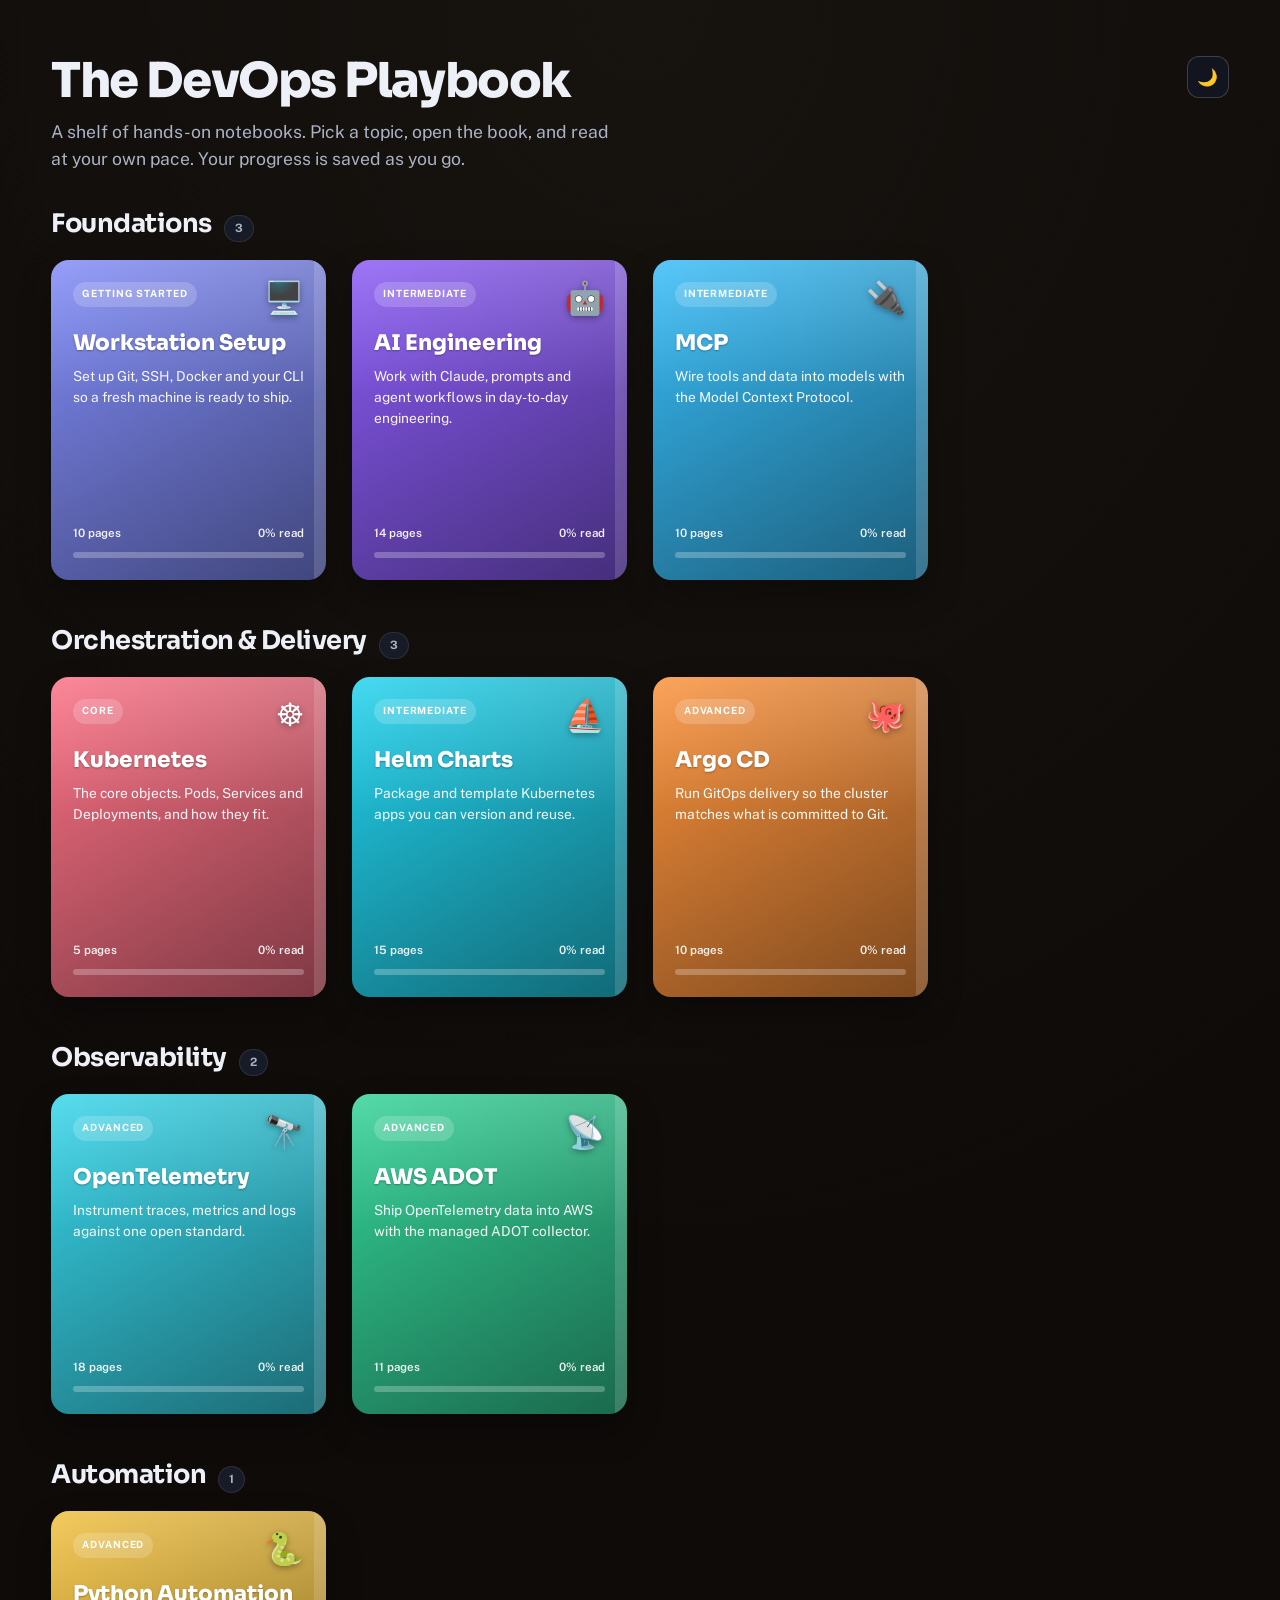
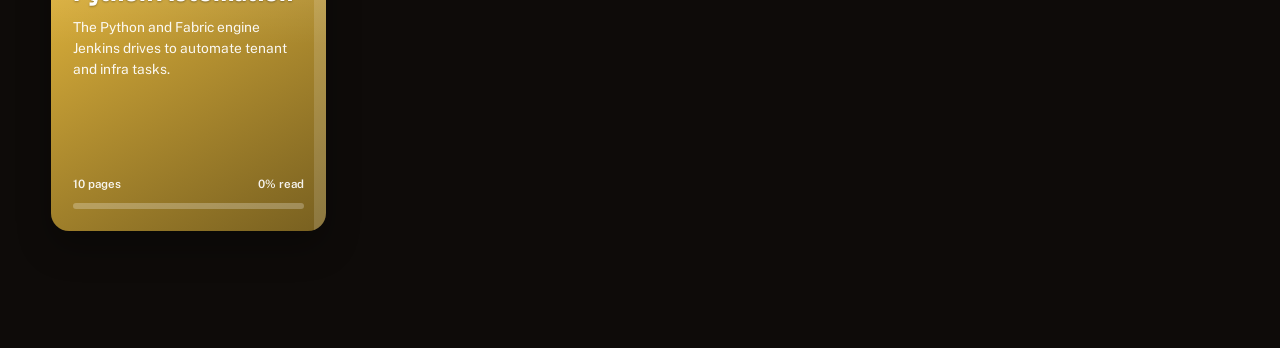
<file: index.html>
<!DOCTYPE html>
<html lang="en" data-theme="dark">
<head>
  <meta charset="UTF-8" />
  <meta name="viewport" content="width=device-width, initial-scale=1.0" />
  <title>The DevOps Playbook</title>
  <script>(function(){try{var t=localStorage.getItem("theme");if(t!=="light"&&t!=="dark")t="dark";document.documentElement.setAttribute("data-theme",t);if(localStorage.getItem("nbPlain")==="1")document.documentElement.classList.add("nb-plain");}catch(e){}})();</script>
  <link rel="preconnect" href="https://fonts.googleapis.com" />
  <link rel="preconnect" href="https://fonts.gstatic.com" crossorigin />
  <link href="https://fonts.googleapis.com/css2?family=Sora:wght@600;700;800&family=Public+Sans:wght@400;500;600;700&family=JetBrains+Mono:wght@400;500;600&family=Permanent+Marker&family=Caveat:wght@600;700&family=Kalam:wght@300;400;700&display=swap" rel="stylesheet" />
  <link rel="stylesheet" href="styles.css?v=34" />
</head>
<body>
<main class="main" id="mainContent">

  <section id="shelf" class="section shelf-section" aria-label="The DevOps Playbook library">
    <div class="lib-inner">

      <header class="lib-header">
        <div>
          <h1 class="lib-title">The DevOps Playbook</h1>
          <p class="lib-subtitle">A shelf of hands-on notebooks. Pick a topic, open the book, and read at your own pace. Your progress is saved as you go.</p>
        </div>
        <button class="lib-theme" data-theme-toggle title="Toggle dark/light mode" aria-label="Toggle dark/light mode">
          <span data-theme-icon>🌙</span>
        </button>
      </header>

      <!-- Every card is rendered from the NB_LIBRARY data structure in script.js. -->
      <div id="libRoot"></div>

    </div>
  </section>

</main>
<script src="script.js?v=34"></script>
</body>
</html>
</file>
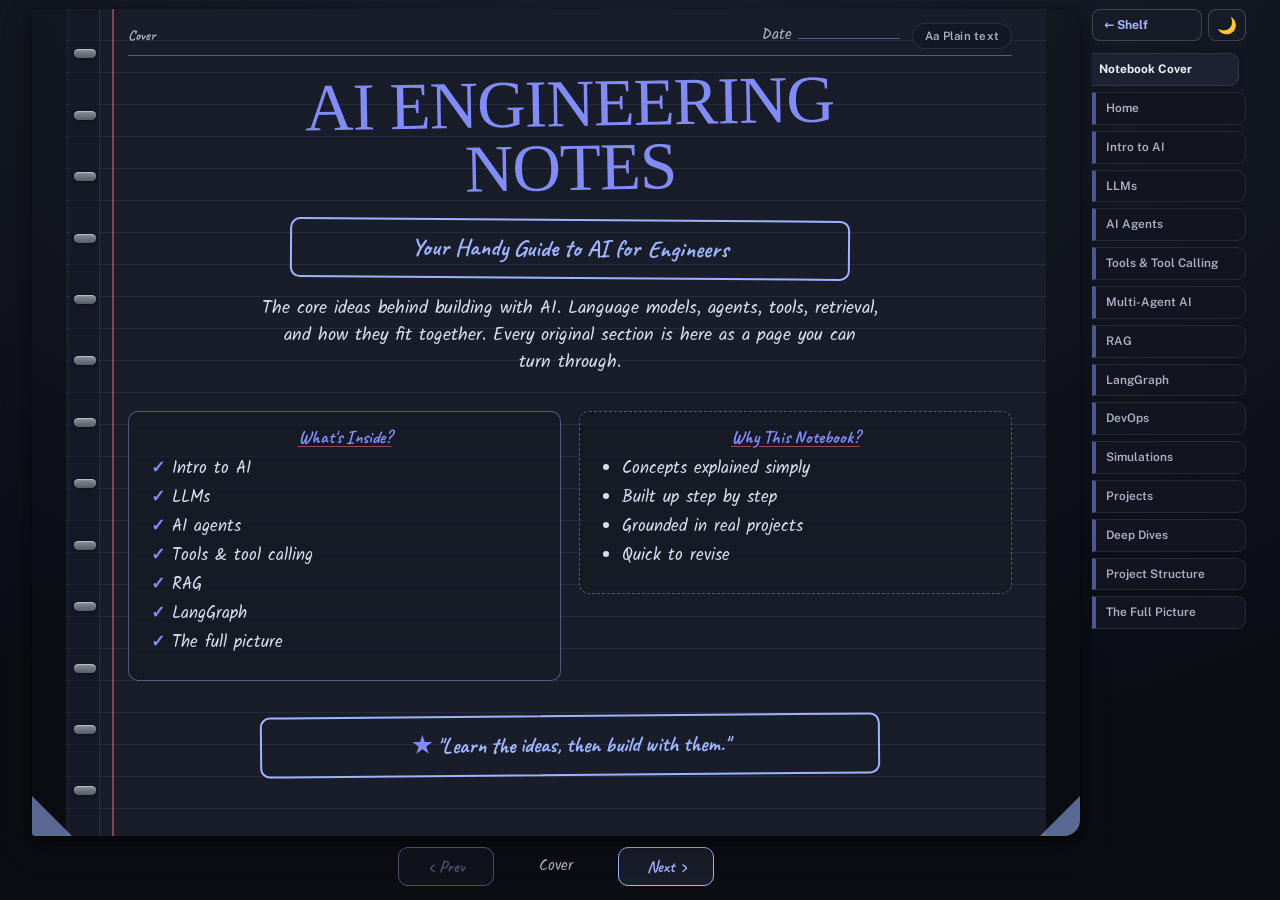
<file: ai.html>
<!DOCTYPE html>
<html lang="en" data-theme="dark">
<head>
  <meta charset="UTF-8" />
  <meta name="viewport" content="width=device-width, initial-scale=1.0" />
  <title>AI Engineering · The DevOps Playbook</title>
  <script>(function(){try{var t=localStorage.getItem("theme");if(t!=="light"&&t!=="dark")t="dark";document.documentElement.setAttribute("data-theme",t);if(localStorage.getItem("nbPlain")==="1")document.documentElement.classList.add("nb-plain");}catch(e){}})();</script>
  <link rel="preconnect" href="https://fonts.googleapis.com" />
  <link rel="preconnect" href="https://fonts.gstatic.com" crossorigin />
  <link href="https://fonts.googleapis.com/css2?family=Sora:wght@600;700;800&family=Public+Sans:wght@400;500;600;700&family=JetBrains+Mono:wght@400;500;600&family=Permanent+Marker&family=Caveat:wght@600;700&family=Kalam:wght@300;400;700&display=swap" rel="stylesheet" />
  <link rel="stylesheet" href="styles.css?v=34" />
</head>
<body>
<main class="main nb-topic-main" id="mainContent">
<section id="nb-ai-cover" data-topic="AI Engineering" class="section nb-section nb-book-section nb-book--ai" aria-roledescription="notebook" aria-label="AI ENGINEERING NOTES notebook">
   <div class="nb-book" data-open="false">
    <div class="nb-stage" tabindex="-1">

     <article data-label="Notebook Cover" class="nb-leaf nb-leaf-cover" role="group" aria-roledescription="page" aria-label="AI ENGINEERING NOTES cover">
    <div class="nb-sheet nb-cover">
      <div class="nb-rings" aria-hidden="true"><i></i><i></i><i></i><i></i><i></i><i></i><i></i><i></i><i></i><i></i><i></i><i></i><i></i></div>
      <button class="nb-plain-toggle" type="button" onclick="toggleNbPlain()" aria-pressed="false">Aa Plain text</button>
      <div class="nb-cover-title">AI ENGINEERING<small>NOTES</small></div>
      <div class="nb-cover-band">Your Handy Guide to AI for Engineers</div>
      <p class="nb-cover-desc">The core ideas behind building with AI. Language models, agents, tools, retrieval, and how they fit together. Every original section is here as a page you can turn through.</p>
      <div class="nb-cols" style="margin-top:20px">
        <div class="nb-box">
          <span class="nb-box-title">What's Inside?</span>
          <ul class="nb-list check"><li>Intro to AI</li><li>LLMs</li><li>AI agents</li><li>Tools &amp; tool calling</li><li>RAG</li><li>LangGraph</li><li>The full picture</li></ul>
        </div>
        <div class="nb-box dash">
          <span class="nb-box-title">Why This Notebook?</span>
          <ul class="nb-list"><li>Concepts explained simply</li><li>Built up step by step</li><li>Grounded in real projects</li><li>Quick to revise</li></ul>
        </div>
      </div>
      <div class="nb-cover-quote"><span class="star">&#9733;</span> "Learn the ideas, then build with them."</div>
    </div>
     </article>

       <article data-label="Home" class="nb-leaf" id="home" role="group" aria-roledescription="page" aria-label="AI ENGINEERING NOTES page 1">
    <div class="nb-sheet nb-page nb-ported">
      <div class="nb-rings" aria-hidden="true"><i></i><i></i><i></i><i></i><i></i><i></i><i></i><i></i><i></i><i></i><i></i><i></i><i></i></div>
      <button class="nb-plain-toggle" type="button" onclick="toggleNbPlain()" aria-pressed="false">Aa Plain text</button>
      <div class="nb-masthead">AI ENGINEERING NOTES</div>
      <div class="nb-pagenum">- Page 1 -</div>

    <canvas id="particleCanvas" class="particle-canvas"></canvas>
    <div class="hero-inner">
      <div class="hero-badge">🚀 Interactive Learning Platform</div>
      <h1 class="hero-title">Manjesh's <span class="grad-text">DevOps Playbook</span></h1>
      <p class="hero-sub">From AI & LangGraph to Helm, ArgoCD, MCP, ADOT — and a fully configured AI-powered workstation.<br>Learn through interactive animations and track your setup progress.</p>
      <div class="hero-btns">
        <a href="#intro-ai" class="btn btn-primary">Start Learning →</a>
        <a href="#simulations" class="btn btn-outline">Try Live Demos</a>
      </div>
      <div class="hero-stats">
        <div class="stat"><span class="stat-n">9</span><span class="stat-l">Core Modules</span></div>
        <div class="stat"><span class="stat-n">6+</span><span class="stat-l">Live Simulations</span></div>
        <div class="stat"><span class="stat-n">6</span><span class="stat-l">DevOps Projects</span></div>
        <div class="stat"><span class="stat-n">8</span><span class="stat-l">Setup Guides</span></div>
      </div>
    </div>

    <!-- Learning path preview -->
    <div class="learning-path-preview">
      <h2 class="lp-heading">Your Learning Journey</h2>
      <div class="lp-cards">
        <div class="lp-card" onclick="scrollTo_('#intro-ai')"><span class="lp-num">01</span><span class="lp-icon">🤖</span><strong>AI Basics</strong><span>What is AI/ML</span></div>
        <div class="lp-arrow">→</div>
        <div class="lp-card" onclick="scrollTo_('#llms')"><span class="lp-num">02</span><span class="lp-icon">📚</span><strong>LLMs</strong><span>How models work</span></div>
        <div class="lp-arrow">→</div>
        <div class="lp-card" onclick="scrollTo_('#agents')"><span class="lp-num">03</span><span class="lp-icon">⚡</span><strong>Agents</strong><span>AI that acts</span></div>
        <div class="lp-arrow">→</div>
        <div class="lp-card lp-highlight" onclick="scrollTo_('#langgraph')"><span class="lp-num">06</span><span class="lp-icon">🕸️</span><strong>LangGraph</strong><span>Build workflows</span></div>
      </div>
    </div>
      </div>
     </article>

  <!-- ══════════════════════ MODULE 01 – INTRO TO AI ══════════════════════ -->
       <article data-label="Intro to AI" class="nb-leaf" id="intro-ai" role="group" aria-roledescription="page" aria-label="AI ENGINEERING NOTES page 2">
    <div class="nb-sheet nb-page nb-ported">
      <div class="nb-rings" aria-hidden="true"><i></i><i></i><i></i><i></i><i></i><i></i><i></i><i></i><i></i><i></i><i></i><i></i><i></i></div>
      <button class="nb-plain-toggle" type="button" onclick="toggleNbPlain()" aria-pressed="false">Aa Plain text</button>
      <div class="nb-masthead">AI ENGINEERING NOTES</div>
      <div class="nb-pagenum">- Page 2 -</div>

    <div class="sec-header">
      <div class="sec-badge">Module 01</div>
      <h2>Introduction to Artificial Intelligence</h2>
      <p class="sec-desc">Let's start from scratch — no buzzwords, just clarity</p>
    </div>

    <!-- ELI5 -->
    <div class="card eli5-card">
      <div class="card-tag-row"><span class="ctag purple">👶 ELI5</span></div>
      <p>Imagine teaching a child to recognise dogs. You show them 1,000 photos and say <em>"that's a dog."</em> After enough photos they start spotting dogs everywhere — even in shapes they've never seen before. <strong>AI does the same thing, with a computer and millions of examples.</strong></p>
    </div>

    <!-- Analogy: Traditional vs AI -->
    <div class="two-col">
      <div class="card">
        <div class="card-tag-row"><span class="ctag blue">🔄 Traditional Programming</span></div>
        <p>You write every rule by hand:</p>
        <div class="code-block">if cpu &gt; 90:<br>&nbsp;&nbsp;alert("High CPU")</div>
        <p class="card-note">Rules break when conditions change</p>
      </div>
      <div class="card card-accent">
        <div class="card-tag-row"><span class="ctag green">🤖 AI Programming</span></div>
        <p>AI learns the rules from data:</p>
        <div class="code-block">model.fit(metrics, labels)<br>model.predict(new_metrics)</div>
        <p class="card-note">Adapts as patterns change</p>
      </div>
    </div>

    <!-- AI Timeline -->
    <div class="card">
      <h3 class="card-title">⏱️ Evolution of AI</h3>
      <div class="timeline">
        <div class="tl-item"><div class="tl-dot"></div><div class="tl-body"><span class="tl-year">1950s</span><strong>Rule-Based AI</strong><p>Explicit if-then rules; expert systems</p></div></div>
        <div class="tl-item"><div class="tl-dot"></div><div class="tl-body"><span class="tl-year">1980s</span><strong>Machine Learning</strong><p>Algorithms learn from data</p></div></div>
        <div class="tl-item"><div class="tl-dot"></div><div class="tl-body"><span class="tl-year">2010s</span><strong>Deep Learning</strong><p>Neural networks — image recognition, speech</p></div></div>
        <div class="tl-item"><div class="tl-dot tl-active"></div><div class="tl-body"><span class="tl-year">2023+</span><strong>Generative AI & Agents</strong><p>LLMs, autonomous agents, tool use</p></div></div>
      </div>
    </div>

    <!-- 4 cards grid -->
    <div class="card-grid-4">
      <div class="card"><div class="ci">🎯</div><h4>Narrow AI</h4><p>Specialised for one task. Spam filter, face recognition, chess bots.</p><span class="tag-pill">Where we are today</span></div>
      <div class="card"><div class="ci">🧠</div><h4>General AI (AGI)</h4><p>Can do any intellectual task a human can. Still theoretical.</p><span class="tag-pill future">Future goal</span></div>
      <div class="card"><div class="ci">📈</div><h4>Machine Learning</h4><p>Subset of AI. Finds patterns in data without explicit rules.</p><span class="tag-pill">Foundation of AI</span></div>
      <div class="card"><div class="ci">🌊</div><h4>Deep Learning</h4><p>Multi-layer neural networks. Powers vision, language, audio.</p><span class="tag-pill">Powers LLMs</span></div>
    </div>

    <!-- DevOps box -->
    <div class="card devops-box">
      <div class="card-tag-row"><span class="ctag orange">🔧 DevOps/SRE Analogy</span></div>
      <p>Think of the AI evolution as your <strong>monitoring stack evolution:</strong></p>
      <div class="devops-stages">
        <div class="ds"><div class="ds-icon">📋</div><strong>Manual Runbook</strong><p>if CPU > 90% → alert (Rule-based AI)</p></div>
        <div class="ds-arr">→</div>
        <div class="ds"><div class="ds-icon">📊</div><strong>ML Anomaly Detection</strong><p>Learns normal baseline, flags outliers (ML)</p></div>
        <div class="ds-arr">→</div>
        <div class="ds ds-highlight"><div class="ds-icon">🤖</div><strong>AI Agent</strong><p>Detects, diagnoses, auto-remediates (Agents)</p></div>
      </div>
    </div>

    <!-- Key takeaways -->
    <div class="takeaways">
      <h3>🎯 Key Takeaways</h3>
      <ul>
        <li>AI learns patterns from data instead of following hand-coded rules</li>
        <li>ML ⊂ AI; Deep Learning ⊂ ML — they are nested subsets</li>
        <li>We're in the era of Narrow AI → Generative AI → Autonomous Agents</li>
        <li><strong>For DevOps:</strong> AI augments your automation — it doesn't replace your expertise</li>
      </ul>
    </div>
      </div>
     </article>

  <!-- ══════════════════════ MODULE 02 – LLMs ══════════════════════ -->
       <article data-label="LLMs" class="nb-leaf" id="llms" role="group" aria-roledescription="page" aria-label="AI ENGINEERING NOTES page 3">
    <div class="nb-sheet nb-page nb-ported">
      <div class="nb-rings" aria-hidden="true"><i></i><i></i><i></i><i></i><i></i><i></i><i></i><i></i><i></i><i></i><i></i><i></i><i></i></div>
      <button class="nb-plain-toggle" type="button" onclick="toggleNbPlain()" aria-pressed="false">Aa Plain text</button>
      <div class="nb-masthead">AI ENGINEERING NOTES</div>
      <div class="nb-pagenum">- Page 3 -</div>

    <div class="sec-header">
      <div class="sec-badge">Module 02</div>
      <h2>Understanding Large Language Models</h2>
      <p class="sec-desc">The brain behind ChatGPT, Claude, Gemini — and your future AI tools</p>
    </div>

    <div class="card eli5-card">
      <div class="card-tag-row"><span class="ctag purple">👶 ELI5</span></div>
      <p>Imagine reading every book, article, StackOverflow post and GitHub repo ever written. After that you'd be incredible at predicting what word comes next in any sentence. That's essentially what an LLM does — trained on <em>massive</em> text, it predicts the next token, over and over, until it produces an answer.</p>
    </div>

    <!-- Transformer architecture visual -->
    <div class="card">
      <h3 class="card-title">🏗️ How an LLM Processes Your Prompt</h3>
      <div class="transformer-flow">
        <div class="tf-step tf-input"><div class="tf-icon">⌨️</div><strong>Your Prompt</strong><code>"Fix the crash"</code></div>
        <div class="tf-arrow">→</div>
        <div class="tf-step tf-tokenize"><div class="tf-icon">✂️</div><strong>Tokenise</strong><code>["Fix","the","crash"]</code></div>
        <div class="tf-arrow">→</div>
        <div class="tf-step tf-embed"><div class="tf-icon">🔢</div><strong>Embed</strong><code>[0.2, 0.8, 0.1…]</code></div>
        <div class="tf-arrow">→</div>
        <div class="tf-step tf-attn"><div class="tf-icon">👁️</div><strong>Attention</strong><code>Context understood</code></div>
        <div class="tf-arrow">→</div>
        <div class="tf-step tf-output"><div class="tf-icon">💬</div><strong>Generate</strong><code>"Restart the pod…"</code></div>
      </div>
    </div>

    <!-- Token prediction interactive -->
    <div class="card">
      <h3 class="card-title">🎯 Interactive: Next-Token Prediction</h3>
      <p class="card-sub">See how LLMs pick the next word — click the most likely token:</p>
      <div class="token-demo">
        <div class="token-sentence" id="tokenSentence">The Kubernetes pod is in <span class="cursor-blink">|</span></div>
        <div class="token-choices" id="tokenChoices">
          <button class="tchoice" onclick="pickToken(this,'CrashLoopBackOff',82)">CrashLoopBackOff <span class="tprob">82%</span></button>
          <button class="tchoice" onclick="pickToken(this,'Running',10)">Running <span class="tprob">10%</span></button>
          <button class="tchoice" onclick="pickToken(this,'Pending',5)">Pending <span class="tprob">5%</span></button>
          <button class="tchoice" onclick="pickToken(this,'Error',3)">Error <span class="tprob">3%</span></button>
        </div>
        <div id="tokenResult" class="token-result"></div>
      </div>
    </div>

    <!-- LLM stages -->
    <div class="card-grid-4">
      <div class="card"><div class="ci">📖</div><h4>Pre-training</h4><p>Trained on billions of text documents from the internet, books, code.</p><span class="tag-pill">Learns language</span></div>
      <div class="card"><div class="ci">🎯</div><h4>Fine-tuning</h4><p>Specialised on curated datasets for a specific domain or behaviour.</p><span class="tag-pill">Specialises</span></div>
      <div class="card"><div class="ci">⚖️</div><h4>RLHF</h4><p>Reinforcement Learning from Human Feedback — makes it helpful, honest.</p><span class="tag-pill">Aligns values</span></div>
      <div class="card"><div class="ci">🚀</div><h4>Inference</h4><p>The model you use via API. Takes prompt → generates tokens → returns response.</p><span class="tag-pill">What you call</span></div>
    </div>

    <!-- Limitations -->
    <div class="card warn-card">
      <h3 class="card-title">⚠️ LLM Limitations (And How to Fix Them)</h3>
      <div class="limits-grid">
        <div class="limit-item"><span class="li-icon">📅</span><strong>Knowledge Cutoff</strong><p>Doesn't know events after training date</p><span class="fix-tag">Fix: RAG</span></div>
        <div class="limit-item"><span class="li-icon">🔮</span><strong>Hallucination</strong><p>Confidently states false facts</p><span class="fix-tag">Fix: RAG + validation</span></div>
        <div class="limit-item"><span class="li-icon">📦</span><strong>Context Limit</strong><p>Can only "see" limited text at once</p><span class="fix-tag">Fix: chunking + memory</span></div>
        <div class="limit-item"><span class="li-icon">🔒</span><strong>No Live Data</strong><p>Cannot query APIs or databases</p><span class="fix-tag">Fix: Agents + tools</span></div>
      </div>
    </div>

    <div class="takeaways">
      <h3>🎯 Key Takeaways</h3>
      <ul>
        <li>LLMs predict the next token based on patterns learned from massive text data</li>
        <li>They are powerful text generators but have real limitations</li>
        <li>RAG (Module 05) fixes the "no live data" and "knowledge cutoff" problems</li>
        <li><strong>For DevOps:</strong> LLMs can read logs, write runbooks, generate Terraform, explain Helm charts</li>
      </ul>
    </div>

    <!-- Token cost & API reality -->
    <div class="card" style="border:1px solid color-mix(in srgb, var(--accent) 42%, transparent)">
      <div class="card-tag-row"><span class="ctag focus">💰 Real World</span><span class="ctag orange">Cost Awareness</span></div>
      <h3 class="card-title" style="margin-top:8px">Tokens, Cost & API Reality — What Nobody Tells You</h3>
      <p class="card-sub">Before you build anything, understand what you're actually paying for.</p>
      <div class="two-col">
        <div>
          <h4 style="font-size:0.85rem;margin-bottom:10px;color:var(--txt2)">What is a token?</h4>
          <div class="code-block" style="font-size:0.78rem"><span class="cmt"># ~1 token ≈ 4 characters ≈ ¾ of a word
# "CrashLoopBackOff" = 4–5 tokens
# 1,000 tokens ≈ 750 words ≈ 1.5 pages

# What you send to the API:
{
  "messages": [
    {"role":"system", "content":"You are an SRE..."},
    {"role":"user",   "content":"Why is my pod failing?"}
  ]
}

# Tokens counted:  system prompt + user msg
#                + model response
# = total billed tokens</span></div>
        </div>
        <div>
          <h4 style="font-size:0.85rem;margin-bottom:10px;color:var(--txt2)">Rough cost guide (GPT-4o, Mar 2026)</h4>
          <table class="helm-table" style="font-size:0.78rem">
            <thead><tr><th>Use case</th><th>Tokens/call</th><th>Cost</th></tr></thead>
            <tbody>
              <tr><td>Simple Q&A</td><td>~500</td><td>~$0.001</td></tr>
              <tr><td>Log analysis</td><td>~3,000</td><td>~$0.006</td></tr>
              <tr><td>ReAct agent (5 steps)</td><td>~8,000</td><td>~$0.016</td></tr>
              <tr><td>RAG with docs</td><td>~5,000</td><td>~$0.010</td></tr>
              <tr><td>Multi-agent RCA</td><td>~25,000</td><td>~$0.050</td></tr>
            </tbody>
          </table>
          <p style="font-size:0.74rem;color:var(--txt2);margin-top:8px">💡 <strong>DevOps tip:</strong> 1000 incidents/day × $0.016 = $16/day = $480/month. Cheaper than one on-call engineer's overnight shift. Always add token tracking to your production agents.</p>
        </div>
      </div>
      <div class="code-block" style="margin-top:12px;font-size:0.78rem"><span class="cmt"># Track tokens in your LangGraph agents</span>
response = llm.invoke(messages)
print(f"Tokens used: {response.usage_metadata}")
<span class="cmt"># → {'input_tokens': 1240, 'output_tokens': 380, 'total_tokens': 1620}</span>

<span class="cmt"># Context window limits (how much you can send in one call):</span>
<span class="cmt"># GPT-4o:        128,000 tokens (~300 pages of text)</span>
<span class="cmt"># Claude 3.5:    200,000 tokens (~450 pages of text)</span>
<span class="cmt"># Gemini 1.5:  1,000,000 tokens — 1 MILLION tokens</span>
<span class="cmt"># → Paste entire log files, entire codebases directly into the prompt</span></div>
    </div>
      </div>
     </article>

  <!-- ══════════════════════ MODULE 03 – AI AGENTS ══════════════════════ -->
       <article data-label="AI Agents" class="nb-leaf" id="agents" role="group" aria-roledescription="page" aria-label="AI ENGINEERING NOTES page 4">
    <div class="nb-sheet nb-page nb-ported">
      <div class="nb-rings" aria-hidden="true"><i></i><i></i><i></i><i></i><i></i><i></i><i></i><i></i><i></i><i></i><i></i><i></i><i></i></div>
      <button class="nb-plain-toggle" type="button" onclick="toggleNbPlain()" aria-pressed="false">Aa Plain text</button>
      <div class="nb-masthead">AI ENGINEERING NOTES</div>
      <div class="nb-pagenum">- Page 4 -</div>

    <div class="sec-header">
      <div class="sec-badge">Module 03</div>
      <h2>AI Agents — Deep Dive</h2>
      <p class="sec-desc">From simple loops to self-correcting, planning, multi-step reasoning agents</p>
    </div>

    <!-- Level indicator -->
    <div class="depth-bar">
      <span class="depth-item active">🟢 Beginner</span>
      <span class="depth-sep">→</span>
      <span class="depth-item active">🔵 Conceptual</span>
      <span class="depth-sep">→</span>
      <span class="depth-item active">🟠 Practical</span>
      <span class="depth-sep">→</span>
      <span class="depth-item">🔴 Architecture</span>
    </div>

    <div class="card eli5-card">
      <div class="card-tag-row"><span class="ctag purple">👶 ELI5</span></div>
      <p>A regular LLM is a brilliant person in a sealed room — they can answer questions but can't act. An AI Agent is the same person with a <strong>phone, a laptop, and the ability to use tools</strong>. They can search the web, run bash commands, call Kubernetes APIs, read log files, and send Slack messages. They accomplish <em>goals</em>, not just answer questions — and they loop until the task is done.</p>
    </div>

    <!-- What makes an agent -->
    <div class="card">
      <h3 class="card-title">🧱 What Makes an Agent?</h3>
      <div class="agent-components">
        <div class="ac-item"><span class="ac-icon">🧠</span><strong>LLM</strong><p>The reasoning engine — decides what to do next</p></div>
        <div class="ac-plus">+</div>
        <div class="ac-item"><span class="ac-icon">🔨</span><strong>Tools</strong><p>Functions the LLM can call to take real actions</p></div>
        <div class="ac-plus">+</div>
        <div class="ac-item"><span class="ac-icon">💾</span><strong>Memory</strong><p>Keeps track of previous steps and context</p></div>
        <div class="ac-plus">+</div>
        <div class="ac-item"><span class="ac-icon">🎯</span><strong>Goal</strong><p>The task to accomplish — drives the loop</p></div>
        <div class="ac-eq">=</div>
        <div class="ac-item ac-result"><span class="ac-icon">🤖</span><strong>Agent</strong><p>Autonomous problem solver</p></div>
      </div>
    </div>

    <!-- Four agent type tabs -->
    <div class="card">
      <h3 class="card-title">🏗️ Four Major Agent Architectures</h3>
      <p class="card-sub">Each architecture is suited for different complexity levels and tasks:</p>
      <div class="agent-type-tabs">
        <button class="atype-tab active" onclick="showAgentType('react')">⚡ ReAct</button>
        <button class="atype-tab" onclick="showAgentType('reflection')">🪞 Reflection</button>
        <button class="atype-tab" onclick="showAgentType('reflexion')">🔄 Reflexion</button>
        <button class="atype-tab" onclick="showAgentType('planexec')">📋 Plan-and-Execute</button>
      </div>

      <!-- ReAct -->
      <div class="atype-panel" id="atype-react">
        <div class="atype-header">
          <div class="atype-title-row">
            <span class="atype-badge react-badge">ReAct</span>
            <h4>Reasoning + Acting — The Foundation</h4>
          </div>
          <p>ReAct interleaves <strong>reasoning traces</strong> (thinking out loud) with <strong>tool actions</strong>. The LLM writes its thought process, picks a tool, gets the result, thinks again. This loop continues until the answer is found. It's the most common agent pattern.</p>
        </div>
        <div class="atype-flow">
          <div class="af-step af-thought"><span class="af-icon">💭</span><strong>Thought</strong><p>LLM reasons about what to do next</p></div>
          <div class="af-arrow">→</div>
          <div class="af-step af-action"><span class="af-icon">⚡</span><strong>Action</strong><p>Calls a tool with specific input</p></div>
          <div class="af-arrow">→</div>
          <div class="af-step af-observe"><span class="af-icon">👀</span><strong>Observation</strong><p>Receives tool output back</p></div>
          <div class="af-arrow loop-back">↺ repeat</div>
        </div>
        <div class="atype-trace">
          <div class="trace-label">📜 Real ReAct Trace (K8s Incident)</div>
          <div class="trace-body">
            <div class="trace-thought">💭 <strong>Thought:</strong> I need to investigate why the api-server pod is restarting. Let me check its logs first.</div>
            <div class="trace-action">⚡ <strong>Action:</strong> run_kubectl("logs api-server-9xf2k --previous -n production")</div>
            <div class="trace-obs">👀 <strong>Observation:</strong> "FATAL: Killed process 1 (java) total-vm:2097152kB, anon-rss:256120kB — OOMKilled"</div>
            <div class="trace-thought">💭 <strong>Thought:</strong> The pod was OOMKilled. Memory limit is too low. Let me check what the current limit is.</div>
            <div class="trace-action">⚡ <strong>Action:</strong> run_kubectl("get pod api-server-9xf2k -o jsonpath='{.spec.containers[0].resources}'")</div>
            <div class="trace-obs">👀 <strong>Observation:</strong> {"limits": {"memory": "256Mi"}, "requests": {"memory": "128Mi"}}</div>
            <div class="trace-thought">💭 <strong>Thought:</strong> Memory limit is 256Mi but process was using 256MB+ before being killed. Need to increase limit to at least 512Mi. I'll patch the deployment.</div>
            <div class="trace-action">⚡ <strong>Action:</strong> patch_deployment("api-server", {"memory_limit": "512Mi"})</div>
            <div class="trace-obs">👀 <strong>Observation:</strong> "deployment.apps/api-server patched successfully. Rollout in progress."</div>
            <div class="trace-thought">💭 <strong>Thought:</strong> Fix applied. I should verify the pod is now running and create a ticket.</div>
            <div class="trace-action">⚡ <strong>Action:</strong> create_ticket("OOMKilled: api-server memory limit increased 256Mi→512Mi. Root cause: JVM heap growth.")</div>
            <div class="trace-final">✅ <strong>Final Answer:</strong> Root cause identified: OOMKilled due to insufficient memory limit (256Mi). Applied fix: increased to 512Mi. Pod is now Running. Ticket PLAT-2849 created.</div>
          </div>
        </div>
        <div class="atype-when">
          <strong>Use ReAct when:</strong> You have a clear goal, the task needs tool use, and the steps aren't fully predictable in advance.
          <strong>Limitation:</strong> Can get stuck in loops or make mistakes without self-correction.
        </div>
      </div>

      <!-- Reflection -->
      <div class="atype-panel hidden" id="atype-reflection">
        <div class="atype-header">
          <div class="atype-title-row">
            <span class="atype-badge reflection-badge">Reflection</span>
            <h4>Generate → Critique → Revise Loop</h4>
          </div>
          <p>A Reflection agent has <strong>two roles in one</strong> (or two separate LLM calls): a <em>Generator</em> that produces output, and a <em>Critic</em> that evaluates and suggests improvements. The loop runs until the output meets quality standards.</p>
        </div>
        <div class="atype-flow">
          <div class="af-step af-generate"><span class="af-icon">✍️</span><strong>Generate</strong><p>Produce initial output</p></div>
          <div class="af-arrow">→</div>
          <div class="af-step af-critique"><span class="af-icon">🔍</span><strong>Critique</strong><p>Self-evaluate quality</p></div>
          <div class="af-arrow">→</div>
          <div class="af-step af-revise"><span class="af-icon">✏️</span><strong>Revise</strong><p>Improve based on critique</p></div>
          <div class="af-arrow loop-back">↺ until quality met</div>
        </div>
        <div class="atype-trace">
          <div class="trace-label">📜 Reflection Agent: Runbook Writer</div>
          <div class="trace-body">
            <div class="trace-action">✍️ <strong>Generate (attempt 1):</strong> "If pod crashes, restart it."</div>
            <div class="trace-thought">🔍 <strong>Critique:</strong> This runbook is too vague. Missing: how to diagnose the crash reason, specific kubectl commands, escalation path, monitoring steps. Grade: 3/10</div>
            <div class="trace-action">✏️ <strong>Revise (attempt 2):</strong> Added kubectl commands, error type matrix, escalation steps...</div>
            <div class="trace-thought">🔍 <strong>Critique:</strong> Better. Still missing: rollback procedure, impact assessment, post-mortem template. Grade: 7/10</div>
            <div class="trace-action">✏️ <strong>Revise (attempt 3):</strong> Full runbook with all sections...</div>
            <div class="trace-thought">🔍 <strong>Critique:</strong> Comprehensive. All sections present. Clear commands. Good escalation. Grade: 9/10 — acceptable.</div>
            <div class="trace-final">✅ Output accepted after 3 reflection cycles. Quality score: 9/10</div>
          </div>
        </div>
        <div class="atype-when">
          <strong>Use Reflection when:</strong> Output quality matters more than speed. Content generation, code review, documentation writing.
          <strong>DevOps use:</strong> Auto-generating runbooks, post-mortems, architecture decision records (ADRs).
        </div>
      </div>

      <!-- Reflexion -->
      <div class="atype-panel hidden" id="atype-reflexion">
        <div class="atype-header">
          <div class="atype-title-row">
            <span class="atype-badge reflexion-badge">Reflexion</span>
            <h4>Reflection + External Grounding + Memory</h4>
          </div>
          <p>Reflexion extends Reflection by adding <strong>external evaluation</strong> (running tests, checking metrics) and <strong>episodic memory</strong> — the agent remembers what failed before and avoids repeating mistakes across multiple attempts.</p>
        </div>
        <div class="atype-flow reflexion-flow">
          <div class="af-step af-actor"><span class="af-icon">🎭</span><strong>Actor</strong><p>Generates response using memory of past failures</p></div>
          <div class="af-arrow">→</div>
          <div class="af-step af-evaluate"><span class="af-icon">🧪</span><strong>Evaluator</strong><p>Tests output externally (runs tests, checks accuracy)</p></div>
          <div class="af-arrow">→</div>
          <div class="af-step af-reflect"><span class="af-icon">💡</span><strong>Self-Reflect</strong><p>Analyses failure, writes lesson to memory</p></div>
          <div class="af-arrow loop-back">↺ retry with memory</div>
        </div>
        <div class="atype-trace">
          <div class="trace-label">📜 Reflexion Agent: Terraform Fix</div>
          <div class="trace-body">
            <div class="trace-action">🎭 <strong>Actor (attempt 1):</strong> Writes Terraform to create S3 bucket with wrong region format</div>
            <div class="trace-obs">🧪 <strong>Evaluator:</strong> terraform validate → Error: "region" must be string like "us-east-1", not "us-east". Test FAILED.</div>
            <div class="trace-thought">💡 <strong>Self-Reflect:</strong> I used wrong region format. Lesson stored in memory: "AWS region must include full name e.g. us-east-1 not us-east"</div>
            <div class="trace-action">🎭 <strong>Actor (attempt 2, with memory):</strong> Rewrites Terraform with correct region — also recalls another memory: "S3 bucket names must be globally unique"</div>
            <div class="trace-obs">🧪 <strong>Evaluator:</strong> terraform validate → ✅ Success. terraform plan → ✅ Creates 1 resource.</div>
            <div class="trace-final">✅ Passed after 2 attempts. Memory updated with 2 lessons for future use.</div>
          </div>
        </div>
        <div class="atype-when">
          <strong>Use Reflexion when:</strong> Tasks have external feedback (tests, compilers, APIs). Agent needs to learn across attempts.
          <strong>DevOps use:</strong> IaC generation with validation, script writing with test suites, config generation.
        </div>
      </div>

      <!-- Plan-and-Execute -->
      <div class="atype-panel hidden" id="atype-planexec">
        <div class="atype-header">
          <div class="atype-title-row">
            <span class="atype-badge planexec-badge">Plan-and-Execute</span>
            <h4>Think First, Then Act — More Efficient Than ReAct</h4>
          </div>
          <p>Instead of deciding the next action one step at a time (like ReAct), a Plan-and-Execute agent <strong>creates a full plan upfront</strong> using a Planner LLM, then executes each step. A Replanner re-evaluates if something unexpected happens.</p>
        </div>
        <div class="atype-flow">
          <div class="af-step af-plan"><span class="af-icon">📋</span><strong>Planner</strong><p>Generate full multi-step plan from goal</p></div>
          <div class="af-arrow">→</div>
          <div class="af-step af-execute"><span class="af-icon">⚡</span><strong>Executor</strong><p>Run each step of the plan</p></div>
          <div class="af-arrow">→</div>
          <div class="af-step af-replan"><span class="af-icon">🔄</span><strong>Replanner</strong><p>Adapt plan if step failed or new info found</p></div>
        </div>
        <div class="atype-trace">
          <div class="trace-label">📜 Plan-and-Execute: Cloud Cost Investigation</div>
          <div class="trace-body">
            <div class="trace-thought">📋 <strong>Planner:</strong> Goal is "reduce AWS costs by 20%". My plan:
  Step 1: Get cost breakdown by service (Cost Explorer API)
  Step 2: Identify top 3 cost drivers
  Step 3: For each: analyse usage patterns (CloudWatch)
  Step 4: Generate specific optimisation recommendations
  Step 5: Create Terraform PR with changes</div>
            <div class="trace-action">⚡ <strong>Execute Step 1:</strong> cost_explorer.get_cost(last_30_days) → EC2: $12k, RDS: $3k, S3: $900</div>
            <div class="trace-action">⚡ <strong>Execute Step 2:</strong> Top 3: EC2 (72%), RDS (18%), S3 (5%)</div>
            <div class="trace-action">⚡ <strong>Execute Step 3:</strong> CloudWatch CPU avg → 14 instances under 5% utilisation</div>
            <div class="trace-obs">🔄 <strong>Replanner:</strong> Step 3 found 14 idle instances (unexpected). Updating plan: Add step 3b — verify instances aren't needed for scheduled jobs before marking for termination.</div>
            <div class="trace-action">⚡ <strong>Execute Step 3b:</strong> Check CloudWatch scheduled tasks → 2 instances needed for nightly backups, 12 can be terminated</div>
            <div class="trace-final">✅ Plan complete with one replan event. Savings identified: $4,200/month. Terraform PR created.</div>
          </div>
        </div>
        <div class="atype-when">
          <strong>Use Plan-and-Execute when:</strong> Tasks are long, complex, and have many steps. Better cost efficiency vs ReAct — Planner uses expensive model once, Executor uses cheaper model for each step.
          <strong>DevOps use:</strong> Multi-phase incident investigation, complex change management workflows.
        </div>
      </div>
    </div>

    <!-- Live ReAct demo -->
    <div class="card">
      <h3 class="card-title">🔄 Live ReAct Agent — Animated Demo</h3>
      <p class="card-sub">Watch the Think → Act → Observe loop execute on a K8s incident:</p>
      <div class="agent-loop-wrapper">
        <div class="agent-loop" id="agentLoopViz">
          <div class="al-node al-think" id="alThink"><span class="al-icon">🧠</span><strong>Think</strong><span class="al-sub">Reason about next step</span></div>
          <div class="al-connector">→</div>
          <div class="al-node al-act" id="alAct"><span class="al-icon">⚡</span><strong>Act</strong><span class="al-sub">Call a tool</span></div>
          <div class="al-connector">→</div>
          <div class="al-node al-observe" id="alObserve"><span class="al-icon">👀</span><strong>Observe</strong><span class="al-sub">Process result</span></div>
        </div>
        <button class="btn btn-primary" onclick="runAgentLoop()" id="agentLoopBtn">▶ Run Agent</button>
        <div class="al-log" id="agentLog"><p class="log-hint">Click "Run Agent" to watch a DevOps incident agent think through a real problem…</p></div>
      </div>
    </div>

    <!-- Agent type comparison table -->
    <div class="card">
      <h3 class="card-title">⚖️ When to Use Which Agent Architecture</h3>
      <div class="comp-table agent-comp">
        <div class="ct-header ct-5col"><span>Architecture</span><span>Complexity</span><span>Self-Correction</span><span>Best For</span><span>DevOps Example</span></div>
        <div class="ct-row ct-5col"><span><strong>ReAct</strong></span><span class="yes">Medium</span><span class="no">❌ None</span><span>Tool-using tasks</span><span>Incident investigation</span></div>
        <div class="ct-row ct-5col"><span><strong>Reflection</strong></span><span class="yes">Medium</span><span class="yes">✅ Self-critique</span><span>Content quality</span><span>Runbook generation</span></div>
        <div class="ct-row ct-5col"><span><strong>Reflexion</strong></span><span class="no">High</span><span class="yes">✅ With memory</span><span>Code/config gen</span><span>Terraform writing</span></div>
        <div class="ct-row ct-5col"><span><strong>Plan-and-Execute</strong></span><span class="no">High</span><span class="yes">✅ Replanner</span><span>Long multi-step tasks</span><span>Cost optimisation</span></div>
      </div>
    </div>

    <div class="takeaways">
      <h3>🎯 Key Takeaways</h3>
      <ul>
        <li>Agent = LLM + Tools + Memory + Goal — it loops until the task is done</li>
        <li><strong>ReAct</strong>: Most common. Interleaves reasoning with tool calls. Good starting point.</li>
        <li><strong>Reflection / Reflexion</strong>: Self-correcting. Adds critique and revision loops for quality output.</li>
        <li><strong>Plan-and-Execute</strong>: Efficient for complex tasks. Plans upfront, executes cheaply, replans on surprises.</li>
        <li><strong>For DevOps:</strong> Start with ReAct agents, use Plan-and-Execute for multi-phase investigations</li>
      </ul>
    </div>

    <!-- Failure scenarios — what happens when things go wrong -->
    <div class="card" style="border:1px solid color-mix(in srgb, var(--red) 42%, transparent)">
      <div class="card-tag-row"><span class="ctag red">🚨 Failure Modes</span><span class="ctag orange">What Nobody Shows You</span></div>
      <h3 class="card-title" style="margin-top:8px">When Agents Go Wrong — And How to Handle It</h3>
      <p class="card-sub">Real agents fail constantly. Here's every failure mode and the production fix.</p>
      <div class="helm-table-wrap" style="margin-top:10px">
        <table class="helm-table">
          <thead><tr><th>Failure Mode</th><th>What Happens</th><th>Production Fix</th></tr></thead>
          <tbody>
            <tr>
              <td><strong>Infinite loop</strong></td>
              <td>Agent keeps calling the same tool, never reaches a conclusion</td>
              <td>Set <code>recursion_limit=25</code> in LangGraph — raises <code>GraphRecursionError</code> after N steps</td>
            </tr>
            <tr>
              <td><strong>Tool error</strong></td>
              <td>kubectl returns non-zero exit, Prometheus returns 500 — agent sees raw error</td>
              <td>Wrap tools with try/except, return structured error: <code>{"error": "pod not found", "suggestion": "check namespace"}</code> — LLM can reason on it</td>
            </tr>
            <tr>
              <td><strong>Hallucination</strong></td>
              <td>LLM invents a pod name, namespace, or metric that doesn't exist</td>
              <td>Always validate tool input against real K8s resources before executing. Add a Reflexion critique node.</td>
            </tr>
            <tr>
              <td><strong>Wrong tool chosen</strong></td>
              <td>Agent calls <code>restart_deployment</code> when it should have called <code>get_logs</code> first</td>
              <td>Add <strong>Human-in-the-Loop</strong> approval gate before any destructive action. Use LangGraph <code>interrupt()</code>.</td>
            </tr>
            <tr>
              <td><strong>Context window overflow</strong></td>
              <td>Long log files + tool history fills the 128K context — API returns 400 error</td>
              <td>Summarise tool outputs before adding to state. Use <code>trim_messages()</code> to prune old history.</td>
            </tr>
            <tr>
              <td><strong>Rate limiting</strong></td>
              <td>100 parallel incidents hit OpenAI API limit — 429 Too Many Requests</td>
              <td>Add exponential backoff + jitter. Use semaphore to cap concurrent agent threads.</td>
            </tr>
          </tbody>
        </table>
      </div>
      <div class="code-block" style="margin-top:12px;font-size:0.78rem"><span class="cmt"># Safe tool wrapper pattern — every tool should look like this</span>
<span class="kw">@tool</span>
<span class="kw">def</span> get_pod_logs(pod_name: str, namespace: str = <span class="str">"default"</span>) -> str:
    <span class="str">"""Get the last 50 lines of logs from a Kubernetes pod."""</span>
    <span class="kw">try</span>:
        result = subprocess.run(
            [<span class="str">"kubectl"</span>, <span class="str">"logs"</span>, pod_name, <span class="str">"-n"</span>, namespace, <span class="str">"--tail=50"</span>],
            capture_output=<span class="num">True</span>, text=<span class="num">True</span>, timeout=<span class="num">10</span>
        )
        <span class="kw">if</span> result.returncode != <span class="num">0</span>:
            <span class="cmt"># Return structured error — LLM reasons on this, not a raw exception</span>
            <span class="kw">return</span> f<span class="str">"ERROR: {result.stderr}. Try: kubectl get pods -n {namespace}"</span>
        <span class="kw">return</span> result.stdout[:<span class="num">4000</span>]  <span class="cmt"># trim to avoid context overflow</span>
    <span class="kw">except</span> subprocess.TimeoutExpired:
        <span class="kw">return</span> <span class="str">"ERROR: kubectl timed out after 10s. Cluster may be unreachable."</span></div>
    </div>
      </div>
     </article>

  <!-- ══════════════════════ MODULE 03.5 – TOOLS ══════════════════════ -->
       <article data-label="Tools & Tool Calling" class="nb-leaf" id="tools" role="group" aria-roledescription="page" aria-label="AI ENGINEERING NOTES page 5">
    <div class="nb-sheet nb-page nb-ported">
      <div class="nb-rings" aria-hidden="true"><i></i><i></i><i></i><i></i><i></i><i></i><i></i><i></i><i></i><i></i><i></i><i></i><i></i></div>
      <button class="nb-plain-toggle" type="button" onclick="toggleNbPlain()" aria-pressed="false">Aa Plain text</button>
      <div class="nb-masthead">AI ENGINEERING NOTES</div>
      <div class="nb-pagenum">- Page 5 -</div>

    <div class="sec-header">
      <div class="sec-badge">Module 03.5</div>
      <h2>Tools &amp; Tool Calling</h2>
      <p class="sec-desc">The hands of an AI agent — how LLMs take real actions in the world</p>
    </div>

    <div class="depth-bar">
      <span class="depth-item active">🟢 Beginner</span>
      <span class="depth-sep">→</span>
      <span class="depth-item active">🔵 Conceptual</span>
      <span class="depth-sep">→</span>
      <span class="depth-item active">🟠 Practical</span>
      <span class="depth-sep">→</span>
      <span class="depth-item active">🔴 Architecture</span>
    </div>

    <div class="card eli5-card">
      <div class="card-tag-row"><span class="ctag purple">👶 ELI5</span></div>
      <p>A tool is just a <strong>Python function the AI is allowed to call</strong>. The AI sees the function's name, description, and what parameters it takes — but not the code. When it decides to use a tool, it says "call <code>query_prometheus</code> with argument <code>'cpu_usage > 90'</code>". Your system runs the function and sends the result back to the AI.</p>
    </div>

    <!-- Tool schema -->
    <div class="card">
      <h3 class="card-title">🔩 Anatomy of a Tool — The Schema</h3>
      <p class="card-sub">This is what the LLM actually sees for each tool (JSON Schema):</p>
      <div class="two-col">
        <div>
          <div class="cb-header"><span class="cb-lang">Python</span><span class="cb-title">Define a Tool</span></div>
          <pre class="cb-code"><span class="kw">from</span> langchain_core.tools <span class="kw">import</span> tool

<span class="decorator">@tool</span>
<span class="kw">def</span> <span class="fn">query_prometheus</span>(query: <span class="typ">str</span>) -> <span class="typ">str</span>:
    <span class="str">"""Query Prometheus metrics API.

    Args:
        query: A valid PromQL expression
    Returns:
        The metric result as a string
    """</span>
    result = prometheus.query(query)
    <span class="kw">return</span> <span class="fn">str</span>(result)</pre>
        </div>
        <div>
          <div class="cb-header"><span class="cb-lang">JSON Schema</span><span class="cb-title">What the LLM sees</span></div>
          <pre class="cb-code">{
  <span class="str">"name"</span>: <span class="str">"query_prometheus"</span>,
  <span class="str">"description"</span>: <span class="str">"Query Prometheus metrics API.
    Args: query: A valid PromQL expression
    Returns: The metric result"</span>,
  <span class="str">"parameters"</span>: {
    <span class="str">"type"</span>: <span class="str">"object"</span>,
    <span class="str">"properties"</span>: {
      <span class="str">"query"</span>: {
        <span class="str">"type"</span>: <span class="str">"string"</span>,
        <span class="str">"description"</span>: <span class="str">"A valid PromQL expression"</span>
      }
    },
    <span class="str">"required"</span>: [<span class="str">"query"</span>]
  }
}</pre>
        </div>
      </div>
      <div class="info-banner">💡 The <strong>description is critical</strong> — it's how the LLM decides <em>when</em> to use this tool. Write clear, specific descriptions with examples of when to use the tool.</div>
    </div>

    <!-- Tool calling flow -->
    <div class="card">
      <h3 class="card-title">🔄 The Tool Calling Flow — Step by Step</h3>
      <div class="tool-flow">
        <div class="tflow-step"><div class="tfs-num">1</div><div class="tfs-icon">👤</div><strong>User Message</strong><p>"Why is the API slow?"</p></div>
        <div class="tflow-arrow">↓</div>
        <div class="tflow-step"><div class="tfs-num">2</div><div class="tfs-icon">🧠</div><strong>LLM + Tools</strong><p>Receives message + JSON schema of all available tools</p></div>
        <div class="tflow-arrow">↓</div>
        <div class="tflow-step tfs-decision"><div class="tfs-num">3</div><div class="tfs-icon">🎯</div><strong>LLM Decides</strong><p>Output is a <code>tool_call</code> object, NOT plain text:<br><code>{"name": "query_prometheus", "args": {"query": "api_latency_p99"}}</code></p></div>
        <div class="tflow-arrow">↓</div>
        <div class="tflow-step"><div class="tfs-num">4</div><div class="tfs-icon">⚙️</div><strong>System Executes</strong><p>Your code runs the function, gets real result</p></div>
        <div class="tflow-arrow">↓</div>
        <div class="tflow-step"><div class="tfs-num">5</div><div class="tfs-icon">📤</div><strong>Result → LLM</strong><p>Tool result appended to message history as <code>ToolMessage</code></p></div>
        <div class="tflow-arrow">↓</div>
        <div class="tflow-step tfs-final"><div class="tfs-num">6</div><div class="tfs-icon">💬</div><strong>LLM Responds</strong><p>Uses tool result to generate final natural language answer</p></div>
      </div>
    </div>

    <!-- DevOps tools library -->
    <div class="card">
      <h3 class="card-title">🔧 Essential DevOps Agent Tools</h3>
      <div class="tools-grid">
        <div class="tool-card"><span class="tc-icon">📊</span><strong>query_prometheus</strong><p>Run PromQL queries to get metrics, check thresholds, compare time windows</p><code>query_prometheus("rate(http_errors[5m])")</code></div>
        <div class="tool-card"><span class="tc-icon">☸️</span><strong>run_kubectl</strong><p>Execute kubectl commands: get pods, describe, logs, exec, patch, rollout</p><code>run_kubectl("get pods -n prod -o wide")</code></div>
        <div class="tool-card"><span class="tc-icon">🔍</span><strong>search_logs</strong><p>Query Elasticsearch/Loki for log patterns, error messages, stack traces</p><code>search_logs("OOMKilled", "2024-01-01", "prod")</code></div>
        <div class="tool-card"><span class="tc-icon">📋</span><strong>create_jira_ticket</strong><p>Create incident tickets with structured fields, severity, assignee, labels</p><code>create_jira("P1: DB connection pool", "OPS")</code></div>
        <div class="tool-card"><span class="tc-icon">💬</span><strong>notify_slack</strong><p>Post messages to Slack channels with formatted incident summaries</p><code>notify_slack("#incidents", "🚨 P1: ...")</code></div>
        <div class="tool-card"><span class="tc-icon">📚</span><strong>search_runbooks</strong><p>RAG search over your runbook knowledge base for relevant procedures</p><code>search_runbooks("CrashLoopBackOff fix")</code></div>
        <div class="tool-card"><span class="tc-icon">🔄</span><strong>trigger_pipeline</strong><p>Trigger GitHub Actions / Jenkins pipeline with specific parameters</p><code>trigger_pipeline("rollback", {"version": "v1.2.3"})</code></div>
        <div class="tool-card"><span class="tc-icon">💰</span><strong>get_cost_data</strong><p>Query AWS Cost Explorer or GCP Billing for spend breakdown and trends</p><code>get_cost_data("EC2", "last_30_days")</code></div>
      </div>
    </div>

    <!-- bind_tools code -->
    <div class="card">
      <h3 class="card-title">⚙️ Binding Tools to an LLM (LangChain)</h3>
      <p class="card-sub">Once you define tools, you bind them to the LLM. The LLM then knows which tools are available:</p>
      <pre class="cb-code"><span class="kw">from</span> langchain_openai <span class="kw">import</span> ChatOpenAI
<span class="kw">from</span> langchain_core.tools <span class="kw">import</span> tool

<span class="cmt"># 1. Define your DevOps tools</span>
<span class="decorator">@tool</span>
<span class="kw">def</span> <span class="fn">query_prometheus</span>(query: <span class="typ">str</span>) -> <span class="typ">str</span>:
    <span class="str">"""Run a PromQL query against the Prometheus metrics server."""</span>
    <span class="kw">return</span> prometheus_api.query(query)

<span class="decorator">@tool</span>
<span class="kw">def</span> <span class="fn">run_kubectl</span>(command: <span class="typ">str</span>) -> <span class="typ">str</span>:
    <span class="str">"""Execute a kubectl command. Always use --dry-run for destructive operations."""</span>
    <span class="kw">return</span> subprocess.run([<span class="str">"kubectl"</span>] + command.split(), capture_output=<span class="kw">True</span>).stdout

<span class="decorator">@tool</span>
<span class="kw">def</span> <span class="fn">search_runbooks</span>(query: <span class="typ">str</span>) -> <span class="typ">str</span>:
    <span class="str">"""Semantic search over internal runbooks and playbooks."""</span>
    <span class="kw">return</span> vector_store.similarity_search(query, k=<span class="num">3</span>)

<span class="cmt"># 2. Bind tools to LLM — now LLM knows these exist</span>
llm = ChatOpenAI(model=<span class="str">"gpt-4o"</span>, temperature=<span class="num">0</span>)
llm_with_tools = llm.bind_tools([query_prometheus, run_kubectl, search_runbooks])

<span class="cmt"># 3. LLM can now decide to call any of these tools</span>
response = llm_with_tools.invoke([
    HumanMessage(<span class="str">"The api-server pod is crashing. Diagnose the issue."</span>)
])

<span class="cmt"># response.tool_calls will contain the tool the LLM chose to invoke</span>
<span class="fn">print</span>(response.tool_calls)
<span class="cmt"># [{"name": "run_kubectl", "args": {"command": "logs api-server --previous"}, "id": "..."}]</span></pre>
    </div>

    <!-- Interactive tool calling sim -->
    <div class="card">
      <h3 class="card-title">🎮 Interactive: Which Tool Would the LLM Pick?</h3>
      <p class="card-sub">Given a DevOps problem, watch the LLM reason about which tool to call:</p>
      <div class="tool-sim">
        <div class="tool-sim-problems">
          <h4>Select a Problem:</h4>
          <div class="ts-btns">
            <button class="ts-prob-btn active" onclick="showToolSim(0)">Pod is OOMKilled</button>
            <button class="ts-prob-btn" onclick="showToolSim(1)">High API latency</button>
            <button class="ts-prob-btn" onclick="showToolSim(2)">Pipeline failing</button>
            <button class="ts-prob-btn" onclick="showToolSim(3)">Cost spike detected</button>
          </div>
        </div>
        <div class="tool-sim-output" id="toolSimOutput">
          <div class="ts-reasoning" id="tsReasoning"></div>
          <div class="ts-tools-available">
            <h4>Available Tools:</h4>
            <div class="ts-tools" id="tsTools"></div>
          </div>
          <div class="ts-chosen" id="tsChosen"></div>
        </div>
      </div>
    </div>

    <div class="takeaways">
      <h3>🎯 Key Takeaways</h3>
      <ul>
        <li>A tool is a Python function decorated with <code>@tool</code> — the LLM sees its name, description, and parameters</li>
        <li>The LLM outputs a <code>tool_call</code> object (not text) when it wants to use a tool — your system executes it</li>
        <li><strong>Description quality = tool selection quality</strong>. Be specific about when and how to use each tool.</li>
        <li>LangGraph's built-in <code>ToolNode</code> automatically handles tool execution in your workflow</li>
        <li><strong>For DevOps:</strong> Build a library of 8–15 tools covering your entire ops stack — the agent picks the right one</li>
      </ul>
    </div>
      </div>
     </article>

  <!-- ══════════════════════ MODULE 04 – MULTI-AGENT ══════════════════════ -->
       <article data-label="Multi-Agent AI" class="nb-leaf" id="multi-agent" role="group" aria-roledescription="page" aria-label="AI ENGINEERING NOTES page 6">
    <div class="nb-sheet nb-page nb-ported">
      <div class="nb-rings" aria-hidden="true"><i></i><i></i><i></i><i></i><i></i><i></i><i></i><i></i><i></i><i></i><i></i><i></i><i></i></div>
      <button class="nb-plain-toggle" type="button" onclick="toggleNbPlain()" aria-pressed="false">Aa Plain text</button>
      <div class="nb-masthead">AI ENGINEERING NOTES</div>
      <div class="nb-pagenum">- Page 6 -</div>

    <div class="sec-header">
      <div class="sec-badge">Module 04 ⭐</div>
      <h2>Multi-Agent AI Systems</h2>
      <p class="sec-desc">Specialist agents collaborating — like a hospital, not a single doctor</p>
    </div>

    <div class="card eli5-card">
      <div class="card-tag-row"><span class="ctag purple">👶 ELI5</span></div>
      <p>A hospital doesn't have one doctor who does everything. A cardiologist diagnoses your heart, a surgeon operates, a nurse monitors recovery, and an admin handles billing. Each specialises. Multi-Agent AI works the same way — specialised agents collaborate, each doing what they're best at.</p>
    </div>

    <!-- Multi-agent architecture visual -->
    <div class="card">
      <h3 class="card-title">🏗️ Multi-Agent Architecture</h3>
      <div class="ma-arch">
        <div class="ma-orchestrator"><span class="ma-icon">🎯</span><strong>Orchestrator</strong><small>Routes tasks, synthesises results</small></div>
        <div class="ma-agents">
          <div class="ma-agent planner"><span class="ma-icon">📋</span><strong>Planner Agent</strong><small>Creates step-by-step plan</small></div>
          <div class="ma-agent executor"><span class="ma-icon">⚡</span><strong>Executor Agent</strong><small>Runs commands & APIs</small></div>
          <div class="ma-agent reviewer"><span class="ma-icon">🔍</span><strong>Reviewer Agent</strong><small>Validates output quality</small></div>
          <div class="ma-agent reporter"><span class="ma-icon">📊</span><strong>Reporter Agent</strong><small>Writes summary reports</small></div>
        </div>
      </div>
    </div>

    <!-- Multi-agent chat sim -->
    <div class="card">
      <h3 class="card-title">💬 Live Simulation: Multi-Agent Incident Response</h3>
      <p class="card-sub">Watch specialised agents collaborate to resolve a K8s incident:</p>
      <div class="ma-chat-wrapper">
        <div class="ma-chat-header">🚨 INCIDENT: <code>api-deployment</code> — CrashLoopBackOff in production</div>
        <div class="ma-chat-messages" id="maChatMessages">
          <p class="log-hint">Click "Start Simulation" to watch agents collaborate…</p>
        </div>
        <div class="ma-chat-controls">
          <button class="btn btn-primary" onclick="startMultiAgentSim()" id="maChatBtn">▶ Start Simulation</button>
          <button class="btn btn-outline" onclick="resetMultiAgentSim()">↺ Reset</button>
        </div>
      </div>
    </div>

    <!-- Patterns -->
    <div class="card-grid-4">
      <div class="card"><div class="ci">👑</div><h4>Supervisor</h4><p>One supervisor agent delegates tasks to specialised worker agents and synthesises results.</p></div>
      <div class="card"><div class="ci">🔗</div><h4>Pipeline</h4><p>Agents form a chain — each processes and passes results forward in sequence.</p></div>
      <div class="card"><div class="ci">🗳️</div><h4>Debate/Vote</h4><p>Multiple agents independently analyse and vote or debate to reach consensus.</p></div>
      <div class="card"><div class="ci">🌐</div><h4>Peer-to-Peer</h4><p>Agents communicate directly; no central coordinator. Like microservices for AI.</p></div>
    </div>

    <div class="takeaways">
      <h3>🎯 Key Takeaways</h3>
      <ul>
        <li>Multi-agent systems divide complex problems among specialised agents</li>
        <li>Agents can run in parallel — dramatically faster than one sequential agent</li>
        <li>LangGraph (next!) is the best framework for building multi-agent systems</li>
        <li><strong>For DevOps:</strong> Planner + Executor + Reviewer for safe automated remediation</li>
      </ul>
    </div>

    <!-- Multi-agent code example -->
    <div class="card">
      <h3 class="card-title">💻 What Multi-Agent Code Actually Looks Like</h3>
      <p class="card-sub">A supervisor routes to specialist agents — each is its own LangGraph <code>create_react_agent</code></p>
      <div class="two-col">
        <div>
          <div class="cb-header"><span class="cb-lang">Python</span><span class="cb-title">Specialist agents</span></div>
          <pre class="cb-code" style="font-size:0.76rem"><span class="kw">from</span> langchain_openai <span class="kw">import</span> ChatOpenAI
<span class="kw">from</span> langgraph.prebuilt <span class="kw">import</span> create_react_agent

llm = ChatOpenAI(model=<span class="str">"gpt-4o-mini"</span>)

<span class="cmt"># Each specialist has its own tools</span>
metrics_agent = create_react_agent(
    llm, tools=[query_prometheus, get_cpu_usage]
)
logs_agent = create_react_agent(
    llm, tools=[get_pod_logs, search_log_patterns]
)
remediation_agent = create_react_agent(
    llm, tools=[restart_deployment, scale_replicas],
    <span class="cmt"># Only this agent can change things</span>
)</pre>
        </div>
        <div>
          <div class="cb-header"><span class="cb-lang">Python</span><span class="cb-title">Supervisor routes between them</span></div>
          <pre class="cb-code" style="font-size:0.76rem"><span class="kw">from</span> langgraph.graph <span class="kw">import</span> StateGraph, END

<span class="kw">def</span> supervisor(state):
    <span class="cmt"># LLM decides which agent to call next</span>
    decision = llm.invoke([
        SystemMessage(<span class="str">"Route to: metrics_agent, "</span>
                      <span class="str">"logs_agent, remediation_agent, or END"</span>),
        HumanMessage(str(state[<span class="str">"messages"</span>]))
    ])
    <span class="kw">return</span> {<span class="str">"next"</span>: decision.content.strip()}

graph = StateGraph(AgentState)
graph.add_node(<span class="str">"supervisor"</span>, supervisor)
graph.add_node(<span class="str">"metrics"</span>,    metrics_agent)
graph.add_node(<span class="str">"logs"</span>,       logs_agent)
graph.add_node(<span class="str">"remediation"</span>,remediation_agent)

<span class="cmt"># Supervisor chooses the next node</span>
graph.add_conditional_edges(<span class="str">"supervisor"</span>, {
    <span class="str">"metrics_agent"</span>:     <span class="str">"metrics"</span>,
    <span class="str">"logs_agent"</span>:        <span class="str">"logs"</span>,
    <span class="str">"remediation_agent"</span>: <span class="str">"remediation"</span>,
    <span class="str">"END"</span>: END
})</pre>
        </div>
      </div>
      <p style="font-size:0.83rem;color:var(--txt2);margin-top:10px">💡 Each specialist agent runs its own ReAct loop with its own tools. The supervisor only decides <em>who</em> to call next — it never calls tools directly. This separation keeps each agent focused and debuggable.</p>
    </div>
      </div>
     </article>

  <!-- ══════════════════════ MODULE 05 – RAG ══════════════════════ -->
       <article data-label="RAG" class="nb-leaf" id="rag" role="group" aria-roledescription="page" aria-label="AI ENGINEERING NOTES page 7">
    <div class="nb-sheet nb-page nb-ported">
      <div class="nb-rings" aria-hidden="true"><i></i><i></i><i></i><i></i><i></i><i></i><i></i><i></i><i></i><i></i><i></i><i></i><i></i></div>
      <button class="nb-plain-toggle" type="button" onclick="toggleNbPlain()" aria-pressed="false">Aa Plain text</button>
      <div class="nb-masthead">AI ENGINEERING NOTES</div>
      <div class="nb-pagenum">- Page 7 -</div>

    <div class="sec-header">
      <div class="sec-badge">Module 05 ⭐</div>
      <h2>RAG — Retrieval Augmented Generation</h2>
      <p class="sec-desc">Giving AI access to your private knowledge base</p>
    </div>

    <div class="card eli5-card">
      <div class="card-tag-row"><span class="ctag purple">👶 ELI5</span></div>
      <p>Imagine an open-book exam vs a closed-book exam. A regular LLM is closed-book — limited to what it memorised during training. RAG gives the AI an open book: <em>your</em> runbooks, logs, architecture docs. It searches them before answering. The result is grounded in <strong>your real, current data</strong>.</p>
    </div>

    <!-- RAG pipeline animation -->
    <div class="card">
      <h3 class="card-title">🔄 RAG Pipeline — Animated</h3>
      <div class="rag-pipeline-container">
        <!-- Indexing phase -->
        <div class="rag-phase">
          <div class="rag-phase-label">📥 Indexing Phase <span class="phase-note">(one-time)</span></div>
          <div class="rag-steps" id="ragIndexSteps">
            <div class="rag-step" id="rs1"><div class="rs-icon">📄</div><span>Documents</span></div>
            <div class="rs-arrow">→</div>
            <div class="rag-step" id="rs2"><div class="rs-icon">✂️</div><span>Chunk</span></div>
            <div class="rs-arrow">→</div>
            <div class="rag-step" id="rs3"><div class="rs-icon">🔢</div><span>Embed</span></div>
            <div class="rs-arrow">→</div>
            <div class="rag-step" id="rs4"><div class="rs-icon">🗄️</div><span>Vector DB</span></div>
          </div>
        </div>
        <!-- Query phase -->
        <div class="rag-phase">
          <div class="rag-phase-label">🔍 Query Phase <span class="phase-note">(each request)</span></div>
          <div class="rag-steps" id="ragQuerySteps">
            <div class="rag-step" id="rs5"><div class="rs-icon">❓</div><span>User Query</span></div>
            <div class="rs-arrow">→</div>
            <div class="rag-step" id="rs6"><div class="rs-icon">🔢</div><span>Embed Query</span></div>
            <div class="rs-arrow">→</div>
            <div class="rag-step" id="rs7"><div class="rs-icon">🎯</div><span>Similarity Search</span></div>
            <div class="rs-arrow">→</div>
            <div class="rag-step" id="rs8"><div class="rs-icon">🤖</div><span>LLM + Context</span></div>
            <div class="rs-arrow">→</div>
            <div class="rag-step" id="rs9"><div class="rs-icon">💬</div><span>Answer</span></div>
          </div>
        </div>
        <button class="btn btn-primary" onclick="animateRAGPipeline()" id="ragAnimBtn">▶ Animate Pipeline</button>
      </div>
    </div>

    <!-- RAG interactive demo -->
    <div class="card">
      <h3 class="card-title">🎮 Interactive RAG Demo: Log Analysis Assistant</h3>
      <p class="card-sub">Ask a question. Watch RAG retrieve the right runbook chunk and generate an answer:</p>
      <div class="rag-demo">
        <div class="rag-kb">
          <h4>📚 Knowledge Base (Runbooks)</h4>
          <div class="rag-docs">
            <div class="rag-doc" id="ragDoc0"><span class="doc-i">📄</span><div><strong>Runbook: High CPU</strong><p>If CPU &gt; 90%: check top processes, look for zombie processes, consider horizontal scaling or VPA adjustments…</p></div></div>
            <div class="rag-doc" id="ragDoc1"><span class="doc-i">📄</span><div><strong>Runbook: OOMKilled</strong><p>Out of Memory: check pod resource limits, identify memory leaks with heap dumps, adjust limits.memory or enable VPA…</p></div></div>
            <div class="rag-doc" id="ragDoc2"><span class="doc-i">📄</span><div><strong>Runbook: DB Connection</strong><p>Connection pool exhausted: check pool.size setting, increase max_connections, consider PgBouncer, scale DB pods…</p></div></div>
            <div class="rag-doc" id="ragDoc3"><span class="doc-i">📄</span><div><strong>Runbook: CrashLoopBackOff</strong><p>Pod restarting: check kubectl logs, events, inspect env variables, resource limits, readiness/liveness probes…</p></div></div>
          </div>
        </div>
        <div class="rag-query-area">
          <h4>🔍 Ask a Question</h4>
          <div class="rag-input-row">
            <input id="ragQueryInput" class="rag-input" type="text" placeholder="e.g. How to fix OOMKilled in Kubernetes?" />
            <button class="btn btn-primary" onclick="runRAGDemo()">Search</button>
          </div>
          <div class="rag-answer" id="ragAnswer"><p class="log-hint">Type a question above and click Search…</p></div>
        </div>
      </div>
    </div>

    <!-- Embedding visual -->
    <div class="card">
      <h3 class="card-title">🔢 What Are Embeddings?</h3>
      <p class="card-sub">Embeddings convert text to numbers that capture <em>meaning</em>. Related concepts cluster together in vector space.</p>
      <div class="embed-space-wrapper">
        <div class="embed-space" id="embedSpace">
          <div class="ev" style="left:18%;top:15%"><span>CPU spike</span></div>
          <div class="ev" style="left:22%;top:30%"><span>High memory</span></div>
          <div class="ev" style="left:12%;top:45%"><span>Perf issue</span></div>
          <div class="ev" style="left:28%;top:22%"><span>OOMKilled</span></div>
          <div class="ev" style="left:68%;top:20%"><span>Deployment</span></div>
          <div class="ev" style="left:74%;top:35%"><span>Release</span></div>
          <div class="ev" style="left:62%;top:48%"><span>Rollout</span></div>
          <div class="ev ev-query" style="left:20%;top:40%"><span>🔍 Your Query</span></div>
          <div class="embed-circle"></div>
        </div>
        <p class="embed-caption">Your query (🔍) finds the nearest neighbours — the most relevant documents</p>
      </div>
    </div>

    <div class="takeaways">
      <h3>🎯 Key Takeaways</h3>
      <ul>
        <li>RAG = Search your docs (Retrieve) + Add to prompt (Augment) + LLM answers (Generate)</li>
        <li>Embeddings map text to vectors so similar content has nearby coordinates</li>
        <li>Solves: knowledge cutoff, hallucination, private data access</li>
        <li><strong>For DevOps:</strong> Log analysis assistant, runbook chatbot, post-mortem helper</li>
      </ul>
    </div>

    <!-- RAG in Code — 3-step quickstart -->
    <div class="card" style="border:1px solid color-mix(in srgb, var(--accent) 42%, transparent)">
      <div class="card-tag-row"><span class="ctag focus">💻 Build It</span><span class="ctag green">3-Step RAG Quickstart</span></div>
      <h3 class="card-title" style="margin-top:8px">RAG in 3 Steps — Load → Embed → Query</h3>
      <p class="card-sub">This is the minimum working RAG pipeline. Everything else is optimisation on top of this.</p>

      <div class="kh-deploy-flow" style="margin-top:14px">
        <div class="kh-deploy-step">
          <div class="kh-ds-num">1</div>
          <div class="kh-ds-body">
            <strong>Load &amp; Chunk your documents</strong>
            <div class="code-block" style="margin-top:6px;font-size:0.78rem"><span class="kw">from</span> langchain_community.document_loaders <span class="kw">import</span> DirectoryLoader
<span class="kw">from</span> langchain.text_splitter <span class="kw">import</span> RecursiveCharacterTextSplitter

<span class="cmt"># Load all .md and .pdf runbooks from a folder</span>
loader = DirectoryLoader(<span class="str">"./runbooks/"</span>, glob=<span class="str">"**/*.md"</span>)
docs = loader.load()
<span class="cmt"># → 47 documents loaded</span>

<span class="cmt"># Split into overlapping chunks (1000 chars, 200 overlap)</span>
<span class="cmt"># Why overlap? So context isn't lost at chunk boundaries</span>
splitter = RecursiveCharacterTextSplitter(
    chunk_size=<span class="num">1000</span>, chunk_overlap=<span class="num">200</span>
)
chunks = splitter.split_documents(docs)
<span class="cmt"># → 47 docs become 312 chunks</span></div>
          </div>
        </div>
        <div class="kh-deploy-step">
          <div class="kh-ds-num">2</div>
          <div class="kh-ds-body">
            <strong>Embed &amp; store in a vector database</strong>
            <div class="code-block" style="margin-top:6px;font-size:0.78rem"><span class="kw">from</span> langchain_openai <span class="kw">import</span> OpenAIEmbeddings
<span class="kw">from</span> langchain_chroma <span class="kw">import</span> Chroma

<span class="cmt"># OpenAI converts each chunk to a 1536-dimension vector</span>
<span class="cmt"># "CrashLoopBackOff" → [0.023, -0.14, 0.87, ... 1536 numbers]</span>
embeddings = OpenAIEmbeddings(model=<span class="str">"text-embedding-3-small"</span>)

<span class="cmt"># Store all 312 chunk vectors in ChromaDB (local file)</span>
vectorstore = Chroma.from_documents(
    documents=chunks,
    embedding=embeddings,
    persist_directory=<span class="str">"./chroma_db"</span>
)
<span class="cmt"># ← This runs ONCE. Next time: Chroma.load(persist_directory=...)</span></div>
          </div>
        </div>
        <div class="kh-deploy-step">
          <div class="kh-ds-num">3</div>
          <div class="kh-ds-body">
            <strong>Query — retrieve relevant chunks + generate answer</strong>
            <div class="code-block" style="margin-top:6px;font-size:0.78rem"><span class="kw">from</span> langchain.chains <span class="kw">import</span> RetrievalQA
<span class="kw">from</span> langchain_openai <span class="kw">import</span> ChatOpenAI

retriever = vectorstore.as_retriever(
    search_type=<span class="str">"mmr"</span>,  <span class="cmt"># MMR = diverse results, not just top-K similar</span>
    search_kwargs={<span class="str">"k"</span>: <span class="num">4</span>}  <span class="cmt"># fetch 4 most relevant chunks</span>
)

qa_chain = RetrievalQA.from_chain_type(
    llm=ChatOpenAI(model=<span class="str">"gpt-4o-mini"</span>),
    retriever=retriever,
    return_source_documents=<span class="num">True</span>  <span class="cmt"># show which runbooks were used</span>
)

result = qa_chain.invoke(<span class="str">"How do I fix a CrashLoopBackOff pod?"</span>)
print(result[<span class="str">"result"</span>])
<span class="cmt"># → "Based on runbook #3: First check logs with kubectl logs..."
# → Sources: ['runbooks/k8s-troubleshooting.md', 'runbooks/pod-errors.md']</span></div>
          </div>
        </div>
      </div>

      <div class="two-col" style="margin-top:14px">
        <div class="card" style="margin-bottom:0;background:rgba(6,182,212,.06);border-color:rgba(6,182,212,.3)">
          <div class="card-tag-row"><span class="ctag cyan">⚙️ Chunking strategy matters</span></div>
          <ul style="font-size:0.78rem;color:var(--txt2);display:flex;flex-direction:column;gap:5px;margin-top:6px">
            <li><strong>Too small (200 chars)</strong> — chunks lose context, answers are fragmented</li>
            <li><strong>Too large (5000 chars)</strong> — retrieval is imprecise, irrelevant content included</li>
            <li><strong>Sweet spot: 800–1200 chars</strong> with 15–20% overlap</li>
            <li>For structured docs (runbooks): split by heading (<code>MarkdownHeaderSplitter</code>)</li>
          </ul>
        </div>
        <div class="card" style="margin-bottom:0;background:rgba(255,180,0,.06);border-color:rgba(255,180,0,.3)">
          <div class="card-tag-row"><span class="ctag orange">💰 Embedding cost</span></div>
          <ul style="font-size:0.78rem;color:var(--txt2);display:flex;flex-direction:column;gap:5px;margin-top:6px">
            <li><code>text-embedding-3-small</code>: $0.02 per 1M tokens</li>
            <li>312 chunks × 250 tokens avg = 78,000 tokens = <strong>$0.0016</strong> to index</li>
            <li>Indexing is <strong>one-time</strong> — queries are just retrieval (fast, cheap)</li>
            <li>Queries cost only the LLM call (~$0.001–0.003 each)</li>
          </ul>
        </div>
      </div>
    </div>
      </div>
     </article>

  <!-- ══════════════════════ MODULE 06 – LANGGRAPH ══════════════════════ -->
       <article data-label="LangGraph" class="nb-leaf" id="langgraph" role="group" aria-roledescription="page" aria-label="AI ENGINEERING NOTES page 8">
    <div class="nb-sheet nb-page nb-ported">
      <div class="nb-rings" aria-hidden="true"><i></i><i></i><i></i><i></i><i></i><i></i><i></i><i></i><i></i><i></i><i></i><i></i><i></i></div>
      <button class="nb-plain-toggle" type="button" onclick="toggleNbPlain()" aria-pressed="false">Aa Plain text</button>
      <div class="nb-masthead">AI ENGINEERING NOTES</div>
      <div class="nb-pagenum">- Page 8 -</div>

    <div class="sec-header">
      <div class="sec-badge focus-badge">Module 06 ⭐⭐⭐ MAIN FOCUS</div>
      <h2>LangGraph — Complete Deep Dive</h2>
      <p class="sec-desc">State · Nodes · Edges · ReAct Agent · Checkpointing · Human-in-the-Loop · Supervisor · Memory</p>
    </div>

    <div class="depth-bar">
      <span class="depth-item active">🟢 Beginner</span>
      <span class="depth-sep">→</span>
      <span class="depth-item active">🔵 Conceptual</span>
      <span class="depth-sep">→</span>
      <span class="depth-item active">🟠 Practical</span>
      <span class="depth-sep">→</span>
      <span class="depth-item active">🔴 Architecture</span>
    </div>

    <!-- ELI5 -->
    <div class="card eli5-card">
      <div class="card-tag-row"><span class="ctag purple">👶 ELI5</span></div>
      <p>Imagine a <strong>Jenkinsfile / GitHub Actions workflow — but each step is an AI agent that can think and use tools</strong>. LangGraph lets you draw that flowchart: define what each step does, how they connect, and what conditions decide the next step. It carries a <em>shared state object</em> (like a ticket) between every step, handles loops, manages checkpoints, and can pause to ask a human for approval. You write the logic; LangGraph handles all the execution plumbing.</p>
    </div>

    <div class="card devops-box">
      <div class="card-tag-row"><span class="ctag orange">🔧 Perfect DevOps Analogy</span></div>
      <div class="two-col">
        <div>
          <strong>GitHub Actions</strong>
          <div class="cb-code" style="margin-top:8px">on: [push]
jobs:
  test: { runs-on: ubuntu-latest }
  deploy:
    needs: test
    if: github.ref == 'main'</div>
        </div>
        <div>
          <strong>LangGraph</strong>
          <div class="cb-code" style="margin-top:8px">graph.add_node("analyze", analyze_fn)
graph.add_node("remediate", fix_fn)
graph.add_conditional_edges(
  "analyze", route_by_error_type)</div>
        </div>
      </div>
      <p style="margin-top:12px;font-size:0.88rem">Both define <strong>steps (nodes)</strong>, <strong>dependencies (edges)</strong>, and <strong>conditions (if branches)</strong>. LangGraph just has AI at each step.</p>
    </div>

    <!-- ─── SECTION 1: THE FOUR PILLARS ─── -->
    <div class="lg-section-header">📐 Part 1: The Four Pillars</div>

    <div class="card">
      <h3 class="card-title">🧱 State — The Shared Memory of Your Workflow</h3>
      <p class="card-sub">State is a Python dict (TypedDict) that flows through every node. Each node reads it and returns updates. Think of it as an incident ticket being passed desk to desk.</p>
      <div class="two-col">
        <div>
          <div class="cb-header"><span class="cb-lang">Python</span><span class="cb-title">Defining State</span></div>
          <pre class="cb-code"><span class="kw">from</span> typing <span class="kw">import</span> TypedDict, Annotated, List
<span class="kw">from</span> langgraph.graph.message <span class="kw">import</span> add_messages

<span class="kw">class</span> <span class="typ">IncidentState</span>(TypedDict):
    <span class="cmt"># Reducer: new messages APPEND, not overwrite</span>
    messages: Annotated[List, add_messages]

    <span class="cmt"># No reducer: new value OVERWRITES old</span>
    incident_id:  str
    severity:     str
    error_type:   str | <span class="kw">None</span>
    resolution:   str | <span class="kw">None</span>
    approved:     bool
    retry_count:  int</pre>
        </div>
        <div>
          <div class="cb-header"><span class="cb-lang">Concept</span><span class="cb-title">What is a Reducer?</span></div>
          <pre class="cb-code"><span class="cmt"># WITHOUT reducer — last write wins:</span>
state[<span class="str">"error_type"</span>] = <span class="str">"OOM"</span>   <span class="cmt"># overwrites</span>
state[<span class="str">"error_type"</span>] = <span class="str">"Crash"</span> <span class="cmt"># "OOM" is GONE</span>

<span class="cmt"># WITH add_messages reducer — appended:</span>
state[<span class="str">"messages"</span>] += [AIMessage(<span class="str">"Found OOM"</span>)]
state[<span class="str">"messages"</span>] += [HumanMessage(<span class="str">"Fix it"</span>)]
<span class="cmt"># Both messages preserved in list!</span>

<span class="cmt"># Custom reducer example:</span>
<span class="kw">def</span> <span class="fn">merge_findings</span>(old, new):
    <span class="kw">return</span> {**old, **new}  <span class="cmt"># merge dicts</span>

findings: Annotated[dict, merge_findings]</pre>
          <div class="info-banner" style="margin-top:10px">💡 <code>add_messages</code> is LangGraph's most-used built-in reducer — it powers the entire conversation history in agent workflows.</div>
        </div>
      </div>
    </div>

    <div class="card">
      <h3 class="card-title">⭕ Nodes — The Workers in Your Workflow</h3>
      <p class="card-sub">A node is any Python function that takes the current state and returns a partial state update. Can be an LLM call, tool execution, plain code, or even another graph.</p>
      <pre class="cb-code"><span class="kw">from</span> langchain_openai <span class="kw">import</span> ChatOpenAI
<span class="kw">from</span> langchain_core.messages <span class="kw">import</span> HumanMessage, SystemMessage

llm = ChatOpenAI(model=<span class="str">"gpt-4o"</span>)
llm_with_tools = llm.bind_tools([query_prometheus, run_kubectl, search_runbooks])

<span class="cmt"># Node type 1: LLM node — calls an LLM</span>
<span class="kw">def</span> <span class="fn">agent_node</span>(state: IncidentState):
    system = SystemMessage(<span class="str">"You are a DevOps SRE expert. Use tools to diagnose and fix issues."</span>)
    response = llm_with_tools.invoke([system] + state[<span class="str">"messages"</span>])
    <span class="kw">return</span> {<span class="str">"messages"</span>: [response]}  <span class="cmt"># add_messages appends this</span>

<span class="cmt"># Node type 2: Tool node — executes tool calls from LLM</span>
<span class="kw">from</span> langgraph.prebuilt <span class="kw">import</span> ToolNode
tool_node = ToolNode([query_prometheus, run_kubectl, search_runbooks])
<span class="cmt"># ToolNode auto-reads tool_calls from last message, runs them, appends results</span>

<span class="cmt"># Node type 3: Logic node — pure Python, no LLM</span>
<span class="kw">def</span> <span class="fn">severity_classifier</span>(state: IncidentState):
    <span class="kw">if</span> state[<span class="str">"error_type"</span>] <span class="kw">in</span> [<span class="str">"OOMKilled"</span>, <span class="str">"CrashLoopBackOff"</span>]:
        <span class="kw">return</span> {<span class="str">"severity"</span>: <span class="str">"P1"</span>}
    <span class="kw">return</span> {<span class="str">"severity"</span>: <span class="str">"P2"</span>}

<span class="cmt"># Adding nodes to graph:</span>
graph = StateGraph(IncidentState)
graph.add_node(<span class="str">"agent"</span>,      agent_node)
graph.add_node(<span class="str">"tools"</span>,      tool_node)
graph.add_node(<span class="str">"classify"</span>,   severity_classifier)</pre>
    </div>

    <div class="card">
      <h3 class="card-title">→ Edges — The Control Flow of Your Workflow</h3>
      <p class="card-sub">Edges define what happens after each node runs. There are three types:</p>
      <div class="edge-types-grid">
        <div class="et-card et-direct">
          <h4>Direct Edge</h4>
          <p>Always goes from A to B. No conditions.</p>
          <pre class="cb-code"><span class="cmt"># After "tools", always go back to "agent"</span>
graph.add_edge(<span class="str">"tools"</span>, <span class="str">"agent"</span>)
graph.add_edge(<span class="str">"classify"</span>, <span class="str">"remediate"</span>)</pre>
        </div>
        <div class="et-card et-conditional">
          <h4>Conditional Edge</h4>
          <p>Routing function decides which node to visit next based on state.</p>
          <pre class="cb-code"><span class="kw">def</span> <span class="fn">should_continue</span>(state):
    last = state[<span class="str">"messages"</span>][-<span class="num">1</span>]
    <span class="kw">if</span> last.tool_calls:
        <span class="kw">return</span> <span class="str">"tools"</span>  <span class="cmt"># has tool calls</span>
    <span class="kw">return</span> END         <span class="cmt"># done</span>

graph.add_conditional_edges(
    <span class="str">"agent"</span>, should_continue,
    {<span class="str">"tools"</span>: <span class="str">"tools"</span>, END: END}
)</pre>
        </div>
        <div class="et-card et-command">
          <h4>Command Object</h4>
          <p>Node returns a Command to both update state AND control routing in one step.</p>
          <pre class="cb-code"><span class="kw">from</span> langgraph.types <span class="kw">import</span> Command

<span class="kw">def</span> <span class="fn">router_node</span>(state):
    error = classify(state)
    <span class="kw">return</span> Command(
        update={<span class="str">"error_type"</span>: error},
        goto=<span class="str">"handle_oom"</span> <span class="kw">if</span> error==<span class="str">"OOM"</span>
             <span class="kw">else</span> <span class="str">"handle_crash"</span>
    )</pre>
        </div>
      </div>
    </div>

    <!-- ─── SECTION 2: FULL REACT AGENT ─── -->
    <div class="lg-section-header">🤖 Part 2: Building a Full ReAct Agent in LangGraph</div>

    <div class="card">
      <h3 class="card-title">Complete ReAct Agent — Production-Ready Code</h3>
      <p class="card-sub">This is the complete pattern for a ReAct agent. Study it carefully — this is the foundation of all LangGraph agent work:</p>
      <pre class="cb-code"><span class="kw">from</span> typing <span class="kw">import</span> Annotated
<span class="kw">from</span> langchain_openai <span class="kw">import</span> ChatOpenAI
<span class="kw">from</span> langchain_core.messages <span class="kw">import</span> SystemMessage
<span class="kw">from</span> langchain_core.tools <span class="kw">import</span> tool
<span class="kw">from</span> langgraph.graph <span class="kw">import</span> StateGraph, END
<span class="kw">from</span> langgraph.graph.message <span class="kw">import</span> add_messages
<span class="kw">from</span> langgraph.prebuilt <span class="kw">import</span> ToolNode

<span class="cmt"># ── 1. Define State ──────────────────────────────────────</span>
<span class="kw">class</span> <span class="typ">AgentState</span>(TypedDict):
    messages: Annotated[list, add_messages]

<span class="cmt"># ── 2. Define Tools ──────────────────────────────────────</span>
<span class="decorator">@tool</span>
<span class="kw">def</span> <span class="fn">query_prometheus</span>(query: str) -> str:
    <span class="str">"""Run a PromQL query to get metrics. Use for CPU, memory, latency, error rate."""</span>
    <span class="kw">return</span> prometheus_client.query(query)

<span class="decorator">@tool</span>
<span class="kw">def</span> <span class="fn">run_kubectl</span>(command: str) -> str:
    <span class="str">"""Run kubectl commands. Prefix write operations with --dry-run for safety."""</span>
    <span class="kw">return</span> subprocess.check_output([<span class="str">"kubectl"</span>] + command.split()).decode()

tools = [query_prometheus, run_kubectl]

<span class="cmt"># ── 3. Create LLM with tools bound ───────────────────────</span>
llm = ChatOpenAI(model=<span class="str">"gpt-4o"</span>, temperature=<span class="num">0</span>)
llm_with_tools = llm.bind_tools(tools)

<span class="cmt"># ── 4. Define Nodes ──────────────────────────────────────</span>
<span class="kw">def</span> <span class="fn">agent_node</span>(state: AgentState):
    <span class="str">"""The brain: calls LLM which may output tool_calls or final answer"""</span>
    system = SystemMessage(
        <span class="str">"You are a DevOps SRE. Use tools to diagnose Kubernetes incidents. "</span>
        <span class="str">"Be methodical: check logs, then metrics, then suggest fixes."</span>
    )
    response = llm_with_tools.invoke([system] + state[<span class="str">"messages"</span>])
    <span class="kw">return</span> {<span class="str">"messages"</span>: [response]}

tool_node = ToolNode(tools)  <span class="cmt"># Handles all tool execution automatically</span>

<span class="cmt"># ── 5. Routing logic ─────────────────────────────────────</span>
<span class="kw">def</span> <span class="fn">should_continue</span>(state: AgentState) -> str:
    <span class="str">"""If last LLM message has tool_calls → execute tools. Otherwise → done."""</span>
    last_message = state[<span class="str">"messages"</span>][-<span class="num">1</span>]
    <span class="kw">if</span> hasattr(last_message, <span class="str">"tool_calls"</span>) <span class="kw">and</span> last_message.tool_calls:
        <span class="kw">return</span> <span class="str">"tools"</span>
    <span class="kw">return</span> END

<span class="cmt"># ── 6. Build & compile graph ──────────────────────────────</span>
graph = StateGraph(AgentState)

graph.add_node(<span class="str">"agent"</span>, agent_node)
graph.add_node(<span class="str">"tools"</span>, tool_node)

graph.set_entry_point(<span class="str">"agent"</span>)
graph.add_conditional_edges(<span class="str">"agent"</span>, should_continue, {<span class="str">"tools"</span>: <span class="str">"tools"</span>, END: END})
graph.add_edge(<span class="str">"tools"</span>, <span class="str">"agent"</span>)  <span class="cmt"># Always loop back after tool use</span>

app = graph.compile()

<span class="cmt"># ── 7. Run it! ────────────────────────────────────────────</span>
result = app.invoke({
    <span class="str">"messages"</span>: [HumanMessage(<span class="str">"api-server pod is in CrashLoopBackOff, investigate"</span>)]
})</pre>
      <div class="info-banner">💡 <strong>Shortcut:</strong> LangGraph ships <code>create_react_agent(llm, tools)</code> which builds this exact graph in one line. But understanding the manual version helps you customise it for production.</div>
    </div>

    <!-- Canvas visualizer -->
    <div class="card">
      <h3 class="card-title">🎮 Interactive: LangGraph Workflow Executing</h3>
      <p class="card-sub">Watch the ReAct agent graph execute step-by-step with live state updates:</p>
      <div class="lg-viz-wrapper">
        <div class="lg-canvas-container">
          <canvas id="lgCanvas" width="780" height="340"></canvas>
        </div>
        <div class="lg-controls">
          <button class="btn btn-primary" onclick="runLangGraph()" id="lgRunBtn">▶ Run Workflow</button>
          <button class="btn btn-outline" onclick="resetLangGraph()">↺ Reset</button>
        </div>
        <div class="lg-bottom">
          <div class="lg-state-panel">
            <h4>📦 Live State</h4>
            <pre id="lgStateJson" class="lg-state-code">{
  "incident": "CrashLoopBackOff",
  "status": "waiting",
  "current_node": null
}</pre>
          </div>
          <div class="lg-log-panel">
            <h4>📋 Execution Log</h4>
            <div class="lg-log" id="lgLog"><p class="log-hint">Click "Run Workflow" to execute the LangGraph…</p></div>
          </div>
        </div>
      </div>
    </div>

    <!-- ─── SECTION 3: CHECKPOINTING ─── -->
    <div class="lg-section-header">💾 Part 3: Checkpointing — Persistence &amp; Memory</div>

    <div class="card">
      <h3 class="card-title">Checkpointing — Time Travel for AI Workflows</h3>
      <p class="card-sub">LangGraph saves a snapshot of state after every node execution. This enables: conversation memory, workflow resumption after failures, and "time travel" debugging.</p>
      <div class="checkpoint-visual">
        <div class="cp-timeline">
          <div class="cp-step done"><div class="cp-dot">1</div><strong>receive_alert</strong><small>State saved ✓</small></div>
          <div class="cp-line"></div>
          <div class="cp-step done"><div class="cp-dot">2</div><strong>analyze</strong><small>State saved ✓</small></div>
          <div class="cp-line"></div>
          <div class="cp-step done"><div class="cp-dot">3</div><strong>tools</strong><small>State saved ✓</small></div>
          <div class="cp-line cp-fail"></div>
          <div class="cp-step fail"><div class="cp-dot">✗</div><strong>remediate</strong><small>CRASHED here</small></div>
          <div class="cp-line"></div>
          <div class="cp-step resume"><div class="cp-dot">▶</div><strong>Resume from 3</strong><small>Replay from tools</small></div>
        </div>
        <p class="cp-caption">Without checkpointing: start over from scratch. With checkpointing: resume from the last good state.</p>
      </div>
      <pre class="cb-code"><span class="kw">from</span> langgraph.checkpoint.memory <span class="kw">import</span> MemorySaver    <span class="cmt"># dev</span>
<span class="kw">from</span> langgraph.checkpoint.sqlite <span class="kw">import</span> SqliteSaver   <span class="cmt"># prod (SQLite)</span>
<span class="kw">from</span> langgraph.checkpoint.postgres <span class="kw">import</span> PostgresSaver <span class="cmt"># prod (Postgres)</span>

<span class="cmt"># Attach checkpointer at compile time</span>
memory = MemorySaver()
app = graph.compile(checkpointer=memory)

<span class="cmt"># thread_id = unique ID per conversation/incident</span>
config = {<span class="str">"configurable"</span>: {<span class="str">"thread_id"</span>: <span class="str">"incident-2024-001"</span>}}

<span class="cmt"># First interaction</span>
app.invoke({<span class="str">"messages"</span>: [HumanMessage(<span class="str">"Pod is crashing"</span>)]}, config)

<span class="cmt"># Second interaction — LangGraph AUTOMATICALLY loads previous state!</span>
<span class="cmt"># The agent remembers the entire previous conversation</span>
app.invoke({<span class="str">"messages"</span>: [HumanMessage(<span class="str">"What was the root cause you found?"</span>)]}, config)

<span class="cmt"># View full history of checkpoints</span>
<span class="kw">for</span> checkpoint <span class="kw">in</span> app.get_state_history(config):
    print(f<span class="str">"Step {checkpoint.config['checkpoint_id']}: {checkpoint.values}"</span>)

<span class="cmt"># REWIND: replay from a specific checkpoint (time travel!)</span>
old_config = {<span class="str">"configurable"</span>: {<span class="str">"thread_id"</span>: <span class="str">"incident-2024-001"</span>, <span class="str">"checkpoint_id"</span>: <span class="str">"cp-step-3"</span>}}
app.invoke({<span class="str">"messages"</span>: [HumanMessage(<span class="str">"Try a different fix"</span>)]}, old_config)</pre>
    </div>

    <!-- ─── SECTION 4: HUMAN IN THE LOOP ─── -->
    <div class="lg-section-header">👤 Part 4: Human-in-the-Loop with <code>interrupt()</code></div>

    <div class="card">
      <h3 class="card-title">Pausing Workflows for Human Approval</h3>
      <p class="card-sub">LangGraph's <code>interrupt()</code> lets you pause execution mid-workflow and wait for a human decision — essential for production where autonomous agents should ask before making dangerous changes.</p>
      <pre class="cb-code"><span class="kw">from</span> langgraph.types <span class="kw">import</span> interrupt, Command

<span class="kw">def</span> <span class="fn">approval_gate_node</span>(state: IncidentState):
    <span class="str">"""Pause here and ask the on-call engineer for approval"""</span>
    <span class="cmt"># interrupt() PAUSES the workflow and returns this data to the caller</span>
    human_decision = interrupt({
        <span class="str">"message"</span>:  <span class="str">"⚠️ About to apply this fix to PRODUCTION:"</span>,
        <span class="str">"proposed"</span>: state[<span class="str">"resolution"</span>],
        <span class="str">"impact"</span>:   <span class="str">"Restarts api-server deployment (30s downtime)"</span>,
        <span class="str">"options"</span>:  [<span class="str">"approve"</span>, <span class="str">"reject"</span>, <span class="str">"modify"</span>]
    })
    <span class="cmt"># When the human resumes, human_decision contains their response</span>
    <span class="kw">if</span> human_decision == <span class="str">"approve"</span>:
        <span class="kw">return</span> {<span class="str">"approved"</span>: <span class="kw">True</span>}
    <span class="kw">else</span>:
        <span class="kw">return</span> {<span class="str">"approved"</span>: <span class="kw">False</span>, <span class="str">"rejection_reason"</span>: human_decision}

<span class="cmt"># ── Caller side ──────────────────────────────────────────</span>
config = {<span class="str">"configurable"</span>: {<span class="str">"thread_id"</span>: <span class="str">"fix-approval-42"</span>}}

<span class="cmt"># Step 1: Run until interrupt — workflow PAUSES at approval_gate_node</span>
result = app.invoke(initial_state, config)
print(result[<span class="str">"__interrupt__"</span>])  <span class="cmt"># Shows the approval request to the engineer</span>

<span class="cmt"># Step 2: Engineer reviews, then RESUMES workflow</span>
final = app.invoke(Command(resume=<span class="str">"approve"</span>), config)
<span class="cmt"># Workflow continues from where it left off!</span></pre>

      <!-- Interactive HITL demo -->
      <h4 style="margin-top:20px;font-size:0.95rem">🎮 Interactive: Human-in-the-Loop Simulation</h4>
      <p class="card-sub">Simulate an agent pausing for approval before applying a production fix:</p>
      <div class="hitl-sim" id="hitlSim">
        <div class="hitl-workflow" id="hitlWorkflow">
          <div class="hitl-node hn-done" id="hn-analyze">🔍 Analyze</div>
          <div class="hitl-edge">→</div>
          <div class="hitl-node hn-done" id="hn-diagnose">🧠 Diagnose</div>
          <div class="hitl-edge">→</div>
          <div class="hitl-node hn-pending" id="hn-approval">👤 Approval Gate</div>
          <div class="hitl-edge">→</div>
          <div class="hitl-node hn-waiting" id="hn-remediate">🔧 Remediate</div>
          <div class="hitl-edge">→</div>
          <div class="hitl-node hn-waiting" id="hn-report">📊 Report</div>
        </div>
        <div class="hitl-interrupt-box" id="hitlBox">
          <div class="hib-header">⏸ WORKFLOW PAUSED — Approval Required</div>
          <div class="hib-content">
            <p><strong>Proposed fix:</strong> Increase memory limit for <code>api-server</code>: 256Mi → 512Mi</p>
            <p><strong>Impact:</strong> Rolling restart of api-server deployment (~30s elevated latency)</p>
            <p><strong>Risk:</strong> Low — memory increase only, no code changes</p>
          </div>
          <div class="hib-actions">
            <button class="btn btn-primary" onclick="hitlDecision('approve')">✅ Approve — Apply Fix</button>
            <button class="btn btn-outline" onclick="hitlDecision('reject')">❌ Reject — Escalate</button>
          </div>
        </div>
        <div class="hitl-log" id="hitlLog"></div>
      </div>
    </div>

    <!-- ─── SECTION 5: SUPERVISOR PATTERN ─── -->
    <div class="lg-section-header">👑 Part 5: Supervisor Multi-Agent Pattern</div>

    <div class="card">
      <h3 class="card-title">Supervisor Pattern — Orchestrating Specialist Agents</h3>
      <p class="card-sub">A Supervisor is an LLM that reads the task and decides which specialist agent to call next. Each specialist agent is itself a ReAct agent with its own tools. This is the most powerful multi-agent pattern.</p>
      <div class="supervisor-viz">
        <div class="sv-supervisor">
          <span class="sv-icon">🎯</span>
          <strong>Supervisor LLM</strong>
          <small>Routes task to correct specialist. Synthesises results.</small>
        </div>
        <div class="sv-agents">
          <div class="sv-agent sv-metrics"><span>📊</span><strong>Metrics Agent</strong><small>Prometheus, Grafana, CloudWatch</small></div>
          <div class="sv-agent sv-logs"><span>📋</span><strong>Logs Agent</strong><small>Elasticsearch, Loki, CloudWatch Logs</small></div>
          <div class="sv-agent sv-k8s"><span>☸️</span><strong>K8s Agent</strong><small>kubectl, Helm, K8s API</small></div>
          <div class="sv-agent sv-docs"><span>📚</span><strong>RAG Agent</strong><small>Runbooks, Past incidents, ADRs</small></div>
        </div>
      </div>
      <pre class="cb-code"><span class="kw">from</span> langgraph.graph <span class="kw">import</span> StateGraph, START, END
<span class="kw">from</span> langgraph.prebuilt <span class="kw">import</span> create_react_agent
<span class="kw">from</span> typing <span class="kw">import</span> Literal

<span class="cmt"># ── 1. Create specialist agents ───────────────────────────</span>
metrics_agent = create_react_agent(llm, [query_prometheus, query_grafana],
    state_modifier=<span class="str">"You specialise in metrics analysis."</span>)
logs_agent    = create_react_agent(llm, [search_elasticsearch, tail_loki_logs],
    state_modifier=<span class="str">"You specialise in log analysis."</span>)
k8s_agent     = create_react_agent(llm, [run_kubectl, get_helm_values],
    state_modifier=<span class="str">"You specialise in Kubernetes operations."</span>)

<span class="cmt"># ── 2. Supervisor routes between agents ───────────────────</span>
<span class="kw">def</span> <span class="fn">supervisor_node</span>(state: SupervisorState) -> Command[Literal[<span class="str">"metrics"</span>,<span class="str">"logs"</span>,<span class="str">"k8s"</span>,<span class="str">"__end__"</span>]]:
    supervisor_prompt = <span class="str">"""You coordinate a DevOps team.
    Route to: 'metrics' for metric/performance issues,
              'logs' for error/exception investigation,
              'k8s' for pod/deployment/resource issues,
              'FINISH' when investigation is complete."""</span>
    response = llm.invoke([SystemMessage(supervisor_prompt)] + state[<span class="str">"messages"</span>])
    route = parse_route(response)  <span class="cmt"># extract routing decision</span>
    <span class="kw">if</span> route == <span class="str">"FINISH"</span>:
        <span class="kw">return</span> Command(goto=END)
    <span class="kw">return</span> Command(goto=route, update={<span class="str">"messages"</span>: [response]})

<span class="cmt"># ── 3. Build the supervisor graph ─────────────────────────</span>
supervisor = StateGraph(SupervisorState)
supervisor.add_node(<span class="str">"supervisor"</span>, supervisor_node)
supervisor.add_node(<span class="str">"metrics"</span>,    metrics_agent)
supervisor.add_node(<span class="str">"logs"</span>,       logs_agent)
supervisor.add_node(<span class="str">"k8s"</span>,        k8s_agent)

supervisor.add_edge(START, <span class="str">"supervisor"</span>)
<span class="cmt"># Each specialist reports back to supervisor after completing</span>
<span class="kw">for</span> agent <span class="kw">in</span> [<span class="str">"metrics"</span>, <span class="str">"logs"</span>, <span class="str">"k8s"</span>]:
    supervisor.add_edge(agent, <span class="str">"supervisor"</span>)

app = supervisor.compile()</pre>
    </div>

    <!-- ─── SECTION 6: MEMORY ─── -->
    <div class="lg-section-header">🧠 Part 6: Memory Systems</div>

    <div class="card">
      <h3 class="card-title">Short-Term vs Long-Term Memory</h3>
      <div class="two-col">
        <div class="card" style="border-color:rgba(99,102,241,0.3)">
          <div class="card-tag-row"><span class="ctag blue">🕐 Short-Term Memory</span></div>
          <p>Conversation history within a single thread. Powered by checkpointing.</p>
          <ul style="margin-top:10px;padding-left:16px;font-size:0.85rem;color:var(--txt2);display:flex;flex-direction:column;gap:4px">
            <li>✅ Automatic with MemorySaver/SqliteSaver</li>
            <li>✅ Scoped to one thread_id</li>
            <li>✅ Persistent across API calls</li>
            <li>⚠️ Limited by context window size</li>
          </ul>
          <pre class="cb-code" style="margin-top:10px"><span class="cmt"># Same thread = shared memory</span>
config = {<span class="str">"configurable"</span>: {<span class="str">"thread_id"</span>: <span class="str">"inc-001"</span>}}
app.invoke({...}, config)  <span class="cmt"># call 1</span>
app.invoke({...}, config)  <span class="cmt"># call 2 — remembers call 1</span></pre>
        </div>
        <div class="card" style="border-color:rgba(16,185,129,0.3)">
          <div class="card-tag-row"><span class="ctag green">🗄️ Long-Term Memory</span></div>
          <p>Knowledge that persists across different threads and sessions. Stored in a memory store.</p>
          <ul style="margin-top:10px;padding-left:16px;font-size:0.85rem;color:var(--txt2);display:flex;flex-direction:column;gap:4px">
            <li>✅ Cross-thread, cross-session</li>
            <li>✅ Semantic search (vector similarity)</li>
            <li>✅ Agent learns from past incidents</li>
            <li>⚠️ Requires explicit save/retrieve</li>
          </ul>
          <pre class="cb-code" style="margin-top:10px"><span class="kw">from</span> langgraph.store.memory <span class="kw">import</span> InMemoryStore
store = InMemoryStore()
<span class="cmt"># Save: "past incident → resolution"</span>
store.put((<span class="str">"incidents"</span>,<span class="str">"oom"</span>), <span class="str">"k8s-oom-2024"</span>,
          {<span class="str">"fix"</span>: <span class="str">"increase memory limit"</span>})
<span class="cmt"># Retrieve in any future workflow</span>
past = store.search((<span class="str">"incidents"</span>,), query=<span class="str">"oom"</span>)</pre>
        </div>
      </div>
    </div>

    <!-- ─── SECTION 7: COMPARISON ─── -->
    <div class="card">
      <h3 class="card-title">⚖️ LangGraph vs Simple Chains</h3>
      <div class="comp-table">
        <div class="ct-header"><span>Feature</span><span>Simple LLM Chain</span><span>LangGraph</span></div>
        <div class="ct-row"><span>State management</span><span class="no">❌ Manual, fragile</span><span class="yes">✅ TypedDict with reducers</span></div>
        <div class="ct-row"><span>Conditional routing</span><span class="no">❌ Python if/else spaghetti</span><span class="yes">✅ Native conditional edges</span></div>
        <div class="ct-row"><span>Loops / retries</span><span class="no">❌ Recursive hacks</span><span class="yes">✅ First-class cycle support</span></div>
        <div class="ct-row"><span>Checkpointing</span><span class="no">❌ Not supported</span><span class="yes">✅ SQLite, Postgres, Redis</span></div>
        <div class="ct-row"><span>Human-in-the-loop</span><span class="no">❌ Not possible</span><span class="yes">✅ interrupt() anywhere</span></div>
        <div class="ct-row"><span>Multi-agent</span><span class="no">❌ Complex custom wiring</span><span class="yes">✅ Built-in supervisor pattern</span></div>
        <div class="ct-row"><span>Streaming</span><span class="no">❌ Limited</span><span class="yes">✅ stream_mode="updates"</span></div>
        <div class="ct-row"><span>Debugging</span><span class="no">❌ Black box</span><span class="yes">✅ Full state trace + LangSmith</span></div>
      </div>
    </div>

    <!-- Patterns -->
    <div class="card">
      <h3 class="card-title">🏗️ Four Core LangGraph Patterns</h3>
      <div class="patterns-grid">
        <div class="pattern-card" onclick="showPatternDetail('linear')">
          <h4>Linear Chain</h4>
          <div class="pm"><span class="pn">A</span><span class="pe">→</span><span class="pn">B</span><span class="pe">→</span><span class="pn">C</span></div>
          <p>Sequential nodes. Each step processes and passes forward.</p>
        </div>
        <div class="pattern-card" onclick="showPatternDetail('conditional')">
          <h4>Conditional Routing</h4>
          <div class="pm"><span class="pn">A</span><span class="pe">→</span><span class="pd">?</span><div class="pb"><span>→ B</span><span>→ C</span></div></div>
          <p>Diamond routing. Different node based on state value.</p>
        </div>
        <div class="pattern-card" onclick="showPatternDetail('loop')">
          <h4>ReAct Loop</h4>
          <div class="pm"><span class="pn">LLM</span><span class="pe">→</span><span class="pn">Tools</span><span class="pe loop-pe">↺</span></div>
          <p>Agent ↔ Tools loop until no more tool calls needed.</p>
        </div>
        <div class="pattern-card" onclick="showPatternDetail('multi')">
          <h4>Supervisor</h4>
          <div class="pm multi-pm"><span class="pn">S</span><div class="pb"><span>→ A1</span><span>→ A2</span><span>→ A3</span></div></div>
          <p>Supervisor routes to specialist agents, collects results.</p>
        </div>
      </div>
      <div class="pattern-detail-box" id="patternDetailBox"></div>
    </div>

    <div class="takeaways">
      <h3>🎯 Key Takeaways</h3>
      <ul>
        <li><strong>State</strong> = TypedDict with reducers. <code>add_messages</code> appends; default overwrites.</li>
        <li><strong>Nodes</strong> = Python functions. Return partial state updates. Can be LLM, ToolNode, or plain Python.</li>
        <li><strong>Edges</strong> = Control flow. Direct (always), Conditional (if/else), or Command (update + route together).</li>
        <li><strong>Checkpointing</strong> = Persistent state per thread. Enables conversation memory and fault recovery.</li>
        <li><strong>interrupt()</strong> = Pause workflow for human approval. Resume with <code>Command(resume=...)</code>.</li>
        <li><strong>Supervisor</strong> = Best multi-agent pattern. Specialist agents with their own tools, orchestrated by an LLM router.</li>
        <li><strong>For DevOps:</strong> Build Supervisor with Metrics + Logs + K8s specialist agents + interrupt() for production changes</li>
      </ul>
    </div>
      </div>
     </article>

  <!-- ══════════════════════ MODULE 07 – DEVOPS USE CASES ══════════════════════ -->
       <article data-label="DevOps" class="nb-leaf" id="devops" role="group" aria-roledescription="page" aria-label="AI ENGINEERING NOTES page 9">
    <div class="nb-sheet nb-page nb-ported">
      <div class="nb-rings" aria-hidden="true"><i></i><i></i><i></i><i></i><i></i><i></i><i></i><i></i><i></i><i></i><i></i><i></i><i></i></div>
      <button class="nb-plain-toggle" type="button" onclick="toggleNbPlain()" aria-pressed="false">Aa Plain text</button>
      <div class="nb-masthead">AI ENGINEERING NOTES</div>
      <div class="nb-pagenum">- Page 9 -</div>

    <div class="sec-header">
      <div class="sec-badge">Module 07</div>
      <h2>DevOps & SRE AI Use Cases</h2>
      <p class="sec-desc">Real-world applications you can build right now</p>
    </div>

    <div class="usecases-grid">

      <div class="uc-card" onclick="toggleUC(this)">
        <div class="uc-top">
          <span class="uc-icon">🚨</span>
          <div><h3>Incident Response Agent</h3><p>AI that detects, diagnoses, and remediates incidents</p></div>
          <span class="uc-chevron">▼</span>
        </div>
        <div class="uc-body">
          <h4>LangGraph Workflow:</h4>
          <div class="uc-flow">receive_alert → classify → investigate → [conditional] → auto_remediate OR escalate → report</div>
          <h4>Tools:</h4>
          <div class="tool-pills"><span>Prometheus</span><span>kubectl</span><span>PagerDuty</span><span>Slack</span><span>Jira</span></div>
          <h4>RAG:</h4><p>Index runbooks, past incidents, playbooks</p>
        </div>
      </div>

      <div class="uc-card" onclick="toggleUC(this)">
        <div class="uc-top">
          <span class="uc-icon">📋</span>
          <div><h3>Log Investigation Assistant</h3><p>RAG chatbot over your logs, runbooks, and incidents</p></div>
          <span class="uc-chevron">▼</span>
        </div>
        <div class="uc-body">
          <h4>RAG Setup:</h4>
          <p>Index runbooks + past incidents → embed → vector store → query with log errors</p>
          <h4>Tools:</h4>
          <div class="tool-pills"><span>Elasticsearch</span><span>ChromaDB</span><span>LangChain</span><span>Streamlit</span></div>
          <h4>Output:</h4><p>Step-by-step resolution grounded in your actual runbooks</p>
        </div>
      </div>

      <div class="uc-card" onclick="toggleUC(this)">
        <div class="uc-top">
          <span class="uc-icon">☸️</span>
          <div><h3>Kubernetes Troubleshooter</h3><p>AI agent that diagnoses and patches K8s issues</p></div>
          <span class="uc-chevron">▼</span>
        </div>
        <div class="uc-body">
          <h4>Capabilities:</h4>
          <ul><li>Diagnose CrashLoopBackOff, OOMKilled, Pending, Evicted pods</li><li>Check resource quotas, node conditions, PVCs</li><li>Generate kubectl patches or Helm value updates</li><li>Human approval gate before applying in production</li></ul>
        </div>
      </div>

      <div class="uc-card" onclick="toggleUC(this)">
        <div class="uc-top">
          <span class="uc-icon">🔄</span>
          <div><h3>CI/CD Failure Analyzer</h3><p>Auto-diagnoses pipeline failures and comments on PRs</p></div>
          <span class="uc-chevron">▼</span>
        </div>
        <div class="uc-body">
          <h4>Workflow:</h4>
          <div class="uc-flow">Webhook → parse_logs → RAG(past failures) → diagnose → post_PR_comment</div>
          <h4>Tools:</h4>
          <div class="tool-pills"><span>GitHub API</span><span>Jenkins API</span><span>OpenAI</span><span>ChromaDB</span></div>
        </div>
      </div>

      <div class="uc-card" onclick="toggleUC(this)">
        <div class="uc-top">
          <span class="uc-icon">🔔</span>
          <div><h3>Alert Triage System</h3><p>Reduce alert fatigue with intelligent deduplication</p></div>
          <span class="uc-chevron">▼</span>
        </div>
        <div class="uc-body">
          <h4>Features:</h4>
          <ul><li>Deduplicate related alerts into one incident</li><li>Determine root cause vs downstream symptoms</li><li>Priority scoring with LLM reasoning</li><li>Auto-assign to the right team channel</li></ul>
        </div>
      </div>

      <div class="uc-card" onclick="toggleUC(this)">
        <div class="uc-top">
          <span class="uc-icon">🔎</span>
          <div><h3>Multi-Agent RCA System</h3><p>Parallel agents investigating metrics, logs, and traces</p></div>
          <span class="uc-chevron">▼</span>
        </div>
        <div class="uc-body">
          <h4>Multi-Agent Setup:</h4>
          <ul><li>Agent 1: Metrics analysis (Prometheus / Grafana)</li><li>Agent 2: Log analysis (Loki / ELK)</li><li>Agent 3: Trace analysis (Jaeger / Tempo)</li><li>Orchestrator: Synthesise all findings into RCA report</li></ul>
        </div>
      </div>

    </div>
      </div>
     </article>

  <!-- ══════════════════════ MODULE 08 – SIMULATIONS ══════════════════════ -->
       <article data-label="Simulations" class="nb-leaf" id="simulations" role="group" aria-roledescription="page" aria-label="AI ENGINEERING NOTES page 10">
    <div class="nb-sheet nb-page nb-ported">
      <div class="nb-rings" aria-hidden="true"><i></i><i></i><i></i><i></i><i></i><i></i><i></i><i></i><i></i><i></i><i></i><i></i><i></i></div>
      <button class="nb-plain-toggle" type="button" onclick="toggleNbPlain()" aria-pressed="false">Aa Plain text</button>
      <div class="nb-masthead">AI ENGINEERING NOTES</div>
      <div class="nb-pagenum">- Page 10 -</div>

    <div class="sec-header">
      <div class="sec-badge">Module 08</div>
      <h2>Interactive Simulations</h2>
      <p class="sec-desc">Hands-on demos to cement your understanding</p>
    </div>

    <!-- Sim 1: Agent decision simulator -->
    <div class="card sim-card">
      <h3 class="card-title">🤖 Simulation 1: Agent Decision Simulator</h3>
      <p class="card-sub">Give the agent a goal and watch it think step-by-step:</p>
      <div class="sim-controls">
        <select id="simGoalSelect" class="sim-select">
          <option value="incident">Resolve a P1 Incident (High API Latency)</option>
          <option value="deploy">Validate a Production Deployment</option>
          <option value="cost">Reduce Cloud Infrastructure Costs</option>
          <option value="security">Investigate a Security Alert</option>
        </select>
        <button class="btn btn-primary" onclick="runAgentSimulator()" id="simBtn">▶ Run Agent</button>
      </div>
      <div class="sim-output" id="simOutput"><p class="log-hint">Select a goal and click Run Agent…</p></div>
    </div>

    <!-- Sim 2: Workflow builder -->
    <div class="card sim-card">
      <h3 class="card-title">🕸️ Simulation 2: LangGraph Workflow Builder</h3>
      <p class="card-sub">Click nodes to build your workflow, then execute it:</p>
      <div class="wb-wrapper">
        <div class="wb-palette">
          <h4>Available Nodes:</h4>
          <div class="wb-nodes">
            <div class="wb-node" onclick="addWBNode('receive_alert','📨 Receive Alert')">📨 Receive Alert</div>
            <div class="wb-node" onclick="addWBNode('analyze','🔍 Analyze Issue')">🔍 Analyze Issue</div>
            <div class="wb-node" onclick="addWBNode('search_runbook','📚 Search Runbook')">📚 Search Runbook</div>
            <div class="wb-node" onclick="addWBNode('remediate','🔧 Remediate')">🔧 Remediate</div>
            <div class="wb-node" onclick="addWBNode('notify','📢 Notify Team')">📢 Notify Team</div>
            <div class="wb-node" onclick="addWBNode('escalate','🚨 Escalate')">🚨 Escalate</div>
          </div>
          <button class="btn btn-outline" style="margin-top:12px;width:100%" onclick="clearWorkflow()">✕ Clear</button>
        </div>
        <div class="wb-canvas-area">
          <h4>Your Workflow:</h4>
          <canvas id="wbCanvas" width="480" height="280"></canvas>
          <div class="wb-btns">
            <button class="btn btn-primary" onclick="executeWorkflow()">▶ Execute Workflow</button>
          </div>
          <div class="wb-log" id="wbLog"><p class="log-hint">Add nodes and click Execute…</p></div>
        </div>
      </div>
    </div>

    <!-- Sim 3: RAG retrieval demo (already in RAG section, link here) -->
    <div class="card sim-card">
      <h3 class="card-title">🔍 Simulation 3: Embedding Similarity Visualiser</h3>
      <p class="card-sub">See how different queries find different document clusters:</p>
      <div class="embed-sim">
        <div class="embed-sim-controls">
          <button class="btn btn-outline" onclick="embedSimQuery('performance')">🔥 "Slow performance"</button>
          <button class="btn btn-outline" onclick="embedSimQuery('deploy')">🚀 "Deployment failed"</button>
          <button class="btn btn-outline" onclick="embedSimQuery('memory')">💾 "OOM error"</button>
          <button class="btn btn-outline" onclick="embedSimQuery('network')">🌐 "Network timeout"</button>
        </div>
        <canvas id="embedCanvas" width="520" height="320"></canvas>
        <div id="embedSimResult" class="embed-sim-result"></div>
      </div>
    </div>
      </div>
     </article>

  <!-- ══════════════════════ MODULE 09 – PROJECTS ══════════════════════ -->
       <article data-label="Projects" class="nb-leaf" id="projects" role="group" aria-roledescription="page" aria-label="AI ENGINEERING NOTES page 11">
    <div class="nb-sheet nb-page nb-ported">
      <div class="nb-rings" aria-hidden="true"><i></i><i></i><i></i><i></i><i></i><i></i><i></i><i></i><i></i><i></i><i></i><i></i><i></i></div>
      <button class="nb-plain-toggle" type="button" onclick="toggleNbPlain()" aria-pressed="false">Aa Plain text</button>
      <div class="nb-masthead">AI ENGINEERING NOTES</div>
      <div class="nb-pagenum">- Page 11 -</div>

    <div class="sec-header">
      <div class="sec-badge">Module 09</div>
      <h2>AI Project Ideas for DevOps Engineers</h2>
      <p class="sec-desc">Real projects to build, deploy, and add to your portfolio</p>
    </div>

    <div class="projects-grid">

      <div class="proj-card">
        <div class="proj-header">
          <span class="proj-icon">🚨</span>
          <div class="proj-meta">
            <h3>Intelligent Incident Responder</h3>
            <div class="proj-tags"><span>LangGraph</span><span>Multi-Agent</span><span>RAG</span></div>
          </div>
          <span class="proj-diff intermediate">Intermediate</span>
        </div>
        <p>LangGraph system that receives PagerDuty alerts, investigates root cause via Prometheus + logs, and either auto-remediates or creates a detailed Jira ticket with diagnosis.</p>
        <div class="proj-arch">
          <strong>Architecture:</strong>
          <div class="arch-flow">PagerDuty → Triage Agent → Investigation Agent (Prometheus + Logs) → RAG(Runbooks) → Remediation Agent → Report Agent → Slack/Jira</div>
        </div>
        <div class="proj-roadmap">
          <strong>5-step Roadmap:</strong>
          <ol><li>Basic LangGraph: 3 nodes, echo state</li><li>Add RAG with your runbooks in ChromaDB</li><li>Integrate Prometheus metrics API</li><li>Human-in-the-loop approval for prod changes</li><li>PagerDuty + Slack integration</li></ol>
        </div>
        <div class="proj-skills"><strong>Skills:</strong> Python · LangGraph · LangChain · OpenAI API · Prometheus · Slack API</div>
      </div>

      <div class="proj-card">
        <div class="proj-header">
          <span class="proj-icon">📋</span>
          <div class="proj-meta">
            <h3>DevOps Runbook Assistant</h3>
            <div class="proj-tags"><span>RAG</span><span>LangChain</span></div>
          </div>
          <span class="proj-diff beginner">Beginner</span>
        </div>
        <p>RAG-powered chatbot that answers DevOps questions using your team's runbooks, architecture docs, and past incident post-mortems. Never lose institutional knowledge again.</p>
        <div class="proj-arch">
          <strong>Architecture:</strong>
          <div class="arch-flow">PDF/Markdown Runbooks → Chunk → Embed → ChromaDB → LangChain RAG → Streamlit Chat UI</div>
        </div>
        <div class="proj-roadmap">
          <strong>5-step Roadmap:</strong>
          <ol><li>Collect and convert runbooks to Markdown</li><li>Set up ChromaDB and chunk documents</li><li>Build RAG pipeline with LangChain</li><li>Create Streamlit chat interface</li><li>Deploy on internal server or Kubernetes</li></ol>
        </div>
        <div class="proj-skills"><strong>Skills:</strong> Python · LangChain · ChromaDB · OpenAI · Streamlit</div>
      </div>

      <div class="proj-card">
        <div class="proj-header">
          <span class="proj-icon">☸️</span>
          <div class="proj-meta">
            <h3>Kubernetes AI Operator</h3>
            <div class="proj-tags"><span>LangGraph</span><span>K8s</span><span>Agents</span></div>
          </div>
          <span class="proj-diff advanced">Advanced</span>
        </div>
        <p>AI agent that monitors K8s cluster health, diagnoses pod failures in real-time, and applies fixes automatically with a human approval gate for production changes.</p>
        <div class="proj-arch">
          <strong>Architecture:</strong>
          <div class="arch-flow">K8s Events → Classifier → Diagnostic Agent → [Human Approval] → Patch Agent → Verifier → Reporter</div>
        </div>
        <div class="proj-roadmap">
          <strong>5-step Roadmap:</strong>
          <ol><li>Build K8s API integration (kubernetes Python client)</li><li>Create LangGraph diagnostic nodes</li><li>Add remediation with dry-run mode</li><li>Implement LangGraph interrupt() for human approval</li><li>Add metrics and audit logging</li></ol>
        </div>
        <div class="proj-skills"><strong>Skills:</strong> Python · LangGraph · K8s Python Client · OpenAI · Redis (checkpointing)</div>
      </div>

      <div class="proj-card">
        <div class="proj-header">
          <span class="proj-icon">🔄</span>
          <div class="proj-meta">
            <h3>CI/CD Intelligence Layer</h3>
            <div class="proj-tags"><span>Agents</span><span>RAG</span><span>GitHub</span></div>
          </div>
          <span class="proj-diff intermediate">Intermediate</span>
        </div>
        <p>AI agent that listens to CI/CD failures via webhooks, analyses error logs, searches past fixes, and posts a detailed diagnosis comment directly on the failing PR.</p>
        <div class="proj-arch">
          <strong>Architecture:</strong>
          <div class="arch-flow">Webhook → Parse Logs → RAG(Past Fixes) → Diagnose → GitHub PR Comment</div>
        </div>
        <div class="proj-skills"><strong>Skills:</strong> Python · LangChain · GitHub API · ChromaDB · FastAPI (webhook receiver)</div>
      </div>

      <div class="proj-card">
        <div class="proj-header">
          <span class="proj-icon">💰</span>
          <div class="proj-meta">
            <h3>Cloud Cost Optimiser</h3>
            <div class="proj-tags"><span>Multi-Agent</span><span>LangGraph</span></div>
          </div>
          <span class="proj-diff intermediate">Intermediate</span>
        </div>
        <p>Multi-agent system that analyses AWS/GCP billing data, identifies waste (idle resources, over-provisioned VMs), and generates an optimisation report with Terraform PR suggestions.</p>
        <div class="proj-arch">
          <strong>Architecture:</strong>
          <div class="arch-flow">Cost Explorer API → [Agent: EC2 Analyser | Agent: RDS Analyser | Agent: S3 Analyser] → Orchestrator → Terraform PR</div>
        </div>
        <div class="proj-skills"><strong>Skills:</strong> Python · LangGraph · AWS Cost Explorer API · Terraform · Multi-Agent</div>
      </div>

      <div class="proj-card">
        <div class="proj-header">
          <span class="proj-icon">📊</span>
          <div class="proj-meta">
            <h3>Post-Mortem Generator</h3>
            <div class="proj-tags"><span>LLM</span><span>RAG</span></div>
          </div>
          <span class="proj-diff beginner">Beginner</span>
        </div>
        <p>AI tool that takes incident timeline, log excerpts, and metrics, then generates a professional post-mortem document with root cause, contributing factors, timeline, and action items.</p>
        <div class="proj-arch">
          <strong>Architecture:</strong>
          <div class="arch-flow">Incident Data + Logs → LLM + Prompt Template → Structured Markdown → Confluence API</div>
        </div>
        <div class="proj-skills"><strong>Skills:</strong> Python · LangChain · OpenAI · Confluence API · Jira API</div>
      </div>

    </div>
      </div>
     </article>

  <!-- ══════════════════════ MODULE 10 – PROJECT DEEP DIVES ══════════════════════ -->
       <article data-label="Deep Dives" class="nb-leaf" id="project-deep-dive" role="group" aria-roledescription="page" aria-label="AI ENGINEERING NOTES page 12">
    <div class="nb-sheet nb-page nb-ported">
      <div class="nb-rings" aria-hidden="true"><i></i><i></i><i></i><i></i><i></i><i></i><i></i><i></i><i></i><i></i><i></i><i></i><i></i></div>
      <button class="nb-plain-toggle" type="button" onclick="toggleNbPlain()" aria-pressed="false">Aa Plain text</button>
      <div class="nb-masthead">AI ENGINEERING NOTES</div>
      <div class="nb-pagenum">- Page 12 -</div>

    <div class="sec-header">
      <div class="sec-badge">Module 10</div>
      <h2>Project Deep Dives — Step-by-Step Implementation</h2>
      <p class="sec-desc">Full implementation guides for building two production-ready AI projects from scratch</p>
    </div>

    <div class="pd-tabs">
      <button class="pd-tab active" onclick="showProject('runbook')" data-proj="runbook">
        <span class="pd-tab-icon">📋</span>
        <div>
          <div class="pd-tab-title">DevOps Runbook Assistant</div>
          <div class="pd-tab-sub">RAG · LangChain · ChromaDB · Streamlit</div>
        </div>
        <span class="pd-tab-badge beginner-b">Beginner</span>
      </button>
      <button class="pd-tab" onclick="showProject('k8s')" data-proj="k8s">
        <span class="pd-tab-icon">☸️</span>
        <div>
          <div class="pd-tab-title">Kubernetes AI Operator</div>
          <div class="pd-tab-sub">LangGraph · K8s Client · HITL · Redis</div>
        </div>
        <span class="pd-tab-badge advanced-b">Advanced</span>
      </button>
    </div>

    <!-- PROJECT 1: RUNBOOK ASSISTANT -->
    <div class="pd-panel" id="pd-runbook">
      <div class="pd-overview">
        <div class="pd-overview-text">
          <h3>What you're building</h3>
          <p>A RAG-powered chat assistant that answers your team's DevOps questions using your own runbooks, architecture docs, and past incident post-mortems — all running privately. Engineers ask questions in plain English and get answers with the exact runbook source cited.</p>
          <div class="pd-stack">
            <span class="pd-stack-item python">Python 3.11</span>
            <span class="pd-stack-item lc">LangChain</span>
            <span class="pd-stack-item db">ChromaDB</span>
            <span class="pd-stack-item oai">OpenAI</span>
            <span class="pd-stack-item st">Streamlit</span>
            <span class="pd-stack-item dk">Docker</span>
          </div>
        </div>
        <div class="pd-arch-box">
          <div class="pd-arch-title">Architecture Flow</div>
          <div class="pd-arch-flow">
            <div class="pd-af-step">📄 PDF / MD<br><small>Runbooks</small></div>
            <div class="pd-af-arrow">→</div>
            <div class="pd-af-step">✂️ Chunker<br><small>1000 tok</small></div>
            <div class="pd-af-arrow">→</div>
            <div class="pd-af-step">🔢 Embed<br><small>OAI small</small></div>
            <div class="pd-af-arrow">→</div>
            <div class="pd-af-step">🗄️ ChromaDB<br><small>Persisted</small></div>
            <div class="pd-af-arrow">→</div>
            <div class="pd-af-step">🔍 Retriever<br><small>Top-4 MMR</small></div>
            <div class="pd-af-arrow">→</div>
            <div class="pd-af-step">🤖 LLM<br><small>GPT-4o-mini</small></div>
            <div class="pd-af-arrow">→</div>
            <div class="pd-af-step">💬 Streamlit<br><small>Chat + cites</small></div>
          </div>
        </div>
      </div>

      <div class="pd-file-tree-box">
        <div class="pd-section-label">📁 Project Structure</div>
        <pre class="pd-file-tree">runbook-assistant/
├── runbooks/               ← drop your PDFs &amp; Markdown here
│   ├── oom-handling.md
│   ├── deploy-rollback.pdf
│   └── db-connection-pool.md
├── app.py                  ← Streamlit chat UI
├── ingest.py               ← one-time: chunk &amp; embed docs
├── rag_chain.py            ← RAG pipeline logic
├── requirements.txt
├── Dockerfile
└── k8s/
    ├── deployment.yaml
    └── service.yaml</pre>
      </div>

      <div class="pd-steps">
        <div class="pd-step">
          <div class="pd-step-header">
            <div class="pd-step-num">01</div>
            <div>
              <div class="pd-step-title">Project Setup &amp; Dependencies</div>
              <div class="pd-step-desc">Create a virtual environment and install all required packages</div>
            </div>
          </div>
          <div class="cb-header"><span class="cb-lang">Text</span><span class="cb-title">requirements.txt</span></div>
          <pre class="cb-code">langchain==0.3.0
langchain-openai==0.2.0
langchain-chroma==0.1.4
chromadb==0.5.0
pypdf==4.3.0
unstructured==0.15.0
streamlit==1.38.0
<span class="cmt"># optional: use Claude instead of OpenAI</span>
langchain-anthropic==0.2.0</pre>
          <div class="cb-header"><span class="cb-lang">Shell</span><span class="cb-title">Install &amp; configure</span></div>
          <pre class="cb-code">python -m venv .venv &amp;&amp; source .venv/bin/activate
pip install -r requirements.txt
export OPENAI_API_KEY=<span class="str">"sk-..."</span></pre>
        </div>

        <div class="pd-step">
          <div class="pd-step-header">
            <div class="pd-step-num">02</div>
            <div>
              <div class="pd-step-title">Load &amp; Chunk Documents</div>
              <div class="pd-step-desc">Read every PDF and Markdown file in <code>/runbooks</code>, split into overlapping chunks so context is never cut off at chunk boundaries</div>
            </div>
          </div>
          <div class="cb-header"><span class="cb-lang">Python</span><span class="cb-title">ingest.py — load &amp; chunk</span></div>
          <pre class="cb-code"><span class="kw">from</span> langchain_community.document_loaders <span class="kw">import</span> DirectoryLoader, PyPDFLoader, TextLoader
<span class="kw">from</span> langchain.text_splitter <span class="kw">import</span> RecursiveCharacterTextSplitter

<span class="kw">def</span> <span class="fn">load_documents</span>(runbook_dir: <span class="typ">str</span>) -&gt; <span class="typ">list</span>:
    all_docs = []
    <span class="cmt"># Load PDFs</span>
    all_docs.extend(DirectoryLoader(runbook_dir, glob=<span class="str">"**/*.pdf"</span>,
                    loader_cls=PyPDFLoader, show_progress=<span class="kw">True</span>).load())
    <span class="cmt"># Load Markdown</span>
    all_docs.extend(DirectoryLoader(runbook_dir, glob=<span class="str">"**/*.md"</span>,
                    loader_cls=TextLoader, show_progress=<span class="kw">True</span>).load())
    <span class="fn">print</span>(<span class="kw">f</span><span class="str">f"Loaded {len(all_docs)} documents"</span>)
    <span class="kw">return</span> all_docs

<span class="kw">def</span> <span class="fn">chunk_documents</span>(docs: <span class="typ">list</span>) -&gt; <span class="typ">list</span>:
    splitter = RecursiveCharacterTextSplitter(
        chunk_size=<span class="num">1000</span>,    <span class="cmt"># ~750 words per chunk</span>
        chunk_overlap=<span class="num">200</span>,  <span class="cmt"># overlap prevents losing context at boundaries</span>
        separators=[<span class="str">"\n\n"</span>, <span class="str">"\n"</span>, <span class="str">" "</span>, <span class="str">""</span>]
    )
    chunks = splitter.split_documents(docs)
    <span class="fn">print</span>(<span class="kw">f</span><span class="str">f"Created {len(chunks)} chunks"</span>)
    <span class="kw">return</span> chunks</pre>
        </div>

        <div class="pd-step">
          <div class="pd-step-header">
            <div class="pd-step-num">03</div>
            <div>
              <div class="pd-step-title">Create &amp; Persist the Vector Store</div>
              <div class="pd-step-desc">Embed every chunk and store in ChromaDB on disk. Run once — the app loads the existing store on every startup.</div>
            </div>
          </div>
          <div class="cb-header"><span class="cb-lang">Python</span><span class="cb-title">ingest.py — embed &amp; store</span></div>
          <pre class="cb-code"><span class="kw">from</span> langchain_openai <span class="kw">import</span> OpenAIEmbeddings
<span class="kw">from</span> langchain_chroma <span class="kw">import</span> Chroma

CHROMA_PATH = <span class="str">"./chroma_db"</span>

<span class="kw">def</span> <span class="fn">create_vector_store</span>(chunks: <span class="typ">list</span>) -&gt; Chroma:
    embeddings = OpenAIEmbeddings(model=<span class="str">"text-embedding-3-small"</span>)
    vectordb = Chroma.from_documents(
        documents=chunks,
        embedding=embeddings,
        persist_directory=CHROMA_PATH,
        collection_name=<span class="str">"runbooks"</span>
    )
    <span class="fn">print</span>(<span class="kw">f</span><span class="str">f"Stored {vectordb._collection.count()} vectors"</span>)
    <span class="kw">return</span> vectordb

<span class="kw">def</span> <span class="fn">load_vector_store</span>() -&gt; Chroma:
    <span class="str">"""Load existing store at app runtime (no re-embedding)."""</span>
    embeddings = OpenAIEmbeddings(model=<span class="str">"text-embedding-3-small"</span>)
    <span class="kw">return</span> Chroma(persist_directory=CHROMA_PATH,
                  embedding_function=embeddings, collection_name=<span class="str">"runbooks"</span>)

<span class="kw">if</span> __name__ == <span class="str">"__main__"</span>:   <span class="cmt"># python ingest.py  ← run once</span>
    docs   = <span class="fn">load_documents</span>(<span class="str">"./runbooks"</span>)
    chunks = <span class="fn">chunk_documents</span>(docs)
    <span class="fn">create_vector_store</span>(chunks)</pre>
        </div>

        <div class="pd-step">
          <div class="pd-step-header">
            <div class="pd-step-num">04</div>
            <div>
              <div class="pd-step-title">Build the RAG Pipeline</div>
              <div class="pd-step-desc">Wire the retriever to the LLM with a system prompt that forces source citation and refuses to hallucinate outside the runbooks</div>
            </div>
          </div>
          <div class="cb-header"><span class="cb-lang">Python</span><span class="cb-title">rag_chain.py</span></div>
          <pre class="cb-code"><span class="kw">from</span> langchain_openai <span class="kw">import</span> ChatOpenAI
<span class="kw">from</span> langchain.chains <span class="kw">import</span> RetrievalQA
<span class="kw">from</span> langchain.prompts <span class="kw">import</span> PromptTemplate
<span class="kw">from</span> ingest <span class="kw">import</span> load_vector_store

PROMPT = PromptTemplate(
    input_variables=[<span class="str">"context"</span>, <span class="str">"question"</span>],
    template=<span class="str">"""You are a DevOps assistant. Answer ONLY using the
provided runbook context. If the answer is not in the context,
say "I don't have a runbook for this — escalate to on-call."
Always cite the source document at the end.

Context: {context}
Question: {question}
Answer:"""</span>
)

<span class="kw">def</span> <span class="fn">build_rag_chain</span>():
    vectordb  = <span class="fn">load_vector_store</span>()
    retriever = vectordb.as_retriever(
        search_type=<span class="str">"mmr"</span>,          <span class="cmt"># avoids returning duplicate chunks</span>
        search_kwargs={<span class="str">"k"</span>: <span class="num">4</span>}
    )
    llm   = ChatOpenAI(model=<span class="str">"gpt-4o-mini"</span>, temperature=<span class="num">0</span>)
    chain = RetrievalQA.from_chain_type(
        llm=llm, chain_type=<span class="str">"stuff"</span>, retriever=retriever,
        return_source_documents=<span class="kw">True</span>,
        chain_type_kwargs={<span class="str">"prompt"</span>: PROMPT}
    )
    <span class="kw">return</span> chain</pre>
        </div>

        <div class="pd-step">
          <div class="pd-step-header">
            <div class="pd-step-num">05</div>
            <div>
              <div class="pd-step-title">Build the Streamlit Chat UI</div>
              <div class="pd-step-desc">Multi-turn chat interface with answers, cited sources, and an expandable panel showing the retrieved runbook snippets</div>
            </div>
          </div>
          <div class="cb-header"><span class="cb-lang">Python</span><span class="cb-title">app.py</span></div>
          <pre class="cb-code"><span class="kw">import</span> streamlit <span class="kw">as</span> st
<span class="kw">from</span> rag_chain <span class="kw">import</span> build_rag_chain

st.set_page_config(page_title=<span class="str">"Runbook Assistant"</span>, page_icon=<span class="str">"📋"</span>)
st.title(<span class="str">"📋 DevOps Runbook Assistant"</span>)

<span class="decorator">@st.cache_resource</span>               <span class="cmt"># load chain once per session</span>
<span class="kw">def</span> <span class="fn">get_chain</span>(): <span class="kw">return</span> <span class="fn">build_rag_chain</span>()
chain = <span class="fn">get_chain</span>()

<span class="kw">if</span> <span class="str">"messages"</span> <span class="kw">not in</span> st.session_state:
    st.session_state.messages = []

<span class="kw">for</span> msg <span class="kw">in</span> st.session_state.messages:
    st.chat_message(msg[<span class="str">"role"</span>]).markdown(msg[<span class="str">"content"</span>])

<span class="kw">if</span> query := st.chat_input(<span class="str">"e.g. How do I fix an OOMKilled pod?"</span>):
    st.session_state.messages.append({<span class="str">"role"</span>: <span class="str">"user"</span>, <span class="str">"content"</span>: query})
    st.chat_message(<span class="str">"user"</span>).markdown(query)
    <span class="kw">with</span> st.chat_message(<span class="str">"assistant"</span>):
        <span class="kw">with</span> st.spinner(<span class="str">"Searching runbooks..."</span>):
            result  = chain.invoke({<span class="str">"query"</span>: query})
            answer  = result[<span class="str">"result"</span>]
            sources = <span class="fn">list</span>({d.metadata.get(<span class="str">"source"</span>, <span class="str">"?"</span>)
                           <span class="kw">for</span> d <span class="kw">in</span> result[<span class="str">"source_documents"</span>]})
        st.markdown(answer)
        <span class="kw">with</span> st.expander(<span class="kw">f</span><span class="str">f"📚 Sources ({len(sources)})"</span>):
            <span class="kw">for</span> doc <span class="kw">in</span> result[<span class="str">"source_documents"</span>]:
                st.markdown(<span class="kw">f</span><span class="str">f"**{doc.metadata.get('source','')}**\n\n*{doc.page_content[:200]}...*"</span>)
        response = <span class="kw">f</span><span class="str">f"{answer}\n\n📚 **Sources:** {', '.join(sources)}"</span>
        st.session_state.messages.append({<span class="str">"role"</span>: <span class="str">"assistant"</span>, <span class="str">"content"</span>: response})</pre>
        </div>

        <div class="pd-step">
          <div class="pd-step-header">
            <div class="pd-step-num">06</div>
            <div>
              <div class="pd-step-title">Dockerise &amp; Deploy to Kubernetes</div>
              <div class="pd-step-desc">Package as a container and run on K8s with a PVC for ChromaDB persistence. Ingest docs as a separate K8s Job.</div>
            </div>
          </div>
          <div class="cb-header"><span class="cb-lang">Dockerfile</span><span class="cb-title">Container image</span></div>
          <pre class="cb-code">FROM python:3.11-slim
WORKDIR /app
COPY requirements.txt .
RUN pip install --no-cache-dir -r requirements.txt
COPY . .
EXPOSE 8501
CMD [<span class="str">"streamlit"</span>, <span class="str">"run"</span>, <span class="str">"app.py"</span>, <span class="str">"--server.port=8501"</span>, <span class="str">"--server.address=0.0.0.0"</span>]</pre>
          <div class="cb-header"><span class="cb-lang">YAML</span><span class="cb-title">k8s/deployment.yaml</span></div>
          <pre class="cb-code">apiVersion: apps/v1
kind: Deployment
metadata:
  name: runbook-assistant
spec:
  replicas: 1
  template:
    spec:
      containers:
      - name: app
        image: your-registry/runbook-assistant:latest
        ports: [{containerPort: 8501}]
        env:
        - name: OPENAI_API_KEY
          valueFrom:
            secretKeyRef:
              name: openai-secret    <span class="cmt"># kubectl create secret generic openai-secret --from-literal=key=sk-...</span>
              key: key
        volumeMounts:
        - name: chroma-data
          mountPath: /app/chroma_db
      volumes:
      - name: chroma-data
        persistentVolumeClaim:
          claimName: chroma-pvc</pre>
          <div class="pd-tip">
            <strong>💡 Pro Tip:</strong> Run the ingestion as a K8s <code>Job</code> that writes to the PVC before the Deployment starts. Use <code>kubectl port-forward svc/runbook-assistant 8501:80</code> to test before exposing via Ingress.
          </div>
        </div>
      </div>
    </div><!-- /pd-runbook -->

    <!-- PROJECT 2: KUBERNETES AI OPERATOR -->
    <div class="pd-panel hidden" id="pd-k8s">
      <div class="pd-overview">
        <div class="pd-overview-text">
          <h3>What you're building</h3>
          <p>An AI agent that watches your Kubernetes cluster for failure events in real-time, diagnoses root cause using kubectl tools, proposes a remediation patch, waits for human approval via Slack, applies the fix, verifies it worked, and files an incident report — fully automated except the approval gate.</p>
          <div class="pd-stack">
            <span class="pd-stack-item python">Python 3.11</span>
            <span class="pd-stack-item lg">LangGraph</span>
            <span class="pd-stack-item k8s">K8s Client</span>
            <span class="pd-stack-item oai">OpenAI</span>
            <span class="pd-stack-item redis">Redis</span>
            <span class="pd-stack-item slack">Slack API</span>
          </div>
        </div>
        <div class="pd-arch-box">
          <div class="pd-arch-title">LangGraph Workflow</div>
          <div class="pd-arch-flow vertical">
            <div class="pd-af-step highlight">☸️ K8s Event Watcher<br><small>OOMKilled / CrashLoop / BackOff</small></div>
            <div class="pd-af-arrow down">↓</div>
            <div class="pd-af-step">🔍 Classifier Node<br><small>Is this actionable?</small></div>
            <div class="pd-af-arrow down">↓</div>
            <div class="pd-af-step">🧠 Diagnostician Node<br><small>describe + logs via tools</small></div>
            <div class="pd-af-arrow down">↓</div>
            <div class="pd-af-step hitl-node">👤 interrupt() — Human Approval<br><small>Slack DM with Approve / Reject</small></div>
            <div class="pd-af-arrow down">↓</div>
            <div class="pd-af-step">🔧 Patch Node<br><small>Apply fix or escalate</small></div>
            <div class="pd-af-arrow down">↓</div>
            <div class="pd-af-step">✅ Verifier + Reporter<br><small>Confirm Running → Jira + Slack</small></div>
          </div>
        </div>
      </div>

      <div class="pd-file-tree-box">
        <div class="pd-section-label">📁 Project Structure</div>
        <pre class="pd-file-tree">k8s-ai-operator/
├── operator/
│   ├── state.py          ← TypedDict state definition
│   ├── tools.py          ← kubectl tools (@tool decorated)
│   ├── nodes.py          ← LangGraph node functions
│   ├── graph.py          ← StateGraph assembly + compile
│   └── watcher.py        ← K8s event watch loop
├── approval/
│   ├── slack_bot.py      ← Slack approve/reject handler
│   └── cli_approval.py   ← local CLI fallback
├── main.py
├── requirements.txt
├── Dockerfile
└── k8s/
    ├── rbac.yaml         ← ClusterRole (least-privilege)
    ├── deployment.yaml
    └── configmap.yaml</pre>
      </div>

      <div class="pd-steps">
        <div class="pd-step">
          <div class="pd-step-header">
            <div class="pd-step-num">01</div>
            <div>
              <div class="pd-step-title">Setup &amp; K8s Client</div>
              <div class="pd-step-desc">Configure the Kubernetes Python client — auto-detects in-cluster config when running inside a pod, or uses your <code>~/.kube/config</code> for local dev</div>
            </div>
          </div>
          <div class="cb-header"><span class="cb-lang">Text</span><span class="cb-title">requirements.txt</span></div>
          <pre class="cb-code">langgraph==0.2.0
langchain-openai==0.2.0
kubernetes==31.0.0
redis==5.1.0
slack-sdk==3.33.0
langchain-core==0.3.0</pre>
          <div class="cb-header"><span class="cb-lang">Python</span><span class="cb-title">operator/k8s_client.py</span></div>
          <pre class="cb-code"><span class="kw">from</span> kubernetes <span class="kw">import</span> client, config, watch
<span class="kw">import</span> os

<span class="kw">def</span> <span class="fn">get_k8s_clients</span>():
    <span class="kw">if</span> os.path.exists(<span class="str">"/var/run/secrets/kubernetes.io/serviceaccount"</span>):
        config.<span class="fn">load_incluster_config</span>()   <span class="cmt"># inside a K8s pod</span>
    <span class="kw">else</span>:
        config.<span class="fn">load_kube_config</span>()         <span class="cmt"># local dev</span>
    <span class="kw">return</span> {
        <span class="str">"core"</span>: client.<span class="fn">CoreV1Api</span>(),
        <span class="str">"apps"</span>: client.<span class="fn">AppsV1Api</span>(),
    }</pre>
        </div>

        <div class="pd-step">
          <div class="pd-step-header">
            <div class="pd-step-num">02</div>
            <div>
              <div class="pd-step-title">Define the LangGraph State</div>
              <div class="pd-step-desc">A single <code>TypedDict</code> that carries everything the agent knows — the raw event, diagnosis result, proposed fix, human decision, and message history</div>
            </div>
          </div>
          <div class="cb-header"><span class="cb-lang">Python</span><span class="cb-title">operator/state.py</span></div>
          <pre class="cb-code"><span class="kw">from</span> typing <span class="kw">import</span> TypedDict, Annotated, Optional
<span class="kw">from</span> langgraph.graph <span class="kw">import</span> add_messages

<span class="kw">class</span> <span class="typ">K8sOperatorState</span>(TypedDict):
    <span class="cmt"># ── Input from event watcher ──────────────────────</span>
    event_reason   : <span class="typ">str</span>     <span class="cmt"># "OOMKilling" | "BackOff" | "Failed"</span>
    pod_name       : <span class="typ">str</span>
    namespace      : <span class="typ">str</span>

    <span class="cmt"># ── Classifier output ─────────────────────────────</span>
    is_actionable  : <span class="typ">bool</span>
    issue_type     : <span class="typ">str</span>     <span class="cmt"># "OOMKilled" | "CrashLoop" | "ImagePullError"</span>

    <span class="cmt"># ── Diagnostician output ──────────────────────────</span>
    diagnosis      : <span class="typ">str</span>
    proposed_patch : <span class="typ">dict</span>    <span class="cmt"># e.g. {"memory_limit": "512Mi"}</span>

    <span class="cmt"># ── Human approval (set by interrupt() resume) ────</span>
    human_approved : Optional[<span class="typ">bool</span>]

    <span class="cmt"># ── Patch + verifier output ───────────────────────</span>
    patch_result   : <span class="typ">str</span>
    verification   : <span class="typ">str</span>

    <span class="cmt"># ── LangGraph message history ─────────────────────</span>
    messages       : Annotated[<span class="typ">list</span>, add_messages]</pre>
        </div>

        <div class="pd-step">
          <div class="pd-step-header">
            <div class="pd-step-num">03</div>
            <div>
              <div class="pd-step-title">Define the kubectl Tools</div>
              <div class="pd-step-desc">Wrap real Kubernetes API calls as <code>@tool</code>-decorated functions so the LLM can call them during diagnosis. The LLM decides which to call based on the event type.</div>
            </div>
          </div>
          <div class="cb-header"><span class="cb-lang">Python</span><span class="cb-title">operator/tools.py</span></div>
          <pre class="cb-code"><span class="kw">from</span> langchain_core.tools <span class="kw">import</span> tool
<span class="kw">from</span> k8s_client <span class="kw">import</span> get_k8s_clients

k8s = <span class="fn">get_k8s_clients</span>()

<span class="decorator">@tool</span>
<span class="kw">def</span> <span class="fn">kubectl_describe_pod</span>(pod_name: <span class="typ">str</span>, namespace: <span class="typ">str</span>) -&gt; <span class="typ">str</span>:
    <span class="str">"""Get pod describe output — status, events, resource limits."""</span>
    pod    = k8s[<span class="str">"core"</span>].read_namespaced_pod(pod_name, namespace)
    status = pod.status
    <span class="kw">return</span> <span class="kw">f</span><span class="str">f"Phase:{status.phase} | Containers:{status.container_statuses}"</span>

<span class="decorator">@tool</span>
<span class="kw">def</span> <span class="fn">get_pod_logs</span>(pod_name: <span class="typ">str</span>, namespace: <span class="typ">str</span>, tail: <span class="typ">int</span> = <span class="num">100</span>) -&gt; <span class="typ">str</span>:
    <span class="str">"""Get last N lines of logs, including previous container if crashed."""</span>
    <span class="kw">try</span>:
        <span class="kw">return</span> k8s[<span class="str">"core"</span>].read_namespaced_pod_log(
            pod_name, namespace, tail_lines=tail, previous=<span class="kw">True</span>
        ) <span class="kw">or</span> <span class="str">"No logs available"</span>
    <span class="kw">except</span> <span class="typ">Exception</span> <span class="kw">as</span> e:
        <span class="kw">return</span> <span class="kw">f</span><span class="str">f"Error: {e}"</span>

<span class="decorator">@tool</span>
<span class="kw">def</span> <span class="fn">patch_deployment_memory</span>(deploy_name: <span class="typ">str</span>, namespace: <span class="typ">str</span>, memory_limit: <span class="typ">str</span>) -&gt; <span class="typ">str</span>:
    <span class="str">"""Patch deployment memory limit. memory_limit e.g. '512Mi' or '1Gi'."""</span>
    patch = {<span class="str">"spec"</span>: {<span class="str">"template"</span>: {<span class="str">"spec"</span>: {<span class="str">"containers"</span>: [
        {<span class="str">"name"</span>: deploy_name,
         <span class="str">"resources"</span>: {<span class="str">"limits"</span>: {<span class="str">"memory"</span>: memory_limit}}}
    ]}}}}
    k8s[<span class="str">"apps"</span>].patch_namespaced_deployment(deploy_name, namespace, patch)
    <span class="kw">return</span> <span class="kw">f</span><span class="str">f"Patched {deploy_name}: memory → {memory_limit}"</span>

ALL_TOOLS = [kubectl_describe_pod, get_pod_logs, patch_deployment_memory]</pre>
        </div>

        <div class="pd-step">
          <div class="pd-step-header">
            <div class="pd-step-num">04</div>
            <div>
              <div class="pd-step-title">Build the LangGraph Nodes</div>
              <div class="pd-step-desc">Each node is a pure Python function. The diagnostician node uses the LLM bound to tools. The approval node uses <code>interrupt()</code> to pause the graph and wait for human input.</div>
            </div>
          </div>
          <div class="cb-header"><span class="cb-lang">Python</span><span class="cb-title">operator/nodes.py</span></div>
          <pre class="cb-code"><span class="kw">from</span> langchain_openai <span class="kw">import</span> ChatOpenAI
<span class="kw">from</span> langgraph.prebuilt <span class="kw">import</span> ToolNode
<span class="kw">from</span> langgraph.types <span class="kw">import</span> interrupt
<span class="kw">from</span> langchain_core.messages <span class="kw">import</span> HumanMessage
<span class="kw">from</span> tools <span class="kw">import</span> ALL_TOOLS, patch_deployment_memory

llm = ChatOpenAI(model=<span class="str">"gpt-4o"</span>, temperature=<span class="num">0</span>).bind_tools(ALL_TOOLS)

<span class="kw">def</span> <span class="fn">classify_node</span>(state):
    actionable = {<span class="str">"OOMKilling"</span>, <span class="str">"BackOff"</span>, <span class="str">"Failed"</span>, <span class="str">"CrashLoopBackOff"</span>}
    is_act = state[<span class="str">"event_reason"</span>] <span class="kw">in</span> actionable
    <span class="kw">return</span> {<span class="str">"is_actionable"</span>: is_act, <span class="str">"issue_type"</span>: state[<span class="str">"event_reason"</span>]}

<span class="kw">def</span> <span class="fn">diagnose_node</span>(state):
    prompt = HumanMessage(content=<span class="kw">f</span><span class="str">"""
Pod {state['pod_name']} in {state['namespace']}: {state['issue_type']}.
Use kubectl_describe_pod and get_pod_logs to diagnose root cause.
Then propose a specific remediation patch as JSON.
"""</span>)
    response = llm.invoke(state[<span class="str">"messages"</span>] + [prompt])
    <span class="kw">return</span> {
        <span class="str">"messages"</span>      : [prompt, response],
        <span class="str">"diagnosis"</span>     : response.content,
        <span class="str">"proposed_patch"</span>: {<span class="str">"memory_limit"</span>: <span class="str">"512Mi"</span>}   <span class="cmt"># parse from LLM in production</span>
    }

<span class="kw">def</span> <span class="fn">approval_node</span>(state):
    <span class="cmt"># ⏸ Graph PAUSES here — state is checkpointed to Redis</span>
    decision = <span class="fn">interrupt</span>({
        <span class="str">"message"</span>       : <span class="str">"Apply the proposed patch?"</span>,
        <span class="str">"pod"</span>           : state[<span class="str">"pod_name"</span>],
        <span class="str">"diagnosis"</span>     : state[<span class="str">"diagnosis"</span>],
        <span class="str">"proposed_patch"</span>: state[<span class="str">"proposed_patch"</span>]
    })
    <span class="kw">return</span> {<span class="str">"human_approved"</span>: decision}     <span class="cmt"># True or False from Slack</span>

<span class="kw">def</span> <span class="fn">patch_node</span>(state):
    <span class="kw">if not</span> state[<span class="str">"human_approved"</span>]:
        <span class="kw">return</span> {<span class="str">"patch_result"</span>: <span class="str">"Rejected — escalated to on-call"</span>}
    result = patch_deployment_memory.invoke({
        <span class="str">"deploy_name"</span>  : state[<span class="str">"pod_name"</span>].rsplit(<span class="str">"-"</span>, <span class="num">2</span>)[<span class="num">0</span>],
        <span class="str">"namespace"</span>    : state[<span class="str">"namespace"</span>],
        <span class="str">"memory_limit"</span> : state[<span class="str">"proposed_patch"</span>][<span class="str">"memory_limit"</span>]
    })
    <span class="kw">return</span> {<span class="str">"patch_result"</span>: result}

tool_node = <span class="fn">ToolNode</span>(ALL_TOOLS)</pre>
        </div>

        <div class="pd-step">
          <div class="pd-step-header">
            <div class="pd-step-num">05</div>
            <div>
              <div class="pd-step-title">Assemble the StateGraph</div>
              <div class="pd-step-desc">Wire nodes with conditional edges. <code>interrupt_before=["approval"]</code> tells LangGraph to pause, checkpoint to Redis, and return — the graph only resumes when you call <code>Command(resume=)</code></div>
            </div>
          </div>
          <div class="cb-header"><span class="cb-lang">Python</span><span class="cb-title">operator/graph.py</span></div>
          <pre class="cb-code"><span class="kw">from</span> langgraph.graph <span class="kw">import</span> StateGraph, END
<span class="kw">from</span> langgraph.checkpoint.redis <span class="kw">import</span> AsyncRedisSaver
<span class="kw">from</span> state <span class="kw">import</span> K8sOperatorState
<span class="kw">from</span> nodes <span class="kw">import</span> classify_node, diagnose_node, approval_node, patch_node, tool_node

<span class="kw">def</span> <span class="fn">route_after_diagnose</span>(state):
    last = state[<span class="str">"messages"</span>][-<span class="num">1</span>]
    <span class="kw">return</span> <span class="str">"tools"</span> <span class="kw">if</span> <span class="fn">getattr</span>(last, <span class="str">"tool_calls"</span>, <span class="kw">None</span>) <span class="kw">else</span> <span class="str">"approval"</span>

<span class="kw">def</span> <span class="fn">route_after_classify</span>(state):
    <span class="kw">return</span> <span class="str">"diagnose"</span> <span class="kw">if</span> state[<span class="str">"is_actionable"</span>] <span class="kw">else</span> END

builder = <span class="fn">StateGraph</span>(K8sOperatorState)
builder.add_node(<span class="str">"classify"</span>, classify_node)
builder.add_node(<span class="str">"diagnose"</span>, diagnose_node)
builder.add_node(<span class="str">"tools"</span>   , tool_node)
builder.add_node(<span class="str">"approval"</span>, approval_node)
builder.add_node(<span class="str">"patch"</span>   , patch_node)

builder.set_entry_point(<span class="str">"classify"</span>)
builder.add_conditional_edges(<span class="str">"classify"</span>, route_after_classify)
builder.add_conditional_edges(<span class="str">"diagnose"</span>, route_after_diagnose,
                              {<span class="str">"tools"</span>: <span class="str">"tools"</span>, <span class="str">"approval"</span>: <span class="str">"approval"</span>})
builder.add_edge(<span class="str">"tools"</span>,    <span class="str">"diagnose"</span>)   <span class="cmt"># loop: tool result → re-invoke LLM</span>
builder.add_edge(<span class="str">"approval"</span>, <span class="str">"patch"</span>)
builder.add_edge(<span class="str">"patch"</span>,    END)

checkpointer = AsyncRedisSaver.from_conn_string(<span class="str">"redis://redis:6379"</span>)
graph = builder.compile(
    checkpointer=checkpointer,
    interrupt_before=[<span class="str">"approval"</span>]   <span class="cmt"># ⏸ pause &amp; wait for human</span>
)</pre>
        </div>

        <div class="pd-step">
          <div class="pd-step-header">
            <div class="pd-step-num">06</div>
            <div>
              <div class="pd-step-title">Event Watcher &amp; Slack Approval Flow</div>
              <div class="pd-step-desc">The watcher feeds events into the graph. When the graph pauses at <code>interrupt()</code>, a Slack message is sent with Approve/Reject buttons. Clicking them resumes the graph via <code>Command(resume=)</code>.</div>
            </div>
          </div>
          <div class="cb-header"><span class="cb-lang">Python</span><span class="cb-title">operator/watcher.py</span></div>
          <pre class="cb-code"><span class="kw">from</span> kubernetes <span class="kw">import</span> watch
<span class="kw">from</span> graph <span class="kw">import</span> graph
<span class="kw">import</span> asyncio, uuid

<span class="kw">async def</span> <span class="fn">watch_k8s_events</span>():
    w   = watch.<span class="fn">Watch</span>()
    k8s = <span class="fn">get_k8s_clients</span>()
    <span class="kw">async for</span> event <span class="kw">in</span> w.<span class="fn">stream</span>(k8s[<span class="str">"core"</span>].list_event_for_all_namespaces):
        obj = event[<span class="str">"object"</span>]
        <span class="kw">if</span> obj.reason <span class="kw">not in</span> {<span class="str">"OOMKilling"</span>, <span class="str">"BackOff"</span>, <span class="str">"Failed"</span>}: <span class="kw">continue</span>
        thread_id = <span class="kw">f</span><span class="str">f"{obj.involved_object.name}-{uuid.uuid4().hex[:8]}"</span>
        config    = {<span class="str">"configurable"</span>: {<span class="str">"thread_id"</span>: thread_id}}
        initial   = {
            <span class="str">"event_reason"</span>: obj.reason,
            <span class="str">"pod_name"</span>    : obj.involved_object.name,
            <span class="str">"namespace"</span>   : obj.involved_object.namespace,
            <span class="str">"messages"</span>    : []
        }
        <span class="cmt"># Runs until interrupt() — pauses, saves to Redis, returns</span>
        <span class="kw">await</span> graph.<span class="fn">ainvoke</span>(initial, config)</pre>
          <div class="cb-header"><span class="cb-lang">Python</span><span class="cb-title">approval/slack_bot.py — resume on button click</span></div>
          <pre class="cb-code"><span class="kw">from</span> langgraph.types <span class="kw">import</span> Command
<span class="kw">from</span> graph <span class="kw">import</span> graph
<span class="kw">from</span> slack_sdk <span class="kw">import</span> WebClient

slack = <span class="fn">WebClient</span>(token=os.environ[<span class="str">"SLACK_BOT_TOKEN"</span>])

<span class="kw">async def</span> <span class="fn">send_approval_request</span>(thread_id, diagnosis, patch):
    slack.chat_postMessage(
        channel=<span class="str">"#sre-approvals"</span>,
        blocks=[
          {<span class="str">"type"</span>: <span class="str">"section"</span>,
           <span class="str">"text"</span>: {<span class="str">"type"</span>: <span class="str">"mrkdwn"</span>, <span class="str">"text"</span>: <span class="kw">f</span><span class="str">f"*AI Operator* `{thread_id}`\n{diagnosis}"}},
          {<span class="str">"type"</span>: <span class="str">"actions"</span>, <span class="str">"elements"</span>: [
            {<span class="str">"type"</span>: <span class="str">"button"</span>, <span class="str">"text"</span>: {<span class="str">"type"</span>: <span class="str">"plain_text"</span>, <span class="str">"text"</span>: <span class="str">"✅ Approve"</span>},
             <span class="str">"value"</span>: <span class="kw">f</span><span class="str">f"{thread_id}:approve"</span>},
            {<span class="str">"type"</span>: <span class="str">"button"</span>, <span class="str">"text"</span>: {<span class="str">"type"</span>: <span class="str">"plain_text"</span>, <span class="str">"text"</span>: <span class="str">"❌ Reject"</span>},
             <span class="str">"value"</span>: <span class="kw">f</span><span class="str">f"{thread_id}:reject"</span>}
          ]}
        ]
    )

<span class="kw">async def</span> <span class="fn">handle_slack_action</span>(payload):
    <span class="str">"""Slack sends this when engineer clicks Approve or Reject."""</span>
    value     = payload[<span class="str">"actions"</span>][<span class="num">0</span>][<span class="str">"value"</span>]    <span class="cmt"># "thread_id:approve"</span>
    thread_id, decision = value.<span class="fn">rsplit</span>(<span class="str">":"</span>, <span class="num">1</span>)
    config    = {<span class="str">"configurable"</span>: {<span class="str">"thread_id"</span>: thread_id}}
    <span class="cmt"># Resume the paused graph with human decision</span>
    <span class="kw">await</span> graph.<span class="fn">ainvoke</span>(<span class="fn">Command</span>(resume=decision == <span class="str">"approve"</span>), config)</pre>
          <div class="pd-tip">
            <strong>💡 RBAC Note:</strong> The operator pod needs a <code>ClusterRole</code> with <code>get/list/watch</code> on <code>pods</code> and <code>events</code>, and <code>patch</code> on <code>deployments</code>. Never grant <code>cluster-admin</code> — principle of least privilege applies here.
          </div>
        </div>
      </div>
    </div><!-- /pd-k8s -->

      </div>
     </article>


  <!-- ══════════════════════ PROJECT STRUCTURE ══════════════════════ -->
       <article data-label="Project Structure" class="nb-leaf" id="folder-structure" role="group" aria-roledescription="page" aria-label="AI ENGINEERING NOTES page 13">
    <div class="nb-sheet nb-page nb-ported">
      <div class="nb-rings" aria-hidden="true"><i></i><i></i><i></i><i></i><i></i><i></i><i></i><i></i><i></i><i></i><i></i><i></i><i></i></div>
      <button class="nb-plain-toggle" type="button" onclick="toggleNbPlain()" aria-pressed="false">Aa Plain text</button>
      <div class="nb-masthead">AI ENGINEERING NOTES</div>
      <div class="nb-pagenum">- Page 13 -</div>

    <div class="sec-header">
      <div class="sec-badge">Best Practice</div>
      <h2>Standard Project Structure</h2>
      <p class="sec-desc">A battle-tested folder layout for LangGraph AI agent projects — keeps concerns separated and scales cleanly</p>
    </div>

    <!-- ELI5 -->
    <div class="card eli5-card">
      <div class="card-tag-row"><span class="ctag purple">👶 ELI5</span></div>
      <p>Think of your project like a well-organised ops team. <strong>Agents</strong> are the on-call engineers — they decide what to do. <strong>Graphs</strong> are the runbooks — they define the workflow order. <strong>Schemas</strong> are the pager contracts — everyone agrees on the shape of data before it moves. Put each role in its own folder and nobody steps on each other's work.</p>
    </div>

    <!-- Two-panel: tree + rules -->
    <div class="fs-layout">

      <!-- LEFT: Interactive Folder Tree -->
      <div class="fs-tree-panel card">
        <div class="fs-tree-header">
          <span class="fs-tree-title">📂 my_ai_project/</span>
          <span class="fs-tree-hint">Click a folder to explore</span>
        </div>
        <div class="fs-tree" id="fsTree">

          <div class="fs-entry fs-dir fs-open" data-folder="src">
            <span class="fs-icon">📁</span><span class="fs-name">src/my_ai_project/</span>
            <span class="fs-tag">main package</span>
          </div>
          <div class="fs-children" data-parent="src">

            <div class="fs-entry fs-dir" data-folder="agents">
              <span class="fs-icon">📁</span><span class="fs-name">agents/</span>
              <span class="fs-tag accent">reasoning</span>
            </div>
            <div class="fs-children" data-parent="agents">
              <div class="fs-entry fs-file"><span class="fs-icon">🐍</span><span class="fs-name">base_agent.py</span></div>
              <div class="fs-entry fs-file"><span class="fs-icon">🐍</span><span class="fs-name">diagnostics_agent.py</span></div>
            </div>

            <div class="fs-entry fs-dir" data-folder="graphs">
              <span class="fs-icon">📁</span><span class="fs-name">graphs/</span>
              <span class="fs-tag green">flow</span>
            </div>
            <div class="fs-children" data-parent="graphs">
              <div class="fs-entry fs-file"><span class="fs-icon">🐍</span><span class="fs-name">main_graph.py</span></div>
              <div class="fs-entry fs-file"><span class="fs-icon">🐍</span><span class="fs-name">sub_graph.py</span></div>
              <div class="fs-entry fs-file"><span class="fs-icon">🐍</span><span class="fs-name">routing.py</span></div>
            </div>

            <div class="fs-entry fs-dir" data-folder="tools">
              <span class="fs-icon">📁</span><span class="fs-name">tools/</span>
              <span class="fs-tag blue">actions</span>
            </div>
            <div class="fs-children" data-parent="tools">
              <div class="fs-entry fs-file"><span class="fs-icon">🐍</span><span class="fs-name">base_tool.py</span></div>
              <div class="fs-entry fs-dir" data-folder="tools-kubernetes"><span class="fs-icon">📁</span><span class="fs-name">kubernetes/</span><span class="fs-tag blue">k8s</span></div>
              <div class="fs-children" data-parent="tools-kubernetes">
                <div class="fs-entry fs-file"><span class="fs-icon">🐍</span><span class="fs-name">kubectl_tool.py</span></div>
              </div>
              <div class="fs-entry fs-dir" data-folder="tools-communication"><span class="fs-icon">📁</span><span class="fs-name">communication/</span><span class="fs-tag green">notify</span></div>
              <div class="fs-children" data-parent="tools-communication">
                <div class="fs-entry fs-file"><span class="fs-icon">🐍</span><span class="fs-name">slack_tool.py</span></div>
                <div class="fs-entry fs-file"><span class="fs-icon">🐍</span><span class="fs-name">email_tool.py</span></div>
              </div>
              <div class="fs-entry fs-dir" data-folder="tools-analysis"><span class="fs-icon">📁</span><span class="fs-name">analysis/</span><span class="fs-tag orange">observe</span></div>
              <div class="fs-children" data-parent="tools-analysis">
                <div class="fs-entry fs-file"><span class="fs-icon">🐍</span><span class="fs-name">log_analyzer.py</span></div>
                <div class="fs-entry fs-file"><span class="fs-icon">🐍</span><span class="fs-name">metric_analyzer.py</span></div>
              </div>
            </div>

            <div class="fs-entry fs-dir" data-folder="prompts">
              <span class="fs-icon">📁</span><span class="fs-name">prompts/</span>
              <span class="fs-tag orange">templates</span>
            </div>
            <div class="fs-children" data-parent="prompts">
              <div class="fs-entry fs-file"><span class="fs-icon">🐍</span><span class="fs-name">loader.py</span></div>
              <div class="fs-entry fs-dir" data-folder="prompts-system"><span class="fs-icon">📁</span><span class="fs-name">system/</span><span class="fs-tag accent">sys prompts</span></div>
              <div class="fs-children" data-parent="prompts-system">
                <div class="fs-entry fs-file"><span class="fs-icon">📝</span><span class="fs-name">diagnostics.md</span></div>
                <div class="fs-entry fs-file"><span class="fs-icon">📝</span><span class="fs-name">postmortem.md</span></div>
              </div>
              <div class="fs-entry fs-dir" data-folder="prompts-templates"><span class="fs-icon">📁</span><span class="fs-name">templates/</span><span class="fs-tag orange">jinja2</span></div>
              <div class="fs-children" data-parent="prompts-templates">
                <div class="fs-entry fs-file"><span class="fs-icon">📝</span><span class="fs-name">incident_summary.md</span></div>
              </div>
            </div>

            <div class="fs-entry fs-dir" data-folder="schemas">
              <span class="fs-icon">📁</span><span class="fs-name">schemas/</span>
              <span class="fs-tag purple2">contracts</span>
            </div>
            <div class="fs-children" data-parent="schemas">
              <div class="fs-entry fs-file"><span class="fs-icon">🐍</span><span class="fs-name">state.py</span></div>
              <div class="fs-entry fs-file"><span class="fs-icon">🐍</span><span class="fs-name">inputs.py</span></div>
              <div class="fs-entry fs-file"><span class="fs-icon">🐍</span><span class="fs-name">outputs.py</span></div>
            </div>

            <div class="fs-entry fs-dir" data-folder="models">
              <span class="fs-icon">📁</span><span class="fs-name">models/</span>
              <span class="fs-tag cyan">infra</span>
            </div>
            <div class="fs-children" data-parent="models">
              <div class="fs-entry fs-file"><span class="fs-icon">🐍</span><span class="fs-name">llm_factory.py</span></div>
              <div class="fs-entry fs-file"><span class="fs-icon">🐍</span><span class="fs-name">embeddings.py</span></div>
            </div>

            <div class="fs-entry fs-dir" data-folder="guardrails">
              <span class="fs-icon">📁</span><span class="fs-name">guardrails/</span>
              <span class="fs-tag red">safety</span>
            </div>
            <div class="fs-children" data-parent="guardrails">
              <div class="fs-entry fs-file"><span class="fs-icon">🐍</span><span class="fs-name">input_guards.py</span></div>
              <div class="fs-entry fs-file"><span class="fs-icon">🐍</span><span class="fs-name">output_guards.py</span></div>
              <div class="fs-entry fs-file"><span class="fs-icon">🐍</span><span class="fs-name">approval_gate.py</span></div>
            </div>

            <div class="fs-entry fs-dir" data-folder="memory">
              <span class="fs-icon">📁</span><span class="fs-name">memory/</span>
              <span class="fs-tag green">state</span>
            </div>
            <div class="fs-children" data-parent="memory">
              <div class="fs-entry fs-file"><span class="fs-icon">🐍</span><span class="fs-name">checkpointer.py</span></div>
              <div class="fs-entry fs-file"><span class="fs-icon">🐍</span><span class="fs-name">store.py</span></div>
            </div>

            <div class="fs-entry fs-dir" data-folder="api">
              <span class="fs-icon">📁</span><span class="fs-name">api/</span>
              <span class="fs-tag blue">http</span>
            </div>
            <div class="fs-children" data-parent="api">
              <div class="fs-entry fs-file"><span class="fs-icon">🐍</span><span class="fs-name">main.py</span></div>
              <div class="fs-entry fs-dir" data-folder="api-routes"><span class="fs-icon">📁</span><span class="fs-name">routes/</span><span class="fs-tag blue">endpoints</span></div>
              <div class="fs-children" data-parent="api-routes">
                <div class="fs-entry fs-file"><span class="fs-icon">🐍</span><span class="fs-name">health.py</span></div>
                <div class="fs-entry fs-file"><span class="fs-icon">🐍</span><span class="fs-name">webhooks.py</span></div>
                <div class="fs-entry fs-file"><span class="fs-icon">🐍</span><span class="fs-name">chat.py</span></div>
              </div>
              <div class="fs-entry fs-dir" data-folder="api-middleware"><span class="fs-icon">📁</span><span class="fs-name">middleware/</span><span class="fs-tag red">auth</span></div>
              <div class="fs-children" data-parent="api-middleware">
                <div class="fs-entry fs-file"><span class="fs-icon">🐍</span><span class="fs-name">auth.py</span></div>
              </div>
            </div>

            <div class="fs-entry fs-dir" data-folder="utils">
              <span class="fs-icon">📁</span><span class="fs-name">utils/</span>
              <span class="fs-tag muted">helpers</span>
            </div>
            <div class="fs-children" data-parent="utils">
              <div class="fs-entry fs-file"><span class="fs-icon">🐍</span><span class="fs-name">logger.py</span></div>
              <div class="fs-entry fs-file"><span class="fs-icon">🐍</span><span class="fs-name">retry.py</span></div>
            </div>

          </div><!-- /src children -->

          <div class="fs-entry fs-dir" data-folder="configs">
            <span class="fs-icon">📁</span><span class="fs-name">configs/</span>
            <span class="fs-tag orange">12-factor</span>
          </div>
          <div class="fs-children" data-parent="configs">
            <div class="fs-entry fs-file"><span class="fs-icon">⚙️</span><span class="fs-name">base.yaml</span></div>
            <div class="fs-entry fs-file"><span class="fs-icon">⚙️</span><span class="fs-name">dev.yaml</span></div>
            <div class="fs-entry fs-file"><span class="fs-icon">⚙️</span><span class="fs-name">staging.yaml</span></div>
            <div class="fs-entry fs-file"><span class="fs-icon">⚙️</span><span class="fs-name">prod.yaml</span></div>
          </div>

          <div class="fs-entry fs-dir" data-folder="tests">
            <span class="fs-icon">📁</span><span class="fs-name">tests/</span>
            <span class="fs-tag green">quality</span>
          </div>
          <div class="fs-children" data-parent="tests">
            <div class="fs-entry fs-file"><span class="fs-icon">📁</span><span class="fs-name">unit/</span></div>
            <div class="fs-entry fs-file"><span class="fs-icon">📁</span><span class="fs-name">integration/</span></div>
            <div class="fs-entry fs-file"><span class="fs-icon">📁</span><span class="fs-name">evals/</span><span class="fs-badge">LLM tests</span></div>
          </div>

          <div class="fs-entry fs-dir" data-folder="docker">
            <span class="fs-icon">📁</span><span class="fs-name">docker/</span>
            <span class="fs-tag blue">deploy</span>
          </div>
          <div class="fs-children" data-parent="docker">
            <div class="fs-entry fs-file"><span class="fs-icon">🐳</span><span class="fs-name">Dockerfile</span></div>
            <div class="fs-entry fs-file"><span class="fs-icon">🐳</span><span class="fs-name">compose.yaml</span></div>
          </div>

          <div class="fs-entry fs-file fs-root-file"><span class="fs-icon">📄</span><span class="fs-name">.env.example</span></div>
          <div class="fs-entry fs-file fs-root-file"><span class="fs-icon">📄</span><span class="fs-name">pyproject.toml</span></div>
          <div class="fs-entry fs-file fs-root-file"><span class="fs-icon">🔧</span><span class="fs-name">Makefile</span></div>

        </div><!-- /fs-tree -->
      </div><!-- /tree panel -->

      <!-- RIGHT: Detail panel -->
      <div class="fs-detail-panel" id="fsDetailPanel">
        <div class="fs-detail-default">
          <div class="fs-detail-icon">👈</div>
          <div class="fs-detail-prompt">Click any folder to see its purpose, rules, and analogies</div>
        </div>
      </div>

    </div><!-- /fs-layout -->

    <!-- Best Practices Grid -->
    <h3 class="fs-rules-heading">Key Design Rules</h3>
    <div class="fs-rules-grid">

      <div class="fs-rule-card">
        <div class="fs-rule-icon">🆚</div>
        <div class="fs-rule-title"><code>schemas/</code> vs <code>models/</code></div>
        <div class="fs-rule-body"><strong>schemas/</strong> = data shape (TypedDicts, Pydantic models, LangGraph State). <strong>models/</strong> = AI model config (LLM clients, embeddings init). Never mix — one is your API contract, the other is your infra layer.</div>
        <div class="fs-rule-analogy">⚙️ Like <em>protobuf definitions</em> vs <em>gRPC client setup</em></div>
      </div>

      <div class="fs-rule-card">
        <div class="fs-rule-icon">🔀</div>
        <div class="fs-rule-title"><code>graphs/</code> owns flow, <code>agents/</code> owns behaviour</div>
        <div class="fs-rule-body"><strong>graphs/</strong> defines the DAG — nodes, edges, conditions. <strong>agents/</strong> is the reasoning unit inside each node. An agent should not know what graph it sits in.</div>
        <div class="fs-rule-analogy">⚙️ Like <em>Kubernetes Deployment spec</em> vs <em>container logic</em></div>
      </div>

      <div class="fs-rule-card">
        <div class="fs-rule-icon">📋</div>
        <div class="fs-rule-title"><code>prompts/</code> as first-class assets</div>
        <div class="fs-rule-body">Never hardcode prompts in Python files. Store as <code>.txt</code> or <code>.jinja2</code>, load via <code>prompts/loader.py</code>. Version-controllable, reviewable by non-engineers, swappable without a code deploy.</div>
        <div class="fs-rule-analogy">⚙️ Like <em>ConfigMaps</em> — config shouldn't be baked into the image</div>
      </div>

      <div class="fs-rule-card">
        <div class="fs-rule-icon">🛡️</div>
        <div class="fs-rule-title"><code>guardrails/</code> stays outside agents</div>
        <div class="fs-rule-body">Input/output validation, PII checks, prompt injection detection, human-in-the-loop gates — all live here. Agents call guardrails; guardrails never call agents. Same reason firewall rules don't live inside your app code.</div>
        <div class="fs-rule-analogy">⚙️ Like a <em>WAF in front of your service</em>, not inside it</div>
      </div>

      <div class="fs-rule-card">
        <div class="fs-rule-icon">🌿</div>
        <div class="fs-rule-title"><code>configs/</code> follows 12-Factor</div>
        <div class="fs-rule-body"><code>base.yaml</code> holds shared defaults. Each env (<code>dev</code>, <code>staging</code>, <code>prod</code>) overrides only what differs. Load via a config loader that deep-merges them. No secrets in YAML — those go in <code>.env</code> / vault.</div>
        <div class="fs-rule-analogy">⚙️ Like <em>Helm values.yaml + environment overrides</em></div>
      </div>

      <div class="fs-rule-card">
        <div class="fs-rule-icon">🧪</div>
        <div class="fs-rule-title"><code>tests/evals/</code> separate from unit tests</div>
        <div class="fs-rule-body">LLM evals are probabilistic — they don't pass or fail deterministically. Keep them in <code>tests/evals/</code> and run on a separate CI step. Never let flaky model output break a standard pytest run.</div>
        <div class="fs-rule-analogy">⚙️ Like <em>chaos tests</em> — run separately, not on every PR</div>
      </div>

      <div class="fs-rule-card">
        <div class="fs-rule-icon">🚫</div>
        <div class="fs-rule-title">No circular imports</div>
        <div class="fs-rule-body"><strong>Allowed:</strong> <code>agents/</code> → <code>schemas/</code>, <code>tools/</code>, <code>prompts/</code>. <strong>Never:</strong> <code>schemas/</code> or <code>tools/</code> importing from <code>agents/</code> or <code>graphs/</code>. Draw the dependency arrow once — it only points inward.</div>
        <div class="fs-rule-analogy">⚙️ Like <em>service mesh traffic rules</em> — unidirectional only</div>
      </div>

      <div class="fs-rule-card">
        <div class="fs-rule-icon">🗑️</div>
        <div class="fs-rule-title">Don't let <code>utils/</code> become a dumping ground</div>
        <div class="fs-rule-body">If <code>utils/</code> grows past 3–4 files, it needs a real name. <code>utils/k8s_helpers.py</code> → <code>tools/kubernetes/</code>. <code>utils/llm_cache.py</code> → <code>memory/</code>. A vague folder name hides architecture debt.</div>
        <div class="fs-rule-analogy">⚙️ Like the <em>misc</em> runbook — if it's important, give it a real name</div>
      </div>

    </div><!-- /rules grid -->

    <!-- Import hierarchy diagram -->
    <div class="card fs-import-card">
      <div class="card-tag-row"><span class="ctag blue">📐 Dependency Direction</span></div>
      <p style="font-size:0.85rem;color:var(--txt2);margin-bottom:16px;">Arrows show allowed imports. Reversing any arrow creates a circular dependency.</p>
      <div class="fs-import-chain">
        <div class="fs-ic-box fs-ic-outer">api/</div>
        <div class="fs-ic-arrow">→</div>
        <div class="fs-ic-box fs-ic-graph">graphs/</div>
        <div class="fs-ic-arrow">→</div>
        <div class="fs-ic-box fs-ic-agent">agents/</div>
        <div class="fs-ic-arrow">→</div>
        <div class="fs-ic-box fs-ic-inner">schemas/<br>tools/<br>prompts/</div>
        <div class="fs-ic-arrow">→</div>
        <div class="fs-ic-box fs-ic-base">models/<br>configs/<br>utils/</div>
      </div>
      <div class="fs-import-note">⚠️ <strong>guardrails/</strong> sits orthogonally — called by agents &amp; graphs, never the reverse. &nbsp;|&nbsp; <strong>memory/</strong> is accessed by graphs for checkpointing only.</div>
    </div>

    <!-- Module → File Mapping -->
    <div class="card" style="margin-top:28px">
      <div class="card-tag-row"><span class="ctag green">🗺️ Module → Real File Mapping</span></div>
      <p style="font-size:0.85rem;color:var(--txt2);margin-bottom:18px;">Every concept you've learned in this course maps to a specific file. Here's where each module's code actually lives in the project:</p>
      <div class="fs-module-map">

        <div class="fs-mm-row">
          <div class="fs-mm-module"><span class="fs-mm-badge" style="background:rgba(139,92,246,.15);color:#a78bfa">Module 01 · LLMs</span></div>
          <div class="fs-mm-files">
            <code>models/llm_factory.py</code>
            <span class="fs-mm-desc">— The LLM initialisation and model selection code. All calls to <code>ChatOpenAI()</code>, <code>ChatAnthropic()</code> go through <code>get_model("fast")</code> here.</span>
          </div>
        </div>

        <div class="fs-mm-row">
          <div class="fs-mm-module"><span class="fs-mm-badge" style="background:rgba(249,115,22,.15);color:#fb923c">Module 02 · Agents</span></div>
          <div class="fs-mm-files">
            <code>agents/diagnostics_agent.py</code>
            <span class="fs-mm-desc">— The ReAct agent you saw in the deep dive. Receives <code>SREState</code>, runs the Thought→Action→Observation loop, returns updated state.</span>
          </div>
        </div>

        <div class="fs-mm-row">
          <div class="fs-mm-module"><span class="fs-mm-badge" style="background:rgba(6,182,212,.15);color:#22d3ee">Module 03 · Tools</span></div>
          <div class="fs-mm-files">
            <code>tools/kubernetes/kubectl_tool.py</code> · <code>tools/communication/slack_tool.py</code> · <code>tools/analysis/log_analyzer.py</code>
            <span class="fs-mm-desc">— Every <code>@tool</code> decorated function the agent calls. The agent picks the right tool from this list at each step.</span>
          </div>
        </div>

        <div class="fs-mm-row">
          <div class="fs-mm-module"><span class="fs-mm-badge" style="background:rgba(16,185,129,.15);color:#34d399">Module 04 · RAG</span></div>
          <div class="fs-mm-files">
            <code>models/embeddings.py</code> · <code>tools/analysis/</code>
            <span class="fs-mm-desc">— The embedding model setup and the <code>search_runbooks()</code> tool. Runbooks are indexed once at startup; the tool queries at incident time.</span>
          </div>
        </div>

        <div class="fs-mm-row">
          <div class="fs-mm-module"><span class="fs-mm-badge" style="background:rgba(244,63,94,.15);color:#fb7185">Module 05 · HITL</span></div>
          <div class="fs-mm-files">
            <code>guardrails/approval_gate.py</code>
            <span class="fs-mm-desc">— The <code>interrupt()</code> checkpoint. Sends Slack message with approve/deny buttons, suspends graph execution, resumes on webhook callback.</span>
          </div>
        </div>

        <div class="fs-mm-row">
          <div class="fs-mm-module"><span class="fs-mm-badge" style="background:rgba(99,102,241,.15);color:#818cf8">Module 06 · LangGraph</span></div>
          <div class="fs-mm-files">
            <code>graphs/main_graph.py</code> · <code>graphs/routing.py</code> · <code>schemas/state.py</code>
            <span class="fs-mm-desc">— The <code>StateGraph</code>, all <code>add_node()</code>/<code>add_edge()</code> calls, conditional routing functions, and the <code>SREState</code> TypedDict.</span>
          </div>
        </div>

        <div class="fs-mm-row">
          <div class="fs-mm-module"><span class="fs-mm-badge" style="background:rgba(234,179,8,.15);color:#facc15">Module 07 · Multi-Agent</span></div>
          <div class="fs-mm-files">
            <code>agents/</code> (multiple) · <code>graphs/main_graph.py</code>
            <span class="fs-mm-desc">— Each specialist agent is a file in <code>agents/</code>. The supervisor routing is a conditional edge in <code>main_graph.py</code> that calls <code>routing.py</code> functions.</span>
          </div>
        </div>

        <div class="fs-mm-row">
          <div class="fs-mm-module"><span class="fs-mm-badge" style="background:rgba(156,163,175,.15);color:#9ca3af">Entry Point</span></div>
          <div class="fs-mm-files">
            <code>api/routes/webhooks.py</code>
            <span class="fs-mm-desc">— The very first line of code that runs. PagerDuty fires → POST <code>/webhooks/alertmanager</code> → validates HMAC → creates <code>thread_id</code> → invokes graph.</span>
          </div>
        </div>

        <div class="fs-mm-row">
          <div class="fs-mm-module"><span class="fs-mm-badge" style="background:rgba(20,184,166,.15);color:#2dd4bf">State (shared)</span></div>
          <div class="fs-mm-files">
            <code>schemas/state.py → SREState</code>
            <span class="fs-mm-desc">— The <code>TypedDict</code> that flows through every single node. Contains: <code>alert</code>, <code>analysis</code>, <code>tool_calls</code>, <code>approval_status</code>, <code>resolution</code>.</span>
          </div>
        </div>

      </div><!-- /fs-module-map -->

      <div class="card" style="margin-top:16px;background:var(--glass2);border:none">
        <div class="card-tag-row"><span class="ctag accent">💡 The Mental Model</span></div>
        <p style="font-size:0.84rem;line-height:1.7;margin:0">Think of the project like a relay race. The <strong>webhook</strong> fires the starting gun. <strong>graphs/main_graph.py</strong> is the track — it decides which runner goes next. <strong>agents/</strong> are the runners — each specialised. <strong>tools/</strong> are the batons — what a runner carries and uses. <strong>schemas/state.py</strong> is the baton itself — the shared object everyone hands off. <strong>guardrails/</strong> is the referee — watching every handoff for fouls. <strong>memory/</strong> is the race recorder — so if a runner collapses, you can restart from the last checkpoint.</p>
      </div>
    </div><!-- /module map card -->

      </div>
     </article>


  <!-- ══════════════════════ THE FULL PICTURE ══════════════════════ -->
       <article data-label="The Full Picture" class="nb-leaf" id="full-picture" role="group" aria-roledescription="page" aria-label="AI ENGINEERING NOTES page 14">
    <div class="nb-sheet nb-page nb-ported">
      <div class="nb-rings" aria-hidden="true"><i></i><i></i><i></i><i></i><i></i><i></i><i></i><i></i><i></i><i></i><i></i><i></i><i></i></div>
      <button class="nb-plain-toggle" type="button" onclick="toggleNbPlain()" aria-pressed="false">Aa Plain text</button>
      <div class="nb-masthead">AI ENGINEERING NOTES</div>
      <div class="nb-pagenum">- Page 14 -</div>

    <div class="sec-header">
      <div class="sec-badge focus-badge">⭐ Start Here</div>
      <h2>🗺️ The Full Picture — How It All Connects</h2>
      <p class="sec-desc">One real incident, every module in action — from 2 AM alert to resolved ticket</p>
    </div>

    <div class="card eli5-card">
      <div class="card-tag-row"><span class="ctag purple">👶 Why this page exists</span></div>
      <p>You've read the modules — LLMs, Agents, Tools, RAG, LangGraph, Multi-Agent. But how do they <strong>actually fit together</strong> in a real project? This page walks through <strong>one complete incident</strong> — every step — and shows exactly which module is doing what. By the end, you'll see the entire SRE Auto-Pilot project in your head.</p>
    </div>

    <!-- The scenario setup -->
    <div class="card" style="border:1px solid color-mix(in srgb, var(--accent) 42%, transparent)">
      <div class="card-tag-row"><span class="ctag focus">🎬 The Scenario</span></div>
      <h3 class="card-title" style="margin-top:8px">2:14 AM — PagerDuty fires. Production pod is down.</h3>
      <div class="code-block" style="font-size:0.78rem"><span style="color:var(--red)">🚨 ALERT: High severity — PagerDuty</span>
<span style="color:var(--txt2)">Service:    payments-api
Namespace:  production
Alert:      Pod CrashLoopBackOff — payments-api-7d9f-abc12
Threshold:  Restart count &gt; 5 in last 10 minutes
Context:    Black Friday sale in progress — $40K/minute revenue impact</span></div>
      <p style="font-size:0.84rem;color:var(--txt2);margin-top:10px">Without the AI agent: an on-call engineer gets woken up, logs in, runs kubectl commands, digs through logs, guesses the fix. Takes 20–40 minutes. <strong>With the SRE Auto-Pilot: resolved in &lt;3 minutes, engineer only approves the fix.</strong></p>
    </div>

    <!-- Step by step walkthrough -->
    <div class="card">
      <h3 class="card-title">⚙️ Step-by-Step: What Happens Inside the System</h3>

      <div class="fp-timeline">

        <div class="fp-step">
          <div class="fp-step-num">1</div>
          <div class="fp-step-body">
            <div class="fp-step-header">
              <span class="fp-module-badge" style="background:rgba(99,102,241,.15);color:#818cf8">Module 06 · LangGraph</span>
              <strong>Alert received → LangGraph workflow starts</strong>
            </div>
            <p>The PagerDuty webhook fires and calls your FastAPI endpoint. The API creates a new LangGraph graph execution with a unique <code>thread_id = "incident-20260317-001"</code>. The initial state is set with the alert payload.</p>
            <div class="code-block" style="font-size:0.76rem;margin-top:6px"><span class="cmt"># api/routes/alerts.py — entry point</span>
<span class="kw">@app</span>.post(<span class="str">"/webhook/pagerduty"</span>)
<span class="kw">async def</span> handle_alert(alert: AlertPayload):
    config = {<span class="str">"configurable"</span>: {<span class="str">"thread_id"</span>: alert.incident_id}}
    initial_state = {
        <span class="str">"messages"</span>: [HumanMessage(content=alert.description)],
        <span class="str">"namespace"</span>: alert.namespace,
        <span class="str">"service"</span>: alert.service,
        <span class="str">"severity"</span>: alert.severity
    }
    <span class="cmt"># Start the LangGraph workflow asynchronously</span>
    <span class="kw">await</span> graph.ainvoke(initial_state, config=config)</div>
          </div>
        </div>

        <div class="fp-connector"></div>

        <div class="fp-step">
          <div class="fp-step-num">2</div>
          <div class="fp-step-body">
            <div class="fp-step-header">
              <span class="fp-module-badge" style="background:rgba(6,182,212,.15);color:var(--cyan)">Module 02 · LLM</span>
              <strong>LLM reads the alert — classifies the incident</strong>
            </div>
            <p>The <code>classify_node</code> sends the alert to the LLM. The LLM reads the alert description and outputs a structured classification: <strong>severity, probable cause, recommended investigation path</strong>.</p>
            <div class="code-block" style="font-size:0.76rem;margin-top:6px"><span class="cmt"># What the LLM sees (system prompt + alert)</span>
<span class="str">"You are an SRE expert. Classify this Kubernetes alert.
Output JSON: {severity, probable_cause, investigate: [list of steps]}"</span>

<span class="cmt"># What the LLM returns:</span>
{
  <span class="str">"severity"</span>: <span class="str">"critical"</span>,
  <span class="str">"probable_cause"</span>: <span class="str">"OOMKilled or application startup crash"</span>,
  <span class="str">"investigate"</span>: [<span class="str">"get_pod_logs"</span>, <span class="str">"describe_pod"</span>, <span class="str">"check_recent_deployments"</span>]
}</div>
          </div>
        </div>

        <div class="fp-connector"></div>

        <div class="fp-step">
          <div class="fp-step-num">3</div>
          <div class="fp-step-body">
            <div class="fp-step-header">
              <span class="fp-module-badge" style="background:rgba(245,158,11,.15);color:var(--orange)">Module 03 · Agent + Tools</span>
              <strong>ReAct agent investigates — tool calls begin</strong>
            </div>
            <p>The <code>diagnose_node</code> runs a ReAct loop. The LLM <strong>thinks</strong>, calls a <strong>tool</strong>, sees the <strong>observation</strong>, thinks again. It's doing what an on-call engineer does — but in seconds.</p>
            <div class="code-block" style="font-size:0.76rem;margin-top:6px"><span class="cmt"># ReAct trace — what happens inside the agent loop:</span>

<span style="color:var(--cyan)">Thought:</span> I need to see the pod logs to understand the crash.
<span style="color:var(--orange)">Action:</span> get_pod_logs(pod="payments-api-7d9f-abc12", namespace="production")
<span style="color:var(--green)">Observation:</span> "Error: DATABASE_URL environment variable not set. Exiting."

<span style="color:var(--cyan)">Thought:</span> Missing env var. Let me check what's in the deployment spec.
<span style="color:var(--orange)">Action:</span> describe_pod(pod="payments-api-7d9f-abc12", namespace="production")
<span style="color:var(--green)">Observation:</span> "Last deployment: 2:10 AM. Image: payments-api:v2.1.0. Env vars: [PORT, LOG_LEVEL] — DATABASE_URL MISSING"

<span style="color:var(--cyan)">Thought:</span> Root cause found. v2.1.0 was deployed at 2:10 AM without DATABASE_URL.
<span style="color:var(--cyan)">          </span> Fix: patch the deployment to add the env var, or rollback to v2.0.0.</div>
          </div>
        </div>

        <div class="fp-connector"></div>

        <div class="fp-step">
          <div class="fp-step-num">4</div>
          <div class="fp-step-body">
            <div class="fp-step-header">
              <span class="fp-module-badge" style="background:rgba(16,185,129,.15);color:var(--green)">Module 05 · RAG</span>
              <strong>RAG searches runbooks for fix procedures</strong>
            </div>
            <p>Before proposing a fix, the agent queries the <strong>runbook vector database</strong>. It embeds the error message, finds the most similar runbook chunks, and gives the LLM context-specific fix instructions.</p>
            <div class="code-block" style="font-size:0.76rem;margin-top:6px"><span class="cmt"># tools/analysis/runbook_search.py</span>
<span class="kw">@tool</span>
<span class="kw">def</span> search_runbooks(query: str) -> str:
    <span class="str">"""Search internal runbooks for known fixes."""</span>
    <span class="cmt"># Query = "DATABASE_URL missing environment variable crash"</span>
    results = vectorstore.similarity_search(query, k=<span class="num">3</span>)
    <span class="kw">return</span> <span class="str">"\n---\n"</span>.join([r.page_content <span class="kw">for</span> r <span class="kw">in</span> results])

<span class="cmt"># RAG returns relevant runbook section:</span>
<span class="str">"Runbook: Missing Env Vars After Deployment
 Cause: ConfigMap or Secret not mounted in new deployment
 Fix Option A: kubectl set env deployment/&lt;name&gt; VAR=value
 Fix Option B: helm upgrade &lt;release&gt; --set env.DATABASE_URL=$URL
 Fix Option C: Rollback: helm rollback &lt;release&gt; to last known-good"</span></div>
          </div>
        </div>

        <div class="fp-connector"></div>

        <div class="fp-step">
          <div class="fp-step-num">5</div>
          <div class="fp-step-body">
            <div class="fp-step-header">
              <span class="fp-module-badge" style="background:rgba(239,68,68,.15);color:var(--red)">Module 06 · LangGraph HITL</span>
              <strong>Human-in-the-Loop — engineer approves the fix</strong>
            </div>
            <p>Before touching production, the graph hits an <code>interrupt()</code>. The agent sends a <strong>Slack message</strong> with full context and proposed fix. The on-call engineer wakes up to an already-diagnosed incident — they just approve or reject.</p>
            <div class="code-block" style="font-size:0.76rem;margin-top:6px"><span class="cmt"># What the engineer sees on Slack at 2:17 AM:</span>
<span style="color:var(--orange)">🚨 SRE Auto-Pilot — Approval Required</span>
<span style="color:var(--txt1)">Incident: payments-api CrashLoopBackOff (severity: critical)
Root Cause: DATABASE_URL env var missing after v2.1.0 deploy at 2:10 AM
Evidence: Pod logs show "DATABASE_URL not set. Exiting." × 7 restarts
Runbook: Missing Env Vars After Deployment (confidence: 94%)

Proposed Fix: Rollback to v2.0.0 (known stable)
  helm rollback payments-api 3 -n production

Impact: Zero-downtime rolling update, ~45 seconds</span>
[✅ Approve] [❌ Reject] [🔍 Investigate More]</div>
          </div>
        </div>

        <div class="fp-connector"></div>

        <div class="fp-step">
          <div class="fp-step-num">6</div>
          <div class="fp-step-body">
            <div class="fp-step-header">
              <span class="fp-module-badge" style="background:rgba(99,102,241,.15);color:#818cf8">Module 06 · LangGraph resume</span>
              <strong>Engineer clicks Approve → graph resumes → fix applied</strong>
            </div>
            <p>The engineer clicks ✅. The Slack webhook calls the API with the approval. LangGraph resumes from the <code>interrupt()</code> checkpoint using the same <code>thread_id</code>. The remediation node executes the Helm rollback.</p>
            <div class="code-block" style="font-size:0.76rem;margin-top:6px"><span class="cmt"># LangGraph resumes from exactly where it paused</span>
graph.invoke(Command(resume=<span class="str">"approved"</span>), config=config)

<span class="cmt"># remediation_node runs:</span>
result = run_helm_rollback(<span class="str">"payments-api"</span>, revision=<span class="num">3</span>, namespace=<span class="str">"production"</span>)
<span class="cmt"># → "Rollback was a success."

# verify_node confirms pods are healthy:
# payments-api-v2.0.0-abc99   Running   ← new healthy pod
# payments-api-v2.1.0-7d9f    Terminating ← broken pod removed</span></div>
          </div>
        </div>

        <div class="fp-connector"></div>

        <div class="fp-step">
          <div class="fp-step-num">7</div>
          <div class="fp-step-body">
            <div class="fp-step-header">
              <span class="fp-module-badge" style="background:rgba(16,185,129,.15);color:var(--green)">Module 02 · LLM</span>
              <strong>LLM writes the post-mortem — Jira ticket created</strong>
            </div>
            <p>The final node uses the LLM to generate a complete incident report from the state history — all tool outputs, the diagnosis, the fix. It creates a Jira ticket automatically.</p>
            <div class="code-block" style="font-size:0.76rem;margin-top:6px"><span class="cmt"># The LLM has the full incident in its context (from state)</span>
<span class="cmt"># and generates a structured post-mortem:</span>
<span style="color:var(--green)">✅ Incident Resolved — payments-api</span>
<span style="color:var(--txt2)">Duration: 2:14 AM – 2:18 AM (4 minutes)
Root Cause: v2.1.0 deployment missing DATABASE_URL env var
Detection: PagerDuty auto-alert (CrashLoopBackOff threshold)
Resolution: Helm rollback to revision 3 (v2.0.0)
Action Items:
  - [P1] Add DATABASE_URL to CI/CD pre-deploy checklist
  - [P2] Add env var validation to helm chart values.schema.json
  - [P3] Improve staging parity to catch this before prod
Jira: OPS-4821 created and assigned to Platform team</span></div>
          </div>
        </div>

      </div>
    </div>

    <!-- Module map -->
    <div class="card">
      <h3 class="card-title">🗂️ Which Module Does What — The Map</h3>
      <div class="helm-table-wrap">
        <table class="helm-table">
          <thead><tr><th>Module</th><th>Role in this incident</th><th>Without it</th></tr></thead>
          <tbody>
            <tr><td><strong>LLMs (02)</strong></td><td>Classify alert, read logs, write post-mortem in natural language</td><td>You'd read logs yourself, write the ticket yourself — 20 min</td></tr>
            <tr><td><strong>Agents + Tools (03/03.5)</strong></td><td>Run kubectl, describe pod, helm rollback — autonomously</td><td>Engineer runs each command manually</td></tr>
            <tr><td><strong>RAG (05)</strong></td><td>Search runbooks to find the known fix for missing env vars</td><td>Agent guesses the fix — or invents a wrong one</td></tr>
            <tr><td><strong>LangGraph (06)</strong></td><td>Orchestrate the full workflow, checkpoint state, pause for approval</td><td>A Python script with no state, no pause, no restart-ability</td></tr>
            <tr><td><strong>HITL (06)</strong></td><td>Engineer approves before anything touches production</td><td>Agent applies changes automatically — dangerous in prod</td></tr>
            <tr><td><strong>Project Structure</strong></td><td>Organises all of the above into maintainable, testable code</td><td>Everything in one 500-line file — unmaintainable</td></tr>
          </tbody>
        </table>
      </div>
    </div>

    <!-- Learning path recommendation -->
    <div class="card devops-box">
      <h3 class="card-title">🧭 Recommended Learning Path Based on Your Background</h3>
      <div class="two-col" style="margin-top:12px">
        <div>
          <div style="font-size:0.8rem;font-weight:700;color:var(--accent);text-transform:uppercase;letter-spacing:.05em;margin-bottom:10px">New to AI/ML</div>
          <div class="fp-path">
            <div class="fp-path-step">01 · Intro to AI</div>
            <div class="fp-path-arrow">↓</div>
            <div class="fp-path-step">02 · LLMs</div>
            <div class="fp-path-arrow">↓</div>
            <div class="fp-path-step">05 · RAG <em>(build the runbook assistant first)</em></div>
            <div class="fp-path-arrow">↓</div>
            <div class="fp-path-step">03 · Agents</div>
            <div class="fp-path-arrow">↓</div>
            <div class="fp-path-step">06 · LangGraph</div>
            <div class="fp-path-arrow">↓</div>
            <div class="fp-path-step">🎯 Projects → Deep Dives</div>
          </div>
        </div>
        <div>
          <div style="font-size:0.8rem;font-weight:700;color:var(--cyan);text-transform:uppercase;letter-spacing:.05em;margin-bottom:10px">Know Python + DevOps, new to agents</div>
          <div class="fp-path">
            <div class="fp-path-step">03 · Agents <em>(skip Intro + LLMs)</em></div>
            <div class="fp-path-arrow">↓</div>
            <div class="fp-path-step">03.5 · Tools</div>
            <div class="fp-path-arrow">↓</div>
            <div class="fp-path-step">06 · LangGraph <em>(main focus)</em></div>
            <div class="fp-path-arrow">↓</div>
            <div class="fp-path-step">05 · RAG <em>(add knowledge base)</em></div>
            <div class="fp-path-arrow">↓</div>
            <div class="fp-path-step">🎯 K8s Operator Deep Dive</div>
          </div>
        </div>
      </div>
    </div>
      </div>
     </article>

     <article data-label="The End" class="nb-leaf nb-backcover" id="nb-ai-end" role="group" aria-roledescription="page" aria-label="End of notebook">
       <div class="nb-sheet nb-endsheet">
         <div class="nb-rings" aria-hidden="true"><i></i><i></i><i></i><i></i><i></i><i></i><i></i><i></i><i></i><i></i><i></i><i></i><i></i></div>
         <div class="nb-end-inner">
           <div class="nb-end-mark">The End</div>
           <p class="nb-cover-desc">You reached the end of the Ai Engineering Notes notebook.<br>Turn back any time to revisit a page.</p>
           <div class="nb-end-actions">
             <button type="button" class="nb-end-btn" data-nb-goto="nb-ai-cover">&#8617; Read again</button>
             <button type="button" class="nb-end-btn ghost" data-nb-finish>&#10004; Finish</button>
           </div>
         </div>
       </div>
     </article>

     <button type="button" class="nb-corner nb-corner-prev" aria-hidden="true" tabindex="-1"></button>
     <button type="button" class="nb-corner nb-corner-next" aria-hidden="true" tabindex="-1"></button>
    </div>
    <div class="nb-book-controls" aria-label="Notebook page controls">
      <button type="button" class="nb-nav-btn nb-prev" aria-label="Previous page">&#8249; Prev</button>
      <span class="nb-page-indicator" aria-live="polite">Cover</span>
      <button type="button" class="nb-nav-btn nb-next" aria-label="Next page">Next &#8250;</button>
    </div>
   </div>
  </section>

</main>
<script src="script.js?v=34"></script>
</body>
</html>
</file>
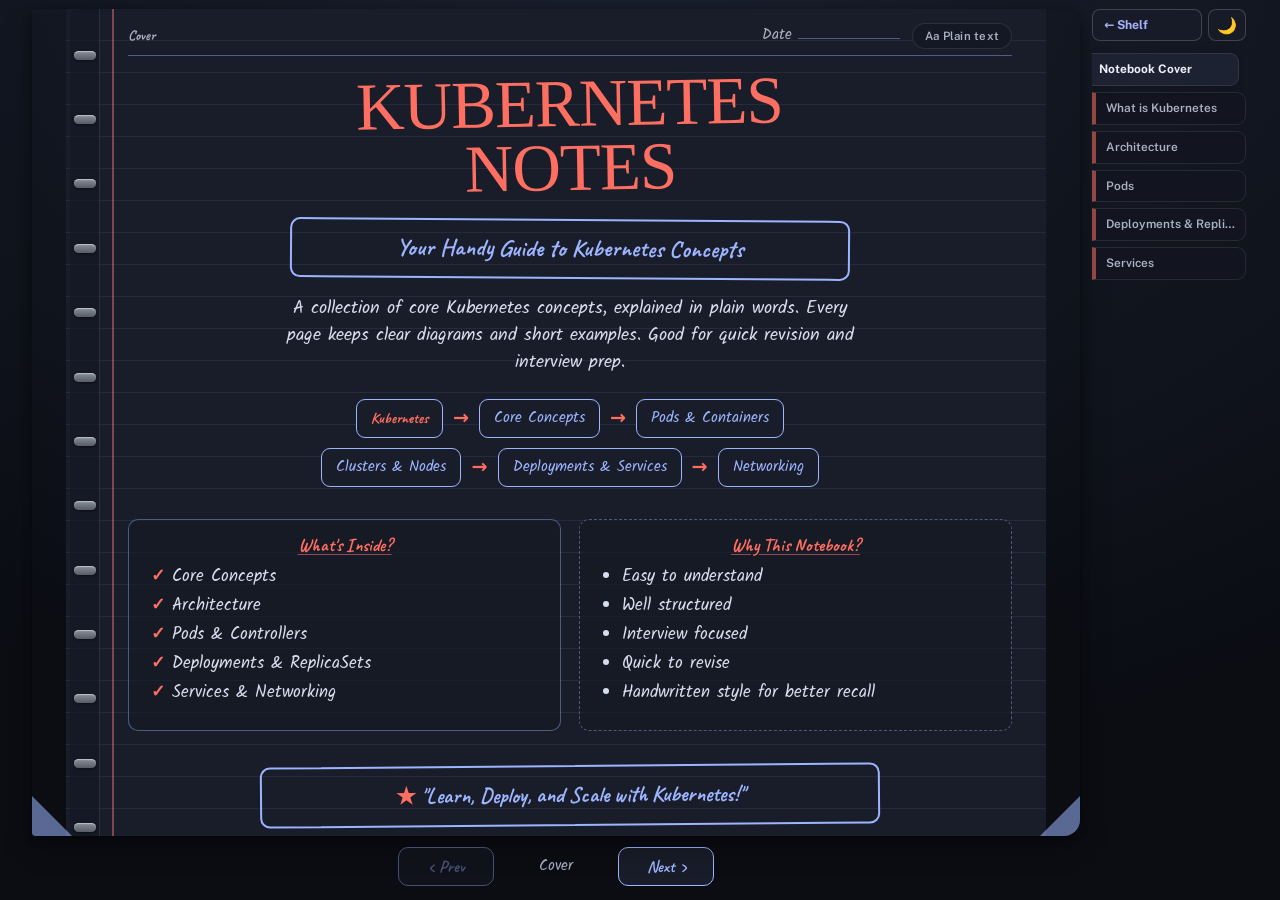
<file: kubernetes.html>
<!DOCTYPE html>
<html lang="en" data-theme="dark">
<head>
  <meta charset="UTF-8" />
  <meta name="viewport" content="width=device-width, initial-scale=1.0" />
  <title>Kubernetes · The DevOps Playbook</title>
  <script>(function(){try{var t=localStorage.getItem("theme");if(t!=="light"&&t!=="dark")t="dark";document.documentElement.setAttribute("data-theme",t);if(localStorage.getItem("nbPlain")==="1")document.documentElement.classList.add("nb-plain");}catch(e){}})();</script>
  <link rel="preconnect" href="https://fonts.googleapis.com" />
  <link rel="preconnect" href="https://fonts.gstatic.com" crossorigin />
  <link href="https://fonts.googleapis.com/css2?family=Sora:wght@600;700;800&family=Public+Sans:wght@400;500;600;700&family=JetBrains+Mono:wght@400;500;600&family=Permanent+Marker&family=Caveat:wght@600;700&family=Kalam:wght@300;400;700&display=swap" rel="stylesheet" />
  <link rel="stylesheet" href="styles.css?v=34" />
</head>
<body>
<main class="main nb-topic-main" id="mainContent">
<section id="nb-k8s-cover" data-topic="Kubernetes" class="section nb-section nb-book-section" aria-roledescription="notebook" aria-label="Kubernetes Notes notebook">
   <div class="nb-book" data-open="false">
    <div class="nb-stage" tabindex="-1">

     <!-- Leaf 0: cover -->
     <article data-label="Notebook Cover" class="nb-leaf nb-leaf-cover" role="group" aria-roledescription="page" aria-label="Notebook cover">
    <div class="nb-sheet nb-cover">
      <div class="nb-rings" aria-hidden="true"><i></i><i></i><i></i><i></i><i></i><i></i><i></i><i></i><i></i><i></i><i></i><i></i><i></i></div>
      <button class="nb-plain-toggle" type="button" onclick="toggleNbPlain()" aria-pressed="false">Aa Plain text</button>
      <div class="nb-cover-title">KUBERNETES<small>NOTES</small></div>
      <div class="nb-cover-band">Your Handy Guide to Kubernetes Concepts</div>
      <p class="nb-cover-desc">A collection of core Kubernetes concepts, explained in plain words.
        Every page keeps clear diagrams and short examples.
        Good for quick revision and interview prep.</p>
      <div class="nb-diagram">
        <div class="nb-flow">
          <span class="nb-node"><b>Kubernetes</b></span><span class="nb-ar">→</span>
          <span class="nb-node">Core Concepts</span><span class="nb-ar">→</span>
          <span class="nb-node">Pods &amp; Containers</span>
        </div>
        <div class="nb-flow" style="margin-top:10px">
          <span class="nb-node">Clusters &amp; Nodes</span><span class="nb-ar">→</span>
          <span class="nb-node">Deployments &amp; Services</span><span class="nb-ar">→</span>
          <span class="nb-node">Networking</span>
        </div>
      </div>
      <div class="nb-cols" style="margin-top:20px">
        <div class="nb-box">
          <span class="nb-box-title">What's Inside?</span>
          <ul class="nb-list check">
            <li>Core Concepts</li>
            <li>Architecture</li>
            <li>Pods &amp; Controllers</li>
            <li>Deployments &amp; ReplicaSets</li>
            <li>Services &amp; Networking</li>
          </ul>
        </div>
        <div class="nb-box dash">
          <span class="nb-box-title">Why This Notebook?</span>
          <ul class="nb-list">
            <li>Easy to understand</li>
            <li>Well structured</li>
            <li>Interview focused</li>
            <li>Quick to revise</li>
            <li>Handwritten style for better recall</li>
          </ul>
        </div>
      </div>
      <div class="nb-cover-quote"><span class="star">★</span> "Learn, Deploy, and Scale with Kubernetes!"</div>
    </div>
     </article>

     <!-- Leaf 1: Page 1 -->
     <article data-label="What is Kubernetes" class="nb-leaf" id="nb-k8s-intro" role="group" aria-roledescription="page" aria-label="Page 1: What is Kubernetes">
    <div class="nb-sheet nb-page">
      <div class="nb-rings" aria-hidden="true"><i></i><i></i><i></i><i></i><i></i><i></i><i></i><i></i><i></i><i></i><i></i><i></i><i></i></div>
      <button class="nb-plain-toggle" type="button" onclick="toggleNbPlain()" aria-pressed="false">Aa Plain text</button>
      <div class="nb-masthead">KUBERNETES NOTES</div>
      <div class="nb-pagenum">- Page 1 -</div>

      <div class="nb-cols">
        <div>
          <h3 class="nb-h">1. What is Kubernetes?</h3>
          <p class="nb-p">Kubernetes (K8s) is an open-source container orchestration platform.
            It automates how containers are deployed, scaled, and networked.
            It also handles their day-to-day management.
            Google built it originally. The CNCF maintains it today.</p>
        </div>
        <div class="nb-box note" style="align-self:center">
          <span class="nb-box-title">In Simple Words</span>
          Kubernetes runs our containerized applications reliably at scale.
        </div>
      </div>

      <div class="nb-cols">
        <div>
          <h3 class="nb-h">2. Why Kubernetes Was Created</h3>
          <p class="nb-p">Earlier we ran containers directly with Docker.
            Managing many containers by hand became very hard.
            Kubernetes solves that problem for us.</p>
        </div>
        <div class="nb-box dash">
          <span class="nb-box-title">Problems With Docker Alone</span>
          <ul class="nb-list">
            <li>Hard to manage many containers</li>
            <li>No automatic scaling</li>
            <li>No self-healing when a container fails</li>
            <li>No built-in load balancing</li>
            <li>No rolling updates</li>
            <li>Networking and storage are hard to wire up</li>
          </ul>
        </div>
      </div>

      <h3 class="nb-h">3. Features of Kubernetes</h3>
      <ul class="nb-list">
        <li>Automatic deployment and scaling</li>
        <li>Self-healing that restarts failed containers</li>
        <li>Load balancing and service discovery</li>
        <li>Rolling updates and easy rollback</li>
        <li>Storage orchestration</li>
        <li>Secret and configuration management</li>
        <li>Runs anywhere, whether on-prem, cloud, or hybrid</li>
      </ul>

      <div class="nb-cols">
        <div>
          <h3 class="nb-h">4. Container Orchestration</h3>
          <p class="nb-p">Container orchestration means managing the full lifecycle of containers for us.
            That covers deploying, scaling, networking, and monitoring.
            Kubernetes does all of this automatically.</p>
          <div class="nb-table-wrap">
            <table class="nb-table">
              <thead><tr><th colspan="2">Docker vs Kubernetes</th></tr>
                <tr><th>Docker</th><th>Kubernetes</th></tr></thead>
              <tbody>
                <tr><td>Manages a single container</td><td>Manages many containers</td></tr>
                <tr><td>Manual process</td><td>Automatic process</td></tr>
                <tr><td>No scaling or self-healing</td><td>Auto scaling and self-healing</td></tr>
              </tbody>
            </table>
          </div>
        </div>
        <div class="nb-diagram" style="align-self:start">
          <div class="nb-flow vert">
            <span class="nb-node"><b>Application</b></span>
            <span class="nb-ar">→</span>
            <span class="nb-node">Pods <small>smallest deployable unit</small></span>
            <span class="nb-ar">→</span>
            <span class="nb-node"><b>Kubernetes</b><small>orchestration layer</small></span>
            <span class="nb-ar">→</span>
            <span class="nb-node">Cluster <small>collection of nodes</small></span>
          </div>
        </div>
      </div>
    </div>
     </article>

     <!-- Leaf 2: Page 2 -->
     <article data-label="Architecture" class="nb-leaf" id="nb-k8s-architecture" role="group" aria-roledescription="page" aria-label="Page 2: Architecture">
    <div class="nb-sheet nb-page">
      <div class="nb-rings" aria-hidden="true"><i></i><i></i><i></i><i></i><i></i><i></i><i></i><i></i><i></i><i></i><i></i><i></i><i></i></div>
      <button class="nb-plain-toggle" type="button" onclick="toggleNbPlain()" aria-pressed="false">Aa Plain text</button>
      <div class="nb-masthead">KUBERNETES NOTES</div>
      <div class="nb-pagenum">- Page 2 -</div>

      <div class="nb-cols">
        <div>
          <h3 class="nb-h">1. Kubernetes Architecture</h3>
          <p class="nb-p">Kubernetes follows a master-worker (client-server) architecture.
            The cluster splits into two main parts.</p>
          <ul class="nb-list">
            <li>Control Plane (Master)</li>
            <li>Worker Nodes</li>
          </ul>
        </div>
        <div class="nb-diagram" style="align-self:start">
          <div class="nb-flow vert">
            <span class="nb-node">User / Client</span>
            <span class="nb-ar">→</span>
            <span class="nb-node">kubectl</span>
            <span class="nb-ar">→</span>
            <span class="nb-node"><b>Kubernetes Cluster</b></span>
            <span class="nb-ar">→</span>
            <span class="nb-branch">
              <span class="nb-node">Control Plane <small>(Master)</small></span>
              <span class="nb-node">Worker Nodes <small>(Minions)</small></span>
            </span>
          </div>
        </div>
      </div>

      <h3 class="nb-h">2. Control Plane Components</h3>
      <p class="nb-p">The control plane makes global decisions about the cluster, such as scheduling.
        It watches for cluster events and responds to them.
        It keeps the cluster in the desired state.</p>
      <div class="nb-box dash">
        <ul class="nb-list">
          <li><b>API Server</b> - the front end of Kubernetes. It exposes the REST API that kubectl and other components use.</li>
          <li><b>etcd</b> - a consistent, highly available key-value store that holds all cluster data.</li>
          <li><b>Scheduler</b> - watches for new Pods and picks a Node for each one to run on.</li>
          <li><b>Controller Manager</b> - runs the controllers that regulate cluster state, such as the Node and ReplicaSet controllers.</li>
        </ul>
      </div>

      <div class="nb-cols">
        <div>
          <h3 class="nb-h">3. Worker Node Components</h3>
          <p class="nb-p">Worker Nodes run the containerized applications.
            They keep the runtime environment healthy.</p>
          <ul class="nb-list">
            <li><b>kubelet</b> - makes sure containers are running inside a Pod.</li>
            <li><b>kube-proxy</b> - maintains the network rules for communication.</li>
            <li><b>Container Runtime</b> - runs the containers, for example containerd or Docker.</li>
          </ul>
        </div>
        <div class="nb-diagram" style="align-self:start">
          <div class="nb-podbox" style="min-width:200px">
            <span class="nb-pod-title">Worker Node</span>
            <div class="nb-subbox">kubelet</div>
            <div class="nb-subbox">kube-proxy</div>
            <div class="nb-subbox">Container Runtime</div>
            <div class="nb-podrow">
              <span class="nb-node" style="padding:4px 10px">Pod</span>
              <span class="nb-node" style="padding:4px 10px">Pod</span>
              <span class="nb-node" style="padding:4px 10px">Pod</span>
            </div>
          </div>
        </div>
      </div>

      <div class="nb-box note">
        The control plane manages the cluster. The worker nodes run the applications.
      </div>
    </div>
     </article>

     <!-- Leaf 3: Page 3 -->
     <article data-label="Pods" class="nb-leaf" id="nb-k8s-pods" role="group" aria-roledescription="page" aria-label="Page 3: Pods">
    <div class="nb-sheet nb-page">
      <div class="nb-rings" aria-hidden="true"><i></i><i></i><i></i><i></i><i></i><i></i><i></i><i></i><i></i><i></i><i></i><i></i><i></i></div>
      <button class="nb-plain-toggle" type="button" onclick="toggleNbPlain()" aria-pressed="false">Aa Plain text</button>
      <div class="nb-masthead">KUBERNETES NOTES</div>
      <div class="nb-pagenum">- Page 3 -</div>

      <div class="nb-cols">
        <div>
          <h3 class="nb-h">1. What is a Pod?</h3>
          <p class="nb-p">A Pod is the smallest deployable unit in Kubernetes.
            It wraps one or more containers that share the same network and storage.
            Containers in a Pod are always scheduled together on the same node.</p>
        </div>
        <div class="nb-diagram" style="align-self:start">
          <div class="nb-podbox">
            <span class="nb-pod-title">Pod</span>
            <div class="nb-podrow">
              <span class="nb-node" style="padding:6px 10px"><span class="mk">Container 1</span><br><span class="nb-chip">||||</span></span>
              <span class="nb-node" style="padding:6px 10px"><span class="mk">Container 2</span><br><span class="nb-chip">||||</span></span>
            </div>
            <div class="nb-subbox">Shared Network (IP)</div>
            <div class="nb-subbox">Shared Storage (Volumes)</div>
          </div>
        </div>
      </div>

      <h3 class="nb-h">2. Pod Types</h3>
      <div class="nb-cols">
        <ul class="nb-list">
          <li><b>Single Container Pod</b> - holds only one container.</li>
          <li><b>Multi Container Pod</b> - holds several containers that work closely together.</li>
        </ul>
        <div class="nb-diagram">
          <div class="nb-flow">
            <span class="nb-podbox" style="min-width:120px"><span class="nb-pod-title">Single</span><div class="nb-podrow"><span class="nb-chip">C1</span></div></span>
            <span class="nb-podbox" style="min-width:150px"><span class="nb-pod-title">Multi</span><div class="nb-podrow"><span class="nb-chip">C1</span><span class="nb-chip">C2</span></div></span>
          </div>
        </div>
      </div>

      <h3 class="nb-h">3. Pod Lifecycle</h3>
      <p class="nb-p">A Pod moves through several phases during its life.</p>
      <div class="nb-diagram">
        <div class="nb-flow">
          <span class="nb-node"><b>Pending</b><small>accepted, not yet running</small></span><span class="nb-ar">→</span>
          <span class="nb-node"><b>Running</b><small>bound to a node, containers up</small></span><span class="nb-ar">→</span>
          <span class="nb-node"><b>Succeeded</b><small>finished, will not restart</small></span><span class="nb-ar">→</span>
          <span class="nb-node"><b>Failed</b><small>error, will not restart</small></span><span class="nb-ar">→</span>
          <span class="nb-node"><b>Unknown</b><small>state cannot be read</small></span>
        </div>
      </div>

      <h3 class="nb-h">4. Why a Pod Instead of a Container?</h3>
      <div class="nb-table-wrap">
        <table class="nb-table">
          <thead><tr><th>Container (Docker)</th><th>Pod (Kubernetes)</th></tr></thead>
          <tbody>
            <tr><td>Single container</td><td>One or more containers</td></tr>
            <tr><td>Manual management</td><td>Managed by Kubernetes</td></tr>
            <tr><td>No self-healing</td><td>Self-healing on failure</td></tr>
            <tr><td>Scaling is manual</td><td>Auto scaling is possible</td></tr>
            <tr><td>No shared resources</td><td>Shares network and storage</td></tr>
          </tbody>
        </table>
      </div>
      <div class="nb-box note">
        <b>In short:</b> a Pod is the smallest unit Kubernetes creates or deploys.
        It wraps one or more containers that are tightly coupled.
      </div>
    </div>
     </article>

     <!-- Leaf 4: Page 4 -->
     <article data-label="Deployments &amp; ReplicaSets" class="nb-leaf" id="nb-k8s-deployments" role="group" aria-roledescription="page" aria-label="Page 4: Deployments and ReplicaSets">
    <div class="nb-sheet nb-page">
      <div class="nb-rings" aria-hidden="true"><i></i><i></i><i></i><i></i><i></i><i></i><i></i><i></i><i></i><i></i><i></i><i></i><i></i></div>
      <button class="nb-plain-toggle" type="button" onclick="toggleNbPlain()" aria-pressed="false">Aa Plain text</button>
      <div class="nb-masthead">KUBERNETES NOTES</div>
      <div class="nb-pagenum">- Page 4 -</div>

      <div class="nb-cols">
        <div>
          <h3 class="nb-h">1. Deployments</h3>
          <p class="nb-p">A Deployment manages ReplicaSets for us.
            It gives declarative updates for Pods and ReplicaSets.</p>
          <p class="nb-p">It helps with:</p>
          <ul class="nb-list">
            <li>Scaling</li>
            <li>Rolling updates</li>
            <li>Rollback</li>
            <li>Self-healing</li>
          </ul>
        </div>
        <div class="nb-diagram" style="align-self:start">
          <div class="nb-flow vert">
            <span class="nb-node"><b>Deployment</b><small>manages ReplicaSet</small></span>
            <span class="nb-ar">→</span>
            <span class="nb-node"><b>ReplicaSet</b><small>keeps desired count</small></span>
            <span class="nb-ar">→</span>
            <span class="nb-node">Pods <small>the running copies</small></span>
          </div>
        </div>
      </div>

      <div class="nb-cols">
        <div>
          <h3 class="nb-h">2. ReplicaSet</h3>
          <p class="nb-p">A ReplicaSet keeps a set number of Pod replicas running at all times.
            If a Pod fails, the ReplicaSet creates a new one to match the desired count.</p>
        </div>
        <div class="nb-box dash">
          <span class="nb-box-title">Key Points</span>
          <ul class="nb-list">
            <li>Ensures high availability</li>
            <li>Maintains the desired number of Pods</li>
            <li>Monitors Pods continuously</li>
            <li>Works under a Deployment</li>
          </ul>
        </div>
      </div>

      <h3 class="nb-h">3. Scaling</h3>
      <p class="nb-p">We can scale Pods up or down based on the load.</p>
      <ul class="nb-list">
        <li><b>Manual scaling</b> - use <code>kubectl scale</code>.</li>
        <li><b>Auto scaling</b> - use the Horizontal Pod Autoscaler (HPA).</li>
      </ul>

      <div class="nb-cols">
        <div>
          <h3 class="nb-h">4. Rolling Update</h3>
          <p class="nb-p">A rolling update lets us ship a new version without downtime.
            New Pods come up one by one while old Pods retire gradually.</p>
        </div>
        <div>
          <h3 class="nb-h">5. Rollback</h3>
          <p class="nb-p">If an update goes wrong, we can roll back to the last stable version quickly.</p>
        </div>
      </div>

      <h3 class="nb-h">6. kubectl Commands (Deployments)</h3>
      <div class="nb-code">
        <button class="term-copy nb-copy" data-copy="kubectl get deployments&#10;kubectl create deployment myapp --image=nginx&#10;kubectl scale deployment myapp --replicas=5&#10;kubectl rollout status deployment/myapp&#10;kubectl set image deployment/myapp nginx=nginx:1.25&#10;kubectl rollout undo deployment/myapp">Copy</button>
        <span class="nb-code-label">Everyday deployment commands</span>
<pre><span class="cmt"># list, create and scale</span>
kubectl get deployments
kubectl create deployment myapp --image=nginx
kubectl scale deployment myapp --replicas=5

<span class="cmt"># roll out a new image, then undo if it goes wrong</span>
kubectl rollout status deployment/myapp
kubectl set image deployment/myapp nginx=nginx:1.25
kubectl rollout undo deployment/myapp</pre>
      </div>
    </div>
     </article>

     <!-- Leaf 5: Page 5 -->
     <article data-label="Services" class="nb-leaf" id="nb-k8s-services" role="group" aria-roledescription="page" aria-label="Page 5: Services">
    <div class="nb-sheet nb-page">
      <div class="nb-rings" aria-hidden="true"><i></i><i></i><i></i><i></i><i></i><i></i><i></i><i></i><i></i><i></i><i></i><i></i><i></i></div>
      <button class="nb-plain-toggle" type="button" onclick="toggleNbPlain()" aria-pressed="false">Aa Plain text</button>
      <div class="nb-masthead">KUBERNETES NOTES</div>
      <div class="nb-pagenum">- Page 5 -</div>

      <div class="nb-cols">
        <div>
          <h3 class="nb-h">1. Services - Why?</h3>
          <p class="nb-p">Pods are ephemeral. They can be created, destroyed, and recreated at any time.
            Their IP addresses keep changing.
            A Service gives a stable IP and DNS name to reach a group of Pods.
            It also load balances traffic across them.</p>
        </div>
        <div class="nb-diagram" style="align-self:start">
          <div class="nb-flow vert">
            <span class="nb-node">Client</span>
            <span class="nb-ar">→</span>
            <span class="nb-node"><b>Service</b><small>stable IP / DNS</small></span>
            <span class="nb-ar">→</span>
            <span class="nb-branch">
              <span class="nb-node" style="padding:4px 10px">Pod</span>
              <span class="nb-node" style="padding:4px 10px">Pod</span>
              <span class="nb-node" style="padding:4px 10px">Pod</span>
            </span>
          </div>
        </div>
      </div>

      <h3 class="nb-h">2. Service Types</h3>
      <div class="nb-table-wrap">
        <table class="nb-table">
          <thead><tr><th>Type</th><th>Use</th><th>Accessible From</th></tr></thead>
          <tbody>
            <tr><td>ClusterIP</td><td>Internal communication inside the cluster</td><td>Inside the cluster. This is the default.</td></tr>
            <tr><td>NodePort</td><td>Expose the service on each Node's IP</td><td>Outside the cluster, via Node IP and port</td></tr>
            <tr><td>LoadBalancer</td><td>Expose the service to external traffic</td><td>Outside the cluster, via a cloud load balancer</td></tr>
            <tr><td>ExternalName</td><td>Map the service to an external domain</td><td>Inside the cluster, resolved to a DNS name</td></tr>
          </tbody>
        </table>
      </div>

      <div class="nb-cols">
        <div>
          <h3 class="nb-h">3. Service Example (ClusterIP)</h3>
          <div class="nb-box">
            <ul class="nb-list">
              <li>Service name: <code>my-service</code></li>
              <li>Type: ClusterIP</li>
              <li>Cluster IP: 10.96.0.15</li>
              <li>Port: 80, target port: 8080</li>
            </ul>
            A client inside the cluster reaches <code>my-service:80</code>.
            Traffic is load balanced across the Pods.
          </div>
        </div>
        <div>
          <h3 class="nb-h">4. Try It With kubectl</h3>
          <div class="nb-code">
            <button class="term-copy nb-copy" data-copy="kubectl expose deployment myapp --port=80 --target-port=8080&#10;kubectl get services&#10;kubectl describe service my-service">Copy</button>
            <span class="nb-code-label">Create and inspect a Service</span>
<pre><span class="cmt"># expose a deployment as a ClusterIP service</span>
kubectl expose deployment myapp \
  --port=80 --target-port=8080

<span class="cmt"># list and inspect services</span>
kubectl get services
kubectl describe service my-service</pre>
          </div>
        </div>
      </div>
    </div>
     </article>

     <!-- Leaf 6: end / back cover -->
     <article data-label="The End" class="nb-leaf nb-backcover" id="nb-k8s-end" role="group" aria-roledescription="page" aria-label="End of notebook">
       <div class="nb-sheet nb-endsheet">
         <div class="nb-rings" aria-hidden="true"><i></i><i></i><i></i><i></i><i></i><i></i><i></i><i></i><i></i><i></i><i></i><i></i><i></i></div>
         <div class="nb-end-inner">
           <div class="nb-end-mark">The End</div>
           <p class="nb-cover-desc">You reached the end of the Kubernetes Notes.<br>Turn back any time to revisit a page.</p>
           <div class="nb-end-actions">
             <button type="button" class="nb-end-btn" data-nb-goto="nb-k8s-cover">↩ Read again</button>
             <button type="button" class="nb-end-btn ghost" data-nb-finish>✔ Finish</button>
           </div>
         </div>
       </div>
     </article>

     <!-- decorative dog-ear corners (real controls are the Prev/Next buttons) -->
     <button type="button" class="nb-corner nb-corner-prev" id="nbCornerPrev" aria-hidden="true" tabindex="-1"></button>
     <button type="button" class="nb-corner nb-corner-next" id="nbCornerNext" aria-hidden="true" tabindex="-1"></button>

    </div><!-- /nb-stage -->

    <div class="nb-book-controls" aria-label="Notebook page controls">
      <button type="button" class="nb-nav-btn nb-prev" aria-label="Previous page">‹ Prev</button>
      <span class="nb-page-indicator" aria-live="polite">Cover</span>
      <button type="button" class="nb-nav-btn nb-next" aria-label="Next page">Next ›</button>
    </div>

   </div><!-- /nb-book -->
  </section>

</main>
<script src="script.js?v=34"></script>
</body>
</html>
</file>
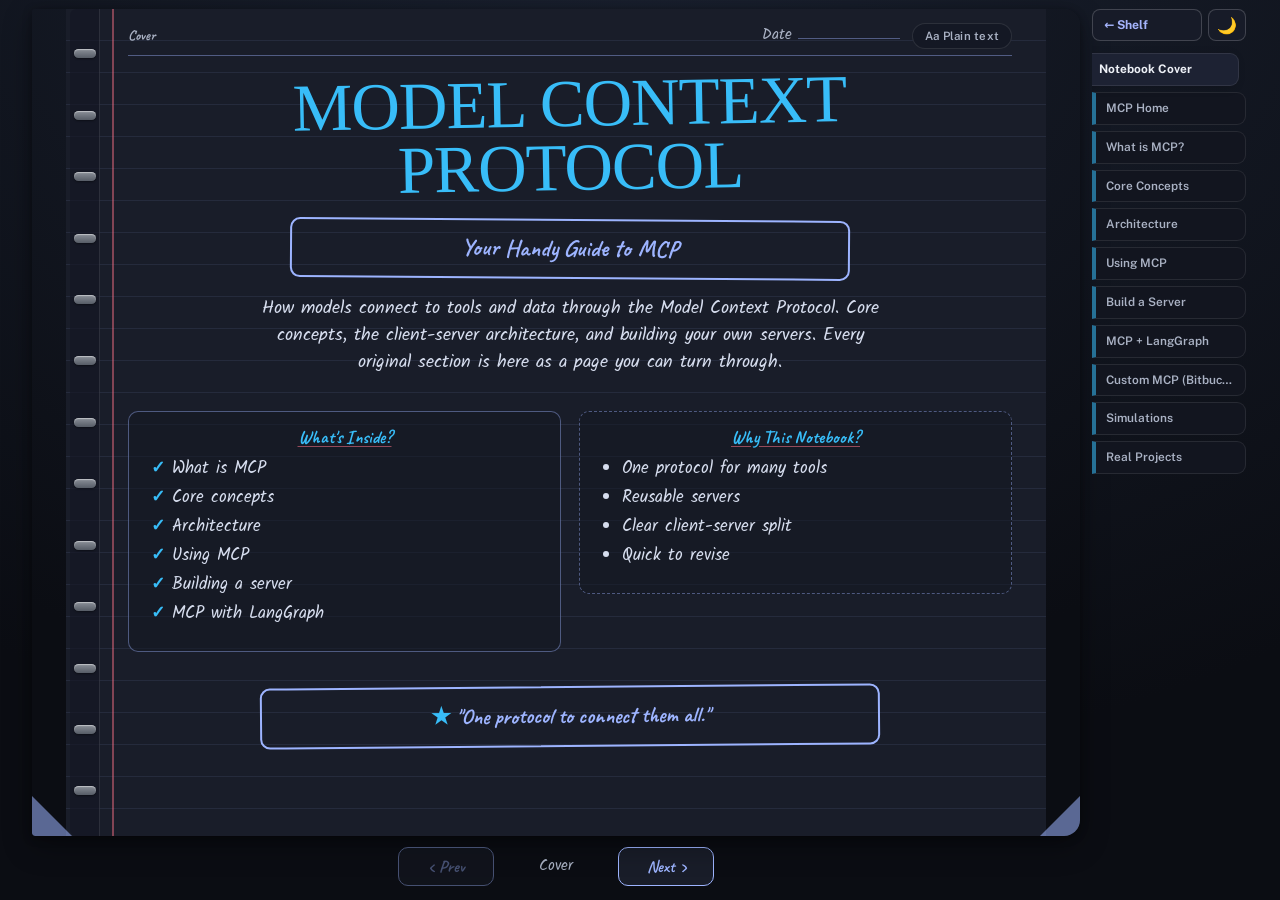
<file: mcp.html>
<!DOCTYPE html>
<html lang="en" data-theme="dark">
<head>
  <meta charset="UTF-8" />
  <meta name="viewport" content="width=device-width, initial-scale=1.0" />
  <title>MCP · The DevOps Playbook</title>
  <script>(function(){try{var t=localStorage.getItem("theme");if(t!=="light"&&t!=="dark")t="dark";document.documentElement.setAttribute("data-theme",t);if(localStorage.getItem("nbPlain")==="1")document.documentElement.classList.add("nb-plain");}catch(e){}})();</script>
  <link rel="preconnect" href="https://fonts.googleapis.com" />
  <link rel="preconnect" href="https://fonts.gstatic.com" crossorigin />
  <link href="https://fonts.googleapis.com/css2?family=Sora:wght@600;700;800&family=Public+Sans:wght@400;500;600;700&family=JetBrains+Mono:wght@400;500;600&family=Permanent+Marker&family=Caveat:wght@600;700&family=Kalam:wght@300;400;700&display=swap" rel="stylesheet" />
  <link rel="stylesheet" href="styles.css?v=34" />
</head>
<body>
<main class="main nb-topic-main" id="mainContent">
<section id="nb-mcp-cover" data-topic="MCP" class="section nb-section nb-book-section nb-book--mcp" aria-roledescription="notebook" aria-label="MCP NOTES notebook">
   <div class="nb-book" data-open="false">
    <div class="nb-stage" tabindex="-1">

     <article data-label="Notebook Cover" class="nb-leaf nb-leaf-cover" role="group" aria-roledescription="page" aria-label="MCP NOTES cover">
    <div class="nb-sheet nb-cover">
      <div class="nb-rings" aria-hidden="true"><i></i><i></i><i></i><i></i><i></i><i></i><i></i><i></i><i></i><i></i><i></i><i></i><i></i></div>
      <button class="nb-plain-toggle" type="button" onclick="toggleNbPlain()" aria-pressed="false">Aa Plain text</button>
      <div class="nb-cover-title">MODEL CONTEXT<small>PROTOCOL</small></div>
      <div class="nb-cover-band">Your Handy Guide to MCP</div>
      <p class="nb-cover-desc">How models connect to tools and data through the Model Context Protocol. Core concepts, the client-server architecture, and building your own servers. Every original section is here as a page you can turn through.</p>
      <div class="nb-cols" style="margin-top:20px">
        <div class="nb-box">
          <span class="nb-box-title">What's Inside?</span>
          <ul class="nb-list check"><li>What is MCP</li><li>Core concepts</li><li>Architecture</li><li>Using MCP</li><li>Building a server</li><li>MCP with LangGraph</li></ul>
        </div>
        <div class="nb-box dash">
          <span class="nb-box-title">Why This Notebook?</span>
          <ul class="nb-list"><li>One protocol for many tools</li><li>Reusable servers</li><li>Clear client-server split</li><li>Quick to revise</li></ul>
        </div>
      </div>
      <div class="nb-cover-quote"><span class="star">&#9733;</span> "One protocol to connect them all."</div>
    </div>
     </article>

     <article data-label="MCP Home" class="nb-leaf" id="mcp-home" role="group" aria-roledescription="page" aria-label="MCP NOTES page 1">
    <div class="nb-sheet nb-page nb-ported">
      <div class="nb-rings" aria-hidden="true"><i></i><i></i><i></i><i></i><i></i><i></i><i></i><i></i><i></i><i></i><i></i><i></i><i></i></div>
      <button class="nb-plain-toggle" type="button" onclick="toggleNbPlain()" aria-pressed="false">Aa Plain text</button>
      <div class="nb-masthead">MCP NOTES</div>
      <div class="nb-pagenum">- Page 1 -</div>

  <div class="mcp-badge">🔌 MCP Deep Dive</div>
  <h1>Master <span class="mcp-grad-text">Model Context Protocol</span></h1>
  <p class="sec-desc">The open standard that connects AI to everything — databases, repos, APIs, and your own tools. Build once, use with any AI.</p>
  <div style="display:flex;gap:12px;flex-wrap:wrap;margin-top:16px;">
    <button class="btn-mcp" onclick="document.getElementById('mcp-intro').scrollIntoView({behavior:'smooth'})">Start Learning →</button>
    <button class="btn-outline" onclick="document.getElementById('mcp-simulations').scrollIntoView({behavior:'smooth'})">Try Simulations</button>
  </div>
  <div class="mcp-stats-row">
    <div class="mcp-stat"><span class="mcp-stat-num">8</span><div class="mcp-stat-lbl">Modules</div></div>
    <div class="mcp-stat"><span class="mcp-stat-num">3</span><div class="mcp-stat-lbl">Simulations</div></div>
    <div class="mcp-stat"><span class="mcp-stat-num">∞</span><div class="mcp-stat-lbl">Tools</div></div>
    <div class="mcp-stat"><span class="mcp-stat-num">1</span><div class="mcp-stat-lbl">Protocol</div></div>
  </div>
  <div class="card" style="margin-top:20px;">
    <div class="card-title">Learning Path</div>
    <div class="mcp-path-grid">
      <div class="mcp-path-card"><div class="mcp-path-num">01</div><strong>What is MCP?</strong><br><span style="font-size:0.8rem;color:var(--txt2)">The N×M problem, why it exists, DevOps analogies</span></div>
      <div class="mcp-path-card"><div class="mcp-path-num">02</div><strong>Build a Server</strong><br><span style="font-size:0.8rem;color:var(--txt2)">FastMCP, @mcp.tool(), test with Inspector</span></div>
      <div class="mcp-path-card"><div class="mcp-path-num">03</div><strong>Add to LangGraph</strong><br><span style="font-size:0.8rem;color:var(--txt2)">MultiServerMCPClient, connect all your tools</span></div>
      <div class="mcp-path-card"><div class="mcp-path-num">04</div><strong>Custom Integrations</strong><br><span style="font-size:0.8rem;color:var(--txt2)">Bitbucket, Jira, Jenkins — any internal API</span></div>
    </div>
  </div>
    </div>
     </article>

<!-- Section 2: What is MCP? -->
     <article data-label="What is MCP?" class="nb-leaf" id="mcp-intro" role="group" aria-roledescription="page" aria-label="MCP NOTES page 2">
    <div class="nb-sheet nb-page nb-ported">
      <div class="nb-rings" aria-hidden="true"><i></i><i></i><i></i><i></i><i></i><i></i><i></i><i></i><i></i><i></i><i></i><i></i><i></i></div>
      <button class="nb-plain-toggle" type="button" onclick="toggleNbPlain()" aria-pressed="false">Aa Plain text</button>
      <div class="nb-masthead">MCP NOTES</div>
      <div class="nb-pagenum">- Page 2 -</div>

  <div class="mcp-sec-badge">Module 01</div>
  <h2>What is MCP?</h2>
  <p class="sec-desc">The open protocol that makes AI stop reinventing integrations — released by Anthropic, Nov 2024. Now adopted by OpenAI and Google DeepMind.</p>

  <div class="card eli5-card">
    <div class="card-title">🧠 ELI5 — The USB-C Analogy</div>
    <p style="font-size:0.9rem;line-height:1.7">MCP is the <strong>USB-C of AI tools</strong>. Before USB-C, every device had a different charger — nightmare. USB-C standardized it all. Before MCP, every AI tool needed custom code to talk to every data source. MCP standardizes how AI connects to <em>everything</em>. Write one MCP server for your Bitbucket instance and <em>any</em> AI that speaks MCP can use it instantly.</p>
  </div>

  <div class="card" style="margin-top:16px;">
    <div class="card-title">⚡ The N×M Problem — Before and After MCP</div>
    <div class="mcp-nm-grid">
      <div class="mcp-nm-before">
        <div class="mcp-nm-title">❌ Before MCP: N×M integrations</div>
        <p style="font-size:0.83rem;color:var(--txt2)">5 data sources × 3 AI tools = <strong style="color:#ef4444">15 custom integrations</strong>. Each one had different auth, different error handling, duplicate code. Change one API and 3 integrations break.</p>
        <div style="font-family:monospace;font-size:0.78rem;margin-top:10px;color:#ef4444">
          Claude → GitHub (custom)<br>
          Claude → Postgres (custom)<br>
          Claude → Jira (custom)<br>
          GPT-4 → GitHub (custom)<br>
          GPT-4 → Postgres (custom)<br>
          GPT-4 → Jira (custom)<br>
          <span style="color:var(--txt2)">... 9 more ...</span>
        </div>
      </div>
      <div class="mcp-nm-after">
        <div class="mcp-nm-title">✅ After MCP: N+M integrations</div>
        <p style="font-size:0.83rem;color:var(--txt2)">5 data sources × 1 MCP standard = <strong style="color:var(--mcp)">5 MCP servers</strong>. Any AI that speaks MCP connects to all 5 instantly. Build once, use everywhere.</p>
        <div style="font-family:monospace;font-size:0.78rem;margin-top:10px;color:var(--mcp)">
          Any AI → MCP Client → GitHub MCP<br>
          Any AI → MCP Client → Postgres MCP<br>
          Any AI → MCP Client → Jira MCP<br>
          <span style="color:var(--txt2)">Add a new AI? Zero new integrations.<br>Add a new tool? One MCP server.</span>
        </div>
      </div>
    </div>
  </div>

  <div class="card" style="margin-top:16px;">
    <div class="card-title">📅 Timeline — How We Got Here</div>
    <div class="mcp-timeline">
      <div class="mcp-tl-item">
        <div class="mcp-tl-year">2023</div>
        <div class="mcp-tl-desc">Function calling — LLMs can call tools, but schemas are baked into every single API request. No standardization. Every provider did it differently.</div>
      </div>
      <div class="mcp-tl-item">
        <div class="mcp-tl-year">Nov 2024</div>
        <div class="mcp-tl-desc">Anthropic releases MCP as an open standard. Tools are described once per session (not per request). Claude Desktop ships with MCP support out of the box.</div>
      </div>
      <div class="mcp-tl-item">
        <div class="mcp-tl-year">Early 2025</div>
        <div class="mcp-tl-desc">OpenAI and Google DeepMind adopt MCP. Cursor, Windsurf, VS Code Copilot, and LangGraph all add native MCP support. 100+ official MCP servers published.</div>
      </div>
      <div class="mcp-tl-item">
        <div class="mcp-tl-year">2025+</div>
        <div class="mcp-tl-desc">MCP becomes the de-facto standard for AI tool integration. Every major enterprise SaaS (Atlassian, AWS, Slack) ships an official MCP server.</div>
      </div>
    </div>
  </div>

  <div class="card" style="margin-top:16px;">
    <div class="card-title">🐳 DevOps Analogies — You Already Know This</div>
    <div class="two-col" style="gap:12px;">
      <div class="card" style="background:var(--glass2);border:1px solid color-mix(in srgb, var(--mcp) 42%, transparent)">
        <strong>🐳 MCP is like Docker</strong><br>
        <span style="font-size:0.83rem;color:var(--txt2)">Docker standardized app packaging — "build once, run anywhere". MCP standardizes AI tool integration — "build once, use with any AI".</span>
      </div>
      <div class="card" style="background:var(--glass2);border:1px solid color-mix(in srgb, var(--mcp) 42%, transparent)">
        <strong>📡 MCP is like HTTP</strong><br>
        <span style="font-size:0.83rem;color:var(--txt2)">HTTP is a protocol, not a product. Anyone can implement it. MCP is the same — an open spec. Any AI provider, any tool vendor can implement it.</span>
      </div>
      <div class="card" style="background:var(--glass2);border:1px solid color-mix(in srgb, var(--mcp) 42%, transparent)">
        <strong>🔌 MCP is like a K8s Operator</strong><br>
        <span style="font-size:0.83rem;color:var(--txt2)">An Operator defines how a system behaves and reconciles state. An MCP server defines what an AI can do and executes actions on its behalf.</span>
      </div>
      <div class="card" style="background:var(--glass2);border:1px solid color-mix(in srgb, var(--mcp) 42%, transparent)">
        <strong>📦 MCP is like npm/PyPI</strong><br>
        <span style="font-size:0.83rem;color:var(--txt2)">Instead of writing code to use a library, you install an MCP server. Your AI gets all the tools instantly — no integration code required.</span>
      </div>
    </div>
  </div>

  <div class="card" style="margin-top:16px;">
    <div class="card-title">✅ Why MCP Wins — Six Key Advantages</div>
    <div class="mcp-advantages-grid">
      <div class="mcp-adv-card"><div class="mcp-adv-icon">🏗️</div><div class="mcp-adv-title">Standardization</div>Build once, works with Claude, ChatGPT, LangGraph, Cursor — any MCP-compatible AI.</div>
      <div class="mcp-adv-card"><div class="mcp-adv-icon">🔒</div><div class="mcp-adv-title">Security</div>Tools run locally on your machine. Your API keys and credentials never leave your network.</div>
      <div class="mcp-adv-card"><div class="mcp-adv-icon">🧩</div><div class="mcp-adv-title">Composability</div>Mix filesystem + GitHub + Postgres in one agent. Each server is independent and pluggable.</div>
      <div class="mcp-adv-card"><div class="mcp-adv-icon">⚡</div><div class="mcp-adv-title">Token Efficiency</div>Tools are discovered once per session via tools/list, not repeated in every single LLM request.</div>
      <div class="mcp-adv-card"><div class="mcp-adv-icon">🔄</div><div class="mcp-adv-title">Dynamic Updates</div>Servers can notify clients when tools change at runtime — no restart needed.</div>
      <div class="mcp-adv-card"><div class="mcp-adv-icon">🌍</div><div class="mcp-adv-title">Ecosystem</div>100+ ready-made servers for common tools. Don't build what already exists.</div>
    </div>
  </div>
    </div>
     </article>

<!-- Section 3: Core Concepts -->
     <article data-label="Core Concepts" class="nb-leaf" id="mcp-concepts" role="group" aria-roledescription="page" aria-label="MCP NOTES page 3">
    <div class="nb-sheet nb-page nb-ported">
      <div class="nb-rings" aria-hidden="true"><i></i><i></i><i></i><i></i><i></i><i></i><i></i><i></i><i></i><i></i><i></i><i></i><i></i></div>
      <button class="nb-plain-toggle" type="button" onclick="toggleNbPlain()" aria-pressed="false">Aa Plain text</button>
      <div class="nb-masthead">MCP NOTES</div>
      <div class="nb-pagenum">- Page 3 -</div>

  <div class="mcp-sec-badge">Module 02</div>
  <h2>Core Concepts</h2>
  <p class="sec-desc">Three participants, three primitives — that's all you need to understand MCP completely.</p>

  <div class="card eli5-card">
    <div class="card-title">🍽️ ELI5 — The Restaurant Model</div>
    <p style="font-size:0.9rem;line-height:1.7">Think of a restaurant. The <strong>Host</strong> is the restaurant manager (Claude Desktop or your app) — responsible for everything. The <strong>Client</strong> is a waiter who knows exactly one kitchen. The <strong>Server</strong> is a kitchen that specializes in one type of food (file system, GitHub, Postgres). The manager can have multiple waiters, each connecting to a different kitchen simultaneously.</p>
  </div>

  <div class="card" style="margin-top:16px;">
    <div class="card-title">👥 The Three Participants</div>
    <div class="mcp-arch-visual">
      <div class="mcp-host-box">
        <strong style="color:var(--mcp)">🖥️ HOST</strong> &nbsp;— Claude Desktop / Your LangGraph Agent / Cursor IDE<br>
        <span style="font-size:0.78rem;color:var(--txt2)">Manages the user interaction and owns all MCP Clients</span>
        <div class="mcp-client-row">
          <div class="mcp-client-box">🔗 Client 1<br><span style="font-size:0.72rem;color:var(--txt2)">→ Filesystem</span></div>
          <div class="mcp-client-box">🔗 Client 2<br><span style="font-size:0.72rem;color:var(--txt2)">→ GitHub</span></div>
          <div class="mcp-client-box">🔗 Client 3<br><span style="font-size:0.72rem;color:var(--txt2)">→ Postgres</span></div>
        </div>
      </div>
      <div class="mcp-conn-label">↕ JSON-RPC 2.0 (STDIO or HTTP)</div>
      <div class="mcp-server-row">
        <div class="mcp-server-box">📁 Filesystem<br>MCP Server</div>
        <div class="mcp-server-box">🐙 GitHub<br>MCP Server</div>
        <div class="mcp-server-box">🐘 Postgres<br>MCP Server</div>
      </div>
    </div>
    <div class="two-col" style="margin-top:14px;gap:12px;">
      <div style="font-size:0.83rem"><strong style="color:var(--mcp)">Host</strong> — the application the user runs. Creates and manages Clients. Has access to the LLM. Examples: Claude Desktop, your custom Python agent, Cursor.</div>
      <div style="font-size:0.83rem"><strong style="color:var(--mcp)">Client</strong> — lives inside the Host. Maintains exactly one connection to one Server. Handles the JSON-RPC protocol. Usually invisible to you.</div>
    </div>
    <div style="margin-top:10px;font-size:0.83rem"><strong style="color:var(--mcp)">Server</strong> — a lightweight process that exposes tools and data. Can be local (stdin/stdout) or remote (HTTPS). You build these in Python with FastMCP.</div>
  </div>

  <div class="card" style="margin-top:16px;">
    <div class="card-title">🧩 The Three Primitives</div>
    <div class="mcp-primitives-grid">
      <div class="mcp-primitive-card mcp-prim-tool">
        <div class="mcp-prim-tag">ACTION</div>
        <div class="mcp-prim-title">🔧 Tool</div>
        <strong>What:</strong> Callable functions — the AI invokes these to <em>do things</em>.<br><br>
        <strong>DevOps analogy:</strong> Like a kubectl command or REST API endpoint.<br><br>
        <strong>Examples:</strong> <code>list_pods()</code>, <code>create_pr()</code>, <code>query_db()</code>, <code>restart_service()</code>
      </div>
      <div class="mcp-primitive-card mcp-prim-resource">
        <div class="mcp-prim-tag">READ-ONLY</div>
        <div class="mcp-prim-title">📄 Resource</div>
        <strong>What:</strong> Read-only data — the AI reads this for <em>context</em>.<br><br>
        <strong>DevOps analogy:</strong> Like a Prometheus metric, a log file, or a config file.<br><br>
        <strong>Examples:</strong> <code>system://info</code>, <code>db://schema</code>, current cluster state
      </div>
      <div class="mcp-primitive-card mcp-prim-prompt">
        <div class="mcp-prim-tag">TEMPLATE</div>
        <div class="mcp-prim-title">📝 Prompt</div>
        <strong>What:</strong> Reusable interaction templates for structured tasks.<br><br>
        <strong>DevOps analogy:</strong> Like a runbook or operational playbook.<br><br>
        <strong>Examples:</strong> "Diagnose this service", "Review this PR", "Summarize incidents"
      </div>
    </div>
  </div>

  <div class="card" style="margin-top:16px;">
    <div class="card-title">🔬 Advanced Features — Sampling &amp; Elicitation</div>
    <div class="two-col" style="gap:12px;">
      <div class="card" style="background:var(--glass2)">
        <strong style="color:var(--mcp)">Sampling</strong><br>
        <span style="font-size:0.83rem;color:var(--txt2)">A Server can ask the LLM "what should I do next?" — allows servers to request AI reasoning mid-execution. Example: your Bitbucket MCP server gets a complex PR diff and asks Claude to summarize it before posting a comment.</span>
      </div>
      <div class="card" style="background:var(--glass2)">
        <strong style="color:var(--mcp)">Elicitation</strong><br>
        <span style="font-size:0.83rem;color:var(--txt2)">A Server can ask the user "is it OK to do X?" — enables human-in-the-loop approvals. Example: "This will restart the production pod. Are you sure?" before executing a destructive action.</span>
      </div>
    </div>
  </div>

  <div class="card" style="margin-top:16px;">
    <div class="card-title">🔍 Interactive Concept Explorer — See the JSON-RPC Messages</div>
    <div class="mcp-concept-btns">
      <button class="mcp-concept-btn active" onclick="showMcpConcept('tools_list')">tools/list</button>
      <button class="mcp-concept-btn" onclick="showMcpConcept('tools_call')">tools/call</button>
      <button class="mcp-concept-btn" onclick="showMcpConcept('resources_list')">resources/list</button>
      <button class="mcp-concept-btn" onclick="showMcpConcept('resources_read')">resources/read</button>
      <button class="mcp-concept-btn" onclick="showMcpConcept('notification')">notification</button>
    </div>
    <div class="mcp-concept-json" id="mcpConceptJson">{"jsonrpc":"2.0","id":2,"method":"tools/list","params":{}}</div>
    <div id="mcpConceptDesc" style="font-size:0.82rem;color:var(--txt2);margin-top:8px">Client asks: what tools do you have? This happens ONCE per session. The server returns all tool names, descriptions, and input schemas — much more token-efficient than repeating schemas in every LLM request.</div>
  </div>
    </div>
     </article>

<!-- Section 4: Architecture -->
     <article data-label="Architecture" class="nb-leaf" id="mcp-architecture" role="group" aria-roledescription="page" aria-label="MCP NOTES page 4">
    <div class="nb-sheet nb-page nb-ported">
      <div class="nb-rings" aria-hidden="true"><i></i><i></i><i></i><i></i><i></i><i></i><i></i><i></i><i></i><i></i><i></i><i></i><i></i></div>
      <button class="nb-plain-toggle" type="button" onclick="toggleNbPlain()" aria-pressed="false">Aa Plain text</button>
      <div class="nb-masthead">MCP NOTES</div>
      <div class="nb-pagenum">- Page 4 -</div>

  <div class="mcp-sec-badge">Module 03</div>
  <h2>How MCP Works Under the Hood</h2>
  <p class="sec-desc">JSON-RPC 2.0, two transports, five lifecycle steps. This is the entire protocol.</p>

  <div class="card eli5-card">
    <div class="card-title">🧠 ELI5 — Very Formal Conversation</div>
    <p style="font-size:0.9rem;line-height:1.7">MCP uses <strong>JSON-RPC 2.0</strong> — like HTTP but for function calls. Every message is JSON, every request gets a response. It's a very formal conversation: "Hello" → "I support X and Y" → "List tools" → "Here are my 6 tools" → "Call tool get_cpu_usage" → "CPU is 87%". That's it. Every MCP interaction follows this exact pattern.</p>
  </div>

  <div class="card" style="margin-top:16px;">
    <div class="card-title">🏗️ Architecture Diagram</div>
    <div class="mcp-arch-diagram">HOST (Claude Desktop / LangGraph Agent)
┌─────────────────────────────────────────┐
│  LLM (Claude)                           │
│    ↕ decides what to do based on tools  │
│  MCP Client                             │
│    ↕ JSON-RPC 2.0 messages              │
└──────────────┬──────────────────────────┘
               │
       Transport Layer
  (STDIO pipes  OR  Streamable HTTP/SSE)
               │
┌──────────────▼──────────────────────────┐
│  MCP SERVER (Your Python / Node process)│
│    list_repositories()                  │
│    get_pull_requests()                  │
│    get_pipeline_status()                │
│    create_pr_comment()                  │
└─────────────────────────────────────────┘</div>
  </div>

  <div class="card" style="margin-top:16px;">
    <div class="card-title">🔄 5-Step Lifecycle — Step Through It</div>
    <div class="mcp-lifecycle-sim" id="mcpLcsSim">
      <div class="mcp-lcs-dots">
        <div class="mcp-lcs-dot active" id="mcpLcsDot0">1</div>
        <div class="mcp-lcs-dot" id="mcpLcsDot1">2</div>
        <div class="mcp-lcs-dot" id="mcpLcsDot2">3</div>
        <div class="mcp-lcs-dot" id="mcpLcsDot3">4</div>
        <div class="mcp-lcs-dot" id="mcpLcsDot4">5</div>
      </div>
      <div class="mcp-lcs-body">
        <div class="mcp-lcs-title" id="mcpLcsTitle">Step 1: Initialize</div>
        <div class="mcp-lcs-desc" id="mcpLcsDesc">Client sends <code>initialize</code> — declares its MCP protocol version and capabilities. This is the handshake. Without this step, neither side knows what the other supports.</div>
      </div>
      <div class="mcp-lcs-nav">
        <button class="btn btn-sm" id="mcpLcsPrev" onclick="mcpLcsStep(-1)" disabled>← Prev</button>
        <button class="btn btn-sm" id="mcpLcsNext" onclick="mcpLcsStep(1)">Next →</button>
        <span class="mcp-lcs-counter" id="mcpLcsCounter">Step 1 / 5</span>
      </div>
    </div>
  </div>

  <div class="card" style="margin-top:16px;">
    <div class="card-title">🚌 STDIO vs Streamable HTTP — Which Transport to Use?</div>
    <div class="mcp-table-wrap">
      <table class="mcp-table">
        <thead><tr><th></th><th>STDIO</th><th>Streamable HTTP</th></tr></thead>
        <tbody>
          <tr><td><strong>How it works</strong></td><td>stdin/stdout pipes — like piping between Unix commands</td><td>HTTP POST requests + Server-Sent Events for streaming</td></tr>
          <tr><td><strong>Best for</strong></td><td>Local tools: file system, local databases, CLI wrappers</td><td>Remote/cloud APIs, SaaS tools, enterprise systems</td></tr>
          <tr><td><strong>Auth</strong></td><td>OS-level process isolation — most secure</td><td>Bearer tokens, OAuth 2.0</td></tr>
          <tr><td><strong>Performance</strong></td><td>Fastest — no network overhead</td><td>Network latency but horizontally scalable</td></tr>
          <tr><td><strong>Multi-client</strong></td><td>One client per process</td><td>Multiple clients, load-balanced</td></tr>
          <tr><td><strong>When to use</strong></td><td>Claude Desktop, Cursor, local agents, your dev machine</td><td>Production enterprise APIs, shared team servers</td></tr>
          <tr><td><strong>Example</strong></td><td>Filesystem server, kubectl wrapper, local Bitbucket Server</td><td>Official Atlassian Remote MCP, AWS MCP, Slack MCP</td></tr>
        </tbody>
      </table>
    </div>
  </div>

  <div class="card" style="margin-top:16px;">
    <div class="card-title">📬 JSON-RPC Message Anatomy</div>
    <div class="two-col" style="gap:12px;">
      <div>
        <div class="ctag">Request (Client → Server)</div>
        <pre class="cb-code">{"jsonrpc": "2.0",
 "id": 3,
 "method": "tools/call",
 "params": {
   "name": "get_pipeline_status",
   "arguments": {
     "repository": "sre-autopilot",
     "limit": 5
   }
 }}</pre>
      </div>
      <div>
        <div class="ctag">Response (Server → Client)</div>
        <pre class="cb-code">{"jsonrpc": "2.0",
 "id": 3,
 "result": {
   "content": [{
     "type": "text",
     "text": "[{\"build\":42,\"state\":\"SUCCESSFUL\",
       \"branch\":\"main\"}]"
   }]
 }}</pre>
      </div>
    </div>
    <div class="two-col" style="gap:12px;margin-top:12px;">
      <div>
        <div class="ctag">Notification (Server → Client, no reply expected)</div>
        <pre class="cb-code">{"jsonrpc": "2.0",
 "method": "notifications/tools/list_changed"
 // No "id" field = notification, not a request
}</pre>
      </div>
      <div>
        <div class="ctag">Error Response</div>
        <pre class="cb-code">{"jsonrpc": "2.0",
 "id": 3,
 "error": {
   "code": -32602,
   "message": "Invalid params",
   "data": {"missing": "repository"}
 }}</pre>
      </div>
    </div>
  </div>
    </div>
     </article>

<!-- Section 5: Using MCP -->
     <article data-label="Using MCP" class="nb-leaf" id="mcp-usage" role="group" aria-roledescription="page" aria-label="MCP NOTES page 5">
    <div class="nb-sheet nb-page nb-ported">
      <div class="nb-rings" aria-hidden="true"><i></i><i></i><i></i><i></i><i></i><i></i><i></i><i></i><i></i><i></i><i></i><i></i><i></i></div>
      <button class="nb-plain-toggle" type="button" onclick="toggleNbPlain()" aria-pressed="false">Aa Plain text</button>
      <div class="nb-masthead">MCP NOTES</div>
      <div class="nb-pagenum">- Page 5 -</div>

  <div class="mcp-sec-badge">Module 04</div>
  <h2>Using MCP Today — No Coding Required</h2>
  <p class="sec-desc">Connect 100+ ready-made servers to Claude Desktop in under 5 minutes. No code needed for most use cases.</p>

  <div class="card">
    <div class="card-title">🚀 Setup in 3 Steps</div>
    <div style="display:grid;grid-template-columns:repeat(3,1fr);gap:14px;margin-top:12px;">
      <div style="text-align:center;padding:16px;background:var(--glass2);border-radius:10px;border:1px solid var(--border)">
        <div style="font-size:2rem;margin-bottom:8px">1️⃣</div>
        <strong>Install Claude Desktop</strong><br>
        <span style="font-size:0.8rem;color:var(--txt2)">Download from claude.ai — available for Mac and Windows</span>
      </div>
      <div style="text-align:center;padding:16px;background:var(--glass2);border-radius:10px;border:1px solid var(--border)">
        <div style="font-size:2rem;margin-bottom:8px">2️⃣</div>
        <strong>Edit claude_desktop_config.json</strong><br>
        <span style="font-size:0.8rem;color:var(--txt2)">Mac: ~/Library/Application Support/Claude/<br>Win: %APPDATA%/Claude/</span>
      </div>
      <div style="text-align:center;padding:16px;background:var(--glass2);border-radius:10px;border:1px solid var(--border)">
        <div style="font-size:2rem;margin-bottom:8px">3️⃣</div>
        <strong>Restart Claude Desktop</strong><br>
        <span style="font-size:0.8rem;color:var(--txt2)">New tools appear automatically — ask Claude what it can do</span>
      </div>
    </div>
  </div>

  <div class="card" style="margin-top:16px;">
    <div class="card-title">🌐 Popular Official MCP Servers</div>
    <div class="mcp-servers-grid">
      <div class="mcp-server-card"><div class="mcp-sc-name">📁 Filesystem</div><div class="mcp-sc-desc">Read, write, and search local files and directories</div><div class="mcp-sc-ex">"Find all .env files and check for hardcoded secrets"</div></div>
      <div class="mcp-server-card"><div class="mcp-sc-name">🐙 GitHub</div><div class="mcp-sc-desc">Issues, PRs, code search, Actions workflows</div><div class="mcp-sc-ex">"List all open PRs with no review in 3+ days"</div></div>
      <div class="mcp-server-card"><div class="mcp-sc-name">🐘 PostgreSQL</div><div class="mcp-sc-desc">Run queries, inspect schema, analyze performance</div><div class="mcp-sc-ex">"Show me the top 10 slowest queries from pg_stat"</div></div>
      <div class="mcp-server-card"><div class="mcp-sc-name">🔍 Brave Search</div><div class="mcp-sc-desc">Real-time web search without leaving Claude</div><div class="mcp-sc-ex">"What CVEs affect OpenSSL 3.0.x this month?"</div></div>
      <div class="mcp-server-card"><div class="mcp-sc-name">💬 Slack</div><div class="mcp-sc-desc">Send messages, read channels, create threads</div><div class="mcp-sc-ex">"Notify #deployments that prod deploy started"</div></div>
      <div class="mcp-server-card"><div class="mcp-sc-name">☁️ AWS</div><div class="mcp-sc-desc">EC2, S3, Lambda, RDS, CloudWatch management</div><div class="mcp-sc-ex">"List all EC2 instances with no tags across all regions"</div></div>
    </div>
  </div>

  <div class="card" style="margin-top:16px;">
    <div class="card-title">📄 Complete claude_desktop_config.json Example</div>
    <pre class="cb-code">{
  "mcpServers": {
    "filesystem": {
      "command": "npx",
      "args": ["-y", "@modelcontextprotocol/server-filesystem",
               "/Users/me/projects", "/tmp"]
      // Grants Claude read/write to these directories only
    },
    "github": {
      "command": "npx",
      "args": ["-y", "@modelcontextprotocol/server-github"],
      "env": {
        "GITHUB_PERSONAL_ACCESS_TOKEN": "ghp_xxxxxxxxxxxx"
      }
    },
    "postgres": {
      "command": "npx",
      "args": ["-y", "@modelcontextprotocol/server-postgres",
               "postgresql://localhost/mydb"]
      // Connection string passed as argument
    }
  }
}</pre>
  </div>

  <div class="card" style="margin-top:16px;">
    <div class="card-title">💬 What You Can Ask After Setup</div>
    <div style="display:grid;gap:10px;margin-top:10px;">
      <div style="background:var(--glass2);border-radius:8px;padding:12px;border:1px solid color-mix(in srgb, var(--mcp) 42%, transparent)">
        <strong>📋 Log Analysis:</strong> <em style="color:var(--txt2)">"Check if my app logs have any OOM errors in the last hour"</em><br>
        <span style="font-size:0.8rem;color:var(--txt2)">→ Filesystem MCP reads /var/log/app.log and searches for patterns</span>
      </div>
      <div style="background:var(--glass2);border-radius:8px;padding:12px;border:1px solid color-mix(in srgb, var(--mcp) 42%, transparent)">
        <strong>🐙 PR Review:</strong> <em style="color:var(--txt2)">"Find all open PRs older than 3 days with no reviewer assigned"</em><br>
        <span style="font-size:0.8rem;color:var(--txt2)">→ GitHub MCP queries the repos, returns filtered list with author + date</span>
      </div>
      <div style="background:var(--glass2);border-radius:8px;padding:12px;border:1px solid color-mix(in srgb, var(--mcp) 42%, transparent)">
        <strong>🐘 Database:</strong> <em style="color:var(--txt2)">"Query the users table and find accounts created in the last 24h"</em><br>
        <span style="font-size:0.8rem;color:var(--txt2)">→ Postgres MCP runs the query, Claude formats and explains the results</span>
      </div>
    </div>
  </div>

  <div class="card" style="margin-top:16px;">
    <div class="card-title">🔄 MCP vs Function Calling — What's the Difference?</div>
    <div class="mcp-table-wrap">
      <table class="mcp-table">
        <thead><tr><th></th><th>Function Calling</th><th>MCP</th></tr></thead>
        <tbody>
          <tr><td><strong>Tool discovery</strong></td><td>Schema sent in every single API request</td><td>tools/list called once per session</td></tr>
          <tr><td><strong>Token cost</strong></td><td>High — tool schemas repeat every message</td><td>Low — schemas sent once, referenced by name</td></tr>
          <tr><td><strong>Multi-tool</strong></td><td>All tools must be defined in each request</td><td>100+ tools from multiple servers, all available</td></tr>
          <tr><td><strong>Server</strong></td><td>Baked into your API call code</td><td>Separate process — can be reused across apps</td></tr>
          <tr><td><strong>Updates</strong></td><td>Restart your app to add tools</td><td>Server sends list_changed notification — live updates</td></tr>
          <tr><td><strong>Ecosystem</strong></td><td>Provider-specific — OpenAI format ≠ Anthropic format</td><td>Universal — works with any MCP-compatible AI</td></tr>
          <tr><td><strong>Use when</strong></td><td>Simple apps, one AI provider, few tools</td><td>Production agents, multiple tools, reusable servers</td></tr>
        </tbody>
      </table>
    </div>
  </div>
    </div>
     </article>

<!-- Section 6: Build a Server -->
     <article data-label="Build a Server" class="nb-leaf" id="mcp-build" role="group" aria-roledescription="page" aria-label="MCP NOTES page 6">
    <div class="nb-sheet nb-page nb-ported">
      <div class="nb-rings" aria-hidden="true"><i></i><i></i><i></i><i></i><i></i><i></i><i></i><i></i><i></i><i></i><i></i><i></i><i></i></div>
      <button class="nb-plain-toggle" type="button" onclick="toggleNbPlain()" aria-pressed="false">Aa Plain text</button>
      <div class="nb-masthead">MCP NOTES</div>
      <div class="nb-pagenum">- Page 6 -</div>

  <div class="mcp-sec-badge">Module 05</div>
  <h2>Build Your First MCP Server</h2>
  <p class="sec-desc">From zero to a working server in 15 minutes using FastMCP — the FastAPI of MCP.</p>

  <div class="card">
    <div class="card-title">⚡ Why FastMCP?</div>
    <p style="font-size:0.9rem;line-height:1.7;margin-bottom:0">FastMCP is to MCP what <strong>FastAPI is to REST APIs</strong>. You write Python functions. It handles the entire JSON-RPC protocol, message routing, capability negotiation, and error handling. You just add <code>@mcp.tool()</code> and you're done. No boilerplate, no manual JSON construction.</p>
  </div>

  <div class="card" style="margin-top:16px;">
    <div class="card-title">📦 Step 1 — Install FastMCP</div>
    <pre class="cb-code">pip install fastmcp psutil</pre>
  </div>

  <div class="card" style="margin-top:16px;">
    <div class="card-title">🔧 Step 2 — Write Your First Server</div>
    <pre class="cb-code"># system_monitor.py
from fastmcp import FastMCP
import psutil, socket, json

mcp = FastMCP("system-monitor")   # Give your server a name

@mcp.tool()
def get_cpu_usage() -> str:
    """Get current CPU usage percentage.
    Use this when the user asks about CPU load or performance."""
    return f"CPU: {psutil.cpu_percent(interval=1)}%"

@mcp.tool()
def get_memory_usage() -> str:
    """Get current memory usage statistics."""
    mem = psutil.virtual_memory()
    return f"Memory: {mem.percent}% used ({mem.used/1e9:.1f}GB / {mem.total/1e9:.1f}GB)"

@mcp.tool()
def get_disk_usage(path: str = "/") -> str:
    """Get disk usage for a specific path.
    Args:
        path: The filesystem path to check (default: /)
    """
    disk = psutil.disk_usage(path)
    return f"Disk {path}: {disk.percent}% used ({disk.free/1e9:.1f}GB free)"

@mcp.tool()
def get_top_processes(sort_by: str = "cpu", limit: int = 5) -> str:
    """Get top processes sorted by CPU or memory usage.
    Args:
        sort_by: Sort by 'cpu' or 'memory'
        limit: Number of processes to return (default 5)
    """
    procs = []
    for p in psutil.process_iter(['pid', 'name', 'cpu_percent', 'memory_percent']):
        try: procs.append(p.info)
        except: pass
    key = 'cpu_percent' if sort_by == 'cpu' else 'memory_percent'
    procs.sort(key=lambda x: x.get(key, 0), reverse=True)
    return json.dumps(procs[:limit])

if __name__ == "__main__":
    mcp.run()   # Uses STDIO transport by default</pre>
  </div>

  <div class="card" style="margin-top:16px;">
    <div class="card-title">📊 Step 3 — Add a Resource (Read-only Context)</div>
    <pre class="cb-code"># Add this to system_monitor.py
@mcp.resource("system://info")
def get_system_info() -> str:
    """Read-only system info — AI can read this for context without calling a tool."""
    return json.dumps({
        "hostname": socket.gethostname(),
        "cpu_count": psutil.cpu_count(),
        "platform": psutil.sys.platform if hasattr(psutil, 'sys') else "linux",
        "total_memory_gb": round(psutil.virtual_memory().total / 1e9, 1)
    })</pre>
  </div>

  <div class="card" style="margin-top:16px;">
    <div class="card-title">🔬 Step 4 — Test With MCP Inspector</div>
    <pre class="cb-code"># Install the inspector globally
npm install -g @modelcontextprotocol/inspector

# Run the inspector against your server
npx @modelcontextprotocol/inspector python system_monitor.py

# Opens http://localhost:6274 — visual browser UI to:
# - See all your tools with their schemas
# - Call each tool and see the response
# - Check resources
# - Verify error handling</pre>
    <div style="margin-top:10px;padding:12px;background:rgba(14,165,233,0.08);border-radius:8px;font-size:0.83rem;border:1px solid var(--mcp)">
      💡 <strong>SRE Tip:</strong> Always test every tool with the Inspector before connecting to Claude Desktop. The Inspector shows the exact JSON-RPC messages — same as what the AI will send.
    </div>
  </div>

  <div class="card" style="margin-top:16px;">
    <div class="card-title">⚙️ Step 5 — Connect to Claude Desktop</div>
    <pre class="cb-code">{
  "mcpServers": {
    "system-monitor": {
      "command": "python",
      "args": ["/absolute/path/to/system_monitor.py"]
      // IMPORTANT: always use absolute paths — Claude Desktop
      // launches the process from its own working directory
    }
  }
}</pre>
    <p style="font-size:0.83rem;color:var(--txt2);margin-top:10px">Now restart Claude Desktop and ask: <em>"What's the CPU usage on my machine?"</em> — Claude will call <code>get_cpu_usage()</code> automatically.</p>
  </div>

  <div class="card" style="margin-top:16px;">
    <div class="card-title">📐 MCP Server Design Principles</div>
    <div style="display:grid;gap:10px;margin-top:10px;">
      <div style="padding:10px 14px;background:var(--glass2);border-radius:8px;font-size:0.84rem;border:1px solid color-mix(in srgb, #22c55e 42%, transparent)">✅ <strong>Clear tool descriptions</strong> — the LLM reads your docstrings to decide which tool to call. Bad docstrings = wrong tool calls.</div>
      <div style="padding:10px 14px;background:var(--glass2);border-radius:8px;font-size:0.84rem;border:1px solid color-mix(in srgb, #22c55e 42%, transparent)">✅ <strong>Flat input schemas</strong> — avoid deeply nested objects. Simple types (str, int, bool) work best. LLMs struggle with complex nested schemas.</div>
      <div style="padding:10px 14px;background:var(--glass2);border-radius:8px;font-size:0.84rem;border:1px solid color-mix(in srgb, #22c55e 42%, transparent)">✅ <strong>Structured errors</strong> — return <code>{"error": "message", "suggestion": "try X instead"}</code> rather than letting exceptions propagate. The LLM can act on error messages.</div>
      <div style="padding:10px 14px;background:var(--glass2);border-radius:8px;font-size:0.84rem;border:1px solid color-mix(in srgb, #22c55e 42%, transparent)">✅ <strong>Idempotency</strong> — same input should produce same result. Safe to retry if something goes wrong during the agent loop.</div>
      <div style="padding:10px 14px;background:var(--glass2);border-radius:8px;font-size:0.84rem;border:1px solid color-mix(in srgb, #22c55e 42%, transparent)">✅ <strong>Rate limiting</strong> — add <code>time.sleep(0.5)</code> between external API calls. Your server is called by an LLM in a loop — it will hammer APIs without this.</div>
    </div>
  </div>
    </div>
     </article>

<!-- Section 7: MCP + LangGraph -->
     <article data-label="MCP + LangGraph" class="nb-leaf" id="mcp-langgraph" role="group" aria-roledescription="page" aria-label="MCP NOTES page 7">
    <div class="nb-sheet nb-page nb-ported">
      <div class="nb-rings" aria-hidden="true"><i></i><i></i><i></i><i></i><i></i><i></i><i></i><i></i><i></i><i></i><i></i><i></i><i></i></div>
      <button class="nb-plain-toggle" type="button" onclick="toggleNbPlain()" aria-pressed="false">Aa Plain text</button>
      <div class="nb-masthead">MCP NOTES</div>
      <div class="nb-pagenum">- Page 7 -</div>

  <div class="mcp-sec-badge">Module 06 · Connecting the Dots</div>
  <h2>MCP + LangGraph</h2>
  <p class="sec-desc">Use langchain-mcp-adapters to connect any MCP server to your LangGraph agent — production-ready AI with real tools.</p>

  <div class="card">
    <div class="card-title">⚡ Why This Combination Is So Powerful</div>
    <div class="two-col" style="gap:12px;margin-top:10px;">
      <div style="background:rgba(99,102,241,0.08);border:1px solid rgba(99,102,241,0.3);border-radius:10px;padding:14px">
        <strong style="color:#818cf8">LangGraph gives you:</strong>
        <ul style="font-size:0.83rem;color:var(--txt2);margin-top:8px;padding-left:16px">
          <li>The agent reasoning loop</li>
          <li>State management between steps</li>
          <li>Multi-step diagnostic flows</li>
          <li>Human-in-the-loop approvals</li>
          <li>Retries and error recovery</li>
        </ul>
      </div>
      <div style="background:rgba(14,165,233,0.08);border:1px solid var(--mcp);border-radius:10px;padding:14px">
        <strong style="color:var(--mcp)">MCP gives you:</strong>
        <ul style="font-size:0.83rem;color:var(--txt2);margin-top:8px;padding-left:16px">
          <li>Standardized tools — build once</li>
          <li>100+ ready servers (GitHub, Slack, AWS)</li>
          <li>Build your own in 10 minutes</li>
          <li>Credentials stay local</li>
          <li>Works with any AI, not just LangGraph</li>
        </ul>
      </div>
    </div>
    <div style="margin-top:12px;padding:12px;background:rgba(14,165,233,0.06);border-radius:8px;border:1px solid var(--mcp);font-size:0.84rem">
      🚀 <strong>Together:</strong> A production-ready AI agent that can interact with any tool in your stack — from Bitbucket to Kubernetes to your own internal APIs.
    </div>
  </div>

  <div class="card" style="margin-top:16px;">
    <div class="card-title">📦 Installation</div>
    <pre class="cb-code">pip install langchain-mcp-adapters langchain-anthropic langgraph</pre>
  </div>

  <div class="card" style="margin-top:16px;">
    <div class="card-title">💻 Complete LangGraph + MCP Agent</div>
    <pre class="cb-code"># mcp_agent.py
import asyncio, os
from langchain_mcp_adapters.client import MultiServerMCPClient
from langchain_anthropic import ChatAnthropic
from langgraph.prebuilt import create_react_agent

async def main():
    # Step 1: Configure which MCP servers to connect to
    mcp_config = {
        "filesystem": {
            "command": "npx",
            "args": ["-y", "@modelcontextprotocol/server-filesystem", "/tmp", "/var/log"],
            "transport": "stdio"
        },
        "github": {
            "command": "npx",
            "args": ["-y", "@modelcontextprotocol/server-github"],
            "env": {"GITHUB_PERSONAL_ACCESS_TOKEN": os.getenv("GITHUB_TOKEN")},
            "transport": "stdio"
        }
    }

    # Step 2: Connect to servers and get all tools
    async with MultiServerMCPClient(mcp_config) as mcp:
        tools = await mcp.get_tools()
        print(f"✅ Loaded {len(tools)} tools from {len(mcp_config)} MCP servers")
        for t in tools: print(f"   • {t.name}")

        # Step 3: Create a LangGraph ReAct agent with MCP tools
        llm   = ChatAnthropic(model="claude-sonnet-4-6")
        agent = create_react_agent(llm, tools)

        # Step 4: Run it
        result = await agent.ainvoke({
            "messages": [{
                "role": "user",
                "content": "Check if there are any error logs in /var/log/app.log from the last hour"
            }]
        })

        print("\n📋 Agent Response:")
        print(result["messages"][-1].content)

asyncio.run(main())</pre>
  </div>

  <div class="card" style="margin-top:16px;">
    <div class="card-title">🤖 Connecting to Your SRE Auto-Pilot</div>
    <p style="font-size:0.84rem;color:var(--txt2);margin-bottom:12px">Replace manually-defined tools in your existing LangGraph SRE agent with MCP tools — all of them, from multiple servers, automatically.</p>
    <pre class="cb-code"># In your LangGraph SRE diagnostic agent (sre_autopilot/agent.py)
# BEFORE: manually defined tool functions in Python
# AFTER: replace with MCP config — all tools loaded automatically

mcp_config = {
    "filesystem": {
        "command": "npx",
        "args": ["-y", "@modelcontextprotocol/server-filesystem",
                 "/var/log", "/etc/config"],
    },
    "github": {
        "command": "npx",
        "args": ["-y", "@modelcontextprotocol/server-github"],
        "env": {"GITHUB_PERSONAL_ACCESS_TOKEN": os.getenv("GITHUB_TOKEN")}
    },
    "system-monitor": {        # Your custom MCP server from Module 05
        "command": "python",
        "args": ["/opt/mcp/system_monitor.py"]
    },
    "bitbucket": {             # Your custom Bitbucket MCP from Module 07
        "command": "python",
        "args": ["/opt/mcp/bitbucket_mcp.py"],
        "env": {
            "BITBUCKET_HOST": os.getenv("BITBUCKET_HOST"),
            "BITBUCKET_TOKEN": os.getenv("BITBUCKET_TOKEN"),
            "BITBUCKET_WORKSPACE": os.getenv("BITBUCKET_WORKSPACE")
        }
    }
}
# All tools from all 4 servers → automatically available in your LangGraph agent</pre>
  </div>

  <div class="card" style="margin-top:16px;">
    <div class="card-title">🔀 Multi-Server Agent Flow</div>
    <div class="mcp-langgraph-flow">
      <div class="mcp-lg-row"><div class="mcp-lg-node">👤 User</div><div class="mcp-lg-arrow">→</div><div class="mcp-lg-desc">"My pod is crashing — what's wrong?"</div></div>
      <div class="mcp-lg-row"><div class="mcp-lg-node">🦜 LangGraph</div><div class="mcp-lg-arrow">→</div><div class="mcp-lg-desc">Agent loop begins. Passes user message to LLM with list of available tools.</div></div>
      <div class="mcp-lg-row"><div class="mcp-lg-node">🧠 LLM</div><div class="mcp-lg-arrow">→</div><div class="mcp-lg-desc">Decides: "I should read the pod logs." Requests tool call: <code>read_file("/var/log/app.log")</code></div></div>
      <div class="mcp-lg-row"><div class="mcp-lg-node">🔌 MCP Client</div><div class="mcp-lg-arrow">→</div><div class="mcp-lg-desc">Routes tool call to the Filesystem MCP server via STDIO</div></div>
      <div class="mcp-lg-row"><div class="mcp-lg-node">📁 FS Server</div><div class="mcp-lg-arrow">→</div><div class="mcp-lg-desc">Reads the file, returns last 100 lines as tool result</div></div>
      <div class="mcp-lg-row"><div class="mcp-lg-node">🧠 LLM</div><div class="mcp-lg-arrow">→</div><div class="mcp-lg-desc">Reads logs, sees OOMKilled. Decides to check recent commits: <code>list_commits("sre-autopilot")</code></div></div>
      <div class="mcp-lg-row"><div class="mcp-lg-node">🐙 GH Server</div><div class="mcp-lg-arrow">→</div><div class="mcp-lg-desc">Returns last 5 commits. LLM spots memory limit change in commit abc1234.</div></div>
      <div class="mcp-lg-row"><div class="mcp-lg-node">✅ Final Answer</div><div class="mcp-lg-arrow">→</div><div class="mcp-lg-desc">"Pod is OOMKilled. Commit abc1234 reduced memory limit from 512Mi to 128Mi. Fix: revert the values.yaml change."</div></div>
    </div>
  </div>

  <div class="card" style="margin-top:16px;">
    <div class="card-title">🛠️ Common LangGraph + MCP Patterns</div>
    <div style="display:grid;gap:10px;margin-top:10px;">
      <div style="padding:12px;background:var(--glass2);border-radius:8px;font-size:0.84rem">
        <strong style="color:var(--mcp)">create_react_agent</strong> — Quick agents with automatic tool use. LLM decides when to call tools and when to stop. Best for open-ended diagnostic tasks.
        <pre style="margin-top:8px;font-size:0.78rem" class="cb-code">agent = create_react_agent(llm, tools)
result = await agent.ainvoke({"messages": [...]}, config={"recursion_limit": 25})</pre>
      </div>
      <div style="padding:12px;background:var(--glass2);border-radius:8px;font-size:0.84rem">
        <strong style="color:var(--mcp)">StateGraph</strong> — Multi-step flows with defined transitions. Best for structured SRE runbooks: diagnose → decide → remediate → verify.
        <pre style="margin-top:8px;font-size:0.78rem" class="cb-code">graph = StateGraph(AgentState)
graph.add_node("diagnose", diagnose_node)
graph.add_node("remediate", remediate_node)
graph.add_conditional_edges("diagnose", should_remediate)</pre>
      </div>
      <div style="padding:12px;background:var(--glass2);border-radius:8px;font-size:0.84rem">
        <strong style="color:var(--mcp)">interrupt()</strong> — Human-in-the-loop approval before destructive actions. Essential for production. "About to restart the pod — confirm?"
        <pre style="margin-top:8px;font-size:0.78rem" class="cb-code">from langgraph.types import interrupt
approval = interrupt({"action": "restart_pod", "pod": pod_name})
if approval["confirmed"]: restart_pod(pod_name)</pre>
      </div>
    </div>
  </div>
    </div>
     </article>

<!-- Section 8: Custom MCP (Bitbucket) -->
     <article data-label="Custom MCP (Bitbucket)" class="nb-leaf" id="mcp-custom" role="group" aria-roledescription="page" aria-label="MCP NOTES page 8">
    <div class="nb-sheet nb-page nb-ported">
      <div class="nb-rings" aria-hidden="true"><i></i><i></i><i></i><i></i><i></i><i></i><i></i><i></i><i></i><i></i><i></i><i></i><i></i></div>
      <button class="nb-plain-toggle" type="button" onclick="toggleNbPlain()" aria-pressed="false">Aa Plain text</button>
      <div class="nb-masthead">MCP NOTES</div>
      <div class="nb-pagenum">- Page 8 -</div>

  <div class="mcp-sec-badge">Module 07 · Build Your Own</div>
  <h2>Build a Custom MCP Server</h2>
  <p class="sec-desc">Connect Bitbucket, Jira, Jenkins, or any internal tool to AI agents using the exact same pattern.</p>

  <div class="card">
    <div class="card-title">🤔 When to Build Your Own MCP Server</div>
    <div style="display:grid;gap:8px;margin-top:10px;">
      <div style="padding:10px;background:rgba(14,165,233,0.08);border-radius:8px;font-size:0.84rem;border:1px solid color-mix(in srgb, var(--mcp) 42%, transparent)">✅ No official server exists for your tool (e.g., internal monitoring system)</div>
      <div style="padding:10px;background:rgba(14,165,233,0.08);border-radius:8px;font-size:0.84rem;border:1px solid color-mix(in srgb, var(--mcp) 42%, transparent)">✅ You're on Bitbucket Server / Data Center (on-prem) — the official Atlassian server is cloud-only</div>
      <div style="padding:10px;background:rgba(14,165,233,0.08);border-radius:8px;font-size:0.84rem;border:1px solid color-mix(in srgb, var(--mcp) 42%, transparent)">✅ You need custom logic — e.g., combined operations across multiple APIs in a single tool</div>
      <div style="padding:10px;background:rgba(14,165,233,0.08);border-radius:8px;font-size:0.84rem;border:1px solid color-mix(in srgb, var(--mcp) 42%, transparent)">✅ You want to expose your own internal REST API to AI without building a full integration</div>
    </div>
  </div>

  <div class="card" style="margin-top:16px;">
    <div class="card-title">☁️ Official Atlassian MCP vs Custom Python Server</div>
    <div class="mcp-nm-grid">
      <div class="mcp-nm-after">
        <div class="mcp-nm-title" style="color:var(--mcp)">Official Atlassian Remote MCP</div>
        <ul style="font-size:0.83rem;color:var(--txt2);padding-left:16px">
          <li>Cloud-based — Atlassian hosts it</li>
          <li>Works for Bitbucket Cloud, Jira, Confluence</li>
          <li>One config block, no code needed</li>
          <li>Connects via OAuth 2.0 to your Atlassian account</li>
        </ul>
        <pre style="margin-top:10px;font-size:0.78rem" class="cb-code">// claude_desktop_config.json
"atlassian": {
  "command": "npx",
  "args": ["-y",
    "@atlassian/mcp-atlassian",
    "--cloud"
  ]
}</pre>
      </div>
      <div style="background:rgba(168,85,247,0.07);border:1px solid rgba(168,85,247,0.3);border-radius:10px;padding:14px">
        <div class="mcp-nm-title" style="color:#a855f7">Custom Python MCP Server</div>
        <ul style="font-size:0.83rem;color:var(--txt2);padding-left:16px">
          <li>For Bitbucket Server / Data Center (on-prem)</li>
          <li>Full control — custom filters, combined tools</li>
          <li>Works with any internal REST API</li>
          <li>Your credentials stay on your machine</li>
        </ul>
        <pre style="margin-top:10px;font-size:0.78rem" class="cb-code"># bitbucket_mcp.py
@mcp.tool()
def get_pull_requests(repo, state="OPEN"):
    """Get PRs from your internal BB"""
    r = requests.get(
      f"{BBHOST}/repos/{repo}/prs",
      headers=auth_headers()
    )
    return json.dumps(r.json())</pre>
      </div>
    </div>
  </div>

  <div class="card" style="margin-top:16px;">
    <div class="card-title">🔑 Bitbucket Authentication — Which Method to Use?</div>
    <div class="mcp-table-wrap">
      <table class="mcp-table">
        <thead><tr><th>Method</th><th>When to use</th><th>Code</th></tr></thead>
        <tbody>
          <tr><td><strong>Personal Access Token</strong> ⭐</td><td>Bitbucket Server/Data Center (on-prem). Recommended for production.</td><td><code>{"Authorization": f"Bearer {token}"}</code></td></tr>
          <tr><td><strong>OAuth 2.0</strong></td><td>Bitbucket Cloud — production apps with user-level auth</td><td>Bearer token from OAuth flow</td></tr>
          <tr><td><strong>App Password</strong></td><td>Quick prototyping only — <strong style="color:#ef4444">deprecated June 2026</strong></td><td>HTTP Basic auth with base64</td></tr>
        </tbody>
      </table>
    </div>
  </div>

  <div class="card" style="margin-top:16px;">
    <div class="card-title">🛠️ Complete Bitbucket MCP Server — 6 Tools</div>
    <pre class="cb-code"># bitbucket_mcp.py
from fastmcp import FastMCP
import requests, os, json
from base64 import b64encode

mcp = FastMCP("bitbucket-mcp")

# ── Configuration from environment variables ──────────────────────
BBHOST    = os.getenv("BITBUCKET_HOST", "https://api.bitbucket.org/2.0")
WORKSPACE = os.getenv("BITBUCKET_WORKSPACE")

def auth_headers():
    """Build auth headers — tries Personal Access Token first, falls back to Basic."""
    token = os.getenv("BITBUCKET_TOKEN")
    if token:
        return {"Authorization": f"Bearer {token}"}
    user = os.getenv("BITBUCKET_USERNAME")
    pwd  = os.getenv("BITBUCKET_PASSWORD")
    creds = b64encode(f"{user}:{pwd}".encode()).decode()
    return {"Authorization": f"Basic {creds}"}

# ── Tool 1: List Repositories ─────────────────────────────────────
@mcp.tool()
def list_repositories(workspace: str = None, pagelen: int = 10) -> str:
    """List repositories in a Bitbucket workspace.
    Args:
        workspace: Workspace slug (uses env var BITBUCKET_WORKSPACE if not provided)
        pagelen: Number of repos to return (default 10)
    """
    ws = workspace or WORKSPACE
    r = requests.get(f"{BBHOST}/repositories/{ws}",
                     headers=auth_headers(),
                     params={"pagelen": pagelen}, timeout=30)
    r.raise_for_status()
    repos = [{"name": x["name"], "slug": x["slug"], "language": x.get("language")}
             for x in r.json().get("values", [])]
    return json.dumps(repos)

# ── Tool 2: Get Pull Requests ─────────────────────────────────────
@mcp.tool()
def get_pull_requests(repository: str, state: str = "OPEN") -> str:
    """Get pull requests for a Bitbucket repository.
    Args:
        repository: Repository slug (e.g., 'sre-autopilot')
        state: PR state — OPEN, MERGED, or DECLINED
    """
    r = requests.get(
        f"{BBHOST}/repositories/{WORKSPACE}/{repository}/pullrequests",
        headers=auth_headers(),
        params={"state": state}, timeout=30)
    r.raise_for_status()
    prs = [{"id": x["id"], "title": x["title"],
            "author": x["author"]["display_name"],
            "source": x["source"]["branch"]["name"],
            "created_on": x.get("created_on", "")[:10]}
           for x in r.json().get("values", [])]
    return json.dumps(prs)

# ── Tool 3: Get Pipeline Status ───────────────────────────────────
@mcp.tool()
def get_pipeline_status(repository: str, limit: int = 5) -> str:
    """Get recent pipeline runs for a repository.
    Args:
        repository: Repository slug
        limit: Number of pipeline runs to return (default 5)
    """
    r = requests.get(
        f"{BBHOST}/repositories/{WORKSPACE}/{repository}/pipelines",
        headers=auth_headers(),
        params={"pagelen": limit}, timeout=30)
    r.raise_for_status()
    pipes = [{"build": x.get("build_number"),
              "state": x["state"]["name"],
              "result": x["state"].get("result", {}).get("name", ""),
              "branch": x.get("target", {}).get("branch", {}).get("name", "")}
             for x in r.json().get("values", [])]
    return json.dumps(pipes)

# ── Tool 4: Get Commit Diff ───────────────────────────────────────
@mcp.tool()
def get_commit_diff(repository: str, commit_hash: str) -> str:
    """Get changed files and line counts for a specific commit.
    Args:
        repository: Repository slug
        commit_hash: Full or short commit SHA
    """
    r = requests.get(
        f"{BBHOST}/repositories/{WORKSPACE}/{repository}/diffstat/{commit_hash}",
        headers=auth_headers(), timeout=30)
    r.raise_for_status()
    return json.dumps(r.json().get("values", []))

# ── Tool 5: Search Code ───────────────────────────────────────────
@mcp.tool()
def search_code(repository: str, query: str) -> str:
    """Search code in a Bitbucket repository.
    Args:
        repository: Repository slug
        query: Search query string (supports Bitbucket code search syntax)
    """
    r = requests.get(
        f"{BBHOST}/repositories/{WORKSPACE}/{repository}/search/code",
        headers=auth_headers(),
        params={"search_query": query}, timeout=30)
    r.raise_for_status()
    return json.dumps(r.json().get("values", []))

# ── Tool 6: Add PR Comment ────────────────────────────────────────
@mcp.tool()
def create_pr_comment(repository: str, pr_id: int, comment: str) -> str:
    """Add a review comment to a pull request.
    Args:
        repository: Repository slug
        pr_id: Pull request ID number
        comment: Comment text to post (supports markdown)
    """
    r = requests.post(
        f"{BBHOST}/repositories/{WORKSPACE}/{repository}/pullrequests/{pr_id}/comments",
        headers={**auth_headers(), "Content-Type": "application/json"},
        json={"content": {"raw": comment}}, timeout=30)
    r.raise_for_status()
    return json.dumps({"id": r.json().get("id"), "created": r.json().get("created_on")})

if __name__ == "__main__":
    mcp.run()</pre>
  </div>

  <div class="card" style="margin-top:16px;">
    <div class="card-title">⚙️ Claude Desktop Config for Bitbucket MCP</div>
    <pre class="cb-code">{
  "mcpServers": {
    "bitbucket": {
      "command": "python",
      "args": ["/absolute/path/to/bitbucket_mcp.py"],
      "env": {
        // For Bitbucket Cloud:
        "BITBUCKET_HOST": "https://api.bitbucket.org/2.0",
        "BITBUCKET_TOKEN": "your-oauth2-or-app-password-token",
        "BITBUCKET_WORKSPACE": "your-workspace-slug",

        // For Bitbucket Server / Data Center (on-prem):
        // "BITBUCKET_HOST": "https://bitbucket.mycompany.com/rest/api/1.0",
        // "BITBUCKET_TOKEN": "your-personal-access-token",
        // "BITBUCKET_WORKSPACE": "your-project-key"
      }
    }
  }
}</pre>
  </div>

  <div class="card" style="margin-top:16px;">
    <div class="card-title">🔬 Testing Your Bitbucket MCP Server</div>
    <pre class="cb-code"># 1. Set environment variables first
export BITBUCKET_TOKEN="your-token"
export BITBUCKET_WORKSPACE="your-workspace"

# 2. Run the MCP Inspector
npx @modelcontextprotocol/inspector python bitbucket_mcp.py

# 3. Opens http://localhost:6274
#    Go to "Tools" tab
#    Test list_repositories → should return your repos
#    Test get_pull_requests with your repo slug
#    Test get_pipeline_status → shows recent build results</pre>
  </div>

  <div class="card" style="margin-top:16px;">
    <div class="card-title">🔧 The Same Pattern Works for Any Internal Tool</div>
    <div class="mcp-table-wrap">
      <table class="mcp-table">
        <thead><tr><th>Tool</th><th>Tools to implement</th><th>Key endpoints</th></tr></thead>
        <tbody>
          <tr><td><strong>Jira</strong></td><td><code>search_issues</code>, <code>create_ticket</code>, <code>update_status</code>, <code>add_comment</code></td><td><code>/rest/api/3/issue</code>, <code>/rest/api/3/search</code></td></tr>
          <tr><td><strong>Jenkins</strong></td><td><code>list_jobs</code>, <code>trigger_build</code>, <code>get_build_status</code>, <code>get_build_log</code></td><td><code>/api/json</code>, <code>/job/{name}/build</code></td></tr>
          <tr><td><strong>Confluence</strong></td><td><code>search_pages</code>, <code>read_page</code>, <code>create_page</code></td><td><code>/rest/api/content</code></td></tr>
          <tr><td><strong>PagerDuty</strong></td><td><code>list_incidents</code>, <code>acknowledge</code>, <code>add_note</code></td><td><code>/incidents</code>, <code>/services</code></td></tr>
          <tr><td><strong>Your internal API</strong></td><td>Whatever makes sense for your domain</td><td>Check your Swagger / OpenAPI spec</td></tr>
        </tbody>
      </table>
    </div>
    <div style="margin-top:12px;padding:12px;background:rgba(14,165,233,0.06);border-radius:8px;font-size:0.83rem;border:1px solid var(--mcp)">
      💡 <strong>Pattern:</strong> If you have a REST API with Swagger docs, you can build an MCP server for it in under an hour. The FastMCP <code>@mcp.tool()</code> decorator is all you need. Each endpoint becomes one tool.
    </div>
  </div>
    </div>
     </article>

<!-- Section 9: Simulations -->
     <article data-label="Simulations" class="nb-leaf" id="mcp-simulations" role="group" aria-roledescription="page" aria-label="MCP NOTES page 9">
    <div class="nb-sheet nb-page nb-ported">
      <div class="nb-rings" aria-hidden="true"><i></i><i></i><i></i><i></i><i></i><i></i><i></i><i></i><i></i><i></i><i></i><i></i><i></i></div>
      <button class="nb-plain-toggle" type="button" onclick="toggleNbPlain()" aria-pressed="false">Aa Plain text</button>
      <div class="nb-masthead">MCP NOTES</div>
      <div class="nb-pagenum">- Page 9 -</div>

  <div class="mcp-sec-badge">Module 08 · Hands-On</div>
  <h2>MCP Simulations</h2>
  <p class="sec-desc">See the protocol in action — step through real JSON-RPC messages, build a tool piece by piece, and trace a LangGraph agent's reasoning.</p>

  <!-- Sim 1: Protocol Flow -->
  <div class="card" style="margin-bottom:20px;">
    <div class="card-title">🔄 Simulation 1 — Protocol Flow Visualizer</div>
    <p style="font-size:0.83rem;color:var(--txt2);margin-bottom:14px">Step through the exact JSON-RPC messages exchanged when an AI connects to a Bitbucket MCP server.</p>
    <div id="mcpFlowSim">
      <div class="mcp-flow-sim-body">
        <div>
          <div class="ctag">JSON-RPC Message</div>
          <div class="mcp-json-panel" id="mcpFlowJson"></div>
        </div>
        <div class="mcp-flow-explain">
          <div class="mcp-flow-title" id="mcpFlowTitle"></div>
          <div class="mcp-flow-desc"  id="mcpFlowDesc"></div>
        </div>
      </div>
      <div class="mcp-sim-nav">
        <button class="btn btn-sm" id="mcpFlowPrev" onclick="mcpFlowStep(-1)">← Prev</button>
        <button class="btn btn-sm" id="mcpFlowNext" onclick="mcpFlowStep(1)">Next →</button>
        <span class="mcp-sim-counter" id="mcpFlowCounter"></span>
      </div>
    </div>
  </div>

  <!-- Sim 2: Tool Builder -->
  <div class="card" style="margin-bottom:20px;">
    <div class="card-title">🛠️ Simulation 2 — Tool Builder</div>
    <p style="font-size:0.83rem;color:var(--txt2);margin-bottom:14px">Watch a FastMCP tool get assembled from scratch — name, docstring, parameters, implementation.</p>
    <div id="mcpBuilderSim">
      <div class="mcp-builder-label" id="mcpBuilderLabel"></div>
      <div class="mcp-builder-code" id="mcpBuilderCode"></div>
      <div class="mcp-sim-nav">
        <button class="btn btn-sm" id="mcpBuilderPrev" onclick="mcpBuilderStepFn(-1)">← Prev</button>
        <button class="btn btn-sm" id="mcpBuilderNext" onclick="mcpBuilderStepFn(1)">Next →</button>
      </div>
    </div>
  </div>

  <!-- Sim 3: Agent Trace -->
  <div class="card">
    <div class="card-title">🤖 Simulation 3 — LangGraph Agent Trace Viewer</div>
    <p style="font-size:0.83rem;color:var(--txt2);margin-bottom:14px">A LangGraph + MCP agent diagnosing high CPU usage. See every reasoning step, tool call, and result.</p>
    <div id="mcpTraceSim">
      <div class="mcp-trace-steps" id="mcpTraceSteps"></div>
      <div class="mcp-sim-nav" style="margin-top:10px;">
        <button class="btn btn-sm" id="mcpTracePrev" onclick="mcpTraceStep(-1)">← Prev</button>
        <button class="btn btn-sm" id="mcpTraceNext" onclick="mcpTraceStep(1)">Next →</button>
        <span class="mcp-sim-counter" id="mcpTraceCounter"></span>
      </div>
    </div>
  </div>
    </div>
     </article>

<!-- Section 10: Real Projects -->
     <article data-label="Real Projects" class="nb-leaf" id="mcp-project" role="group" aria-roledescription="page" aria-label="MCP NOTES page 10">
    <div class="nb-sheet nb-page nb-ported">
      <div class="nb-rings" aria-hidden="true"><i></i><i></i><i></i><i></i><i></i><i></i><i></i><i></i><i></i><i></i><i></i><i></i><i></i></div>
      <button class="nb-plain-toggle" type="button" onclick="toggleNbPlain()" aria-pressed="false">Aa Plain text</button>
      <div class="nb-masthead">MCP NOTES</div>
      <div class="nb-pagenum">- Page 10 -</div>

  <div class="mcp-sec-badge">Module 09 · Build It</div>
  <h2>Real MCP Projects</h2>
  <p class="sec-desc">Four projects using MCP — from beginner integrations to production AI agents.</p>

  <div class="proj-card">
    <div class="proj-header">
      <div>
        <div class="proj-title">SRE Diagnostic Agent</div>
        <div class="proj-tags"><span class="ctag">Filesystem MCP</span><span class="ctag">Custom Shell MCP</span><span class="ctag">LangGraph</span></div>
      </div>
      <div class="proj-level" style="background:rgba(14,165,233,0.1);color:var(--mcp);border-color:rgba(14,165,233,0.3)">Intermediate</div>
    </div>
    <p style="font-size:0.84rem;color:var(--txt2);margin:10px 0">Extend the SRE Auto-Pilot from the AI section with real MCP tools. Replace mock tool functions with a filesystem MCP server (reads real logs) and a custom shell MCP server (runs ps, df, iostat).</p>
    <strong style="font-size:0.84rem">Architecture:</strong>
    <p style="font-size:0.83rem;color:var(--txt2);margin:6px 0">User reports issue → LangGraph agent → MCP filesystem (reads /var/log) + custom shell server (runs ps/df/iostat) → Claude reasons → diagnosis + exact fix command</p>
    <strong style="font-size:0.84rem">5-Step Roadmap:</strong>
    <ol style="font-size:0.83rem;color:var(--txt2);padding-left:18px;margin-top:6px">
      <li>Build a custom shell MCP server — wrap safe read-only commands (ps, df, iostat, netstat)</li>
      <li>Connect filesystem + shell servers to LangGraph via MultiServerMCPClient</li>
      <li>Add log analysis: grep for ERROR/WARN patterns, correlate with metrics</li>
      <li>Add Slack notification tool — when diagnosis is complete, post to #incidents</li>
      <li>Package as a systemd service — agent runs continuously, polls for alerts</li>
    </ol>
    <div class="proj-skills"><strong>Skills:</strong> FastMCP · subprocess · LangGraph ReAct · MultiServerMCPClient · systemd</div>
  </div>

  <div class="proj-card" style="margin-top:14px;">
    <div class="proj-header">
      <div>
        <div class="proj-title">Bitbucket PR Reviewer</div>
        <div class="proj-tags"><span class="ctag">Bitbucket MCP</span><span class="ctag">Claude Desktop</span></div>
      </div>
      <div class="proj-level" style="background:rgba(34,197,94,0.1);color:#22c55e;border-color:rgba(34,197,94,0.3)">Beginner</div>
    </div>
    <p style="font-size:0.84rem;color:var(--txt2);margin:10px 0">Use the Bitbucket MCP server from Module 07 directly with Claude Desktop. No extra code needed — just configure and ask questions.</p>
    <strong style="font-size:0.84rem">Example Prompts:</strong>
    <ul style="font-size:0.83rem;color:var(--txt2);padding-left:18px;margin:6px 0">
      <li>"List all open PRs in sre-autopilot older than 3 days"</li>
      <li>"Check the latest pipeline status for all repos in my workspace"</li>
      <li>"Find all commits this week that changed the values.yaml file"</li>
      <li>"Add a review comment to PR #47: Please update the CHANGELOG"</li>
    </ul>
    <strong style="font-size:0.84rem">3-Step Roadmap:</strong>
    <ol style="font-size:0.83rem;color:var(--txt2);padding-left:18px;margin-top:6px">
      <li>Set up and test the Bitbucket MCP server with MCP Inspector</li>
      <li>Configure Claude Desktop with the server path and credentials</li>
      <li>Create a prompt library — save the most useful queries as templates</li>
    </ol>
    <div class="proj-skills"><strong>Skills:</strong> FastMCP · Bitbucket REST API · Claude Desktop config · Personal Access Tokens</div>
  </div>

  <div class="proj-card" style="margin-top:14px;">
    <div class="proj-header">
      <div>
        <div class="proj-title">DevOps Multi-Tool Chatbot</div>
        <div class="proj-tags"><span class="ctag">GitHub MCP</span><span class="ctag">Slack MCP</span><span class="ctag">Postgres MCP</span><span class="ctag">Custom K8s MCP</span><span class="ctag">LangGraph</span></div>
      </div>
      <div class="proj-level" style="background:rgba(14,165,233,0.1);color:var(--mcp);border-color:rgba(14,165,233,0.3)">Intermediate</div>
    </div>
    <p style="font-size:0.84rem;color:var(--txt2);margin:10px 0">An AI ops chatbot that can answer: "What's causing the latest deployment failure?" — connects GitHub Actions, Postgres metrics DB, Kubernetes cluster, and Slack for notifications.</p>
    <strong style="font-size:0.84rem">What it can handle:</strong>
    <ul style="font-size:0.83rem;color:var(--txt2);padding-left:18px;margin:6px 0">
      <li>Root cause analysis across logs, metrics, and code changes simultaneously</li>
      <li>Cross-reference: GitHub commit → K8s deployment event → Postgres slow queries</li>
      <li>Automated Slack alerts when it finds a problem</li>
    </ul>
    <strong style="font-size:0.84rem">4-Step Roadmap:</strong>
    <ol style="font-size:0.83rem;color:var(--txt2);padding-left:18px;margin-top:6px">
      <li>Start with GitHub + Slack MCP servers — basic CI/CD status queries working</li>
      <li>Add custom Kubernetes MCP — wraps kubectl read-only commands safely</li>
      <li>Add Postgres MCP — query metrics tables, find slow queries, check connection counts</li>
      <li>Build LangGraph multi-step flow: detect → correlate → diagnose → notify</li>
    </ol>
    <div class="proj-skills"><strong>Skills:</strong> MultiServerMCPClient · LangGraph StateGraph · kubectl · Postgres · Slack API</div>
  </div>

  <div class="proj-card" style="margin-top:14px;">
    <div class="proj-header">
      <div>
        <div class="proj-title">kubectl AI Assistant</div>
        <div class="proj-tags"><span class="ctag">Custom K8s MCP</span><span class="ctag">Claude Desktop</span><span class="ctag">LangGraph</span></div>
      </div>
      <div class="proj-level" style="background:rgba(34,197,94,0.1);color:#22c55e;border-color:rgba(34,197,94,0.3)">Beginner</div>
    </div>
    <p style="font-size:0.84rem;color:var(--txt2);margin:10px 0">Build a custom MCP server that safely wraps kubectl (read-only commands only). Connect to Claude Desktop and debug Kubernetes issues in plain English.</p>
    <strong style="font-size:0.84rem">Tools to implement:</strong>
    <ul style="font-size:0.83rem;color:var(--txt2);padding-left:18px;margin:6px 0">
      <li><code>get_pods(namespace)</code> — lists pods with status and restarts</li>
      <li><code>describe_pod(name, namespace)</code> — full pod description including events</li>
      <li><code>get_logs(pod_name, tail=100)</code> — recent log lines</li>
      <li><code>get_events(namespace)</code> — cluster events sorted by timestamp</li>
      <li><code>get_resource_usage(namespace)</code> — CPU/memory from kubectl top</li>
    </ul>
    <strong style="font-size:0.84rem">3-Step Roadmap:</strong>
    <ol style="font-size:0.83rem;color:var(--txt2);padding-left:18px;margin-top:6px">
      <li>Build K8s MCP server — wrap subprocess calls to kubectl with read-only safety check</li>
      <li>Configure Claude Desktop — test with "Why is my pod crashlooping?"</li>
      <li>Add LangGraph for multi-step diagnosis — get pod → read logs → check events → diagnose</li>
    </ol>
    <div class="proj-skills"><strong>Skills:</strong> FastMCP · subprocess · kubectl · LangGraph · Claude Desktop</div>
  </div>
    </div>
     </article>

     <article data-label="The End" class="nb-leaf nb-backcover" id="nb-mcp-end" role="group" aria-roledescription="page" aria-label="End of notebook">
       <div class="nb-sheet nb-endsheet">
         <div class="nb-rings" aria-hidden="true"><i></i><i></i><i></i><i></i><i></i><i></i><i></i><i></i><i></i><i></i><i></i><i></i><i></i></div>
         <div class="nb-end-inner">
           <div class="nb-end-mark">The End</div>
           <p class="nb-cover-desc">You reached the end of the Mcp Notes notebook.<br>Turn back any time to revisit a page.</p>
           <div class="nb-end-actions">
             <button type="button" class="nb-end-btn" data-nb-goto="nb-mcp-cover">&#8617; Read again</button>
             <button type="button" class="nb-end-btn ghost" data-nb-finish>&#10004; Finish</button>
           </div>
         </div>
       </div>
     </article>

     <button type="button" class="nb-corner nb-corner-prev" aria-hidden="true" tabindex="-1"></button>
     <button type="button" class="nb-corner nb-corner-next" aria-hidden="true" tabindex="-1"></button>
    </div>
    <div class="nb-book-controls" aria-label="Notebook page controls">
      <button type="button" class="nb-nav-btn nb-prev" aria-label="Previous page">&#8249; Prev</button>
      <span class="nb-page-indicator" aria-live="polite">Cover</span>
      <button type="button" class="nb-nav-btn nb-next" aria-label="Next page">Next &#8250;</button>
    </div>
   </div>
  </section>

</main>
<script src="script.js?v=34"></script>
</body>
</html>
</file>
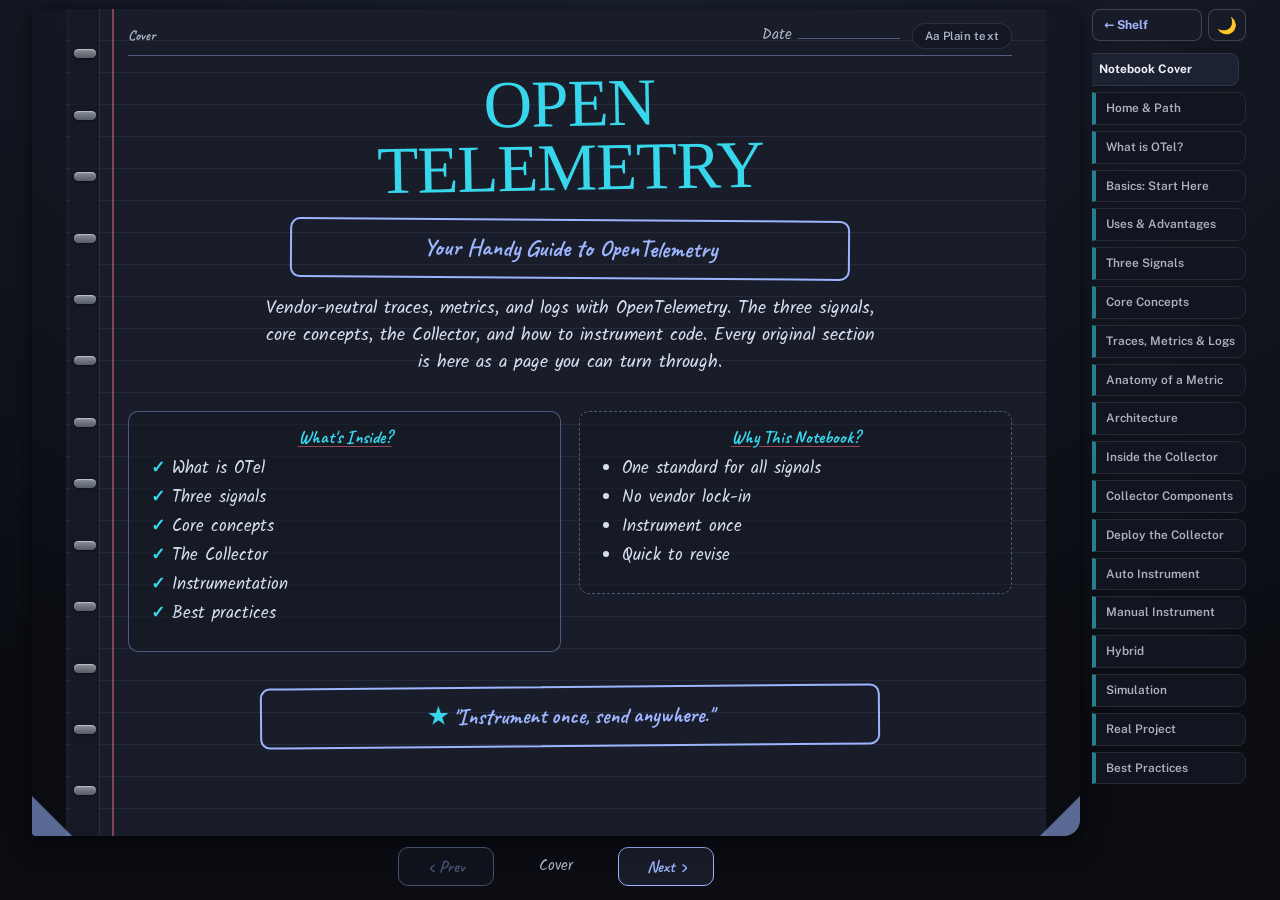
<file: opentelemetry.html>
<!DOCTYPE html>
<html lang="en" data-theme="dark">
<head>
  <meta charset="UTF-8" />
  <meta name="viewport" content="width=device-width, initial-scale=1.0" />
  <title>OpenTelemetry · The DevOps Playbook</title>
  <script>(function(){try{var t=localStorage.getItem("theme");if(t!=="light"&&t!=="dark")t="dark";document.documentElement.setAttribute("data-theme",t);if(localStorage.getItem("nbPlain")==="1")document.documentElement.classList.add("nb-plain");}catch(e){}})();</script>
  <link rel="preconnect" href="https://fonts.googleapis.com" />
  <link rel="preconnect" href="https://fonts.gstatic.com" crossorigin />
  <link href="https://fonts.googleapis.com/css2?family=Sora:wght@600;700;800&family=Public+Sans:wght@400;500;600;700&family=JetBrains+Mono:wght@400;500;600&family=Permanent+Marker&family=Caveat:wght@600;700&family=Kalam:wght@300;400;700&display=swap" rel="stylesheet" />
  <link rel="stylesheet" href="styles.css?v=34" />
</head>
<body>
<main class="main nb-topic-main" id="mainContent">
<section id="nb-otel-cover" data-topic="OpenTelemetry" class="section nb-section nb-book-section nb-book--otel" aria-roledescription="notebook" aria-label="OPENTELEMETRY notebook">
   <div class="nb-book" data-open="false">
    <div class="nb-stage" tabindex="-1">

     <article data-label="Notebook Cover" class="nb-leaf nb-leaf-cover" role="group" aria-roledescription="page" aria-label="OPENTELEMETRY cover">
    <div class="nb-sheet nb-cover">
      <div class="nb-rings" aria-hidden="true"><i></i><i></i><i></i><i></i><i></i><i></i><i></i><i></i><i></i><i></i><i></i><i></i><i></i></div>
      <button class="nb-plain-toggle" type="button" onclick="toggleNbPlain()" aria-pressed="false">Aa Plain text</button>
      <div class="nb-cover-title">OPEN<small>TELEMETRY</small></div>
      <div class="nb-cover-band">Your Handy Guide to OpenTelemetry</div>
      <p class="nb-cover-desc">Vendor-neutral traces, metrics, and logs with OpenTelemetry. The three signals, core concepts, the Collector, and how to instrument code. Every original section is here as a page you can turn through.</p>
      <div class="nb-cols" style="margin-top:20px">
        <div class="nb-box">
          <span class="nb-box-title">What's Inside?</span>
          <ul class="nb-list check"><li>What is OTel</li><li>Three signals</li><li>Core concepts</li><li>The Collector</li><li>Instrumentation</li><li>Best practices</li></ul>
        </div>
        <div class="nb-box dash">
          <span class="nb-box-title">Why This Notebook?</span>
          <ul class="nb-list"><li>One standard for all signals</li><li>No vendor lock-in</li><li>Instrument once</li><li>Quick to revise</li></ul>
        </div>
      </div>
      <div class="nb-cover-quote"><span class="star">&#9733;</span> "Instrument once, send anywhere."</div>
    </div>
     </article>

       <article data-label="Home &amp; Path" class="nb-leaf" id="otel-home" role="group" aria-roledescription="page" aria-label="OPENTELEMETRY page 1">
    <div class="nb-sheet nb-page nb-ported">
      <div class="nb-rings" aria-hidden="true"><i></i><i></i><i></i><i></i><i></i><i></i><i></i><i></i><i></i><i></i><i></i><i></i><i></i></div>
      <button class="nb-plain-toggle" type="button" onclick="toggleNbPlain()" aria-pressed="false">Aa Plain text</button>
      <div class="nb-masthead">OPENTELEMETRY</div>
      <div class="nb-pagenum">- Page 1 -</div>

    <div class="sec-header">
      <div class="sec-badge">OpenTelemetry · Start Here</div>
      <h2>OpenTelemetry — From Zero to Expert</h2>
      <p class="sec-desc">The vendor-neutral standard for traces, metrics &amp; logs. Learn to see inside any system — no prior observability knowledge required.</p>
    </div>

    <div class="card eli5-card">
      <div class="card-tag-row"><span class="ctag purple">👶 ELI5</span></div>
      <p>Your app is a sealed factory. Things go in, things come out, but when it's slow or broken you're standing outside guessing. <strong>OpenTelemetry (OTel) puts sensors on every machine inside the factory</strong> — every request, every database call, every error — and streams that data out to a screen you can watch. This guide takes you from "what is observability?" all the way to instrumenting a real Python service three different ways and reading the traces like a pro.</p>
    </div>

    <div class="card">
      <h3 class="card-title">🎯 What You'll Be Able to Do</h3>
      <div class="card-grid-4">
        <div class="card"><div class="ci">🔭</div><h4>Explain OTel</h4><p>Articulate observability vs monitoring and why a vendor-neutral standard matters.</p><span class="tag-pill">Concepts</span></div>
        <div class="card"><div class="ci">🧩</div><h4>Know the signals</h4><p>Traces, metrics and logs — what each is, and how they correlate.</p><span class="tag-pill">Fundamentals</span></div>
        <div class="card"><div class="ci">⚡</div><h4>Instrument code</h4><p>Auto, manual and hybrid instrumentation in real Python.</p><span class="tag-pill">Hands-on</span></div>
        <div class="card"><div class="ci">🚀</div><h4>Ship to a backend</h4><p>Run a Collector and read traces in a Jaeger-style UI.</p><span class="tag-pill">Production</span></div>
      </div>
    </div>

    <div class="card">
      <h3 class="card-title">👥 Who This Is For</h3>
      <div class="two-col">
        <div class="card">
          <div class="card-tag-row"><span class="ctag green">✅ Perfect if you are…</span></div>
          <ul style="color:var(--txt2);padding-left:18px;line-height:1.8">
            <li>A developer who has never instrumented anything</li>
            <li>A DevOps/SRE engineer wiring up observability</li>
            <li>Coming from vendor SDKs (Datadog, New Relic) and want the open standard</li>
            <li>Curious how traces, metrics and logs actually work</li>
          </ul>
        </div>
        <div class="card">
          <div class="card-tag-row"><span class="ctag blue">🧭 Prerequisites</span></div>
          <ul style="color:var(--txt2);padding-left:18px;line-height:1.8">
            <li>Basic Python (you can read a Flask route)</li>
            <li>You've used a terminal and <code>pip install</code></li>
            <li>That's it — everything else is taught from scratch</li>
          </ul>
        </div>
      </div>
    </div>

    <div class="card">
      <h3 class="card-title">🗺️ The 12-Module Roadmap</h3>
      <p class="card-sub">Each module builds on the last. Foundations → instrumentation → a driveable simulation → a full project → a cheat-sheet.</p>
      <div class="card-grid-4">
        <div class="card"><div class="otel-path-num">01</div><strong>What is OTel?</strong><p>Observability vs monitoring, the CNCF standard.</p></div>
        <div class="card"><div class="otel-path-num">02</div><strong>Uses &amp; Advantages</strong><p>Problems solved, no lock-in, future-proof.</p></div>
        <div class="card"><div class="otel-path-num">03</div><strong>Three Signals</strong><p>Traces, metrics, logs and how they correlate.</p></div>
        <div class="card"><div class="otel-path-num">04</div><strong>Core Concepts</strong><p>Spans, context, resources, OTLP, sampling.</p></div>
        <div class="card"><div class="otel-path-num">05</div><strong>Architecture</strong><p>App → SDK → OTLP → Collector → Backend.</p></div>
        <div class="card"><div class="otel-path-num">06</div><strong>Auto Instrumentation</strong><p>Zero-code telemetry in minutes.</p></div>
        <div class="card"><div class="otel-path-num">07</div><strong>Manual Instrumentation</strong><p>The OTel API/SDK by hand.</p></div>
        <div class="card"><div class="otel-path-num">08</div><strong>Hybrid</strong><p>Auto baseline + manual enrichment.</p></div>
        <div class="card otel-path-hot"><div class="otel-path-num">09</div><strong>Interactive Simulation</strong><p>Drive a live trace waterfall. <span class="tag-pill">🎮 centrepiece</span></p></div>
        <div class="card"><div class="otel-path-num">10</div><strong>Real Project</strong><p>Instrument an orders service end to end.</p></div>
        <div class="card"><div class="otel-path-num">11</div><strong>Best Practices</strong><p>Conventions, sampling, cost, secrets.</p></div>
        <div class="card"><div class="otel-path-num">12</div><strong>Cheat-Sheet</strong><p>One-glance API &amp; command reference.</p></div>
      </div>
    </div>

    <div class="card devops-box">
      <div class="card-tag-row"><span class="ctag orange">🔧 Already on AWS?</span></div>
      <p>This group teaches the <strong>vendor-neutral foundation</strong> — everything here works on any cloud, any backend. For the AWS-specific distribution (X-Ray, CloudWatch, AMP, EKS/ECS/Lambda), see the <a href="#adot-home" style="color:var(--accent);font-weight:600">AWS ADOT</a> group after you finish these fundamentals. ADOT <em>is</em> OpenTelemetry — just pre-wired for AWS.</p>
    </div>
      </div>
     </article>

  <!-- ─── Module 01 — What is OpenTelemetry? ─── -->
       <article data-label="What is OTel?" class="nb-leaf" id="otel-intro" role="group" aria-roledescription="page" aria-label="OPENTELEMETRY page 2">
    <div class="nb-sheet nb-page nb-ported">
      <div class="nb-rings" aria-hidden="true"><i></i><i></i><i></i><i></i><i></i><i></i><i></i><i></i><i></i><i></i><i></i><i></i><i></i></div>
      <button class="nb-plain-toggle" type="button" onclick="toggleNbPlain()" aria-pressed="false">Aa Plain text</button>
      <div class="nb-masthead">OPENTELEMETRY</div>
      <div class="nb-pagenum">- Page 2 -</div>

    <div class="sec-header">
      <div class="sec-badge">Module 01</div>
      <h2>What is OpenTelemetry?</h2>
      <p class="sec-desc">The pain of blind debugging — and the open standard that fixes it.</p>
    </div>

    <div class="card eli5-card">
      <div class="card-tag-row"><span class="ctag purple">👶 ELI5</span></div>
      <p>Imagine your body could only tell you "I feel bad" but not <em>where</em> it hurts. That's software without observability. <strong>OpenTelemetry is a universal language for your software to describe exactly what it's doing</strong> — "this request came in, it called the database, that took 800ms, then it crashed here." It's not a product you buy; it's a free, open <em>standard</em> (like USB or HTTP) that every tool agrees to speak, so you're never locked into one vendor.</p>
    </div>

    <div class="card">
      <h3 class="card-title">😰 The Problem: Blind Debugging</h3>
      <p class="card-sub">A real 3am incident, without observability:</p>
      <div class="code-block"><span class="cmt"># The only clue you have:</span>
[2026-07-09 03:14:22] ERROR: request failed

<span class="cmt"># The questions you CAN'T answer:</span>
<span class="cmt">#  → Which user? Which endpoint?</span>
<span class="cmt">#  → Was it the database, the payment API, or our code?</span>
<span class="cmt">#  → How long did each step take before it died?</span>
<span class="cmt">#  → Is it every request or just 2%?</span>
<span class="cmt">#  → Did it start after this morning's deploy?</span>

<span class="cmt"># So you do this for 3 hours:</span>
$ ssh prod-box-1
$ grep -i error /var/log/app.log | tail -500   <span class="cmt"># 🤞 hope</span></div>
      <p class="card-note">Every "grep and pray" session is a symptom of missing telemetry.</p>
    </div>

    <div class="two-col">
      <div class="card">
        <div class="card-tag-row"><span class="ctag blue">📟 Monitoring</span></div>
        <p><strong>Known-unknowns.</strong> You decide in advance what to watch, build dashboards for it, and get alerts when a threshold trips.</p>
        <ul style="color:var(--txt2);padding-left:18px;line-height:1.7">
          <li>"Is CPU &gt; 90%?" ✅ can answer</li>
          <li>"Why is <em>this specific</em> user's checkout slow?" ❌ can't — you never built that dashboard</li>
        </ul>
        <p class="card-note">Great for the failures you predicted.</p>
      </div>
      <div class="card card-accent">
        <div class="card-tag-row"><span class="ctag green">🔍 Observability</span></div>
        <p><strong>Unknown-unknowns.</strong> You collect rich, high-cardinality telemetry so you can ask <em>new</em> questions after the fact — without shipping new code.</p>
        <ul style="color:var(--txt2);padding-left:18px;line-height:1.7">
          <li>"Show every request from user 4471 that touched the payments DB and took &gt; 1s" ✅</li>
          <li>Debug failures you never anticipated</li>
        </ul>
        <p class="card-note">OpenTelemetry is how you <em>produce</em> that telemetry.</p>
      </div>
    </div>

    <div class="card">
      <h3 class="card-title">🌐 OTel = The Vendor-Neutral CNCF Standard</h3>
      <div class="two-col">
        <div>
          <p style="color:var(--txt2);line-height:1.8">OpenTelemetry is a <strong>Cloud Native Computing Foundation (CNCF)</strong> project — the same foundation that stewards Kubernetes and Prometheus. It's the <strong>second most active CNCF project</strong> after Kubernetes.</p>
          <p style="color:var(--txt2);line-height:1.8">It was born in 2019 from the merger of two competing standards — <strong>OpenTracing</strong> and <strong>OpenCensus</strong> — ending the "pick a side" era. OTel defines:</p>
          <ul style="color:var(--txt2);padding-left:18px;line-height:1.8">
            <li>An <strong>API</strong> your code calls (stable, never changes under you)</li>
            <li>An <strong>SDK</strong> that implements it (pluggable)</li>
            <li><strong>OTLP</strong>, a wire protocol every backend accepts</li>
            <li><strong>Semantic conventions</strong> — agreed names for attributes</li>
          </ul>
        </div>
        <div class="card devops-box" style="margin-bottom:0">
          <div class="card-tag-row"><span class="ctag orange">🔧 DevOps/SRE Analogy</span></div>
          <p><strong>OTel is the "USB-C of observability."</strong> Before USB-C, every device had its own charger. Before OTel, every vendor had its own agent and SDK — instrument once for Datadog, re-instrument for New Relic. With OTel you instrument <em>once</em> and plug into <em>any</em> backend. Switch vendors by changing one config line, not rewriting your code.</p>
        </div>
      </div>
    </div>

    <div class="takeaways">
      <h3>🎯 Key Takeaways</h3>
      <ul>
        <li><strong>Monitoring</strong> answers questions you knew to ask; <strong>observability</strong> lets you ask new ones after the fact</li>
        <li>OpenTelemetry is an open <em>standard</em> (API + SDK + OTLP + conventions), not a product you buy</li>
        <li>It's a top-tier CNCF project, born from merging OpenTracing + OpenCensus in 2019</li>
        <li><strong>For DevOps:</strong> instrument once, send anywhere — no vendor lock-in, ever</li>
      </ul>
    </div>
      </div>
     </article>

  <!-- ─── Basics primer — a gentle from-zero start ─── -->
       <article data-label="Basics: Start Here" class="nb-leaf" id="otel-basics" role="group" aria-roledescription="page" aria-label="OPENTELEMETRY page 3">
    <div class="nb-sheet nb-page nb-ported">
      <div class="nb-rings" aria-hidden="true"><i></i><i></i><i></i><i></i><i></i><i></i><i></i><i></i><i></i><i></i><i></i><i></i><i></i></div>
      <button class="nb-plain-toggle" type="button" onclick="toggleNbPlain()" aria-pressed="false">Aa Plain text</button>
      <div class="nb-masthead">OPENTELEMETRY</div>
      <div class="nb-pagenum">- Page 3 -</div>

    <div class="sec-header">
      <div class="sec-badge">Start Here</div>
      <h2>Understanding the Basics of OpenTelemetry</h2>
      <p class="sec-desc">New to all of this? Read this one page first. No jargon, no setup — just the shape of the whole thing so everything after it clicks.</p>
    </div>

    <div class="card eli5-card">
      <div class="card-tag-row"><span class="ctag purple">👶 ELI5 — the flight recorder</span></div>
      <p>A plane has a <strong>black box</strong> that quietly records everything it does — altitude, speed, every switch flipped — so that if anything ever goes wrong, someone can replay exactly what happened. <strong>OpenTelemetry is a black box for your software.</strong> It records what your app does as it runs, in one standard format, so that later you (or any tool) can replay it and understand exactly what happened and why.</p>
    </div>

    <div class="card">
      <h3 class="card-title">🔭 What OpenTelemetry is, in one sentence</h3>
      <p style="color:var(--txt2);line-height:1.8;font-size:1.02rem">OpenTelemetry (people write it <strong>“OTel”</strong>) is <strong>a single, vendor-neutral way to capture how your software behaves</strong> while it runs — and then send that information to <em>any</em> tool you like for storing and viewing.</p>
      <p style="color:var(--txt2);line-height:1.8">Two words in there are the whole point:</p>
      <ul style="color:var(--txt2);padding-left:18px;line-height:1.85">
        <li><strong>“single”</strong> — you learn and wire up <em>one</em> thing, not a different one for every tool.</li>
        <li><strong>“vendor-neutral”</strong> — it belongs to no company. Nobody can lock you in. Switch which tool you view your data in without changing your app.</li>
      </ul>
      <div class="callout note" style="margin-top:14px">
        <span class="callout-icon">i</span>
        <div class="callout-text"><strong>It is not a product you buy.</strong> It’s an open <em>standard</em> — a shared agreement, like how every country’s plug fits a USB cable. You don’t “buy” USB; everyone just agrees on its shape.</div>
      </div>
    </div>

    <div class="card">
      <h3 class="card-title">🧠 The one mental model to remember</h3>
      <p class="card-sub">If you take away nothing else, take this. Everything in OTel is just these four steps, left to right:</p>
      <div class="otel-basics-flow">
        <div class="obf-step"><div class="obf-ic">✍️</div><div class="obf-t">Instrument once</div><div class="obf-d">Add OTel to your app one time. Now it describes what it’s doing as it runs.</div></div>
        <div class="obf-arrow" aria-hidden="true">→</div>
        <div class="obf-step"><div class="obf-ic">📦</div><div class="obf-t">Export via OTLP</div><div class="obf-d">The data leaves your app in <em>one</em> standard envelope format called OTLP.</div></div>
        <div class="obf-arrow" aria-hidden="true">→</div>
        <div class="obf-step"><div class="obf-ic">🛰️</div><div class="obf-t">Collector</div><div class="obf-d">A little post-office process receives it, tidies it up, and forwards it on.</div></div>
        <div class="obf-arrow" aria-hidden="true">→</div>
        <div class="obf-step"><div class="obf-ic">📊</div><div class="obf-t">Any backend</div><div class="obf-d">It lands in whatever tool you want to look at it in — Jaeger, Grafana, Datadog…</div></div>
      </div>
      <p class="card-note">Instrument once → export via OTLP → Collector → any backend. That single arrow is OpenTelemetry.</p>
    </div>

    <div class="card">
      <h3 class="card-title">🧩 The building blocks, named simply</h3>
      <p class="card-sub">You’ll meet these words everywhere. Here’s each one in a single plain sentence — no need to memorise, just recognise them.</p>
      <div class="card-grid-4">
        <div class="card"><div class="ci">📚</div><h4>API &amp; SDK</h4><p>The <strong>API</strong> is the small set of commands your code calls (“start recording here”). The <strong>SDK</strong> is the engine that actually does the recording.</p></div>
        <div class="card"><div class="ci">⚡</div><h4>Instrumentation</h4><p>The act of adding those recording calls. <strong>Auto</strong> = OTel adds them for you for common libraries. <strong>Manual</strong> = you add a few yourself for your own logic.</p></div>
        <div class="card"><div class="ci">🛰️</div><h4>The Collector</h4><p>A separate helper process that <strong>receives, processes, and forwards</strong> your telemetry, so your app doesn’t have to know where it ends up.</p></div>
        <div class="card"><div class="ci">📦</div><h4>OTLP</h4><p>The <strong>OpenTelemetry Protocol</strong> — the one standard “envelope” format the data travels in. Every OTel-friendly tool can open it.</p></div>
      </div>
    </div>

    <div class="card">
      <h3 class="card-title">📡 And the three kinds of data it captures — “the signals”</h3>
      <p class="card-sub">OTel captures three types of information about your app. One line each here; the very next module takes traces apart in full detail with a real example.</p>
      <div class="card-grid-4">
        <div class="card card-accent">
          <div class="card-tag-row"><span class="ctag blue">🧵 Traces</span></div>
          <p>The <strong>step-by-step journey of one single request</strong> through your system — where it went and how long each hop took.</p>
        </div>
        <div class="card">
          <div class="card-tag-row"><span class="ctag green">📈 Metrics</span></div>
          <p><strong>Numbers counted over time</strong> — like “requests per second” or “average response time” — great for dashboards.</p>
        </div>
        <div class="card">
          <div class="card-tag-row"><span class="ctag purple">📝 Logs</span></div>
          <p><strong>Individual timestamped messages</strong> your app writes — “user 42 checked out”, “payment declined” — the fine-grained detail.</p>
        </div>
        <div class="card devops-box" style="margin-bottom:0">
          <div class="card-tag-row"><span class="ctag orange">➡️ Next up</span></div>
          <p>Module <em>Traces, Metrics &amp; Logs</em> teaches all three using one checkout request you can follow end to end.</p>
        </div>
      </div>
    </div>

    <div class="takeaways">
      <h3>🎯 Key Takeaways</h3>
      <ul>
        <li>OpenTelemetry (“OTel”) is <strong>one vendor-neutral way to capture how your software behaves</strong> — a standard, not a product.</li>
        <li>The whole model is one line: <strong>instrument once → export via OTLP → Collector → any backend</strong>.</li>
        <li>Building blocks: the <strong>API/SDK</strong> record, <strong>instrumentation</strong> (auto or manual) adds the recording, the <strong>Collector</strong> forwards, and <strong>OTLP</strong> is the shared envelope.</li>
        <li>It captures three <strong>signals</strong> — traces, metrics, logs — which the next module unpacks with a worked example.</li>
      </ul>
    </div>
      </div>
     </article>

  <!-- ─── Module 02 — Uses & Advantages ─── -->
       <article data-label="Uses &amp; Advantages" class="nb-leaf" id="otel-why" role="group" aria-roledescription="page" aria-label="OPENTELEMETRY page 4">
    <div class="nb-sheet nb-page nb-ported">
      <div class="nb-rings" aria-hidden="true"><i></i><i></i><i></i><i></i><i></i><i></i><i></i><i></i><i></i><i></i><i></i><i></i><i></i></div>
      <button class="nb-plain-toggle" type="button" onclick="toggleNbPlain()" aria-pressed="false">Aa Plain text</button>
      <div class="nb-masthead">OPENTELEMETRY</div>
      <div class="nb-pagenum">- Page 4 -</div>

    <div class="sec-header">
      <div class="sec-badge">Module 02</div>
      <h2>Uses &amp; Advantages</h2>
      <p class="sec-desc">The concrete problems OTel solves, and why teams standardise on it.</p>
    </div>

    <div class="card eli5-card">
      <div class="card-tag-row"><span class="ctag purple">👶 ELI5</span></div>
      <p>If every appliance in your kitchen used a different plug, your kitchen would be chaos. OTel gives all your software one shared "plug shape" for telemetry. <strong>You wire things up once, and you can rearrange your monitoring tools freely — forever.</strong></p>
    </div>

    <div class="card">
      <h3 class="card-title">🩹 Problems It Solves</h3>
      <div class="card-grid-4">
        <div class="card"><div class="ci">🧟</div><h4>Tool Sprawl</h4><p>One SDK per vendor, per signal. OTel replaces all of them with one API.</p></div>
        <div class="card"><div class="ci">🔒</div><h4>Vendor Lock-In</h4><p>Re-instrumenting to switch vendors costs months. OTel makes it a config change.</p></div>
        <div class="card"><div class="ci">🕳️</div><h4>Blind Spots</h4><p>Correlated traces+metrics+logs replace disconnected, guess-driven debugging.</p></div>
        <div class="card"><div class="ci">🧩</div><h4>Inconsistency</h4><p>Semantic conventions mean <code>http.request.method</code> means the same thing everywhere.</p></div>
      </div>
    </div>

    <div class="card">
      <h3 class="card-title">💼 Real Use-Cases</h3>
      <div class="two-col">
        <div class="card">
          <div class="card-tag-row"><span class="ctag blue">🐌 Latency hunting</span></div>
          <p style="color:var(--txt2)">A checkout is slow. A trace shows the request spent 812ms of its 900ms inside one un-indexed SQL query. Fix found in 30 seconds, not 3 hours.</p>
        </div>
        <div class="card">
          <div class="card-tag-row"><span class="ctag green">🔗 Distributed tracing</span></div>
          <p style="color:var(--txt2)">A request crosses 6 microservices. One trace ID stitches the whole journey together so you see exactly which hop failed.</p>
        </div>
        <div class="card">
          <div class="card-tag-row"><span class="ctag orange">📉 SLOs from metrics</span></div>
          <p style="color:var(--txt2)">Emit a latency histogram; compute p99 and an error-budget burn rate to drive alerting that reflects user pain.</p>
        </div>
        <div class="card">
          <div class="card-tag-row"><span class="ctag purple">🚀 Deploy correlation</span></div>
          <p style="color:var(--txt2)">Tag spans with <code>service.version</code>; instantly see error rate jump the moment <code>v2.3.1</code> rolls out.</p>
        </div>
      </div>
    </div>

    <div class="card">
      <h3 class="card-title">✅ Six Advantages</h3>
      <div style="display:grid;grid-template-columns:repeat(auto-fit,minmax(240px,1fr));gap:12px;margin-top:10px;">
        <div style="padding:12px;background:var(--glass2);border-radius:8px;border:1px solid color-mix(in srgb, var(--accent) 42%, transparent);font-size:0.85rem"><div style="font-weight:700;color:var(--accent);margin-bottom:4px">🌍 Vendor-neutral</div>Send the same data to Jaeger, Prometheus, Datadog, Grafana — no re-instrumentation.</div>
        <div style="padding:12px;background:var(--glass2);border-radius:8px;border:1px solid color-mix(in srgb, var(--accent) 42%, transparent);font-size:0.85rem"><div style="font-weight:700;color:var(--accent);margin-bottom:4px">🎯 One API, all signals</div>Traces, metrics and logs share one API, one SDK, one protocol (OTLP).</div>
        <div style="padding:12px;background:var(--glass2);border-radius:8px;border:1px solid color-mix(in srgb, var(--accent) 42%, transparent);font-size:0.85rem"><div style="font-weight:700;color:var(--accent);margin-bottom:4px">🗣️ Broad language support</div>Stable SDKs for Python, Go, Java, JS/Node, .NET, Rust, Ruby, PHP and more.</div>
        <div style="padding:12px;background:var(--glass2);border-radius:8px;border:1px solid color-mix(in srgb, var(--accent) 42%, transparent);font-size:0.85rem"><div style="font-weight:700;color:var(--accent);margin-bottom:4px">🔌 Zero-code start</div>Auto-instrumentation gives you traces for popular libraries with no code edits.</div>
        <div style="padding:12px;background:var(--glass2);border-radius:8px;border:1px solid color-mix(in srgb, var(--accent) 42%, transparent);font-size:0.85rem"><div style="font-weight:700;color:var(--accent);margin-bottom:4px">🔮 Future-proof</div>A CNCF standard with the whole industry behind it. Your instrumentation outlives any single vendor.</div>
        <div style="padding:12px;background:var(--glass2);border-radius:8px;border:1px solid color-mix(in srgb, var(--accent) 42%, transparent);font-size:0.85rem"><div style="font-weight:700;color:var(--accent);margin-bottom:4px">🚫 No lock-in</div>The Collector re-routes data centrally — swap backends without touching a single app.</div>
      </div>
    </div>

    <div class="takeaways">
      <h3>🎯 Key Takeaways</h3>
      <ul>
        <li>OTel kills tool sprawl, vendor lock-in and inconsistent naming in one move</li>
        <li>Real wins: latency hunting, distributed tracing, SLOs, deploy correlation</li>
        <li>Instrument once → send anywhere; the Collector lets you re-route without redeploying apps</li>
        <li><strong>For DevOps:</strong> standardising on OTel is a strategic bet that pays off every time you change tooling</li>
      </ul>
    </div>
      </div>
     </article>

  <!-- ─── Module 03 — The Three Signals ─── -->
       <article data-label="Three Signals" class="nb-leaf" id="otel-signals" role="group" aria-roledescription="page" aria-label="OPENTELEMETRY page 5">
    <div class="nb-sheet nb-page nb-ported">
      <div class="nb-rings" aria-hidden="true"><i></i><i></i><i></i><i></i><i></i><i></i><i></i><i></i><i></i><i></i><i></i><i></i><i></i></div>
      <button class="nb-plain-toggle" type="button" onclick="toggleNbPlain()" aria-pressed="false">Aa Plain text</button>
      <div class="nb-masthead">OPENTELEMETRY</div>
      <div class="nb-pagenum">- Page 5 -</div>

    <div class="sec-header">
      <div class="sec-badge">Module 03</div>
      <h2>The Three Signals</h2>
      <p class="sec-desc">Traces, metrics and logs from scratch — and how they lock together.</p>
    </div>

    <div class="card eli5-card">
      <div class="card-tag-row"><span class="ctag purple">👶 ELI5 — Ordering a pizza</span></div>
      <p><strong>Metrics</strong> = the store's dashboard: "42 orders/hour, avg 28 min." <strong>Traces</strong> = the GPS track of <em>your</em> pizza: order → kitchen (12 min) → oven (8 min) → driver (14 min → stuck in traffic!). <strong>Logs</strong> = the notes stapled to the box: "18:02 extra cheese added, 18:20 driver left." Metrics tell you something's wrong, traces tell you <em>where</em>, logs tell you <em>exactly what</em>.</p>
    </div>

    <div class="card">
      <h3 class="card-title">📊 The Three Signals Side by Side</h3>
      <div class="card-grid-4">
        <div class="card card-accent">
          <div class="card-tag-row"><span class="ctag green">📈 Metrics</span></div>
          <p><strong>Numbers over time.</strong> Cheap, aggregatable, great for dashboards &amp; alerts.</p>
          <p style="color:var(--txt2);font-size:0.82rem">requests/sec, p99 latency, error rate, memory %</p>
          <p style="font-size:0.8rem;color:var(--green)">⚡ "How bad, right now?"</p>
        </div>
        <div class="card">
          <div class="card-tag-row"><span class="ctag blue">🔍 Traces</span></div>
          <p><strong>The journey of one request</strong> across every service, as nested spans.</p>
          <p style="color:var(--txt2);font-size:0.82rem">span tree with timings &amp; parent/child links</p>
          <p style="font-size:0.8rem;color:var(--blue)">⚡ "Where did the time go?"</p>
        </div>
        <div class="card">
          <div class="card-tag-row"><span class="ctag purple">📝 Logs</span></div>
          <p><strong>Timestamped events.</strong> The rich detail of what happened at a moment.</p>
          <p style="color:var(--txt2);font-size:0.82rem">"03:14 payment declined: card_expired"</p>
          <p style="font-size:0.8rem;color:var(--accent2)">⚡ "What exactly happened?"</p>
        </div>
        <div class="card devops-box" style="margin-bottom:0">
          <div class="card-tag-row"><span class="ctag orange">💡 Together</span></div>
          <p>A metric alerts, a trace localises, a log explains. OTel's superpower is <strong>correlating all three</strong>.</p>
        </div>
      </div>
    </div>

    <div class="card">
      <h3 class="card-title">🔗 How They Correlate — One Trace ID Ties It All</h3>
      <p class="card-sub">Because OTel emits all three signals from the same SDK, it stamps them with shared identifiers. This is what makes "jump from a spiking metric straight to the exact failing log line" possible.</p>
      <div class="code-block"><span class="cmt"># 1) A metric fires an alert</span>
http.server.request.duration  p99 = 1240ms   <span class="cmt"># SLO breach!</span>

<span class="cmt"># 2) Exemplars on the metric link to a slow trace</span>
trace_id = 7b2c1a...f09   <span class="cmt"># ← attached to the p99 bucket</span>

<span class="cmt"># 3) Open that trace — the span tree shows the culprit</span>
POST /orders                      900ms
  └─ charge_payment               812ms   <span class="cmt">⚠️ here</span>
       └─ POST api.stripe.com      803ms

<span class="cmt"># 4) Logs carry the SAME trace_id + span_id (auto-injected)</span>
{"level":"ERROR","trace_id":"7b2c1a...f09",
 "span_id":"a1b2c3d4","msg":"stripe timeout after 800ms"}</div>
      <p class="card-note">Metric → trace → log, all stitched by <code>trace_id</code>. No copy-pasting timestamps between four tools.</p>
    </div>

    <div class="card">
      <h3 class="card-title">⏱️ Where Each Signal Shines</h3>
      <div class="timeline">
        <div class="tl-item"><div class="tl-dot"></div><div class="tl-body"><span class="tl-year">Detect</span><strong>Metrics</strong><p>An SLO dashboard shows p99 latency spiking. Cheap to keep for months.</p></div></div>
        <div class="tl-item"><div class="tl-dot"></div><div class="tl-body"><span class="tl-year">Localise</span><strong>Traces</strong><p>Pull a slow trace; the waterfall points at the exact slow span.</p></div></div>
        <div class="tl-item"><div class="tl-dot tl-active"></div><div class="tl-body"><span class="tl-year">Explain</span><strong>Logs</strong><p>The span's correlated logs give the precise error message and stack.</p></div></div>
      </div>
    </div>

    <div class="takeaways">
      <h3>🎯 Key Takeaways</h3>
      <ul>
        <li><strong>Metrics</strong> = aggregated numbers (detect), <strong>traces</strong> = per-request journeys (localise), <strong>logs</strong> = discrete events (explain)</li>
        <li>OTel emits all three from one SDK and stamps them with a shared <code>trace_id</code>/<code>span_id</code></li>
        <li>That shared context is what lets you pivot metric → trace → log in one click</li>
        <li><strong>For DevOps:</strong> keep cheap metrics hot for months, sample expensive traces, and correlate logs to spans</li>
      </ul>
    </div>
      </div>
     </article>

  <!-- ─── Module 04 — Core Concepts ─── -->
       <article data-label="Core Concepts" class="nb-leaf" id="otel-concepts" role="group" aria-roledescription="page" aria-label="OPENTELEMETRY page 6">
    <div class="nb-sheet nb-page nb-ported">
      <div class="nb-rings" aria-hidden="true"><i></i><i></i><i></i><i></i><i></i><i></i><i></i><i></i><i></i><i></i><i></i><i></i><i></i></div>
      <button class="nb-plain-toggle" type="button" onclick="toggleNbPlain()" aria-pressed="false">Aa Plain text</button>
      <div class="nb-masthead">OPENTELEMETRY</div>
      <div class="nb-pagenum">- Page 6 -</div>

    <div class="sec-header">
      <div class="sec-badge">Module 04</div>
      <h2>Core Concepts</h2>
      <p class="sec-desc">The vocabulary of OTel: spans, context, resources, attributes, conventions, exporters, the Collector, OTLP and sampling.</p>
    </div>

    <div class="card eli5-card">
      <div class="card-tag-row"><span class="ctag purple">👶 ELI5</span></div>
      <p>A <strong>span</strong> is one stopwatch around one unit of work ("query the DB"). A <strong>trace</strong> is all the stopwatches for one request, arranged as a family tree. <strong>Context</strong> is the note that says "you belong to this trace, your parent is that span" — it rides along automatically so the tree stays connected even across network calls.</p>
    </div>

    <div class="card">
      <h3 class="card-title">🎯 Spans — The Atom of a Trace</h3>
      <p class="card-sub">A span records: a name, a start &amp; end time, a status, attributes (key-values), events (timestamped notes), and its parent. Nest spans and you get a trace.</p>
      <div class="code-block">Trace  7b2c1a…f09   <span class="cmt"># one ID for the whole request</span>
│
├─ span  POST /orders            [0 → 900ms]   <span class="cmt"># root span</span>
│    span_id: a1        status: OK
│    attributes: { http.request.method: "POST",
│                  http.response.status_code: 200 }
│
│  ├─ span  validate_order        [4 → 30ms]   parent: a1
│  │
│  ├─ span  charge_payment        [32 → 844ms] parent: a1
│  │    └─ span  POST stripe.com  [40 → 843ms] parent: charge  <span class="cmt">⚠️ slow</span>
│  │
│  └─ span  db.insert orders      [846 → 898ms] parent: a1</div>
      <p class="card-note">Parent/child links + one shared <code>trace_id</code> = the waterfall you'll build in Module 09.</p>
    </div>

    <div class="card">
      <h3 class="card-title">🌐 Context Propagation — Keeping the Trace Whole Across Processes</h3>
      <p class="card-sub">A trace only stays connected if every service knows which trace and parent span it belongs to. When a call leaves the process, that link would be lost — so OTel <strong>injects</strong> the <a href="https://www.w3.org/TR/trace-context/">W3C Trace Context</a> <code>traceparent</code> header onto the outbound request, and the receiver <strong>extracts</strong> it on the way in to parent its new span.</p>
      <div class="otel-seq-scroll">
        <svg class="otel-seq" viewBox="0 0 700 260" role="img" aria-label="Sequence diagram. orders-api makes an outbound POST /charge to payments-api and injects the traceparent header carrying trace-id 7b2c1a and span-id a1b2c3. payments-api extracts that header on the way in, creates a child span whose parent is a1b2c3, then responds 200 OK.">
          <defs>
            <marker id="otelCtxReq" class="otel-seq-arrow-req" markerWidth="10" markerHeight="10" refX="7" refY="3" orient="auto"><path d="M0,0 L7,3 L0,6 Z"/></marker>
            <marker id="otelCtxRes" class="otel-seq-arrow-res" markerWidth="10" markerHeight="10" refX="7" refY="3" orient="auto"><path d="M0,0 L7,3 L0,6 Z"/></marker>
          </defs>

          <!-- lifelines -->
          <line class="otel-seq-life" x1="180" y1="54" x2="180" y2="212"/>
          <line class="otel-seq-life" x1="520" y1="54" x2="520" y2="212"/>

          <!-- activation bars -->
          <rect class="otel-seq-act" x="175" y="100" width="10" height="100" rx="3" style="fill:var(--blue);fill-opacity:.20;stroke:var(--blue);stroke-opacity:.5"/>
          <rect class="otel-seq-act" x="515" y="120" width="10" height="58" rx="3" style="fill:var(--accent2);fill-opacity:.22;stroke:var(--accent2);stroke-opacity:.55"/>

          <!-- headers -->
          <g class="otel-seq-head">
            <rect x="90" y="14" width="180" height="32" rx="8"/><text x="180" y="35">🧾 orders-api (client)</text>
            <rect x="430" y="14" width="180" height="32" rx="8"/><text x="520" y="35">💳 payments-api (server)</text>
          </g>

          <!-- request -->
          <g class="otel-seq-msg otel-seq-req">
            <text class="otel-seq-lbl" x="350" y="100">POST /charge</text>
            <text class="otel-seq-lbl" x="350" y="113" style="font-size:10px">traceparent: 00-7b2c1a…f09-a1b2c3-01</text>
            <line class="otel-seq-line" x1="185" y1="122" x2="513" y2="122" marker-end="url(#otelCtxReq)"/>
          </g>

          <!-- response -->
          <g class="otel-seq-msg otel-seq-res">
            <text class="otel-seq-lbl" x="350" y="171">200 OK</text>
            <line class="otel-seq-line" x1="513" y1="178" x2="185" y2="178" marker-end="url(#otelCtxRes)"/>
          </g>

          <!-- inject / extract annotations -->
          <text class="otel-seq-lbl" x="180" y="234" style="fill:var(--blue)">🖊️ inject() writes the header</text>
          <text class="otel-seq-lbl" x="520" y="234" style="fill:var(--accent2)">📖 extract() reads it → parent = a1b2c3</text>
        </svg>
      </div>
      <div class="code-block" style="margin-top:14px"><span class="cmt"># Anatomy of the header that crosses the wire:</span>
traceparent: 00-7b2c1af09...f09-a1b2c3d4-01
<span class="cmt">#            ▲   ▲              ▲        ▲</span>
<span class="cmt">#          ver  trace-id      span-id  flags (01 = sampled)</span></div>
      <p class="card-note">The child in <code>payments-api</code> reuses the same <code>trace_id</code> and points its parent at the caller's <code>span_id</code> — that one shared ID is what lets Module 09 stitch both services into a single waterfall. <strong>Baggage</strong> (arbitrary key-values like <code>user.tier=gold</code>) rides the same mechanism in a <code>baggage</code> header.</p>
    </div>

    <div class="two-col">
      <div class="card">
        <h3 class="card-title">🏢 Resources — Who Produced the Telemetry</h3>
        <p class="card-sub">A <strong>Resource</strong> describes the <em>whole producer</em>: the service, its version, where it runs. You set it <em>once</em> at startup and it is attached to <strong>every</strong> span, metric and log the process emits — so you never re-state it per signal.</p>
        <div class="code-block"><span class="cmt"># Resource — set once, rides on everything</span>
<span class="kw">service.name</span>:           <span class="str">"orders-api"</span>
<span class="kw">service.version</span>:        <span class="str">"2.3.1"</span>
<span class="kw">deployment.environment</span>: <span class="str">"production"</span>
<span class="kw">host.name</span>:              <span class="str">"ip-10-0-3-42"</span>
<span class="kw">k8s.pod.name</span>:           <span class="str">"orders-api-7d9f-x8k2"</span></div>
        <p class="card-note"><code>service.name</code> is the one required key — it is how every backend groups your traces under a service.</p>
      </div>
      <div class="card">
        <h3 class="card-title">🏷️ Attributes — Detail About One Span</h3>
        <p class="card-sub">Where a Resource describes the producer, <strong>attributes</strong> describe <em>one specific span</em> (or metric point / log record). They are the per-operation key-values you filter and group by in your backend.</p>
        <div class="code-block"><span class="cmt"># Attributes — vary span to span</span>
span <span class="str">"POST /orders"</span> {
  <span class="kw">http.request.method</span>:      <span class="str">"POST"</span>
  <span class="kw">http.route</span>:               <span class="str">"/orders/{id}"</span>
  <span class="kw">http.response.status_code</span>: <span class="num">200</span>
  <span class="kw">db.system.name</span>:           <span class="str">"postgresql"</span>
}</div>
        <p class="card-note"><strong>Rule of thumb:</strong> if it is true for the <em>whole process</em> → Resource. If it changes <em>per request</em> → attribute.</p>
      </div>
    </div>

    <div class="card">
      <h3 class="card-title">📖 Semantic Conventions — Agreed Names</h3>
      <p class="card-sub">OTel standardises attribute names so every backend understands your data the same way. Use them instead of inventing your own.</p>
      <div class="code-block"><span class="cmt"># ✅ Use the convention                    ❌ Don't invent</span>
http.request.method   = "POST"          <span class="cmt"># not "verb"</span>
http.response.status_code = 200         <span class="cmt"># not "code"</span>
url.path              = "/orders"       <span class="cmt"># not "endpoint"</span>
db.system.name        = "postgresql"    <span class="cmt"># not "database"</span>
server.address        = "db.internal"   <span class="cmt"># not "host"</span></div>
      <p class="card-note">Conventions are why auto-instrumentation from different libraries produces consistent, filterable traces — and why the <code>http.*</code> attributes above are the same in Go, Python and Java.</p>
    </div>

    <div class="card">
      <h3 class="card-title">📤 Exporters — Serialise &amp; Ship</h3>
      <p class="card-sub">The SDK builds spans in memory; an <strong>exporter</strong> serialises finished batches into a wire format and sends them onward — to a Collector, or straight to a backend like Jaeger. Swapping backends is a one-line exporter change; your instrumentation never moves.</p>
      <div class="code-block"><span class="cmt"># Python SDK — point the OTLP exporter at a Collector</span>
<span class="kw">from</span> opentelemetry.exporter.otlp.proto.grpc.trace_exporter <span class="kw">import</span> OTLPSpanExporter
<span class="kw">from</span> opentelemetry.sdk.trace.export <span class="kw">import</span> BatchSpanProcessor

exporter = <span class="kw">OTLPSpanExporter</span>(endpoint=<span class="str">"http://otel-collector:4317"</span>)
provider.add_span_processor(<span class="kw">BatchSpanProcessor</span>(exporter))
<span class="cmt"># Processor buffers &amp; batches finished spans → exporter ships them over OTLP</span></div>
      <p class="card-note">A <strong>Processor</strong> (here <code>BatchSpanProcessor</code>) sits just before the exporter to batch spans — fewer, bigger network calls instead of one per span.</p>
    </div>

    <div class="card">
      <h3 class="card-title">📦 OTLP — The Wire Protocol</h3>
      <p class="card-sub">OTLP (OpenTelemetry Protocol) is the standard envelope every exporter and Collector speaks. One protocol carries all three signals — traces, metrics <em>and</em> logs — as Protobuf, over gRPC or HTTP.</p>
      <div class="otel-anat">
        <div class="otel-anat-hd">📦 <b>An OTLP export</b> — what one request over the wire carries</div>
        <div class="otel-anat-row"><div class="otel-anat-k">transport</div><div class="otel-anat-v"><strong>gRPC on <code>:4317</code></strong> (compact, streaming — the default) or <strong>HTTP/protobuf on <code>:4318</code></strong> (firewall-friendly, works everywhere).</div></div>
        <div class="otel-anat-row"><div class="otel-anat-k">endpoint</div><div class="otel-anat-v">gRPC dials the host directly; HTTP posts to a signal path — <code>/v1/traces</code>, <code>/v1/metrics</code>, <code>/v1/logs</code>.</div></div>
        <div class="otel-anat-row"><div class="otel-anat-k">payload</div><div class="otel-anat-v"><strong>Protobuf-encoded</strong> <code>ResourceSpans</code>: the <strong>Resource</strong> (set once) wrapping many spans, each with its attributes, events and status.</div></div>
        <div class="otel-anat-row"><div class="otel-anat-k">signals</div><div class="otel-anat-v">One protocol, three signals — <code>traces</code>, <code>metrics</code>, <code>logs</code> — so a Collector needs only one receiver to ingest everything.</div></div>
      </div>
      <div class="code-block" style="margin-top:14px"><span class="cmt"># The two endpoint shapes you configure exporters against:</span>
http://otel-collector:<span class="num">4317</span>            <span class="cmt"># gRPC  (dial host:port)</span>
http://otel-collector:<span class="num">4318</span>/v1/traces  <span class="cmt"># HTTP  (POST protobuf to signal path)</span></div>
    </div>

    <div class="card">
      <h3 class="card-title">🛰️ The Collector — Receive → Process → Export</h3>
      <p class="card-sub">A standalone service that sits between your apps and your backends. Apps ship OTLP to it; it processes the data (batch, sample, redact, enrich) and fans it out to one or more backends — so apps never hardcode a backend and you change routing in one place.</p>
      <div class="otel-cpipe">
        <div class="ocp-box" style="--ocp:var(--blue)"><div class="ocp-t">📥 Receivers</div><small>Ingest telemetry — OTLP from your apps, plus Jaeger, Prometheus, and more.</small></div>
        <span class="ocp-arr" aria-hidden="true">→</span>
        <div class="ocp-box" style="--ocp:var(--accent-ink)"><div class="ocp-t">⚙️ Processors</div><small>Batch, <strong>tail-sample</strong>, redact secrets, enrich (e.g. add k8s metadata).</small></div>
        <span class="ocp-arr" aria-hidden="true">→</span>
        <div class="ocp-box" style="--ocp:var(--accent2)"><div class="ocp-t">📤 Exporters</div><small>Fan out to one <em>or more</em> backends at once.</small></div>
      </div>
      <div class="code-block" style="margin-top:14px"><span class="cmt"># collector-config.yaml — the receive→process→export shape</span>
<span class="kw">receivers</span>:
  <span class="kw">otlp</span>:
    <span class="kw">protocols</span>: { grpc: {}, http: {} }   <span class="cmt"># listen on :4317 / :4318</span>
<span class="kw">processors</span>:
  <span class="kw">batch</span>: {}                             <span class="cmt"># group spans before export</span>
<span class="kw">exporters</span>:
  <span class="kw">otlp/jaeger</span>: { endpoint: <span class="str">"jaeger:4317"</span> }
<span class="kw">service</span>:
  <span class="kw">pipelines</span>:
    <span class="kw">traces</span>: { receivers: [otlp], processors: [batch], exporters: [otlp/jaeger] }</div>
      <div class="callout info">
        <span class="callout-icon">i</span>
        <div class="callout-text">This is the 30-second version. The dedicated <a href="#otel-collector">Inside the Collector</a> module (Module 06) covers deployment modes, tail-sampling policies and real production configs in depth.</div>
      </div>
    </div>

    <div class="card">
      <h3 class="card-title">🎚️ Sampling — Keep the Traces That Matter</h3>
      <p class="card-sub">Tracing everything is expensive; sampling keeps a useful subset. <strong>Head-based</strong> decides up front (cheap, blind); <strong>tail-based</strong> waits for the whole trace, then decides (smart, needs buffering in the Collector).</p>
      <div class="two-col">
        <div class="card">
          <div class="card-tag-row"><span class="ctag blue">Head-based · keep 10%</span></div>
          <p style="color:var(--txt2)">Decide at the <em>start</em> of the trace. Cheap and simple, but you might drop the one slow trace you needed.</p>
          <div class="code-block" style="font-size:0.78rem"><span class="cmt"># SDK env — sample 10% of traces up front</span>
OTEL_TRACES_SAMPLER=<span class="str">traceidratio</span>
OTEL_TRACES_SAMPLER_ARG=<span class="num">0.1</span></div>
        </div>
        <div class="card card-accent">
          <div class="card-tag-row"><span class="ctag green">Tail-based · keep what matters</span></div>
          <p style="color:var(--txt2)">Buffer the whole trace in the Collector, <em>then</em> decide — always keep errors and slow traces, sample the boring rest.</p>
          <div class="code-block" style="font-size:0.78rem"><span class="cmt"># Collector processor</span>
<span class="kw">tail_sampling</span>:
  <span class="kw">policies</span>:
    - { type: <span class="str">status_code</span>, <span class="cmt"># keep errors</span>
        status_code: { status_codes: [ERROR] } }
    - { type: <span class="str">latency</span>,      <span class="cmt"># keep slow</span>
        latency: { threshold_ms: <span class="num">500</span> } }
    - { type: <span class="str">probabilistic</span>, <span class="cmt"># 5% of rest</span>
        probabilistic: { sampling_percentage: <span class="num">5</span> } }</div>
        </div>
      </div>
    </div>

    <div class="card">
      <h3 class="card-title">🧩 Supporting Vocabulary</h3>
      <p class="card-sub">The rest of the words you'll meet — smaller pieces that sit around the eight concepts above.</p>
      <div class="card-grid-4">
        <div class="card"><div class="ci">🖊️</div><h4>Tracer / Meter</h4><p>Factories you get from the API to create spans (tracer) and instruments (meter).</p></div>
        <div class="card"><div class="ci">⚙️</div><h4>Processor</h4><p>SDK/Collector stage that batches, filters or enriches data before export.</p></div>
        <div class="card"><div class="ci">🧾</div><h4>Span Events</h4><p>Timestamped annotations inside a span (e.g. <code>exception</code>) — a "log pinned to a span."</p></div>
        <div class="card"><div class="ci">🧳</div><h4>Baggage</h4><p>Key-values that propagate across services alongside context (e.g. <code>user.tier=gold</code>).</p></div>
      </div>
    </div>

    <div class="takeaways">
      <h3>🎯 Key Takeaways</h3>
      <ul>
        <li>A <strong>span</strong> is a timed unit of work; nested spans sharing a <code>trace_id</code> make a trace</li>
        <li><strong>Context propagation</strong> injects/extracts the W3C <code>traceparent</code> header so a trace survives crossing a process boundary</li>
        <li><strong>Resources</strong> describe the producer (set once, rides on everything); <strong>attributes</strong> describe one span (vary per request); <strong>semantic conventions</strong> standardise both sets of names</li>
        <li>An <strong>exporter</strong> serialises telemetry and ships it over <strong>OTLP</strong> (:4317 gRPC / :4318 HTTP); the <strong>Collector</strong> receives → processes → exports, decoupling apps from backends</li>
        <li>Prefer <strong>tail-based sampling</strong> ("keep every error and slow trace, sample the boring rest") over blind head-based ratios</li>
      </ul>
    </div>
      </div>
     </article>

  <!-- ─── Deep dive — Traces, Metrics & Logs (worked example) ─── -->
       <article data-label="Traces, Metrics &amp; Logs" class="nb-leaf" id="otel-tml" role="group" aria-roledescription="page" aria-label="OPENTELEMETRY page 7">
    <div class="nb-sheet nb-page nb-ported">
      <div class="nb-rings" aria-hidden="true"><i></i><i></i><i></i><i></i><i></i><i></i><i></i><i></i><i></i><i></i><i></i><i></i><i></i></div>
      <button class="nb-plain-toggle" type="button" onclick="toggleNbPlain()" aria-pressed="false">Aa Plain text</button>
      <div class="nb-masthead">OPENTELEMETRY</div>
      <div class="nb-pagenum">- Page 7 -</div>

    <div class="sec-header">
      <div class="sec-badge">Deep Dive</div>
      <h2>Mastering Traces, Metrics &amp; Logs</h2>
      <p class="sec-desc">One real request, followed end to end. We’ll watch a single “checkout” click travel <strong>Frontend → Checkout → Cart → DB</strong>, and use it to make traces, spans, metrics and logs finally click.</p>
    </div>

    <div class="card eli5-card">
      <div class="card-tag-row"><span class="ctag purple">👶 ELI5 — following a parcel</span></div>
      <p>When you order a parcel, one <strong>tracking number</strong> follows it the whole way: warehouse → van → sorting hub → your door, with a timestamp at each stop. A <strong>trace</strong> is that tracking history for <em>one</em> request. Each <strong>stop</strong> along the way is a <strong>span</strong>. In this module we follow one parcel — a checkout click — and watch its tracking history get built, stop by stop.</p>
    </div>

    <div class="card">
      <h3 class="card-title">🛒 Our one example: clicking “Checkout”</h3>
      <p style="color:var(--txt2);line-height:1.8">A shopper clicks <strong>Checkout</strong>. Behind that one click, four pieces of software talk to each other in a chain:</p>
      <div class="otel-svc-chain">
        <span class="osc" style="--osc:var(--blue)">🖥️ Frontend</span><span class="osc-arr">→</span>
        <span class="osc" style="--osc:var(--accent-ink)">🧾 Checkout</span><span class="osc-arr">→</span>
        <span class="osc" style="--osc:var(--accent2)">🛍️ Cart</span><span class="osc-arr">→</span>
        <span class="osc" style="--osc:var(--cyan)">🗄️ DB</span>
      </div>
      <p style="color:var(--txt2);line-height:1.8">The <strong>Frontend</strong> asks the <strong>Checkout</strong> service to place the order. Checkout needs to know what’s in the basket, so it asks the <strong>Cart</strong> service. Cart reads the items from the <strong>database (DB)</strong>. Then every answer travels back up the chain to the shopper. That’s it — hold this picture; both diagrams below are just this one journey drawn two different ways.</p>
    </div>

    <!-- Diagram A: sequence diagram -->
    <div class="card">
      <h3 class="card-title">🗺️ Diagram A — the request flow (who calls whom)</h3>
      <p class="card-sub">Read it top to bottom = time moving forward. Each column is one service. Solid arrows are <strong>requests</strong> going out; dashed arrows are <strong>responses</strong> coming back.</p>
      <div class="otel-seq-scroll">
        <svg class="otel-seq" viewBox="0 0 820 372" role="img" aria-label="Sequence diagram. Frontend requests checkout from Checkout, which requests the cart from Cart, which runs a SQL query on the DB. Responses then return in reverse: DB to Cart, Cart to Checkout, Checkout to Frontend.">
          <defs>
            <marker id="otelSeqReq" class="otel-seq-arrow-req" markerWidth="10" markerHeight="10" refX="7" refY="3" orient="auto"><path d="M0,0 L7,3 L0,6 Z"/></marker>
            <marker id="otelSeqRes" class="otel-seq-arrow-res" markerWidth="10" markerHeight="10" refX="7" refY="3" orient="auto"><path d="M0,0 L7,3 L0,6 Z"/></marker>
          </defs>

          <!-- lifelines -->
          <line class="otel-seq-life" x1="110" y1="54" x2="110" y2="360"/>
          <line class="otel-seq-life" x1="320" y1="54" x2="320" y2="360"/>
          <line class="otel-seq-life" x1="530" y1="54" x2="530" y2="360"/>
          <line class="otel-seq-life" x1="740" y1="54" x2="740" y2="360"/>

          <!-- activation bars -->
          <rect class="otel-seq-act" x="105" y="104" width="10" height="234" rx="3" style="fill:var(--blue);fill-opacity:.20;stroke:var(--blue);stroke-opacity:.5"/>
          <rect class="otel-seq-act" x="315" y="104" width="10" height="234" rx="3" style="fill:var(--accent-ink);fill-opacity:.22;stroke:var(--accent-ink);stroke-opacity:.55"/>
          <rect class="otel-seq-act" x="525" y="150" width="10" height="146" rx="3" style="fill:var(--accent2);fill-opacity:.22;stroke:var(--accent2);stroke-opacity:.55"/>
          <rect class="otel-seq-act" x="735" y="196" width="10" height="54" rx="3" style="fill:var(--cyan);fill-opacity:.22;stroke:var(--cyan);stroke-opacity:.55"/>

          <!-- headers -->
          <g class="otel-seq-head">
            <rect x="45" y="14" width="130" height="32" rx="8"/><text x="110" y="35">🖥️ Frontend</text>
            <rect x="255" y="14" width="130" height="32" rx="8"/><text x="320" y="35">🧾 Checkout</text>
            <rect x="465" y="14" width="130" height="32" rx="8"/><text x="530" y="35">🛍️ Cart</text>
            <rect x="675" y="14" width="130" height="32" rx="8"/><text x="740" y="35">🗄️ DB</text>
          </g>

          <!-- requests -->
          <g class="otel-seq-msg otel-seq-req">
            <line class="otel-seq-line" x1="115" y1="104" x2="313" y2="104" marker-end="url(#otelSeqReq)"/>
            <text class="otel-seq-lbl" x="214" y="97">GET /checkout</text>
          </g>
          <g class="otel-seq-msg otel-seq-req">
            <line class="otel-seq-line" x1="325" y1="150" x2="523" y2="150" marker-end="url(#otelSeqReq)"/>
            <text class="otel-seq-lbl" x="424" y="143">GET /cart</text>
          </g>
          <g class="otel-seq-msg otel-seq-req">
            <line class="otel-seq-line" x1="535" y1="196" x2="733" y2="196" marker-end="url(#otelSeqReq)"/>
            <text class="otel-seq-lbl" x="634" y="189">SQL query</text>
          </g>

          <!-- responses -->
          <g class="otel-seq-msg otel-seq-res">
            <line class="otel-seq-line" x1="733" y1="250" x2="535" y2="250" marker-end="url(#otelSeqRes)"/>
            <text class="otel-seq-lbl" x="634" y="243">rows[ ]</text>
          </g>
          <g class="otel-seq-msg otel-seq-res">
            <line class="otel-seq-line" x1="523" y1="296" x2="325" y2="296" marker-end="url(#otelSeqRes)"/>
            <text class="otel-seq-lbl" x="424" y="289">cart JSON</text>
          </g>
          <g class="otel-seq-msg otel-seq-res">
            <line class="otel-seq-line" x1="313" y1="338" x2="115" y2="338" marker-end="url(#otelSeqRes)"/>
            <text class="otel-seq-lbl" x="214" y="331">200 OK</text>
          </g>
        </svg>
      </div>
      <p class="otel-dia-cap">The request fans out to the right, then the answers unwind back to the left. Nothing here mentions OpenTelemetry yet — this is just what your app already does.</p>
    </div>

    <div class="card">
      <h3 class="card-title">🧵 So what is a <em>trace</em>? And a <em>span</em>?</h3>
      <p style="color:var(--txt2);line-height:1.85">Now we add OpenTelemetry’s two most important words, defined against the picture you just saw:</p>
      <div class="two-col">
        <div class="card card-accent">
          <div class="card-tag-row"><span class="ctag blue">🧵 Trace</span></div>
          <p><strong>A trace is the complete journey of one request across every service it touches.</strong></p>
          <p style="color:var(--txt2)">One checkout click = one trace. The whole of Diagram A, start to finish, is a single trace.</p>
        </div>
        <div class="card card-accent">
          <div class="card-tag-row"><span class="ctag purple">▪️ Span</span></div>
          <p><strong>A span is one single unit of work inside that trace</strong> — one API call, one DB query, one processing step.</p>
          <p style="color:var(--txt2)">Every arrow-and-box of work in Diagram A becomes one span. A trace is simply a bag of spans that belong to the same request.</p>
        </div>
      </div>
      <p class="card-sub" style="margin-top:16px">Each span carries a few facts about that one step:</p>
      <div class="card-grid-4">
        <div class="card"><div class="ci">🏷️</div><h4>Name</h4><p>What this step is, e.g. <code>API - Checkout</code>.</p></div>
        <div class="card"><div class="ci">⏱️</div><h4>Start &amp; duration</h4><p>When it began and how long it took (e.g. 250ms).</p></div>
        <div class="card"><div class="ci">🚦</div><h4>Status</h4><p>Did it succeed or error?</p></div>
        <div class="card"><div class="ci">🔖</div><h4>Attributes</h4><p>Extra key/values, e.g. <code>http.route</code>, <code>db.system</code>.</p></div>
      </div>
    </div>

    <div class="card">
      <h3 class="card-title">🔗 How the spans stay connected — parent/child &amp; context propagation</h3>
      <p style="color:var(--txt2);line-height:1.85">Here’s the clever bit. The four services run on different machines and don’t know about each other’s spans. So how do all these spans end up in <em>one</em> trace instead of four disconnected ones?</p>
      <ul style="color:var(--txt2);padding-left:18px;line-height:1.9">
        <li><strong>Parent/child spans</strong> — when one span starts work that causes another span, the first is the <strong>parent</strong> and the second is its <strong>child</strong>. Checkout’s span is the parent of Cart’s span, which is the parent of the DB span. This is exactly the nesting you saw in Diagram A.</li>
        <li><strong>Context propagation</strong> — the trick that keeps the chain linked across services. The Frontend starts the first span (the <strong>root span</strong>) and generates a shared <code>trace_id</code>. When it calls Checkout, it slips that id into the request’s HTTP headers — a standard header called <strong>W3C <code>traceparent</code></strong>. Checkout reads that header, creates its span as a <em>child</em>, and passes the same context onward to Cart, and Cart to the DB.</li>
      </ul>
      <div class="callout info" style="margin-top:14px">
        <span class="callout-icon">i</span>
        <div class="callout-text"><strong>The result:</strong> every span in this request shares the same <code>trace_id</code>. That shared id is the thread that lets a backend gather them all back up and rebuild the exact call tree — which is Diagram B.</div>
      </div>
      <div class="code-block" style="margin-top:14px"><span class="cmt"># The one header that stitches the trace together (W3C traceparent):</span>
<span class="cmt">#          version  trace_id (same for every span!)   parent span_id  flags</span>
traceparent: 00-<span class="str">4bf92f3577b34da6a3ce929d0e0e4736</span>-<span class="num">00f067aa0ba902b7</span>-01
<span class="cmt">#               └─ Frontend sets this, Checkout & Cart just pass it along ─┘</span></div>
    </div>

    <!-- Diagram B: trace waterfall -->
    <div class="card">
      <h3 class="card-title">📊 Diagram B — the same request as a trace (the waterfall)</h3>
      <p class="card-sub">Now the payoff. Take every span from that one request, line them up by <strong>start time</strong> (left = earlier), draw each as a bar whose <strong>width = how long it took</strong>, and <strong>indent children under their parent</strong>. You get the view every tracing tool (Jaeger, Grafana Tempo…) shows you:</p>
      <div class="otel-wf">
        <div class="otel-wf-head">
          <span class="otel-wf-tid">trace_id <b>4bf92f35…e4736</b> · 1 trace · 5 spans</span>
          <span class="otel-wf-total">total 420ms</span>
        </div>
        <div class="otel-wf-axis">
          <div class="otel-wf-ticks"><span>0ms</span><span>105</span><span>210</span><span>315</span><span>420ms</span></div>
        </div>

        <div class="otel-wf-row">
          <div class="otel-wf-name" style="padding-left:0"><span class="otel-wf-svc" style="background:var(--blue)"></span>Frontend – checkout</div>
          <div class="otel-wf-track"><div class="otel-wf-bar" style="left:0%;width:100%;background:var(--blue)"></div></div>
          <div class="otel-wf-dur">420ms</div>
        </div>
        <div class="otel-wf-row">
          <div class="otel-wf-name" style="padding-left:14px"><span class="otel-wf-svc" style="background:var(--accent-ink)"></span>API - Checkout</div>
          <div class="otel-wf-track"><div class="otel-wf-bar" style="left:9.5%;width:85.7%;background:var(--accent-ink)"></div></div>
          <div class="otel-wf-dur">360ms</div>
        </div>
        <div class="otel-wf-row">
          <div class="otel-wf-name" style="padding-left:28px"><span class="otel-wf-svc" style="background:var(--accent2)"></span>API - CartDetail</div>
          <div class="otel-wf-track"><div class="otel-wf-bar" style="left:21.4%;width:59.5%;background:var(--accent2)"></div></div>
          <div class="otel-wf-dur">250ms</div>
        </div>
        <div class="otel-wf-row">
          <div class="otel-wf-name" style="padding-left:42px"><span class="otel-wf-svc" style="background:var(--cyan)"></span>DB Call</div>
          <div class="otel-wf-track"><div class="otel-wf-bar" style="left:33.3%;width:26.2%;background:var(--cyan)"></div></div>
          <div class="otel-wf-dur">110ms</div>
        </div>
        <div class="otel-wf-row">
          <div class="otel-wf-name" style="padding-left:42px"><span class="otel-wf-svc" style="background:var(--green)"></span>Data process</div>
          <div class="otel-wf-track"><div class="otel-wf-bar" style="left:61.9%;width:16.7%;background:var(--green)"></div></div>
          <div class="otel-wf-dur">70ms</div>
        </div>

        <div class="otel-wf-legend">
          <span class="otel-wf-leg"><span class="otel-wf-svc" style="background:var(--blue)"></span>Frontend</span>
          <span class="otel-wf-leg"><span class="otel-wf-svc" style="background:var(--accent-ink)"></span>Checkout</span>
          <span class="otel-wf-leg"><span class="otel-wf-svc" style="background:var(--accent2)"></span>Cart</span>
          <span class="otel-wf-leg"><span class="otel-wf-svc" style="background:var(--cyan)"></span>DB</span>
          <span class="otel-wf-leg"><span class="otel-wf-svc" style="background:var(--green)"></span>Processing</span>
        </div>
      </div>
      <p class="otel-dia-cap">Same journey as Diagram A, turned on its side. The nesting <em>is</em> the parent/child relationship; the bar lengths instantly show the DB call and processing ate most of the time.</p>
    </div>

    <div class="card">
      <h3 class="card-title">🎬 How the trace is formed — step by step</h3>
      <p class="card-sub">Watch Diagram A become Diagram B. Each step opens a span; when work returns, that span closes and its bar’s width is fixed.</p>
      <div class="timeline">
        <div class="tl-item"><div class="tl-dot"></div><div class="tl-body"><span class="tl-year">00:00</span><strong>Frontend opens the root span</strong><p>The click arrives. Frontend starts <code>Frontend – checkout</code>, mints a fresh <code>trace_id</code>, and calls Checkout — passing the context in the <code>traceparent</code> header.</p></div></div>
        <div class="tl-item"><div class="tl-dot"></div><div class="tl-body"><span class="tl-year">00:10</span><strong>Checkout opens a child span</strong><p>Checkout reads the header, opens <code>API - Checkout</code> as a <em>child</em> of the root, then calls Cart with the same context.</p></div></div>
        <div class="tl-item"><div class="tl-dot"></div><div class="tl-body"><span class="tl-year">00:12</span><strong>Cart opens its child span</strong><p><code>API - CartDetail</code> opens under Checkout. To answer, Cart must read the database.</p></div></div>
        <div class="tl-item"><div class="tl-dot"></div><div class="tl-body"><span class="tl-year">00:13</span><strong>The DB call span</strong><p><code>DB Call</code> opens under CartDetail, runs the SQL, and returns the rows — then closes (110ms).</p></div></div>
        <div class="tl-item"><div class="tl-dot"></div><div class="tl-body"><span class="tl-year">00:24</span><strong>Processing, then everything closes</strong><p>Cart runs <code>Data process</code> on the rows, then each span closes as its answer bubbles back up: Cart → Checkout → Frontend. The shopper sees “200 OK”.</p></div></div>
        <div class="tl-item"><div class="tl-dot tl-active"></div><div class="tl-body"><span class="tl-year">after</span><strong>The backend reassembles the trace</strong><p>All five spans (each stamped with the same <code>trace_id</code>) arrive at the Collector and backend, which sorts them by parent and start time into the single waterfall above.</p></div></div>
      </div>
    </div>

    <div class="card">
      <h3 class="card-title">📈📝 Where metrics and logs fit into the <em>same</em> request</h3>
      <p style="color:var(--txt2);line-height:1.85">The trace shows this <em>one</em> checkout in detail. But the same flow also produces the other two signals — describing the very same journey from different angles:</p>
      <div class="two-col">
        <div class="card">
          <div class="card-tag-row"><span class="ctag green">📈 Metrics — the zoomed-out numbers</span></div>
          <p style="color:var(--txt2)">Every checkout like this one <strong>increments counters and records timings</strong>. Across thousands of requests they aggregate into dashboards:</p>
          <ul style="color:var(--txt2);padding-left:18px;line-height:1.75">
            <li><code>checkout.requests</code> — count of checkouts (this one adds +1)</li>
            <li><code>http.server.duration</code> p95 — our 420ms lands in this histogram</li>
            <li><code>db.client.duration</code> — the 110ms DB call feeds this</li>
          </ul>
          <p class="card-note">Metrics tell you <em>“checkouts are slow lately”</em> — they don’t tell you why.</p>
        </div>
        <div class="card">
          <div class="card-tag-row"><span class="ctag purple">📝 Logs — the exact detail, correlated</span></div>
          <p style="color:var(--txt2)">Inside the <code>DB Call</code> span, the code writes a normal log line. Because OTel is active, that log is automatically stamped with the current <code>trace_id</code>:</p>
          <div class="code-block" style="font-size:0.76rem">{<span class="str">"level"</span>:<span class="str">"INFO"</span>, <span class="str">"msg"</span>:<span class="str">"cart loaded: 3 items"</span>,
 <span class="str">"trace_id"</span>:<span class="str">"4bf92f35…e4736"</span>,
 <span class="str">"span_id"</span>:<span class="str">"00f067aa0ba902b7"</span>}</div>
          <p class="card-note">That shared <code>trace_id</code> lets you jump from this log straight to the waterfall — and back.</p>
        </div>
      </div>
      <div class="callout success" style="margin-top:14px">
        <span class="callout-icon">✓</span>
        <div class="callout-text"><strong>One request, three views:</strong> a <strong>metric</strong> says <em>how many / how slow</em> in aggregate, a <strong>trace</strong> says <em>where the time went</em> for this one, and a <strong>log</strong> says <em>exactly what happened</em> at one moment — all tied together by the same <code>trace_id</code>.</div>
      </div>
    </div>

    <div class="card">
      <h3 class="card-title">🐍 Making it concrete — a manual span with context propagation</h3>
      <p class="card-sub">Here is the Checkout handler in Python. It reads the incoming trace context, opens its own child span, and passes the context onward — the exact behaviour behind Diagram A.</p>
      <div class="code-block"><span class="kw">from</span> opentelemetry <span class="kw">import</span> trace
<span class="kw">from</span> opentelemetry.propagate <span class="kw">import</span> extract, inject

tracer = trace.get_tracer(<span class="str">"checkout"</span>)

<span class="kw">def</span> <span class="fn">checkout_handler</span>(request):
    <span class="cmt"># 1) Continue the SAME trace: read the caller's traceparent header</span>
    ctx = extract(request.headers)

    <span class="cmt"># 2) Open a CHILD span under the Frontend's root span</span>
    <span class="kw">with</span> tracer.start_as_current_span(<span class="str">"API - Checkout"</span>, context=ctx) <span class="kw">as</span> span:
        span.set_attribute(<span class="str">"http.route"</span>, <span class="str">"/checkout"</span>)
        span.set_attribute(<span class="str">"user.id"</span>, request.user_id)

        <span class="cmt"># 3) Call Cart — inject context so its span is our child</span>
        headers = {}
        inject(headers)                      <span class="cmt"># adds the traceparent header</span>
        cart = http.get(<span class="str">"http://cart/cart"</span>, headers=headers)

        span.set_status(trace.StatusCode.OK)
        <span class="kw">return</span> cart                          <span class="cmt"># span closes here → its bar width is fixed</span></div>
      <p class="card-note"><code>extract</code> continues the trace from upstream; <code>inject</code> hands it downstream. That pair is context propagation — the entire reason the five spans share one <code>trace_id</code>.</p>
    </div>

    <div class="takeaways">
      <h3>🎯 Key Takeaways</h3>
      <ul>
        <li>A <strong>trace</strong> is one request’s full journey; a <strong>span</strong> is one unit of work within it (name, start, duration, status, attributes).</li>
        <li><strong>Parent/child</strong> nesting plus <strong>context propagation</strong> (the W3C <code>traceparent</code> header) give every span the same <code>trace_id</code>, so the backend can rebuild the waterfall.</li>
        <li>The <strong>sequence diagram</strong> (who calls whom) and the <strong>trace waterfall</strong> (spans over time) are the same request drawn two ways.</li>
        <li><strong>Metrics</strong> (counts/latency), <strong>traces</strong> (this journey) and <strong>logs</strong> (exact events) all describe the one checkout and are stitched together by <code>trace_id</code>.</li>
      </ul>
    </div>
      </div>
     </article>

  <!-- ─── Deep dive — Anatomy of a Metric ─── -->
       <article data-label="Anatomy of a Metric" class="nb-leaf" id="otel-metric" role="group" aria-roledescription="page" aria-label="OPENTELEMETRY page 8">
    <div class="nb-sheet nb-page nb-ported">
      <div class="nb-rings" aria-hidden="true"><i></i><i></i><i></i><i></i><i></i><i></i><i></i><i></i><i></i><i></i><i></i><i></i><i></i></div>
      <button class="nb-plain-toggle" type="button" onclick="toggleNbPlain()" aria-pressed="false">Aa Plain text</button>
      <div class="nb-masthead">OPENTELEMETRY</div>
      <div class="nb-pagenum">- Page 8 -</div>

    <div class="sec-header">
      <div class="sec-badge">Deep Dive</div>
      <h2>Anatomy of a Metric</h2>
      <p class="sec-desc">You met metrics as “numbers over time.” Now let’s open one up. A single metric is really seven small parts — we’ll name each one and pin it to our checkout example.</p>
    </div>

    <div class="card eli5-card">
      <div class="card-tag-row"><span class="ctag purple">👶 ELI5 — a label on a jar</span></div>
      <p>Think of a metric like a labelled measuring jar in a lab. The label says <strong>what</strong> it measures and in <strong>what unit</strong>, the shape of the jar decides <strong>how</strong> you read it (a running total vs a snapshot), and every time you check it you write the reading down <strong>with the time</strong>. A metric is just that: a well-labelled number you record again and again.</p>
    </div>

    <div class="card">
      <h3 class="card-title">🧪 One metric from our checkout, taken apart</h3>
      <p class="card-sub">We want to track how long checkouts take. Here is that one metric, field by field — each in a single sentence.</p>
      <div class="otel-anat">
        <div class="otel-anat-hd"><b>checkout.request.duration</b> — a histogram, unit ms, labelled by env + status</div>
        <div class="otel-anat-row"><div class="otel-anat-k">name</div><div class="otel-anat-v"><strong>What it measures</strong>, as a dotted identifier — here <code>checkout.request.duration</code>.</div></div>
        <div class="otel-anat-row"><div class="otel-anat-k">description</div><div class="otel-anat-v"><strong>A human-readable explanation</strong> — “time to fully handle a checkout request.”</div></div>
        <div class="otel-anat-row"><div class="otel-anat-k">unit</div><div class="otel-anat-v"><strong>The unit of measure</strong> — <code>ms</code> here (could be bytes, or <code>1</code> for a plain count).</div></div>
        <div class="otel-anat-row"><div class="otel-anat-k">kind</div><div class="otel-anat-v"><strong>The type of number.</strong> <code>counter</code> only goes up (total requests), <code>gauge</code> is a value right now (queue depth), <code>histogram</code> is a distribution (latency buckets). <em>(An <code>updown-counter</code> can also go down, e.g. active connections.)</em> Ours is a <strong>histogram</strong>.</div></div>
        <div class="otel-anat-row"><div class="otel-anat-k">label</div><div class="otel-anat-v"><strong>Tags you slice by</strong> (a.k.a. attributes/dimensions) — <code>env=prod</code>, <code>status=200</code>. Lets you ask “p95 for failed checkouts in prod.”</div></div>
        <div class="otel-anat-row"><div class="otel-anat-k">aggregation</div><div class="otel-anat-v"><strong>How readings combine over time</strong> — sum (counters), last value (gauges), or bucket counts (histograms). Ours rolls readings into <strong>latency buckets</strong>.</div></div>
        <div class="otel-anat-row"><div class="otel-anat-k">time</div><div class="otel-anat-v"><strong>The timestamp + temporality</strong> that places the value on a timeline — <em>cumulative</em> (totals since start) vs <em>delta</em> (just this interval).</div></div>
      </div>
    </div>

    <div class="card">
      <h3 class="card-title">🛒 Reading it back against the example</h3>
      <p style="color:var(--txt2);line-height:1.85">Put the parts together and the metric reads like a sentence: <strong>for our checkout, <code>checkout.request.duration</code> is a <span style="color:var(--accent)">histogram</span>, unit <span style="color:var(--accent)">ms</span>, labelled by <code>env</code> and <code>status</code>, aggregated into buckets over <span style="color:var(--accent)">time</span>.</strong> The 420ms trace from the previous module is <em>one</em> reading that drops into one of those buckets — thousands of such readings become the p95 line on your dashboard.</p>
      <div class="callout info">
        <span class="callout-icon">i</span>
        <div class="callout-text"><strong>Why kind matters:</strong> pick <code>counter</code> for “how many”, <code>gauge</code> for “how much right now”, and <code>histogram</code> when you care about the <em>spread</em> (p95/p99 latency) — not just the average, which hides the slow tail.</div>
      </div>
    </div>

    <div class="takeaways">
      <h3>🎯 Key Takeaways</h3>
      <ul>
        <li>A metric is seven parts: <strong>name, description, unit, kind, label, aggregation, time</strong>.</li>
        <li><strong>Kind</strong> is the big choice — counter (up-only), gauge (now), histogram (distribution); updown-counter can go both ways.</li>
        <li><strong>Labels</strong> are the dimensions you slice by; <strong>temporality</strong> (cumulative vs delta) fixes the value on a timeline.</li>
        <li>Our checkout latency is a <strong>histogram in ms, labelled by env + status</strong> — each traced request is one data point in it.</li>
      </ul>
    </div>
      </div>
     </article>

  <!-- ─── Module 05 — Architecture ─── -->
       <article data-label="Architecture" class="nb-leaf" id="otel-architecture" role="group" aria-roledescription="page" aria-label="OPENTELEMETRY page 9">
    <div class="nb-sheet nb-page nb-ported">
      <div class="nb-rings" aria-hidden="true"><i></i><i></i><i></i><i></i><i></i><i></i><i></i><i></i><i></i><i></i><i></i><i></i><i></i></div>
      <button class="nb-plain-toggle" type="button" onclick="toggleNbPlain()" aria-pressed="false">Aa Plain text</button>
      <div class="nb-masthead">OPENTELEMETRY</div>
      <div class="nb-pagenum">- Page 9 -</div>

    <div class="sec-header">
      <div class="sec-badge">Module 05</div>
      <h2>How It Fits Together</h2>
      <p class="sec-desc">The end-to-end path: App → SDK → OTLP → Collector → Backend — and why the Collector earns its place.</p>
    </div>

    <div class="card eli5-card">
      <div class="card-tag-row"><span class="ctag purple">👶 ELI5</span></div>
      <p>Your app <em>produces</em> telemetry (the SDK). It <em>mails</em> it in a standard envelope (OTLP). A <em>post office</em> sorts and forwards it (the Collector). Finally it lands at a <em>reading room</em> where you view it (the backend, e.g. Jaeger). Each piece has one job, so you can swap any of them without touching the others.</p>
    </div>

    <div class="card">
      <h3 class="card-title">🏗️ The Full Pipeline</h3>
      <div class="code-block">┌─────────────────────────────┐
│  YOUR APP (orders-api)      │
│                             │
│  OTel API   ← your code calls (stable, thin)
│     │                       │
│  OTel SDK   ← creates spans/metrics, batches
│     │                       │
│  Exporter   ← serialises to OTLP
└─────┼───────────────────────┘
      │  OTLP  (gRPC :4317 / HTTP :4318)
      ▼
┌─────────────────────────────┐
│  OTEL COLLECTOR (a sidecar   │
│  or a shared service)        │
│                             │
│  Receiver → Processor(s) → Exporter(s)
│   (OTLP)   (batch, sample,   (Jaeger, Prometheus,
│            resource, filter)  Loki, any vendor)
└─────┬─────────────┬──────────┘
      ▼             ▼
   ┌───────┐    ┌───────────┐
   │ Jaeger│    │ Prometheus│   ← BACKENDS (view/store)
   │(traces)│   │ (metrics) │
   └───────┘    └───────────┘</div>
    </div>

    <div class="card">
      <h3 class="card-title">🧭 Where Each Piece Runs</h3>
      <div class="card-grid-4">
        <div class="card"><div class="ci">📚</div><h4>API</h4><p>Compiled into your app. Just interfaces — a no-op if no SDK is installed. This is what your business code calls.</p></div>
        <div class="card"><div class="ci">⚙️</div><h4>SDK</h4><p>In your app process. The real implementation: samplers, processors, exporters. Configured at startup.</p></div>
        <div class="card"><div class="ci">🛰️</div><h4>Collector</h4><p>A separate process — sidecar container, DaemonSet, or a central deployment. Optional but recommended.</p></div>
        <div class="card"><div class="ci">🗄️</div><h4>Backend</h4><p>Where data is stored &amp; visualised: Jaeger, Prometheus, Grafana, or a SaaS vendor.</p></div>
      </div>
    </div>

    <div class="card">
      <h3 class="card-title">🛰️ Why the Collector Matters (and when to skip it)</h3>
      <div class="two-col">
        <div class="card card-accent">
          <div class="card-tag-row"><span class="ctag green">✅ With a Collector</span></div>
          <ul style="color:var(--txt2);padding-left:18px;line-height:1.7">
            <li>Apps only know one endpoint — change backends centrally</li>
            <li>Offload batching, retry, sampling, PII scrubbing from the app</li>
            <li>Fan-out to multiple backends at once</li>
            <li>Enrich with host/k8s metadata the app can't see</li>
          </ul>
        </div>
        <div class="card">
          <div class="card-tag-row"><span class="ctag blue">➡️ Direct to backend</span></div>
          <p style="color:var(--txt2)">You <em>can</em> export straight from the SDK to a backend that speaks OTLP (Jaeger does). Fine for local dev and demos — the app carries retry/batch itself. Add a Collector before production.</p>
          <div class="code-block" style="font-size:0.78rem">OTEL_EXPORTER_OTLP_ENDPOINT=http://jaeger:4318</div>
        </div>
      </div>
    </div>

    <div class="devops-box card">
      <div class="card-tag-row"><span class="ctag orange">🔧 DevOps/SRE Analogy</span></div>
      <p>The Collector is your <strong>reverse-proxy / load-balancer for telemetry</strong>. Just as you don't hardcode every backend IP into every client, you don't hardcode every observability vendor into every app. Point apps at the Collector; re-route, sample and scrub in one place. The AWS-specific version of this pipeline is covered in <a href="#adot-architecture" style="color:var(--accent);font-weight:600">AWS ADOT → Architecture</a>.</p>
    </div>

    <div class="takeaways">
      <h3>🎯 Key Takeaways</h3>
      <ul>
        <li>The path is <strong>API → SDK → OTLP → Collector → Backend</strong>; each layer is swappable</li>
        <li>The <strong>API</strong> lives in your code and is a no-op without an SDK; the <strong>SDK</strong> does the real work in-process</li>
        <li>The <strong>Collector</strong> decouples apps from backends: central re-routing, sampling, enrichment, PII scrubbing</li>
        <li>Direct export is fine for dev; add a Collector before production</li>
      </ul>
    </div>
      </div>
     </article>

  <!-- ─── Deep dive — Inside the Collector (how it works) ─── -->
       <article data-label="Inside the Collector" class="nb-leaf" id="otel-collector" role="group" aria-roledescription="page" aria-label="OPENTELEMETRY page 10">
    <div class="nb-sheet nb-page nb-ported">
      <div class="nb-rings" aria-hidden="true"><i></i><i></i><i></i><i></i><i></i><i></i><i></i><i></i><i></i><i></i><i></i><i></i><i></i></div>
      <button class="nb-plain-toggle" type="button" onclick="toggleNbPlain()" aria-pressed="false">Aa Plain text</button>
      <div class="nb-masthead">OPENTELEMETRY</div>
      <div class="nb-pagenum">- Page 10 -</div>

    <div class="sec-header">
      <div class="sec-badge">Deep Dive</div>
      <h2>Inside the Collector</h2>
      <p class="sec-desc">You’ve seen the Collector sit between your app and your backends. Let’s open the box: it’s just three stages in a row — receive, process, send.</p>
    </div>

    <div class="card eli5-card">
      <div class="card-tag-row"><span class="ctag purple">👶 ELI5 — a mail-sorting facility</span></div>
      <p>Letters pour in through one door (<strong>receive</strong>). Inside, staff sort them, stamp them, weed out junk, and stick on address labels (<strong>process</strong>). Then they load them onto the right trucks headed for different cities (<strong>send</strong>). The OTel Collector is that facility for your telemetry: <strong>Receiver → Processor → Exporter</strong>, in and out.</p>
    </div>

    <div class="card">
      <h3 class="card-title">🛰️ The internal pipeline</h3>
      <p class="card-sub">Telemetry flows left to right through three stages, then out to one or more backends:</p>
      <div class="otel-cpipe">
        <div class="ocp-box" style="--ocp:var(--blue)"><div class="ocp-t">📥 Receiver</div><small>The “in” door. Ingests telemetry in many formats — OTLP, Jaeger, Prometheus, and more.</small></div>
        <span class="ocp-arr" aria-hidden="true">→</span>
        <div class="ocp-box" style="--ocp:var(--accent-ink)"><div class="ocp-t">⚙️ Processor</div><small>The middle. Batch, filter, <strong>sample</strong>, <strong>redact secrets</strong>, and enrich (e.g. add k8s metadata).</small></div>
        <span class="ocp-arr" aria-hidden="true">→</span>
        <div class="ocp-box" style="--ocp:var(--accent2)"><div class="ocp-t">📤 Exporter</div><small>The “out” door. Sends to one <em>or more</em> backends at once.</small></div>
        <span class="ocp-arr" aria-hidden="true">⇒</span>
        <div class="ocp-backends">
          <div class="ocp-be">🔍 Jaeger &nbsp;<span style="color:var(--txt3);font-weight:400">traces</span></div>
          <div class="ocp-be">📈 Prometheus &nbsp;<span style="color:var(--txt3);font-weight:400">metrics</span></div>
        </div>
      </div>
      <p class="card-note">One Collector can fan a single stream out to several backends — send the same traces to Jaeger <em>and</em> a vendor, no app change.</p>
    </div>

    <div class="card">
      <h3 class="card-title">🚦 Wired as pipelines — one per signal</h3>
      <p style="color:var(--txt2);line-height:1.85">The three stages aren’t one big tube. You wire a <strong>separate pipeline for each signal</strong> — a traces pipeline, a metrics pipeline, a logs pipeline — each with its own receivers, processors and exporters. That’s why a Collector can, say, sample traces heavily while keeping every metric.</p>
      <div class="code-block"><span class="cmt"># A Collector config is literally receivers → processors → exporters,</span>
<span class="cmt"># then pipelines that name which of each to use, per signal:</span>
service:
  pipelines:
    <span class="kw">traces</span>:   { receivers: [otlp], processors: [batch, <span class="str">tail_sampling</span>], exporters: [jaeger] }
    <span class="kw">metrics</span>:  { receivers: [otlp, prometheus], processors: [batch], exporters: [prometheus] }
    <span class="kw">logs</span>:     { receivers: [otlp], processors: [batch], exporters: [otlp] }</div>
    </div>

    <div class="devops-box card">
      <div class="card-tag-row"><span class="ctag orange">🔧 DevOps/SRE Analogy</span></div>
      <p>The Collector is your <strong>reverse-proxy for telemetry</strong>: apps talk to <em>it</em>, and it owns routing, batching, sampling and PII scrubbing centrally — so switching or adding a backend is a config edit here, never a redeploy of every service.</p>
    </div>

    <div class="takeaways">
      <h3>🎯 Key Takeaways</h3>
      <ul>
        <li>The Collector is three stages: <strong>Receiver → Processor → Exporter → backend(s)</strong>.</li>
        <li><strong>Receivers</strong> accept many formats; <strong>processors</strong> batch/sample/redact/enrich; <strong>exporters</strong> fan out to one or more backends.</li>
        <li>Stages are wired into <strong>per-signal pipelines</strong> (traces / metrics / logs), each independently configured.</li>
        <li><strong>For DevOps:</strong> centralise routing and policy in the Collector, not in every app.</li>
      </ul>
    </div>
      </div>
     </article>

  <!-- ─── Deep dive — Collector components by signal ─── -->
       <article data-label="Collector Components" class="nb-leaf" id="otel-components" role="group" aria-roledescription="page" aria-label="OPENTELEMETRY page 11">
    <div class="nb-sheet nb-page nb-ported">
      <div class="nb-rings" aria-hidden="true"><i></i><i></i><i></i><i></i><i></i><i></i><i></i><i></i><i></i><i></i><i></i><i></i><i></i></div>
      <button class="nb-plain-toggle" type="button" onclick="toggleNbPlain()" aria-pressed="false">Aa Plain text</button>
      <div class="nb-masthead">OPENTELEMETRY</div>
      <div class="nb-pagenum">- Page 11 -</div>

    <div class="sec-header">
      <div class="sec-badge">Deep Dive</div>
      <h2>Collector Components You’ll Actually Use</h2>
      <p class="sec-desc">Receivers, processors and exporters are <strong>pluggable parts you pick per signal</strong> — config, not code. Here are the common real ones, grouped by the signal they serve.</p>
    </div>

    <div class="card eli5-card">
      <div class="card-tag-row"><span class="ctag purple">👶 ELI5 — LEGO bricks</span></div>
      <p>The Collector is a baseplate; receivers, processors and exporters are <strong>bricks you snap on</strong>. Building for traces? Snap on trace bricks. For metrics? Swap in metric bricks. You’re choosing from a catalogue in a config file — never writing new code.</p>
    </div>

    <div class="card">
      <h3 class="card-title">🧵 For traces</h3>
      <p class="card-sub">Receivers &amp; exporters speak the common trace wire formats; processors shape spans on the way through.</p>
      <div class="two-col">
        <div class="card">
          <div class="card-tag-row"><span class="ctag blue">🔌 Receivers / Exporters</span></div>
          <div class="otel-comp-chips">
            <span class="otel-comp-chip">otlp</span>
            <span class="otel-comp-chip">jaeger</span>
            <span class="otel-comp-chip">zipkin</span>
          </div>
          <p class="card-note">The same three names work as either a receiver (accept) or an exporter (send). <code>otlp</code> is the native, preferred one.</p>
        </div>
        <div class="card">
          <div class="card-tag-row"><span class="ctag green">⚙️ Processors</span></div>
          <ul class="otel-comp-list">
            <li><code>attributes</code> — add, edit or <strong>redact</strong> span attributes (scrub PII).</li>
            <li><code>batch</code> — group spans before export (fewer, bigger sends).</li>
            <li><code>queued_retry</code> — buffer + retry on failure (backpressure/reliability).</li>
            <li><code>resource</code> — attach resource attributes (<code>service.name</code>, k8s pod).</li>
            <li><code>sampling</code> — keep only a subset of traces (head- or tail-based).</li>
            <li><code>span</code> — rename or modify spans (e.g. normalise names).</li>
          </ul>
        </div>
      </div>
    </div>

    <div class="card">
      <h3 class="card-title">📈 For metrics</h3>
      <div class="two-col">
        <div class="card">
          <div class="card-tag-row"><span class="ctag blue">🔌 Receivers</span></div>
          <div class="otel-comp-chips">
            <span class="otel-comp-chip">otlp</span>
            <span class="otel-comp-chip">hostmetrics</span>
            <span class="otel-comp-chip">prometheus</span>
          </div>
          <ul class="otel-comp-list">
            <li><code>otlp</code> — metrics your app emits via OTel.</li>
            <li><code>hostmetrics</code> — CPU / memory / disk of the machine itself.</li>
            <li><code>prometheus</code> — scrape existing Prometheus endpoints.</li>
          </ul>
        </div>
        <div class="card">
          <div class="card-tag-row"><span class="ctag orange">📤 Exporters</span></div>
          <div class="otel-comp-chips">
            <span class="otel-comp-chip">otlp</span>
            <span class="otel-comp-chip">prometheus</span>
          </div>
          <p class="card-note">Push onward via <code>otlp</code>, or expose a <code>prometheus</code> endpoint for Prometheus to scrape.</p>
        </div>
      </div>
      <div class="callout note" style="margin-top:14px">
        <span class="callout-icon">i</span>
        <div class="callout-text"><strong>For logs</strong>, the set mirrors this: an <code>otlp</code> or <code>filelog</code> receiver in, an <code>otlp</code> exporter out — so all three signals feel consistent.</div>
      </div>
    </div>

    <div class="card">
      <h3 class="card-title">🛒 Wiring it for our checkout</h3>
      <p style="color:var(--txt2);line-height:1.85">Concretely, for the checkout example: for <strong>traces</strong> you’d wire an <code>otlp</code> receiver → <code>batch</code> + <code>sampling</code> processors → a <code>jaeger</code> exporter; for <strong>metrics</strong>, a <code>prometheus</code>/<code>otlp</code> receiver → a <code>prometheus</code> exporter. All of that is a few lines of YAML — <strong>choices, not code</strong>.</p>
    </div>

    <div class="takeaways">
      <h3>🎯 Key Takeaways</h3>
      <ul>
        <li>Components are <strong>pluggable and chosen per signal</strong> in config — no code changes.</li>
        <li><strong>Traces:</strong> OTLP/Jaeger/Zipkin in-out; processors <code>attributes</code>, <code>batch</code>, <code>queued_retry</code>, <code>resource</code>, <code>sampling</code>, <code>span</code>.</li>
        <li><strong>Metrics:</strong> OTLP/hostmetrics/Prometheus receivers; OTLP/Prometheus exporters. Logs mirror the pattern.</li>
        <li>Prefer <code>otlp</code> as the default; reach for the others to bridge existing Jaeger/Zipkin/Prometheus setups.</li>
      </ul>
    </div>
      </div>
     </article>

  <!-- ─── Deep dive — Deploying the Collector (topologies) ─── -->
       <article data-label="Deploy the Collector" class="nb-leaf" id="otel-deploy" role="group" aria-roledescription="page" aria-label="OPENTELEMETRY page 12">
    <div class="nb-sheet nb-page nb-ported">
      <div class="nb-rings" aria-hidden="true"><i></i><i></i><i></i><i></i><i></i><i></i><i></i><i></i><i></i><i></i><i></i><i></i><i></i></div>
      <button class="nb-plain-toggle" type="button" onclick="toggleNbPlain()" aria-pressed="false">Aa Plain text</button>
      <div class="nb-masthead">OPENTELEMETRY</div>
      <div class="nb-pagenum">- Page 12 -</div>

    <div class="sec-header">
      <div class="sec-badge">Deep Dive</div>
      <h2>Deploying the Collector</h2>
      <p class="sec-desc">Where does the Collector actually run? There are a few standard shapes. Here’s each one, when to reach for it, and the trade-off — in plain terms.</p>
    </div>

    <div class="card eli5-card">
      <div class="card-tag-row"><span class="ctag purple">👶 ELI5 — local post-box vs central hub</span></div>
      <p>You can drop a letter in a <strong>post-box on your street</strong> (fast, local, fire-and-forget) — that’s an <strong>agent</strong> running next to your app. Those post-boxes all feed a <strong>central sorting hub</strong> that does the heavy, coordinated work before letters leave the city — that’s a <strong>gateway</strong>. Most setups use both.</p>
    </div>

    <div class="card">
      <h3 class="card-title">🧭 The common shape</h3>
      <p class="card-sub">Telemetry usually hops through a local agent, then a central gateway, then out to backends:</p>
      <div class="otel-cpipe">
        <div class="ocp-box" style="--ocp:var(--blue)"><div class="ocp-t">📱 App</div><small>Emits telemetry to a nearby Collector — often just <code>localhost</code>.</small></div>
        <span class="ocp-arr" aria-hidden="true">→</span>
        <div class="ocp-box" style="--ocp:var(--accent-ink)"><div class="ocp-t">🛰️ Agent</div><small>Runs close to the app (sidecar or DaemonSet). Collects locally, enriches, forwards.</small></div>
        <span class="ocp-arr" aria-hidden="true">→</span>
        <div class="ocp-box" style="--ocp:var(--accent2)"><div class="ocp-t">🏛️ Gateway</div><small>Central, scaled Collector. Tail-sampling, auth, rate-limits, controlled egress.</small></div>
        <span class="ocp-arr" aria-hidden="true">⇒</span>
        <div class="ocp-backends">
          <div class="ocp-be">📊 Backends</div>
        </div>
      </div>
      <p class="card-note">app → agent (DaemonSet/sidecar) → gateway → backend. Start with just an agent; add a gateway when you want central policy.</p>
    </div>

    <div class="card">
      <h3 class="card-title">🗂️ The patterns, and when to use each</h3>
      <div class="card-grid-4">
        <div class="card">
          <div class="card-tag-row"><span class="ctag blue">🛰️ Agent</span></div>
          <p><strong>A Collector near the app/host</strong> that collects locally and forwards on, keeping the app’s job tiny (fire-and-forget).</p>
          <p class="card-note"><strong>Use when:</strong> you want apps to offload fast. <em>Trade-off:</em> it’s the base pattern — run it as a sidecar or DaemonSet below.</p>
        </div>
        <div class="card">
          <div class="card-tag-row"><span class="ctag green">📦 Sidecar</span></div>
          <p><strong>A Collector container in the SAME pod</strong> as the app; the app sends to <code>localhost</code>.</p>
          <p class="card-note"><strong>Use when:</strong> you need strong isolation or per-app config. <em>Trade-off:</em> one Collector per pod = more overhead.</p>
        </div>
        <div class="card">
          <div class="card-tag-row"><span class="ctag purple">🖥️ DaemonSet</span></div>
          <p><strong>ONE Collector per node</strong>; every pod on that node sends to it. The most common agent pattern.</p>
          <p class="card-note"><strong>Use when:</strong> you want efficiency + node/k8s enrichment. <em>Trade-off:</em> shared by all pods on the node.</p>
        </div>
        <div class="card">
          <div class="card-tag-row"><span class="ctag orange">🏛️ Gateway</span></div>
          <p><strong>A standalone, scaled Collector</strong> (Deployment + Service) that receives from all agents and does the heavy central work.</p>
          <p class="card-note"><strong>Use when:</strong> you need tail-sampling, auth, rate-limiting or controlled egress. <em>Trade-off:</em> another tier to run.</p>
        </div>
      </div>
    </div>

    <div class="card">
      <h3 class="card-title">🤔 Just an agent, or add a gateway?</h3>
      <div class="two-col">
        <div class="card card-accent">
          <div class="card-tag-row"><span class="ctag green">✅ Agent only</span></div>
          <p style="color:var(--txt2)">Fine for smaller setups: each node’s DaemonSet (or a sidecar) enriches locally and exports straight to your backend. Simple, few moving parts.</p>
        </div>
        <div class="card card-accent">
          <div class="card-tag-row"><span class="ctag orange">➕ Add a gateway</span></div>
          <p style="color:var(--txt2)">Reach for a gateway when you want <strong>centralized policy across many services</strong> — tail-based sampling (needs a full trace in one place), auth, egress control, and a single choke-point to your vendors.</p>
        </div>
      </div>
    </div>

    <div class="takeaways">
      <h3>🎯 Key Takeaways</h3>
      <ul>
        <li><strong>Agent</strong> = Collector near the app (as a <strong>sidecar</strong> = one per pod, or a <strong>DaemonSet</strong> = one per node, the common choice).</li>
        <li><strong>Gateway</strong> = a central, scaled Collector for the heavy shared work: tail-sampling, auth, rate-limiting, egress.</li>
        <li>The usual shape is <strong>app → agent → gateway → backend</strong>.</li>
        <li>Start agent-only; add a gateway once you need <strong>centralized sampling/policy</strong> across services.</li>
      </ul>
    </div>
      </div>
     </article>

  <!-- ─── Module 06 — Auto (Zero-Code) Instrumentation ─── -->
       <article data-label="Auto Instrument" class="nb-leaf" id="otel-auto" role="group" aria-roledescription="page" aria-label="OPENTELEMETRY page 13">
    <div class="nb-sheet nb-page nb-ported">
      <div class="nb-rings" aria-hidden="true"><i></i><i></i><i></i><i></i><i></i><i></i><i></i><i></i><i></i><i></i><i></i><i></i><i></i></div>
      <button class="nb-plain-toggle" type="button" onclick="toggleNbPlain()" aria-pressed="false">Aa Plain text</button>
      <div class="nb-masthead">OPENTELEMETRY</div>
      <div class="nb-pagenum">- Page 13 -</div>

    <div class="sec-header">
      <div class="sec-badge">Module 06</div>
      <h2>Auto (Zero-Code) Instrumentation</h2>
      <p class="sec-desc">Get real traces for a Flask app in three commands — without editing a single line of code.</p>
    </div>

    <div class="card eli5-card">
      <div class="card-tag-row"><span class="ctag purple">👶 ELI5</span></div>
      <p>Auto-instrumentation is like clip-on sensors. OTel already knows how popular libraries (Flask, requests, SQLAlchemy, Redis…) behave, so it <strong>wraps them for you at startup</strong> and emits spans automatically. You write zero telemetry code and instantly see every HTTP request, DB query and outbound call.</p>
    </div>

    <div class="card">
      <h3 class="card-title">🔧 How It Works</h3>
      <p class="card-sub">A launcher (<code>opentelemetry-instrument</code>) starts your app and <strong>monkey-patches</strong> known libraries before your code runs, injecting spans around their calls. The SDK is configured entirely through environment variables.</p>
      <div class="code-block"><span class="cmt"># 1) Install the distro (SDK + auto-instrumentation tooling)</span>
$ pip install opentelemetry-distro opentelemetry-exporter-otlp

<span class="cmt"># 2) Detect installed libs and pull matching instrumentation</span>
$ opentelemetry-bootstrap -a install
<span class="cmt">#    → installs opentelemetry-instrumentation-flask,</span>
<span class="cmt">#      -requests, -sqlalchemy, … based on YOUR deps</span>

<span class="cmt"># 3) Run your app through the launcher — no code changes</span>
$ opentelemetry-instrument \
    --service_name orders-api \
    --exporter_otlp_endpoint http://localhost:4318 \
    python app.py</div>
    </div>

    <div class="card">
      <h3 class="card-title">🐍 The Flask App (completely untouched)</h3>
      <div class="code-block"><span class="cmt"># app.py — NOT modified for telemetry at all</span>
<span class="kw">from</span> flask <span class="kw">import</span> Flask
<span class="kw">import</span> requests

app = Flask(__name__)

<span class="kw">@app.route</span>(<span class="str">"/orders/&lt;oid&gt;"</span>)
<span class="kw">def</span> get_order(oid):
    <span class="cmt"># auto-instrumented: this outbound call becomes a child span</span>
    inv = requests.get(<span class="str">f"http://inventory/stock/{oid}"</span>).json()
    <span class="kw">return</span> {<span class="str">"order"</span>: oid, <span class="str">"in_stock"</span>: inv[<span class="str">"qty"</span>]}

<span class="kw">if</span> __name__ == <span class="str">"__main__"</span>:
    app.run(port=<span class="num">5000</span>)</div>
    </div>

    <div class="card">
      <h3 class="card-title">⚙️ Configure with Environment Variables</h3>
      <div class="code-block"><span class="cmt"># Everything is env-var driven — 12-factor friendly</span>
<span class="kw">export</span> OTEL_SERVICE_NAME=orders-api
<span class="kw">export</span> OTEL_EXPORTER_OTLP_ENDPOINT=http://localhost:4318
<span class="kw">export</span> OTEL_EXPORTER_OTLP_PROTOCOL=http/protobuf
<span class="kw">export</span> OTEL_TRACES_EXPORTER=otlp
<span class="kw">export</span> OTEL_METRICS_EXPORTER=otlp
<span class="kw">export</span> OTEL_LOGS_EXPORTER=otlp
<span class="kw">export</span> OTEL_RESOURCE_ATTRIBUTES=<span class="str">"service.version=2.3.1,deployment.environment=prod"</span>

$ opentelemetry-instrument python app.py</div>
    </div>

    <div class="two-col">
      <div class="card card-accent">
        <div class="card-tag-row"><span class="ctag green">🎁 What you get for free</span></div>
        <ul style="color:var(--txt2);padding-left:18px;line-height:1.7">
          <li>A span per inbound HTTP request (route, method, status)</li>
          <li>Child spans for outbound <code>requests</code> calls</li>
          <li>DB query spans (SQLAlchemy, psycopg, Redis…)</li>
          <li>Context propagation across services — automatically</li>
          <li>Baseline metrics &amp; correlated logs</li>
        </ul>
      </div>
      <div class="card">
        <div class="card-tag-row"><span class="ctag blue">⚖️ Honest pros &amp; cons</span></div>
        <p style="color:var(--txt2);margin-bottom:6px"><strong style="color:var(--green)">Pros:</strong> instant, no code changes, consistent naming, perfect first step.</p>
        <p style="color:var(--txt2)"><strong style="color:var(--orange)">Cons:</strong> only covers libraries it knows — it has <em>no idea</em> about <em>your</em> business logic. It can't tell you "fraud check took 300ms" or add <code>order.value=249.99</code>. Some overhead; occasional patching quirks.</p>
      </div>
    </div>

    <div class="devops-box card">
      <div class="card-tag-row"><span class="ctag orange">🔧 DevOps/SRE tip</span></div>
      <p>Auto-instrumentation is your <strong>day-one baseline</strong> — roll it out fleet-wide to get distributed traces everywhere with near-zero effort. It answers "which service/endpoint is slow." To answer "which <em>business step</em> is slow," you add manual spans (Module 07) on top. That combination is the industry standard (Module 08).</p>
    </div>

    <div class="takeaways">
      <h3>🎯 Key Takeaways</h3>
      <ul>
        <li>Three commands: <code>pip install opentelemetry-distro</code> → <code>opentelemetry-bootstrap -a install</code> → <code>opentelemetry-instrument python app.py</code></li>
        <li>It monkey-patches known libraries at startup; your app code is untouched</li>
        <li>Configured entirely via <code>OTEL_*</code> environment variables</li>
        <li>Great baseline, but blind to your business logic — enrich it with manual spans next</li>
      </ul>
    </div>
      </div>
     </article>

  <!-- ─── Module 07 — Manual (Code-Based) Instrumentation ─── -->
       <article data-label="Manual Instrument" class="nb-leaf" id="otel-manual" role="group" aria-roledescription="page" aria-label="OPENTELEMETRY page 14">
    <div class="nb-sheet nb-page nb-ported">
      <div class="nb-rings" aria-hidden="true"><i></i><i></i><i></i><i></i><i></i><i></i><i></i><i></i><i></i><i></i><i></i><i></i><i></i></div>
      <button class="nb-plain-toggle" type="button" onclick="toggleNbPlain()" aria-pressed="false">Aa Plain text</button>
      <div class="nb-masthead">OPENTELEMETRY</div>
      <div class="nb-pagenum">- Page 14 -</div>

    <div class="sec-header">
      <div class="sec-badge">Module 07</div>
      <h2>Manual (Code-Based) Instrumentation</h2>
      <p class="sec-desc">Use the OTel API/SDK directly to describe <em>your</em> business logic — the spans auto can't create.</p>
    </div>

    <div class="card eli5-card">
      <div class="card-tag-row"><span class="ctag purple">👶 ELI5</span></div>
      <p>Auto-instrumentation labels the highways (HTTP, DB). Manual instrumentation lets <strong>you</strong> label the streets that matter to your business — "validate_order," "charge_payment," "check_fraud." You wrap the important bits of your own code in named spans and attach the attributes you care about.</p>
    </div>

    <div class="card">
      <h3 class="card-title">🧰 One-Time SDK Setup</h3>
      <p class="card-sub">Manual instrumentation needs the SDK wired up once at startup (auto did this for you behind the scenes). Modelled on the official Python guide.</p>
      <div class="code-block"><span class="cmt"># telemetry.py — configure the tracer + meter providers once</span>
<span class="kw">from</span> opentelemetry <span class="kw">import</span> trace, metrics
<span class="kw">from</span> opentelemetry.sdk.resources <span class="kw">import</span> Resource
<span class="kw">from</span> opentelemetry.sdk.trace <span class="kw">import</span> TracerProvider
<span class="kw">from</span> opentelemetry.sdk.trace.export <span class="kw">import</span> BatchSpanProcessor
<span class="kw">from</span> opentelemetry.sdk.metrics <span class="kw">import</span> MeterProvider
<span class="kw">from</span> opentelemetry.sdk.metrics.export <span class="kw">import</span> PeriodicExportingMetricReader
<span class="kw">from</span> opentelemetry.exporter.otlp.proto.http.trace_exporter <span class="kw">import</span> OTLPSpanExporter
<span class="kw">from</span> opentelemetry.exporter.otlp.proto.http.metric_exporter <span class="kw">import</span> OTLPMetricExporter

resource = Resource.create({
    <span class="str">"service.name"</span>: <span class="str">"orders-api"</span>,
    <span class="str">"service.version"</span>: <span class="str">"2.3.1"</span>,
})

<span class="cmt"># Traces</span>
provider = TracerProvider(resource=resource)
provider.add_span_processor(BatchSpanProcessor(OTLPSpanExporter()))
trace.set_tracer_provider(provider)

<span class="cmt"># Metrics</span>
reader = PeriodicExportingMetricReader(OTLPMetricExporter())
metrics.set_meter_provider(MeterProvider(resource=resource, metric_readers=[reader]))</div>
    </div>

    <div class="card">
      <h3 class="card-title">🎯 Creating Spans, Attributes &amp; Status</h3>
      <div class="code-block"><span class="kw">from</span> opentelemetry <span class="kw">import</span> trace
<span class="kw">from</span> opentelemetry.trace <span class="kw">import</span> Status, StatusCode

tracer = trace.get_tracer(__name__)

<span class="kw">def</span> validate_order(order):
    <span class="cmt"># start_as_current_span opens a span and makes it "current"</span>
    <span class="cmt"># so any auto/child spans nest under it automatically</span>
    <span class="kw">with</span> tracer.start_as_current_span(<span class="str">"validate_order"</span>) <span class="kw">as</span> span:
        span.set_attribute(<span class="str">"order.id"</span>, order[<span class="str">"id"</span>])
        span.set_attribute(<span class="str">"order.item_count"</span>, len(order[<span class="str">"items"</span>]))
        span.set_attribute(<span class="str">"order.value"</span>, order[<span class="str">"total"</span>])

        <span class="kw">if</span> order[<span class="str">"total"</span>] &lt;= <span class="num">0</span>:
            <span class="cmt"># mark the span failed — shows red in the trace UI</span>
            span.set_status(Status(StatusCode.ERROR, <span class="str">"non-positive total"</span>))
            <span class="kw">raise</span> ValueError(<span class="str">"invalid order total"</span>)

        span.add_event(<span class="str">"validation.passed"</span>)   <span class="cmt"># timestamped note on the span</span>
        <span class="kw">return</span> True</div>
    </div>

    <div class="card">
      <h3 class="card-title">💥 Recording Exceptions</h3>
      <div class="code-block"><span class="kw">def</span> charge_payment(order):
    <span class="kw">with</span> tracer.start_as_current_span(<span class="str">"charge_payment"</span>) <span class="kw">as</span> span:
        span.set_attribute(<span class="str">"payment.amount"</span>, order[<span class="str">"total"</span>])
        <span class="kw">try</span>:
            <span class="kw">return</span> stripe_charge(order)
        <span class="kw">except</span> Exception <span class="kw">as</span> e:
            <span class="cmt"># attaches stack trace as a span event + sets status</span>
            span.record_exception(e)
            span.set_status(Status(StatusCode.ERROR, str(e)))
            <span class="kw">raise</span>
    <span class="cmt"># You can also decorate a whole function:</span>
    <span class="cmt"># @tracer.start_as_current_span("charge_payment")</span></div>
    </div>

    <div class="card">
      <h3 class="card-title">📈 Custom Metrics — Counters &amp; Histograms</h3>
      <p class="card-sub">Spans answer "what happened in this request." Metrics answer "how often / how much" across all requests.</p>
      <div class="code-block"><span class="kw">from</span> opentelemetry <span class="kw">import</span> metrics

meter = metrics.get_meter(__name__)

<span class="cmt"># A counter only goes up — great for totals</span>
orders_placed = meter.create_counter(
    <span class="str">"orders.placed"</span>, unit=<span class="str">"{order}"</span>, description=<span class="str">"Orders successfully placed"</span>)

<span class="cmt"># A histogram records a distribution — great for latency/value (p50/p99)</span>
order_value = meter.create_histogram(
    <span class="str">"orders.value"</span>, unit=<span class="str">"USD"</span>, description=<span class="str">"Order value distribution"</span>)

<span class="kw">def</span> place_order(order):
    <span class="cmt"># attributes become dimensions you can group/filter by</span>
    orders_placed.add(<span class="num">1</span>, {<span class="str">"payment.method"</span>: order[<span class="str">"method"</span>]})
    order_value.record(order[<span class="str">"total"</span>], {<span class="str">"currency"</span>: <span class="str">"USD"</span>})</div>
    </div>

    <div class="devops-box card">
      <div class="card-tag-row"><span class="ctag orange">🔧 Rules of thumb</span></div>
      <ul style="color:var(--txt2);padding-left:18px;line-height:1.8">
        <li>Name spans for the <em>operation</em>, not the outcome: <code>charge_payment</code>, not <code>charge_ok</code></li>
        <li>Use <code>start_as_current_span</code> so nesting &amp; context propagation "just work"</li>
        <li>Put high-value context in attributes (IDs, amounts, tenant) — <strong>never secrets</strong> (Module 11)</li>
        <li>Reuse tracer/meter per module; don't create them per request</li>
      </ul>
    </div>

    <div class="takeaways">
      <h3>🎯 Key Takeaways</h3>
      <ul>
        <li>Wire the SDK once (<code>TracerProvider</code> + <code>BatchSpanProcessor</code> + OTLP exporter)</li>
        <li><code>tracer.start_as_current_span(...)</code> is the workhorse — add <code>set_attribute</code>, <code>set_status</code>, <code>record_exception</code></li>
        <li>Use <strong>counters</strong> for "how many" and <strong>histograms</strong> for distributions (latency, value)</li>
        <li>Manual spans describe <em>your</em> business logic — the part auto-instrumentation can't see</li>
      </ul>
    </div>
      </div>
     </article>

  <!-- ─── Module 08 — Hybrid ─── -->
       <article data-label="Hybrid" class="nb-leaf" id="otel-hybrid" role="group" aria-roledescription="page" aria-label="OPENTELEMETRY page 15">
    <div class="nb-sheet nb-page nb-ported">
      <div class="nb-rings" aria-hidden="true"><i></i><i></i><i></i><i></i><i></i><i></i><i></i><i></i><i></i><i></i><i></i><i></i><i></i></div>
      <button class="nb-plain-toggle" type="button" onclick="toggleNbPlain()" aria-pressed="false">Aa Plain text</button>
      <div class="nb-masthead">OPENTELEMETRY</div>
      <div class="nb-pagenum">- Page 15 -</div>

    <div class="sec-header">
      <div class="sec-badge">Module 08</div>
      <h2>Auto + Manual — The Golden Hybrid</h2>
      <p class="sec-desc">Why the industry standard is auto for breadth + manual for depth, working as one seamless trace.</p>
    </div>

    <div class="card eli5-card">
      <div class="card-tag-row"><span class="ctag purple">👶 ELI5</span></div>
      <p>Auto-instrumentation is a security camera on every door (broad, automatic). Manual instrumentation is you narrating the important moments ("now we're checking the vault"). <strong>The hybrid runs both</strong> — the cameras catch everything, your narration explains the parts that matter. And because they share the same "current span" context, your narrated spans slot neatly <em>inside</em> the camera footage.</p>
    </div>

    <div class="card">
      <h3 class="card-title">🤝 Why Hybrid Wins</h3>
      <div class="card-grid-4">
        <div class="card"><div class="ci">📡</div><h4>Breadth (auto)</h4><p>Every HTTP/DB/cache call traced fleet-wide, day one, zero code.</p></div>
        <div class="card"><div class="ci">🔬</div><h4>Depth (manual)</h4><p>Business spans + attributes for the logic that actually matters.</p></div>
        <div class="card"><div class="ci">🧵</div><h4>Shared context</h4><p>Manual spans auto-nest under auto spans — one connected trace.</p></div>
        <div class="card"><div class="ci">💸</div><h4>Right effort</h4><p>Don't hand-write HTTP spans; don't leave business logic invisible.</p></div>
      </div>
    </div>

    <div class="card">
      <h3 class="card-title">🧵 How Manual Spans Nest Inside Auto Spans</h3>
      <p class="card-sub">The auto Flask span is the "current" span when your handler runs. Because <code>start_as_current_span</code> parents to whatever is current, your manual spans drop straight in — no wiring needed.</p>
      <div class="code-block"><span class="cmt"># App is launched with:  opentelemetry-instrument python app.py</span>
<span class="cmt"># → Flask + requests are AUTO-instrumented.</span>

<span class="kw">from</span> opentelemetry <span class="kw">import</span> trace
tracer = trace.get_tracer(__name__)

<span class="kw">@app.route</span>(<span class="str">"/orders"</span>, methods=[<span class="str">"POST"</span>])
<span class="kw">def</span> create_order():                      <span class="cmt"># ← AUTO span: POST /orders</span>
    order = request.get_json()
    <span class="kw">with</span> tracer.start_as_current_span(<span class="str">"validate_order"</span>):   <span class="cmt"># ← MANUAL, nests in auto</span>
        validate(order)
    <span class="kw">with</span> tracer.start_as_current_span(<span class="str">"charge_payment"</span>) <span class="kw">as</span> s:  <span class="cmt"># ← MANUAL</span>
        s.set_attribute(<span class="str">"order.value"</span>, order[<span class="str">"total"</span>])
        charge(order)                       <span class="cmt"># auto span for stripe HTTP call nests here</span>
    <span class="kw">return</span> {<span class="str">"status"</span>: <span class="str">"placed"</span>}</div>
    </div>

    <div class="card">
      <h3 class="card-title">🆚 Auto-Only vs Hybrid — Same Request, Different Insight</h3>
      <div class="two-col">
        <div class="card">
          <div class="card-tag-row"><span class="ctag blue">Auto-only trace</span></div>
          <div class="code-block" style="font-size:0.78rem">POST /orders                 900ms
  └─ POST api.stripe.com       803ms
  └─ INSERT orders             52ms
<span class="cmt"># You know Stripe was slow.</span>
<span class="cmt"># But what were WE doing for the</span>
<span class="cmt"># other ~45ms? No idea.</span></div>
        </div>
        <div class="card card-accent">
          <div class="card-tag-row"><span class="ctag green">Hybrid trace</span></div>
          <div class="code-block" style="font-size:0.78rem">POST /orders                 900ms
  ├─ validate_order            18ms  <span class="cmt">✔ our code</span>
  ├─ charge_payment            820ms
  │    └─ POST api.stripe.com  803ms
  │    order.value=249.99
  └─ db.insert orders          52ms
<span class="cmt"># Business steps + Stripe, one view.</span></div>
        </div>
      </div>
    </div>

    <div class="devops-box card">
      <div class="card-tag-row"><span class="ctag orange">🔧 The playbook</span></div>
      <p><strong>1)</strong> Roll out auto-instrumentation everywhere for a free baseline. <strong>2)</strong> Add manual spans only around the business logic you actually debug. <strong>3)</strong> Enrich with attributes (IDs, amounts, tenant) for filtering. This is exactly how mature teams — and AWS ADOT deployments — run OTel in production.</p>
    </div>

    <div class="takeaways">
      <h3>🎯 Key Takeaways</h3>
      <ul>
        <li>Hybrid = auto for <strong>breadth</strong> (every library call) + manual for <strong>depth</strong> (your business logic)</li>
        <li>Manual spans nest under auto spans automatically via the shared "current span" context</li>
        <li>Auto-only tells you <em>which service</em> is slow; hybrid tells you <em>which business step</em></li>
        <li><strong>For DevOps:</strong> auto everywhere, manual where it counts — the production-standard approach</li>
      </ul>
    </div>
      </div>
     </article>

  <!-- ─── Module 09 — Interactive Simulation (centrepiece) ─── -->
       <article data-label="Simulation" class="nb-leaf" id="otel-simulations" role="group" aria-roledescription="page" aria-label="OPENTELEMETRY page 16">
    <div class="nb-sheet nb-page nb-ported">
      <div class="nb-rings" aria-hidden="true"><i></i><i></i><i></i><i></i><i></i><i></i><i></i><i></i><i></i><i></i><i></i><i></i><i></i></div>
      <button class="nb-plain-toggle" type="button" onclick="toggleNbPlain()" aria-pressed="false">Aa Plain text</button>
      <div class="nb-masthead">OPENTELEMETRY</div>
      <div class="nb-pagenum">- Page 16 -</div>

    <div class="sec-header">
      <div class="sec-badge">Module 09 · Hands-On</div>
      <h2>Interactive Sample-Project Simulation</h2>
      <p class="sec-desc">Instrument a tiny Flask "orders" app step by step and watch the telemetry appear. Everything here is simulated in your browser — no backend, no network.</p>
    </div>

    <div class="card eli5-card">
      <div class="card-tag-row"><span class="ctag purple">👶 ELI5</span></div>
      <p>Drive it yourself. Start <strong>blind</strong> (only a log line), turn on <strong>auto</strong> (spans appear), add <strong>manual</strong> spans (your business logic shows up), then <strong>break it</strong> and watch OTel point straight at the failing span. Each step shows the exact code you'd write, so you connect "I wrote this" → "this span appeared."</p>
    </div>

    <div class="card">
      <div class="card-title">🎮 The Orders-Service Telemetry Simulator</div>
      <p style="font-size:0.85rem;color:var(--txt2);margin-bottom:14px">A user places an order: <code>POST /orders</code> → validate → charge payment (calls Stripe) → save to DB. Step through instrumenting it.</p>

      <!-- Step tabs -->
      <div class="agent-type-tabs" role="tablist">
        <button class="atype-tab active" id="otelTab0" onclick="otelSimStep(0)">0 · Blind</button>
        <button class="atype-tab" id="otelTab1" onclick="otelSimStep(1)">1 · Auto</button>
        <button class="atype-tab" id="otelTab2" onclick="otelSimStep(2)">2 · Manual</button>
        <button class="atype-tab" id="otelTab3" onclick="otelSimStep(3)">3 · Break it</button>
      </div>

      <!-- Step description -->
      <div id="otelSimDesc" class="otel-sim-desc"></div>

      <div class="two-col otel-sim-cols">
        <!-- LEFT: the trace / telemetry view -->
        <div class="card otel-sim-view">
          <div class="otel-sim-viewhead">
            <span id="otelSimBackend">🖥️ App console</span>
            <span class="otel-trace-total" id="otelTraceTotal"></span>
          </div>
          <div id="otelSimOutput" class="otel-sim-output"></div>
          <div class="otel-trace-legend" id="otelTraceLegend" style="display:none;">
            <span class="otel-leg"><i class="otel-leg-dot" style="background:var(--accent)"></i>OK</span>
            <span class="otel-leg"><i class="otel-leg-dot" style="background:var(--orange)"></i>Slow</span>
            <span class="otel-leg"><i class="otel-leg-dot" style="background:var(--red)"></i>Error</span>
            <span class="otel-leg"><i class="otel-leg-dot otel-leg-manual"></i>Manual span</span>
          </div>
        </div>

        <!-- RIGHT: the code you'd write -->
        <div class="card otel-sim-code-side">
          <div class="otel-sim-viewhead"><span>📝 Code for this step</span></div>
          <div id="otelSimCode" class="code-block otel-sim-code"></div>
        </div>
      </div>

      <!-- Controls -->
      <div class="otel-sim-nav">
        <button class="btn btn-outline" id="otelRunBtn" onclick="otelSimRun()">▶ Run request</button>
        <button class="btn btn-outline" id="otelPrevBtn" onclick="otelSimStep(otelSimState.step-1)">← Prev step</button>
        <button class="btn btn-outline" id="otelNextBtn" onclick="otelSimStep(otelSimState.step+1)">Next step →</button>
        <span class="otel-sim-counter" id="otelSimCounter"></span>
      </div>
    </div>

    <div class="takeaways">
      <h3>🎯 What the Simulation Proved</h3>
      <ul>
        <li><strong>Blind:</strong> a lone log line can't tell you where time went or what failed</li>
        <li><strong>Auto:</strong> one launcher flag renders a full HTTP → DB → external-API waterfall</li>
        <li><strong>Manual:</strong> named business spans (<code>validate_order</code>, <code>charge_payment</code>) nest in with attributes</li>
        <li><strong>Break it:</strong> the failing span turns red with its status &amp; exception — instant root cause</li>
      </ul>
    </div>
      </div>
     </article>

  <!-- ─── Module 10 — End-to-End Real Project ─── -->
       <article data-label="Real Project" class="nb-leaf" id="otel-project" role="group" aria-roledescription="page" aria-label="OPENTELEMETRY page 17">
    <div class="nb-sheet nb-page nb-ported">
      <div class="nb-rings" aria-hidden="true"><i></i><i></i><i></i><i></i><i></i><i></i><i></i><i></i><i></i><i></i><i></i><i></i><i></i></div>
      <button class="nb-plain-toggle" type="button" onclick="toggleNbPlain()" aria-pressed="false">Aa Plain text</button>
      <div class="nb-masthead">OPENTELEMETRY</div>
      <div class="nb-pagenum">- Page 17 -</div>

    <div class="sec-header">
      <div class="sec-badge">Module 10</div>
      <h2>End-to-End Real Project</h2>
      <p class="sec-desc">Instrument a realistic Python orders service with hybrid instrumentation, run a Collector, and read the trace in Jaeger.</p>
    </div>

    <div class="card eli5-card">
      <div class="card-tag-row"><span class="ctag purple">👶 ELI5</span></div>
      <p>We'll take a small but real service and wire up everything you've learned — auto for the plumbing, manual for the business steps, a Collector to route the data, and Jaeger to look at it. By the end you can copy this shape into your own app.</p>
    </div>

    <div class="card">
      <h3 class="card-title">🏗️ The Architecture</h3>
      <div class="code-block">orders-api (Flask)                     docker-compose services
  ├─ auto: Flask, requests, psycopg    ┌──────────────────────────┐
  └─ manual: validate / charge / save  │ orders-api   :5000        │
        │                              │ otel-collector :4317/4318 │
        │  OTLP :4318                   │ jaeger        :16686 (UI) │
        ▼                              └──────────────────────────┘
   OTel Collector ──► Jaeger (traces)  ──► Prometheus (metrics)</div>
    </div>

    <div class="card">
      <h3 class="card-title">🐍 The Instrumented Service</h3>
      <div class="code-block"><span class="cmt"># app.py — hybrid: launched via opentelemetry-instrument (auto)</span>
<span class="cmt">#          + manual spans/metrics for business logic</span>
<span class="kw">from</span> flask <span class="kw">import</span> Flask, request
<span class="kw">import</span> requests, psycopg
<span class="kw">from</span> opentelemetry <span class="kw">import</span> trace, metrics
<span class="kw">from</span> opentelemetry.trace <span class="kw">import</span> Status, StatusCode

app    = Flask(__name__)
tracer = trace.get_tracer(<span class="str">"orders-api"</span>)
meter  = metrics.get_meter(<span class="str">"orders-api"</span>)
orders_placed = meter.create_counter(<span class="str">"orders.placed"</span>, unit=<span class="str">"{order}"</span>)
order_value   = meter.create_histogram(<span class="str">"orders.value"</span>, unit=<span class="str">"USD"</span>)

<span class="kw">@app.route</span>(<span class="str">"/orders"</span>, methods=[<span class="str">"POST"</span>])
<span class="kw">def</span> create_order():                       <span class="cmt"># auto span: POST /orders</span>
    order = request.get_json()
    <span class="kw">with</span> tracer.start_as_current_span(<span class="str">"validate_order"</span>) <span class="kw">as</span> s:
        s.set_attribute(<span class="str">"order.id"</span>, order[<span class="str">"id"</span>])
        s.set_attribute(<span class="str">"order.value"</span>, order[<span class="str">"total"</span>])
        <span class="kw">if</span> order[<span class="str">"total"</span>] &lt;= <span class="num">0</span>:
            s.set_status(Status(StatusCode.ERROR, <span class="str">"bad total"</span>))
            <span class="kw">return</span> {<span class="str">"error"</span>: <span class="str">"invalid total"</span>}, <span class="num">400</span>

    <span class="kw">with</span> tracer.start_as_current_span(<span class="str">"charge_payment"</span>) <span class="kw">as</span> s:
        s.set_attribute(<span class="str">"payment.amount"</span>, order[<span class="str">"total"</span>])
        <span class="kw">try</span>:
            requests.post(<span class="str">"http://payments/charge"</span>, json=order, timeout=<span class="num">2</span>)  <span class="cmt"># auto child span</span>
        <span class="kw">except</span> Exception <span class="kw">as</span> e:
            s.record_exception(e); s.set_status(Status(StatusCode.ERROR, str(e)))
            <span class="kw">return</span> {<span class="str">"error"</span>: <span class="str">"payment failed"</span>}, <span class="num">502</span>

    <span class="kw">with</span> tracer.start_as_current_span(<span class="str">"save_order"</span>):
        <span class="kw">with</span> psycopg.connect(<span class="str">"postgresql://db/orders"</span>) <span class="kw">as</span> conn:  <span class="cmt"># auto DB span</span>
            conn.execute(<span class="str">"INSERT INTO orders VALUES (%s,%s)"</span>,
                         (order[<span class="str">"id"</span>], order[<span class="str">"total"</span>]))

    orders_placed.add(<span class="num">1</span>, {<span class="str">"payment.method"</span>: order[<span class="str">"method"</span>]})
    order_value.record(order[<span class="str">"total"</span>], {<span class="str">"currency"</span>: <span class="str">"USD"</span>})
    <span class="kw">return</span> {<span class="str">"status"</span>: <span class="str">"placed"</span>}, <span class="num">201</span></div>
    </div>

    <div class="card">
      <h3 class="card-title">🛰️ The Collector Config (otel-collector-config.yaml)</h3>
      <div class="code-block"><span class="kw">receivers</span>:
  <span class="kw">otlp</span>:
    <span class="kw">protocols</span>:
      <span class="kw">grpc</span>: { endpoint: <span class="num">0.0.0.0</span>:<span class="num">4317</span> }
      <span class="kw">http</span>: { endpoint: <span class="num">0.0.0.0</span>:<span class="num">4318</span> }

<span class="kw">processors</span>:
  <span class="kw">batch</span>: {}                       <span class="cmt"># buffer before export (efficiency)</span>
  <span class="kw">resource</span>:                       <span class="cmt"># enrich every span with metadata</span>
    <span class="kw">attributes</span>:
      - { key: deployment.environment, value: prod, action: upsert }
  <span class="kw">tail_sampling</span>:                  <span class="cmt"># keep all errors + slow, sample the rest</span>
    <span class="kw">policies</span>:
      - { name: errors, type: status_code, status_code: { status_codes: [ERROR] } }
      - { name: slow,   type: latency,     latency: { threshold_ms: <span class="num">500</span> } }
      - { name: sample, type: probabilistic, probabilistic: { sampling_percentage: <span class="num">10</span> } }

<span class="kw">exporters</span>:
  <span class="kw">otlp/jaeger</span>: { endpoint: jaeger:<span class="num">4317</span>, tls: { insecure: true } }
  <span class="kw">prometheus</span>: { endpoint: <span class="num">0.0.0.0</span>:<span class="num">8889</span> }

<span class="kw">service</span>:
  <span class="kw">pipelines</span>:
    <span class="kw">traces</span>:  { receivers: [otlp], processors: [batch, resource, tail_sampling], exporters: [otlp/jaeger] }
    <span class="kw">metrics</span>: { receivers: [otlp], processors: [batch], exporters: [prometheus] }</div>
    </div>

    <div class="card">
      <h3 class="card-title">🚀 Run It</h3>
      <div class="code-block"><span class="cmt"># Jaeger accepts OTLP natively and serves its UI on :16686</span>
$ docker run -d --name jaeger -p <span class="num">16686</span>:<span class="num">16686</span> -p <span class="num">4317</span>:<span class="num">4317</span> jaegertracing/all-in-one

$ pip install opentelemetry-distro opentelemetry-exporter-otlp
$ opentelemetry-bootstrap -a install
$ OTEL_SERVICE_NAME=orders-api \
  OTEL_EXPORTER_OTLP_ENDPOINT=http://localhost:4318 \
  opentelemetry-instrument python app.py

$ curl -XPOST localhost:5000/orders \
    -d '{"id":"A-1001","total":249.99,"method":"card","items":[1,2]}'
<span class="cmt"># → open http://localhost:16686 and search service "orders-api"</span></div>
    </div>

    <div class="card">
      <h3 class="card-title">🔭 The Trace in Jaeger</h3>
      <p class="card-sub">This is what the request looks like in the Jaeger UI — auto spans (plumbing) and manual spans (business) in one waterfall.</p>
      <div class="code-block">Jaeger ▸ orders-api ▸ POST /orders          Trace 7b2c1a…f09   904.2ms
────────────────────────────────────────────────────────────────
POST /orders                        ████████████████████████  904ms
  validate_order                    █                          18ms   order.value=249.99
  charge_payment                      ██████████████████████   820ms
    POST http://payments/charge         █████████████████████  803ms  http.status=200
  save_order                                                █   41ms
    INSERT orders                                           █   38ms  db.system=postgresql
────────────────────────────────────────────────────────────────
Tags: service.version=2.3.1  deployment.environment=prod</div>
      <p class="card-note">Every concept lands here: resource attrs, auto + manual spans, semantic conventions, context propagation, and a Collector routing to Jaeger. For the AWS X-Ray equivalent, see <a href="#adot-full-project" style="color:var(--accent);font-weight:600">ADOT → Full Project</a>.</p>
    </div>

    <div class="takeaways">
      <h3>🎯 Key Takeaways</h3>
      <ul>
        <li>A production-shaped service = auto baseline + manual business spans + custom metrics</li>
        <li>The Collector config is where batching, enrichment and tail-sampling live — not in the app</li>
        <li>Jaeger ingests OTLP directly; one <code>docker run</code> gives you a trace UI on :16686</li>
        <li>Copy this exact skeleton into your own service and adjust the span names</li>
      </ul>
    </div>
      </div>
     </article>

  <!-- ─── Module 11 — Best Practices & Cheat-Sheet ─── -->
       <article data-label="Best Practices" class="nb-leaf" id="otel-best-practices" role="group" aria-roledescription="page" aria-label="OPENTELEMETRY page 18">
    <div class="nb-sheet nb-page nb-ported">
      <div class="nb-rings" aria-hidden="true"><i></i><i></i><i></i><i></i><i></i><i></i><i></i><i></i><i></i><i></i><i></i><i></i><i></i></div>
      <button class="nb-plain-toggle" type="button" onclick="toggleNbPlain()" aria-pressed="false">Aa Plain text</button>
      <div class="nb-masthead">OPENTELEMETRY</div>
      <div class="nb-pagenum">- Page 18 -</div>

    <div class="sec-header">
      <div class="sec-badge">Module 11 · 12</div>
      <h2>Best Practices &amp; Cheat-Sheet</h2>
      <p class="sec-desc">The habits that keep OTel useful and affordable — plus a one-glance reference you'll return to.</p>
    </div>

    <div class="card eli5-card">
      <div class="card-tag-row"><span class="ctag purple">👶 ELI5</span></div>
      <p>Instrumenting is easy; instrumenting <em>well</em> is a few good habits: use standard names, sample smartly, never log secrets, and turn metrics into promises (SLOs). Do these and your telemetry stays trustworthy and cheap.</p>
    </div>

    <div class="card">
      <h3 class="card-title">✅ Best Practices</h3>
      <div class="card-grid-4">
        <div class="card"><div class="ci">📖</div><h4>Use semantic conventions</h4><p>Standard attribute names (<code>http.*</code>, <code>db.*</code>) so every backend understands your data.</p></div>
        <div class="card"><div class="ci">🎚️</div><h4>Sample with intent</h4><p>Tail-based: keep <strong>100% of errors &amp; slow traces</strong>, sample the rest (~10%).</p></div>
        <div class="card"><div class="ci">🔒</div><h4>Never log secrets</h4><p>No tokens, cards, PII in spans/logs. Scrub in the Collector as a safety net.</p></div>
        <div class="card"><div class="ci">🎯</div><h4>SLOs from metrics</h4><p>Turn latency histograms + error rate into SLOs &amp; error-budget alerts.</p></div>
        <div class="card"><div class="ci">🛰️</div><h4>Always run a Collector</h4><p>In production, route through a Collector — never hardcode a backend in apps.</p></div>
        <div class="card"><div class="ci">🏷️</div><h4>Set resource attrs</h4><p><code>service.name</code>, <code>service.version</code>, <code>deployment.environment</code> on everything.</p></div>
        <div class="card"><div class="ci">💸</div><h4>Control cardinality</h4><p>Never put unbounded values (user IDs, timestamps) in <em>metric</em> attributes — it explodes cost.</p></div>
        <div class="card"><div class="ci">📦</div><h4>Batch, don't block</h4><p>Use <code>BatchSpanProcessor</code>; telemetry must never slow the request path.</p></div>
      </div>
    </div>

    <div class="card">
      <h3 class="card-title">🔒 Never-Log-Secrets — Scrub in the Collector</h3>
      <div class="code-block"><span class="cmt"># Redact sensitive attributes centrally, as a safety net</span>
<span class="kw">processors</span>:
  <span class="kw">attributes/scrub</span>:
    <span class="kw">actions</span>:
      - { key: http.request.header.authorization, action: delete }
      - { key: user.email, action: hash }
      - { key: credit_card, action: delete }</div>
      <p class="card-note">Defence in depth: don't record secrets in the first place, and scrub anyway.</p>
    </div>

    <div class="card">
      <h3 class="card-title">📊 SLOs From Metrics</h3>
      <div class="two-col">
        <div>
          <p style="color:var(--txt2);line-height:1.8">A histogram of request duration gives you percentiles. Define an SLO, then alert on <strong>error-budget burn</strong> rather than raw spikes.</p>
          <ul style="color:var(--txt2);padding-left:18px;line-height:1.8">
            <li><strong>SLI:</strong> % requests with duration &lt; 300ms</li>
            <li><strong>SLO:</strong> 99.5% over 30 days</li>
            <li><strong>Alert:</strong> budget burning &gt; 2% / hour</li>
          </ul>
        </div>
        <div class="code-block" style="font-size:0.78rem"><span class="cmt"># From the OTLP-exported histogram (PromQL):</span>
histogram_quantile(0.99,
  rate(http_server_request_duration_bucket[5m]))

<span class="cmt"># Error ratio for the budget:</span>
sum(rate(http_requests_total{status=~"5.."}[5m]))
  / sum(rate(http_requests_total[5m]))</div>
      </div>
    </div>

    <div class="card">
      <h3 class="card-title">📋 The Cheat-Sheet</h3>
      <div class="two-col">
        <div>
          <div class="card-tag-row"><span class="ctag green">🐍 Python API</span></div>
          <div class="code-block" style="font-size:0.78rem"><span class="cmt"># Traces</span>
tracer = trace.get_tracer(__name__)
<span class="kw">with</span> tracer.start_as_current_span(<span class="str">"work"</span>) <span class="kw">as</span> s:
    s.set_attribute(<span class="str">"k"</span>, v)
    s.add_event(<span class="str">"milestone"</span>)
    s.set_status(Status(StatusCode.ERROR, <span class="str">"msg"</span>))
    s.record_exception(e)

<span class="cmt"># Metrics</span>
meter = metrics.get_meter(__name__)
c = meter.create_counter(<span class="str">"hits"</span>);      c.add(1, {"route": r})
h = meter.create_histogram(<span class="str">"latency"</span>);  h.record(ms)
g = meter.create_up_down_counter(<span class="str">"queue"</span>); g.add(-1)</div>
        </div>
        <div>
          <div class="card-tag-row"><span class="ctag blue">🖥️ Commands &amp; env</span></div>
          <div class="code-block" style="font-size:0.78rem"><span class="cmt"># Auto-instrument (zero code)</span>
pip install opentelemetry-distro opentelemetry-exporter-otlp
opentelemetry-bootstrap -a install
opentelemetry-instrument python app.py

<span class="cmt"># Key environment variables</span>
OTEL_SERVICE_NAME=orders-api
OTEL_EXPORTER_OTLP_ENDPOINT=http://collector:4318
OTEL_EXPORTER_OTLP_PROTOCOL=http/protobuf
OTEL_TRACES_SAMPLER=parentbased_traceidratio
OTEL_TRACES_SAMPLER_ARG=0.1
OTEL_RESOURCE_ATTRIBUTES=service.version=2.3.1

<span class="cmt"># OTLP ports:  gRPC 4317  ·  HTTP 4318  ·  Jaeger UI 16686</span></div>
        </div>
      </div>
    </div>

    <div class="card">
      <h3 class="card-title">🧠 Mental Model — The Whole Guide in One Line</h3>
      <div class="code-block"><span class="kw">API</span> (your code calls) → <span class="kw">SDK</span> (spans/metrics/logs) → <span class="kw">OTLP</span> → <span class="kw">Collector</span> (batch·sample·scrub·route) → <span class="kw">Backend</span> (Jaeger/Prometheus/vendor)
                                                              ▲
             auto = breadth  ·  manual = depth  ·  hybrid = both, one connected trace</div>
    </div>

    <div class="takeaways">
      <h3>🎯 Key Takeaways</h3>
      <ul>
        <li>Standard names + tail sampling + a Collector = trustworthy, affordable telemetry</li>
        <li>Never record secrets; scrub in the Collector as defence in depth</li>
        <li>Watch <strong>metric cardinality</strong> — unbounded attributes are the #1 cost trap</li>
        <li>Turn histograms into SLOs and alert on error-budget burn, not raw spikes</li>
        <li>You're now zero-to-expert: concepts, all three instrumentation styles, a live sim, and a real project 🎉</li>
      </ul>
    </div>
      </div>
     </article>

     <article data-label="The End" class="nb-leaf nb-backcover" id="nb-otel-end" role="group" aria-roledescription="page" aria-label="End of notebook">
       <div class="nb-sheet nb-endsheet">
         <div class="nb-rings" aria-hidden="true"><i></i><i></i><i></i><i></i><i></i><i></i><i></i><i></i><i></i><i></i><i></i><i></i><i></i></div>
         <div class="nb-end-inner">
           <div class="nb-end-mark">The End</div>
           <p class="nb-cover-desc">You reached the end of the Opentelemetry notebook.<br>Turn back any time to revisit a page.</p>
           <div class="nb-end-actions">
             <button type="button" class="nb-end-btn" data-nb-goto="nb-otel-cover">&#8617; Read again</button>
             <button type="button" class="nb-end-btn ghost" data-nb-finish>&#10004; Finish</button>
           </div>
         </div>
       </div>
     </article>

     <button type="button" class="nb-corner nb-corner-prev" aria-hidden="true" tabindex="-1"></button>
     <button type="button" class="nb-corner nb-corner-next" aria-hidden="true" tabindex="-1"></button>
    </div>
    <div class="nb-book-controls" aria-label="Notebook page controls">
      <button type="button" class="nb-nav-btn nb-prev" aria-label="Previous page">&#8249; Prev</button>
      <span class="nb-page-indicator" aria-live="polite">Cover</span>
      <button type="button" class="nb-nav-btn nb-next" aria-label="Next page">Next &#8250;</button>
    </div>
   </div>
  </section>

</main>
<script src="script.js?v=34"></script>
</body>
</html>
</file>
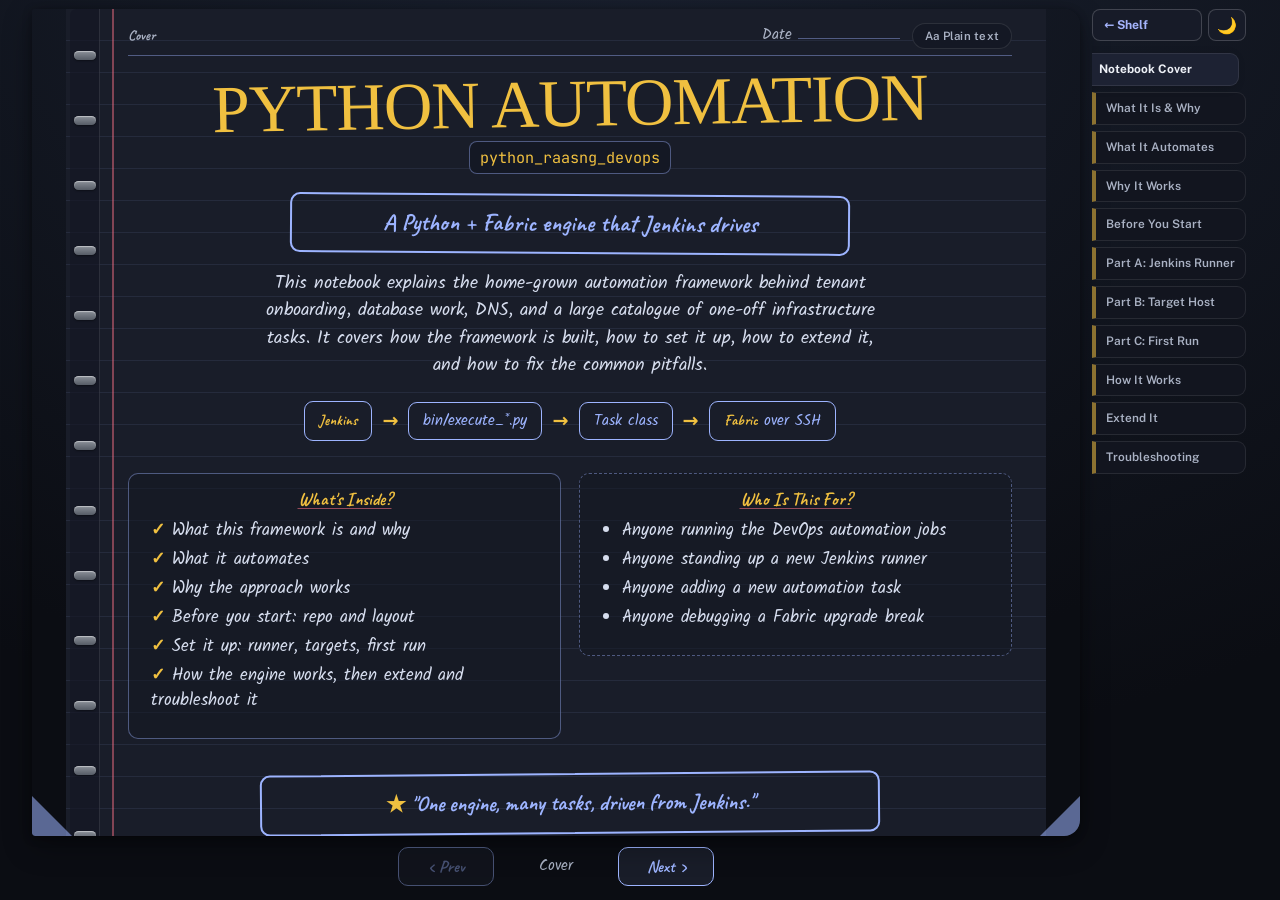
<file: python-automation.html>
<!DOCTYPE html>
<html lang="en" data-theme="dark">
<head>
  <meta charset="UTF-8" />
  <meta name="viewport" content="width=device-width, initial-scale=1.0" />
  <title>Python Framework for Automation · The DevOps Playbook</title>
  <script>(function(){try{var t=localStorage.getItem("theme");if(t!=="light"&&t!=="dark")t="dark";document.documentElement.setAttribute("data-theme",t);if(localStorage.getItem("nbPlain")==="1")document.documentElement.classList.add("nb-plain");}catch(e){}})();</script>
  <link rel="preconnect" href="https://fonts.googleapis.com" />
  <link rel="preconnect" href="https://fonts.gstatic.com" crossorigin />
  <link href="https://fonts.googleapis.com/css2?family=Sora:wght@600;700;800&family=Public+Sans:wght@400;500;600;700&family=JetBrains+Mono:wght@400;500;600&family=Permanent+Marker&family=Caveat:wght@600;700&family=Kalam:wght@300;400;700&display=swap" rel="stylesheet" />
  <link rel="stylesheet" href="styles.css?v=34" />
</head>
<body>
<main class="main nb-topic-main" id="mainContent">
<section id="nb-pyauto-cover" data-topic="Python Automation" class="section nb-section nb-book-section nb-book--pyauto" aria-roledescription="notebook" aria-label="Python Framework for Automation notebook">
   <div class="nb-book" data-open="false">
    <div class="nb-stage" tabindex="-1">

     <!-- Leaf 0: cover -->
     <article data-label="Notebook Cover" class="nb-leaf nb-leaf-cover" role="group" aria-roledescription="page" aria-label="Notebook cover">
    <div class="nb-sheet nb-cover">
      <div class="nb-rings" aria-hidden="true"><i></i><i></i><i></i><i></i><i></i><i></i><i></i><i></i><i></i><i></i><i></i><i></i><i></i></div>
      <button class="nb-plain-toggle" type="button" onclick="toggleNbPlain()" aria-pressed="false">Aa Plain text</button>
      <div class="nb-cover-title">PYTHON AUTOMATION</div>
      <div class="nb-cover-repo"><code>python_raasng_devops</code></div>
      <div class="nb-cover-band">A Python + Fabric engine that Jenkins drives</div>
      <p class="nb-cover-desc">This notebook explains the home-grown automation framework behind tenant onboarding, database work, DNS, and a large catalogue of one-off infrastructure tasks.
        It covers how the framework is built, how to set it up, how to extend it, and how to fix the common pitfalls.</p>
      <div class="nb-diagram">
        <div class="nb-flow">
          <span class="nb-node"><b>Jenkins</b></span><span class="nb-ar">→</span>
          <span class="nb-node">bin/execute_*.py</span><span class="nb-ar">→</span>
          <span class="nb-node">Task class</span><span class="nb-ar">→</span>
          <span class="nb-node"><b>Fabric</b> over SSH</span>
        </div>
      </div>
      <div class="nb-cols" style="margin-top:20px">
        <div class="nb-box">
          <span class="nb-box-title">What's Inside?</span>
          <ul class="nb-list check">
            <li>What this framework is and why</li>
            <li>What it automates</li>
            <li>Why the approach works</li>
            <li>Before you start: repo and layout</li>
            <li>Set it up: runner, targets, first run</li>
            <li>How the engine works, then extend and troubleshoot it</li>
          </ul>
        </div>
        <div class="nb-box dash">
          <span class="nb-box-title">Who Is This For?</span>
          <ul class="nb-list">
            <li>Anyone running the DevOps automation jobs</li>
            <li>Anyone standing up a new Jenkins runner</li>
            <li>Anyone adding a new automation task</li>
            <li>Anyone debugging a Fabric upgrade break</li>
          </ul>
        </div>
      </div>
      <div class="nb-cover-quote"><span class="star">★</span> "One engine, many tasks, driven from Jenkins."</div>
    </div>
     </article>

     <!-- Leaf 1: What it is and why -->
     <article data-label="What It Is & Why" class="nb-leaf" id="nb-pyauto-overview" role="group" aria-roledescription="page" aria-label="Page 1: What it is and why">
    <div class="nb-sheet nb-page">
      <div class="nb-rings" aria-hidden="true"><i></i><i></i><i></i><i></i><i></i><i></i><i></i><i></i><i></i><i></i><i></i><i></i><i></i></div>
      <button class="nb-plain-toggle" type="button" onclick="toggleNbPlain()" aria-pressed="false">Aa Plain text</button>
      <div class="nb-masthead">PYTHON AUTOMATION</div>
      <div class="nb-pagenum">- Page 1 -</div>

      <div class="nb-cols">
        <div>
          <h3 class="nb-h">1. What This Is</h3>
          <p class="nb-p"><code>python_raasng_devops</code> is a home-grown Python automation framework.
            It runs DevOps operations against remote hosts.
            It is the engine behind tenant onboarding, deboarding, database work, and a large catalogue of one-off infrastructure tasks.</p>
          <p class="nb-p">The framework is written in Python and built on <b>Fabric 1.x</b>, which needs Python 2.7.
            Jenkins jobs drive it. Each job runs a small command-line entry point that does one task.</p>
        </div>
        <div class="nb-box note" style="align-self:center">
          <span class="nb-box-title">In Simple Words</span>
          You describe a task once as a Python class. Jenkins runs it. Fabric carries the commands over SSH to the target host.
        </div>
      </div>

      <div class="nb-cols">
        <div>
          <h3 class="nb-h">2. The Problems It Solves</h3>
          <p class="nb-p">Without a framework, every automation job is its own script.
            Each script re-invents SSH connection handling, secrets, logging, dry-run, and exit codes.
            That is slow to write and easy to get wrong.</p>
          <p class="nb-p">This framework gives every task the same shape.
            Connection identity lives in one place. Secrets live in another.
            The base class handles execution, logging, dry-run, error policy, and exit codes for you.</p>
        </div>
        <div class="nb-box dash">
          <span class="nb-box-title">What You Get For Free</span>
          <ul class="nb-list">
            <li>One SSH connection layer for every host</li>
            <li>Secrets kept separate from connection details</li>
            <li>A uniform task shape</li>
            <li>Ordered, repeatable multi-command runs</li>
            <li>Built-in dry-run preview</li>
            <li>Exit codes Jenkins can gate on</li>
          </ul>
        </div>
      </div>

      <h3 class="nb-h">3. The Shape Of The Codebase</h3>
      <p class="nb-p">The design is a small layered core plus many thin task modules.
        There are around 112 task modules under <code>lib/</code> and 109 matching entry points under <code>bin/</code>.</p>
      <div class="nb-box">
        <ul class="nb-list">
          <li><b>lib/config.py</b> - the config core. It turns INI files into validated Python dicts.</li>
          <li><b>lib/system_config.py</b> - the connection layer. It holds SSH identity per host.</li>
          <li><b>lib/pramata_config.py</b> - the secrets layer. It holds per-host application credentials.</li>
          <li><b>lib/commander.py</b> - the execution engine. It generates commands and runs them through Fabric.</li>
          <li><b>lib/&lt;task&gt;.py</b> - one thin module per task. It subclasses the engine and lists the commands to run.</li>
          <li><b>bin/execute_&lt;task&gt;.py</b> - the CLI entry point that Jenkins invokes.</li>
        </ul>
      </div>

      <div class="nb-box note">
        The rest of this notebook walks each of these layers.
        Pages 4 to 7 cover setting it up in a new environment. Page 8 covers how the engine works.
      </div>
    </div>
     </article>

     <!-- Leaf 2: What it automates -->
     <article data-label="What It Automates" class="nb-leaf" id="nb-pyauto-capabilities" role="group" aria-roledescription="page" aria-label="Page 2: What it automates">
    <div class="nb-sheet nb-page">
      <div class="nb-rings" aria-hidden="true"><i></i><i></i><i></i><i></i><i></i><i></i><i></i><i></i><i></i><i></i><i></i><i></i><i></i></div>
      <button class="nb-plain-toggle" type="button" onclick="toggleNbPlain()" aria-pressed="false">Aa Plain text</button>
      <div class="nb-masthead">PYTHON AUTOMATION</div>
      <div class="nb-pagenum">- Page 2 -</div>

      <h3 class="nb-h">1. What It Automates</h3>
      <p class="nb-p">The task modules cover the full lifecycle of the multi-tenant RaaS infrastructure.
        Every task is a CLI entry point that Jenkins invokes.
        The list below groups the real modules by area.</p>

      <div class="nb-cols">
        <div class="nb-box dash">
          <span class="nb-box-title">Tenant Onboarding</span>
          <ul class="nb-list">
            <li>Ingress and networking, Istio service setup, UAT IAM</li>
            <li>Search API setup, reindex, and trigger</li>
            <li>Notifications with SNS, email with SES, synthetic monitoring</li>
            <li>Database migrator setup and user access</li>
            <li>Data management and CDA API migrations</li>
          </ul>
        </div>
        <div class="nb-box dash">
          <span class="nb-box-title">Tenant Deboarding</span>
          <ul class="nb-list">
            <li>Elasticsearch, ingress, and SFTP cleanup</li>
            <li>S3 replication rule and bucket-policy removal</li>
            <li>SNS, IAM, and Auth0 cleanup</li>
            <li>GenAI, OCR, and synthetic monitoring teardown</li>
            <li>GoDaddy subdomain deletion</li>
          </ul>
        </div>
      </div>

      <div class="nb-cols">
        <div class="nb-box dash">
          <span class="nb-box-title">AI, GenAI, and OCR</span>
          <ul class="nb-list">
            <li>Enable GenAI for a tenant</li>
            <li>OCR setup</li>
            <li>Digitizer AI extractor config</li>
            <li>Clause analytics config</li>
          </ul>
        </div>
        <div class="nb-box dash">
          <span class="nb-box-title">Databases</span>
          <ul class="nb-list">
            <li>Database restore</li>
            <li>Grant tenant database access</li>
            <li>Write, read, and count query execution</li>
            <li>DocumentDB read queries</li>
          </ul>
        </div>
      </div>

      <div class="nb-cols">
        <div class="nb-box dash">
          <span class="nb-box-title">DNS, Secrets, and AWS</span>
          <ul class="nb-list">
            <li>Route53 CNAME create and delete</li>
            <li>GoDaddy DNS changes</li>
            <li>AWS secrets create and update, service secrets</li>
            <li>S3 lifecycle rules, inventory, and file listing</li>
            <li>SNS, SES, and IP whitelisting</li>
          </ul>
        </div>
        <div class="nb-box dash">
          <span class="nb-box-title">Jenkins, Services, and Checks</span>
          <ul class="nb-list">
            <li>Create Jenkins build and deploy jobs</li>
            <li>Update Jenkins deploy jobs</li>
            <li>Service setup with configmap, deployment, and Istio</li>
            <li>Cron add and delete, scheduled S3 deletion</li>
            <li>SFTP checks and WAF log sync</li>
          </ul>
        </div>
      </div>

      <div class="nb-box note">
        In short, the framework covers a lot of day-to-day operations work.
        <ul class="nb-list">
          <li>Tenant onboarding and deboarding</li>
          <li>Database restore and access grants</li>
          <li>SFTP checks</li>
          <li>Route53 and GoDaddy DNS</li>
          <li>Jenkins job creation</li>
          <li>AWS secrets, S3, SNS, and SES</li>
          <li>GenAI and OCR enablement</li>
          <li>Kubernetes and Istio service setup</li>
        </ul>
      </div>
    </div>
     </article>

     <!-- Leaf 3: Why this approach works -->
     <article data-label="Why It Works" class="nb-leaf" id="nb-pyauto-advantages" role="group" aria-roledescription="page" aria-label="Page 3: Why this approach works">
    <div class="nb-sheet nb-page">
      <div class="nb-rings" aria-hidden="true"><i></i><i></i><i></i><i></i><i></i><i></i><i></i><i></i><i></i><i></i><i></i><i></i><i></i></div>
      <button class="nb-plain-toggle" type="button" onclick="toggleNbPlain()" aria-pressed="false">Aa Plain text</button>
      <div class="nb-masthead">PYTHON AUTOMATION</div>
      <div class="nb-pagenum">- Page 3 -</div>

      <h3 class="nb-h">Why This Approach Works</h3>
      <p class="nb-p">These advantages are grounded in what the code actually does.
        They are the reason the repo can carry 100+ task modules cheaply.</p>

      <div class="nb-cols">
        <div class="nb-box">
          <span class="nb-box-title">1. One Place For Connection Identity</span>
          <code>SystemConfig</code> holds the SSH user, sudo user, password, and port per host, with a <code>[DEFAULT]</code> fallback.
          Every task inherits the same connection behaviour. There is no per-script SSH boilerplate.
        </div>
        <div class="nb-box">
          <span class="nb-box-title">2. Connection Split From Secrets</span>
          Transport config and application secrets are separate layers.
          A task states what secrets it needs, apart from how to reach the host.
          Swapping the secret set is a one-line change.
        </div>
      </div>

      <div class="nb-cols">
        <div class="nb-box">
          <span class="nb-box-title">3. Uniform Task Shape</span>
          A new task is a subclass plus a few small methods that return command descriptors.
          The base class already handles execution, logging, dry-run, error policy, and exit codes.
          The cost to add automation stays low.
        </div>
        <div class="nb-box">
          <span class="nb-box-title">4. Ordered, Repeatable Runs</span>
          The driver runs command generators in a deterministic order.
          It aggregates return codes and applies the same error policy across every task.
          A run behaves the same way every time.
        </div>
      </div>

      <div class="nb-cols">
        <div class="nb-box">
          <span class="nb-box-title">5. Dry-Run Safety Built In</span>
          A <code>print_only</code> flag lets an operator preview exactly what would run before executing.
          This matters for destructive tenant and database operations.
        </div>
        <div class="nb-box">
          <span class="nb-box-title">6. Jenkins-Friendly Exit Codes</span>
          Each task has a <code>bin/execute_*.py</code> wrapper that parses options and calls <code>run()</code>.
          The engine maps aggregate failure to a process exit code, so a Jenkins job can gate pass or fail.
        </div>
      </div>

      <div class="nb-cols">
        <div class="nb-box">
          <span class="nb-box-title">7. Typed, Explicit Errors</span>
          Both layers raise named exceptions instead of leaking raw parser or IO errors.
          Config problems and command failures are easy to read in a Jenkins log.
        </div>
        <div class="nb-box">
          <span class="nb-box-title">8. Multi-Host Parallelism Available</span>
          The engine can fan a command out across hosts with <code>xargs -P</code>.
          Multi-host config classes exist for when a task targets a fleet.
        </div>
      </div>
    </div>
     </article>

     <!-- Leaf 4: Before you start (prerequisites) -->
     <article data-label="Before You Start" class="nb-leaf" id="nb-pyauto-prereqs" role="group" aria-roledescription="page" aria-label="Page 4: Before you start">
    <div class="nb-sheet nb-page">
      <div class="nb-rings" aria-hidden="true"><i></i><i></i><i></i><i></i><i></i><i></i><i></i><i></i><i></i><i></i><i></i><i></i><i></i></div>
      <button class="nb-plain-toggle" type="button" onclick="toggleNbPlain()" aria-pressed="false">Aa Plain text</button>
      <div class="nb-masthead">PYTHON AUTOMATION</div>
      <div class="nb-pagenum">- Page 4 -</div>

      <h3 class="nb-h">Before You Start</h3>
      <p class="nb-p">Standing the framework up in a new environment means one Jenkins runner that reaches every target host over SSH.
        Get the repository access and the shape of the code clear first.
        Then the three setup parts on the next pages go in order.</p>

      <div class="nb-diagram">
        <div class="nb-flow">
          <span class="nb-node"><b>Jenkins runner</b></span><span class="nb-ar">→</span>
          <span class="nb-node">SSH</span><span class="nb-ar">→</span>
          <span class="nb-node"><b>target hosts</b></span>
        </div>
      </div>

      <div class="nb-cols">
        <div>
          <h3 class="nb-h">1. The Repository</h3>
          <p class="nb-p">The framework lives in a single GitHub repository.
            It is a <b>private</b> repo, so you need access before you can clone it.</p>
          <p class="nb-p">Repo URL:</p>
          <ul class="nb-list">
            <li><code>https://github.com/manjesh-raj/python_raasng_devops</code></li>
          </ul>
        </div>
        <div class="nb-box note" style="align-self:center">
          <span class="nb-box-title">Access First</span>
          This is a private repository. If the clone fails with an authentication error, request access to the repo before trying again.
        </div>
      </div>

      <div class="nb-cols">
        <div>
          <h3 class="nb-h">2. Where The Code Lives</h3>
          <p class="nb-p">The layout is easy to read.
            The framework code sits under <code>lib/</code>.
            The entry points that Jenkins runs sit under <code>bin/</code>.</p>
        </div>
        <div class="nb-box dash">
          <span class="nb-box-title">Repo Layout</span>
          <ul class="nb-list">
            <li><code>lib/</code> - the framework core and every task module</li>
            <li><code>bin/</code> - the CLI entry points, one per task</li>
            <li><code>Utils/lib/</code> - shared helpers such as logging</li>
            <li><code>config/</code> - the INI and YAML config files</li>
          </ul>
        </div>
      </div>

      <div class="nb-box note">
        The <code>config/</code> directory holds secrets, so it is kept out of Git.
        Real <code>system.conf</code> and <code>pramata.conf</code> files are provided at deploy time, not committed.
        Any example in this notebook uses placeholders.
      </div>

      <h3 class="nb-h">3. The Three Setup Parts</h3>
      <div class="nb-box dash">
        <ul class="nb-list">
          <li><b>Part A - The Jenkins Runner</b>: provision it, clone the code into <code>/opt</code>, set the environment, install Fabric. (Page 5)</li>
          <li><b>Part B - Each Target Host</b>: create the <code>devops</code> user and open SSH from Jenkins. (Page 6)</li>
          <li><b>Part C - Configure And First Run</b>: point the config at this environment, dry-run, then run for real. (Page 7)</li>
        </ul>
      </div>
    </div>
     </article>

     <!-- Leaf 5: Setup Part A - the Jenkins runner -->
     <article data-label="Part A: Jenkins Runner" class="nb-leaf" id="nb-pyauto-setup-jenkins" role="group" aria-roledescription="page" aria-label="Page 5: Part A, the Jenkins runner">
    <div class="nb-sheet nb-page">
      <div class="nb-rings" aria-hidden="true"><i></i><i></i><i></i><i></i><i></i><i></i><i></i><i></i><i></i><i></i><i></i><i></i><i></i></div>
      <button class="nb-plain-toggle" type="button" onclick="toggleNbPlain()" aria-pressed="false">Aa Plain text</button>
      <div class="nb-masthead">PYTHON AUTOMATION</div>
      <div class="nb-pagenum">- Page 5 -</div>

      <h3 class="nb-h">Setup, Part A: The Jenkins Runner</h3>
      <p class="nb-p">The framework runs from a Jenkins server.
        Jenkins triggers the tasks, and the tasks reach out to the target hosts over SSH.
        This page sets up that Jenkins runner, in order.</p>

      <div class="nb-cols">
        <div>
          <h3 class="nb-h">1. Provision The Jenkins Server</h3>
          <p class="nb-p">Start with a Jenkins server deployed from the AWS Marketplace.
            Use the <b>Jenkins Certified by Bitnami</b> image.
            Log in once with its credentials to confirm it is ready.</p>
        </div>
        <div class="nb-box note" style="align-self:center">
          <span class="nb-box-title">The devops User</span>
          The framework runs as a dedicated <code>devops</code> user. Everything after step 2 runs as that user.
        </div>
      </div>

      <h3 class="nb-h">2. Switch To The devops User</h3>
      <div class="nb-code">
        <button class="term-copy nb-copy" data-copy="sudo su - devops">Copy</button>
        <span class="nb-code-label">Become the devops user on the Jenkins server</span>
<pre>sudo su - devops</pre>
      </div>

      <h3 class="nb-h">3. Clone The Code Into /opt</h3>
      <p class="nb-p">As root, clone the framework into <code>/opt</code>, then hand it to the <code>devops</code> user.
        Do this before the environment step, so the paths it exports actually resolve.
        The <code>chown</code> step matters, since the tasks run as <code>devops</code>.</p>
      <div class="nb-code">
        <button class="term-copy nb-copy" data-copy="sudo su -&#10;cd /opt&#10;git clone https://github.com/manjesh-raj/python_raasng_devops.git&#10;chown -R devops: python_raasng_devops">Copy</button>
        <span class="nb-code-label">Clone as root, then chown to devops</span>
<pre>sudo su -
cd /opt
git clone https://github.com/manjesh-raj/python_raasng_devops.git
chown -R devops: python_raasng_devops</pre>
      </div>
      <div class="nb-box note">
        The deploy path the tasks expect is under <code>/opt</code>.
        Keep the code there so the <code>DEVOPS_BASE</code> and <code>PYTHONPATH</code> in the next step line up.
      </div>

      <h3 class="nb-h">4. Environment Variables And Aliases</h3>
      <p class="nb-p">Add these exports and aliases to the <code>devops</code> user's BASHRC.
        The <code>PYTHONPATH</code> entries are what let <code>lib/</code> and <code>Utils/lib/</code> import cleanly.
        Without them the config discovery fails.</p>
      <div class="nb-code">
        <button class="term-copy nb-copy" data-copy="## Python Automation Framework Dependencies ##&#10;export HOME=&quot;/opt&quot;&#10;export DEVOPS_BASE=&quot;$HOME/devops_tools/python_devops&quot;&#10;export PYTHONPATH=&quot;$PYTHONPATH:$DEVOPS_BASE/lib:$DEVOPS_BASE/Utils/lib:&quot;&#10;alias deploy=&quot;cd /opt/devops_tools/python_devops/lib&quot;&#10;alias eb=&quot;vi $BASHRC&quot;&#10;alias resource=&quot;source $BASHRC&quot;">Copy</button>
        <span class="nb-code-label">Add to the devops user's BASHRC</span>
<pre><span class="cmt">## Python Automation Framework Dependencies ##</span>
export HOME="/opt"
export DEVOPS_BASE="$HOME/devops_tools/python_devops"
export PYTHONPATH="$PYTHONPATH:$DEVOPS_BASE/lib:$DEVOPS_BASE/Utils/lib:"
alias deploy="cd /opt/devops_tools/python_devops/lib"
alias eb="vi $BASHRC"
alias resource="source $BASHRC"</pre>
      </div>
      <div class="nb-box dash">
        <ul class="nb-list">
          <li><code>deploy</code> jumps you into the <code>lib/</code> directory where the task modules live.</li>
          <li><code>eb</code> opens the BASHRC for editing.</li>
          <li><code>resource</code> re-sources the BASHRC after a change.</li>
        </ul>
      </div>

      <h3 class="nb-h">5. Install Fabric</h3>
      <p class="nb-p">The framework needs <b>Fabric 1.x</b> on Python 2.7.
        Install it, then verify the version.
        You should see Fabric 1.x and Paramiko, not Fabric 2 or 3.</p>
      <div class="nb-code">
        <button class="term-copy nb-copy" data-copy="sudo apt-get install fabric&#10;&#10;# verify: expect Fabric 1.10.2, Paramiko 1.16.0&#10;fab -V">Copy</button>
        <span class="nb-code-label">Install Fabric and check the version</span>
<pre>sudo apt-get install fabric

<span class="cmt"># verify: expect Fabric 1.10.2, Paramiko 1.16.0</span>
fab -V</pre>
      </div>
    </div>
     </article>

     <!-- Leaf 6: Setup Part B - each target host -->
     <article data-label="Part B: Target Host" class="nb-leaf" id="nb-pyauto-setup-target" role="group" aria-roledescription="page" aria-label="Page 6: Part B, each target host">
    <div class="nb-sheet nb-page">
      <div class="nb-rings" aria-hidden="true"><i></i><i></i><i></i><i></i><i></i><i></i><i></i><i></i><i></i><i></i><i></i><i></i><i></i></div>
      <button class="nb-plain-toggle" type="button" onclick="toggleNbPlain()" aria-pressed="false">Aa Plain text</button>
      <div class="nb-masthead">PYTHON AUTOMATION</div>
      <div class="nb-pagenum">- Page 6 -</div>

      <h3 class="nb-h">Setup, Part B: The Target Server</h3>
      <p class="nb-p">The Jenkins server reaches each target host over SSH as the <code>devops</code> user.
        So every target needs that user and the right SSH settings.
        Bake these changes into the AMI, so every new instance is ready out of the box.</p>

      <div class="nb-box note">
        Do this in the base image, not by hand on each server.
        A one-time AMI change means every target host that boots from it can already be reached.
      </div>

      <h3 class="nb-h">1. Create The devops User</h3>
      <div class="nb-code">
        <button class="term-copy nb-copy" data-copy="adduser devops">Copy</button>
        <span class="nb-code-label">Create the linux devops user on the target</span>
<pre>adduser devops</pre>
      </div>
      <p class="nb-p">Create the user in the image, then set the password on the running EC2 instance.</p>

      <h3 class="nb-h">2. Add The Sudoers Entries</h3>
      <p class="nb-p">Give the <code>devops</code> user sudo rights.
        Add these lines to the sudoers config.</p>
      <div class="nb-code">
        <button class="term-copy nb-copy" data-copy="%wheel  ALL=(ALL)  ALL&#10;%devops ALL=(ALL)  ALL">Copy</button>
        <span class="nb-code-label">Sudoers entries</span>
<pre>%wheel  ALL=(ALL)  ALL
%devops ALL=(ALL)  ALL</pre>
      </div>

      <h3 class="nb-h">3. Configure SSH</h3>
      <p class="nb-p">Edit <code>/etc/ssh/sshd_config</code>.
        Turn on password authentication and limit logins to the <code>devops</code> user.</p>
      <div class="nb-code">
        <button class="term-copy nb-copy" data-copy="# in /etc/ssh/sshd_config&#10;PasswordAuthentication yes&#10;AllowUsers devops">Copy</button>
        <span class="nb-code-label">Edit /etc/ssh/sshd_config</span>
<pre><span class="cmt"># in /etc/ssh/sshd_config</span>
PasswordAuthentication yes
AllowUsers devops</pre>
      </div>

      <h3 class="nb-h">4. Restart SSH</h3>
      <div class="nb-code">
        <button class="term-copy nb-copy" data-copy="service sshd restart">Copy</button>
        <span class="nb-code-label">Apply the SSH config change</span>
<pre>service sshd restart</pre>
      </div>

      <div class="nb-cols">
        <div>
          <h3 class="nb-h">5. Open Port 22</h3>
          <p class="nb-p">Open port 22 from the Jenkins server to the target server.
            This is what lets Fabric open the SSH session.
            Scope the rule to the Jenkins server, not the whole internet.</p>
        </div>
        <div class="nb-box dash">
          <span class="nb-box-title">Checklist For Each Target</span>
          <ul class="nb-list check">
            <li>devops user exists</li>
            <li>Sudoers entries added</li>
            <li>Password auth on, AllowUsers devops</li>
            <li>sshd restarted</li>
            <li>Port 22 open from Jenkins</li>
          </ul>
        </div>
      </div>
    </div>
     </article>

     <!-- Leaf 7: Setup Part C - configure and first run -->
     <article data-label="Part C: First Run" class="nb-leaf" id="nb-pyauto-firstrun" role="group" aria-roledescription="page" aria-label="Page 7: Part C, configure and first run">
    <div class="nb-sheet nb-page">
      <div class="nb-rings" aria-hidden="true"><i></i><i></i><i></i><i></i><i></i><i></i><i></i><i></i><i></i><i></i><i></i><i></i><i></i></div>
      <button class="nb-plain-toggle" type="button" onclick="toggleNbPlain()" aria-pressed="false">Aa Plain text</button>
      <div class="nb-masthead">PYTHON AUTOMATION</div>
      <div class="nb-pagenum">- Page 7 -</div>

      <h3 class="nb-h">Setup, Part C: Configure And First Run</h3>
      <p class="nb-p">The runner and the targets are ready.
        The last part points the config at this environment, then proves the path works end to end.
        Start with a dry-run so nothing changes on a fresh environment.</p>

      <h3 class="nb-h">1. Point The Config At This Environment</h3>
      <p class="nb-p">Three files describe the environment.
        The two INI files carry per-host connection and secrets. The newer YAML file carries per-environment values.</p>
      <div class="nb-box dash">
        <span class="nb-box-title">Config Files To Set</span>
        <ul class="nb-list">
          <li><code>config/system.conf</code> - per-host SSH identity: user, sudo user, password, port.</li>
          <li><code>config/pramata.conf</code> - per-host application secrets used by tasks that opt in.</li>
          <li><code>config/raas-&lt;env&gt;.yml</code> - the newer per-environment YAML values.</li>
        </ul>
      </div>
      <div class="nb-box note">
        Use placeholders while you wire things up.
        The real files are provided at deploy time, and <code>config/</code> is kept out of Git.
      </div>

      <h3 class="nb-h">2. Dry-Run First</h3>
      <p class="nb-p">The <code>print_only</code> flag previews a task without executing anything.
        Run it that way first on a fresh environment. It is safe and it confirms the config resolves.</p>
      <div class="nb-code">
        <button class="term-copy nb-copy" data-copy="deploy&#10;python bin/execute_&lt;task&gt;.py --print_only">Copy</button>
        <span class="nb-code-label">Preview a task, nothing runs</span>
<pre>deploy
python bin/execute_&lt;task&gt;.py --print_only</pre>
      </div>

      <h3 class="nb-h">3. Run A Real Task And Confirm</h3>
      <p class="nb-p">Now run one entry point for real and check the exit code.
        A <code>0</code> exit code proves the whole path works: Jenkins to Fabric to the target host.</p>
      <div class="nb-code">
        <button class="term-copy nb-copy" data-copy="python bin/execute_&lt;task&gt;.py&#10;echo $?   # 0 means success">Copy</button>
        <span class="nb-code-label">Run for real, then read the exit code</span>
<pre>python bin/execute_&lt;task&gt;.py
echo $?   <span class="cmt"># 0 means success</span></pre>
      </div>
      <div class="nb-box note">
        This page only points you at the files and the run flow.
        The next page covers how the config layers and the commander actually work.
      </div>
    </div>
     </article>

     <!-- Leaf 8: How it works -->
     <article data-label="How It Works" class="nb-leaf" id="nb-pyauto-howitworks" role="group" aria-roledescription="page" aria-label="Page 8: How the framework works">
    <div class="nb-sheet nb-page">
      <div class="nb-rings" aria-hidden="true"><i></i><i></i><i></i><i></i><i></i><i></i><i></i><i></i><i></i><i></i><i></i><i></i><i></i></div>
      <button class="nb-plain-toggle" type="button" onclick="toggleNbPlain()" aria-pressed="false">Aa Plain text</button>
      <div class="nb-masthead">PYTHON AUTOMATION</div>
      <div class="nb-pagenum">- Page 8 -</div>

      <h3 class="nb-h">1. The Layered Config Model</h3>
      <p class="nb-p">There are three config files.
        At runtime, two configs are always live inside a commander.
        Each file has one clear job.</p>
      <div class="nb-table-wrap">
        <table class="nb-table">
          <thead><tr><th>Layer</th><th>File / class</th><th>Holds</th></tr></thead>
          <tbody>
            <tr><td>Core</td><td><code>config.py</code></td><td>INI parsing, validation, file discovery, and DEFAULT inheritance. Nothing domain-specific.</td></tr>
            <tr><td>System</td><td><code>system_config.py</code> <code>SystemConfig</code></td><td>Per-host SSH identity: user, sudo user, password, port. Always loaded.</td></tr>
            <tr><td>Application</td><td><code>pramata_config.py</code> <code>PramataConfig</code></td><td>Per-host app secrets: git, Jenkins, WAF, GoDaddy, DB. Loaded per task.</td></tr>
          </tbody>
        </table>
      </div>

      <div class="nb-cols">
        <div>
          <h3 class="nb-h">2. config.py - The Core</h3>
          <p class="nb-p">This file turns INI files into validated Python dicts.
            It defines the file format, where config files live, and the shapes a config can take.
            It raises typed exceptions on bad sections, keys, or files.</p>
          <p class="nb-p">It offers three access patterns.
            One host, many hosts, or a section per host with a <code>[DEFAULT]</code> fallback.</p>
        </div>
        <div class="nb-box dash">
          <span class="nb-box-title">Two Axes Of Layering</span>
          <ul class="nb-list">
            <li><b>Within one file</b>: the <code>[DEFAULT]</code> section sets fleet-wide values, and each host section overrides only what differs.</li>
            <li><b>Across files</b>: the connection config and the task's secret config both live in the same commander at once.</li>
          </ul>
        </div>
      </div>

      <div class="nb-cols">
        <div>
          <h3 class="nb-h">3. system_config.py - Connection</h3>
          <p class="nb-p">This is the "how do I reach the box" layer.
            <code>SystemConfig</code> uses the section-per-host pattern.
            The <code>[DEFAULT]</code> section gives fleet-wide connection defaults, and each host section overrides only what changes.
            The engine feeds it straight into Fabric's SSH settings.</p>
        </div>
        <div>
          <h3 class="nb-h">4. pramata_config.py - Secrets</h3>
          <p class="nb-p">This is the "once I am on the box, what secrets do I need" layer.
            <code>PramataConfig</code> uses the one-section-per-host pattern.
            It is not auto-loaded. A task opts into it, and the host is passed in for you so the right section is picked.</p>
        </div>
      </div>

      <h3 class="nb-h">5. The Commander And Fabric</h3>
      <p class="nb-p"><code>commander.py</code> is the execution engine.
        It is a thin object-oriented wrapper over Fabric 1.x.
        A task declares a set of command generator methods. Each returns a list of command descriptor dicts.
        The engine walks those methods in source order and runs each descriptor through the matching Fabric operation.</p>
      <div class="nb-box dash">
        <ul class="nb-list">
          <li>Descriptors carry a <code>cmd_type</code>: <code>sudo</code>, <code>run</code>, <code>local</code>, <code>put</code>, <code>get</code>, or <code>noop</code>.</li>
          <li>Connection settings come from <code>system_config</code>. Application secrets come from the task's chosen config.</li>
          <li>Each command's return code is recorded and summed. The process exits with that code so Jenkins sees pass or fail.</li>
          <li><code>print_only</code> is dry-run. <code>execute_all</code> continues past failures. Both are first-class flags.</li>
        </ul>
      </div>

      <h3 class="nb-h">6. The Control Flow, End To End</h3>
      <div class="nb-code">
        <span class="nb-code-label">From a Jenkins job to a Fabric call</span>
<pre>Jenkins / operator
  -> bin/execute_&lt;task&gt;.py        <span class="cmt"># parse options, build class, run()</span>
     -> lib/&lt;task&gt;.py             <span class="cmt"># a Task(HostCommanderBase)</span>
        - config_meta_data()      <span class="cmt"># names which config to load</span>
        - command generators      <span class="cmt"># return lists of command dicts</span>
     -> CommanderBase.run()       <span class="cmt"># walk generators in order</span>
        -> execute_cmd()          <span class="cmt"># Fabric run / sudo / put / get / local</span>
        -> sum return codes, sys.exit(code)</pre>
      </div>
      <div class="nb-box note">
        A newer pattern reads per-environment values from <code>config/raas-&lt;env&gt;.yml</code> with YAML, beside the original INI config.
        The codebase mixes eras. Both patterns are in use.
      </div>
    </div>
     </article>

     <!-- Leaf 9: Extending it -->
     <article data-label="Extend It" class="nb-leaf" id="nb-pyauto-extend" role="group" aria-roledescription="page" aria-label="Page 9: Extending it">
    <div class="nb-sheet nb-page">
      <div class="nb-rings" aria-hidden="true"><i></i><i></i><i></i><i></i><i></i><i></i><i></i><i></i><i></i><i></i><i></i><i></i><i></i></div>
      <button class="nb-plain-toggle" type="button" onclick="toggleNbPlain()" aria-pressed="false">Aa Plain text</button>
      <div class="nb-masthead">PYTHON AUTOMATION</div>
      <div class="nb-pagenum">- Page 9 -</div>

      <h3 class="nb-h">Add A New Config File</h3>
      <p class="nb-p">The pattern is small.
        One module in <code>lib/</code>, one <code>.conf</code> file in <code>config/</code>, and a one-line selector in the task that should use it.
        There is no central registry. Discovery happens by name at instantiation time.</p>

      <div class="nb-cols">
        <div class="nb-box">
          <span class="nb-box-title">Step 1: Create The Module</span>
          Add <code>lib/&lt;name&gt;_config.py</code>. Subclass the access pattern that fits.
          <ul class="nb-list">
            <li>One host: <code>HostBasedConfig</code></li>
            <li>Many hosts: <code>HostsBasedConfig</code></li>
            <li>Section per host with defaults: <code>SectionBasedConfig</code></li>
          </ul>
        </div>
        <div class="nb-box">
          <span class="nb-box-title">Step 2: Create The File</span>
          Add <code>config/&lt;name&gt;.conf</code> in the sibling <code>config/</code> directory.
          For a host-based config, use one section per host, named exactly by the host string you pass in.
        </div>
      </div>

      <div class="nb-box">
        <span class="nb-box-title">Step 3: Select It In A Task</span>
        Point the task's <code>config_meta_data()</code> at your module and class.
        That return value is the switch that picks which config is active.
        Swap the module and class name there, and the task loads a different config, with no other change.
      </div>

      <h3 class="nb-h">Minimal Template</h3>
      <p class="nb-p">A new config module for one host looks like this.</p>
      <div class="nb-code">
        <button class="term-copy nb-copy" data-copy="from config import HostBasedConfig&#10;&#10;&#10;class ExampleConfig(HostBasedConfig):&#10;&#10;    def config_file_name(self):&#10;        return 'example.conf'&#10;&#10;    def config_keys(self):&#10;        return [&#10;            'ssh_port',&#10;            'user',&#10;            'example_api_token',&#10;            'example_api_secret',&#10;        ]">Copy</button>
        <span class="nb-code-label">lib/example_config.py</span>
<pre><span class="kw">from</span> config <span class="kw">import</span> HostBasedConfig


<span class="kw">class</span> ExampleConfig(HostBasedConfig):

    <span class="kw">def</span> config_file_name(self):
        <span class="kw">return</span> <span class="str">'example.conf'</span>

    <span class="kw">def</span> config_keys(self):
        <span class="kw">return</span> [
            <span class="str">'ssh_port'</span>,
            <span class="str">'user'</span>,
            <span class="str">'example_api_token'</span>,
            <span class="str">'example_api_secret'</span>,
        ]</pre>
      </div>

      <div class="nb-cols">
        <div class="nb-code">
          <button class="term-copy nb-copy" data-copy="[my-host.internal]&#10;ssh_port           = 22&#10;user               = devops&#10;example_api_token  = REPLACE_ME&#10;example_api_secret = REPLACE_ME">Copy</button>
          <span class="nb-code-label">config/example.conf</span>
<pre>[my-host.internal]
ssh_port           = 22
user               = devops
example_api_token  = REPLACE_ME
example_api_secret = REPLACE_ME</pre>
        </div>
        <div class="nb-code">
          <button class="term-copy nb-copy" data-copy="class MyTask(HostCommanderBase):&#10;    def config_meta_data(self):&#10;        return {'module_name': 'example_config',&#10;                'class_name': 'ExampleConfig'}&#10;    # reach values via&#10;    # self.config.get_config_value('example_api_token')">Copy</button>
          <span class="nb-code-label">The one-line selector in a task</span>
<pre><span class="kw">class</span> MyTask(HostCommanderBase):
    <span class="kw">def</span> config_meta_data(self):
        <span class="kw">return</span> {<span class="str">'module_name'</span>: <span class="str">'example_config'</span>,
                <span class="str">'class_name'</span>: <span class="str">'ExampleConfig'</span>}
    <span class="cmt"># reach values via</span>
    <span class="cmt"># self.config.get_config_value('example_api_token')</span></pre>
        </div>
      </div>

      <div class="nb-box note">
        If the task extends <code>HostCommanderBase</code> and your class is host-based, the host is passed to it automatically.
        For fleet-wide defaults with per-host overrides, subclass <code>SectionBasedConfig</code> and also implement <code>default_config_keys()</code>.
      </div>
    </div>
     </article>

     <!-- Leaf 10: Troubleshooting -->
     <article data-label="Troubleshooting" class="nb-leaf" id="nb-pyauto-troubleshooting" role="group" aria-roledescription="page" aria-label="Page 10: Troubleshooting">
    <div class="nb-sheet nb-page">
      <div class="nb-rings" aria-hidden="true"><i></i><i></i><i></i><i></i><i></i><i></i><i></i><i></i><i></i><i></i><i></i><i></i><i></i></div>
      <button class="nb-plain-toggle" type="button" onclick="toggleNbPlain()" aria-pressed="false">Aa Plain text</button>
      <div class="nb-masthead">PYTHON AUTOMATION</div>
      <div class="nb-pagenum">- Page 10 -</div>

      <h3 class="nb-h">Fabric And OS Upgrade Pitfalls</h3>
      <p class="nb-p">Most breakage comes from an OS or Jenkins upgrade that pulls in Python 3 Fabric.
        The framework runs on Fabric 1.x, which needs Python 2.7.
        A Python 3 <code>fab</code> shim breaks it.</p>

      <div class="nb-box dash">
        <span class="nb-box-title">Symptom</span>
        After an Ubuntu upgrade you see:
        <div class="nb-code" style="margin-top:8px">
          <span class="nb-code-label">The tell-tale error</span>
<pre>ImportError: cannot import name 'isMappingType'</pre>
        </div>
        This comes from <code>fabric/main.py</code> running under Python 3.
        The root cause is a Python 3 <code>fab</code> shim over Fabric 1.x code.
      </div>

      <h3 class="nb-h">Fix A: Keep Fabric 1.x On Python 2.7</h3>
      <p class="nb-p">This is the fix that matches how the framework is meant to run.
        Point <code>fab</code> back at Python 2.7 and reinstall Fabric 1.x under Python 2.</p>
      <div class="nb-code">
        <button class="term-copy nb-copy" data-copy="# 1. point the fab shebang back to python 2.7&#10;#    edit /usr/local/bin/fab&#10;#    change  #!/usr/bin/python3  ->  #!/usr/bin/python2.7&#10;&#10;# 2. remove the python3 fabric/paramiko packages&#10;sudo apt-get remove 'python3.*'&#10;&#10;# 3. install pip for python 2.7&#10;curl https://bootstrap.pypa.io/pip/2.7/get-pip.py --output get-pip.py&#10;sudo python2 get-pip.py&#10;&#10;# 4. install Fabric 1.x&#10;pip2 install fabric==1.10.2&#10;&#10;# 5. if you hit: ImportError: No module named Crypto&#10;sudo pip install pycrypto">Copy</button>
        <span class="nb-code-label">Restore Fabric 1.10.2 on Python 2.7</span>
<pre><span class="cmt"># 1. point the fab shebang back to python 2.7</span>
<span class="cmt">#    edit /usr/local/bin/fab</span>
<span class="cmt">#    change  #!/usr/bin/python3  ->  #!/usr/bin/python2.7</span>

<span class="cmt"># 2. remove the python3 fabric/paramiko packages</span>
sudo apt-get remove 'python3.*'

<span class="cmt"># 3. install pip for python 2.7</span>
curl https://bootstrap.pypa.io/pip/2.7/get-pip.py --output get-pip.py
sudo python2 get-pip.py

<span class="cmt"># 4. install Fabric 1.x</span>
pip2 install fabric==1.10.2

<span class="cmt"># 5. if you hit: ImportError: No module named Crypto</span>
sudo pip install pycrypto</pre>
      </div>
      <div class="nb-box note">
        Install Fabric for every user that runs it, not just <code>devops</code>.
        The <code>tomcat</code> user needed it too.
        The safest route is to install as root so it is on the path for all of them.
      </div>

      <h3 class="nb-h">Fix B: Fabric3 On Python 3</h3>
      <p class="nb-p">A later working sequence used <b>Fabric3</b> on Python 3 instead of restoring Fabric 1.x.
        Use this only if you have decided to move off Python 2.7.</p>
      <div class="nb-code">
        <button class="term-copy nb-copy" data-copy="sudo apt update&#10;sudo apt install python3 python3-pip&#10;sudo pip3 install &quot;invoke&gt;=1.3.0&quot;&#10;python3 -m pip install --upgrade pip setuptools wheel&#10;pip3 install Fabric3">Copy</button>
        <span class="nb-code-label">The Fabric3 alternative</span>
<pre>sudo apt update
sudo apt install python3 python3-pip
sudo pip3 install "invoke>=1.3.0"
python3 -m pip install --upgrade pip setuptools wheel
pip3 install Fabric3</pre>
      </div>

      <div class="nb-box dash">
        <span class="nb-box-title">Quick Reference</span>
        <ul class="nb-list">
          <li><code>isMappingType</code> import error means a Python 3 fab over Fabric 1.x. Pick Fix A or Fix B.</li>
          <li><code>No module named Crypto</code> means <code>pycrypto</code> is missing. Install it.</li>
          <li>Install Fabric for every user that runs it. Prefer installing as root.</li>
          <li>Confirm the result with <code>fab -V</code> before running any job.</li>
        </ul>
      </div>
    </div>
     </article>

     <!-- Leaf 11: end / back cover -->
     <article data-label="The End" class="nb-leaf nb-backcover" id="nb-pyauto-end" role="group" aria-roledescription="page" aria-label="End of notebook">
       <div class="nb-sheet nb-endsheet">
         <div class="nb-rings" aria-hidden="true"><i></i><i></i><i></i><i></i><i></i><i></i><i></i><i></i><i></i><i></i><i></i><i></i><i></i></div>
         <div class="nb-end-inner">
           <div class="nb-end-mark">The End</div>
           <p class="nb-cover-desc">You reached the end of the Python Automation notebook.<br>Turn back any time to revisit a page.</p>
           <div class="nb-end-actions">
             <button type="button" class="nb-end-btn" data-nb-goto="nb-pyauto-cover">↩ Read again</button>
             <button type="button" class="nb-end-btn ghost" data-nb-finish>✔ Finish</button>
           </div>
         </div>
       </div>
     </article>

     <!-- decorative dog-ear corners (real controls are the Prev/Next buttons) -->
     <button type="button" class="nb-corner nb-corner-prev" id="nbCornerPrev" aria-hidden="true" tabindex="-1"></button>
     <button type="button" class="nb-corner nb-corner-next" id="nbCornerNext" aria-hidden="true" tabindex="-1"></button>

    </div><!-- /nb-stage -->

    <div class="nb-book-controls" aria-label="Notebook page controls">
      <button type="button" class="nb-nav-btn nb-prev" aria-label="Previous page">‹ Prev</button>
      <span class="nb-page-indicator" aria-live="polite">Cover</span>
      <button type="button" class="nb-nav-btn nb-next" aria-label="Next page">Next ›</button>
    </div>

   </div><!-- /nb-book -->
  </section>

</main>
<script src="script.js?v=34"></script>
</body>
</html>
</file>
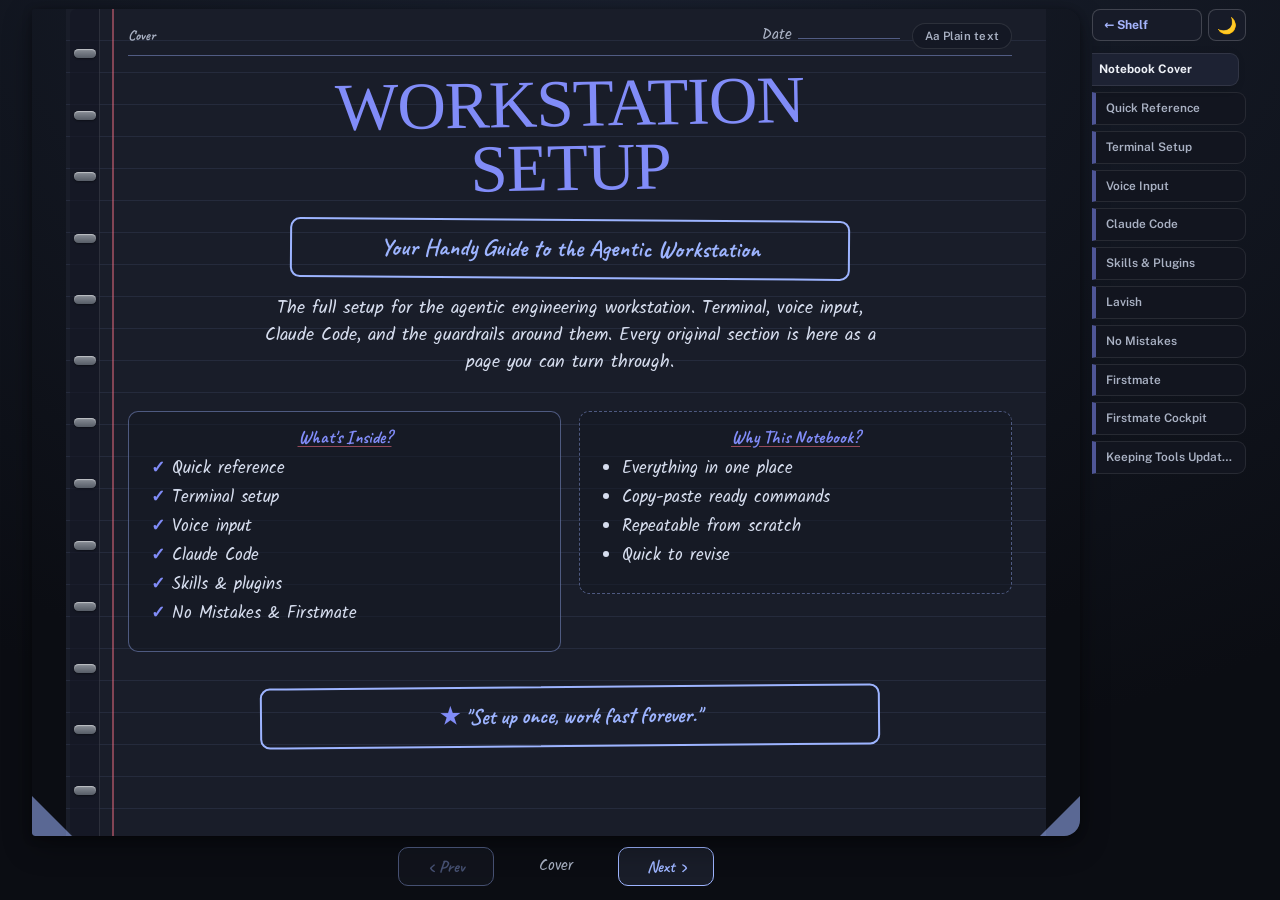
<file: workstation-setup.html>
<!DOCTYPE html>
<html lang="en" data-theme="dark">
<head>
  <meta charset="UTF-8" />
  <meta name="viewport" content="width=device-width, initial-scale=1.0" />
  <title>Workstation Setup · The DevOps Playbook</title>
  <script>(function(){try{var t=localStorage.getItem("theme");if(t!=="light"&&t!=="dark")t="dark";document.documentElement.setAttribute("data-theme",t);if(localStorage.getItem("nbPlain")==="1")document.documentElement.classList.add("nb-plain");}catch(e){}})();</script>
  <link rel="preconnect" href="https://fonts.googleapis.com" />
  <link rel="preconnect" href="https://fonts.gstatic.com" crossorigin />
  <link href="https://fonts.googleapis.com/css2?family=Sora:wght@600;700;800&family=Public+Sans:wght@400;500;600;700&family=JetBrains+Mono:wght@400;500;600&family=Permanent+Marker&family=Caveat:wght@600;700&family=Kalam:wght@300;400;700&display=swap" rel="stylesheet" />
  <link rel="stylesheet" href="styles.css?v=34" />
</head>
<body>
<main class="main nb-topic-main" id="mainContent">
<section id="nb-setup-cover" data-topic="Workstation Setup" class="section nb-section nb-book-section nb-book--setup" aria-roledescription="notebook" aria-label="WORKSTATION SETUP notebook">
   <div class="nb-book" data-open="false">
    <div class="nb-stage" tabindex="-1">

     <article data-label="Notebook Cover" class="nb-leaf nb-leaf-cover" role="group" aria-roledescription="page" aria-label="WORKSTATION SETUP cover">
    <div class="nb-sheet nb-cover">
      <div class="nb-rings" aria-hidden="true"><i></i><i></i><i></i><i></i><i></i><i></i><i></i><i></i><i></i><i></i><i></i><i></i><i></i></div>
      <button class="nb-plain-toggle" type="button" onclick="toggleNbPlain()" aria-pressed="false">Aa Plain text</button>
      <div class="nb-cover-title">WORKSTATION<small>SETUP</small></div>
      <div class="nb-cover-band">Your Handy Guide to the Agentic Workstation</div>
      <p class="nb-cover-desc">The full setup for the agentic engineering workstation. Terminal, voice input, Claude Code, and the guardrails around them. Every original section is here as a page you can turn through.</p>
      <div class="nb-cols" style="margin-top:20px">
        <div class="nb-box">
          <span class="nb-box-title">What's Inside?</span>
          <ul class="nb-list check"><li>Quick reference</li><li>Terminal setup</li><li>Voice input</li><li>Claude Code</li><li>Skills &amp; plugins</li><li>No Mistakes &amp; Firstmate</li></ul>
        </div>
        <div class="nb-box dash">
          <span class="nb-box-title">Why This Notebook?</span>
          <ul class="nb-list"><li>Everything in one place</li><li>Copy-paste ready commands</li><li>Repeatable from scratch</li><li>Quick to revise</li></ul>
        </div>
      </div>
      <div class="nb-cover-quote"><span class="star">&#9733;</span> "Set up once, work fast forever."</div>
    </div>
     </article>

         <article data-label="Quick Reference" class="nb-leaf" id="setup-quickref" role="group" aria-roledescription="page" aria-label="WORKSTATION SETUP page 1">
    <div class="nb-sheet nb-page nb-ported">
      <div class="nb-rings" aria-hidden="true"><i></i><i></i><i></i><i></i><i></i><i></i><i></i><i></i><i></i><i></i><i></i><i></i><i></i></div>
      <button class="nb-plain-toggle" type="button" onclick="toggleNbPlain()" aria-pressed="false">Aa Plain text</button>
      <div class="nb-masthead">WORKSTATION SETUP</div>
      <div class="nb-pagenum">- Page 1 -</div>

      <div class="sec-header">
        <div class="sec-badge">Reference</div>
        <h2>Quick Reference</h2>
        <p class="sec-desc">Daily-use commands in one place — no hunting through install steps. This is the panel you open after setup is done.</p>
      </div>

      <div class="step">
        <div class="step-index">01</div>
        <div class="step-body">
          <h3>tmux</h3>
          <table class="kv-table">
            <tr><th>Keys</th><th>Action</th></tr>
            <tr><td class="k">Ctrl+b  %</td><td>Split pane right</td></tr>
            <tr><td class="k">Ctrl+b  "</td><td>Split pane below</td></tr>
            <tr><td class="k">Ctrl+b  h/j/k/l</td><td>Navigate panes (vim-style)</td></tr>
            <tr><td class="k">Ctrl+b  x</td><td>Close current pane</td></tr>
            <tr><td class="k">Ctrl+b  d</td><td>Detach session (leaves it running)</td></tr>
            <tr><td class="k">tmux new-session -A -s &lt;name&gt;</td><td>Create or attach to named session</td></tr>
            <tr><td class="k">tmux ls</td><td>List running sessions</td></tr>
            <tr><td class="k">tmux attach -t &lt;name&gt;</td><td>Re-attach to a session</td></tr>
            <tr><td class="k">Ctrl+b  y</td><td>Enter copy mode</td></tr>
            <tr><td class="k">v  (copy mode)</td><td>Start selection</td></tr>
            <tr><td class="k">y  (copy mode)</td><td>Copy selection to macOS clipboard</td></tr>
          </table>
        </div>
      </div>

      <div class="step">
        <div class="step-index">02</div>
        <div class="step-body">
          <h3>Neovim</h3>
          <table class="kv-table">
            <tr><th>Keys</th><th>Action</th></tr>
            <tr><td class="k">-</td><td>Open oil.nvim file browser</td></tr>
            <tr><td class="k">:Neogit</td><td>Open git UI (stage, commit, push)</td></tr>
            <tr><td class="k">:lua Snacks.picker.files()</td><td>Fuzzy file finder</td></tr>
            <tr><td class="k">:lua Snacks.picker.grep()</td><td>Grep across codebase</td></tr>
            <tr><td class="k">:Lazy</td><td>Open plugin manager UI</td></tr>
            <tr><td class="k">Space (leader)</td><td>Leader key</td></tr>
          </table>
        </div>
      </div>

      <div class="step">
        <div class="step-index">03</div>
        <div class="step-body">
          <h3>Claude Code</h3>
          <table class="kv-table">
            <tr><th>Command</th><th>Action</th></tr>
            <tr><td class="k">claude</td><td>Start interactive session in current directory</td></tr>
            <tr><td class="k">claude -p "prompt"</td><td>One-shot non-interactive run</td></tr>
            <tr><td class="k">/clear</td><td>Reset context between unrelated tasks</td></tr>
            <tr><td class="k">/compact</td><td>Summarise conversation to free up context</td></tr>
            <tr><td class="k">/init</td><td>Generate starter AGENTS.md for current project</td></tr>
            <tr><td class="k">Esc</td><td>Stop Claude mid-action</td></tr>
            <tr><td class="k">Esc Esc</td><td>Open rewind menu — restore to any checkpoint</td></tr>
          </table>
        </div>
      </div>

      <div class="step">
        <div class="step-index">04</div>
        <div class="step-body">
          <h3>lavish-axi</h3>
          <table class="kv-table">
            <tr><th>Command</th><th>Action</th></tr>
            <tr><td class="k">lavish-axi &lt;file.html&gt;</td><td>Open artifact in browser for review</td></tr>
            <tr><td class="k">lavish-axi poll &lt;file.html&gt;</td><td>Wait for feedback from browser</td></tr>
            <tr><td class="k">lavish-axi end &lt;file.html&gt;</td><td>End the review session</td></tr>
            <tr><td class="k">lavish-axi export &lt;file.html&gt;</td><td>Export portable self-contained HTML</td></tr>
            <tr><td class="k">lavish-axi share &lt;file.html&gt;</td><td>Publish to ht-ml.app and get a public URL</td></tr>
          </table>
        </div>
      </div>

      <div class="step">
        <div class="step-index">05</div>
        <div class="step-body">
          <h3>Reference</h3>
          <table class="kv-table" style="margin-bottom:22px;">
            <tr><th>Resource</th><th>What's there</th></tr>
            <tr><td class="k"><a href="https://www.youtube.com/watch?v=iQyg-KypKAA" target="_blank" style="color:var(--gold);text-decoration:none;">Kun Chen — YouTube</a></td><td>Agentic engineering workflow video this entire setup is based on</td></tr>
            <tr><td class="k"><a href="https://axi.md/" target="_blank" style="color:var(--gold);text-decoration:none;">axi.md</a></td><td>Official lavish-axi docs — playbooks, commands, design guidance</td></tr>
            <tr><td class="k"><a href="https://github.com/kunchenguid/lavish-axi" target="_blank" style="color:var(--gold);text-decoration:none;">github/lavish-axi</a></td><td>Source code, releases, issue tracker</td></tr>
          </table>
        </div>
      </div>

      <div class="step">
        <div class="step-index">06</div>
        <div class="step-body">
          <h3>Agentic layout — standard tmux split</h3>
          <div class="term">
        <div class="term-bar"><div class="term-btn"></div><span class="term-label">build this layout</span></div>
        <div class="term-body"><span class="cmt">┌─────────────────┬──────────────────┐
│                 │   2: shell       │
│   1: nvim       │   (git, builds)  │
│                 ├──────────────────┤
│                 │   3: Claude Code │
└─────────────────┴──────────────────┘</span>

<span class="prompt">➜</span> <span class="cmd">tmux new-session -A -s work</span>
<span class="prompt">➜</span> <span class="cmd">nvim</span>
<span class="cmt">  Ctrl+b %   → split right (pane 2)</span>
<span class="cmt">  Ctrl+b "   → split below (pane 3)</span>
<span class="prompt">➜</span> <span class="cmd">claude</span>
<span class="cmt">  Ctrl+b h   → back to nvim</span></div>
          </div>
        </div>
      </div>

        </div>
     </article>

         <article data-label="Terminal Setup" class="nb-leaf" id="setup-terminal" role="group" aria-roledescription="page" aria-label="WORKSTATION SETUP page 2">
    <div class="nb-sheet nb-page nb-ported">
      <div class="nb-rings" aria-hidden="true"><i></i><i></i><i></i><i></i><i></i><i></i><i></i><i></i><i></i><i></i><i></i><i></i><i></i></div>
      <button class="nb-plain-toggle" type="button" onclick="toggleNbPlain()" aria-pressed="false">Aa Plain text</button>
      <div class="nb-masthead">WORKSTATION SETUP</div>
      <div class="nb-pagenum">- Page 2 -</div>

      <div class="sec-header">
        <div class="sec-badge">Environment</div>
        <h2>Terminal Setup</h2>
      </div>

      <div class="sub-tabs">
        <button class="sub-tab active" data-sub="wezterm">WezTerm <span class="sub-tag">terminal emulator</span></button>
        <button class="sub-tab" data-sub="tmux">tmux <span class="sub-tag">multiplexer</span></button>
        <button class="sub-tab" data-sub="editor">Text Editor <span class="sub-tag">neovim</span></button>
      </div>

      <!-- ===== WEZTERM SUB-TAB ===== -->
      <div class="sub-panel active" id="sub-wezterm">
      <p class="lede">Installing and configuring WezTerm on macOS (Apple Silicon), including the Nerd Font, the full <code>wezterm.lua</code>, and the troubleshooting steps that actually got it working.</p>

      <!-- Step 1 -->
      <div class="step">
        <div class="step-index">01</div>
        <div class="step-body">
          <h3>Install the Hack Nerd Font</h3>
          <p class="step-meta">WezTerm's config references this font by name, so it needs to exist before the config will render correctly.</p>
          <div class="term">
            <div class="term-bar">
              <div class="term-btn"></div>
              <span class="term-label">zsh</span>
              <button class="term-copy" data-copy="brew install --cask font-hack-nerd-font">Copy</button>
            </div>
            <div class="term-body"><span class="prompt">➜</span> <span class="cmd">brew install --cask font-hack-nerd-font</span>
<span class="out">==> Installing Cask font-hack-nerd-font
🍺  font-hack-nerd-font was successfully installed!</span></div>
          </div>
        </div>
      </div>

      <!-- Step 2 -->
      <div class="step">
        <div class="step-index">02</div>
        <div class="step-body">
          <h3>Create the config folder</h3>
          <p class="step-meta">WezTerm looks for its config at <code>~/.config/wezterm/wezterm.lua</code> on macOS.</p>
          <div class="term">
            <div class="term-bar">
              <div class="term-btn"></div>
              <span class="term-label">zsh</span>
              <button class="term-copy" data-copy="mkdir -p ~/.config/wezterm">Copy</button>
            </div>
            <div class="term-body"><span class="prompt">➜</span> <span class="cmd">mkdir -p ~/.config/wezterm</span></div>
          </div>
        </div>
      </div>

      <!-- Step 3 -->
      <div class="step">
        <div class="step-index">03</div>
        <div class="step-body">
          <h3>Install WezTerm itself</h3>
          <p class="step-meta">Easy to skip since the font and config feel like "the setup" — the app still has to be installed separately.</p>
          <div class="callout warn">
            <span class="callout-icon">!</span>
            <span class="callout-text"><strong>Don't skip this one.</strong> The font and config can be fully in place while the app itself is still missing — <code>which wezterm</code> will come back empty and nothing will look different.</span>
          </div>
          <div class="term">
            <div class="term-bar">
              <div class="term-btn"></div>
              <span class="term-label">zsh</span>
              <button class="term-copy" data-copy="brew install --cask wezterm">Copy</button>
            </div>
            <div class="term-body"><span class="prompt">➜</span> <span class="cmd">brew install --cask wezterm</span></div>
          </div>
        </div>
      </div>

      <!-- Step 4 -->
      <div class="step">
        <div class="step-index">04</div>
        <div class="step-body">
          <h3>Write the config file</h3>
          <p class="step-meta">Full contents of <code>~/.config/wezterm/wezterm.lua</code> — OS-aware, with separate branches for macOS and Windows.</p>
          <div class="term">
            <div class="term-bar">
              <div class="term-btn"></div>
              <span class="term-label">~/.config/wezterm/wezterm.lua</span>
              <button class="term-copy" data-copy="local wezterm = require(&quot;wezterm&quot;)&#10;&#10;local config = wezterm.config_builder()&#10;&#10;local is_windows = os.getenv(&quot;OS&quot;) and os.getenv(&quot;OS&quot;):lower():find(&quot;windows&quot;)&#10;local is_macos = wezterm.target_triple:lower():find(&quot;darwin&quot;) ~= nil&#10;&#10;config.color_scheme = &quot;rose-pine-moon&quot;&#10;-- Make text selection clearly visible (rose-pine-moon's default is too faint):&#10;-- solid light-purple (iris) block with dark text.&#10;config.colors = {&#10;  selection_fg = &quot;#232136&quot;, -- base (dark) text&#10;  selection_bg = &quot;#c4a7e7&quot;, -- iris (light purple)&#10;}&#10;config.max_fps = 120&#10;config.font = wezterm.font(&quot;Hack Nerd Font&quot;, { weight = &quot;DemiBold&quot; })&#10;config.window_decorations = &quot;INTEGRATED_BUTTONS|RESIZE&quot;&#10;config.window_frame = {&#10;  font = wezterm.font(&quot;Hack Nerd Font&quot;, { weight = &quot;Bold&quot; }),&#10;}&#10;config.inactive_pane_hsb = {&#10;  saturation = 0.0,&#10;  brightness = 0.5,&#10;}&#10;&#10;if is_windows then&#10;  config.win32_system_backdrop = &quot;Acrylic&quot;&#10;  config.window_background_opacity = 0.7&#10;  config.window_frame.font_size = 10.0&#10;end&#10;&#10;if is_macos then&#10;  config.window_background_opacity = 0.8&#10;  config.macos_window_background_blur = 50&#10;  config.font_size = 15.0&#10;  config.window_frame.font_size = 13.0&#10;end&#10;&#10;return config">Copy</button>
            </div>
            <div class="term-body"><span class="kw">local</span> <span class="cmd">wezterm</span> = <span class="fn">require</span>(<span class="str">"wezterm"</span>)

<span class="kw">local</span> <span class="cmd">config</span> = wezterm.config_builder()

<span class="kw">local</span> <span class="cmd">is_windows</span> = os.getenv(<span class="str">"OS"</span>) <span class="kw">and</span> os.getenv(<span class="str">"OS"</span>):lower():find(<span class="str">"windows"</span>)
<span class="kw">local</span> <span class="cmd">is_macos</span> = wezterm.target_triple:lower():find(<span class="str">"darwin"</span>) ~= <span class="kw">nil</span>

config.color_scheme = <span class="str">"rose-pine-moon"</span>
<span class="cmt">-- Make text selection clearly visible (rose-pine-moon's default is too faint):</span>
<span class="cmt">-- solid light-purple (iris) block with dark text.</span>
config.colors = {
  selection_fg = <span class="str">"#232136"</span>, <span class="cmt">-- base (dark) text</span>
  selection_bg = <span class="str">"#c4a7e7"</span>, <span class="cmt">-- iris (light purple)</span>
}
config.max_fps = <span class="cmd">120</span>
config.font = wezterm.font(<span class="str">"Hack Nerd Font"</span>, { weight = <span class="str">"DemiBold"</span> })
config.window_decorations = <span class="str">"INTEGRATED_BUTTONS|RESIZE"</span>
config.window_frame = {
  font = wezterm.font(<span class="str">"Hack Nerd Font"</span>, { weight = <span class="str">"Bold"</span> }),
}
config.inactive_pane_hsb = {
  saturation = <span class="cmd">0.0</span>,
  brightness = <span class="cmd">0.5</span>,
}

<span class="kw">if</span> is_windows <span class="kw">then</span>
  config.win32_system_backdrop = <span class="str">"Acrylic"</span>
  config.window_background_opacity = <span class="cmd">0.7</span>
  config.window_frame.font_size = <span class="cmd">10.0</span>
<span class="kw">end</span>

<span class="kw">if</span> is_macos <span class="kw">then</span>
  config.window_background_opacity = <span class="cmd">0.8</span>
  config.macos_window_background_blur = <span class="cmd">50</span>
  config.font_size = <span class="cmd">15.0</span>
  config.window_frame.font_size = <span class="cmd">13.0</span>
<span class="kw">end</span>

<span class="kw">return</span> config</div>
          </div>

          <h3 style="margin-top:26px;">What each part actually does</h3>
          <table class="kv-table">
            <tr><th>Setting</th><th>Effect</th></tr>
            <tr><td class="k">color_scheme</td><td>Built-in Rose Pine Moon palette — no separate install needed.</td></tr>
            <tr><td class="k">colors.selection_bg / _fg</td><td>Makes selected text clearly visible - a solid iris (light purple) highlight with dark text, instead of rose-pine-moon's faint default.</td></tr>
            <tr><td class="k">max_fps</td><td>Caps rendering at 120fps for smoother scrolling on high refresh-rate displays.</td></tr>
            <tr><td class="k">font</td><td>Hack Nerd Font, DemiBold weight, for the terminal body text.</td></tr>
            <tr><td class="k">window_decorations</td><td>Merges the close/minimize/zoom buttons into the tab bar instead of a separate title bar.</td></tr>
            <tr><td class="k">inactive_pane_hsb</td><td>Desaturates and dims panes that aren't focused, so the active split stands out.</td></tr>
            <tr><td class="k">is_macos block</td><td>0.8 window opacity, 50pt background blur, 15pt terminal font, 13pt frame font — macOS-only.</td></tr>
            <tr><td class="k">is_windows block</td><td>Acrylic backdrop, 0.7 opacity, 10pt frame font — only applies on Windows machines.</td></tr>
          </table>
        </div>
      </div>

      <!-- Step 5 -->
      <div class="step">
        <div class="step-index">05</div>
        <div class="step-body">
          <h3>Launch WezTerm</h3>
          <p class="step-meta">Open it directly rather than assuming a terminal window is already WezTerm — Terminal.app and iTerm will happily run the same commands and show none of this styling.</p>
          <div class="term">
            <div class="term-bar">
              <div class="term-btn"></div>
              <span class="term-label">zsh</span>
              <button class="term-copy" data-copy="open -a WezTerm">Copy</button>
            </div>
            <div class="term-body"><span class="prompt">➜</span> <span class="cmd">open -a WezTerm</span></div>
          </div>
          <div class="callout info">
            <span class="callout-icon">i</span>
            <span class="callout-text">Config changes apply automatically on save. If a change doesn't seem to take, reload manually with <strong>Cmd + Shift + R</strong> inside the WezTerm window.</span>
          </div>
        </div>
      </div>

      <!-- Step 6: Troubleshooting -->
      <div class="step">
        <div class="step-index">06</div>
        <div class="step-body">
          <h3>Troubleshooting checklist</h3>
          <p class="step-meta">In order — this is the exact sequence that found the actual problem last time (WezTerm was never installed).</p>

          <div class="term">
            <div class="term-bar">
              <div class="term-btn"></div>
              <span class="term-label">zsh</span>
              <button class="term-copy" data-copy="cat ~/.config/wezterm/wezterm.lua">Copy</button>
            </div>
            <div class="term-body"><span class="prompt">➜</span> <span class="cmd">cat ~/.config/wezterm/wezterm.lua</span>
<span class="cmt"># confirms the file actually saved and has all 33 lines</span></div>
          </div>

          <div class="term">
            <div class="term-bar">
              <div class="term-btn"></div>
              <span class="term-label">zsh</span>
              <button class="term-copy" data-copy="which wezterm&#10;ls /Applications/ | grep -i wezterm">Copy</button>
            </div>
            <div class="term-body"><span class="prompt">➜</span> <span class="cmd">which wezterm</span>
<span class="prompt">➜</span> <span class="cmd">ls /Applications/ | grep -i wezterm</span>
<span class="cmt"># confirms whether WezTerm is installed at all</span></div>
          </div>

          <div class="term">
            <div class="term-bar">
              <div class="term-btn"></div>
              <span class="term-label">zsh</span>
              <button class="term-copy" data-copy="/Applications/WezTerm.app/Contents/MacOS/wezterm">Copy</button>
            </div>
            <div class="term-body"><span class="prompt">➜</span> <span class="cmd">/Applications/WezTerm.app/Contents/MacOS/wezterm</span>
<span class="cmt"># runs WezTerm in the foreground so any config/startup error prints right here</span></div>
          </div>

          <div class="term">
            <div class="term-bar">
              <div class="term-btn"></div>
              <span class="term-label">zsh</span>
              <button class="term-copy" data-copy="wezterm ls-fonts --config-file ~/.config/wezterm/wezterm.lua">Copy</button>
            </div>
            <div class="term-body"><span class="prompt">➜</span> <span class="cmd">wezterm ls-fonts --config-file ~/.config/wezterm/wezterm.lua</span>
<span class="cmt"># validates the Lua file directly and surfaces syntax errors</span></div>
          </div>

          <div class="callout success">
            <span class="callout-icon">✓</span>
            <span class="callout-text"><strong>Root cause last time:</strong> the font and config were both correctly in place — WezTerm itself just hadn't been installed yet. <code>brew install --cask wezterm</code> fixed it.</span>
          </div>
        </div>
      </div>

      <div class="done-banner">
        <p><strong>WezTerm — done.</strong><br>Rose Pine Moon, Hack Nerd Font, 15pt body text, 50pt blur.</p>
        <div class="term" style="margin:0; width:260px;">
          <div class="term-bar"><div class="term-btn"></div><span class="term-label">wezterm</span></div>
          <div class="term-body" style="font-size:12px;"><span class="prompt">➜</span> <span class="cmd">ready</span><span class="cursor"></span></div>
        </div>
      </div>
      </div><!-- /sub-wezterm -->

      <!-- ===== TMUX SUB-TAB ===== -->
      <div class="sub-panel" id="sub-tmux">
      <p class="lede">Installing tmux and applying the config, ported from a Nix Home Manager module (<code>common.nix</code>) into <code>~/.config/tmux/tmux.conf</code> — keeping all tool configs under <code>~/.config/</code>, consistent with WezTerm.</p>

      <div class="callout note">
        <span class="callout-icon">i</span>
        <span class="callout-text"><strong>Source is a fragment.</strong> The screenshot was mid-file (absolute line 210 of a longer <code>common.nix</code>), and a few <code>bind-key</code> lines ran past the edge of the screen. The lines marked below are reconstructed from standard tmux convention, not read verbatim — worth a quick diff against the source file if you want it exact.</span>
      </div>

      <!-- Step 1 -->
      <div class="step">
        <div class="step-index">01</div>
        <div class="step-body">
          <h3>Install tmux</h3>
          <p class="step-meta">Via Homebrew, same as WezTerm.</p>
          <div class="term">
            <div class="term-bar">
              <div class="term-btn"></div>
              <span class="term-label">zsh</span>
              <button class="term-copy" data-copy="brew install tmux">Copy</button>
            </div>
            <div class="term-body"><span class="prompt">➜</span> <span class="cmd">brew install tmux</span></div>
          </div>
        </div>
      </div>

      <!-- Step 2 -->
      <div class="step">
        <div class="step-index">02</div>
        <div class="step-body">
          <h3>Create the config folder and file</h3>
          <p class="step-meta">tmux 3.1+ follows the XDG spec and looks for config at <code>~/.config/tmux/tmux.conf</code> automatically — same pattern as WezTerm, no extra env vars needed.</p>
          <div class="term">
            <div class="term-bar">
              <div class="term-btn"></div>
              <span class="term-label">zsh</span>
              <button class="term-copy" data-copy="mkdir -p ~/.config/tmux && touch ~/.config/tmux/tmux.conf">Copy</button>
            </div>
            <div class="term-body"><span class="prompt">➜</span> <span class="cmd">mkdir -p ~/.config/tmux && touch ~/.config/tmux/tmux.conf</span></div>
          </div>
        </div>
      </div>

      <!-- Step 3 -->
      <div class="step">
        <div class="step-index">03</div>
        <div class="step-body">
          <h3>Write the config</h3>
          <p class="step-meta">Ported setting-by-setting from the Home Manager module's typed options, plus its <code>extraConfig</code> block copied through as raw tmux syntax.</p>
          <div class="term">
            <div class="term-bar">
              <div class="term-btn"></div>
              <span class="term-label">~/.config/tmux/tmux.conf</span>
              <button class="term-copy" data-copy="# Ported from common.nix (programs.tmux)&#10;set -g base-index 1&#10;set -g pane-base-index 1&#10;set -g clock-mode-style 24&#10;set -g focus-events on&#10;set -g mouse on&#10;set -g default-terminal &quot;screen-256color&quot;&#10;setw -g mode-keys vi&#10;set -g status-keys vi&#10;&#10;# extraConfig (verbatim)&#10;set -g renumber-windows on&#10;set -g escape-time 10&#10;set -g extended-keys on&#10;set -g extended-keys-format csi-u&#10;set -g status-position top&#10;set -g pane-border-lines heavy&#10;setw -gu window-style&#10;setw -gu window-active-style&#10;&#10;bind-key -r h select-pane -L&#10;bind-key -r j select-pane -D&#10;bind-key -r k select-pane -U&#10;bind-key -r l select-pane -R&#10;&#10;bind-key '&quot;' split-window -c &quot;#{pane_current_path}&quot;&#10;bind-key % split-window -h -c &quot;#{pane_current_path}&quot;&#10;bind-key c new-window -c &quot;#{pane_current_path}&quot;&#10;bind-key & kill-window&#10;&#10;bind-key y copy-mode&#10;bind-key -T copy-mode-vi v send-keys -X begin-selection&#10;bind-key -T copy-mode-vi y send-keys -X copy-pipe-and-cancel &quot;pbcopy&quot;&#10;bind-key -T copy-mode-vi Enter send-keys -X copy-pipe-and-cancel &quot;pbcopy&quot;">Copy</button>
            </div>
            <div class="term-body"><span class="cmt"># Ported from common.nix (programs.tmux)</span>
<span class="fn">set</span> -g base-index <span class="cmd">1</span>
<span class="fn">set</span> -g pane-base-index <span class="cmd">1</span>
<span class="fn">set</span> -g clock-mode-style <span class="cmd">24</span>
<span class="fn">set</span> -g focus-events on
<span class="fn">set</span> -g mouse on
<span class="fn">set</span> -g default-terminal <span class="str">"screen-256color"</span>
setw -g mode-keys vi
<span class="fn">set</span> -g status-keys vi

<span class="cmt"># extraConfig (verbatim)</span>
<span class="fn">set</span> -g renumber-windows on
<span class="fn">set</span> -g escape-time <span class="cmd">10</span>
<span class="fn">set</span> -g extended-keys on
<span class="fn">set</span> -g extended-keys-format csi-u
<span class="fn">set</span> -g status-position top
<span class="fn">set</span> -g pane-border-lines heavy
setw -gu window-style
setw -gu window-active-style

bind-key -r h select-pane -L
bind-key -r j select-pane -D
bind-key -r k select-pane -U
bind-key -r l select-pane -R

bind-key <span class="str">'"'</span> split-window -c <span class="str">"#{pane_current_path}"</span>
bind-key % split-window -h -c <span class="str">"#{pane_current_path}"</span>
bind-key c new-window -c <span class="str">"#{pane_current_path}"</span>
bind-key &amp; kill-window

bind-key y copy-mode
bind-key -T copy-mode-vi v send-keys -X begin-selection
bind-key -T copy-mode-vi y send-keys -X copy-pipe-and-cancel <span class="str">"pbcopy"</span> <span class="cmt">← reconstructed</span>
bind-key -T copy-mode-vi Enter send-keys -X copy-pipe-and-cancel <span class="str">"pbcopy"</span> <span class="cmt">← reconstructed</span></div>
          </div>

          <h3 style="margin-top:26px;">What each part does</h3>
          <table class="kv-table">
            <tr><th>Setting</th><th>Effect</th></tr>
            <tr><td class="k">base-index / pane-base-index</td><td>Windows and panes start numbering at 1 instead of 0.</td></tr>
            <tr><td class="k">clock-mode-style 24</td><td>24-hour clock in tmux's built-in clock view (<code>prefix + t</code>).</td></tr>
            <tr><td class="k">focus-events on</td><td>Lets apps inside tmux (like Neovim) know when a pane gains/loses focus.</td></tr>
            <tr><td class="k">mode-keys / status-keys vi</td><td>Vi-style navigation in copy-mode and the command prompt.</td></tr>
            <tr><td class="k">mouse on</td><td>Click to switch panes, drag to resize, scroll to scroll back.</td></tr>
            <tr><td class="k">escape-time 10</td><td>Cuts the delay after pressing Escape — makes Neovim inside tmux feel instant.</td></tr>
            <tr><td class="k">pane-border-lines heavy</td><td>Thicker visual divider between panes.</td></tr>
            <tr><td class="k">h / j / k / l select-pane</td><td>Vim-style pane navigation, repeatable (<code>-r</code>) without re-pressing the prefix each time.</td></tr>
            <tr><td class="k">" and %</td><td>Split the current pane vertically / horizontally, opening in the same working directory.</td></tr>
            <tr><td class="k">copy-pipe-and-cancel "pbcopy"</td><td>Sends the selection straight to the macOS clipboard when copying in vi copy-mode.</td></tr>
          </table>
        </div>
      </div>

      <!-- Step 4 -->
      <div class="step">
        <div class="step-index">04</div>
        <div class="step-body">
          <h3>Load it</h3>
          <p class="step-meta">Start a new session, or reload the config into a session that's already running.</p>
          <div class="term">
            <div class="term-bar">
              <div class="term-btn"></div>
              <span class="term-label">zsh</span>
              <button class="term-copy" data-copy="tmux">Copy</button>
            </div>
            <div class="term-body"><span class="prompt">➜</span> <span class="cmd">tmux</span>
<span class="cmt"># starts a fresh unnamed session using ~/.tmux.conf</span></div>
          </div>
          <div class="term">
            <div class="term-bar">
              <div class="term-btn"></div>
              <span class="term-label">inside tmux</span>
              <button class="term-copy" data-copy="tmux source-file ~/.config/tmux/tmux.conf">Copy</button>
            </div>
            <div class="term-body"><span class="prompt">➜</span> <span class="cmd">tmux source-file ~/.config/tmux/tmux.conf</span>
<span class="cmt"># reloads config without restarting the session</span></div>
          </div>
          <div class="callout info">
            <span class="callout-icon">i</span>
            <span class="callout-text">Default prefix is still <strong>Ctrl + b</strong> — this config doesn't remap it, so pane splits are <code>prefix</code> then <code>"</code> or <code>%</code>, and pane navigation is <code>prefix</code> then <code>h/j/k/l</code>.</span>
          </div>
        </div>
      </div>

      <!-- Step 5 -->
      <div class="step">
        <div class="step-index">05</div>
        <div class="step-body">
          <h3>Start a named session</h3>
          <p class="step-meta">Always give sessions a name — makes it easy to find and re-attach later. The <code>-A</code> flag attaches if the session already exists, or creates it if it doesn't.</p>
          <div class="term">
            <div class="term-bar">
              <div class="term-btn"></div>
              <span class="term-label">zsh</span>
              <button class="term-copy" data-copy="tmux new-session -A -s devops-test">Copy</button>
            </div>
            <div class="term-body"><span class="prompt">➜</span> <span class="cmd">tmux new-session -A -s devops-test</span>
<span class="cmt"># creates session named "devops-test", or attaches if it already exists</span></div>
          </div>
          <div class="callout warn">
            <span class="callout-icon">!</span>
            <span class="callout-text"><strong>Common typo:</strong> the command is <code>tmux</code>, not <code>tumx</code>. Easy to mix up — double-check before hitting Enter.</span>
          </div>
        </div>
      </div>

      <!-- Step 6 -->
      <div class="step">
        <div class="step-index">06</div>
        <div class="step-body">
          <h3>Detach and re-attach</h3>
          <p class="step-meta">Detaching leaves the session running in the background — everything keeps going. Re-attach from any new terminal window.</p>

          <h3 style="margin-top:18px; color: var(--subtle); font-size:13px; text-transform:uppercase; letter-spacing:0.06em;">Detach (leave session running)</h3>
          <div class="callout note">
            <span class="callout-icon">⌨</span>
            <span class="callout-text">
              <strong>Ctrl + b</strong>, then release both keys, then press <strong>d</strong><br>
              <span style="font-size:13px;">This is a two-step sequence — press the prefix first, let go, then the key. Not <code>Ctrl+A+D</code> (that's GNU Screen). Not <code>Ctrl+D</code> (that closes the shell entirely).</span>
            </span>
          </div>

          <h3 style="margin-top:18px; color: var(--subtle); font-size:13px; text-transform:uppercase; letter-spacing:0.06em;">Check what sessions are running</h3>
          <div class="term">
            <div class="term-bar">
              <div class="term-btn"></div>
              <span class="term-label">zsh</span>
              <button class="term-copy" data-copy="tmux ls">Copy</button>
            </div>
            <div class="term-body"><span class="prompt">➜</span> <span class="cmd">tmux ls</span>
<span class="out">devops-test: 1 windows (created Wed Jul  2 10:00:00 2025)</span>
<span class="cmt"># if the session appears here, it's alive — just detached</span></div>
          </div>

          <h3 style="margin-top:18px; color: var(--subtle); font-size:13px; text-transform:uppercase; letter-spacing:0.06em;">Re-attach</h3>
          <div class="term">
            <div class="term-bar">
              <div class="term-btn"></div>
              <span class="term-label">zsh</span>
              <button class="term-copy" data-copy="tmux attach -t devops-test">Copy</button>
            </div>
            <div class="term-body"><span class="prompt">➜</span> <span class="cmd">tmux attach -t devops-test</span>
<span class="cmt"># or use new-session -A -s devops-test — same result</span></div>
          </div>

          <div class="callout info">
            <span class="callout-icon">i</span>
            <span class="callout-text">If detaching closes your terminal window, don't worry — the session is still alive. Open a new terminal and run <code>tmux ls</code> to confirm, then re-attach.</span>
          </div>
        </div>
      </div>

      <!-- Step 7 -->
      <div class="step">
        <div class="step-index">07</div>
        <div class="step-body">
          <h3>Pane splitting &amp; navigation</h3>
          <p class="step-meta">All splits open in the same working directory (set by the config). Navigate between panes with vim keys — no mouse required.</p>

          <h3 style="margin-top:18px; color: var(--subtle); font-size:13px; text-transform:uppercase; letter-spacing:0.06em;">Split commands</h3>
          <table class="kv-table">
            <tr><th>Keys</th><th>Action</th></tr>
            <tr><td class="k">Ctrl+b  then  %</td><td>Split <strong>right</strong> — new pane side by side</td></tr>
            <tr><td class="k">Ctrl+b  then  "</td><td>Split <strong>below</strong> — new pane underneath</td></tr>
            <tr><td class="k">Ctrl+b  then  x</td><td>Close the current pane</td></tr>
          </table>

          <h3 style="margin-top:22px; color: var(--subtle); font-size:13px; text-transform:uppercase; letter-spacing:0.06em;">Navigate between panes</h3>
          <table class="kv-table">
            <tr><th>Keys</th><th>Action</th></tr>
            <tr><td class="k">Ctrl+b  then  h</td><td>Move to the pane on the left</td></tr>
            <tr><td class="k">Ctrl+b  then  l</td><td>Move to the pane on the right</td></tr>
            <tr><td class="k">Ctrl+b  then  k</td><td>Move to the pane above</td></tr>
            <tr><td class="k">Ctrl+b  then  j</td><td>Move to the pane below</td></tr>
          </table>

          <h3 style="margin-top:22px; color: var(--subtle); font-size:13px; text-transform:uppercase; letter-spacing:0.06em;">Standard agentic layout</h3>
          <p class="step-meta">This is the layout to use when working with Claude Code — editor on the left, shell and agent on the right.</p>

          <div class="term">
            <div class="term-bar">
              <div class="term-btn"></div>
              <span class="term-label">layout diagram</span>
            </div>
            <div class="term-body"><span class="cmt">┌─────────────────┬──────────────────┐
│                 │   2: shell       │
│   1: nvim       │   (git, builds)  │
│                 ├──────────────────┤
│                 │   3: Claude Code │
└─────────────────┴──────────────────┘</span>

<span class="cmt"># How to build it:</span>
<span class="prompt">➜</span> <span class="cmd">tmux new-session -A -s work</span>      <span class="cmt"># start session</span>
<span class="prompt">➜</span> <span class="cmd">nvim</span>                               <span class="cmt"># open editor in pane 1</span>
<span class="cmt">  Ctrl+b %                            # split right → pane 2 (shell)</span>
<span class="cmt">  Ctrl+b "                            # split below → pane 3 (Claude Code)</span>
<span class="prompt">➜</span> <span class="cmd">claude</span>                             <span class="cmt"># launch Claude Code in pane 3</span>
<span class="cmt">  Ctrl+b h                            # jump back left to nvim</span></div>
          </div>

          <div class="callout info">
            <span class="callout-icon">i</span>
            <span class="callout-text">The split commands (<code>%</code> and <code>"</code>) act on whichever pane is currently focused — move to the right pane first before splitting below, or you'll split the left pane instead.</span>
          </div>
        </div>
      </div>

      <div class="done-banner">
        <p><strong>tmux — done.</strong><br>Core bindings and vi copy-mode confirmed; verify the two <code>copy-pipe-and-cancel</code> lines against the source if exactness matters.</p>
        <div class="term" style="margin:0; width:260px;">
          <div class="term-bar"><div class="term-btn"></div><span class="term-label">tmux</span></div>
          <div class="term-body" style="font-size:12px;"><span class="prompt">➜</span> <span class="cmd">attached</span><span class="cursor"></span></div>
        </div>
      </div>
      </div><!-- /sub-tmux -->

      <!-- ===== EDITOR SUB-TAB ===== -->
      <div class="sub-panel" id="sub-editor">
      <p class="lede">Installing Neovim and wiring up three plugins from Kun Chen's agentic workflow — oil.nvim for file navigation, neogit for git, and snacks.nvim for fuzzy finding. Plugin manager is lazy.nvim.</p>

      <!-- Step 1 -->
      <div class="step">
        <div class="step-index">01</div>
        <div class="step-body">
          <h3>Install Neovim</h3>
          <p class="step-meta">Via Homebrew. Installs the latest stable release.</p>
          <div class="term">
            <div class="term-bar">
              <div class="term-btn"></div>
              <span class="term-label">zsh</span>
              <button class="term-copy" data-copy="brew install neovim">Copy</button>
            </div>
            <div class="term-body"><span class="prompt">➜</span> <span class="cmd">brew install neovim</span>
<span class="out">🍺  /opt/homebrew/Cellar/neovim/0.12.3: 2,112 files, 29.7MB</span></div>
          </div>
          <div class="term">
            <div class="term-bar">
              <div class="term-btn"></div>
              <span class="term-label">zsh</span>
              <button class="term-copy" data-copy="nvim --version">Copy</button>
            </div>
            <div class="term-body"><span class="prompt">➜</span> <span class="cmd">nvim --version</span>
<span class="out">NVIM v0.12.3</span></div>
          </div>
        </div>
      </div>

      <!-- Step 2 -->
      <div class="step">
        <div class="step-index">02</div>
        <div class="step-body">
          <h3>Create the config folder</h3>
          <p class="step-meta">Neovim looks for its config at <code>~/.config/nvim/init.lua</code> — same <code>~/.config/</code> pattern as WezTerm and tmux.</p>
          <div class="term">
            <div class="term-bar">
              <div class="term-btn"></div>
              <span class="term-label">zsh</span>
              <button class="term-copy" data-copy="mkdir -p ~/.config/nvim">Copy</button>
            </div>
            <div class="term-body"><span class="prompt">➜</span> <span class="cmd">mkdir -p ~/.config/nvim</span></div>
          </div>
          <div class="callout info">
            <span class="callout-icon">i</span>
            <span class="callout-text"><code>~/.config/</code> now holds all three tools: <strong>wezterm/</strong>, <strong>tmux/</strong>, and <strong>nvim/</strong> — one place for everything.</span>
          </div>
        </div>
      </div>

      <!-- Step 3 -->
      <div class="step">
        <div class="step-index">03</div>
        <div class="step-body">
          <h3>Write the config — init.lua</h3>
          <p class="step-meta">Full contents of <code>~/.config/nvim/init.lua</code>. Bootstraps lazy.nvim on first launch and registers the three plugins.</p>
          <div class="term">
            <div class="term-bar">
              <div class="term-btn"></div>
              <span class="term-label">~/.config/nvim/init.lua</span>
              <button class="term-copy" data-copy="-- Bootstrap lazy.nvim&#10;local lazypath = vim.fn.stdpath(&quot;data&quot;) .. &quot;/lazy/lazy.nvim&quot;&#10;if not vim.loop.fs_stat(lazypath) then&#10;  vim.fn.system({&#10;    &quot;git&quot;, &quot;clone&quot;, &quot;--filter=blob:none&quot;,&#10;    &quot;https://github.com/folke/lazy.nvim.git&quot;,&#10;    &quot;--branch=stable&quot;,&#10;    lazypath,&#10;  })&#10;end&#10;vim.opt.rtp:prepend(lazypath)&#10;&#10;-- Options&#10;vim.opt.number = true&#10;vim.opt.relativenumber = true&#10;vim.opt.tabstop = 2&#10;vim.opt.shiftwidth = 2&#10;vim.opt.expandtab = true&#10;vim.opt.termguicolors = true&#10;&#10;-- Leader key&#10;vim.g.mapleader = &quot; &quot;&#10;&#10;-- Plugins&#10;require(&quot;lazy&quot;).setup({&#10;&#10;  -- File navigation (replaces netrw)&#10;  {&#10;    &quot;stevearc/oil.nvim&quot;,&#10;    opts = {},&#10;  },&#10;&#10;  -- Git: status, diffs, commits&#10;  {&#10;    &quot;NeogitOrg/neogit&quot;,&#10;    dependencies = {&#10;      &quot;nvim-lua/plenary.nvim&quot;,&#10;      &quot;sindrets/diffview.nvim&quot;,&#10;    },&#10;    config = true,&#10;  },&#10;&#10;  -- File finding and codebase grepping&#10;  {&#10;    &quot;folke/snacks.nvim&quot;,&#10;    priority = 1000,&#10;    lazy = false,&#10;    opts = {&#10;      picker = { enabled = true },&#10;    },&#10;  },&#10;&#10;})">Copy</button>
            </div>
            <div class="term-body"><span class="cmt">-- Bootstrap lazy.nvim</span>
<span class="kw">local</span> lazypath = vim.fn.stdpath(<span class="str">"data"</span>) .. <span class="str">"/lazy/lazy.nvim"</span>
<span class="kw">if not</span> vim.loop.fs_stat(lazypath) <span class="kw">then</span>
  vim.fn.system({
    <span class="str">"git"</span>, <span class="str">"clone"</span>, <span class="str">"--filter=blob:none"</span>,
    <span class="str">"https://github.com/folke/lazy.nvim.git"</span>,
    <span class="str">"--branch=stable"</span>, lazypath,
  })
<span class="kw">end</span>
vim.opt.rtp:prepend(lazypath)

<span class="cmt">-- Options</span>
vim.opt.number = <span class="kw">true</span>
vim.opt.relativenumber = <span class="kw">true</span>
vim.opt.tabstop = <span class="cmd">2</span>
vim.opt.shiftwidth = <span class="cmd">2</span>
vim.opt.expandtab = <span class="kw">true</span>
vim.opt.termguicolors = <span class="kw">true</span>

<span class="cmt">-- Leader key</span>
vim.g.mapleader = <span class="str">" "</span>

<span class="cmt">-- Plugins</span>
<span class="fn">require</span>(<span class="str">"lazy"</span>).setup({

  <span class="cmt">-- File navigation (replaces netrw)</span>
  { <span class="str">"stevearc/oil.nvim"</span>, opts = {} },

  <span class="cmt">-- Git: status, diffs, commits</span>
  {
    <span class="str">"NeogitOrg/neogit"</span>,
    dependencies = {
      <span class="str">"nvim-lua/plenary.nvim"</span>,
      <span class="str">"sindrets/diffview.nvim"</span>,
    },
    config = <span class="kw">true</span>,
  },

  <span class="cmt">-- File finding and codebase grepping</span>
  {
    <span class="str">"folke/snacks.nvim"</span>,
    priority = <span class="cmd">1000</span>,
    lazy = <span class="kw">false</span>,
    opts = { picker = { enabled = <span class="kw">true</span> } },
  },

})</div>
          </div>

          <h3 style="margin-top:26px;">What each plugin does</h3>
          <table class="kv-table">
            <tr><th>Plugin</th><th>Role</th></tr>
            <tr><td class="k">lazy.nvim</td><td>Plugin manager — bootstraps itself on first launch, then installs and loads everything else.</td></tr>
            <tr><td class="k">oil.nvim</td><td>Browse and edit the filesystem like a buffer. Replaces the built-in netrw file explorer.</td></tr>
            <tr><td class="k">neogit</td><td>Full git UI inside Neovim — stage, commit, diff, push without leaving the editor.</td></tr>
            <tr><td class="k">snacks.nvim</td><td>Fuzzy file finder and codebase grep. Find any file or search across the whole project instantly.</td></tr>
          </table>
        </div>
      </div>

      <!-- Step 4 -->
      <div class="step">
        <div class="step-index">04</div>
        <div class="step-body">
          <h3>Launch Neovim — plugins install automatically</h3>
          <p class="step-meta">On the very first launch, lazy.nvim clones itself and then installs all three plugins. No manual steps.</p>
          <div class="term">
            <div class="term-bar">
              <div class="term-btn"></div>
              <span class="term-label">zsh</span>
              <button class="term-copy" data-copy="nvim">Copy</button>
            </div>
            <div class="term-body"><span class="prompt">➜</span> <span class="cmd">nvim</span>
<span class="out">  lazy.nvim cloning...
  Installing oil.nvim ✓
  Installing neogit ✓
  Installing snacks.nvim ✓</span></div>
          </div>
          <div class="callout success">
            <span class="callout-icon">✓</span>
            <span class="callout-text">After the install completes, press <strong>q</strong> to close the lazy.nvim window and you're in the editor.</span>
          </div>
        </div>
      </div>

      <!-- Step 5 -->
      <div class="step">
        <div class="step-index">05</div>
        <div class="step-body">
          <h3>Essential key bindings</h3>
          <p class="step-meta">The three plugins, each opened with one command. Leader key is <strong>Space</strong>.</p>
          <table class="kv-table">
            <tr><th>Keys</th><th>Action</th></tr>
            <tr><td class="k">-</td><td>Open <strong>oil.nvim</strong> — browse files in the current directory</td></tr>
            <tr><td class="k">:Neogit</td><td>Open <strong>neogit</strong> — git status, stage, commit, push</td></tr>
            <tr><td class="k">:lua Snacks.picker.files()</td><td>Open <strong>snacks</strong> file finder — fuzzy search across the project</td></tr>
            <tr><td class="k">:lua Snacks.picker.grep()</td><td>Open <strong>snacks</strong> grep — search text across the whole codebase</td></tr>
            <tr><td class="k">:Lazy</td><td>Open the lazy.nvim UI — update or inspect plugins</td></tr>
            <tr><td class="k">:q</td><td>Quit Neovim</td></tr>
          </table>
        </div>
      </div>

      <div class="done-banner">
        <p><strong>Neovim — done.</strong><br>v0.12.3 · lazy.nvim · oil.nvim · neogit · snacks.nvim</p>
        <div class="term" style="margin:0; width:260px;">
          <div class="term-bar"><div class="term-btn"></div><span class="term-label">nvim</span></div>
          <div class="term-body" style="font-size:12px;"><span class="prompt"> </span> <span class="cmd">NVIM v0.12.3</span><span class="cursor"></span></div>
        </div>
      </div>
      </div><!-- /sub-editor -->

        </div>
     </article>

         <article data-label="Voice Input" class="nb-leaf" id="setup-whisper" role="group" aria-roledescription="page" aria-label="WORKSTATION SETUP page 3">
    <div class="nb-sheet nb-page nb-ported">
      <div class="nb-rings" aria-hidden="true"><i></i><i></i><i></i><i></i><i></i><i></i><i></i><i></i><i></i><i></i><i></i><i></i><i></i></div>
      <button class="nb-plain-toggle" type="button" onclick="toggleNbPlain()" aria-pressed="false">Aa Plain text</button>
      <div class="nb-masthead">WORKSTATION SETUP</div>
      <div class="nb-pagenum">- Page 3 -</div>

      <div class="sec-header">
        <div class="sec-badge">Productivity</div>
        <h2>OpenSuperWhisper</h2>
        <p class="sec-desc">Local speech-to-text on Apple Silicon using OpenAI's Whisper model. No cloud, no subscription — speak anywhere on macOS and the transcription is pasted in place.</p>
      </div>

      <!-- Step 1 -->
      <div class="step">
        <div class="step-index">01</div>
        <div class="step-body">
          <h3>Install via Homebrew</h3>
          <p class="step-meta">Requires Apple Silicon and macOS 14 or later. The app ships as a cask — no CLI tool, just the app bundle.</p>
          <div class="term">
            <div class="term-bar">
              <div class="term-btn"></div>
              <span class="term-label">zsh</span>
              <button class="term-copy" data-copy="brew install --cask opensuperwhisper">Copy</button>
            </div>
            <div class="term-body"><span class="prompt">➜</span> <span class="cmd">brew install --cask opensuperwhisper</span>
<span class="out">==> Moving App 'OpenSuperWhisper.app' to '/Applications/OpenSuperWhisper.app'
🍺  opensuperwhisper was successfully installed!</span></div>
          </div>
        </div>
      </div>

      <!-- Step 2 -->
      <div class="step">
        <div class="step-index">02</div>
        <div class="step-body">
          <h3>Download a Whisper model</h3>
          <p class="step-meta">On first launch the app asks you to pick a model. Transcription runs entirely on-device using these models — nothing is sent to a server.</p>
          <table class="kv-table">
            <tr><th>Model</th><th>Description</th><th>Pick if</th></tr>
            <tr><td class="k">Parakeet v3</td><td>Fastest processing and accurate</td><td>Best default - start here</td></tr>
            <tr><td class="k">Parakeet v2</td><td>Fastest processing, English-only, higher recall</td><td>English-only and want max speed</td></tr>
            <tr><td class="k">Whisper Medium</td><td>Balanced speed and accuracy</td><td>Multilingual or mixed content</td></tr>
            <tr><td class="k">Whisper Small</td><td>Very fast processing</td><td>Low memory, speed over accuracy</td></tr>
            <tr><td class="k">Whisper V3 Large</td><td>High accuracy, best quality</td><td>Long-form dictation, highest accuracy needed</td></tr>
          </table>
          <div class="callout info">
            <span class="callout-icon">i</span>
            <span class="callout-text">Download only one to start — <strong>Parakeet v3</strong> is the best default for everyday use on Apple Silicon. You can switch models any time from the same screen.</span>
          </div>
        </div>
      </div>

      <!-- Step 3 -->
      <div class="step">
        <div class="step-index">03</div>
        <div class="step-body">
          <h3>Grant microphone &amp; accessibility permissions</h3>
          <p class="step-meta">Two permissions are required. macOS will prompt for both on first use — grant them from System Settings if the prompts don't appear.</p>
          <table class="kv-table">
            <tr><th>Permission</th><th>Why it's needed</th></tr>
            <tr><td class="k">Microphone</td><td>To capture your voice while recording</td></tr>
            <tr><td class="k">Accessibility</td><td>To paste the transcription into whichever app is in focus</td></tr>
          </table>
          <div class="callout info">
            <span class="callout-icon">i</span>
            <span class="callout-text">System Settings → Privacy &amp; Security → Accessibility → enable OpenSuperWhisper. Without this the text is transcribed but cannot be auto-pasted.</span>
          </div>
        </div>
      </div>

      <!-- Step 4 -->
      <div class="step">
        <div class="step-index">04</div>
        <div class="step-body">
          <h3>How to use it</h3>
          <p class="step-meta">Works in any app — terminal, browser, editor, chat. No mode switching or copy-paste needed.</p>
          <table class="kv-table">
            <tr><th>Action</th><th>What happens</th></tr>
            <tr><td class="k">Hold <strong>Right ⌥ Option</strong></td><td>Recording starts — speak while holding the key</td></tr>
            <tr><td class="k">Release <strong>Right ⌥ Option</strong></td><td>Whisper transcribes locally, text is pasted at cursor</td></tr>
            <tr><td class="k">Change shortcut</td><td>App preferences → Shortcut — can switch between Left ⌥ and Right ⌥</td></tr>
          </table>
          <div class="callout success">
            <span class="callout-icon">✓</span>
            <span class="callout-text"><strong>Practical use:</strong> hold the shortcut, say a long prompt to Claude Code, release — the full text appears in the terminal. Faster than typing long agent instructions.</span>
          </div>
        </div>
      </div>

      <div class="done-banner">
        <p><strong>OpenSuperWhisper — installed.</strong><br>Local Whisper · on-device · pastes at cursor</p>
        <div class="term" style="margin:0; width:260px;">
          <div class="term-bar"><div class="term-btn"></div><span class="term-label">OpenSuperWhisper 0.1.0</span></div>
          <div class="term-body" style="font-size:12px;"><span class="prompt">◎</span> <span class="cmd">listening...</span><span class="cursor"></span></div>
        </div>
      </div>
        </div>
     </article>

         <article data-label="Claude Code" class="nb-leaf" id="setup-claude-code" role="group" aria-roledescription="page" aria-label="WORKSTATION SETUP page 4">
    <div class="nb-sheet nb-page nb-ported">
      <div class="nb-rings" aria-hidden="true"><i></i><i></i><i></i><i></i><i></i><i></i><i></i><i></i><i></i><i></i><i></i><i></i><i></i></div>
      <button class="nb-plain-toggle" type="button" onclick="toggleNbPlain()" aria-pressed="false">Aa Plain text</button>
      <div class="nb-masthead">WORKSTATION SETUP</div>
      <div class="nb-pagenum">- Page 4 -</div>

      <div class="sec-header">
        <div class="sec-badge">Agentic Tooling</div>
        <h2>Claude Code Setup</h2>
      </div>

      <div class="sub-tabs">
        <button class="sub-tab active" data-sub="global">Global Setup <span class="sub-tag">one-time</span></button>
        <button class="sub-tab" data-sub="project">Project Level <span class="sub-tag">per project</span></button>
      </div>

      <!-- ===== GLOBAL SUB-TAB ===== -->
      <div class="sub-panel active" id="sub-global">
      <p class="lede">One-time setup on your machine. Do this once — every project you work on will inherit these settings automatically.</p>

      <!-- Step 1 -->
      <div class="step">
        <div class="step-index">01</div>
        <div class="step-body">
          <h3>Install Claude Code</h3>
          <p class="step-meta">Via npm. Installs the <code>claude</code> CLI globally.</p>
          <div class="term">
            <div class="term-bar">
              <div class="term-btn"></div>
              <span class="term-label">zsh</span>
              <button class="term-copy" data-copy="npm install -g @anthropic-ai/claude-code">Copy</button>
            </div>
            <div class="term-body"><span class="prompt">➜</span> <span class="cmd">npm install -g @anthropic-ai/claude-code</span></div>
          </div>
          <div class="term">
            <div class="term-bar">
              <div class="term-btn"></div>
              <span class="term-label">zsh</span>
              <button class="term-copy" data-copy="claude --version">Copy</button>
            </div>
            <div class="term-body"><span class="prompt">➜</span> <span class="cmd">claude --version</span>
<span class="cmt"># confirms the CLI is on your PATH</span></div>
          </div>
        </div>
      </div>

      <!-- Step 2 -->
      <div class="step">
        <div class="step-index">02</div>
        <div class="step-body">
          <h3>Agent instruction file structure</h3>
          <p class="step-meta">There are two levels of global instruction files. Both are read automatically — no config needed.</p>
          <table class="kv-table">
            <tr><th>File</th><th>Scope</th></tr>
            <tr><td class="k">~/AGENTS.md</td><td>Universal — works across Claude Code, OpenCode, and any other agent harness</td></tr>
            <tr><td class="k">~/.claude/CLAUDE.md</td><td>Claude Code specific — supplements AGENTS.md with Claude-only preferences</td></tr>
            <tr><td class="k">./CLAUDE.md</td><td>Project — checked into git, shared with the team</td></tr>
            <tr><td class="k">./CLAUDE.local.md</td><td>Project personal — gitignored, your own per-project overrides</td></tr>
          </table>
          <div class="callout info">
            <span class="callout-icon">i</span>
            <span class="callout-text"><strong>Keep both files short.</strong> For every line ask: <em>"Would removing this cause the agent to make mistakes?"</em> If not, cut it. Bloated instruction files get ignored.</span>
          </div>
        </div>
      </div>

      <!-- Step 3 -->
      <div class="step">
        <div class="step-index">03</div>
        <div class="step-body">
          <h3>Write ~/AGENTS.md</h3>
          <p class="step-meta">The primary global file. Placed at the home directory so every agent harness picks it up automatically — not just Claude Code.</p>
          <div class="term">
            <div class="term-bar">
              <div class="term-btn"></div>
              <span class="term-label">~/AGENTS.md</span>
              <button class="term-copy" data-copy="# Manjesh's agent instructions&#10;&#10;These are common instructions for Manjesh's agents across all scenarios.&#10;&#10;## Writing Style&#10;&#10;Write like an experienced engineer communicating with other engineers.&#10;&#10;- Never use the em dash &quot;—&quot;. Use a plain dash &quot;-&quot; instead.&#10;- Avoid semicolons (`;`) to join multiple actions or ideas.&#10;- Don't compress multiple ideas into a single sentence.&#10;- Prefer complete, natural sentences over dense summaries.&#10;- Use commas, parentheses, or separate sentences instead.&#10;- Prefer natural, conversational technical writing over AI-sounding prose.&#10;- Avoid compressed lists inside a sentence such as: &quot;processes the data (batch, sample, redact, enrich) and fans it out...&quot;.&#10;- Instead, explain actions naturally or use bullets when listing multiple items.&#10;- Keep sentences short and direct.&#10;&#10;### Don't write&#10;&#10;A standalone service that sits between your apps and your backends. Apps ship OTLP to it; it processes the data (batch, sample, redact, enrich) and fans it out to one or more backends.&#10;&#10;### Write instead&#10;&#10;The OpenTelemetry Collector sits between your applications and your observability backends.&#10;Applications send OTLP data to the collector.&#10;The collector can batch requests, sample telemetry, redact sensitive fields, enrich data with metadata, and then forward it to one or more backends.&#10;Because of this, applications don't need to know which backend they're sending data to.&#10;Routing is managed in one place.&#10;&#10;### Tone&#10;&#10;Write as if you're:&#10;&#10;- Writing an internal engineering design document.&#10;- Explaining something in a pull request.&#10;- Responding to a teammate in Slack.&#10;- Documenting an architecture for future maintainers.&#10;&#10;Avoid sounding like a blog post or marketing material.&#10;&#10;### Formatting&#10;&#10;- Use headings to organize longer responses.&#10;- Keep paragraphs under five lines where practical.&#10;- Use code blocks for commands, configuration, and examples.&#10;- Bold only important terms.&#10;- Avoid excessive emphasis.&#10;- When writing or substantially editing long Markdown files, put each full sentence on its own line.&#10;  Preserve normal Markdown structure, but avoid wrapping multiple sentences onto one physical line.&#10;&#10;### Goal&#10;&#10;Every response should read as though it was written by an experienced engineer, not generated by an AI.&#10;If there is a choice between sounding polished and sounding natural, always choose the more natural wording.&#10;&#10;## General Guidelines&#10;&#10;- When writing commit messages, NEVER auto-add your agent name as co-author.&#10;- Never manually modify CHANGELOG.md files or any files that are marked as auto-generated.&#10;- When making technical decisions, do not give much weight to development cost.&#10;  Instead, prefer quality, simplicity, robustness, scalability, and long term maintainability.&#10;&#10;## Pull Requests and Branching&#10;&#10;Always create a branch off the default branch for any change.&#10;Never commit directly to the default branch.&#10;Name every branch as `&lt;prefix&gt;/&lt;short-kebab-description&gt;`, where `&lt;prefix&gt;` is one of the values in the table below.&#10;Keep each pull request focused on a single change.&#10;&#10;Every pull request description must include:&#10;&#10;- **Summary** - what changed.&#10;- **Reason** - why the change was needed.&#10;&#10;| Prefix | Use it for | Example |&#10;| --- | --- | --- |&#10;| `feature/*` | New features or enhancements | `feature/login`, `feature/payment-gateway` |&#10;| `hotfix/*` | Critical production fixes only | `hotfix/1.2.1-critical-login-issue` |&#10;| `chore/*` | Dependency updates, maintenance, refactoring, or other non-functional changes | `chore/update-aws-sdk` |&#10;| `security-fixes/*` | Security improvements and vulnerability fixes | `security-fixes/cognito-token-validation` |&#10;&#10;Use `hotfix/*` only for urgent fixes that must reach production quickly.&#10;For an ordinary, non-urgent bug fix, use `feature/*` when the fix is enhancement-sized, or `chore/*` when it is small maintenance.&#10;&#10;## Bug Fixes and Testing&#10;&#10;- When doing bug fixes, always start with reproducing the bug in an E2E setting as closely aligned with how an end user would experience it.&#10;  This makes sure you find the real problem so your fix will actually solve it.&#10;- When end-to-end testing a product, be picky about the UI you see and be obsessed with pixel perfection.&#10;  If something clearly looks off, even if it is not directly related to what you are doing, try to get it fixed alongside the current task.&#10;- Apply that same high standard to engineering excellence: lint, test failures, and test flakiness.&#10;  If you see one, even if it is not caused by what you are working on right now, still get it fixed.&#10;&#10;## Planning and Discussion&#10;&#10;When asked to plan, discuss options, explain trade-offs, or present anything complex, use lavish as the first choice.&#10;Create an HTML artifact and open it with `lavish-axi &lt;file&gt;` so Manjesh can visually review and annotate it.&#10;Only skip lavish if Manjesh explicitly asks for a Markdown file or says &quot;no lavish&quot;.&#10;&#10;## Manjesh's Opinions&#10;&#10;When you are working on something that would benefit from being informed by Manjesh's viewpoints, read ~/OPINIONS.md to understand his perspective.&#10;&#10;## Voice Profile&#10;&#10;When you are talking/posting on behalf of Manjesh using his identity, read ~/VOICE.md to see how Manjesh talks.">Copy</button>
            </div>
            <div class="term-body"><span class="cmt"># Manjesh's agent instructions</span>

<span class="out">These are common instructions for Manjesh's agents across all scenarios.</span>

<span class="kw">## Writing Style</span>

<span class="out">Write like an experienced engineer communicating with other engineers.</span>

<span class="out">- Never use the em dash "—". Use a plain dash "-" instead.
- Avoid semicolons (`;`) to join multiple actions or ideas.
- Don't compress multiple ideas into a single sentence.
- Prefer complete, natural sentences over dense summaries.
- Use commas, parentheses, or separate sentences instead.
- Prefer natural, conversational technical writing over AI-sounding prose.
- Avoid compressed lists inside a sentence such as: "processes the data (batch, sample, redact, enrich) and fans it out...".
- Instead, explain actions naturally or use bullets when listing multiple items.
- Keep sentences short and direct.</span>

<span class="kw">### Don't write</span>

<span class="out">A standalone service that sits between your apps and your backends. Apps ship OTLP to it; it processes the data (batch, sample, redact, enrich) and fans it out to one or more backends.</span>

<span class="kw">### Write instead</span>

<span class="out">The OpenTelemetry Collector sits between your applications and your observability backends.
Applications send OTLP data to the collector.
The collector can batch requests, sample telemetry, redact sensitive fields, enrich data with metadata, and then forward it to one or more backends.
Because of this, applications don't need to know which backend they're sending data to.
Routing is managed in one place.</span>

<span class="kw">### Tone</span>

<span class="out">Write as if you're:</span>

<span class="out">- Writing an internal engineering design document.
- Explaining something in a pull request.
- Responding to a teammate in Slack.
- Documenting an architecture for future maintainers.</span>

<span class="out">Avoid sounding like a blog post or marketing material.</span>

<span class="kw">### Formatting</span>

<span class="out">- Use headings to organize longer responses.
- Keep paragraphs under five lines where practical.
- Use code blocks for commands, configuration, and examples.
- Bold only important terms.
- Avoid excessive emphasis.
- When writing or substantially editing long Markdown files, put each full sentence on its own line.
  Preserve normal Markdown structure, but avoid wrapping multiple sentences onto one physical line.</span>

<span class="kw">### Goal</span>

<span class="out">Every response should read as though it was written by an experienced engineer, not generated by an AI.
If there is a choice between sounding polished and sounding natural, always choose the more natural wording.</span>

<span class="kw">## General Guidelines</span>

<span class="out">- When writing commit messages, NEVER auto-add your agent name as co-author.
- Never manually modify CHANGELOG.md files or any files that are marked as auto-generated.
- When making technical decisions, do not give much weight to development cost.
  Instead, prefer quality, simplicity, robustness, scalability, and long term maintainability.</span>

<span class="kw">## Pull Requests and Branching</span>

<span class="out">Always create a branch off the default branch for any change.
Never commit directly to the default branch.
Name every branch as `&lt;prefix&gt;/&lt;short-kebab-description&gt;`, where `&lt;prefix&gt;` is one of the values in the table below.
Keep each pull request focused on a single change.</span>

<span class="out">Every pull request description must include:</span>

<span class="out">- **Summary** - what changed.
- **Reason** - why the change was needed.</span>

<span class="out">| Prefix | Use it for | Example |
| --- | --- | --- |
| `feature/*` | New features or enhancements | `feature/login`, `feature/payment-gateway` |
| `hotfix/*` | Critical production fixes only | `hotfix/1.2.1-critical-login-issue` |
| `chore/*` | Dependency updates, maintenance, refactoring, or other non-functional changes | `chore/update-aws-sdk` |
| `security-fixes/*` | Security improvements and vulnerability fixes | `security-fixes/cognito-token-validation` |</span>

<span class="out">Use `hotfix/*` only for urgent fixes that must reach production quickly.
For an ordinary, non-urgent bug fix, use `feature/*` when the fix is enhancement-sized, or `chore/*` when it is small maintenance.</span>

<span class="kw">## Bug Fixes and Testing</span>

<span class="out">- When doing bug fixes, always start with reproducing the bug in an E2E setting as closely aligned with how an end user would experience it.
  This makes sure you find the real problem so your fix will actually solve it.
- When end-to-end testing a product, be picky about the UI you see and be obsessed with pixel perfection.
  If something clearly looks off, even if it is not directly related to what you are doing, try to get it fixed alongside the current task.
- Apply that same high standard to engineering excellence: lint, test failures, and test flakiness.
  If you see one, even if it is not caused by what you are working on right now, still get it fixed.</span>

<span class="kw">## Planning and Discussion</span>

<span class="out">When asked to plan, discuss options, explain trade-offs, or present anything complex, use lavish as the first choice.
Create an HTML artifact and open it with `lavish-axi &lt;file&gt;` so Manjesh can visually review and annotate it.
Only skip lavish if Manjesh explicitly asks for a Markdown file or says "no lavish".</span>

<span class="kw">## Manjesh's Opinions</span>

<span class="out">When you are working on something that would benefit from being informed by Manjesh's viewpoints, read ~/OPINIONS.md to understand his perspective.</span>

<span class="kw">## Voice Profile</span>

<span class="out">When you are talking/posting on behalf of Manjesh using his identity, read ~/VOICE.md to see how Manjesh talks.</span></div>
          </div>
        </div>
      </div>

      <!-- Step 4 -->
      <div class="step">
        <div class="step-index">04</div>
        <div class="step-body">
          <h3>Symlink ~/.claude/CLAUDE.md to ~/AGENTS.md</h3>
          <p class="step-meta">Instead of maintaining two files, create a symlink — <code>~/.claude/CLAUDE.md</code> points to <code>~/AGENTS.md</code>. Edit one file, both agents see the same content automatically.</p>
          <div class="term">
            <div class="term-bar">
              <div class="term-btn"></div>
              <span class="term-label">~/.claude/CLAUDE.md</span>
              <button class="term-copy" data-copy="ln -s ~/AGENTS.md ~/.claude/CLAUDE.md">Copy</button>
            </div>
            <div class="term-body"><span class="prompt">➜</span> <span class="cmd">ln -s ~/AGENTS.md ~/.claude/CLAUDE.md</span>
<span class="cmt"># verify it</span>
<span class="prompt">➜</span> <span class="cmd">ls -la ~/.claude/CLAUDE.md</span>
<span class="out">lrwxr-xr-x  ~/.claude/CLAUDE.md -> /Users/manjesh/AGENTS.md</span></div>
          </div>

          <div class="callout success">
            <span class="callout-icon">✓</span>
            <span class="callout-text"><strong>One file, two names.</strong> Claude Code reads <code>~/.claude/CLAUDE.md</code>, other agents read <code>~/AGENTS.md</code> — both resolve to the same file. Edit <code>~/AGENTS.md</code> and the change is instantly visible to all agents.</span>
          </div>
        </div>
      </div>

      <!-- Step 5 -->
      <div class="step">
        <div class="step-index">05</div>
        <div class="step-body">
          <h3>Full file structure on disk</h3>
          <p class="step-meta">Everything in one view — where each file lives and what it covers.</p>
          <div class="term">
            <div class="term-bar">
              <div class="term-btn"></div>
              <span class="term-label">home directory layout</span>
            </div>
            <div class="term-body"><span class="out">~/
├── AGENTS.md          </span><span class="cmt"># universal agent instructions (all harnesses)</span>
<span class="out">├── OPINIONS.md        </span><span class="cmt"># personal viewpoints — referenced by AGENTS.md</span>
<span class="out">├── VOICE.md           </span><span class="cmt"># writing voice — referenced by AGENTS.md</span>
<span class="out">└── .claude/
    └── CLAUDE.md      </span><span class="cmt"># Claude Code specific additions</span>

<span class="out">~/.config/
├── wezterm/
│   └── wezterm.lua
├── tmux/
│   └── tmux.conf
└── nvim/
    └── init.lua</span></div>
          </div>
        </div>
      </div>

      <!-- Step 6 -->
      <div class="step">
        <div class="step-index">06</div>
        <div class="step-body">
          <h3>The agentic workflow loop</h3>
          <p class="step-meta">The repeatable cycle for every task — plan, implement, validate, ship.</p>
          <table class="kv-table">
            <tr><th>Phase</th><th>What happens</th></tr>
            <tr><td class="k">1. Plan</td><td>Describe the task. Claude explores the codebase and creates an implementation plan before touching any code.</td></tr>
            <tr><td class="k">2. Implement</td><td>Claude codes against the plan. You watch, redirect, or step away.</td></tr>
            <tr><td class="k">3. Validate</td><td>Claude runs tests, shows evidence. A second Claude session reviews the diff in a fresh context.</td></tr>
            <tr><td class="k">4. Ship</td><td>Claude commits with a conventional message and opens a PR via <code>gh</code>.</td></tr>
          </table>
          <div class="callout info">
            <span class="callout-icon">i</span>
            <span class="callout-text">Run <strong>/clear</strong> between unrelated tasks to reset context. Long sessions with irrelevant history reduce Claude's accuracy.</span>
          </div>
        </div>
      </div>

      <!-- Step 7 -->
      <div class="step">
        <div class="step-index">07</div>
        <div class="step-body">
          <h3>Essential Claude Code commands</h3>
          <table class="kv-table">
            <tr><th>Command</th><th>What it does</th></tr>
            <tr><td class="k">claude</td><td>Start an interactive session in the current directory</td></tr>
            <tr><td class="k">claude -p "prompt"</td><td>One-shot non-interactive run — useful in scripts and CI</td></tr>
            <tr><td class="k">/clear</td><td>Reset context window — run between unrelated tasks</td></tr>
            <tr><td class="k">/init</td><td>Generate a starter CLAUDE.md for the current project</td></tr>
            <tr><td class="k">/compact</td><td>Summarise conversation to free up context</td></tr>
            <tr><td class="k">Esc</td><td>Stop Claude mid-action — context preserved, you can redirect</td></tr>
            <tr><td class="k">Esc Esc</td><td>Open rewind menu — restore code and conversation to any checkpoint</td></tr>
          </table>
        </div>
      </div>

      </div><!-- /sub-global -->

      <!-- ===== PROJECT LEVEL SUB-TAB ===== -->
      <div class="sub-panel" id="sub-project">
      <p class="lede">Repeat this for every new project. Checked into git so the agent always has full context — content changes per project, structure stays the same.</p>

      <!-- Step 1 (project) -->
      <div class="step">
        <div class="step-index">01</div>
        <div class="step-body">
          <h3>Project-level AGENTS.md</h3>
          <p class="step-meta">Every project gets its own <code>AGENTS.md</code> at the repo root. The global <code>~/AGENTS.md</code> sets your personal rules — this file tells the agent what <em>this specific codebase</em> is. Both are read together every session.</p>

          <div class="callout info">
            <span class="callout-icon">i</span>
            <span class="callout-text">The global <code>~/AGENTS.md</code> sets your personal rules. The project <code>./AGENTS.md</code> tells the agent what this specific codebase is. Both are read together every session — the agent combines them automatically.</span>
          </div>

          <h3 style="margin-top:22px;">Full template — copy for every new Python/FastAPI project</h3>
          <div class="term">
            <div class="term-bar">
              <div class="term-btn"></div>
              <span class="term-label">./AGENTS.md — project root</span>
              <button class="term-copy" data-copy="# agent instructions&#10;&#10;## What this project is&#10;&#10;&lt;Plain English description of what the service does and who it is for.&#10;Include what endpoints exist, what data flows through them, and any&#10;non-obvious infrastructure constraints.&#10;Write this as if briefing a new engineer on their first day.&gt;&#10;&#10;This file is the canonical architecture and workflow guide for this project.&#10;&#10;## Stack and layout&#10;&#10;- Python 3.x, FastAPI, uvicorn&#10;- main.py       - app entry point, FastAPI instance&#10;- routers/      - one file per feature / route group&#10;- models/       - Pydantic models and schemas&#10;- services/     - business logic, called by routers&#10;- tests/        - pytest test files&#10;- .env          - local env vars (never commit)&#10;&#10;## How to run&#10;&#10;- uv pip install -r requirements.txt   # install deps&#10;- uvicorn main:app --reload            # start dev server (http://localhost:8000)&#10;- pytest                               # run all tests&#10;- ruff check . &amp;&amp; ruff format .        # lint and format&#10;&#10;## E2E testing&#10;&#10;The API is the surface. Proving a change works means hitting the real running&#10;server with real HTTP requests and checking the response.&#10;&#10;- Before an E2E pass, write down the one endpoint behaviour to prove.&#10;- Keep the pass narrow — one route, one scenario.&#10;- Repeatable checks belong in pytest, not manual curl steps.&#10;&#10;### Start the server&#10;&#10;uvicorn main:app --reload &amp;&#10;&#10;Wait for it to be ready:&#10;until curl -s http://localhost:8000/health; do sleep 1; done&#10;&#10;### What E2E can and cannot cover&#10;&#10;Can:&#10;- HTTP request/response correctness (status codes, body, headers)&#10;- Behaviour differences between valid and invalid inputs&#10;- Side effects visible via subsequent GET requests&#10;&#10;Cannot:&#10;- Internal async task state not exposed via an endpoint&#10;- Third-party service calls (mock or skip in E2E)&#10;&#10;## Project conventions&#10;&#10;- Package manager: uv (lockfile is uv.lock) or pip with requirements.txt.&#10;- Tests: pytest. Lint/format: ruff check . &amp;&amp; ruff format .&#10;- Test files live in tests/ mirroring the source layout.&#10;- TDD is expected for bug fixes and new features.&#10;- Do not auto-add an AI co-author to commits.&#10;- Never commit .env files or secrets.&#10;&#10;## One-time understanding&#10;&#10;&lt;Non-obvious env vars, credential locations, infra quirks, or anything&#10;that would surprise a new engineer. Remove entries once they are no longer true.&gt;&#10;&#10;- Copy .env.example to .env and fill in values before running locally.">Copy</button>
            </div>
            <div class="term-body"><span class="cmt"># agent instructions</span>

<span class="kw">## What this project is</span>

<span class="out">&lt;Plain English description of what the service does and who it is for.
Include what endpoints exist, what data flows through them, and any
non-obvious infrastructure constraints.
Write this as if briefing a new engineer on their first day.&gt;

This file is the canonical architecture and workflow guide for this project.</span>

<span class="kw">## Stack and layout</span>

<span class="out">- Python 3.x, FastAPI, uvicorn
- main.py       - app entry point, FastAPI instance
- routers/      - one file per feature / route group
- models/       - Pydantic models and schemas
- services/     - business logic, called by routers
- tests/        - pytest test files
- .env          - local env vars (never commit)</span>

<span class="kw">## How to run</span>

<span class="out">- uv pip install -r requirements.txt   </span><span class="cmt"># install deps</span>
<span class="out">- uvicorn main:app --reload            </span><span class="cmt"># http://localhost:8000</span>
<span class="out">- pytest                               </span><span class="cmt"># run all tests</span>
<span class="out">- ruff check . &amp;&amp; ruff format .        </span><span class="cmt"># lint and format</span>

<span class="kw">## E2E testing</span>

<span class="out">The API is the surface. Proving a change works means hitting the real
running server with real HTTP requests and checking the response.

- Before an E2E pass, write down the one endpoint behaviour to prove.
- Keep the pass narrow - one route, one scenario.
- Repeatable checks belong in pytest, not manual curl steps.</span>

<span class="kw">### Start the server</span>

<span class="out">uvicorn main:app --reload &amp;

Wait for it to be ready:
  until curl -s http://localhost:8000/health; do sleep 1; done</span>

<span class="kw">### What E2E can and cannot cover</span>

<span class="out">Can:
- HTTP request/response correctness (status codes, body, headers)
- Behaviour differences between valid and invalid inputs
- Side effects visible via subsequent GET requests

Cannot:
- Internal async task state not exposed via an endpoint
- Third-party service calls (mock or skip in E2E)</span>

<span class="kw">## Project conventions</span>

<span class="out">- Package manager: uv (lockfile is uv.lock) or pip with requirements.txt.
- Tests: pytest. Lint/format: ruff check . &amp;&amp; ruff format .
- Test files live in tests/ mirroring the source layout.
- TDD expected for bug fixes and new features.
- Do not auto-add an AI co-author to commits.
- Never commit .env files or secrets.</span>

<span class="kw">## One-time understanding</span>

<span class="out">&lt;Non-obvious env vars, credential locations, infra quirks.
Remove entries once they are no longer true.&gt;

- Copy .env.example to .env and fill in values before running locally.</span></div>
          </div>

          <div class="callout warn" style="margin: 0 0 20px 0;">
            <span class="callout-icon">!</span>
            <span class="callout-text"><strong>TODO - move E2E instructions to a skill.</strong> The E2E testing section in the project AGENTS.md loads on every request, burning tokens even when you are not testing. Extract it into a dedicated <code>~/.agents/skills/e2e-testing/SKILL.md</code> so it only loads when you ask for it.</span>
          </div>

          <h3 style="margin-top:26px;">What each section does</h3>
          <table class="kv-table">
            <tr><th>Section</th><th>Purpose</th><th>Required?</th></tr>
            <tr><td class="k">What this project is</td><td>Full context on the service before the agent touches any code — purpose, endpoints, data flow, infrastructure constraints.</td><td>Always</td></tr>
            <tr><td class="k">Stack and layout</td><td>Python/FastAPI folder map so the agent knows where routers, models, services, and tests live without exploring blindly.</td><td>Always</td></tr>
            <tr><td class="k">Key terminology</td><td>Only needed if the project has domain-specific words that must stay consistent. Skip if not applicable.</td><td>If applicable</td></tr>
            <tr><td class="k">How to run</td><td>uv/pip install, uvicorn start, pytest, ruff — so the agent can run and verify the service on its own.</td><td>Always</td></tr>
            <tr><td class="k">E2E testing</td><td>Prove a change works by hitting the real running server with curl or httpx. Without this, "looks done" is the only signal.</td><td>Always</td></tr>
            <tr><td class="k">E2E - Start the server</td><td>How to start uvicorn in the background and poll until the health endpoint is up before testing.</td><td>Always</td></tr>
            <tr><td class="k">E2E - Can / can't cover</td><td>Scopes what the agent can prove via HTTP (status, body, side effects) vs what it cannot (async internals, third-party calls).</td><td>Always</td></tr>
            <tr><td class="k">Project conventions</td><td>uv/pip, pytest, ruff — keeps the agent from using the wrong tool, skipping tests, or committing secrets.</td><td>Always</td></tr>
            <tr><td class="k">One-time understanding</td><td>Non-obvious env vars, .env setup, infra quirks. Remove entries once stale.</td><td>As needed</td></tr>
          </table>
        </div>
      </div>

      <div class="done-banner">
        <p><strong>Project context — ready.</strong><br>./AGENTS.md committed · agent has full context</p>
        <div class="term" style="margin:0; width:260px;">
          <div class="term-bar"><div class="term-btn"></div><span class="term-label">project root</span></div>
          <div class="term-body" style="font-size:12px;"><span class="out">./AGENTS.md</span><span class="cursor"></span></div>
        </div>
      </div>

      </div><!-- /sub-project -->

      <div class="done-banner" id="cc-global-done" style="display:block;">
        <p><strong>Claude Code — set up.</strong><br>~/AGENTS.md · ~/.claude/CLAUDE.md · agentic loop ready</p>
        <div class="term" style="margin:0; width:260px;">
          <div class="term-bar"><div class="term-btn"></div><span class="term-label">claude</span></div>
          <div class="term-body" style="font-size:12px;"><span class="prompt">➜</span> <span class="cmd">claude</span><span class="cursor"></span></div>
        </div>
      </div>
        </div>
     </article>

         <article data-label="Skills &amp; Plugins" class="nb-leaf" id="setup-skills" role="group" aria-roledescription="page" aria-label="WORKSTATION SETUP page 5">
    <div class="nb-sheet nb-page nb-ported">
      <div class="nb-rings" aria-hidden="true"><i></i><i></i><i></i><i></i><i></i><i></i><i></i><i></i><i></i><i></i><i></i><i></i><i></i></div>
      <button class="nb-plain-toggle" type="button" onclick="toggleNbPlain()" aria-pressed="false">Aa Plain text</button>
      <div class="nb-masthead">WORKSTATION SETUP</div>
      <div class="nb-pagenum">- Page 5 -</div>

      <div class="sec-header">
        <div class="sec-badge">Agentic Tooling</div>
        <h2>Skills &amp; Plugins</h2>
        <p class="sec-desc">Skills extend Claude Code with reusable workflows and domain knowledge. Installed globally with <code>npx skills</code> — they live at <code>~/.agents/skills/</code> and are symlinked into Claude Code automatically.</p>
      </div>

      <!-- Step 1 -->
      <div class="step">
        <div class="step-index">01</div>
        <div class="step-body">
          <h3>How skills work</h3>
          <p class="step-meta">A skill is a <code>SKILL.md</code> file that Claude reads when the task matches. It gives Claude domain knowledge and a repeatable workflow — without you having to re-explain the same process every session.</p>
          <table class="kv-table">
            <tr><th>Location</th><th>Scope</th></tr>
            <tr><td class="k">~/.agents/skills/</td><td>Global — available in every project</td></tr>
            <tr><td class="k">.claude/skills/</td><td>Project — only loaded for that repo</td></tr>
          </table>
          <div class="callout info">
            <span class="callout-icon">i</span>
            <span class="callout-text">Skills are symlinked from <code>~/.agents/skills/</code> into <code>~/.claude/skills/</code> automatically. Edit the source in <code>~/.agents/</code> — the change is instantly live in Claude Code.</span>
          </div>
        </div>
      </div>

      <!-- Step 2 -->
      <div class="step">
        <div class="step-index">02</div>
        <div class="step-body">
          <h3>Install the skill-creator skill</h3>
          <p class="step-meta">The first skill to install — it lets you create, test, and iterate on new skills from inside Claude Code. Installed globally with <code>-g</code> so it works in every project.</p>
          <div class="term">
            <div class="term-bar">
              <div class="term-btn"></div>
              <span class="term-label">zsh</span>
              <button class="term-copy" data-copy="npx skills add anthropics/skills --skill skill-creator -g">Copy</button>
            </div>
            <div class="term-body"><span class="prompt">➜</span> <span class="cmd">npx skills add anthropics/skills --skill skill-creator -g</span>
<span class="out">◇  Repository cloned
◇  Found 18 skills
●  Selected 1 skill: skill-creator
◇  Installation complete
✓  ~/.agents/skills/skill-creator  (symlinked → Claude Code)</span></div>
          </div>
          <div class="callout success">
            <span class="callout-icon">✓</span>
            <span class="callout-text">Skill installs to <code>~/.agents/skills/skill-creator/</code> and is symlinked into Claude Code. Review skills before use — they run with full agent permissions.</span>
          </div>
        </div>
      </div>

      <!-- Step 3 -->
      <div class="step">
        <div class="step-index">03</div>
        <div class="step-body">
          <h3>What skill-creator does</h3>
          <p class="step-meta">A meta-skill for building other skills. It guides you through the full creation loop inside Claude Code.</p>
          <table class="kv-table">
            <tr><th>Stage</th><th>What happens</th></tr>
            <tr><td class="k">1. Draft</td><td>Describe what you want the skill to do — Claude writes a first version of the SKILL.md.</td></tr>
            <tr><td class="k">2. Test</td><td>Write a few test prompts and run Claude against them to see how the skill behaves.</td></tr>
            <tr><td class="k">3. Evaluate</td><td>Review results qualitatively (does it do the right thing?) and quantitatively (pass/fail metrics).</td></tr>
            <tr><td class="k">4. Iterate</td><td>Rewrite the skill based on what the evals revealed. Repeat until satisfied.</td></tr>
            <tr><td class="k">5. Optimise</td><td>Run the description improver script to make the skill trigger more reliably.</td></tr>
          </table>
          <div class="callout info">
            <span class="callout-icon">i</span>
            <span class="callout-text">Invoke it by telling Claude what skill you want to build: <em>"I want to make a skill for reviewing FastAPI routes."</em> Claude handles the rest.</span>
          </div>
        </div>
      </div>

      <!-- Step 4 -->
      <div class="step">
        <div class="step-index">04</div>
        <div class="step-body">
          <h3>Installing more skills</h3>
          <p class="step-meta">Same command, different skill name. Browse available skills at the Anthropic skills repo.</p>
          <div class="term">
            <div class="term-bar">
              <div class="term-btn"></div>
              <span class="term-label">zsh</span>
              <button class="term-copy" data-copy="npx skills add anthropics/skills --skill <skill-name> -g">Copy</button>
            </div>
            <div class="term-body"><span class="prompt">➜</span> <span class="cmd">npx skills add anthropics/skills --skill &lt;skill-name&gt; -g</span>
<span class="cmt"># list all available skills</span>
<span class="prompt">➜</span> <span class="cmd">ls ~/.agents/skills/</span></div>
          </div>
        </div>
      </div>

      <div class="done-banner">
        <p><strong>Skills — set up.</strong><br>skill-creator installed · ~/.agents/skills/ · symlinked into Claude Code</p>
        <div class="term" style="margin:0; width:260px;">
          <div class="term-bar"><div class="term-btn"></div><span class="term-label">~/.agents/skills/</span></div>
          <div class="term-body" style="font-size:12px;"><span class="prompt">➜</span> <span class="cmd">skill-creator</span><span class="cursor"></span></div>
        </div>
      </div>
        </div>
     </article>

         <article data-label="Lavish" class="nb-leaf" id="setup-lavish" role="group" aria-roledescription="page" aria-label="WORKSTATION SETUP page 6">
    <div class="nb-sheet nb-page nb-ported">
      <div class="nb-rings" aria-hidden="true"><i></i><i></i><i></i><i></i><i></i><i></i><i></i><i></i><i></i><i></i><i></i><i></i><i></i></div>
      <button class="nb-plain-toggle" type="button" onclick="toggleNbPlain()" aria-pressed="false">Aa Plain text</button>
      <div class="nb-masthead">WORKSTATION SETUP</div>
      <div class="nb-pagenum">- Page 6 -</div>

      <div class="sec-header">
        <div class="sec-badge">Agentic Tooling</div>
        <h2>Lavish</h2>
        <p class="sec-desc">HTML is the new Markdown. Lavish turns agent-generated HTML artifacts into interactive review surfaces — annotate elements, queue prompts, and send feedback back to the agent without leaving the browser.</p>
      </div>

      <!-- Step 1 -->
      <div class="step">
        <div class="step-index">01</div>
        <div class="step-body">
          <h3>Install via npm</h3>
          <p class="step-meta">Installed globally so it's available in every project. Requires Node 22+ — upgrade Node first, then install lavish.</p>
          <div class="term">
            <div class="term-bar">
              <div class="term-btn"></div>
              <span class="term-label">zsh</span>
              <button class="term-copy" data-copy="npm install -g lavish-axi">Copy</button>
            </div>
            <div class="term-body"><span class="prompt">➜</span> <span class="cmd">npm install -g lavish-axi</span>
<span class="out">added 84 packages in 3s</span>
<span class="prompt">➜</span> <span class="cmd">lavish-axi --version</span>
<span class="out">0.1.35</span></div>
          </div>
          <div class="callout info">
            <span class="callout-icon">i</span>
            <span class="callout-text"><strong>Node version order matters.</strong> Always upgrade Node first, then install lavish — global npm packages don't carry across nvm versions. After switching Node, reinstall with <code>npm install -g lavish-axi</code>.</span>
          </div>
          <div class="term">
            <div class="term-bar">
              <div class="term-btn"></div>
              <span class="term-label">zsh — upgrade Node first</span>
              <button class="term-copy" data-copy="nvm install 22 && nvm use 22 && nvm alias default 22 && npm install -g lavish-axi">Copy</button>
            </div>
            <div class="term-body"><span class="prompt">➜</span> <span class="cmd">nvm install 22 && nvm use 22 && nvm alias default 22</span>
<span class="out">Now using node v22.23.1 (npm v10.9.8)
default -> 22 (-> v22.23.1 *)</span>
<span class="prompt">➜</span> <span class="cmd">npm install -g lavish-axi</span>
<span class="out">added 84 packages in 3s</span>
<span class="prompt">➜</span> <span class="cmd">lavish-axi --version</span>
<span class="out">0.1.35</span></div>
          </div>
        </div>
      </div>

      <!-- Step 2 -->
      <div class="step">
        <div class="step-index">02</div>
        <div class="step-body">
          <h3>How it fits into the agentic workflow</h3>
          <p class="step-meta">Instead of reading a wall of text, Lavish opens the agent's response as a live webpage you can annotate and reply from.</p>
          <table class="kv-table">
            <tr><th>Command</th><th>What it does</th></tr>
            <tr><td class="k">lavish-axi &lt;file.html&gt;</td><td>Serves the HTML locally and opens it in the browser for review</td></tr>
            <tr><td class="k">lavish-axi poll &lt;file.html&gt;</td><td>Waits silently for your feedback or annotations from the browser</td></tr>
            <tr><td class="k">lavish-axi end &lt;file.html&gt;</td><td>Agent ends the session — can be reopened later</td></tr>
            <tr><td class="k">lavish-axi export &lt;file.html&gt;</td><td>Writes a portable self-contained HTML file with all assets inlined</td></tr>
            <tr><td class="k">lavish-axi share &lt;file.html&gt;</td><td>Publishes to ht-ml.app and returns a public URL</td></tr>
          </table>
        </div>
      </div>

      <!-- Step 3 -->
      <div class="step">
        <div class="step-index">03</div>
        <div class="step-body">
          <h3>When the agent uses Lavish</h3>
          <p class="step-meta">This preference is written into <code>~/AGENTS.md</code> so every agent session picks it up automatically.</p>
          <div class="callout success">
            <span class="callout-icon">✓</span>
            <span class="callout-text"><strong>Default behaviour:</strong> whenever you ask to plan, discuss options, or review trade-offs, the agent creates an HTML artifact and opens it in Lavish — no need to ask. Say <strong>"no lavish"</strong> or ask for a <strong>Markdown file</strong> to get plain text instead.</span>
          </div>
          <div class="term">
            <div class="term-bar">
              <div class="term-btn"></div>
              <span class="term-label">~/AGENTS.md — Planning and Discussion section</span>
            </div>
            <div class="term-body"><span class="kw">## Planning and Discussion</span>

<span class="out">When asked to plan, discuss options, explain trade-offs, or present
anything complex, use lavish as the first choice.
Create an HTML artifact and open it with `lavish-axi &lt;file&gt;` so Manjesh
can visually review and annotate it.
Only skip lavish if Manjesh explicitly asks for a Markdown file or says
"no lavish".</span></div>
          </div>
        </div>
      </div>

      <!-- Step 4 -->
      <div class="step">
        <div class="step-index">04</div>
        <div class="step-body">
          <h3>Artifact location</h3>
          <p class="step-meta">By default Lavish creates artifacts under <code>.lavish/</code> in the current working directory. Assets referenced by the HTML must be in the same folder — use relative paths, never absolute.</p>
          <div class="term">
            <div class="term-bar">
              <div class="term-btn"></div>
              <span class="term-label">project layout</span>
            </div>
            <div class="term-body"><span class="out">.lavish/
└── &lt;artifact-name&gt;.html  </span><span class="cmt"># agent-generated artifact</span></div>
          </div>
        </div>
      </div>

      <div class="step">
        <div class="step-index">05</div>
        <div class="step-body">
          <h3>References</h3>
          <p class="step-meta">Official docs and source. <code>axi.md</code> is the canonical reference — all playbooks, commands, and design guidance live there.</p>
          <table class="kv-table">
            <tr><th>Resource</th><th>What's there</th></tr>
            <tr><td class="k"><a href="https://axi.md/" target="_blank" style="color:var(--gold);text-decoration:none;">axi.md</a></td><td>Official docs — playbooks, commands, design guidance, full lavish-axi reference</td></tr>
            <tr><td class="k"><a href="https://github.com/kunchenguid/lavish-axi" target="_blank" style="color:var(--gold);text-decoration:none;">github/lavish-axi</a></td><td>Source code, releases, issue tracker</td></tr>
            <tr><td class="k"><a href="https://www.youtube.com/watch?v=iQyg-KypKAA" target="_blank" style="color:var(--gold);text-decoration:none;">Kun Chen — YouTube</a></td><td>Agentic engineering workflow video this entire setup is based on (ex-Meta L8)</td></tr>
          </table>
        </div>
      </div>

      <div class="done-banner">
        <p><strong>Lavish — installed.</strong><br>v0.1.35 · HTML artifacts · annotate in browser · feedback to agent</p>
        <div class="term" style="margin:0; width:260px;">
          <div class="term-bar"><div class="term-btn"></div><span class="term-label">lavish-axi</span></div>
          <div class="term-body" style="font-size:12px;"><span class="prompt">➜</span> <span class="cmd">lavish-axi plan.html</span><span class="cursor"></span></div>
        </div>
      </div>
        </div>
     </article>

         <article data-label="No Mistakes" class="nb-leaf" id="setup-no-mistakes" role="group" aria-roledescription="page" aria-label="WORKSTATION SETUP page 7">
    <div class="nb-sheet nb-page nb-ported">
      <div class="nb-rings" aria-hidden="true"><i></i><i></i><i></i><i></i><i></i><i></i><i></i><i></i><i></i><i></i><i></i><i></i><i></i></div>
      <button class="nb-plain-toggle" type="button" onclick="toggleNbPlain()" aria-pressed="false">Aa Plain text</button>
      <div class="nb-masthead">WORKSTATION SETUP</div>
      <div class="nb-pagenum">- Page 7 -</div>

      <div class="sec-header">
        <div class="sec-badge">Agentic Tooling</div>
        <h2>No Mistakes</h2>
        <p class="sec-desc">A local git proxy that sits in front of your real remote. Push to <code>no-mistakes</code> instead of <code>origin</code> and it runs an AI-driven review-test-lint pipeline in a disposable worktree, then opens a clean PR only after every check passes. Nothing reaches the real remote until the gate is green.</p>
      </div>

      <!-- Step 1 -->
      <div class="step">
        <div class="step-index">01</div>
        <div class="step-body">
          <h3>Install no-mistakes</h3>
          <p>One-line installer. Puts the binary at <code>~/.local/bin/no-mistakes</code> and symlinks it from <code>~/.no-mistakes/bin/</code>.</p>
          <div class="term">
            <div class="term-bar">
              <div class="term-btn"></div>
              <span class="term-label">zsh</span>
              <button class="term-copy" data-copy="curl -fsSL https://raw.githubusercontent.com/kunchenguid/no-mistakes/main/docs/install.sh | sh">Copy</button>
            </div>
            <div class="term-body"><span class="prompt">➜</span> <span class="cmd">curl -fsSL https://raw.githubusercontent.com/kunchenguid/no-mistakes/main/docs/install.sh | sh</span>
<span class="out">Downloading no-mistakes v1.31.2 for darwin/arm64...
no-mistakes v1.31.2 installed to /Users/you/.no-mistakes/bin/no-mistakes
Command path: /Users/you/.local/bin/no-mistakes -> /Users/you/.no-mistakes/bin/no-mistakes</span></div>
          </div>
          <p style="margin-top:1rem">Verify the install:</p>
          <div class="term">
            <div class="term-bar">
              <div class="term-btn"></div>
              <span class="term-label">zsh</span>
              <button class="term-copy" data-copy="no-mistakes --version">Copy</button>
            </div>
            <div class="term-body"><span class="prompt">➜</span> <span class="cmd">no-mistakes --version</span>
<span class="out">no-mistakes version v1.31.2</span></div>
          </div>
        </div>
      </div>

      <!-- Step 2 -->
      <div class="step">
        <div class="step-index">02</div>
        <div class="step-body">
          <h3>Initialize a repo (per project)</h3>
          <p>Run this once inside each repo you want to gate. It adds a <code>no-mistakes</code> git remote pointing to a local bare repo and installs the <code>/no-mistakes</code> skill for Claude Code at user level.</p>
          <div class="term">
            <div class="term-bar">
              <div class="term-btn"></div>
              <span class="term-label">zsh</span>
              <button class="term-copy" data-copy="no-mistakes init">Copy</button>
            </div>
            <div class="term-body"><span class="prompt">➜</span> <span class="cmd">no-mistakes init</span>
<span class="out">  ✓ Gate initialized

    repo  /Users/you/src/my-repo
    gate  no-mistakes → /Users/you/.no-mistakes/repos/abc123def456.git
  remote  git@github.com:you/my-repo.git
   skill  /no-mistakes installed for agents at user level

  Push through the gate with:
  git push no-mistakes &lt;branch&gt;</span></div>
          </div>
          <p style="margin-top:1rem">For fork-based repos (push to your fork, PR targets upstream):</p>
          <div class="term">
            <div class="term-bar">
              <div class="term-btn"></div>
              <span class="term-label">zsh</span>
              <button class="term-copy" data-copy="no-mistakes init --fork-url git@github.com:manjesh-raj/repo-name.git">Copy</button>
            </div>
            <div class="term-body"><span class="prompt">➜</span> <span class="cmd">no-mistakes init --fork-url git@github.com:manjesh-raj/repo-name.git</span></div>
          </div>
        </div>
      </div>

      <!-- Step 3 -->
      <div class="step">
        <div class="step-index">03</div>
        <div class="step-body">
          <h3>Three ways to trigger the gate</h3>
          <table style="width:100%;border-collapse:collapse;font-size:0.92rem;margin-top:0.5rem">
            <thead>
              <tr style="border-bottom:1px solid var(--border)">
                <th style="text-align:left;padding:0.5rem 0.75rem;font-weight:600;color:var(--subtle)">Command</th>
                <th style="text-align:left;padding:0.5rem 0.75rem;font-weight:600;color:var(--subtle)">When to use</th>
              </tr>
            </thead>
            <tbody>
              <tr style="border-bottom:1px solid var(--border)">
                <td style="padding:0.6rem 0.75rem"><code>git push no-mistakes</code></td>
                <td style="padding:0.6rem 0.75rem">Already have a committed branch - push through the gate instead of origin</td>
              </tr>
              <tr style="border-bottom:1px solid var(--border)">
                <td style="padding:0.6rem 0.75rem"><code>no-mistakes</code></td>
                <td style="padding:0.6rem 0.75rem">Opens the TUI wizard - confirms branch, commit, then push. Add <code>-y</code> to skip all prompts</td>
              </tr>
              <tr>
                <td style="padding:0.6rem 0.75rem"><code>/no-mistakes &lt;task&gt;</code></td>
                <td style="padding:0.6rem 0.75rem">Agent skill - tell Claude Code to do a task and gate it, or bare <code>/no-mistakes</code> to gate existing committed work</td>
              </tr>
            </tbody>
          </table>

          <p style="margin-top:1.25rem">When the TUI appears, it shows the current branch and commit state, then asks to confirm the push. Use these keys:</p>
          <div class="term">
            <div class="term-bar">
              <div class="term-btn"></div>
              <span class="term-label">TUI</span>
            </div>
            <div class="term-body"><span class="cmt">┌ Setup ──────────────────────────────────────┐
- Branch   already on deploy_engine_optimize_code
- Commit   no uncommitted changes
❙ Push     push branch to no-mistakes gate?
└─────────────────────────────────────────────┘</span>

<span class="kw">y</span> <span class="cmd">push</span>   <span class="cmt">confirm — start the pipeline</span>
<span class="kw">n</span> <span class="cmd">skip</span>   <span class="cmt">cancel this step, continue setup</span>
<span class="kw">q</span> <span class="cmd">quit</span>   <span class="cmt">exit the TUI entirely</span></div>
          </div>
          <p style="margin-top:0.75rem">Press <strong>y</strong> to push through the gate and start the review pipeline.</p>
        </div>
      </div>

      <!-- Step 4 -->
      <div class="step">
        <div class="step-index">04</div>
        <div class="step-body">
          <h3>How the pipeline works</h3>
          <p>Every push runs through the same pipeline in an isolated worktree. Your working tree is never touched while the pipeline is running.</p>
          <div class="term">
            <div class="term-bar">
              <div class="term-btn"></div>
              <span class="term-label">pipeline</span>
            </div>
            <div class="term-body"><span class="cmt">your branch
    │  git push no-mistakes
    ▼
┌──────────────────────────────────────────────┐
│  disposable worktree — your work stays put     │
│  review → test → docs → lint → push → PR → CI  │
└──────────────────────────────────────────────┘
    │  every check green
    ▼
clean PR, opened for you</span></div>
          </div>
          <p style="margin-top:1rem">Each step produces a <strong>finding</strong>. Safe mechanical fixes are applied automatically. Anything touching intent is escalated - <strong>approve</strong>, <strong>fix</strong>, or <strong>skip</strong>. Nothing reaches the real remote until every check is green.</p>
        </div>
      </div>

      <!-- Step 5 -->
      <div class="step">
        <div class="step-index">05</div>
        <div class="step-body">
          <h3>References</h3>
          <ul>
            <li><a href="https://kunchenguid.github.io/no-mistakes/" target="_blank">Full documentation - kunchenguid.github.io/no-mistakes</a></li>
            <li><a href="https://github.com/kunchenguid/no-mistakes" target="_blank">Upstream - github.com/kunchenguid/no-mistakes</a></li>
            <li><a href="https://github.com/manjesh-raj/no-mistakes" target="_blank">Backup fork - github.com/manjesh-raj/no-mistakes</a></li>
          </ul>
        </div>
      </div>

        </div>
     </article>

         <article data-label="Firstmate" class="nb-leaf" id="setup-firstmate" role="group" aria-roledescription="page" aria-label="WORKSTATION SETUP page 8">
    <div class="nb-sheet nb-page nb-ported">
      <div class="nb-rings" aria-hidden="true"><i></i><i></i><i></i><i></i><i></i><i></i><i></i><i></i><i></i><i></i><i></i><i></i><i></i></div>
      <button class="nb-plain-toggle" type="button" onclick="toggleNbPlain()" aria-pressed="false">Aa Plain text</button>
      <div class="nb-masthead">WORKSTATION SETUP</div>
      <div class="nb-pagenum">- Page 8 -</div>

      <div class="sec-header">
        <div class="sec-badge">Agentic Tooling</div>
        <h2>Firstmate</h2>
        <p class="sec-desc">Talk to one agent, ship with a crew. Firstmate turns Claude Code into a fleet orchestrator — you give instructions to a single "first mate" agent, which spawns autonomous crewmates in isolated tmux windows and git worktrees, supervises them to completion, and hands you finished PRs or investigation reports.</p>
      </div>

      <!-- Step 1 -->
      <div class="step">
        <div class="step-index">01</div>
        <div class="step-body">
          <h3>Prerequisites</h3>
          <p>Firstmate is not a binary — it is a git repo that you run Claude Code inside. All requirements are already met from earlier panels in this guide:</p>
          <ul>
            <li>tmux — Terminal Setup panel</li>
            <li>Claude Code — Claude Code panel</li>
            <li>GitHub CLI authenticated — used for no-mistakes init</li>
          </ul>
          <p style="margin-top:1rem">Firstmate also needs four companion tools from the <a href="https://axi.md" target="_blank">AXI ecosystem</a>. On first launch it detects what is missing and prompts you — select <strong>Install all (Recommended)</strong>. Steps 02–05 below show what each tool does and how to install manually if needed.</p>
        </div>
      </div>

      <!-- Step 2 -->
      <div class="step">
        <div class="step-index">02</div>
        <div class="step-body">
          <h3>Install treehouse — git worktree pool</h3>
          <p>Each crewmate gets its own isolated git worktree with dependencies and build cache intact. No re-cloning between tasks, no parallel work conflicts.</p>
          <div class="term">
            <div class="term-bar">
              <div class="term-btn"></div>
              <span class="term-label">install</span>
              <button class="term-copy" data-copy="curl -fsSL https://kunchenguid.github.io/treehouse/install.sh | sh">Copy</button>
            </div>
            <div class="term-body"><span class="prompt">➜</span> <span class="cmd">curl -fsSL https://kunchenguid.github.io/treehouse/install.sh | sh</span></div>
          </div>
          <p style="margin-top:1rem">Drop into an isolated worktree for any repo — type <code>exit</code> to return and release it back to the pool:</p>
          <div class="term">
            <div class="term-bar">
              <div class="term-btn"></div>
              <span class="term-label">usage</span>
              <button class="term-copy" data-copy="cd ~/your-project && treehouse">Copy</button>
            </div>
            <div class="term-body"><span class="prompt">➜</span> <span class="cmd">cd ~/your-project && treehouse</span>
<span class="out">🌳 Entered worktree at ~/.treehouse/myproject-a1b2c3/1/myproject. Type 'exit' to return.</span>
<span class="cmt"># run your agent or do work here — fully isolated from main checkout</span>
<span class="prompt">➜</span> <span class="cmd">exit</span>
<span class="out">🌳 Worktree returned to pool.</span></div>
          </div>
        </div>
      </div>

      <!-- Step 3 -->
      <div class="step">
        <div class="step-index">03</div>
        <div class="step-body">
          <h3>Install gh-axi — GitHub CLI for agents</h3>
          <p>Wraps <code>gh</code> with token-efficient TOON output and contextual next-step hints. Benchmark: 100% task success vs 86% for raw <code>gh</code>, at lower cost. Installed as a skill — agents load it automatically for any GitHub task.</p>
          <div class="term">
            <div class="term-bar">
              <div class="term-btn"></div>
              <span class="term-label">install skill</span>
              <button class="term-copy" data-copy="npx skills add kunchenguid/gh-axi --skill gh-axi -g">Copy</button>
            </div>
            <div class="term-body"><span class="prompt">➜</span> <span class="cmd">npx skills add kunchenguid/gh-axi --skill gh-axi -g</span>
<span class="cmt"># -g installs globally in ~/.claude/skills/ for all projects</span></div>
          </div>
          <p style="margin-top:1rem">Agents use it automatically. You can also call it directly:</p>
          <div class="term">
            <div class="term-bar">
              <div class="term-btn"></div>
              <span class="term-label">usage</span>
              <button class="term-copy" data-copy="npx -y gh-axi pr list">Copy</button>
            </div>
            <div class="term-body"><span class="prompt">➜</span> <span class="cmd">npx -y gh-axi pr list</span>
<span class="out">prs[2]{number,title,state,author}:
  42,fix flaky login test,open,fm-crewmate-k3
  41,add dark mode,merged,fm-crewmate-p7</span></div>
          </div>
        </div>
      </div>

      <!-- Step 4 -->
      <div class="step">
        <div class="step-index">04</div>
        <div class="step-body">
          <h3>Install tasks-axi — backlog manager for agents</h3>
          <p>Edits a human-readable <code>backlog.md</code> in place at near-zero output-token cost. No markdown regeneration through the model — agents load it automatically for any task or backlog work.</p>
          <div class="term">
            <div class="term-bar">
              <div class="term-btn"></div>
              <span class="term-label">install skill</span>
              <button class="term-copy" data-copy="npx skills add kunchenguid/tasks-axi --skill tasks-axi -g">Copy</button>
            </div>
            <div class="term-body"><span class="prompt">➜</span> <span class="cmd">npx skills add kunchenguid/tasks-axi --skill tasks-axi -g</span></div>
          </div>
          <p style="margin-top:1rem">View the current backlog dashboard:</p>
          <div class="term">
            <div class="term-bar">
              <div class="term-btn"></div>
              <span class="term-label">usage</span>
              <button class="term-copy" data-copy="npx -y tasks-axi">Copy</button>
            </div>
            <div class="term-body"><span class="prompt">➜</span> <span class="cmd">npx -y tasks-axi</span>
<span class="out">summary:
  queued: 14  ready: 13
in_flight[1]{id,title,kind}:
  fm-task-k3,fix flaky login test,ship</span></div>
          </div>
        </div>
      </div>

      <!-- Step 5 -->
      <div class="step">
        <div class="step-index">05</div>
        <div class="step-body">
          <h3>Install chrome-devtools-axi — browser automation for agents</h3>
          <p>Wraps chrome-devtools-mcp with AXI output — 57% fewer input tokens and 26% lower cost vs raw MCP. Agents load it automatically when a task needs a real browser.</p>
          <div class="term">
            <div class="term-bar">
              <div class="term-btn"></div>
              <span class="term-label">install skill</span>
              <button class="term-copy" data-copy="npx skills add kunchenguid/chrome-devtools-axi --skill chrome-devtools-axi -g">Copy</button>
            </div>
            <div class="term-body"><span class="prompt">➜</span> <span class="cmd">npx skills add kunchenguid/chrome-devtools-axi --skill chrome-devtools-axi -g</span></div>
          </div>
          <p style="margin-top:1rem">Agents use it automatically. Direct usage:</p>
          <div class="term">
            <div class="term-bar">
              <div class="term-btn"></div>
              <span class="term-label">usage</span>
              <button class="term-copy" data-copy="npx -y chrome-devtools-axi open https://example.com">Copy</button>
            </div>
            <div class="term-body"><span class="prompt">➜</span> <span class="cmd">npx -y chrome-devtools-axi open https://example.com</span>
<span class="out">page: {title: "Example Domain", url: "https://example.com"}
snapshot:
  heading "Example Domain"
  uid=g1:1 link "More information..."
help[1]:
  Run `chrome-devtools-axi click @g1:1` to click the link</span></div>
          </div>
        </div>
      </div>

      <!-- Step 6 -->
      <div class="step">
        <div class="step-index">06</div>
        <div class="step-body">
          <h3>Clone the repo</h3>
          <p>Clone once to a permanent home. The repo itself is the orchestrator — do not delete it between sessions.</p>
          <div class="term">
            <div class="term-bar">
              <div class="term-btn"></div>
              <span class="term-label">zsh</span>
              <button class="term-copy" data-copy="git clone https://github.com/kunchenguid/firstmate ~/manjesh/firstmate">Copy</button>
            </div>
            <div class="term-body"><span class="prompt">➜</span> <span class="cmd">git clone https://github.com/kunchenguid/firstmate ~/manjesh/firstmate</span>
<span class="out">Cloning into '/Users/you/manjesh/firstmate'...</span></div>
          </div>
          <p style="margin-top:1rem">Already cloned at <code>~/manjesh/firstmate</code> — pointing to <a href="https://github.com/manjesh-raj/firstmate" target="_blank">manjesh-raj/firstmate</a> (backup fork).</p>
        </div>
      </div>

      <!-- Step 7 -->
      <div class="step">
        <div class="step-index">07</div>
        <div class="step-body">
          <h3>Launch firstmate</h3>
          <p>Always launch from inside a tmux session so crewmate windows land in your visible session. Then cd into the firstmate repo and run Claude Code — <code>AGENTS.md</code> takes over automatically.</p>
          <div class="term">
            <div class="term-bar">
              <div class="term-btn"></div>
              <span class="term-label">zsh</span>
              <button class="term-copy" data-copy="cd ~/manjesh/firstmate && claude">Copy</button>
            </div>
            <div class="term-body"><span class="prompt">➜</span> <span class="cmd">cd ~/manjesh/firstmate && claude</span>
<span class="out">  ⚓ firstmate ready — talk to me, captain</span></div>
          </div>
        </div>
      </div>

      <!-- Step 8 -->
      <div class="step">
        <div class="step-index">08</div>
        <div class="step-body">
          <h3>Give orders — firstmate dispatches the crew</h3>
          <p>You talk only to firstmate. It spawns crewmates in their own tmux windows and git worktrees, supervises them, and reports back when done.</p>
          <div class="term">
            <div class="term-bar">
              <div class="term-btn"></div>
              <span class="term-label">firstmate</span>
            </div>
            <div class="term-body"><span class="prompt">></span> <span class="cmd">fix the flaky login test in sre_sentinel and investigate why deploys are slow</span>

<span class="out">  Spawning fm-fix-login-k3  (ship task → sre_sentinel)
  Spawning fm-deploy-scout-p7  (scout task → deploy_engine)

  PR ready for review, captain: https://bitbucket.org/pramata/sre_sentinel/pull-requests/42
  Report at data/fm-deploy-scout-p7/report.md</span></div>
          </div>
          <p style="margin-top:1rem">Two task shapes — <strong>ship</strong> delivers a code change (PR or local merge), <strong>scout</strong> investigates and leaves a report at <code>data/&lt;id&gt;/report.md</code>.</p>
        </div>
      </div>

      <!-- Step 9 -->
      <div class="step">
        <div class="step-index">09</div>
        <div class="step-body">
          <h3>Built-in skills</h3>
          <table style="width:100%;border-collapse:collapse;font-size:0.92rem;margin-top:0.5rem">
            <thead>
              <tr style="border-bottom:1px solid var(--border)">
                <th style="text-align:left;padding:0.5rem 0.75rem;font-weight:600;color:var(--subtle)">Skill</th>
                <th style="text-align:left;padding:0.5rem 0.75rem;font-weight:600;color:var(--subtle)">What it does</th>
              </tr>
            </thead>
            <tbody>
              <tr style="border-bottom:1px solid var(--border)">
                <td style="padding:0.6rem 0.75rem"><code>/afk</code></td>
                <td style="padding:0.6rem 0.75rem">Away mode — sub-supervisor self-handles routine events, escalates only what needs you as a batched digest</td>
              </tr>
              <tr style="border-bottom:1px solid var(--border)">
                <td style="padding:0.6rem 0.75rem"><code>/updatefirstmate</code></td>
                <td style="padding:0.6rem 0.75rem">Self-update firstmate and all secondmates to latest from origin, then re-read instructions</td>
              </tr>
              <tr>
                <td style="padding:0.6rem 0.75rem"><code>/stow</code></td>
                <td style="padding:0.6rem 0.75rem">Sweep session for uncaptured knowledge, route to disk, file undone steps to backlog — safe to reset after</td>
              </tr>
            </tbody>
          </table>
        </div>
      </div>

      <!-- Step 10 -->
      <div class="step">
        <div class="step-index">10</div>
        <div class="step-body">
          <h3>References</h3>
          <ul>
            <li><a href="https://github.com/kunchenguid/firstmate" target="_blank">Upstream - github.com/kunchenguid/firstmate</a></li>
            <li><a href="https://github.com/manjesh-raj/firstmate" target="_blank">Backup fork - github.com/manjesh-raj/firstmate</a></li>
            <li><a href="https://github.com/kunchenguid/firstmate/blob/main/docs/architecture.md" target="_blank">Architecture docs</a></li>
            <li><a href="https://github.com/kunchenguid/firstmate/blob/main/docs/configuration.md" target="_blank">Configuration docs</a></li>
          </ul>
        </div>
      </div>

        </div>
     </article>

         <article data-label="Firstmate Cockpit" class="nb-leaf" id="setup-firstmate-cockpit" role="group" aria-roledescription="page" aria-label="WORKSTATION SETUP page 9">
    <div class="nb-sheet nb-page nb-ported">
      <div class="nb-rings" aria-hidden="true"><i></i><i></i><i></i><i></i><i></i><i></i><i></i><i></i><i></i><i></i><i></i><i></i><i></i></div>
      <button class="nb-plain-toggle" type="button" onclick="toggleNbPlain()" aria-pressed="false">Aa Plain text</button>
      <div class="nb-masthead">WORKSTATION SETUP</div>
      <div class="nb-pagenum">- Page 9 -</div>

      <div class="sec-header">
        <div class="sec-badge">Agentic Tooling</div>
        <h2>Firstmate Cockpit</h2>
        <p class="sec-desc">A native macOS desktop app that gives your Firstmate fleet a cockpit. It shows a live dashboard of the crew — who is working, what needs a decision, which PRs are ready — and embeds the first mate's tmux session as a real, interactive terminal, so you can steer the whole fleet without hunting through terminal tabs. Built with FastAPI + pywebview (no Rust), packaged into a real <code>Firstmate.app</code>. Firstmate itself is never modified — the cockpit only reads it and drives its own <code>bin/</code> helper scripts.</p>
      </div>

      <!-- Step 1 -->
      <div class="step">
        <div class="step-index">01</div>
        <div class="step-body">
          <h3>What you get</h3>
          <ul>
            <li><strong>Fleet dashboard</strong> — crew status, backlog, projects, PRs ready to merge, and watcher health, at a glance.</li>
            <li><strong>First Mate console</strong> — an embedded live terminal (the real tmux session) with full scroll, arrow-menus, and permission prompts, plus cleaned Transcript and Conversation views.</li>
            <li><strong>One-click actions</strong> — message the first mate, merge a PR, answer a prompt.</li>
            <li><strong>Light / dark themes</strong>, with the captain's identity front and centre.</li>
          </ul>
        </div>
      </div>

      <!-- Step 2 -->
      <div class="step">
        <div class="step-index">02</div>
        <div class="step-body">
          <h3>Prerequisites</h3>
          <p>You need a first mate to point it at, and Python 3.12. tmux and Claude Code are covered by earlier panels; Firstmate is the previous panel.</p>
          <ul>
            <li>A first mate running <strong>inside tmux</strong> (see the Firstmate panel) — the cockpit talks to it through its tmux pane, so a plain terminal session cannot be reached.</li>
            <li>Python 3.12 — <code>brew install python@3.12</code>.</li>
          </ul>
        </div>
      </div>

      <!-- Step 3 -->
      <div class="step">
        <div class="step-index">03</div>
        <div class="step-body">
          <h3>Clone and run (dev)</h3>
          <p>Clone the repo, create a virtualenv, install, and start the local server.</p>
          <div class="term">
            <div class="term-bar">
              <div class="term-btn"></div>
              <span class="term-label">setup</span>
              <button class="term-copy" data-copy="git clone https://github.com/manjesh-raj/firstmate-cockpit && cd firstmate-cockpit && python3.12 -m venv .venv && .venv/bin/pip install -e . && .venv/bin/python -m uvicorn backend.app:app --port 8765">Copy</button>
            </div>
            <div class="term-body"><span class="prompt">➜</span> <span class="cmd">git clone https://github.com/manjesh-raj/firstmate-cockpit</span>
<span class="prompt">➜</span> <span class="cmd">cd firstmate-cockpit</span>
<span class="prompt">➜</span> <span class="cmd">python3.12 -m venv .venv && .venv/bin/pip install -e .</span>
<span class="prompt">➜</span> <span class="cmd">.venv/bin/python -m uvicorn backend.app:app --port 8765</span>
<span class="cmt"># then open http://127.0.0.1:8765 — reading the fleet works with zero config</span></div>
          </div>
        </div>
      </div>

      <!-- Step 4 -->
      <div class="step">
        <div class="step-index">04</div>
        <div class="step-body">
          <h3>Build the macOS app</h3>
          <p>Package it into a real <code>Firstmate.app</code> — pywebview for the native window, py2app for the bundle. No Rust, no extra toolchain.</p>
          <div class="term">
            <div class="term-bar">
              <div class="term-btn"></div>
              <span class="term-label">build</span>
              <button class="term-copy" data-copy="./build_app.sh && open dist/Firstmate.app">Copy</button>
            </div>
            <div class="term-body"><span class="prompt">➜</span> <span class="cmd">./build_app.sh</span>
<span class="out">✓ Built: dist/Firstmate.app</span>
<span class="prompt">➜</span> <span class="cmd">open dist/Firstmate.app</span>
<span class="cmt"># first launch: right-click → Open (unsigned app, one-time Gatekeeper prompt)</span></div>
          </div>
        </div>
      </div>

      <!-- Step 5 -->
      <div class="step">
        <div class="step-index">05</div>
        <div class="step-body">
          <h3>Connect to your first mate</h3>
          <p>Open the console (click <strong>Captain</strong> in the top bar), hit the <strong>gear → Detect</strong>, and pick the pane flagged "firstmate home" — or set <code>FIRSTMATE_TARGET</code> yourself. The choice persists to <code>~/Library/Application&nbsp;Support/firstmate-cockpit/config.json</code>. tmux window indexes vary by <code>base-index</code>, so Detect finds the real target (often <code>firstmate:1.1</code>) rather than you guessing.</p>
          <div class="term">
            <div class="term-bar">
              <div class="term-btn"></div>
              <span class="term-label">optional</span>
              <button class="term-copy" data-copy="export FIRSTMATE_TARGET=firstmate:1.1">Copy</button>
            </div>
            <div class="term-body"><span class="prompt">➜</span> <span class="cmd">export FIRSTMATE_TARGET=firstmate:1.1</span>
<span class="cmt"># or just use the in-app gear → Detect (recommended)</span></div>
          </div>
          <p style="margin-top:1rem">Now the <strong>Terminal</strong> tab mirrors your live first mate — scroll, arrow-menus, and prompts, all fully interactive, reflected in your real terminal because it is the same tmux session.</p>
        </div>
      </div>

      <!-- Step 6 -->
      <div class="step">
        <div class="step-index">06</div>
        <div class="step-body">
          <h3>Source</h3>
          <p>Full code, README (API surface, py2app notes, configuration), and design docs live on GitHub: <a href="https://github.com/manjesh-raj/firstmate-cockpit" target="_blank">github.com/manjesh-raj/firstmate-cockpit</a>.</p>
        </div>
      </div>
        </div>
     </article>

         <article data-label="Keeping Tools Updated" class="nb-leaf" id="update-latest-changes" role="group" aria-roledescription="page" aria-label="WORKSTATION SETUP page 10">
    <div class="nb-sheet nb-page nb-ported">
      <div class="nb-rings" aria-hidden="true"><i></i><i></i><i></i><i></i><i></i><i></i><i></i><i></i><i></i><i></i><i></i><i></i><i></i></div>
      <button class="nb-plain-toggle" type="button" onclick="toggleNbPlain()" aria-pressed="false">Aa Plain text</button>
      <div class="nb-masthead">WORKSTATION SETUP</div>
      <div class="nb-pagenum">- Page 10 -</div>

      <div class="sec-header">
        <div class="sec-badge">Agentic Tooling</div>
        <h2>Keeping Tools Updated</h2>
        <p class="sec-desc">The setup panels install the kunchenguid crew — firstmate and its companion CLIs. This panel keeps them current. Every tool lives at <code>github.com/kunchenguid/&lt;name&gt;</code>, and <strong>none of these updates need <code>sudo</code></strong> (the Homebrew node prefix and the binary install dirs are all user-writable). Each tool below shows how to check whether it is behind and the exact command to bring it current — update only what has actually fallen behind.</p>
      </div>

      <!-- Step 1 -->
      <div class="step">
        <div class="step-index">01</div>
        <div class="step-body">
          <h3>firstmate — git repo, self-update</h3>
          <p>The firstmate home is a git clone (<code>origin</code> is your personal fork <code>manjesh-raj/firstmate</code>). The preferred update is the built-in command, which fast-forwards this repo plus any secondmate homes and re-reads its instructions.</p>
          <div class="term">
            <div class="term-bar">
              <div class="term-btn"></div>
              <span class="term-label">preferred</span>
              <button class="term-copy" data-copy="/updatefirstmate">Copy</button>
            </div>
            <div class="term-body"><span class="prompt">➜</span> <span class="cmd">/updatefirstmate</span>
<span class="cmt"># fast-forwards the firstmate home + secondmate homes, then re-reads instructions</span></div>
          </div>
          <p style="margin-top:1rem"><strong>If it has diverged</strong> (you have local commits, so a plain fast-forward is refused), merge from upstream instead:</p>
          <div class="term">
            <div class="term-bar">
              <div class="term-btn"></div>
              <span class="term-label">diverged</span>
              <button class="term-copy" data-copy="git -C <firstmate-home> remote add upstream https://github.com/kunchenguid/firstmate
git -C <firstmate-home> fetch upstream
git -C <firstmate-home> merge --no-edit upstream/main">Copy</button>
            </div>
            <div class="term-body"><span class="prompt">➜</span> <span class="cmd">git -C &lt;firstmate-home&gt; remote add upstream https://github.com/kunchenguid/firstmate</span>  <span class="cmt"># once; ignore "already exists"</span>
<span class="prompt">➜</span> <span class="cmd">git -C &lt;firstmate-home&gt; fetch upstream</span>
<span class="prompt">➜</span> <span class="cmd">git -C &lt;firstmate-home&gt; merge --no-edit upstream/main</span></div>
          </div>
          <p style="margin-top:1rem"><strong>Check what's behind:</strong> compare local <code>HEAD</code> against upstream <code>main</code>.</p>
          <div class="term">
            <div class="term-bar">
              <div class="term-btn"></div>
              <span class="term-label">check</span>
              <button class="term-copy" data-copy="git -C <firstmate-home> log -1
git ls-remote https://github.com/kunchenguid/firstmate main">Copy</button>
            </div>
            <div class="term-body"><span class="prompt">➜</span> <span class="cmd">git -C &lt;firstmate-home&gt; log -1</span>  <span class="cmt"># installed</span>
<span class="prompt">➜</span> <span class="cmd">git ls-remote https://github.com/kunchenguid/firstmate main</span>  <span class="cmt"># latest</span></div>
          </div>
          <div class="callout warn" style="margin-top:1rem">
            <span class="callout-icon">!</span>
            <span class="callout-text"><strong>Never run <code>git clean</code>.</strong> <code>projects/</code>, <code>data/</code>, <code>config/</code>, and <code>state/</code> are gitignored, so a fetch/merge never touches your cloned projects or local fleet state — but <code>git clean</code> would delete exactly those ignored dirs. After updating, re-read <code>AGENTS.md</code>; the operating instructions may have changed. Optionally mirror to your fork with <code>git -C &lt;firstmate-home&gt; push origin main</code> (a clean fast-forward, no force needed).</span>
          </div>
        </div>
      </div>

      <!-- Step 2 -->
      <div class="step">
        <div class="step-index">02</div>
        <div class="step-body">
          <h3>axi CLIs — global npm packages</h3>
          <p>Four CLIs — <code>gh-axi</code>, <code>chrome-devtools-axi</code>, <code>tasks-axi</code>, and <code>lavish-axi</code> — are published to npm from the <a href="https://github.com/kunchenguid/axi" target="_blank">axi</a> monorepo. Update them all in one command:</p>
          <div class="term">
            <div class="term-bar">
              <div class="term-btn"></div>
              <span class="term-label">update</span>
              <button class="term-copy" data-copy="npm install -g gh-axi@latest chrome-devtools-axi@latest tasks-axi@latest lavish-axi@latest">Copy</button>
            </div>
            <div class="term-body"><span class="prompt">➜</span> <span class="cmd">npm install -g gh-axi@latest chrome-devtools-axi@latest tasks-axi@latest lavish-axi@latest</span></div>
          </div>
          <p style="margin-top:1rem"><strong>Check what's behind:</strong> compare the published version against your installed one for any package.</p>
          <div class="term">
            <div class="term-bar">
              <div class="term-btn"></div>
              <span class="term-label">check</span>
              <button class="term-copy" data-copy="npm view lavish-axi version
npm ls -g --depth=0 | grep axi">Copy</button>
            </div>
            <div class="term-body"><span class="prompt">➜</span> <span class="cmd">npm view &lt;pkg&gt; version</span>  <span class="cmt"># latest published</span>
<span class="prompt">➜</span> <span class="cmd">npm ls -g --depth=0 | grep axi</span>  <span class="cmt"># installed</span></div>
          </div>
          <div class="callout info" style="margin-top:1rem">
            <span class="callout-icon">i</span>
            <span class="callout-text"><strong>lavish-axi needs a restart to activate.</strong> The <code>npm install</code> does not disturb running review sessions, but the new version only goes live once the lavish server restarts: run <code>lavish-axi stop</code> (it relaunches on next use). That <strong>drops live review connections</strong>, so do it when you are not mid-review.</span>
          </div>
        </div>
      </div>

      <!-- Step 3 -->
      <div class="step">
        <div class="step-index">03</div>
        <div class="step-body">
          <h3>no-mistakes — self-contained binary</h3>
          <p>Installed as a binary in <code>~/.no-mistakes/bin</code>, it ships its own updater. No npm, no reinstall script.</p>
          <div class="term">
            <div class="term-bar">
              <div class="term-btn"></div>
              <span class="term-label">update</span>
              <button class="term-copy" data-copy="no-mistakes update">Copy</button>
            </div>
            <div class="term-body"><span class="prompt">➜</span> <span class="cmd">no-mistakes update</span></div>
          </div>
          <p style="margin-top:1rem"><strong>Check what's behind:</strong> <code>no-mistakes --version</code> also prints an "update available" banner when it is behind.</p>
          <div class="term">
            <div class="term-bar">
              <div class="term-btn"></div>
              <span class="term-label">check</span>
              <button class="term-copy" data-copy="no-mistakes --version">Copy</button>
            </div>
            <div class="term-body"><span class="prompt">➜</span> <span class="cmd">no-mistakes --version</span></div>
          </div>
          <div class="callout warn" style="margin-top:1rem">
            <span class="callout-icon">!</span>
            <span class="callout-text"><strong>Resets the daemon.</strong> <code>no-mistakes update</code> also restarts the no-mistakes daemon — only run it when no validation pipeline is in flight, or you will kill a run in progress.</span>
          </div>
        </div>
      </div>

      <!-- Step 4 -->
      <div class="step">
        <div class="step-index">04</div>
        <div class="step-body">
          <h3>treehouse — release binary</h3>
          <p>Installed as a binary at <code>/usr/local/bin/treehouse</code>. It is <strong>not</strong> distributed via npm and has no self-updater — it is release-based, so you compare your version against the repo's latest release tag and reinstall the latest release binary when behind.</p>
          <div class="term">
            <div class="term-bar">
              <div class="term-btn"></div>
              <span class="term-label">check</span>
              <button class="term-copy" data-copy="treehouse --version
git ls-remote --tags --sort=-v:refname https://github.com/kunchenguid/treehouse | head -1">Copy</button>
            </div>
            <div class="term-body"><span class="prompt">➜</span> <span class="cmd">treehouse --version</span>  <span class="cmt"># installed</span>
<span class="prompt">➜</span> <span class="cmd">git ls-remote --tags --sort=-v:refname https://github.com/kunchenguid/treehouse | head -1</span>  <span class="cmt"># latest release tag</span></div>
          </div>
          <p style="margin-top:1rem">When behind, install the latest release binary from the <a href="https://github.com/kunchenguid/treehouse" target="_blank">repo's releases page</a> (or its install script).</p>
        </div>
      </div>

      <!-- Step 5 -->
      <div class="step">
        <div class="step-index">05</div>
        <div class="step-body">
          <h3>gnhf — global npm CLI</h3>
          <p>Not installed by default. The same <code>npm install -g</code> both installs it fresh and updates an existing copy.</p>
          <div class="term">
            <div class="term-bar">
              <div class="term-btn"></div>
              <span class="term-label">install / update</span>
              <button class="term-copy" data-copy="npm install -g gnhf@latest">Copy</button>
            </div>
            <div class="term-body"><span class="prompt">➜</span> <span class="cmd">npm install -g gnhf@latest</span></div>
          </div>
          <p style="margin-top:1rem"><strong>Check what's behind:</strong> same npm pattern as the axi CLIs.</p>
          <div class="term">
            <div class="term-bar">
              <div class="term-btn"></div>
              <span class="term-label">check</span>
              <button class="term-copy" data-copy="npm view gnhf version
npm ls -g --depth=0 | grep gnhf">Copy</button>
            </div>
            <div class="term-body"><span class="prompt">➜</span> <span class="cmd">npm view gnhf version</span>  <span class="cmt"># latest</span>
<span class="prompt">➜</span> <span class="cmd">npm ls -g --depth=0 | grep gnhf</span>  <span class="cmt"># installed</span></div>
          </div>
        </div>
      </div>

      <!-- Step 6 -->
      <div class="step">
        <div class="step-index">06</div>
        <div class="step-body">
          <h3>Safety checklist</h3>
          <p>Before running any of the above, keep these in mind:</p>
          <ul>
            <li><strong>firstmate:</strong> <code>projects/</code>, <code>data/</code>, <code>config/</code>, <code>state/</code> are gitignored and must stay untouched — never <code>git clean</code>. Re-read <code>AGENTS.md</code> after updating.</li>
            <li><strong>lavish-axi:</strong> schedule the <code>lavish-axi stop</code> restart for a moment when no review is in progress — it drops live sessions.</li>
            <li><strong>no-mistakes:</strong> run <code>no-mistakes update</code> only when no validation is in flight; it resets the daemon.</li>
            <li><strong>No <code>sudo</code>:</strong> nothing here needs it. If a global install reports a permission error, stop and fix the npm prefix rather than forcing it.</li>
            <li>Update only what is actually behind, and note the before/after version of anything you touch.</li>
          </ul>
        </div>
      </div>

      <div class="takeaways">
        <h3>🎯 Key Takeaways</h3>
        <ul>
          <li>Every tool lives at <code>github.com/kunchenguid/&lt;name&gt;</code>; none need <code>sudo</code>.</li>
          <li><strong>npm CLIs</strong> (axi tools, gnhf): <code>npm view &lt;pkg&gt; version</code> to check, <code>npm install -g &lt;pkg&gt;@latest</code> to update.</li>
          <li><strong>Binaries</strong>: <code>no-mistakes update</code> self-updates; treehouse is reinstalled from its latest release tag.</li>
          <li><strong>firstmate</strong>: prefer <code>/updatefirstmate</code>; fall back to an upstream fetch + merge if diverged.</li>
          <li>Mind the three side effects — the firstmate gitignore protection, the lavish restart timing, and the no-mistakes daemon reset.</li>
        </ul>
      </div>
        </div>
     </article>

     <article data-label="The End" class="nb-leaf nb-backcover" id="nb-setup-end" role="group" aria-roledescription="page" aria-label="End of notebook">
       <div class="nb-sheet nb-endsheet">
         <div class="nb-rings" aria-hidden="true"><i></i><i></i><i></i><i></i><i></i><i></i><i></i><i></i><i></i><i></i><i></i><i></i><i></i></div>
         <div class="nb-end-inner">
           <div class="nb-end-mark">The End</div>
           <p class="nb-cover-desc">You reached the end of the Workstation Setup notebook.<br>Turn back any time to revisit a page.</p>
           <div class="nb-end-actions">
             <button type="button" class="nb-end-btn" data-nb-goto="nb-setup-cover">&#8617; Read again</button>
             <button type="button" class="nb-end-btn ghost" data-nb-finish>&#10004; Finish</button>
           </div>
         </div>
       </div>
     </article>

     <button type="button" class="nb-corner nb-corner-prev" aria-hidden="true" tabindex="-1"></button>
     <button type="button" class="nb-corner nb-corner-next" aria-hidden="true" tabindex="-1"></button>
    </div>
    <div class="nb-book-controls" aria-label="Notebook page controls">
      <button type="button" class="nb-nav-btn nb-prev" aria-label="Previous page">&#8249; Prev</button>
      <span class="nb-page-indicator" aria-live="polite">Cover</span>
      <button type="button" class="nb-nav-btn nb-next" aria-label="Next page">Next &#8250;</button>
    </div>
   </div>
  </section>

</main>
<script src="script.js?v=34"></script>
</body>
</html>
</file>
<file: styles.css>
/* ═══════════════════════════════════════════════════
   DevOps Playbook — styles.css
   Premium technical-documentation design system.
   Editorial, restrained, indigo/violet brand identity.
   Light and dark are both first-class: every visual is
   driven off tokens so the two themes are pure token swaps.
═══════════════════════════════════════════════════ */

/* ── DESIGN TOKENS ──────────────────────────────────
   DARK THEME (default). A full, contrast-checked set:
   background + layered surfaces, a three-step ink ramp,
   hairline borders, brand + semantic colors, and shared
   spacing / radius / shadow / motion primitives.
── */
:root {
  /* Backgrounds & surfaces (dark) */
  --bg:          #0b0d13;   /* app canvas */
  --bg2:         #101320;   /* sidebar / raised chrome */
  --bg3:         #171b2b;   /* insets, wells */
  --surface-1:   #12151f;   /* card rest */
  --surface-2:   #171b28;   /* card raised / hover */
  --surface-3:   #1d2233;   /* popovers, active tiles */

  /* Legacy "glass" aliases — now solid, restrained surfaces
     (kept so existing rules keep working without churn). */
  --glass:       #12151f;
  --glass-b:     #12151f;
  --glass-h:     #171b28;
  --glass2:      #171b28;

  /* Borders — hairline, low-contrast by default */
  --border:      rgba(255,255,255,0.09);
  --border-h:    rgba(255,255,255,0.18);
  --border-strong: rgba(255,255,255,0.24);

  /* Ink ramp */
  --txt:         #edf0f6;   /* primary body / headings */
  --txt2:        #aab2c4;   /* secondary */
  --txt3:        #7f8aa0;   /* tertiary / captions (large only) */

  /* Brand + interactive (tuned for text legibility on dark) */
  --brand:       #6366f1;   /* brand fills */
  --brand-2:     #8b5cf6;
  --accent:      #a5b4fc;   /* interactive text/links/active on dark */
  --accent-ink:  #818cf8;   /* slightly deeper accent for solid marks */
  --accent2:     #c4b5fd;   /* violet interactive text */

  /* Semantic (text-legible on dark surfaces & tints) */
  --blue:        #7da9ff;
  --green:       #4ade80;
  --orange:      #fbbf24;
  --red:         #fb7185;
  --cyan:        #38d6ea;

  /* Brand gradients (fills only — never text) */
  --grad:        linear-gradient(135deg,#6366f1,#8b5cf6);
  --grad2:       linear-gradient(135deg,#3b82f6,#06b6d4);
  --grad3:       linear-gradient(135deg,#10b981,#06b6d4);

  /* Layout & scale */
  --sidebar-w:   264px;
  --measure:     72ch;      /* body line-length cap */
  --radius-sm:   8px;
  --radius:      12px;
  --radius-lg:   16px;

  /* Deliberate dark "code well" for terminals, sims & canvases —
     intentionally dark in BOTH themes so light text stays legible
     and the surface reads as a crisp panel, never muddy translucency. */
  --code-well:   #0a0d15;
  --code-well-b: rgba(255,255,255,0.08);

  /* Spacing scale (single rhythm) */
  --sp-1: 4px;  --sp-2: 8px;  --sp-3: 12px; --sp-4: 16px;
  --sp-5: 24px; --sp-6: 32px; --sp-7: 48px; --sp-8: 64px;

  /* Depth — used sparingly */
  --shadow-sm:   0 1px 2px rgba(0,0,0,0.4);
  --shadow:      0 2px 8px rgba(0,0,0,0.36), 0 10px 30px rgba(0,0,0,0.32);
  --shadow-pop:  0 8px 28px rgba(0,0,0,0.5);

  /* Motion — ease-out, calm */
  --ease:        cubic-bezier(0.22, 1, 0.36, 1);
  --trans:       all 0.22s var(--ease);
  --trans-fast:  all 0.13s var(--ease);

  /* Type */
  --font-display: 'Sora', system-ui, -apple-system, sans-serif;
  --font-body:    'Public Sans', system-ui, -apple-system, sans-serif;
  --font-mono:    'JetBrains Mono', 'Consolas', monospace;
}

/* ── LIGHT THEME ── (fully designed, not an afterthought) */
[data-theme="light"] {
  --bg:          #f7f8fb;
  --bg2:         #ffffff;
  --bg3:         #eef1f7;
  --surface-1:   #ffffff;
  --surface-2:   #ffffff;
  --surface-3:   #f4f6fb;

  --glass:       #ffffff;
  --glass-b:     #ffffff;
  --glass-h:     #f4f6fb;
  --glass2:      #f4f6fb;

  --border:      rgba(15,23,42,0.10);
  --border-h:    rgba(15,23,42,0.20);
  --border-strong: rgba(15,23,42,0.30);

  --txt:         #10141f;
  --txt2:        #4a5468;
  --txt3:        #626c80;

  --brand:       #6366f1;
  --brand-2:     #8b5cf6;
  --accent:      #4f46e5;   /* deep indigo — legible on light */
  --accent-ink:  #4f46e5;
  --accent2:     #7c3aed;

  --blue:        #2563eb;
  --green:       #047857;
  --orange:      #b45309;
  --red:         #dc2626;
  --cyan:        #0e7490;

  --shadow-sm:   0 1px 2px rgba(15,23,42,0.06);
  --shadow:      0 1px 2px rgba(15,23,42,0.06), 0 10px 28px rgba(15,23,42,0.08);
  --shadow-pop:  0 8px 28px rgba(15,23,42,0.14);

  /* Code wells become a light inset in light mode so text that inherits
     theme ink stays legible; hardcoded-light code text is retinted below. */
  --code-well:   #eef1f8;
  --code-well-b: rgba(15,23,42,0.08);
}

/* ── RESET & BASE ── */
*, *::before, *::after { box-sizing: border-box; margin: 0; padding: 0; }
html { scroll-behavior: smooth; font-size: 16px; -webkit-text-size-adjust: 100%; }

body {
  font-family: var(--font-body);
  background: var(--bg);
  color: var(--txt);
  transition: background 0.3s var(--ease), color 0.3s var(--ease);
  overflow-x: hidden;
  line-height: 1.65;
  -webkit-font-smoothing: antialiased;
  text-rendering: optimizeLegibility;
  font-feature-settings: "cv01","ss01";
}

/* Modular type scale — display headings tight but never cramped
   (letter-spacing floor -0.03em). */
h1, h2, h3, h4, h5, h6 { font-family: var(--font-display); text-wrap: balance; line-height: 1.18; letter-spacing: -0.02em; color: var(--txt); }
h1 { letter-spacing: -0.03em; }
p { text-wrap: pretty; }

a { color: var(--accent); text-decoration: none; transition: color 0.13s var(--ease); }
a:hover { color: var(--accent-ink); }
code { font-family: var(--font-mono); font-size: 0.88em; }
ul { list-style: none; }
img { max-width: 100%; }

/* Accessible focus ring on keyboard nav */
:focus-visible { outline: 2px solid var(--accent); outline-offset: 2px; border-radius: 4px; }

::selection { background: rgba(99,102,241,0.28); color: #fff; }

/* ── SCROLLBAR ── */
* { scrollbar-width: thin; scrollbar-color: var(--border-strong) transparent; }
::-webkit-scrollbar { width: 10px; height: 10px; }
::-webkit-scrollbar-track { background: transparent; }
::-webkit-scrollbar-thumb { background: var(--border-strong); border-radius: 6px; border: 3px solid transparent; background-clip: padding-box; }
::-webkit-scrollbar-thumb:hover { background: var(--txt3); background-clip: padding-box; }

/* ── REDUCED MOTION ── every animation degrades to instant/opacity */
@media (prefers-reduced-motion: reduce) {
  html { scroll-behavior: auto; }
  *, *::before, *::after {
    animation-duration: 0.001ms !important;
    animation-iteration-count: 1 !important;
    transition-duration: 0.001ms !important;
    scroll-behavior: auto !important;
  }
}

/* ══════════════════════════════════════
   LAYOUT — SIDEBAR + MAIN
══════════════════════════════════════ */
.sidebar {
  position: fixed;
  left: 0; top: 0;
  width: var(--sidebar-w);
  height: 100vh;
  background: var(--bg2);
  border-right: 1px solid var(--border);
  display: flex;
  flex-direction: column;
  z-index: 100;
  padding: 0 0 24px 0;
  transition: transform 0.3s ease;
  overflow-y: auto;
}

.main {
  margin-left: var(--sidebar-w);
  min-height: 100vh;
  transition: margin-left 0.3s ease;
}

/* ── STICKY TOP BAR / BREADCRUMB ── */
.topbar {
  position: sticky;
  top: 0;
  z-index: 90;
  display: flex;
  align-items: center;
  justify-content: space-between;
  gap: 16px;
  height: 56px;
  padding: 0 clamp(20px, 4vw, 56px);
  background: color-mix(in srgb, var(--bg) 82%, transparent);
  -webkit-backdrop-filter: saturate(1.4) blur(12px);
  backdrop-filter: saturate(1.4) blur(12px);
  border-bottom: 1px solid var(--border);
}
.topbar-crumb {
  display: flex;
  align-items: center;
  gap: 9px;
  min-width: 0;
  font-size: 0.86rem;
  font-weight: 500;
  letter-spacing: -0.01em;
  overflow: hidden;
}
.tb-group { color: var(--txt3); white-space: nowrap; }
.tb-sep { color: var(--border-strong); }
.tb-section { color: var(--txt); font-weight: 600; white-space: nowrap; overflow: hidden; text-overflow: ellipsis; }
.tb-dot { width: 7px; height: 7px; border-radius: 50%; background: var(--accent-ink); flex-shrink: 0; }

/* SIDEBAR LOGO */
.sidebar-logo {
  display: flex;
  align-items: center;
  gap: 10px;
  padding: 24px 20px;
  border-bottom: 1px solid var(--border);
}
.logo-icon {
  font-size: 1.05rem;
  width: 34px; height: 34px;
  display: flex; align-items: center; justify-content: center;
  background: var(--brand);
  border: 1px solid color-mix(in srgb, #000 12%, var(--brand));
  border-radius: 9px;
  flex-shrink: 0;
}
.logo-text { font-family: var(--font-display); font-size: 1.05rem; font-weight: 700; letter-spacing: -0.02em; color: var(--txt); }

/* PROGRESS */
.sidebar-progress {
  padding: 16px 20px;
  border-bottom: 1px solid var(--border);
}
.prog-label { display: flex; justify-content: space-between; font-size: 0.78rem; color: var(--txt2); margin-bottom: 8px; }
#progPct { font-weight: 700; color: var(--accent); }
.prog-track { height: 4px; background: var(--bg3); border-radius: 2px; overflow: hidden; }
.prog-fill  { height: 100%; width: 0; background: var(--grad); border-radius: 2px; transition: width 0.5s var(--ease); }

/* NAV LIST */
.nav-list { padding: 8px 0; flex: 1; }
.nav-list li { list-style: none; }

/* NAV GROUP (collapsible menu) */
.nav-group { margin-top: 2px; }
.nav-group-toggle {
  display: flex;
  align-items: center;
  gap: 11px;
  margin: 0 10px;
  padding: 10px 12px;
  cursor: pointer;
  font-family: var(--font-display);
  font-weight: 600;
  font-size: 0.9rem;
  letter-spacing: -0.01em;
  color: var(--txt);
  user-select: none;
  transition: var(--trans-fast);
  border-radius: 8px;
}
.nav-group-toggle:hover { background: color-mix(in srgb, var(--txt) 7%, transparent); }
.nav-group.open > .nav-group-toggle { color: var(--txt); }
.nav-group-toggle .ni { font-size: 1.05rem; }
.nav-group-chevron {
  margin-left: auto;
  font-size: 1.1rem;
  line-height: 1;
  transition: transform 0.25s ease;
  color: var(--txt2);
}
.nav-group.open .nav-group-chevron { transform: rotate(90deg); }

.nav-sub-list {
  list-style: none;
  padding: 0;
  overflow: hidden;
  max-height: 0;
  transition: max-height 0.3s ease;
}
.nav-group.open .nav-sub-list { max-height: 700px; }

.nav-link {
  display: flex;
  align-items: center;
  gap: 10px;
  margin: 1px 10px;
  padding: 7px 12px 7px 30px;
  color: var(--txt2);
  transition: var(--trans-fast);
  font-size: 0.845rem;
  border-radius: 8px;
  position: relative;
  cursor: pointer;
}
.nav-link:hover { color: var(--txt); background: color-mix(in srgb, var(--txt) 6%, transparent); }
/* Clean filled-tint active state — no side-stripe */
.nav-link.active { color: var(--accent); background: color-mix(in srgb, var(--brand) 16%, transparent); font-weight: 600; }
.nav-link.visited .ni::after { content: ' ✓'; font-size: 0.7em; color: var(--green); }

.ni { font-size: 1rem; width: 20px; text-align: center; }
.nbadge {
  margin-left: auto;
  font-size: 0.65rem;
  padding: 2px 6px;
  border-radius: 20px;
  font-weight: 700;
  letter-spacing: 0.03em;
}
.nbadge.star  { background: rgba(245,158,11,0.2); color: var(--orange); }
.nbadge.focus { background: rgba(99,102,241,0.2); color: var(--accent); }

/* HAMBURGER / OVERLAY */
.hamburger {
  display: none;
  position: fixed;
  top: 16px; left: 16px;
  z-index: 200;
  width: 40px; height: 40px;
  border: 1px solid var(--border);
  background: var(--bg2);
  color: var(--txt);
  border-radius: 8px;
  font-size: 1.1rem;
  cursor: pointer;
}
.sidebar-overlay {
  display: none;
  position: fixed;
  inset: 0;
  background: rgba(0,0,0,0.6);
  z-index: 99;
}

/* THEME TOGGLE */
.theme-toggle {
  flex-shrink: 0;
  width: 36px; height: 36px;
  display: inline-flex; align-items: center; justify-content: center;
  border: 1px solid var(--border);
  background: var(--surface-2);
  border-radius: 9px;
  font-size: 1rem;
  cursor: pointer;
  transition: var(--trans);
}
.theme-toggle:hover { border-color: var(--accent); background: var(--surface-3); }

/* ══════════════════════════════════════
   SECTIONS
══════════════════════════════════════ */
.section {
  padding: 84px clamp(20px, 4vw, 56px) 96px;
  max-width: 1080px;
  margin: 0 auto;
  scroll-margin-top: 72px;
}
/* First section sits under the sticky bar with a little air */
.main > .section:first-of-type { padding-top: 56px; }
/* Reveal enhances already-visible content: default is fully visible,
   the observer-added .visible only replays a gentle rise. Nothing is
   gated on a class, so headless/hidden renders never ship blank. */
.section { animation: fadeSlideUp 0.55s var(--ease) both; }

@keyframes fadeSlideUp {
  from { opacity: 0; transform: translateY(16px); }
  to   { opacity: 1; transform: translateY(0); }
}

/* SEC HEADER — editorial: a small labelled kicker (leading brand dot,
   not a tracked-uppercase pill) over a large, tight display heading. */
.sec-header { margin-bottom: 40px; max-width: var(--measure); }
.sec-badge {
  display: inline-flex;
  align-items: center;
  gap: 8px;
  padding: 0;
  background: none;
  border: none;
  color: var(--accent);
  font-size: 0.82rem;
  font-weight: 600;
  letter-spacing: 0;
  margin-bottom: 14px;
}
.sec-badge::before {
  content: "";
  width: 7px; height: 7px;
  border-radius: 50%;
  background: var(--accent-ink);
}
.focus-badge { color: var(--accent2); }
.focus-badge::before { background: var(--accent2); }
.sec-header h2 { font-size: clamp(2.1rem, 3.8vw, 3rem); font-weight: 700; line-height: 1.08; letter-spacing: -0.037em; margin-bottom: 16px; }
.sec-desc { color: var(--txt2); font-size: 1.075rem; line-height: 1.65; max-width: var(--measure); }

/* ══════════════════════════════════════
   HERO SECTION
══════════════════════════════════════ */
.hero-section {
  position: relative;
  min-height: 100vh;
  display: flex;
  flex-direction: column;
  justify-content: center;
  padding: 0 48px 80px;
  max-width: 100%;
  overflow: hidden;
}

.particle-canvas {
  position: absolute;
  inset: 0;
  pointer-events: none;
  z-index: 0;
}

.hero-inner {
  position: relative;
  z-index: 1;
  max-width: 700px;
  padding-top: 80px;
}

.hero-badge {
  display: inline-flex;
  align-items: center;
  gap: 8px;
  padding: 6px 14px;
  background: color-mix(in srgb, var(--brand) 10%, transparent);
  border: 1px solid color-mix(in srgb, var(--brand) 26%, transparent);
  border-radius: 999px;
  font-size: 0.82rem;
  font-weight: 600;
  color: var(--accent);
  margin-bottom: 26px;
  animation: fadeSlideUp 0.6s var(--ease) 0.05s both;
}

.hero-title {
  font-family: var(--font-display);
  font-size: clamp(2.5rem, 5.2vw, 4rem);
  font-weight: 700;
  letter-spacing: -0.035em;
  line-height: 1.06;
  margin-bottom: 22px;
  animation: fadeSlideUp 0.6s var(--ease) 0.12s both;
}

/* Emphasis via solid brand color (no gradient text). */
.grad-text { color: var(--accent-ink); }

.hero-sub {
  font-size: 1.15rem;
  color: var(--txt2);
  margin-bottom: 34px;
  max-width: 60ch;
  line-height: 1.7;
  animation: fadeSlideUp 0.6s var(--ease) 0.2s both;
}

.hero-btns {
  display: flex;
  gap: 16px;
  flex-wrap: wrap;
  margin-bottom: 40px;
  animation: fadeSlideUp 0.6s ease 0.4s both;
}

.hero-stats {
  display: flex;
  gap: 32px;
  flex-wrap: wrap;
  animation: fadeSlideUp 0.6s ease 0.5s both;
}
.stat { text-align: center; }
.stat-n { display: block; font-size: 2rem; font-weight: 800; letter-spacing: -0.03em; color: var(--txt); }
.stat-l { font-size: 0.76rem; color: var(--txt2); text-transform: uppercase; letter-spacing: 0.06em; }

/* LEARNING PATH PREVIEW */
.learning-path-preview {
  position: relative; z-index: 1;
  margin-top: 64px;
}
.lp-heading { font-size: 1.1rem; font-weight: 600; color: var(--txt2); margin-bottom: 20px; }
.lp-cards {
  display: flex;
  align-items: center;
  gap: 12px;
  flex-wrap: wrap;
}
.lp-card {
  display: flex; flex-direction: column; align-items: center; gap: 6px;
  padding: 20px 24px;
  background: var(--surface-1);
  border: 1px solid var(--border);
  border-radius: var(--radius);
  cursor: pointer;
  transition: var(--trans);
  min-width: 110px;
  text-align: center;
}
.lp-card:hover { transform: translateY(-3px); border-color: var(--border-h); box-shadow: var(--shadow); }
.lp-highlight { background: color-mix(in srgb, var(--brand) 12%, var(--surface-1)); border-color: color-mix(in srgb, var(--brand) 40%, transparent); }
.lp-num { font-size: 0.7rem; font-weight: 700; color: var(--accent); }
.lp-icon { font-size: 1.4rem; }
.lp-card strong { font-size: 0.88rem; }
.lp-card span:last-child { font-size: 0.75rem; color: var(--txt2); }
.lp-arrow { font-size: 1.4rem; color: var(--txt3); }

/* ══════════════════════════════════════
   BUTTONS
══════════════════════════════════════ */
.btn {
  display: inline-flex;
  align-items: center;
  gap: 8px;
  padding: 11px 20px;
  border-radius: var(--radius-sm);
  font-size: 0.9rem;
  font-weight: 600;
  letter-spacing: -0.01em;
  cursor: pointer;
  transition: var(--trans);
  border: 1px solid transparent;
  text-decoration: none;
}
.btn-primary { background: var(--brand); color: #fff; border-color: color-mix(in srgb, #000 12%, var(--brand)); }
.btn-primary:hover { background: color-mix(in srgb, #fff 8%, var(--brand)); color: #fff; transform: translateY(-1px); box-shadow: var(--shadow); }
.btn-outline { background: var(--surface-1); color: var(--txt); border: 1px solid var(--border-h); }
.btn-outline:hover { border-color: var(--accent); color: var(--accent); }

/* ══════════════════════════════════════
   CARDS & GRID
══════════════════════════════════════ */
.card {
  background: var(--surface-1);
  border: 1px solid var(--border);
  border-radius: var(--radius-lg);
  padding: 24px 28px;
  margin-bottom: 20px;
  min-width: 0;
  transition: border-color 0.18s var(--ease), box-shadow 0.18s var(--ease);
}
/* Crisp, structured — not frosted; depth appears only on hover */
.card:hover { border-color: var(--border-h); box-shadow: var(--shadow-sm); }
.card-title { font-size: 1.2rem; font-weight: 700; letter-spacing: -0.02em; margin-bottom: 12px; }
.card-sub { color: var(--txt2); font-size: 0.92rem; margin-bottom: 16px; line-height: 1.6; }
.card-note { font-size: 0.82rem; color: var(--txt3); margin-top: 10px; }

.card-tag-row { margin-bottom: 14px; }
.ctag {
  display: inline-flex;
  align-items: center;
  padding: 3px 10px;
  border-radius: 6px;
  font-size: 0.72rem;
  font-weight: 600;
  letter-spacing: 0.01em;
}
.ctag.purple { background: color-mix(in srgb, var(--accent2) 14%, transparent); color: var(--accent2); }
.ctag.blue   { background: color-mix(in srgb, var(--blue) 14%, transparent); color: var(--blue); }
.ctag.green  { background: color-mix(in srgb, var(--green) 14%, transparent); color: var(--green); }
.ctag.orange { background: color-mix(in srgb, var(--orange) 14%, transparent); color: var(--orange); }

/* Differentiated content blocks — accented top, not just a flat tint */
.eli5-card { border-color: color-mix(in srgb, var(--accent2) 32%, transparent); background: color-mix(in srgb, var(--accent2) 7%, var(--surface-1)); }
.warn-card { border-color: color-mix(in srgb, var(--orange) 32%, transparent); background: color-mix(in srgb, var(--orange) 6%, var(--surface-1)); }
.card-accent { border-color: color-mix(in srgb, var(--green) 32%, transparent); background: color-mix(in srgb, var(--green) 7%, var(--surface-1)); }
.devops-box { border-color: color-mix(in srgb, var(--orange) 28%, transparent); background: color-mix(in srgb, var(--orange) 5%, var(--surface-1)); }

.two-col { display: grid; grid-template-columns: repeat(auto-fit, minmax(min(300px, 100%), 1fr)); gap: 20px; margin-bottom: 24px; }
.card-grid-4 { display: grid; grid-template-columns: repeat(auto-fit, minmax(min(200px, 100%), 1fr)); gap: 16px; margin-bottom: 24px; }
.card-grid-4 .card { margin-bottom: 0; }

.ci { font-size: 1.9rem; margin-bottom: 12px; line-height: 1; }
.card h4 { font-size: 0.98rem; font-weight: 700; letter-spacing: -0.01em; margin-bottom: 6px; }
.card p { font-size: 0.9rem; color: var(--txt2); line-height: 1.6; }

.tag-pill {
  display: inline-block;
  margin-top: 10px;
  padding: 3px 10px;
  background: rgba(99,102,241,0.12);
  color: var(--accent);
  border-radius: 12px;
  font-size: 0.72rem;
  font-weight: 600;
}
.tag-pill.future { background: rgba(245,158,11,0.12); color: var(--orange); }

/* CODE BLOCK */
.code-block {
  background: var(--bg3);
  border: 1px solid var(--border);
  border-radius: var(--radius-sm);
  padding: 14px 16px;
  font-family: var(--font-mono);
  font-size: 0.82rem;
  color: var(--txt);
  margin: 12px 0;
  white-space: pre-wrap;
  line-height: 1.7;
  overflow-x: auto;
}
[data-theme="light"] .code-block { background: var(--surface-3); color: var(--txt); }

/* ══════════════════════════════════════
   TIMELINE
══════════════════════════════════════ */
/* Equal-width items + a line spanning left:50% to width:100% means
   the connector always reaches exactly the center of the next dot,
   regardless of how wide any one label is. */
.timeline { display: flex; gap: 0; position: relative; padding: 20px 0; }
.tl-item {
  flex: 1 1 0;
  min-width: 0;
  display: flex;
  flex-direction: column;
  align-items: center;
  text-align: center;
  position: relative;
  padding: 0 12px;
}
/* Connector split into two half-segments (each stays inside its own item,
   so no item overflows its box) — together they form one continuous line. */
.tl-item:not(:last-child)::after {
  content: '';
  position: absolute;
  top: 12px; left: 50%;
  width: 50%; height: 2px;
  background: var(--border-h);
  z-index: 0;
}
.tl-item:not(:first-child)::before {
  content: '';
  position: absolute;
  top: 12px; left: 0;
  width: 50%; height: 2px;
  background: var(--border-h);
  z-index: 0;
}
.tl-dot {
  width: 24px; height: 24px;
  border-radius: 50%;
  background: var(--bg3);
  border: 2px solid var(--border-h);
  margin-bottom: 12px;
  transition: var(--trans);
  position: relative;
  z-index: 1;
}
.tl-active { background: var(--grad) !important; border-color: transparent !important; box-shadow: 0 0 12px rgba(99,102,241,0.5); }
.tl-body { display: flex; flex-direction: column; gap: 4px; }
.tl-year { font-size: 0.72rem; font-weight: 700; color: var(--accent); text-transform: uppercase; letter-spacing: 0.05em; }
.tl-body strong { font-size: 0.88rem; }
.tl-body p { font-size: 0.78rem; color: var(--txt2); }

/* ══════════════════════════════════════
   KEY TAKEAWAYS
══════════════════════════════════════ */
.takeaways {
  background: rgba(16,185,129,0.06);
  border: 1px solid rgba(16,185,129,0.2);
  border-radius: var(--radius-lg);
  padding: 24px 28px;
  margin-top: 8px;
}
.takeaways h3 { font-size: 1rem; font-weight: 700; margin-bottom: 14px; color: var(--green); }
.takeaways ul { display: flex; flex-direction: column; gap: 8px; }
.takeaways li {
  padding-left: 20px;
  position: relative;
  font-size: 0.9rem;
  color: var(--txt2);
  line-height: 1.5;
}
.takeaways li::before { content: '→'; position: absolute; left: 0; color: var(--green); font-weight: 700; }
.takeaways li strong { color: var(--txt); }

/* ══════════════════════════════════════
   MODULE 01 – AI INTRO EXTRAS
══════════════════════════════════════ */
.devops-stages { display: flex; align-items: center; gap: 12px; flex-wrap: wrap; margin-top: 16px; }
.ds { flex: 1 1 140px; background: var(--glass); border-radius: var(--radius); padding: 16px; text-align: center; border: 1px solid var(--border); }
.ds-highlight { background: rgba(99,102,241,0.1); border-color: rgba(99,102,241,0.3); }
.ds-icon { font-size: 1.6rem; margin-bottom: 6px; }
.ds strong { display: block; font-size: 0.88rem; margin-bottom: 4px; }
.ds p { font-size: 0.78rem; color: var(--txt2); }
.ds-arr { font-size: 1.4rem; color: var(--txt3); }

/* ══════════════════════════════════════
   MODULE 02 – LLM EXTRAS
══════════════════════════════════════ */
.transformer-flow {
  display: flex;
  align-items: stretch;
  gap: 0;
  flex-wrap: wrap;
  justify-content: center;
  margin: 16px 0;
}
.tf-step {
  display: flex; flex-direction: column; align-items: center; text-align: center; gap: 6px;
  padding: 18px 16px;
  border-radius: var(--radius);
  border: 1px solid var(--border);
  background: var(--glass);
  min-width: 110px;
  flex: 1 1 100px;
  transition: var(--trans);
}
.tf-step:hover { transform: translateY(-4px); border-color: var(--accent); }
.tf-icon { font-size: 1.5rem; }
.tf-step strong { font-size: 0.82rem; font-weight: 700; }
.tf-step code { font-size: 0.7rem; color: var(--accent); }
.tf-input    { border-color: rgba(59,130,246,0.3);   background: rgba(59,130,246,0.06); }
.tf-tokenize { border-color: rgba(139,92,246,0.3);   background: rgba(139,92,246,0.06); }
.tf-embed    { border-color: rgba(6,182,212,0.3);    background: rgba(6,182,212,0.06); }
.tf-attn     { border-color: rgba(245,158,11,0.3);   background: rgba(245,158,11,0.06); }
.tf-output   { border-color: rgba(16,185,129,0.3);   background: rgba(16,185,129,0.06); }
.tf-arrow { font-size: 1.2rem; color: var(--txt3); display: flex; align-items: center; padding: 0 4px; }

/* Token demo */
.token-demo { padding: 10px 0; }
.token-sentence {
  font-size: 1rem;
  padding: 14px 18px;
  background: var(--glass);
  border: 1px solid var(--border);
  border-radius: 8px;
  margin-bottom: 14px;
  line-height: 1.6;
}
.cursor-blink { animation: blink 1s step-end infinite; color: var(--accent); font-weight: 700; }
@keyframes blink { 50% { opacity: 0; } }

.token-choices { display: flex; gap: 10px; flex-wrap: wrap; margin-bottom: 14px; }
.tchoice {
  padding: 8px 16px;
  background: var(--glass-b);
  border: 1px solid var(--border-h);
  border-radius: 8px;
  color: var(--txt);
  cursor: pointer;
  font-size: 0.85rem;
  transition: var(--trans);
  display: flex; align-items: center; gap: 8px;
}
.tchoice:hover { background: rgba(99,102,241,0.15); border-color: var(--accent); }
.tprob { font-size: 0.75rem; color: var(--accent); font-weight: 700; }
.token-result { font-size: 0.9rem; color: var(--green); min-height: 24px; }

/* Limits grid */
.limits-grid { display: grid; grid-template-columns: repeat(auto-fit,minmax(180px,1fr)); gap: 16px; margin: 16px 0; }
.limit-item {
  background: var(--glass);
  border: 1px solid var(--border);
  border-radius: var(--radius);
  padding: 16px;
  display: flex; flex-direction: column; gap: 6px;
}
.li-icon { font-size: 1.4rem; }
.limit-item strong { font-size: 0.88rem; }
.limit-item p { font-size: 0.78rem; color: var(--txt2); }
.fix-tag {
  display: inline-block;
  margin-top: 6px;
  padding: 3px 8px;
  background: rgba(16,185,129,0.15);
  color: var(--green);
  border-radius: 8px;
  font-size: 0.72rem;
  font-weight: 700;
}

/* ══════════════════════════════════════
   MODULE 03 – AGENTS
══════════════════════════════════════ */
.agent-loop-wrapper { display: flex; flex-direction: column; align-items: center; gap: 20px; }
.agent-loop {
  display: flex;
  align-items: center;
  gap: 24px;
  flex-wrap: wrap;
  justify-content: center;
}
.al-node {
  display: flex; flex-direction: column; align-items: center; gap: 6px; text-align: center;
  padding: 24px 28px;
  border-radius: 50%;
  width: 130px; height: 130px;
  border: 2px solid var(--border-h);
  background: var(--glass);
  justify-content: center;
  transition: var(--trans);
  position: relative;
}
.al-think { border-color: rgba(99,102,241,0.4); }
.al-act   { border-color: rgba(245,158,11,0.4); }
.al-observe { border-color: rgba(16,185,129,0.4); }

.al-node.active-node {
  transform: scale(1.12);
  box-shadow: 0 0 28px rgba(99,102,241,0.5);
}
.al-think.active-node  { background: rgba(99,102,241,0.15); border-color: var(--accent); box-shadow: 0 0 28px rgba(99,102,241,0.4); }
.al-act.active-node    { background: rgba(245,158,11,0.15);  border-color: var(--orange); box-shadow: 0 0 28px rgba(245,158,11,0.4); }
.al-observe.active-node{ background: rgba(16,185,129,0.15);  border-color: var(--green);  box-shadow: 0 0 28px rgba(16,185,129,0.4); }

.al-icon { font-size: 1.6rem; }
.al-node strong { font-size: 0.88rem; font-weight: 700; }
.al-sub { font-size: 0.72rem; color: var(--txt2); }
.al-connector { font-size: 1.2rem; color: var(--txt3); }

.al-log {
  width: 100%;
  background: var(--code-well);
  border: 1px solid var(--border);
  border-radius: var(--radius);
  padding: 16px 18px;
  min-height: 120px;
  font-family: var(--font-mono);
  font-size: 0.82rem;
  line-height: 1.8;
}
.log-hint { color: var(--txt3); font-style: italic; }
.log-line { color: var(--txt2); }
.log-line.think { color: var(--accent); }
.log-line.act   { color: var(--orange); }
.log-line.obs   { color: var(--green); }
.log-line.done  { color: var(--cyan); font-weight: 700; }

/* Scenario steps */
.scenario-alert {
  background: rgba(239,68,68,0.1);
  border: 1px solid rgba(239,68,68,0.3);
  border-radius: 8px;
  padding: 10px 16px;
  margin-bottom: 16px;
  font-size: 0.9rem;
}
.scenario-steps { display: flex; flex-direction: column; gap: 8px; }
.ss { display: flex; align-items: center; gap: 12px; padding: 10px 14px; background: var(--glass); border-radius: 8px; border: 1px solid var(--border); font-size: 0.85rem; }
.ss-n { width: 26px; height: 26px; border-radius: 50%; background: var(--glass-b); display: flex; align-items: center; justify-content: center; font-size: 0.75rem; font-weight: 700; flex-shrink: 0; }
.ss-phase { padding: 2px 8px; border-radius: 6px; font-size: 0.75rem; font-weight: 700; white-space: nowrap; }
.ss-phase.think { background: rgba(99,102,241,0.15); color: var(--accent); }
.ss-phase.act   { background: rgba(245,158,11,0.15); color: var(--orange); }
.ss-phase.obs   { background: rgba(16,185,129,0.15); color: var(--green); }
.ss-phase.done  { background: rgba(6,182,212,0.15); color: var(--cyan); }
.ss-resolved    { border-color: rgba(16,185,129,0.3); background: rgba(16,185,129,0.06); }

/* ══════════════════════════════════════
   MODULE 04 – MULTI-AGENT
══════════════════════════════════════ */
.ma-arch { display: flex; flex-direction: column; align-items: center; gap: 20px; padding: 10px; }
.ma-orchestrator { text-align: center; }
.ma-agents { display: flex; gap: 16px; flex-wrap: wrap; justify-content: center; }
.ma-agent, .ma-orchestrator > div {
  display: flex; flex-direction: column; align-items: center; gap: 6px; text-align: center;
  padding: 18px 24px;
  border-radius: var(--radius);
  border: 1px solid var(--border);
  background: var(--glass);
  min-width: 130px;
  transition: var(--trans);
}
.ma-agent:hover { transform: translateY(-4px); border-color: var(--accent); }
.ma-orchestrator { display: flex; flex-direction: column; align-items: center; gap: 6px; }
.ma-orchestrator div {
  border-color: rgba(99,102,241,0.4);
  background: rgba(99,102,241,0.08);
}
.planner  { border-color: rgba(59,130,246,0.3); }
.executor { border-color: rgba(245,158,11,0.3); }
.reviewer { border-color: rgba(16,185,129,0.3); }
.reporter { border-color: rgba(6,182,212,0.3); }
.ma-icon  { font-size: 1.4rem; }
.ma-agent strong { font-size: 0.88rem; }
.ma-agent small  { font-size: 0.75rem; color: var(--txt2); }

/* Chat sim */
.ma-chat-wrapper {
  border: 1px solid var(--border);
  border-radius: var(--radius);
  overflow: hidden;
}
.ma-chat-header {
  padding: 12px 16px;
  background: rgba(239,68,68,0.1);
  border-bottom: 1px solid rgba(239,68,68,0.2);
  font-size: 0.88rem;
  font-weight: 600;
}
.ma-chat-messages {
  min-height: 220px;
  max-height: 340px;
  overflow-y: auto;
  padding: 16px;
  display: flex;
  flex-direction: column;
  gap: 10px;
  background: var(--code-well);
}
.ma-chat-controls {
  padding: 14px 16px;
  border-top: 1px solid var(--border);
  display: flex;
  gap: 10px;
  background: var(--glass);
}

.chat-msg {
  display: flex; flex-direction: column; gap: 4px;
  padding: 10px 14px;
  border-radius: 10px;
  font-size: 0.85rem;
  animation: msgIn 0.3s ease;
  max-width: 90%;
}
@keyframes msgIn { from { opacity: 0; transform: translateY(8px); } to { opacity: 1; transform: translateY(0); } }

.chat-msg.orchestrator { background: rgba(99,102,241,0.12); border: 1px solid color-mix(in srgb, var(--accent) 40%, transparent); align-self: center; max-width: 100%; }
.chat-msg.planner      { background: rgba(59,130,246,0.1);  border: 1px solid color-mix(in srgb, var(--blue) 40%, transparent); }
.chat-msg.executor     { background: rgba(245,158,11,0.1);  border: 1px solid color-mix(in srgb, var(--orange) 40%, transparent); }
.chat-msg.reviewer     { background: rgba(16,185,129,0.1);  border: 1px solid color-mix(in srgb, var(--green) 40%, transparent); }
.chat-msg.reporter     { background: rgba(6,182,212,0.1);   border: 1px solid color-mix(in srgb, var(--cyan) 40%, transparent); }
.chat-msg.system       { background: rgba(239,68,68,0.08);  border: 1px solid color-mix(in srgb, var(--red) 40%, transparent); font-style: italic; color: var(--txt2); font-size: 0.8rem; }
.chat-msg.resolved     { background: rgba(16,185,129,0.12); border: 1px solid rgba(16,185,129,0.3); align-self: center; text-align: center; max-width: 100%; }

.chat-agent-name { font-size: 0.72rem; font-weight: 700; text-transform: uppercase; letter-spacing: 0.08em; opacity: 0.8; }

/* ══════════════════════════════════════
   MODULE 05 – RAG
══════════════════════════════════════ */
.rag-pipeline-container { padding: 10px 0; }
.rag-phase { margin-bottom: 24px; }
.rag-phase-label { font-size: 0.88rem; font-weight: 700; margin-bottom: 12px; color: var(--txt2); }
.phase-note { font-size: 0.75rem; color: var(--txt3); font-style: italic; }
.rag-steps {
  display: flex;
  align-items: center;
  gap: 0;
  flex-wrap: wrap;
}
.rag-step {
  display: flex; flex-direction: column; align-items: center; gap: 6px; text-align: center;
  padding: 14px 16px;
  background: var(--glass);
  border: 1px solid var(--border);
  border-radius: var(--radius);
  min-width: 90px;
  transition: var(--trans);
  flex: 1 1 80px;
}
.rag-step.active {
  background: rgba(99,102,241,0.15);
  border-color: var(--accent);
  transform: scale(1.05);
  box-shadow: 0 0 16px rgba(99,102,241,0.3);
}
.rag-step.done { background: rgba(16,185,129,0.1); border-color: rgba(16,185,129,0.3); }
.rs-icon { font-size: 1.3rem; }
.rag-step span { font-size: 0.72rem; color: var(--txt2); font-weight: 600; }
.rs-arrow { font-size: 1rem; color: var(--txt3); padding: 0 4px; }

/* RAG demo */
.rag-demo { display: grid; grid-template-columns: 1fr 1fr; gap: 20px; }
.rag-kb h4, .rag-query-area h4 { font-size: 0.9rem; font-weight: 700; margin-bottom: 12px; }
.rag-docs { display: flex; flex-direction: column; gap: 8px; }
.rag-doc {
  display: flex; gap: 10px; align-items: flex-start;
  padding: 10px 12px;
  background: var(--glass);
  border: 1px solid var(--border);
  border-radius: 8px;
  font-size: 0.8rem;
  transition: var(--trans);
}
.rag-doc.highlighted { background: rgba(99,102,241,0.12); border-color: var(--accent); }
.doc-i { font-size: 1.2rem; flex-shrink: 0; margin-top: 2px; }
.rag-doc strong { display: block; font-weight: 700; margin-bottom: 2px; }
.rag-doc p { color: var(--txt2); line-height: 1.4; }

.rag-input-row { display: flex; gap: 8px; margin-bottom: 14px; }
.rag-input {
  flex: 1;
  padding: 10px 14px;
  background: var(--glass-b);
  border: 1px solid var(--border-h);
  border-radius: 8px;
  color: var(--txt);
  font-size: 0.85rem;
  outline: none;
  transition: var(--trans);
}
.rag-input:focus { border-color: var(--accent); }
.rag-answer {
  background: var(--code-well);
  border: 1px solid var(--border);
  border-radius: 8px;
  padding: 14px;
  font-size: 0.85rem;
  min-height: 100px;
  line-height: 1.6;
}

/* Embedding space */
.embed-space-wrapper { text-align: center; }
.embed-space {
  position: relative;
  width: 100%;
  max-width: 520px;
  height: 220px;
  margin: 0 auto 10px;
  background: var(--glass);
  border: 1px solid var(--border);
  border-radius: var(--radius);
  overflow: hidden;
}
.ev {
  position: absolute;
  transform: translate(-50%,-50%);
  padding: 4px 10px;
  background: var(--glass-b);
  border: 1px solid var(--border-h);
  border-radius: 20px;
  font-size: 0.72rem;
  white-space: nowrap;
  cursor: default;
  transition: var(--trans);
}
.ev:hover { border-color: var(--accent); z-index: 2; }
.ev-query {
  background: rgba(99,102,241,0.2);
  border-color: var(--accent);
  color: var(--accent);
  font-weight: 700;
  animation: queryPulse 2s ease-in-out infinite;
}
@keyframes queryPulse { 0%,100% { box-shadow: 0 0 0 rgba(99,102,241,0.4); } 50% { box-shadow: 0 0 12px rgba(99,102,241,0.6); } }
.embed-circle {
  position: absolute;
  left: 20%; top: 40%;
  transform: translate(-50%,-50%);
  width: 120px; height: 120px;
  border: 1px dashed rgba(99,102,241,0.4);
  border-radius: 50%;
  animation: circlePulse 3s ease-in-out infinite;
}
@keyframes circlePulse { 0%,100% { transform: translate(-50%,-50%) scale(1); opacity: 0.6; } 50% { transform: translate(-50%,-50%) scale(1.05); opacity: 1; } }
.embed-caption { font-size: 0.8rem; color: var(--txt3); }

/* ══════════════════════════════════════
   MODULE 06 – LANGGRAPH
══════════════════════════════════════ */
.lg-blocks { display: grid; grid-template-columns: repeat(auto-fit,minmax(220px,1fr)); gap: 18px; }
.lgb {
  padding: 22px;
  border-radius: var(--radius);
  border: 1px solid var(--border);
  background: var(--glass);
  transition: var(--trans);
}
.lgb:hover { transform: translateY(-4px); }
.lgb-state  { border-color: rgba(99,102,241,0.3); }
.lgb-node   { border-color: rgba(245,158,11,0.3); }
.lgb-edge   { border-color: rgba(16,185,129,0.3); }
.lgb-graph  { border-color: rgba(6,182,212,0.3); }
.lgb-icon { font-size: 1.6rem; margin-bottom: 10px; }
.lgb h4 { font-size: 0.95rem; font-weight: 700; margin-bottom: 8px; }
.lgb p  { font-size: 0.82rem; color: var(--txt2); margin-bottom: 8px; }

/* LangGraph visualizer */
.lg-viz-wrapper {}
.lg-canvas-container {
  background: var(--glass);
  border: 1px solid var(--border);
  border-radius: var(--radius);
  overflow-x: auto;
  margin-bottom: 14px;
}
#lgCanvas { display: block; min-width: 780px; }
.lg-controls { display: flex; gap: 12px; margin-bottom: 16px; }
.lg-bottom { display: grid; grid-template-columns: 300px 1fr; gap: 16px; }
.lg-state-panel h4, .lg-log-panel h4 { font-size: 0.85rem; font-weight: 700; margin-bottom: 8px; color: var(--txt2); }
.lg-state-code {
  background: var(--code-well);
  border: 1px solid var(--border);
  border-radius: 8px;
  padding: 14px;
  font-family: var(--font-mono);
  font-size: 0.78rem;
  color: var(--accent);
  white-space: pre-wrap;
  line-height: 1.7;
  overflow-x: auto;
}
[data-theme="light"] .lg-state-code { background: rgba(99,102,241,0.05); color: #4f46e5; }
.lg-log {
  background: var(--code-well);
  border: 1px solid var(--border);
  border-radius: 8px;
  padding: 12px 14px;
  min-height: 150px;
  font-family: var(--font-mono);
  font-size: 0.8rem;
  line-height: 1.8;
  overflow-y: auto;
}

/* Comparison table */
.comp-table { border: 1px solid var(--border); border-radius: var(--radius); overflow: hidden; }
.ct-header, .ct-row { display: grid; grid-template-columns: 2fr 1fr 1fr; gap: 0; }
.ct-header { background: var(--glass-b); padding: 12px 16px; font-size: 0.8rem; font-weight: 700; color: var(--txt2); border-bottom: 1px solid var(--border); }
.ct-header span, .ct-row span { padding: 12px 16px; font-size: 0.85rem; border-right: 1px solid var(--border); }
.ct-header span:last-child, .ct-row span:last-child { border-right: none; }
.ct-row { border-bottom: 1px solid var(--border); transition: var(--trans); }
.ct-row:last-child { border-bottom: none; }
.ct-row:hover { background: var(--glass); }
.ct-row .yes { color: var(--green); font-size: 0.82rem; }
.ct-row .no  { color: var(--txt3);  font-size: 0.82rem; }

/* Patterns */
.patterns-grid { display: grid; grid-template-columns: repeat(auto-fit,minmax(180px,1fr)); gap: 14px; margin-bottom: 16px; }
.pattern-card {
  padding: 18px;
  background: var(--glass);
  border: 1px solid var(--border);
  border-radius: var(--radius);
  cursor: pointer;
  transition: var(--trans);
  text-align: center;
}
.pattern-card:hover, .pattern-card.active-pattern { background: rgba(99,102,241,0.1); border-color: var(--accent); transform: translateY(-3px); }
.pattern-card h4 { font-size: 0.88rem; font-weight: 700; margin-bottom: 10px; }
.pm { display: flex; align-items: center; justify-content: center; gap: 4px; margin-bottom: 8px; font-size: 0.8rem; }
.pn { width: 28px; height: 28px; border-radius: 50%; background: var(--glass-b); border: 1px solid var(--border-h); display: flex; align-items: center; justify-content: center; font-size: 0.75rem; font-weight: 700; }
.pe { color: var(--txt3); }
.loop-pe { color: var(--orange); font-weight: 900; }
.pd { width: 28px; height: 28px; background: var(--glass-b); border: 1px solid var(--border-h); transform: rotate(45deg); display: flex; align-items: center; justify-content: center; font-size: 0.7rem; font-weight: 700; }
.pb { display: flex; flex-direction: column; gap: 2px; font-size: 0.75rem; color: var(--txt2); }
.pattern-card p { font-size: 0.78rem; color: var(--txt2); line-height: 1.4; }
.multi-pm { gap: 8px; }
.pattern-detail-box {
  padding: 18px;
  background: rgba(99,102,241,0.08);
  border: 1px solid rgba(99,102,241,0.2);
  border-radius: var(--radius);
  font-size: 0.88rem;
  color: var(--txt2);
  min-height: 60px;
  transition: var(--trans);
}

/* ══════════════════════════════════════
   MODULE 07 – DEVOPS USE CASES
══════════════════════════════════════ */
.usecases-grid { display: grid; grid-template-columns: repeat(auto-fit,minmax(320px,1fr)); gap: 18px; }
.uc-card {
  background: var(--glass-b);
  border: 1px solid var(--border);
  border-radius: var(--radius-lg);
  overflow: hidden;
  cursor: pointer;
  transition: var(--trans);
}
.uc-card:hover { border-color: var(--border-h); box-shadow: var(--shadow-sm); }
.uc-top {
  display: flex;
  align-items: flex-start;
  gap: 14px;
  padding: 20px 20px 16px;
}
.uc-icon { font-size: 1.6rem; flex-shrink: 0; }
.uc-top > div { flex: 1; }
.uc-top h3 { font-size: 0.95rem; font-weight: 700; margin-bottom: 4px; }
.uc-top p { font-size: 0.8rem; color: var(--txt2); }
.uc-chevron { color: var(--txt3); transition: transform 0.3s ease; font-size: 0.8rem; flex-shrink: 0; }
.uc-card.expanded .uc-chevron { transform: rotate(180deg); }
.uc-body {
  max-height: 0;
  overflow: hidden;
  transition: max-height 0.4s ease, padding 0.3s ease;
  padding: 0 20px;
}
.uc-card.expanded .uc-body { max-height: 400px; padding: 0 20px 20px; }
.uc-body h4 { font-size: 0.8rem; font-weight: 700; margin: 12px 0 6px; color: var(--txt2); }
.uc-body p, .uc-body li { font-size: 0.82rem; color: var(--txt2); line-height: 1.5; }
.uc-body ul { list-style: disc; padding-left: 18px; }
.uc-flow {
  background: var(--code-well);
  border-radius: 6px;
  padding: 8px 12px;
  font-size: 0.78rem;
  font-family: var(--font-mono);
  color: var(--accent);
  line-height: 1.6;
}
.tool-pills { display: flex; gap: 6px; flex-wrap: wrap; }
.tool-pills span {
  padding: 3px 10px;
  background: rgba(99,102,241,0.12);
  border-radius: 12px;
  font-size: 0.72rem;
  color: var(--accent);
}

/* ══════════════════════════════════════
   MODULE 08 – SIMULATIONS
══════════════════════════════════════ */
.sim-card { }
.sim-controls { display: flex; gap: 14px; align-items: center; margin-bottom: 16px; flex-wrap: wrap; }
.sim-select {
  flex: 1;
  padding: 10px 14px;
  background: var(--glass-b);
  border: 1px solid var(--border-h);
  border-radius: 8px;
  color: var(--txt);
  font-size: 0.88rem;
  outline: none;
  cursor: pointer;
  min-width: 0;
  max-width: 100%;
}
.sim-select option { background: var(--bg2); color: var(--txt); }
.sim-output {
  background: var(--code-well);
  border: 1px solid var(--border);
  border-radius: var(--radius);
  padding: 16px;
  min-height: 160px;
  font-family: var(--font-mono);
  font-size: 0.82rem;
  line-height: 1.9;
}

/* Workflow builder */
.wb-wrapper { display: grid; grid-template-columns: 200px 1fr; gap: 20px; }
.wb-palette h4, .wb-canvas-area h4 { font-size: 0.85rem; font-weight: 700; margin-bottom: 10px; color: var(--txt2); }
.wb-nodes { display: flex; flex-direction: column; gap: 8px; }
.wb-node {
  padding: 8px 12px;
  background: var(--glass-b);
  border: 1px solid var(--border-h);
  border-radius: 8px;
  font-size: 0.8rem;
  cursor: pointer;
  transition: var(--trans);
  text-align: center;
}
.wb-node:hover { background: rgba(99,102,241,0.15); border-color: var(--accent); transform: translateX(3px); }
.wb-node.added { opacity: 0.5; pointer-events: none; border-color: var(--green); }
#wbCanvas { border: 1px solid var(--border); border-radius: 8px; background: var(--code-well); display: block; max-width: 100%; }
.wb-btns { display: flex; gap: 10px; margin: 12px 0 8px; }
.wb-log {
  background: var(--code-well);
  border: 1px solid var(--border);
  border-radius: 8px;
  padding: 10px 12px;
  min-height: 80px;
  font-family: var(--font-mono);
  font-size: 0.78rem;
  line-height: 1.7;
}

/* Embedding sim */
.embed-sim { display: flex; flex-direction: column; align-items: center; gap: 14px; }
.embed-sim-controls { display: flex; gap: 10px; flex-wrap: wrap; justify-content: center; }
#embedCanvas { border: 1px solid var(--border); border-radius: var(--radius); background: var(--code-well); max-width: 100%; }
.embed-sim-result { font-size: 0.88rem; color: var(--txt2); min-height: 24px; text-align: center; }

/* ══════════════════════════════════════
   MODULE 09 – PROJECTS
══════════════════════════════════════ */
.projects-grid { display: grid; grid-template-columns: repeat(auto-fit,minmax(340px,1fr)); gap: 22px; }
.proj-card {
  background: var(--glass-b);
  border: 1px solid var(--border);
  border-radius: var(--radius-lg);
  padding: 24px;
  transition: var(--trans);
  display: flex; flex-direction: column; gap: 14px;
}
.proj-card:hover { transform: translateY(-4px); box-shadow: var(--shadow); border-color: var(--border-h); }
.proj-header { display: flex; align-items: flex-start; gap: 12px; }
.proj-icon { font-size: 1.8rem; }
.proj-meta { flex: 1; }
.proj-meta h3 { font-size: 0.95rem; font-weight: 700; margin-bottom: 6px; }
.proj-tags { display: flex; gap: 6px; flex-wrap: wrap; }
.proj-tags span { padding: 2px 8px; background: rgba(99,102,241,0.12); color: var(--accent); border-radius: 10px; font-size: 0.7rem; font-weight: 600; }
.proj-diff { padding: 4px 10px; border-radius: 8px; font-size: 0.72rem; font-weight: 700; white-space: nowrap; }
.proj-diff.beginner { background: rgba(16,185,129,0.15); color: var(--green); }
.proj-diff.intermediate { background: rgba(245,158,11,0.15); color: var(--orange); }
.proj-diff.advanced { background: rgba(239,68,68,0.15); color: var(--red); }
.proj-card > p { font-size: 0.85rem; color: var(--txt2); line-height: 1.6; }
.proj-arch strong, .proj-roadmap strong, .proj-skills strong { font-size: 0.8rem; font-weight: 700; display: block; margin-bottom: 6px; color: var(--txt2); }
.arch-flow {
  padding: 8px 12px;
  background: var(--code-well);
  border-radius: 6px;
  font-size: 0.75rem;
  font-family: var(--font-mono);
  color: var(--accent);
  line-height: 1.6;
  word-break: break-word;
}
.proj-roadmap ol { padding-left: 18px; display: flex; flex-direction: column; gap: 4px; }
.proj-roadmap li { font-size: 0.8rem; color: var(--txt2); }
.proj-skills { font-size: 0.8rem; color: var(--txt2); }

/* ══════════════════════════════════════
   FOOTER
══════════════════════════════════════ */
.footer {
  border-top: 1px solid var(--border);
  padding: 20px 48px;
  margin-left: var(--sidebar-w);
  background: var(--bg2);
}
.footer-inner {
  max-width: 1100px;
  margin: 0 auto;
  display: flex;
  justify-content: space-between;
  align-items: center;
  font-size: 0.8rem;
  color: var(--txt3);
  flex-wrap: wrap;
  gap: 8px;
}

/* ══════════════════════════════════════
   UTILITY ANIMATIONS
══════════════════════════════════════ */
@keyframes spin { to { transform: rotate(360deg); } }
@keyframes shimmer {
  0%   { background-position: -200% 0; }
  100% { background-position:  200% 0; }
}
.shimmer {
  background: linear-gradient(90deg,transparent,rgba(255,255,255,0.06),transparent);
  background-size: 200% 100%;
  animation: shimmer 1.5s infinite;
}

/* ══════════════════════════════════════
   RESPONSIVE
══════════════════════════════════════ */
@media (max-width: 900px) {
  .sidebar {
    transform: translateX(-100%);
  }
  .sidebar.open {
    transform: translateX(0);
    box-shadow: 4px 0 24px rgba(0,0,0,0.5);
  }
  .sidebar-overlay.open { display: block; }
  .hamburger { display: flex; align-items: center; justify-content: center; top: 10px; left: 14px; }
  .main { margin-left: 0; }
  .footer { margin-left: 0; }
  /* Breadcrumb clears the floating hamburger */
  .topbar { padding-left: 66px; }
  .section { padding: 56px 20px 56px; }
  .hero-section { padding: 0 24px 60px; }
  .hero-inner { padding-top: 70px; }
  .two-col { grid-template-columns: 1fr; }
  .rag-demo { grid-template-columns: 1fr; }
  .lg-bottom { grid-template-columns: 1fr; }
  .wb-wrapper { grid-template-columns: 1fr; }
}

@media (max-width: 600px) {
  .sec-header h2 { font-size: 1.7rem; }
  .hero-title { font-size: 2rem; }
  .tf-arrow { display: none; }
  .transformer-flow { gap: 8px; }
  .agent-loop { gap: 8px; }
  .al-node { width: 100px; height: 100px; padding: 16px; }
  .lp-cards { gap: 8px; }
  .lp-card { min-width: 80px; padding: 14px 12px; }
  .lg-bottom { grid-template-columns: 1fr; }
  .ct-header span, .ct-row span { padding: 8px 10px; font-size: 0.75rem; }
  .timeline { flex-direction: column; align-items: flex-start; gap: 20px; }
  .tl-item { flex-direction: row; text-align: left; padding: 0; width: 100%; }
  .tl-dot { margin-bottom: 0; margin-right: 14px; flex-shrink: 0; }
  .tl-item::before { display: none; }
  .tl-item:not(:last-child)::after { top: 36px; left: 11px; width: 2px; height: calc(100% + 8px); }
}

/* ══════════════════════════════════════
   DARK MODE CANVAS FIX
══════════════════════════════════════ */
canvas { cursor: default; }

/* ══════════════════════════════════════
   DEPTH PROGRESS BAR
══════════════════════════════════════ */
.depth-bar {
  display: flex;
  align-items: center;
  gap: 8px;
  padding: 12px 18px;
  background: var(--glass-b);
  border: 1px solid var(--border);
  border-radius: 30px;
  margin-bottom: 28px;
  flex-wrap: wrap;
}
.depth-item {
  font-size: 0.78rem;
  font-weight: 600;
  color: var(--txt3);
  padding: 3px 0;
}
.depth-item.active { color: var(--txt); }
.depth-sep { color: var(--txt3); font-size: 0.75rem; }

/* ══════════════════════════════════════
   AGENT COMPONENTS VISUAL
══════════════════════════════════════ */
.agent-components {
  display: flex;
  align-items: center;
  gap: 12px;
  flex-wrap: wrap;
  justify-content: center;
  padding: 10px 0;
}
.ac-item {
  display: flex; flex-direction: column; align-items: center; gap: 6px;
  padding: 18px 20px;
  background: var(--glass);
  border: 1px solid var(--border);
  border-radius: var(--radius);
  text-align: center;
  min-width: 110px;
  transition: var(--trans);
}
.ac-item:hover { transform: translateY(-3px); border-color: var(--accent); }
.ac-result {
  background: rgba(99,102,241,0.1);
  border-color: var(--accent);
  box-shadow: 0 0 16px rgba(99,102,241,0.2);
}
.ac-icon { font-size: 1.6rem; }
.ac-item strong { font-size: 0.88rem; font-weight: 700; }
.ac-item p { font-size: 0.75rem; color: var(--txt2); line-height: 1.4; }
.ac-plus { font-size: 1.4rem; color: var(--accent); font-weight: 700; }
.ac-eq   { font-size: 1.6rem; color: var(--green);  font-weight: 700; }

/* ══════════════════════════════════════
   AGENT TYPE TABS
══════════════════════════════════════ */
.agent-type-tabs {
  display: flex; gap: 6px; flex-wrap: wrap; margin-bottom: 0;
  border-bottom: 1px solid var(--border);
  padding-bottom: 0;
}
.atype-tab {
  padding: 10px 20px;
  background: transparent;
  border: none;
  border-bottom: 2px solid transparent;
  color: var(--txt2);
  font-size: 0.88rem;
  font-weight: 600;
  cursor: pointer;
  transition: var(--trans-fast);
  margin-bottom: -1px;
}
.atype-tab:hover { color: var(--txt); background: var(--glass); }
.atype-tab.active { color: var(--accent); border-bottom-color: var(--accent); }

.atype-panel { padding: 20px 0 4px; }
.atype-panel.hidden { display: none; }
.atype-header { margin-bottom: 16px; }
.atype-title-row {
  display: flex; align-items: center; gap: 12px; margin-bottom: 10px; flex-wrap: wrap;
}
.atype-title-row h4 { font-size: 1rem; font-weight: 700; }
.atype-badge {
  padding: 3px 12px; border-radius: 20px;
  font-size: 0.72rem; font-weight: 800;
  letter-spacing: 0.05em; white-space: nowrap;
}
.react-badge      { background: rgba(99,102,241,0.2);  color: var(--accent);  border: 1px solid rgba(99,102,241,0.4); }
.reflection-badge { background: rgba(6,182,212,0.2);   color: var(--cyan);    border: 1px solid rgba(6,182,212,0.4); }
.reflexion-badge  { background: rgba(245,158,11,0.2);  color: var(--orange);  border: 1px solid rgba(245,158,11,0.4); }
.planexec-badge   { background: rgba(16,185,129,0.2);  color: var(--green);   border: 1px solid rgba(16,185,129,0.4); }
.atype-header > p { font-size: 0.88rem; color: var(--txt2); line-height: 1.6; }

/* Agent flow */
.atype-flow {
  display: flex;
  align-items: center;
  gap: 8px;
  flex-wrap: wrap;
  margin: 16px 0;
  padding: 16px;
  background: var(--glass);
  border: 1px solid var(--border);
  border-radius: var(--radius);
}
.reflexion-flow { flex-wrap: nowrap; }
.af-step {
  display: flex; flex-direction: column; align-items: center; gap: 4px;
  text-align: center;
  padding: 14px 16px;
  border-radius: var(--radius);
  border: 1px solid var(--border);
  background: var(--bg2);
  min-width: 100px;
  flex: 1 1 90px;
}
.af-icon { font-size: 1.3rem; }
.af-step strong { font-size: 0.82rem; font-weight: 700; }
.af-step p { font-size: 0.72rem; color: var(--txt2); margin-top: 2px; }
.af-thought   { border-color: rgba(99,102,241,0.3);  background: rgba(99,102,241,0.06); }
.af-action    { border-color: rgba(245,158,11,0.3);  background: rgba(245,158,11,0.06); }
.af-observe   { border-color: rgba(16,185,129,0.3);  background: rgba(16,185,129,0.06); }
.af-generate  { border-color: rgba(6,182,212,0.3);   background: rgba(6,182,212,0.06); }
.af-critique  { border-color: rgba(139,92,246,0.3);  background: rgba(139,92,246,0.06); }
.af-revise    { border-color: rgba(245,158,11,0.3);  background: rgba(245,158,11,0.06); }
.af-actor     { border-color: rgba(99,102,241,0.3);  background: rgba(99,102,241,0.06); }
.af-evaluate  { border-color: rgba(239,68,68,0.3);   background: rgba(239,68,68,0.06); }
.af-reflect   { border-color: rgba(16,185,129,0.3);  background: rgba(16,185,129,0.06); }
.af-plan      { border-color: rgba(59,130,246,0.3);  background: rgba(59,130,246,0.06); }
.af-execute   { border-color: rgba(245,158,11,0.3);  background: rgba(245,158,11,0.06); }
.af-replan    { border-color: rgba(6,182,212,0.3);   background: rgba(6,182,212,0.06); }
.af-arrow  { font-size: 1.1rem; color: var(--txt3); }
.loop-back { font-size: 0.78rem; color: var(--orange); font-weight: 700; white-space: nowrap; }

/* Trace */
.atype-trace {
  background: var(--code-well);
  border: 1px solid var(--border);
  border-radius: var(--radius);
  overflow: hidden;
  margin: 16px 0;
}
[data-theme="light"] .atype-trace { background: rgba(99,102,241,0.04); }
.trace-label {
  padding: 8px 16px;
  background: var(--glass-b);
  border-bottom: 1px solid var(--border);
  font-size: 0.78rem;
  font-weight: 700;
  color: var(--txt2);
}
.trace-body { padding: 12px 16px; display: flex; flex-direction: column; gap: 6px; }
.trace-thought, .trace-action, .trace-obs, .trace-final {
  padding: 8px 12px;
  border-radius: 6px;
  font-size: 0.82rem;
  line-height: 1.5;
  font-family: var(--font-mono);
  white-space: pre-wrap;
  word-break: break-word;
}
.trace-thought { background: rgba(99,102,241,0.1);  color: var(--accent); border: 1px solid color-mix(in srgb, var(--accent) 38%, transparent); }
.trace-action  { background: rgba(245,158,11,0.1);  color: var(--orange); border: 1px solid color-mix(in srgb, var(--orange) 38%, transparent); }
.trace-obs     { background: rgba(16,185,129,0.1);  color: var(--green);  border: 1px solid color-mix(in srgb, var(--green) 38%, transparent); }
.trace-final   { background: rgba(6,182,212,0.1);   color: var(--cyan);   border: 1px solid color-mix(in srgb, var(--cyan) 38%, transparent); font-weight: 700; }
[data-theme="light"] .trace-thought { color: #4f46e5; }
[data-theme="light"] .trace-action  { color: #b45309; }
[data-theme="light"] .trace-obs     { color: #065f46; }
[data-theme="light"] .trace-final   { color: #0e7490; }

.atype-when {
  padding: 12px 16px;
  background: rgba(16,185,129,0.06);
  border: 1px solid rgba(16,185,129,0.2);
  border-radius: 8px;
  font-size: 0.85rem;
  color: var(--txt2);
  line-height: 1.6;
}
.atype-when strong { color: var(--green); display: block; margin-bottom: 4px; }
.atype-when strong:last-child { margin-top: 8px; color: var(--orange); }

/* 5-col comparison */
.agent-comp .ct-header.ct-5col,
.agent-comp .ct-row.ct-5col { grid-template-columns: 1.5fr 1fr 1fr 1.5fr 1.5fr; }

/* ══════════════════════════════════════
   TOOLS SECTION
══════════════════════════════════════ */
.tools-grid {
  display: grid;
  grid-template-columns: repeat(auto-fit, minmax(200px, 1fr));
  gap: 14px;
  margin: 8px 0;
}
.tool-card {
  padding: 16px;
  background: var(--glass);
  border: 1px solid var(--border);
  border-radius: var(--radius);
  transition: var(--trans);
  display: flex; flex-direction: column; gap: 6px;
}
.tool-card:hover { transform: translateY(-3px); border-color: var(--accent); }
.tc-icon { font-size: 1.4rem; }
.tool-card strong { font-size: 0.88rem; font-weight: 700; color: var(--accent); }
.tool-card p { font-size: 0.78rem; color: var(--txt2); line-height: 1.4; }
.tool-card code { font-size: 0.72rem; color: var(--txt3); margin-top: 4px; display: block; }

/* Tool calling flow */
.tool-flow {
  display: flex;
  flex-direction: column;
  gap: 0;
  max-width: 600px;
  margin: 0 auto;
}
.tflow-step {
  display: flex; align-items: flex-start; gap: 16px;
  padding: 14px 18px;
  background: var(--glass);
  border: 1px solid var(--border);
  border-radius: var(--radius);
  margin: 2px 0;
  transition: var(--trans);
}
.tflow-step:hover { border-color: var(--border-h); }
.tfs-decision { border-color: rgba(245,158,11,0.3); background: rgba(245,158,11,0.04); }
.tfs-final { border-color: rgba(16,185,129,0.3); background: rgba(16,185,129,0.06); }
.tfs-num {
  width: 26px; height: 26px; border-radius: 50%;
  background: var(--accent); color: #fff;
  display: flex; align-items: center; justify-content: center;
  font-size: 0.75rem; font-weight: 800; flex-shrink: 0;
}
.tfs-icon { font-size: 1.3rem; flex-shrink: 0; }
.tflow-step > div:last-child { flex: 1; }
.tflow-step strong { display: block; font-size: 0.88rem; font-weight: 700; margin-bottom: 3px; }
.tflow-step p { font-size: 0.8rem; color: var(--txt2); line-height: 1.5; }
.tflow-arrow { text-align: center; color: var(--txt3); padding: 2px 0; }

/* Tool simulator */
.tool-sim { display: grid; grid-template-columns: minmax(0, 220px) minmax(0, 1fr); gap: 20px; }
@media (max-width: 640px) { .tool-sim { grid-template-columns: 1fr; } }
.tool-sim-problems h4, .tool-sim-output h4 { font-size: 0.85rem; font-weight: 700; margin-bottom: 10px; color: var(--txt2); }
.ts-btns { display: flex; flex-direction: column; gap: 8px; }
.ts-prob-btn {
  padding: 10px 14px;
  background: var(--glass-b);
  border: 1px solid var(--border);
  border-radius: 8px;
  color: var(--txt);
  cursor: pointer;
  font-size: 0.82rem;
  text-align: left;
  transition: var(--trans);
}
.ts-prob-btn:hover, .ts-prob-btn.active { background: rgba(99,102,241,0.12); border-color: var(--accent); color: var(--accent); }
.tool-sim-output { background: var(--code-well); border: 1px solid var(--border); border-radius: var(--radius); padding: 16px; }
.ts-reasoning { font-size: 0.85rem; color: var(--txt2); line-height: 1.6; padding: 10px 14px; background: rgba(99,102,241,0.08); border-radius: 8px; margin-bottom: 12px; font-family: var(--font-mono); white-space: pre-wrap; }
.ts-tools-available h4 { font-size: 0.78rem; font-weight: 700; color: var(--txt3); margin-bottom: 8px; }
.ts-tools { display: flex; gap: 6px; flex-wrap: wrap; margin-bottom: 12px; }
.ts-tool-pill {
  padding: 4px 10px; border-radius: 12px; font-size: 0.75rem;
  background: var(--glass-b); border: 1px solid var(--border);
  transition: var(--trans);
}
.ts-tool-pill.selected { background: rgba(99,102,241,0.2); border-color: var(--accent); color: var(--accent); font-weight: 700; }
.ts-chosen { font-size: 0.88rem; padding: 10px 14px; background: rgba(16,185,129,0.1); border: 1px solid rgba(16,185,129,0.3); border-radius: 8px; color: var(--green); font-family: var(--font-mono); white-space: pre-wrap; }

/* Code block with header */
.cb-header {
  display: flex; align-items: center; gap: 10px; justify-content: space-between;
  padding: 8px 14px;
  background: var(--code-well);
  border: 1px solid var(--border);
  border-bottom: none;
  border-radius: 8px 8px 0 0;
  font-size: 0.75rem;
}
[data-theme="light"] .cb-header { background: rgba(99,102,241,0.08); }
.cb-lang { background: rgba(99,102,241,0.2); color: var(--accent); padding: 2px 8px; border-radius: 4px; font-weight: 700; }
.cb-title { color: var(--txt3); }
pre.cb-code {
  background: var(--code-well);
  border: 1px solid var(--border);
  border-radius: 0 0 8px 8px;
  padding: 16px 18px;
  font-family: var(--font-mono);
  font-size: 0.8rem;
  color: var(--txt);
  white-space: pre-wrap;
  overflow-wrap: anywhere;
  margin: 0 0 16px 0;
  line-height: 1.7;
  tab-size: 4;
}
.cb-header + pre.cb-code { border-top: none; border-radius: 0 0 8px 8px; margin-top: 0; }
pre.cb-code { border-radius: 8px; }
[data-theme="light"] pre.cb-code, [data-theme="light"] div.cb-code { background: rgba(99,102,241,0.04); color: #1e293b; }
/* Code surfaces wrap so content stays fully visible with no horizontal scroll.
   ASCII diagrams/trees (alignment-critical) keep white-space:pre + scroll. */
.cb-code, pre { max-width: 100%; min-width: 0; overflow-x: auto; }
pre.cb-code, div.cb-code { white-space: pre-wrap; overflow-wrap: anywhere; }
.mcp-arch-diagram, .adot-arch-diagram, .pd-file-tree { white-space: pre; overflow-x: auto; }

/* Responsive safety net: long tokens wrap and grid/flex children may shrink
   below their content, so code-bearing sim cards never force the page wide. */
main :where(p, li, dd, td, code, strong, span, .card-sub, [class*="-desc"]) { overflow-wrap: anywhere; }
main :where([style*="grid"], [class*="grid"], .two-col) > * { min-width: 0; }

/* Syntax highlighting */
.kw  { color: #c792ea; font-weight: 700; }
.fn  { color: #82aaff; }
.str { color: #c3e88d; }
.cmt { color: #7d8ba0; font-style: italic; }
.typ { color: #ffcb6b; }
.num { color: #f78c6c; }
.decorator { color: #89ddff; }
[data-theme="light"] .kw  { color: #7c3aed; }
[data-theme="light"] .fn  { color: #1d4ed8; }
[data-theme="light"] .str { color: #16a34a; }
[data-theme="light"] .cmt { color: #64748b; }
[data-theme="light"] .typ { color: #b45309; }
[data-theme="light"] .num { color: #dc2626; }
[data-theme="light"] .decorator { color: #0891b2; }

.info-banner {
  padding: 10px 14px;
  background: rgba(99,102,241,0.08);
  border: 1px solid rgba(99,102,241,0.2);
  border-radius: 8px;
  font-size: 0.85rem;
  color: var(--txt2);
  line-height: 1.5;
}
.info-banner code { color: var(--accent); }

/* ══════════════════════════════════════
   LANGGRAPH DEEP DIVE STYLES
══════════════════════════════════════ */
.lg-section-header {
  font-size: 1rem;
  font-weight: 800;
  color: var(--accent);
  padding: 10px 16px;
  background: rgba(99,102,241,0.08);
  border: 1px solid rgba(99,102,241,0.2);
  border-radius: 8px;
  margin: 28px 0 18px;
  letter-spacing: 0.02em;
}

/* Edge types */
.edge-types-grid {
  display: grid;
  grid-template-columns: repeat(auto-fit, minmax(220px, 1fr));
  gap: 14px;
  margin-top: 12px;
}
.et-card {
  padding: 18px;
  border-radius: var(--radius);
  border: 1px solid var(--border);
  background: var(--glass);
}
.et-direct      { border-color: rgba(16,185,129,0.3); }
.et-conditional { border-color: rgba(245,158,11,0.3); }
.et-command     { border-color: rgba(99,102,241,0.3); }
.et-card h4 { font-size: 0.9rem; font-weight: 700; margin-bottom: 6px; }
.et-card p  { font-size: 0.8rem; color: var(--txt2); margin-bottom: 10px; line-height: 1.5; }
.et-card pre.cb-code { margin-bottom: 0; font-size: 0.75rem; }

/* Checkpoint timeline */
.checkpoint-visual { padding: 16px 0; }
.cp-timeline {
  display: flex;
  align-items: center;
  gap: 0;
  flex-wrap: wrap;
  padding: 16px;
  background: var(--glass);
  border: 1px solid var(--border);
  border-radius: var(--radius);
  margin-bottom: 12px;
  justify-content: center;
}
.cp-step {
  display: flex; flex-direction: column; align-items: center; gap: 4px;
  text-align: center; padding: 0 8px;
}
.cp-dot {
  width: 32px; height: 32px;
  border-radius: 50%;
  border: 2px solid var(--border);
  background: var(--bg3);
  display: flex; align-items: center; justify-content: center;
  font-size: 0.75rem; font-weight: 700;
  margin-bottom: 4px;
}
.cp-step.done .cp-dot   { background: rgba(16,185,129,0.2); border-color: var(--green); color: var(--green); }
.cp-step.fail .cp-dot   { background: rgba(239,68,68,0.2);  border-color: var(--red);   color: var(--red); }
.cp-step.resume .cp-dot { background: rgba(99,102,241,0.2); border-color: var(--accent); color: var(--accent); }
.cp-step strong { font-size: 0.78rem; }
.cp-step small  { font-size: 0.7rem; color: var(--txt3); }
.cp-line        { flex: 1; height: 2px; background: var(--border); min-width: 20px; }
.cp-fail        { background: rgba(239,68,68,0.4); }
.cp-caption     { font-size: 0.82rem; color: var(--txt2); text-align: center; }

/* Human-in-the-loop sim */
.hitl-sim { display: flex; flex-direction: column; gap: 16px; }
.hitl-workflow {
  display: flex; align-items: center; gap: 6px; flex-wrap: wrap;
  padding: 14px; background: var(--glass); border: 1px solid var(--border); border-radius: var(--radius);
}
.hitl-node {
  padding: 8px 14px; border-radius: 8px; font-size: 0.8rem; font-weight: 600;
  border: 1px solid var(--border); background: var(--bg3); transition: var(--trans);
}
.hitl-edge { color: var(--txt3); font-size: 0.9rem; }
.hn-done    { border-color: rgba(16,185,129,0.4); background: rgba(16,185,129,0.1); color: var(--green); }
.hn-pending { border-color: rgba(245,158,11,0.5); background: rgba(245,158,11,0.15); color: var(--orange); animation: nodeGlow 1.5s ease-in-out infinite; }
.hn-waiting { opacity: 0.4; }
.hn-active  { border-color: var(--accent); background: rgba(99,102,241,0.15); color: var(--accent); }
@keyframes nodeGlow { 0%,100% { box-shadow: 0 0 0 rgba(245,158,11,0.4); } 50% { box-shadow: 0 0 12px rgba(245,158,11,0.5); } }
.hitl-interrupt-box {
  border: 2px solid rgba(245,158,11,0.5);
  background: rgba(245,158,11,0.06);
  border-radius: var(--radius);
  overflow: hidden;
}
.hib-header {
  padding: 10px 16px;
  background: rgba(245,158,11,0.15);
  font-size: 0.85rem; font-weight: 700; color: var(--orange);
  border-bottom: 1px solid rgba(245,158,11,0.3);
}
.hib-content { padding: 14px 16px; font-size: 0.85rem; color: var(--txt2); line-height: 1.6; }
.hib-content p { margin-bottom: 4px; }
.hib-actions { padding: 14px 16px; display: flex; gap: 10px; border-top: 1px solid var(--border); }
.hitl-log {
  background: var(--code-well); border: 1px solid var(--border); border-radius: 8px;
  padding: 10px 14px; min-height: 60px; font-family: var(--font-mono);
  font-size: 0.8rem; line-height: 1.8;
}

/* Supervisor pattern */
.supervisor-viz { padding: 20px; background: var(--glass); border: 1px solid var(--border); border-radius: var(--radius); margin-bottom: 16px; }
.sv-supervisor {
  display: flex; flex-direction: column; align-items: center; gap: 6px; text-align: center;
  padding: 18px 24px; background: rgba(99,102,241,0.1); border: 2px solid rgba(99,102,241,0.4);
  border-radius: var(--radius); margin-bottom: 20px; max-width: 260px; margin-left: auto; margin-right: auto;
}
.sv-icon { font-size: 1.6rem; }
.sv-supervisor strong { font-size: 0.95rem; }
.sv-supervisor small { font-size: 0.78rem; color: var(--txt2); }
.sv-agents { display: grid; grid-template-columns: repeat(auto-fit, minmax(140px,1fr)); gap: 12px; }
.sv-agent {
  display: flex; flex-direction: column; align-items: center; gap: 6px; text-align: center;
  padding: 14px; border-radius: var(--radius); border: 1px solid var(--border);
  background: var(--glass); transition: var(--trans);
}
.sv-agent:hover { transform: translateY(-3px); }
.sv-agent span { font-size: 1.3rem; }
.sv-agent strong { font-size: 0.82rem; }
.sv-agent small { font-size: 0.72rem; color: var(--txt2); }
.sv-metrics { border-color: rgba(245,158,11,0.3); }
.sv-logs    { border-color: rgba(59,130,246,0.3); }
.sv-k8s     { border-color: rgba(16,185,129,0.3); }
.sv-docs    { border-color: rgba(139,92,246,0.3); }

/* ══════════════════════════════════════
   PROJECT DEEP DIVE (Module 10)
══════════════════════════════════════ */

/* Project selector tabs */
.pd-tabs {
  display: grid;
  grid-template-columns: 1fr 1fr;
  gap: 16px;
  margin-bottom: 32px;
}
.pd-tab {
  display: flex;
  align-items: center;
  gap: 14px;
  padding: 18px 20px;
  background: var(--glass);
  border: 1px solid var(--border);
  border-radius: 12px;
  cursor: pointer;
  text-align: left;
  transition: var(--trans-fast);
  color: var(--txt2);
}
.pd-tab:hover { border-color: var(--accent); background: rgba(99,102,241,0.06); }
.pd-tab.active { border-color: var(--accent); background: rgba(99,102,241,0.1); color: var(--txt); }
.pd-tab-icon { font-size: 2rem; flex-shrink: 0; }
.pd-tab-title { font-weight: 700; font-size: 0.95rem; margin-bottom: 3px; }
.pd-tab-sub   { font-size: 0.78rem; color: var(--txt2); }
.pd-tab-badge {
  margin-left: auto; flex-shrink: 0;
  padding: 3px 10px; border-radius: 20px;
  font-size: 0.7rem; font-weight: 700;
}
.pd-tab-badge.beginner-b { background: rgba(16,185,129,0.15); color: var(--green); }
.pd-tab-badge.advanced-b { background: rgba(239,68,68,0.15);  color: #ef4444; }

/* Panel */
.pd-panel { animation: fadeIn 0.3s ease; }
.pd-panel.hidden { display: none; }

/* Overview row */
.pd-overview {
  display: grid;
  grid-template-columns: 1fr 1fr;
  gap: 24px;
  margin-bottom: 28px;
}
.pd-overview-text h3 { font-size: 1.05rem; margin-bottom: 10px; color: var(--txt); }
.pd-overview-text p  { color: var(--txt2); font-size: 0.88rem; line-height: 1.7; margin-bottom: 16px; }

/* Tech stack pills */
.pd-stack { display: flex; flex-wrap: wrap; gap: 8px; }
.pd-stack-item {
  padding: 4px 12px; border-radius: 20px;
  font-size: 0.75rem; font-weight: 600;
}
.pd-stack-item.python { background: rgba(59,130,246,0.15); color: #3b82f6; }
.pd-stack-item.lc     { background: rgba(16,185,129,0.15); color: var(--green); }
.pd-stack-item.db     { background: rgba(139,92,246,0.15); color: #a78bfa; }
.pd-stack-item.oai    { background: rgba(16,185,129,0.12); color: #10b981; }
.pd-stack-item.st     { background: rgba(239,68,68,0.12);  color: #ef4444; }
.pd-stack-item.dk     { background: rgba(99,102,241,0.12); color: var(--accent); }
.pd-stack-item.lg     { background: rgba(99,102,241,0.15); color: var(--accent); }
.pd-stack-item.k8s    { background: rgba(59,130,246,0.15); color: #3b82f6; }
.pd-stack-item.redis  { background: rgba(239,68,68,0.12);  color: #ef4444; }
.pd-stack-item.slack  { background: rgba(245,158,11,0.12); color: var(--orange); }

/* Architecture box */
.pd-arch-box {
  background: var(--glass);
  border: 1px solid var(--border);
  border-radius: 12px;
  padding: 18px;
}
.pd-arch-title { font-weight: 700; font-size: 0.82rem; color: var(--txt2); text-transform: uppercase; letter-spacing: 0.05em; margin-bottom: 14px; }

.pd-arch-flow {
  display: flex;
  flex-wrap: wrap;
  align-items: center;
  gap: 6px;
}
.pd-arch-flow.vertical {
  flex-direction: column;
  align-items: flex-start;
}
.pd-af-step {
  background: var(--bg2);
  border: 1px solid var(--border);
  border-radius: 8px;
  padding: 8px 12px;
  font-size: 0.78rem;
  text-align: center;
  line-height: 1.4;
}
.pd-af-step.highlight { border-color: var(--accent); background: rgba(99,102,241,0.1); }
.pd-af-step.hitl-node { border-color: var(--orange); background: rgba(245,158,11,0.08); }
.pd-af-step small     { display: block; color: var(--txt2); font-size: 0.7rem; margin-top: 2px; }
.pd-af-arrow { color: var(--txt2); font-size: 1rem; flex-shrink: 0; }
.pd-af-arrow.down { align-self: flex-start; margin-left: 20px; }

/* File tree */
.pd-file-tree-box {
  background: var(--glass);
  border: 1px solid var(--border);
  border-radius: 12px;
  padding: 18px 20px;
  margin-bottom: 28px;
}
.pd-section-label {
  font-size: 0.78rem; font-weight: 700;
  color: var(--txt2); text-transform: uppercase;
  letter-spacing: 0.05em; margin-bottom: 12px;
}
.pd-file-tree {
  font-family: 'JetBrains Mono', 'Fira Code', monospace;
  font-size: 0.8rem;
  line-height: 1.7;
  color: var(--txt2);
  margin: 0;
  white-space: pre;
  overflow-x: auto;
}

/* Steps */
.pd-steps { display: flex; flex-direction: column; gap: 28px; }

.pd-step {
  border: 1px solid var(--border);
  border-radius: 14px;
  padding: 24px;
  background: var(--glass);
  transition: border-color 0.2s ease;
}
.pd-step:hover { border-color: rgba(99,102,241,0.3); }

.pd-step-header {
  display: flex;
  align-items: flex-start;
  gap: 18px;
  margin-bottom: 18px;
}
.pd-step-num {
  font-size: 2rem;
  font-weight: 800;
  line-height: 1;
  color: var(--accent-ink);
  flex-shrink: 0;
  min-width: 44px;
}
.pd-step-title { font-weight: 700; font-size: 1rem; color: var(--txt); margin-bottom: 4px; }
.pd-step-desc  { font-size: 0.85rem; color: var(--txt2); line-height: 1.6; }
.pd-step-desc code {
  background: var(--glass-b);
  padding: 1px 5px;
  border-radius: 4px;
  font-family: monospace;
  font-size: 0.82em;
  color: var(--accent);
}

/* Pro tip callout */
.pd-tip {
  margin-top: 14px;
  padding: 12px 16px;
  background: rgba(245,158,11,0.08);
  border: 1px solid rgba(245,158,11,0.25);
  border-radius: 8px;
  font-size: 0.83rem;
  color: var(--txt2);
  line-height: 1.6;
}
.pd-tip strong { color: var(--orange); }
.pd-tip code {
  background: var(--glass-b);
  padding: 1px 5px;
  border-radius: 4px;
  font-family: monospace;
  font-size: 0.82em;
  color: var(--txt);
}

/* Responsive */
@media (max-width: 900px) {
  .pd-tabs    { grid-template-columns: 1fr; }
  .pd-overview { grid-template-columns: 1fr; }
}

/* ══════════════════════════════════════
   FOLDER STRUCTURE SECTION
══════════════════════════════════════ */

/* Two-panel layout */
.fs-layout {
  display: grid;
  grid-template-columns: 300px 1fr;
  gap: 20px;
  margin-bottom: 40px;
  align-items: start;
}

/* ── Tree Panel ── */
.fs-tree-panel {
  padding: 0;
  overflow: hidden;
}
.fs-tree-header {
  display: flex;
  align-items: center;
  justify-content: space-between;
  padding: 14px 16px;
  border-bottom: 1px solid var(--border);
  background: var(--glass-b);
}
.fs-tree-title {
  font-family: var(--font-mono);
  font-size: 0.85rem;
  font-weight: 700;
  color: var(--accent);
}
.fs-tree-hint {
  font-size: 0.72rem;
  color: var(--txt3);
}
.fs-tree {
  padding: 10px 0 14px 0;
  max-height: 540px;
  overflow-y: auto;
}

/* Tree entries */
.fs-entry {
  display: flex;
  align-items: center;
  gap: 7px;
  padding: 5px 14px 5px 14px;
  font-family: var(--font-mono);
  font-size: 0.8rem;
  color: var(--txt2);
  cursor: default;
  border-radius: 0;
  transition: background 0.15s ease;
  position: relative;
}
.fs-entry.fs-dir {
  cursor: pointer;
  color: var(--txt);
  font-weight: 600;
}
.fs-entry.fs-dir:hover { background: var(--glass-h); }
.fs-entry.fs-dir.fs-active { background: rgba(99,102,241,0.12); color: var(--accent); }

/* Indentation for children */
.fs-children { display: none; }
.fs-children.open { display: block; }
.fs-children .fs-entry { padding-left: 32px; }
.fs-children .fs-children .fs-entry { padding-left: 50px; }
.fs-children .fs-children .fs-children .fs-entry { padding-left: 68px; }

.fs-entry.fs-root-file { padding-left: 18px; color: var(--txt3); }
.fs-entry.fs-root-file:hover { background: var(--glass); }

.fs-icon { flex-shrink: 0; font-size: 0.9rem; }
.fs-name { flex: 1; }

/* Folder tags */
.fs-tag {
  font-family: 'Segoe UI', system-ui, sans-serif;
  font-size: 0.65rem;
  font-weight: 700;
  text-transform: uppercase;
  letter-spacing: 0.06em;
  padding: 2px 6px;
  border-radius: 4px;
  background: var(--glass-b);
  color: var(--txt3);
  flex-shrink: 0;
}
.fs-tag.accent  { background: rgba(99,102,241,0.15);  color: var(--accent);  }
.fs-tag.green   { background: rgba(16,185,129,0.15);  color: var(--green);   }
.fs-tag.blue    { background: rgba(59,130,246,0.15);  color: var(--blue);    }
.fs-tag.orange  { background: rgba(245,158,11,0.15);  color: var(--orange);  }
.fs-tag.red     { background: rgba(239,68,68,0.15);   color: var(--red);     }
.fs-tag.cyan    { background: rgba(6,182,212,0.15);   color: var(--cyan);    }
.fs-tag.purple2 { background: rgba(139,92,246,0.15);  color: var(--accent2); }
.fs-tag.muted   { background: var(--glass);            color: var(--txt3);    }

.fs-badge {
  font-size: 0.6rem;
  font-weight: 700;
  text-transform: uppercase;
  letter-spacing: 0.05em;
  padding: 1px 5px;
  background: rgba(16,185,129,0.15);
  color: var(--green);
  border-radius: 3px;
  margin-left: 4px;
}

/* ── Detail Panel ── */
.fs-detail-panel {
  background: var(--glass);
  border: 1px solid var(--border);
  border-radius: var(--radius-lg);
  min-height: 300px;
  padding: 28px;
  transition: all 0.25s ease;
}
.fs-detail-default {
  display: flex;
  flex-direction: column;
  align-items: center;
  justify-content: center;
  min-height: 260px;
  gap: 12px;
  opacity: 0.45;
}
.fs-detail-icon { font-size: 2.5rem; }
.fs-detail-prompt { font-size: 0.85rem; color: var(--txt3); text-align: center; }

/* Detail content (injected by JS) */
.fs-detail-content {}
.fs-detail-name {
  font-family: var(--font-mono);
  font-size: 1.15rem;
  font-weight: 700;
  color: var(--accent);
  margin-bottom: 6px;
}
.fs-detail-subtitle {
  font-size: 0.8rem;
  color: var(--txt3);
  text-transform: uppercase;
  letter-spacing: 0.08em;
  font-weight: 600;
  margin-bottom: 16px;
}
.fs-detail-desc {
  font-size: 0.87rem;
  color: var(--txt2);
  line-height: 1.7;
  margin-bottom: 18px;
}
.fs-detail-files {
  margin-bottom: 18px;
}
.fs-detail-files-title {
  font-size: 0.75rem;
  font-weight: 700;
  text-transform: uppercase;
  letter-spacing: 0.07em;
  color: var(--txt3);
  margin-bottom: 8px;
}
.fs-detail-file-item {
  display: flex;
  align-items: flex-start;
  gap: 8px;
  padding: 6px 10px;
  background: var(--glass-b);
  border-radius: 6px;
  margin-bottom: 5px;
  font-size: 0.8rem;
}
.fs-detail-file-item code {
  color: var(--accent);
  font-family: var(--font-mono);
  flex-shrink: 0;
}
.fs-detail-file-item span {
  color: var(--txt3);
  line-height: 1.4;
}
.fs-detail-rule {
  padding: 10px 14px;
  background: rgba(245,158,11,0.07);
  border: 1px solid rgba(245,158,11,0.2);
  border-radius: 8px;
  font-size: 0.8rem;
  color: var(--txt2);
  line-height: 1.6;
}
.fs-detail-rule strong { color: var(--orange); }

/* ── Best Practices Grid ── */
.fs-rules-heading {
  font-size: 1.1rem;
  font-weight: 700;
  color: var(--txt);
  margin-bottom: 16px;
  padding-left: 2px;
}
.fs-rules-grid {
  display: grid;
  grid-template-columns: repeat(auto-fill, minmax(300px, 1fr));
  gap: 16px;
  margin-bottom: 32px;
}
.fs-rule-card {
  background: var(--glass);
  border: 1px solid var(--border);
  border-radius: var(--radius);
  padding: 18px;
  transition: var(--trans);
  cursor: default;
}
.fs-rule-card:hover {
  border-color: var(--border-h);
  background: var(--glass-b);
  transform: translateY(-2px);
  box-shadow: var(--shadow-sm);
}
.fs-rule-icon {
  font-size: 1.4rem;
  margin-bottom: 8px;
}
.fs-rule-title {
  font-size: 0.87rem;
  font-weight: 700;
  color: var(--txt);
  margin-bottom: 8px;
  line-height: 1.4;
}
.fs-rule-title code {
  font-family: var(--font-mono);
  font-size: 0.85em;
  color: var(--accent);
  background: rgba(99,102,241,0.1);
  padding: 1px 5px;
  border-radius: 4px;
}
.fs-rule-body {
  font-size: 0.82rem;
  color: var(--txt2);
  line-height: 1.65;
  margin-bottom: 10px;
}
.fs-rule-body strong { color: var(--txt); }
.fs-rule-analogy {
  font-size: 0.77rem;
  color: var(--txt3);
  font-style: italic;
  padding-top: 8px;
  border-top: 1px solid var(--border);
}

/* ── Import chain diagram ── */
.fs-import-card { padding: 22px 24px; }
.fs-import-chain {
  display: flex;
  align-items: center;
  gap: 8px;
  flex-wrap: wrap;
  margin-bottom: 14px;
}
.fs-ic-box {
  padding: 8px 14px;
  border-radius: 8px;
  font-family: var(--font-mono);
  font-size: 0.78rem;
  font-weight: 700;
  text-align: center;
  line-height: 1.4;
  border: 1px solid;
}
.fs-ic-outer  { background: rgba(59,130,246,0.1);  border-color: rgba(59,130,246,0.3);  color: var(--blue); }
.fs-ic-graph  { background: rgba(16,185,129,0.1);  border-color: rgba(16,185,129,0.3);  color: var(--green); }
.fs-ic-agent  { background: rgba(99,102,241,0.1);  border-color: rgba(99,102,241,0.3);  color: var(--accent); }
.fs-ic-inner  { background: rgba(139,92,246,0.1);  border-color: rgba(139,92,246,0.3);  color: var(--accent2); }
.fs-ic-base   { background: var(--glass-b);         border-color: var(--border);          color: var(--txt3); }
.fs-ic-arrow  { color: var(--txt3); font-size: 1.1rem; font-weight: 300; }
.fs-import-note {
  font-size: 0.78rem;
  color: var(--txt3);
  line-height: 1.6;
  padding-top: 10px;
  border-top: 1px solid var(--border);
}
.fs-import-note strong { color: var(--txt2); }

/* Responsive */
@media (max-width: 1000px) {
  .fs-layout { grid-template-columns: 1fr; }
  .fs-import-chain { justify-content: center; }
}
@media (max-width: 900px) {
  .fs-rules-grid { grid-template-columns: 1fr; }
}

/* ══════════════════════════════════════
   HELM CHARTS SECTION
══════════════════════════════════════ */

/* Helm colour tokens */
:root {
  --helm:      #22d3ee;
  --helm2:     #0891b2;
  --helm-grad: linear-gradient(135deg, #06b6d4, #0891b2);
  --helm-glow: rgba(6,182,212,0.25);
}
[data-theme="light"] { --helm: #0e7490; --helm2: #0369a1; }

/* Helm sec-badge variant */
.helm-sec-badge {
  display: inline-block;
  padding: 4px 14px;
  background: rgba(6,182,212,0.12);
  color: var(--helm);
  border: 1px solid rgba(6,182,212,0.3);
  border-radius: 20px;
  font-size: 0.78rem;
  font-weight: 700;
  letter-spacing: 0.08em;
  margin-bottom: 16px;
}

/* Expand nav-sub-list max-height for Helm group (11 items) */
.nav-group.open .nav-sub-list { max-height: 900px; }

/* ── HELM HERO ── */
.helm-hero-section {
  position: relative;
  min-height: 70vh;
  display: flex;
  flex-direction: column;
  justify-content: center;
  padding: 80px 48px;
  max-width: 100%;
  overflow: hidden;
}
.helm-hero-section::before {
  content: '';
  position: absolute;
  top: -120px; right: 0;
  width: 500px; height: 500px;
  max-width: 100%;
  background: radial-gradient(circle, rgba(6,182,212,0.08) 0%, transparent 70%);
  pointer-events: none;
}
.helm-hero-inner { position: relative; z-index: 1; max-width: 700px; }
.helm-badge {
  background: rgba(6,182,212,0.1) !important;
  border-color: rgba(6,182,212,0.3) !important;
  color: var(--helm) !important;
}
.helm-grad-text { color: var(--helm); }
.helm-stat-n {
  display: block;
  font-size: 2rem;
  font-weight: 800;
  color: var(--helm);
}
.btn-helm {
  display: inline-flex; align-items: center; gap: 6px;
  padding: 12px 24px;
  border-radius: 8px;
  font-size: 0.9rem; font-weight: 600;
  cursor: pointer;
  border: none;
  background: var(--helm-grad);
  color: #fff;
  transition: var(--trans);
  text-decoration: none;
}
.btn-helm:hover { opacity: 0.9; transform: translateY(-2px); box-shadow: 0 8px 20px var(--helm-glow); }

.helm-lp-card { border-color: rgba(6,182,212,0.25) !important; }
.helm-lp-card:hover { border-color: var(--helm) !important; box-shadow: 0 0 20px var(--helm-glow) !important; }
.helm-lp-card .lp-num { color: var(--helm) !important; }

/* ── CONCEPTS GRID ── */
.helm-concepts-grid {
  display: grid;
  grid-template-columns: repeat(auto-fit, minmax(160px, 1fr));
  gap: 14px;
  margin-top: 8px;
}
.helm-concept-card {
  background: var(--glass);
  border: 1px solid var(--border);
  border-radius: var(--radius);
  padding: 18px 14px;
  text-align: center;
  transition: var(--trans);
}
.helm-concept-card:hover { border-color: var(--helm); box-shadow: 0 0 14px var(--helm-glow); }
.hcc-icon { font-size: 1.6rem; margin-bottom: 8px; }
.hcc-name { font-weight: 700; font-size: 0.9rem; margin-bottom: 4px; }
.hcc-desc { font-size: 0.78rem; color: var(--txt2); margin-bottom: 8px; line-height: 1.4; }
.hcc-analogy { font-size: 0.72rem; color: var(--helm); font-weight: 600; }

/* ── ARCHITECTURE ── */
.helm-arch {
  display: flex; align-items: center; gap: 8px;
  flex-wrap: wrap; margin: 16px 0 0;
}
.helm-arch-box {
  display: flex; flex-direction: column; align-items: center; gap: 4px;
  padding: 16px 18px;
  border-radius: var(--radius);
  border: 1px solid var(--border);
  text-align: center; min-width: 100px;
  transition: var(--trans);
}
.helm-arch-box:hover { transform: translateY(-3px); }
.helm-arch-icon { font-size: 1.4rem; margin-bottom: 2px; }
.helm-arch-box strong { font-size: 0.84rem; }
.helm-arch-box span { font-size: 0.72rem; color: var(--txt3); }
.helm-arch-cli    { border-color: rgba(6,182,212,0.3);  background: rgba(6,182,212,0.06); }
.helm-arch-lib    { border-color: rgba(99,102,241,0.3); background: rgba(99,102,241,0.06); }
.helm-arch-k8s    { border-color: rgba(16,185,129,0.3); background: rgba(16,185,129,0.06); }
.helm-arch-secret { border-color: rgba(245,158,11,0.3); background: rgba(245,158,11,0.06); }
.helm-arch-arrow  { color: var(--txt3); font-size: 0.78rem; text-align: center; line-height: 1.3; }
.helm-arch-arrow small { font-size: 0.68rem; display: block; }

/* ── HELM TABLE ── */
.helm-table-wrap { overflow-x: auto; }
.helm-table {
  width: 100%; border-collapse: collapse;
  font-size: 0.84rem;
}
.helm-table th {
  text-align: left; padding: 10px 14px;
  background: var(--glass-b); color: var(--txt2);
  font-size: 0.75rem; text-transform: uppercase;
  letter-spacing: 0.05em; border-bottom: 1px solid var(--border);
}
.helm-table td {
  padding: 10px 14px; border-bottom: 1px solid var(--border);
  color: var(--txt2); vertical-align: top;
}
.helm-table td:first-child { color: var(--txt); font-family: monospace; }
.helm-table tr:hover td { background: var(--glass); }
.helm-table tr.helm-table-active td { background: rgba(6,182,212,0.07); color: var(--txt); }
.helm-table code { font-family: monospace; font-size: 0.82em; color: var(--helm); }

/* Status pills */
.helm-status-pill {
  display: inline-block; padding: 2px 8px;
  border-radius: 12px; font-size: 0.72rem; font-weight: 700;
}
.helm-status-pill.deployed  { background: rgba(16,185,129,0.15); color: var(--green); }
.helm-status-pill.failed    { background: rgba(239,68,68,0.15);  color: var(--red); }
.helm-status-pill.pending   { background: rgba(245,158,11,0.15); color: var(--orange); }

/* ── RELEASE STATES ── */
.helm-states {
  display: flex; align-items: center; gap: 10px;
  flex-wrap: wrap; padding: 12px 0;
}
.helm-state {
  display: flex; align-items: center; gap: 7px;
  padding: 8px 14px;
  border-radius: 20px; font-size: 0.82rem; font-weight: 600;
  border: 1px solid var(--border);
}
.hs-dot { width: 8px; height: 8px; border-radius: 50%; flex-shrink: 0; }
.helm-state-deployed  { background: rgba(16,185,129,0.1); border-color: rgba(16,185,129,0.3); color: var(--green); }
.helm-state-deployed .hs-dot  { background: var(--green); box-shadow: 0 0 6px var(--green); }
.helm-state-failed    { background: rgba(239,68,68,0.1);  border-color: rgba(239,68,68,0.3);  color: var(--red); }
.helm-state-failed .hs-dot    { background: var(--red); }
.helm-state-pending   { background: rgba(245,158,11,0.1); border-color: rgba(245,158,11,0.3); color: var(--orange); }
.helm-state-pending .hs-dot   { background: var(--orange); }
.helm-state-uninstalled { background: var(--glass); border-color: var(--border); color: var(--txt3); }
.helm-state-uninstalled .hs-dot { background: var(--txt3); }
.helm-state-arr { color: var(--txt3); font-size: 1.1rem; }

/* ── REPOS GRID ── */
.helm-repos-grid {
  display: grid;
  grid-template-columns: repeat(auto-fit, minmax(200px, 1fr));
  gap: 14px; margin-top: 8px;
}
.helm-repo-card {
  background: var(--glass);
  border: 1px solid var(--border);
  border-radius: var(--radius);
  padding: 18px 16px;
  display: flex; flex-direction: column; gap: 6px;
  transition: var(--trans);
}
.helm-repo-card:hover { border-color: var(--helm); }
.hrep-icon { font-size: 1.5rem; }
.helm-repo-card strong { font-size: 0.9rem; }
.helm-repo-card span { font-size: 0.78rem; color: var(--txt2); line-height: 1.4; }
.helm-repo-card code { font-size: 0.72rem; color: var(--helm); margin-top: 4px; }

/* ── TEMPLATE RENDERER ── */
.helm-renderer {
  display: grid;
  grid-template-columns: minmax(150px, 220px) minmax(0, 1fr) minmax(0, 1fr);
  gap: 12px; margin-top: 16px;
}
.helm-renderer-panel { display: flex; flex-direction: column; gap: 8px; min-width: 0; }
.helm-renderer-label {
  font-size: 0.78rem; font-weight: 700;
  color: var(--txt2); padding-bottom: 6px;
  border-bottom: 1px solid var(--border);
}
.helm-renderer-label small { font-weight: 400; color: var(--txt3); }
.helm-values-inputs { display: flex; flex-direction: column; gap: 8px; }
.hv-row { display: flex; flex-direction: column; gap: 3px; }
.hv-row label { font-size: 0.72rem; color: var(--txt3); font-family: monospace; }
.hv-row input, .hv-row select {
  background: var(--glass-b); border: 1px solid var(--border);
  border-radius: 6px; padding: 6px 8px;
  color: var(--txt); font-size: 0.82rem; font-family: monospace;
  outline: none; transition: var(--trans-fast);
}
.hv-row input:focus, .hv-row select:focus { border-color: var(--helm); }

.helm-tpl-display {
  background: var(--code-well);
  border: 1px solid var(--border);
  border-radius: 8px; padding: 12px 14px;
  font-family: var(--font-mono);
  font-size: 0.75rem; line-height: 1.7;
  color: var(--txt2); overflow-x: auto; margin: 0;
  white-space: pre;
}
.helm-tpl-var  { color: #fbbf24; font-weight: 600; }
.helm-tpl-cond { color: #a78bfa; font-weight: 600; }

.helm-rendered-output {
  background: rgba(6,182,212,0.04);
  border: 1px solid rgba(6,182,212,0.2);
  border-radius: 8px; padding: 12px 14px;
  font-family: var(--font-mono);
  font-size: 0.75rem; line-height: 1.7;
  color: var(--txt2); overflow-x: auto; margin: 0;
  white-space: pre; min-height: 200px;
}

/* ── SYNTAX CHEATSHEET ── */
.helm-syntax-grid {
  display: grid;
  grid-template-columns: repeat(auto-fit, minmax(240px, 1fr));
  gap: 12px; margin-top: 8px;
}
.helm-syntax-card {
  background: var(--glass);
  border: 1px solid var(--border);
  border-radius: var(--radius);
  padding: 14px 16px;
  transition: var(--trans);
}
.helm-syntax-card:hover { border-color: var(--helm); }
.helm-syntax-code {
  display: block; font-size: 0.78rem; color: #fbbf24;
  font-family: var(--font-mono);
  margin-bottom: 6px;
}
.helm-syntax-desc { font-size: 0.78rem; color: var(--txt2); line-height: 1.4; }

/* ── HELM ANATOMY FILE TREE ── */
/* reuses .fs-* classes; overrides active colour for helm */
#helmTree .fs-entry.fs-dir:hover { background: rgba(6,182,212,0.08); }
#helmTree .fs-entry.fs-dir.fs-active { background: rgba(6,182,212,0.12); color: var(--helm); }
.fs-detail-panel { overflow-y: auto; }

/* ── LIFECYCLE SIM ── */
.helm-lifecycle-sim { display: flex; flex-direction: column; gap: 16px; margin-top: 12px; }
.hls-command-box {
  background: var(--code-well);
  border: 1px solid var(--border);
  border-radius: 8px; padding: 12px 16px;
}
.hls-cmd-label { font-size: 0.72rem; color: var(--txt3); margin-bottom: 4px; }
.hls-cmd {
  font-family: var(--font-mono);
  font-size: 0.88rem; color: var(--helm);
  transition: all 0.3s ease;
}
.hls-state-row { display: flex; align-items: center; gap: 10px; flex-wrap: wrap; }
.hls-history-wrap { }
.hls-history-label { font-size: 0.75rem; font-weight: 700; color: var(--txt2); margin-bottom: 8px; text-transform: uppercase; letter-spacing: 0.05em; }
.hls-btns { display: flex; align-items: center; gap: 12px; }
.hls-step-counter { font-size: 0.82rem; color: var(--txt2); flex: 1; text-align: center; }
.hls-tr-new { animation: hlsRowIn 0.4s ease both; }
@keyframes hlsRowIn { from { opacity:0; transform:translateY(-6px); } to { opacity:1; transform:translateY(0); } }

/* ── TEMPLATE SIM ── */
.helm-sim-renderer { display: grid; grid-template-columns: 220px 1fr; gap: 12px; margin-top: 16px; }
.helm-sim-values { display: flex; flex-direction: column; gap: 8px; }
.helm-sim-panel-label { font-size: 0.78rem; font-weight: 700; color: var(--txt2); padding-bottom: 6px; border-bottom: 1px solid var(--border); display: flex; align-items: center; gap: 8px; }
.helm-sim-value-rows { display: flex; flex-direction: column; gap: 8px; }
.hsv-row { display: flex; flex-direction: column; gap: 3px; }
.hsv-row label { font-size: 0.72rem; color: var(--txt3); font-family: monospace; }
.hsv-row input, .hsv-row select {
  background: var(--glass-b); border: 1px solid var(--border);
  border-radius: 6px; padding: 6px 8px;
  color: var(--txt); font-size: 0.82rem; font-family: monospace;
  outline: none; transition: var(--trans-fast);
  width: 100%;
}
.hsv-row input:focus, .hsv-row select:focus { border-color: var(--helm); }
.helm-sim-output-panel { display: flex; flex-direction: column; gap: 8px; }
.helm-sim-output {
  background: rgba(6,182,212,0.04);
  border: 1px solid rgba(6,182,212,0.2);
  border-radius: 8px; padding: 14px;
  font-family: var(--font-mono);
  font-size: 0.78rem; line-height: 1.7;
  color: var(--txt2); white-space: pre; overflow-x: auto;
  min-height: 220px; margin: 0;
  transition: all 0.2s ease;
}
.helm-sim-ok { font-size: 0.7rem; color: var(--green); font-weight: 600; font-family: monospace; }

/* ── DEPENDENCY TREE ── */
.helm-dep-tree { display: flex; flex-direction: column; align-items: center; gap: 24px; padding: 24px 0 8px; }
.hdt-lines { display: flex; align-items: flex-start; gap: 32px; justify-content: center; }
.hdt-branch { display: flex; flex-direction: column; align-items: center; gap: 8px; }
.hdt-line { width: 2px; height: 28px; background: var(--border-h); margin-bottom: 0; }
.hdt-node {
  display: flex; flex-direction: column; align-items: center; gap: 4px;
  padding: 16px 20px;
  border-radius: var(--radius);
  border: 2px solid var(--border-h);
  background: var(--glass-b);
  cursor: pointer; transition: var(--trans);
  min-width: 110px; text-align: center;
}
.hdt-node:hover { transform: translateY(-3px); border-color: var(--helm); box-shadow: 0 0 16px var(--helm-glow); }
.hdt-node.hdt-active { border-color: var(--helm); background: rgba(6,182,212,0.1); }
.hdt-node.hdt-installing { border-color: var(--orange); background: rgba(245,158,11,0.1); animation: hdtPulse 0.8s ease infinite; }
.hdt-node.hdt-installed { border-color: var(--green); background: rgba(16,185,129,0.1); }
@keyframes hdtPulse { 0%,100% { box-shadow: 0 0 0 rgba(245,158,11,0.4); } 50% { box-shadow: 0 0 16px rgba(245,158,11,0.4); } }
.hdt-root { border-color: rgba(6,182,212,0.5); background: rgba(6,182,212,0.08); }
.hdt-icon { font-size: 1.5rem; }
.hdt-name { font-size: 0.82rem; font-weight: 700; }
.hdt-ver { font-size: 0.7rem; color: var(--txt3); }
.hdt-detail {
  width: 100%; max-width: 560px;
  background: var(--glass-b);
  border: 1px solid var(--border);
  border-radius: var(--radius);
  padding: 14px 18px;
  min-height: 60px;
  transition: all 0.3s ease;
}
.hdt-detail-inner { font-size: 0.83rem; color: var(--txt2); }
.hdt-detail pre { margin-top: 8px; font-size: 0.75rem; }

/* Responsive helm */
@media (max-width: 900px) {
  .helm-renderer { grid-template-columns: 1fr; }
  .helm-concepts-grid { grid-template-columns: repeat(2, 1fr); }
  .helm-sim-renderer { grid-template-columns: 1fr; }
  .helm-hero-section { padding: 60px 24px; }
}
@media (max-width: 600px) {
  .helm-concepts-grid { grid-template-columns: 1fr 1fr; }
  .hdt-lines { gap: 12px; }
}

/* ══════════════════════════════════════
   KUBECTL → HELM LAB SECTION
══════════════════════════════════════ */

/* Step tabs */
.kh-tabs {
  display: flex;
  flex-wrap: wrap;
  gap: 8px;
  margin-bottom: 20px;
}
.kh-tab {
  padding: 8px 16px;
  background: var(--glass-b);
  border: 1px solid var(--border);
  border-radius: 8px;
  color: var(--txt2);
  font-size: 0.8rem;
  font-weight: 600;
  cursor: pointer;
  transition: var(--trans-fast);
}
.kh-tab:hover  { border-color: var(--helm); color: var(--helm); }
.kh-tab.active { background: rgba(6,182,212,0.12); border-color: var(--helm); color: var(--helm); }

/* Panel visibility */
.kh-panel.hidden { display: none; }

/* Structure layout */
.kh-structure-layout {
  display: grid;
  grid-template-columns: 280px 1fr;
  gap: 24px;
  margin-top: 8px;
}

/* File tree */
.kh-tree { font-family: var(--font-mono); font-size: 0.82rem; }
.kh-tree-root {
  padding: 8px 12px;
  background: rgba(6,182,212,0.08);
  border: 1px solid rgba(6,182,212,0.3);
  border-radius: 8px;
  font-weight: 700;
  color: var(--helm);
  margin-bottom: 4px;
  display: flex; align-items: center; gap: 8px;
}
.kh-new-badge {
  font-size: 0.62rem; font-weight: 700;
  padding: 2px 6px; border-radius: 8px;
  background: rgba(6,182,212,0.15); color: var(--helm);
}
.kh-tree-children { padding-left: 16px; border-left: 2px solid var(--border); margin-left: 8px; }
.kh-tree-grandchildren { padding-left: 16px; border-left: 2px solid var(--border); margin-left: 8px; }
.kh-tree-item {
  padding: 5px 10px;
  margin: 2px 0;
  border-radius: 6px;
  color: var(--txt2);
  display: flex; align-items: center; gap: 8px;
  transition: background 0.15s;
}
.kh-tree-item:hover { background: var(--glass); }
.kh-dir { color: var(--txt); font-weight: 700; }
.kh-file-meta    { color: var(--cyan); }
.kh-file-values  { color: var(--orange); }
.kh-file-schema  { color: var(--green); }
.kh-file-ignore  { color: var(--txt3); }
.kh-file-k8s     { color: var(--blue); }
.kh-file-helper  { color: var(--accent); }
.kh-file-notes   { color: var(--txt2); }
.kh-note  { font-size: 0.7rem; color: var(--txt3); margin-left: auto; }
.kh-arrow { font-size: 0.7rem; color: var(--green); margin-left: auto; }

/* Rule cards */
.kh-structure-rules { display: flex; flex-direction: column; gap: 12px; }
.kh-rule-card {
  display: flex; gap: 14px; align-items: flex-start;
  padding: 14px 16px;
  border-radius: var(--radius);
  border: 1px solid var(--border);
  background: var(--glass);
}
.kh-rule-yes { border-color: rgba(16,185,129,0.25); background: rgba(16,185,129,0.04); }
.kh-rule-no  { border-color: rgba(239,68,68,0.25);  background: rgba(239,68,68,0.04);  }
.kh-rule-tip { border-color: rgba(6,182,212,0.25);  background: rgba(6,182,212,0.04);  }
.kh-rule-icon { font-size: 1.1rem; flex-shrink: 0; margin-top: 1px; }
.kh-rule-card strong { display: block; font-size: 0.88rem; margin-bottom: 4px; }
.kh-rule-card p { font-size: 0.82rem; color: var(--txt2); line-height: 1.5; margin: 0; }

/* Before / After layout */
.kh-before-after {
  display: grid;
  grid-template-columns: 1fr auto 1fr;
  gap: 12px;
  align-items: start;
  margin-top: 16px;
}
.kh-ba-arrow {
  display: flex; align-items: center; justify-content: center;
  font-size: 1.4rem; color: var(--helm);
  padding-top: 32px;
}
.kh-ba-label {
  font-size: 0.75rem; font-weight: 700;
  padding: 4px 10px; border-radius: 6px;
  margin-bottom: 6px; display: inline-block;
}
.kh-before-label { background: rgba(239,68,68,0.1);  color: var(--red);   }
.kh-after-label  { background: rgba(16,185,129,0.1); color: var(--green); }

/* Secrets grid */
.kh-secrets-grid {
  display: grid;
  grid-template-columns: repeat(auto-fit, minmax(220px, 1fr));
  gap: 14px; margin-top: 14px;
}
.kh-secret-opt {
  background: var(--glass-b);
  border: 1px solid var(--border);
  border-radius: var(--radius);
  padding: 14px;
}
.kh-secret-opt strong { display: block; font-size: 0.85rem; margin-bottom: 6px; }
.kh-secret-opt p { font-size: 0.78rem; color: var(--txt2); margin-bottom: 8px; line-height: 1.4; }

/* Deploy flow */
.kh-deploy-flow { display: flex; flex-direction: column; gap: 4px; margin-top: 8px; }
.kh-deploy-step {
  display: flex; gap: 16px; align-items: flex-start;
  padding: 16px;
  border-radius: var(--radius);
  border: 1px solid var(--border);
  background: var(--glass);
  transition: var(--trans);
}
.kh-deploy-step:hover { border-color: var(--helm); background: rgba(6,182,212,0.04); }
.kh-ds-num {
  font-size: 1.4rem; font-weight: 800;
  color: var(--helm);
  flex-shrink: 0; min-width: 32px;
  line-height: 1;
}
.kh-ds-body { flex: 1; }
.kh-ds-body strong { display: block; font-size: 0.9rem; margin-bottom: 2px; }

/* Responsive */
@media (max-width: 900px) {
  .kh-structure-layout { grid-template-columns: 1fr; }
  .kh-before-after { grid-template-columns: 1fr; }
  .kh-ba-arrow { display: none; }
}

/* ════════════════════════════════════════════════
   HELM IMPROVEMENTS — Real Scenario, Override Hierarchy,
   Pipeline, Upgrade Flow, Troubleshooting
   ════════════════════════════════════════════════ */

/* Real Scenario flow bar */
.helm-scenario-flow {
  display: flex;
  align-items: center;
  gap: 6px;
  flex-wrap: wrap;
  background: var(--glass);
  border-radius: var(--radius);
  padding: 12px 16px;
  border: 1px solid var(--border);
}
.hsf-step {
  display: flex;
  flex-direction: column;
  gap: 4px;
  flex: 1;
  min-width: 200px;
}
.hsf-cmd code {
  font-size: 0.75rem;
  color: var(--cyan);
  display: block;
  word-break: break-all;
}
.hsf-env {
  font-size: 0.72rem;
  color: var(--txt2);
}
.hsf-arrow {
  font-size: 1.2rem;
  color: var(--cyan);
  flex-shrink: 0;
  opacity: 0.6;
}

/* Values Override Hierarchy */
.helm-override-chain {
  display: flex;
  flex-direction: column;
  gap: 2px;
  margin: 14px 0;
}
.hoc-step {
  display: flex;
  align-items: flex-start;
  gap: 14px;
  padding: 12px 16px;
  border-radius: var(--radius);
  border: 1px solid var(--border);
}
.hoc-step.hoc-highest {
  background: rgba(6,182,212,0.10);
  border-color: var(--cyan);
}
.hoc-step.hoc-high {
  background: rgba(6,182,212,0.05);
  border-color: rgba(6,182,212,0.4);
}
.hoc-step.hoc-base {
  background: var(--glass);
  border-color: var(--border);
}
.hoc-num {
  font-size: 0.68rem;
  font-weight: 700;
  text-transform: uppercase;
  letter-spacing: .05em;
  color: var(--cyan);
  min-width: 80px;
  flex-shrink: 0;
  padding-top: 3px;
}
.hoc-body {
  flex: 1;
  display: flex;
  flex-direction: column;
  gap: 2px;
}
.hoc-body code {
  font-size: 0.84rem;
  color: var(--cyan);
  display: block;
}
.hoc-body span {
  font-size: 0.78rem;
  color: var(--txt2);
}
.hoc-arrow {
  text-align: center;
  font-size: 0.72rem;
  color: var(--txt2);
  padding: 2px 0;
}

/* Template Rendering Pipeline */
.helm-pipeline {
  display: flex;
  align-items: flex-start;
  gap: 6px;
  flex-wrap: wrap;
  margin-top: 14px;
}
.hp-stage {
  flex: 1;
  min-width: 130px;
  display: flex;
  flex-direction: column;
  align-items: center;
  gap: 6px;
  padding: 14px 10px;
  border-radius: var(--radius);
  border: 1px solid var(--border);
  background: var(--glass);
  text-align: center;
  transition: var(--trans);
}
.hp-stage:hover { border-color: var(--cyan); }
.hp-icon { font-size: 1.5rem; }
.hp-name { font-size: 0.78rem; font-weight: 700; color: var(--txt1); }
.hp-desc { font-size: 0.7rem; color: var(--txt2); line-height: 1.4; }
.hp-stage-3 { background: rgba(6,182,212,0.07); border-color: rgba(6,182,212,0.4); }
.hp-arrow {
  font-size: 1.4rem;
  color: var(--cyan);
  flex-shrink: 0;
  align-self: center;
  opacity: 0.7;
}

/* Upgrade Flow (what happens to pods) */
.helm-upgrade-flow {
  display: flex;
  flex-direction: column;
  gap: 2px;
  margin-top: 14px;
  counter-reset: uf;
}
.huf-step {
  display: flex;
  gap: 14px;
  align-items: flex-start;
  padding: 14px 16px;
  border-radius: var(--radius);
  border: 1px solid var(--border);
  background: var(--glass);
  transition: var(--trans);
  position: relative;
}
.huf-step:not(:last-child)::after {
  content: '';
  position: absolute;
  left: 28px;
  bottom: -2px;
  width: 2px;
  height: 4px;
  background: var(--border);
}
.huf-step:hover { border-color: var(--cyan); }
.huf-num {
  width: 28px;
  height: 28px;
  border-radius: 50%;
  display: flex;
  align-items: center;
  justify-content: center;
  font-size: 0.78rem;
  font-weight: 800;
  flex-shrink: 0;
  background: var(--helm-grad);
  color: #fff;
  margin-top: 2px;
}
.huf-body { flex: 1; }
.huf-body strong { display: block; font-size: 0.88rem; margin-bottom: 4px; }
.huf-body p { font-size: 0.8rem; color: var(--txt2); margin: 0 0 6px; }

/* Troubleshooting Debug Flow */
.helm-debug-flow {
  display: flex;
  flex-direction: column;
  align-items: center;
  gap: 0;
  margin-top: 14px;
}
.hdbf-start {
  background: var(--helm-grad);
  color: #fff;
  padding: 10px 24px;
  border-radius: var(--radius);
  font-size: 0.88rem;
  font-weight: 700;
  text-align: center;
}
.hdbf-connector {
  font-size: 1.5rem;
  color: var(--cyan);
  line-height: 1;
  padding: 4px 0;
}
.hdbf-branch {
  width: 100%;
  border: 1px solid var(--border);
  border-radius: var(--radius);
  padding: 14px;
  background: var(--glass);
}
.hdbf-question {
  text-align: center;
  font-size: 0.9rem;
  font-weight: 600;
  margin-bottom: 14px;
  color: var(--txt1);
}
.hdbf-question small { display: block; font-size: 0.74rem; font-weight: 400; color: var(--txt2); margin-top: 2px; }
.hdbf-yes-no {
  display: grid;
  grid-template-columns: 1fr 1fr;
  gap: 12px;
}
.hdbf-path {
  display: flex;
  flex-direction: column;
  gap: 8px;
}
.hdbf-badge {
  align-self: flex-start;
  padding: 2px 10px;
  border-radius: 4px;
  font-size: 0.72rem;
  font-weight: 800;
  text-transform: uppercase;
}
.hdbf-badge.yes { background: rgba(0,200,80,.15); color: var(--green); border: 1px solid var(--green); }
.hdbf-badge.no  { background: rgba(255,80,80,.1);  color: var(--red);   border: 1px solid var(--red); }
.hdbf-action {
  background: var(--bg2);
  border: 1px solid var(--border);
  border-radius: var(--radius);
  padding: 10px 12px;
  font-size: 0.82rem;
}
.hdbf-action strong { display: block; margin-bottom: 6px; }

@media (max-width: 700px) {
  .helm-pipeline { gap: 4px; }
  .hp-arrow { display: none; }
  .helm-scenario-flow { flex-direction: column; gap: 8px; }
  .hsf-arrow { transform: rotate(90deg); }
  .hdbf-yes-no { grid-template-columns: 1fr; }
}

/* ════════════════════════════════════════════════
   HELM VERSION CONTROL SECTION
   ════════════════════════════════════════════════ */

/* History Inspector layout */
.hvi-layout {
  display: grid;
  grid-template-columns: 300px 1fr;
  gap: 16px;
  margin-top: 14px;
}
@media (max-width: 860px) {
  .hvi-layout { grid-template-columns: 1fr; }
}

/* Timeline */
.hvi-timeline {
  display: flex;
  flex-direction: column;
  gap: 0;
}
.hvi-connector {
  width: 2px;
  height: 14px;
  background: var(--border);
  margin-left: 16px;
}
.hvi-rev {
  padding: 12px 14px;
  border-radius: var(--radius);
  border: 1px solid var(--border);
  background: var(--glass);
  cursor: pointer;
  transition: var(--trans);
  display: flex;
  flex-direction: column;
  gap: 3px;
}
.hvi-rev:hover {
  border-color: var(--cyan);
  background: rgba(6,182,212,0.05);
}
.hvi-rev.hvi-rev-active,
.hvi-rev.hvi-rev-selected {
  border-color: var(--cyan);
  background: rgba(6,182,212,0.08);
}
.hvi-rev-num {
  font-size: 0.8rem;
  font-weight: 700;
  color: var(--txt1);
  display: flex;
  align-items: center;
  gap: 6px;
}
.hvi-rev-meta {
  display: flex;
  align-items: center;
  gap: 6px;
  flex-wrap: wrap;
}
.hvi-chart {
  font-size: 0.72rem;
  color: var(--cyan);
  font-family: var(--mono);
}
.hvi-rev-desc {
  font-size: 0.74rem;
  color: var(--txt2);
  line-height: 1.3;
}
.hvi-rev-date {
  font-size: 0.68rem;
  color: var(--txt2);
  opacity: 0.6;
}

/* Detail panel */
.hvi-detail {
  border-radius: var(--radius);
  border: 1px solid var(--border);
  background: var(--glass);
  padding: 18px;
  min-height: 280px;
  display: flex;
  flex-direction: column;
  gap: 12px;
}
.hvi-d-header {
  display: flex;
  align-items: center;
  gap: 10px;
  flex-wrap: wrap;
  padding-bottom: 10px;
  border-bottom: 1px solid var(--border);
}
.hvi-d-rev {
  font-size: 1.1rem;
  font-weight: 800;
  color: var(--helm);
}
.hvi-d-chart {
  font-size: 0.78rem;
  font-family: var(--mono);
  color: var(--cyan);
}
.hvi-d-date {
  font-size: 0.74rem;
  color: var(--txt2);
  margin-left: auto;
}
.hvi-d-section-label {
  font-size: 0.7rem;
  font-weight: 700;
  text-transform: uppercase;
  letter-spacing: .06em;
  color: var(--txt2);
  margin-bottom: 4px;
}
.hvi-d-rollback-cmd {
  background: var(--bg2);
  border: 1px solid var(--cyan);
  border-radius: var(--radius);
  padding: 10px 14px;
  font-family: var(--mono);
  font-size: 0.82rem;
  color: var(--cyan);
  display: flex;
  align-items: center;
  justify-content: space-between;
  gap: 8px;
  margin-top: auto;
}
.hvi-d-rollback-cmd.is-current {
  border-color: var(--green);
  color: var(--green);
}
.hvi-d-note {
  font-size: 0.76rem;
  color: var(--txt2);
  margin-top: 2px;
}

/* Version control command cards grid */
.hvc-grid {
  display: grid;
  grid-template-columns: 1fr 1fr;
  gap: 14px;
  margin-top: 14px;
}
@media (max-width: 780px) {
  .hvc-grid { grid-template-columns: 1fr; }
}
.hvc-cmd-card {
  border: 1px solid var(--border);
  border-radius: var(--radius);
  padding: 14px;
  background: var(--glass);
  display: flex;
  flex-direction: column;
  gap: 6px;
  transition: var(--trans);
}
.hvc-cmd-card:hover { border-color: var(--cyan); }
.hvc-cmd-icon {
  font-size: 1.5rem;
  line-height: 1;
}
.hvc-cmd-title {
  font-size: 0.88rem;
  font-weight: 700;
  color: var(--txt1);
}
.hvc-cmd-note {
  font-size: 0.74rem;
  color: var(--txt2);
  line-height: 1.4;
  padding-top: 4px;
  border-top: 1px solid var(--border);
  margin-top: 2px;
}

/* ════════════════════════════════════════════════
   VALUES.YAML DEEP DIVE — extra styles
   ════════════════════════════════════════════════ */

/* Tip box inside code panels (reuse pd-tip if exists, else define) */
.pd-tip {
  font-size: 0.78rem;
  color: var(--txt2);
  padding: 8px 12px;
  background: rgba(6,182,212,.06);
  border: 1px solid rgba(6,182,212,.2);
  border-radius: var(--radius);
  line-height: 1.5;
}

/* ════════════════════════════════════════════════
   THE FULL PICTURE — end-to-end walkthrough
   ════════════════════════════════════════════════ */

/* Timeline steps */
.fp-timeline {
  display: flex;
  flex-direction: column;
  gap: 0;
  margin-top: 16px;
}
.fp-step {
  display: flex;
  gap: 16px;
  padding: 18px;
  border-radius: var(--radius);
  border: 1px solid var(--border);
  background: var(--glass);
  transition: var(--trans);
}
.fp-step:hover { border-color: var(--accent); background: rgba(99,102,241,.04); }
.fp-step-num {
  width: 32px; height: 32px;
  border-radius: 50%;
  background: var(--accent-grad, linear-gradient(135deg,var(--accent),var(--cyan)));
  color: #fff;
  display: flex; align-items: center; justify-content: center;
  font-size: 0.85rem; font-weight: 800;
  flex-shrink: 0; margin-top: 2px;
}
.fp-step-body { flex: 1; min-width: 0; }
.fp-step-header {
  display: flex; align-items: center; gap: 10px;
  flex-wrap: wrap;
  margin-bottom: 6px;
}
.fp-step-header strong { font-size: 0.92rem; }
.fp-step-body > p { font-size: 0.82rem; color: var(--txt2); margin: 0 0 6px; line-height: 1.5; }
.fp-module-badge {
  font-size: 0.68rem; font-weight: 700;
  padding: 2px 8px; border-radius: 4px;
  flex-shrink: 0;
}
.fp-connector {
  width: 2px; height: 12px;
  background: var(--border);
  margin-left: 31px;
}

/* Learning path steps */
.fp-path {
  display: flex;
  flex-direction: column;
  gap: 0;
}
.fp-path-step {
  padding: 8px 12px;
  border-radius: var(--radius);
  border: 1px solid var(--border);
  background: var(--glass);
  font-size: 0.82rem;
  color: var(--txt1);
  transition: var(--trans);
}
.fp-path-step:hover { border-color: var(--accent); }
.fp-path-step em { font-size: 0.74rem; color: var(--txt2); }
.fp-path-arrow {
  text-align: center;
  font-size: 1rem;
  color: var(--txt2);
  line-height: 1.4;
  padding: 1px 0;
}

/* ══════════════════════════════════════
   FOLDER STRUCTURE — MODULE MAP
══════════════════════════════════════ */
.fs-module-map {
  display: flex;
  flex-direction: column;
  gap: 10px;
}
.fs-mm-row {
  display: grid;
  grid-template-columns: 180px 1fr;
  gap: 12px;
  align-items: start;
  padding: 10px 14px;
  border-radius: var(--radius);
  background: var(--glass);
  border: 1px solid var(--border);
  transition: var(--trans);
}
.fs-mm-row:hover {
  border-color: var(--accent);
  background: var(--glass2);
}
.fs-mm-badge {
  display: inline-block;
  padding: 4px 10px;
  border-radius: 20px;
  font-size: 0.74rem;
  font-weight: 600;
  white-space: nowrap;
}
.fs-mm-files {
  display: flex;
  flex-wrap: wrap;
  gap: 6px;
  align-items: baseline;
  font-size: 0.82rem;
}
.fs-mm-files code {
  background: var(--glass2);
  border: 1px solid var(--border);
  padding: 2px 7px;
  border-radius: 4px;
  font-size: 0.78rem;
  color: var(--cyan);
  white-space: nowrap;
}
.fs-mm-desc {
  color: var(--txt2);
  font-size: 0.8rem;
  line-height: 1.5;
  width: 100%;
  margin-top: 2px;
}
@media (max-width: 700px) {
  .fs-mm-row { grid-template-columns: 1fr; }
}

/* ══════════════════════════════════════════════════════
   ARGOCD — CSS Variables & Base
══════════════════════════════════════════════════════ */
:root {
  --argocd:      #fb923c;
  --argocd2:     #ea580c;
  --argocd-grad: linear-gradient(135deg, #f97316, #ea580c);
  --argocd-glow: rgba(249,115,22,0.25);
}
[data-theme="light"] { --argocd: #c2410c; --argocd2: #9a3412; }

/* nav sub-list height for ArgoCD (10 items) */
#navGroupArgoCD.open .nav-sub-list { max-height: 700px; }

/* ── Hero ── */
.argocd-hero-section {
  position: relative;
  padding: 60px 40px 40px;
  background: radial-gradient(ellipse at 60% 0%, rgba(249,115,22,0.12) 0%, transparent 60%),
              var(--bg2);
  border-radius: var(--radius-lg);
  margin-bottom: 0;
}
.argocd-hero-inner { max-width: 700px; }
.argocd-badge {
  display: inline-block;
  padding: 6px 16px;
  border-radius: 20px;
  font-size: 0.8rem;
  font-weight: 700;
  background: rgba(249,115,22,0.15);
  color: var(--argocd);
  border: 1px solid rgba(249,115,22,0.3);
  margin-bottom: 20px;
}
.argocd-grad-text { color: var(--argocd); }
.argocd-stat-n { color: var(--argocd); }
.argocd-lp-card { border-color: rgba(249,115,22,0.25) !important; }
.argocd-lp-card:hover { border-color: var(--argocd) !important; }
.btn-argocd {
  padding: 10px 22px;
  border-radius: var(--radius);
  background: var(--argocd-grad);
  color: #fff;
  font-weight: 700;
  font-size: 0.9rem;
  cursor: pointer;
  border: none;
  transition: var(--trans);
  text-decoration: none;
  display: inline-block;
}
.btn-argocd:hover { opacity: 0.9; transform: translateY(-1px); box-shadow: 0 4px 20px var(--argocd-glow); }

/* ── Section Badge ── */
.argocd-sec-badge {
  display: inline-block;
  padding: 4px 14px;
  border-radius: 20px;
  font-size: 0.75rem;
  font-weight: 700;
  background: rgba(249,115,22,0.15);
  color: var(--argocd);
  border: 1px solid rgba(249,115,22,0.25);
  margin-bottom: 10px;
}

/* ── Tables ── */
.argocd-table-wrap { overflow-x: auto; border-radius: var(--radius); }
.argocd-table {
  width: 100%;
  border-collapse: collapse;
  font-size: 0.83rem;
}
.argocd-table th {
  background: var(--glass2);
  color: var(--txt2);
  font-weight: 700;
  font-size: 0.75rem;
  text-transform: uppercase;
  letter-spacing: 0.05em;
  padding: 10px 14px;
  border-bottom: 1px solid var(--border);
  text-align: left;
}
.argocd-table td {
  padding: 10px 14px;
  border-bottom: 1px solid var(--border);
  color: var(--txt1);
  vertical-align: top;
  line-height: 1.5;
}
.argocd-table tr:last-child td { border-bottom: none; }
.argocd-table tr:hover td { background: var(--glass); }
.argocd-table code {
  background: var(--glass2);
  padding: 1px 6px;
  border-radius: 4px;
  font-size: 0.78rem;
  color: var(--cyan);
}

/* ── Concepts Grid ── */
.argocd-concepts-grid {
  display: grid;
  grid-template-columns: repeat(auto-fill, minmax(180px, 1fr));
  gap: 14px;
  margin-bottom: 24px;
}
.argocd-concept-card {
  background: var(--glass);
  border: 1px solid var(--border);
  border-radius: var(--radius);
  padding: 16px;
  text-align: center;
  transition: var(--trans);
}
.argocd-concept-card:hover { border-color: var(--argocd); transform: translateY(-2px); }
.argocd-concept-icon { font-size: 1.8rem; margin-bottom: 8px; }
.argocd-concept-name { font-weight: 700; font-size: 0.9rem; margin-bottom: 6px; color: var(--argocd); }
.argocd-concept-desc { font-size: 0.78rem; color: var(--txt2); line-height: 1.5; }

/* ── Analogy Grid ── */
.argocd-analogy-grid {
  display: grid;
  grid-template-columns: 1fr 1fr;
  gap: 14px;
  margin-top: 12px;
}
.argocd-analogy-item {
  display: flex;
  gap: 12px;
  align-items: flex-start;
}
.argocd-analogy-icon { font-size: 1.5rem; flex-shrink: 0; }
.argocd-analogy-item strong { display: block; font-size: 0.88rem; margin-bottom: 2px; }
.argocd-analogy-item span { font-size: 0.8rem; color: var(--txt2); line-height: 1.5; }
@media (max-width: 600px) { .argocd-analogy-grid { grid-template-columns: 1fr; } }

/* ── GitOps Principles ── */
.argocd-principles-grid {
  display: grid;
  grid-template-columns: 1fr 1fr;
  gap: 20px;
  margin-bottom: 24px;
}
@media (max-width: 700px) { .argocd-principles-grid { grid-template-columns: 1fr; } }
.argocd-principle-card {
  background: var(--glass);
  border: 1px solid var(--border);
  border-radius: var(--radius);
  padding: 20px;
  display: flex;
  gap: 16px;
  transition: var(--trans);
}
.argocd-principle-card:hover { border-color: var(--argocd); }
.argocd-principle-num {
  width: 44px;
  height: 44px;
  border-radius: 50%;
  background: var(--argocd-grad);
  color: #fff;
  font-size: 1.3rem;
  font-weight: 900;
  display: flex;
  align-items: center;
  justify-content: center;
  flex-shrink: 0;
}
.argocd-principle-title { font-weight: 700; font-size: 1rem; margin-bottom: 8px; color: var(--argocd); }
.argocd-principle-body p { font-size: 0.83rem; color: var(--txt2); line-height: 1.6; margin: 0 0 10px; }

/* ── Push vs Pull Diagram ── */
.argocd-push-pull {
  display: grid;
  grid-template-columns: 1fr 1fr;
  gap: 20px;
  margin-top: 14px;
}
.argocd-pp-col { display: flex; flex-direction: column; gap: 4px; }
.argocd-pp-label {
  font-size: 0.78rem;
  font-weight: 700;
  padding: 4px 12px;
  border-radius: 6px;
  text-align: center;
  margin-bottom: 8px;
}
.argocd-pp-bad { background: rgba(239,68,68,.15); color: var(--red); }
.argocd-pp-good { background: rgba(16,185,129,.15); color: var(--green); }
.argocd-pp-flow { display: flex; flex-direction: column; align-items: center; gap: 4px; }
.argocd-pp-box {
  background: var(--glass2);
  border: 1px solid var(--border);
  border-radius: 8px;
  padding: 6px 14px;
  font-size: 0.8rem;
  text-align: center;
  width: 100%;
}
.argocd-pp-box-good { border-color: rgba(249,115,22,0.4) !important; color: var(--argocd); }
.argocd-pp-arrow {
  font-size: 0.75rem;
  color: var(--txt2);
  text-align: center;
  line-height: 1.4;
}
.argocd-pp-danger { color: var(--red); }
.argocd-pp-safe { color: var(--green); }
@media (max-width: 600px) { .argocd-push-pull { grid-template-columns: 1fr; } }

/* ── Architecture Diagram ── */
.argocd-arch-diagram {
  display: flex;
  flex-direction: column;
  align-items: center;
  gap: 8px;
  padding: 10px 0;
}
.argocd-arch-git, .argocd-arch-k8s {
  display: flex;
  gap: 10px;
  align-items: center;
  padding: 10px 20px;
  border-radius: var(--radius);
  background: var(--glass2);
  border: 1px solid var(--border);
  font-size: 0.85rem;
}
.argocd-arch-git-icon { font-size: 1.4rem; }
.argocd-arch-arrow-down { color: var(--txt2); font-size: 1.2rem; }
.argocd-arch-cluster {
  width: 100%;
  border: 2px solid rgba(249,115,22,0.35);
  border-radius: var(--radius);
  padding: 16px;
  background: rgba(249,115,22,0.04);
}
.argocd-arch-cluster-label {
  font-size: 0.75rem;
  font-weight: 700;
  color: var(--argocd);
  text-transform: uppercase;
  letter-spacing: 0.05em;
  margin-bottom: 12px;
  text-align: center;
}
.argocd-arch-components {
  display: flex;
  gap: 10px;
  flex-wrap: wrap;
  justify-content: center;
}
.argocd-arch-box {
  background: var(--glass);
  border: 1px solid var(--border);
  border-radius: var(--radius);
  padding: 12px;
  text-align: center;
  min-width: 100px;
  flex: 1;
  transition: var(--trans);
}
.argocd-arch-box:hover { border-color: var(--argocd); }
.argocd-arch-box-icon { font-size: 1.4rem; margin-bottom: 4px; }
.argocd-arch-box-name { font-size: 0.82rem; font-weight: 700; margin-bottom: 4px; }
.argocd-arch-box-desc { font-size: 0.72rem; color: var(--txt2); line-height: 1.4; }

/* ── Status Pills ── */
.argocd-status-pill {
  padding: 6px 12px;
  border-radius: 8px;
  font-size: 0.8rem;
  font-weight: 600;
  background: var(--glass);
  border: 1px solid var(--border);
}
.argocd-synced     { background: rgba(16,185,129,.12); border-color: rgba(16,185,129,.3); color: var(--green); }
.argocd-outofsync  { background: rgba(245,158,11,.12); border-color: rgba(245,158,11,.3); color: var(--orange); }
.argocd-syncing    { background: rgba(59,130,246,.12); border-color: rgba(59,130,246,.3); color: var(--blue); }
.argocd-unknown-s  { background: var(--glass2); color: var(--txt2); }
.argocd-healthy    { background: rgba(16,185,129,.12); border-color: rgba(16,185,129,.3); color: var(--green); }
.argocd-progressing{ background: rgba(245,158,11,.12); border-color: rgba(245,158,11,.3); color: var(--orange); }
.argocd-degraded   { background: rgba(239,68,68,.12);  border-color: rgba(239,68,68,.3);  color: var(--red); }
.argocd-suspended  { background: rgba(148,163,184,.12);border-color: rgba(148,163,184,.3);color: var(--txt2); }
.argocd-missing    { background: rgba(239,68,68,.08);  border-color: rgba(239,68,68,.2);  color: var(--red); }

/* ── Health Explorer ── */
.argocd-health-states {
  display: flex;
  flex-wrap: wrap;
  gap: 8px;
  margin-bottom: 16px;
}
.argocd-health-btn {
  padding: 7px 14px;
  border-radius: 20px;
  font-size: 0.8rem;
  font-weight: 600;
  cursor: pointer;
  border: 1px solid var(--border);
  background: var(--glass);
  color: var(--txt1);
  transition: var(--trans-fast);
}
.argocd-health-btn.active,
.argocd-health-btn:hover { border-color: var(--argocd); background: rgba(249,115,22,.1); color: var(--argocd); }
.argocd-health-detail {
  background: var(--glass2);
  border: 1px solid var(--border);
  border-radius: var(--radius);
  padding: 16px;
  min-height: 140px;
}
.argocd-hd-title { font-size: 1rem; font-weight: 700; margin-bottom: 10px; }
.argocd-hd-causes { font-size: 0.82rem; color: var(--txt2); margin-bottom: 10px; }
.argocd-hd-causes li { margin-bottom: 4px; }
.argocd-hd-kubectl code {
  display: block;
  background: var(--bg3);
  padding: 6px 10px;
  border-radius: 6px;
  font-size: 0.78rem;
  color: var(--cyan);
  margin-bottom: 4px;
}
.argocd-hd-response {
  font-size: 0.8rem;
  color: var(--green);
  margin-top: 10px;
  padding: 6px 10px;
  background: rgba(16,185,129,.08);
  border-radius: 6px;
  border: 1px solid color-mix(in srgb, var(--green) 42%, transparent);
}

/* ── App-of-Apps Tree ── */
.argocd-aoa-tree {
  background: var(--glass2);
  border: 1px solid var(--border);
  border-radius: var(--radius);
  padding: 16px;
  margin-top: 10px;
}
.argocd-aoa-root {
  display: flex;
  flex-direction: column;
  gap: 4px;
  align-items: flex-start;
  padding: 10px 14px;
  background: rgba(249,115,22,0.1);
  border: 1px solid rgba(249,115,22,0.35);
  border-radius: var(--radius);
  font-size: 0.85rem;
  font-weight: 700;
  margin-bottom: 8px;
}
.argocd-aoa-arrow { font-size: 0.75rem; color: var(--txt2); font-weight: 400; }
.argocd-aoa-children {
  display: flex;
  flex-direction: column;
  gap: 6px;
  padding-left: 20px;
  border-left: 2px solid rgba(249,115,22,0.25);
  margin-left: 20px;
}
.argocd-aoa-child {
  display: flex;
  align-items: center;
  gap: 8px;
  padding: 6px 12px;
  background: var(--glass);
  border: 1px solid var(--border);
  border-radius: 8px;
  font-size: 0.8rem;
}
.argocd-aoa-more { color: var(--txt2); border-style: dashed; }

/* ── Sync Wave Flow ── */
.argocd-wave-flow {
  display: flex;
  align-items: center;
  gap: 8px;
  flex-wrap: wrap;
  margin-top: 10px;
}
.argocd-wave-step {
  display: flex;
  flex-direction: column;
  gap: 4px;
  padding: 10px 14px;
  border-radius: var(--radius);
  background: var(--glass);
  border: 1px solid var(--border);
  font-size: 0.8rem;
}
.argocd-wave-step span:first-child { color: var(--argocd); font-weight: 700; font-size: 0.75rem; }
.argocd-wave-final { border-color: rgba(249,115,22,0.4); background: rgba(249,115,22,.08); }
.argocd-wave-arrow { color: var(--txt2); font-size: 1rem; }

/* ── Lifecycle Sim ── */
.argocd-lifecycle-sim { }
.argocd-lcs-display {
  background: var(--glass2);
  border: 1px solid var(--border);
  border-radius: var(--radius);
  padding: 20px;
  margin-bottom: 14px;
}
.argocd-lcs-counter { font-size: 0.75rem; color: var(--txt2); margin-bottom: 10px; }
.argocd-lcs-cmd {
  background: var(--bg3);
  padding: 10px 14px;
  border-radius: 8px;
  font-family: monospace;
  font-size: 0.85rem;
  color: var(--cyan);
  margin-bottom: 12px;
}
.argocd-lcs-state-row { display: flex; align-items: center; gap: 10px; margin-bottom: 10px; }
.argocd-lcs-badge {
  padding: 4px 12px;
  border-radius: 20px;
  font-size: 0.78rem;
  font-weight: 700;
}
.argocd-lcs-desc { font-size: 0.83rem; color: var(--txt2); line-height: 1.6; }
.argocd-lcs-nav { display: flex; gap: 10px; }

/* ── RBAC Checklist ── */
.argocd-check-item {
  padding: 8px 14px;
  border-radius: 8px;
  font-size: 0.83rem;
  line-height: 1.5;
}
.argocd-check-good { background: rgba(16,185,129,.08); border: 1px solid color-mix(in srgb, var(--green) 42%, transparent); }
.argocd-check-warn { background: rgba(245,158,11,.08); border: 1px solid color-mix(in srgb, var(--orange) 42%, transparent); }

/* ── Gotcha items ── */
.argocd-gotcha {
  padding: 10px 14px;
  border-radius: 8px;
  font-size: 0.82rem;
  line-height: 1.6;
  background: var(--glass);
  border: 1px solid color-mix(in srgb, var(--orange) 42%, transparent);
}
.argocd-gotcha strong { color: var(--orange); }

/* ── E2E Flow ── */
.argocd-e2e-flow { display: flex; flex-direction: column; gap: 0; }
.argocd-e2e-step {
  display: flex;
  gap: 14px;
  align-items: flex-start;
  padding: 14px 16px;
  background: var(--glass);
  border: 1px solid var(--border);
  border-radius: var(--radius);
  margin-bottom: 4px;
}
.argocd-e2e-final { border-color: rgba(16,185,129,.4); background: rgba(16,185,129,.06); }
.argocd-e2e-num {
  width: 32px;
  height: 32px;
  border-radius: 50%;
  background: var(--argocd-grad);
  color: #fff;
  font-size: 0.85rem;
  font-weight: 700;
  display: flex;
  align-items: center;
  justify-content: center;
  flex-shrink: 0;
}
.argocd-e2e-final .argocd-e2e-num { background: linear-gradient(135deg, var(--green), #059669); }
.argocd-e2e-body { display: flex; flex-direction: column; gap: 3px; }
.argocd-e2e-body strong { font-size: 0.87rem; }
.argocd-e2e-body span { font-size: 0.8rem; color: var(--txt2); line-height: 1.5; }
.argocd-e2e-arrow { text-align: center; color: var(--txt3); font-size: 1rem; margin: 2px 0; }

/* ── Drift Sim ── */
.argocd-drift-status {
  display: flex;
  align-items: center;
  gap: 10px;
  margin-bottom: 14px;
}
.argocd-drift-sim {
  display: grid;
  grid-template-columns: 1fr 1fr;
  gap: 14px;
  margin-bottom: 14px;
}
@media (max-width: 600px) { .argocd-drift-sim { grid-template-columns: 1fr; } }
.argocd-drift-panel {
  background: var(--bg3);
  border: 1px solid var(--border);
  border-radius: var(--radius);
  padding: 14px;
}
.argocd-drift-label {
  font-size: 0.78rem;
  font-weight: 700;
  margin-bottom: 8px;
  color: var(--txt2);
}
.argocd-drift-yaml {
  font-family: monospace;
  font-size: 0.76rem;
  white-space: pre;
  line-height: 1.6;
  color: var(--txt1);
  overflow-x: auto;
}
.argocd-drift-diff {
  background: rgba(239,68,68,.08);
  border: 1px solid rgba(239,68,68,.3);
  border-radius: var(--radius);
  padding: 12px 14px;
  margin-bottom: 12px;
}
.argocd-drift-diff-label { font-size: 0.8rem; font-weight: 700; color: var(--red); margin-bottom: 6px; }
.argocd-drift-diff-content { font-family: monospace; font-size: 0.78rem; line-height: 1.6; }
.argocd-drift-btns { display: flex; gap: 10px; flex-wrap: wrap; margin-bottom: 10px; }
.argocd-drift-log {
  font-family: monospace;
  font-size: 0.78rem;
  color: var(--green);
  min-height: 20px;
  line-height: 1.6;
}

/* Sync badge */
.argocd-sync-badge {
  padding: 4px 12px;
  border-radius: 20px;
  font-size: 0.78rem;
  font-weight: 700;
}
.argocd-sync-synced  { background: rgba(16,185,129,.15); color: var(--green); }
.argocd-sync-outofsync { background: rgba(245,158,11,.15); color: var(--orange); }
.argocd-sync-syncing { background: rgba(59,130,246,.15); color: var(--blue); }

/* ── Pipeline Sim ── */
.argocd-pipeline-sim {
  background: var(--glass2);
  border: 1px solid var(--border);
  border-radius: var(--radius);
  padding: 20px;
}
.argocd-ps-progress { display: flex; align-items: center; justify-content: space-between; margin-bottom: 16px; }
.argocd-ps-counter { font-size: 0.8rem; color: var(--txt2); }
.argocd-ps-dots { display: flex; gap: 6px; }
.argocd-ps-dot {
  width: 10px; height: 10px; border-radius: 50%;
  background: var(--glass2); border: 1px solid var(--border);
  transition: var(--trans-fast);
}
.argocd-ps-dot.active { background: var(--argocd); border-color: var(--argocd); }
.argocd-ps-body { display: grid; grid-template-columns: 1fr 1fr; gap: 14px; margin-bottom: 14px; }
.argocd-ps-cmd-label { font-size: 0.73rem; color: var(--txt2); text-transform: uppercase; letter-spacing: 0.04em; margin-bottom: 6px; }
.argocd-ps-cmd {
  background: var(--bg3);
  padding: 10px 12px;
  border-radius: 8px;
  font-family: monospace;
  font-size: 0.8rem;
  color: var(--cyan);
  line-height: 1.5;
}
.argocd-ps-state {
  padding: 10px 12px;
  border-radius: 8px;
  font-size: 0.83rem;
  font-weight: 700;
  background: var(--glass);
  border: 1px solid var(--border);
}
.argocd-ps-desc {
  font-size: 0.82rem;
  color: var(--txt2);
  line-height: 1.6;
  margin-bottom: 16px;
  padding: 10px 12px;
  background: var(--glass);
  border-radius: 8px;
  border: 1px solid color-mix(in srgb, var(--argocd) 42%, transparent);
}
.argocd-ps-nav { display: flex; gap: 10px; }
@media (max-width: 500px) { .argocd-ps-body { grid-template-columns: 1fr; } }

/* ══════════════════════════════════════════════════════
   MCP — MODEL CONTEXT PROTOCOL
   Color: --mcp: #0ea5e9  (sky blue, distinct from
   Helm cyan #06b6d4, AI purple #6366f1, ArgoCD orange)
══════════════════════════════════════════════════════ */
:root {
  --mcp:      #38bdf8;
  --mcp2:     #0284c7;
  --mcp-grad: linear-gradient(135deg, #0ea5e9, #0284c7);
  --mcp-glow: rgba(14,165,233,0.18);
}
[data-theme="light"] { --mcp: #0369a1; --mcp2: #075985; }

/* Sidebar */
#navGroupMCP.open .nav-sub-list { max-height: 700px; }

/* Hero */
.mcp-hero-section {
  background: radial-gradient(ellipse at 60% 0%, rgba(14,165,233,0.13) 0%, transparent 65%),
              radial-gradient(ellipse at 10% 80%, rgba(2,132,199,0.08) 0%, transparent 55%);
}
.mcp-grad-text { color: var(--mcp); }
.mcp-badge {
  display: inline-block;
  border: 1px solid var(--mcp);
  color: var(--mcp);
  border-radius: 20px;
  padding: 4px 14px;
  font-size: 0.78rem;
  font-weight: 600;
  letter-spacing: 0.04em;
  margin-bottom: 16px;
}
.mcp-sec-badge {
  display: inline-block;
  border: 1px solid var(--mcp);
  color: var(--mcp);
  border-radius: 14px;
  padding: 3px 12px;
  font-size: 0.74rem;
  font-weight: 600;
  margin-bottom: 12px;
}
.btn-mcp {
  background: var(--mcp-grad);
  color: #fff;
  border: none;
  padding: 10px 22px;
  border-radius: 8px;
  font-size: 0.9rem;
  font-weight: 600;
  cursor: pointer;
  transition: opacity 0.2s;
}
.btn-mcp:hover { opacity: 0.88; }

/* Stats row */
.mcp-stats-row {
  display: flex;
  gap: 20px;
  flex-wrap: wrap;
  margin: 24px 0;
}
.mcp-stat {
  background: var(--glass);
  border: 1px solid var(--border);
  border-radius: 10px;
  padding: 14px 20px;
  text-align: center;
  flex: 1;
  min-width: 90px;
}
.mcp-stat-num {
  font-size: 1.5rem;
  font-weight: 800;
  color: var(--mcp);
  display: block;
}
.mcp-stat-lbl {
  font-size: 0.77rem;
  color: var(--txt2);
  margin-top: 2px;
}

/* Learning path */
.mcp-path-grid {
  display: grid;
  grid-template-columns: repeat(4, 1fr);
  gap: 14px;
  margin-top: 16px;
}
.mcp-path-card {
  background: var(--glass);
  border: 1px solid var(--border);
  border-top: 3px solid var(--mcp);
  border-radius: 10px;
  padding: 16px 14px;
  font-size: 0.84rem;
}
.mcp-path-num {
  font-size: 1.2rem;
  font-weight: 800;
  color: var(--mcp);
  margin-bottom: 6px;
}
@media (max-width: 700px) { .mcp-path-grid { grid-template-columns: 1fr 1fr; } }

/* N×M problem diagram */
.mcp-nm-grid {
  display: grid;
  grid-template-columns: 1fr 1fr;
  gap: 14px;
  margin-top: 12px;
}
.mcp-nm-before {
  background: rgba(239,68,68,0.07);
  border: 1px solid rgba(239,68,68,0.3);
  border-radius: 10px;
  padding: 14px;
}
.mcp-nm-after {
  background: rgba(14,165,233,0.07);
  border: 1px solid var(--mcp);
  border-radius: 10px;
  padding: 14px;
}
.mcp-nm-title {
  font-weight: 700;
  font-size: 0.88rem;
  margin-bottom: 8px;
}
.mcp-nm-before .mcp-nm-title { color: #ef4444; }
.mcp-nm-after  .mcp-nm-title { color: var(--mcp); }
@media (max-width: 600px) { .mcp-nm-grid { grid-template-columns: 1fr; } }

/* Timeline */
.mcp-timeline { position: relative; padding-left: 24px; }
.mcp-timeline::before {
  content: '';
  position: absolute;
  left: 8px; top: 0; bottom: 0;
  width: 2px;
  background: linear-gradient(to bottom, var(--mcp), var(--mcp2));
}
.mcp-tl-item {
  position: relative;
  margin-bottom: 16px;
  padding-left: 16px;
}
.mcp-tl-item::before {
  content: '';
  position: absolute;
  left: -20px; top: 5px;
  width: 10px; height: 10px;
  border-radius: 50%;
  background: var(--mcp);
  border: 2px solid var(--bg);
}
.mcp-tl-year { font-weight: 700; color: var(--mcp); font-size: 0.85rem; }
.mcp-tl-desc { font-size: 0.84rem; color: var(--txt2); margin-top: 2px; }

/* Advantages grid */
.mcp-advantages-grid {
  display: grid;
  grid-template-columns: repeat(3, 1fr);
  gap: 12px;
  margin-top: 12px;
}
.mcp-adv-card {
  background: var(--glass);
  border: 1px solid var(--border);
  border: 1px solid color-mix(in srgb, var(--mcp) 42%, transparent);
  border-radius: 8px;
  padding: 12px 14px;
  font-size: 0.84rem;
}
.mcp-adv-icon { font-size: 1.2rem; margin-bottom: 6px; }
.mcp-adv-title { font-weight: 700; margin-bottom: 4px; color: var(--mcp); font-size: 0.82rem; }
@media (max-width: 600px) { .mcp-advantages-grid { grid-template-columns: 1fr 1fr; } }

/* Three participants visual */
.mcp-arch-visual {
  background: var(--glass);
  border: 1px solid var(--mcp);
  border-radius: 12px;
  padding: 20px;
  font-family: monospace;
  font-size: 0.82rem;
  margin-top: 12px;
}
.mcp-host-box {
  background: rgba(14,165,233,0.1);
  border: 2px solid var(--mcp);
  border-radius: 10px;
  padding: 14px;
  margin-bottom: 12px;
}
.mcp-client-row { display: flex; gap: 10px; margin-top: 8px; }
.mcp-client-box {
  background: var(--glass2);
  border: 1px solid var(--border);
  border-radius: 8px;
  padding: 8px 14px;
  font-size: 0.8rem;
  font-weight: 600;
  flex: 1;
  text-align: center;
}
.mcp-server-row { display: flex; gap: 10px; margin-top: 10px; }
.mcp-server-box {
  background: rgba(14,165,233,0.06);
  border: 1px solid var(--mcp);
  border-radius: 8px;
  padding: 8px 14px;
  font-size: 0.8rem;
  font-weight: 600;
  flex: 1;
  text-align: center;
  color: var(--mcp);
}
.mcp-conn-label {
  font-size: 0.72rem;
  color: var(--txt2);
  text-align: center;
  margin: 4px 0;
}

/* Primitives grid */
.mcp-primitives-grid {
  display: grid;
  grid-template-columns: repeat(3, 1fr);
  gap: 14px;
  margin-top: 12px;
}
.mcp-primitive-card {
  border-radius: 10px;
  padding: 16px;
  font-size: 0.84rem;
}
.mcp-prim-tool     { background: rgba(14,165,233,0.08); border: 1px solid rgba(14,165,233,0.4); }
.mcp-prim-resource { background: rgba(34,197,94,0.08);  border: 1px solid rgba(34,197,94,0.4); }
.mcp-prim-prompt   { background: rgba(168,85,247,0.08); border: 1px solid rgba(168,85,247,0.4); }
.mcp-prim-title { font-weight: 800; font-size: 1rem; margin-bottom: 6px; }
.mcp-prim-tool     .mcp-prim-title { color: var(--mcp); }
.mcp-prim-resource .mcp-prim-title { color: #22c55e; }
.mcp-prim-prompt   .mcp-prim-title { color: #a855f7; }
.mcp-prim-tag {
  display: inline-block;
  font-size: 0.72rem;
  font-weight: 700;
  padding: 2px 8px;
  border-radius: 10px;
  margin-bottom: 8px;
}
.mcp-prim-tool     .mcp-prim-tag { background: rgba(14,165,233,0.2); color: var(--mcp); }
.mcp-prim-resource .mcp-prim-tag { background: rgba(34,197,94,0.2);  color: #22c55e; }
.mcp-prim-prompt   .mcp-prim-tag { background: rgba(168,85,247,0.2); color: #a855f7; }
@media (max-width: 600px) { .mcp-primitives-grid { grid-template-columns: 1fr; } }

/* Lifecycle stepper */
.mcp-lifecycle-sim {
  background: var(--glass);
  border: 1px solid var(--border);
  border-radius: 12px;
  padding: 20px;
}
.mcp-lcs-dots { display: flex; gap: 8px; margin-bottom: 16px; }
.mcp-lcs-dot {
  width: 28px; height: 28px;
  border-radius: 50%;
  border: 2px solid var(--border);
  background: var(--glass);
  display: flex; align-items: center; justify-content: center;
  font-size: 0.72rem; font-weight: 700;
  color: var(--txt2);
  transition: all 0.3s;
}
.mcp-lcs-dot.active {
  background: var(--mcp);
  border-color: var(--mcp);
  color: #fff;
}
.mcp-lcs-body { margin-bottom: 16px; }
.mcp-lcs-title { font-weight: 700; font-size: 1rem; color: var(--mcp); margin-bottom: 6px; }
.mcp-lcs-desc  { font-size: 0.84rem; color: var(--txt2); line-height: 1.6; }
.mcp-lcs-nav   { display: flex; gap: 10px; align-items: center; }
.mcp-lcs-counter { font-size: 0.8rem; color: var(--txt2); }

/* Servers grid */
.mcp-servers-grid {
  display: grid;
  grid-template-columns: 1fr 1fr;
  gap: 12px;
  margin-top: 12px;
}
.mcp-server-card {
  background: var(--glass);
  border: 1px solid var(--border);
  border-radius: 10px;
  padding: 14px;
}
.mcp-sc-name  { font-weight: 700; font-size: 0.9rem; margin-bottom: 4px; }
.mcp-sc-desc  { font-size: 0.8rem; color: var(--txt2); margin-bottom: 8px; }
.mcp-sc-ex    { font-size: 0.78rem; color: var(--mcp); font-style: italic; }
@media (max-width: 600px) { .mcp-servers-grid { grid-template-columns: 1fr; } }

/* Architecture diagram */
.mcp-arch-diagram {
  background: var(--bg3);
  border: 1px solid var(--border);
  border-radius: 10px;
  padding: 20px;
  font-family: monospace;
  font-size: 0.82rem;
  overflow-x: auto;
  white-space: pre;
  line-height: 1.6;
  color: var(--mcp);
}

/* Flow sim */
.mcp-flow-sim-body {
  display: grid;
  grid-template-columns: 1fr 1fr;
  gap: 14px;
  margin: 14px 0;
}
.mcp-json-panel {
  background: var(--bg3);
  border: 1px solid var(--border);
  border-radius: 8px;
  padding: 14px;
  font-family: monospace;
  font-size: 0.78rem;
  color: var(--mcp);
  white-space: pre-wrap;
  word-break: break-all;
  min-height: 100px;
}
.mcp-flow-explain {
  background: var(--glass);
  border: 1px solid var(--border);
  border-radius: 8px;
  padding: 14px;
}
.mcp-flow-title { font-weight: 700; color: var(--mcp); margin-bottom: 8px; font-size: 0.9rem; }
.mcp-flow-desc  { font-size: 0.83rem; color: var(--txt2); line-height: 1.6; }
@media (max-width: 600px) { .mcp-flow-sim-body { grid-template-columns: 1fr; } }

/* Builder sim */
.mcp-builder-code {
  background: var(--bg3);
  border: 1px solid var(--border);
  border-radius: 8px;
  padding: 16px;
  font-family: monospace;
  font-size: 0.82rem;
  color: var(--green);
  white-space: pre-wrap;
  min-height: 120px;
  margin: 14px 0;
}

/* Trace sim */
.mcp-trace-steps {
  background: var(--glass);
  border: 1px solid var(--border);
  border-radius: 8px;
  padding: 14px;
  margin: 14px 0;
  min-height: 160px;
}
.mcp-trace-step {
  padding: 6px 0;
  font-size: 0.83rem;
  line-height: 1.5;
  border-bottom: 1px solid var(--border);
}
.mcp-trace-step:last-child { border-bottom: none; }
.mcp-trace-llm    { color: var(--txt2); font-style: italic; }
.mcp-trace-tool   { color: var(--mcp); font-weight: 600; }
.mcp-trace-result { color: #22c55e; }
.mcp-trace-answer { color: var(--fg); font-weight: 600; background: rgba(14,165,233,0.08); padding: 8px; border-radius: 6px; }
.mcp-trace-user   { color: var(--fg); font-weight: 600; }

/* Sim nav shared */
.mcp-sim-nav { display: flex; gap: 10px; align-items: center; }
.mcp-sim-counter { font-size: 0.8rem; color: var(--txt2); }
.mcp-builder-label { font-size: 0.88rem; font-weight: 700; color: var(--mcp); margin-bottom: 8px; }

/* LangGraph flow */
.mcp-langgraph-flow {
  background: var(--glass);
  border: 1px solid var(--mcp);
  border-radius: 12px;
  padding: 20px;
  margin-top: 12px;
}
.mcp-lg-row {
  display: flex;
  align-items: center;
  gap: 10px;
  padding: 8px 0;
  font-size: 0.84rem;
}
.mcp-lg-node {
  background: rgba(14,165,233,0.12);
  border: 1px solid var(--mcp);
  border-radius: 8px;
  padding: 6px 14px;
  font-weight: 600;
  font-size: 0.82rem;
  color: var(--mcp);
  white-space: nowrap;
}
.mcp-lg-arrow { color: var(--mcp); font-size: 1.1rem; }
.mcp-lg-desc { color: var(--txt2); font-size: 0.8rem; flex: 1; }

/* Project cards — reuse existing .proj-card pattern with MCP overrides */
.mcp-proj-badge {
  background: rgba(14,165,233,0.15);
  color: var(--mcp);
  border: 1px solid rgba(14,165,233,0.4);
  border-radius: 20px;
  padding: 3px 12px;
  font-size: 0.75rem;
  font-weight: 700;
}

/* Generic MCP table */
.mcp-table-wrap { overflow-x: auto; margin: 12px 0; }
.mcp-table {
  width: 100%;
  border-collapse: collapse;
  font-size: 0.83rem;
}
.mcp-table th {
  background: rgba(14,165,233,0.12);
  color: var(--mcp);
  padding: 10px 12px;
  text-align: left;
  font-weight: 700;
  border-bottom: 2px solid var(--mcp);
}
.mcp-table td {
  padding: 9px 12px;
  border-bottom: 1px solid var(--border);
  color: var(--txt2);
  vertical-align: top;
}
.mcp-table tr:hover td { background: var(--glass); }

/* Concept explorer buttons */
.mcp-concept-btns { display: flex; gap: 8px; flex-wrap: wrap; margin: 12px 0; }
.mcp-concept-btn {
  background: var(--glass);
  border: 1px solid var(--mcp);
  color: var(--mcp);
  border-radius: 20px;
  padding: 6px 16px;
  font-size: 0.82rem;
  font-weight: 600;
  cursor: pointer;
  transition: all 0.2s;
}
.mcp-concept-btn:hover, .mcp-concept-btn.active {
  background: var(--mcp);
  color: #fff;
}
.mcp-concept-json {
  background: var(--bg3);
  border: 1px solid var(--border);
  border-radius: 8px;
  padding: 14px;
  font-family: monospace;
  font-size: 0.8rem;
  color: var(--mcp);
  white-space: pre-wrap;
  min-height: 80px;
  margin-top: 8px;
}

/* ══════════════════════════════════════════════════════
   AWS ADOT — DISTRO FOR OPENTELEMETRY
   Color: --adot: #10b981  (emerald green)
   Distinct from: ArgoCD #f97316, Helm #06b6d4,
   AI #6366f1, MCP #0ea5e9
══════════════════════════════════════════════════════ */
:root {
  --adot:      #34d399;
  --adot2:     #059669;
  --adot-grad: linear-gradient(135deg, #10b981, #059669);
  --adot-glow: rgba(16,185,129,0.18);
}
[data-theme="light"] { --adot: #047857; --adot2: #065f46; }

/* Sidebar */
#navGroupADOT.open .nav-sub-list { max-height: 700px; }

/* ══════════════════════════════════════════════════════
   PYTHON FRAMEWORK FOR AUTOMATION — python_raasng_devops
   Color: --pyauto: gold (Python's second brand colour)
   Distinct from: ArgoCD orange, ADOT green, Helm cyan,
   MCP sky-blue, AI indigo
══════════════════════════════════════════════════════ */
:root {
  --pyauto:      #f0c040;   /* warm gold, legible as text on dark */
  --pyauto2:     #d4a017;
}
[data-theme="light"] { --pyauto: #a16207; --pyauto2: #854d0e; }

/* Hero */
.adot-hero-section {
  background: radial-gradient(ellipse at 60% 0%, rgba(16,185,129,0.12) 0%, transparent 65%),
              radial-gradient(ellipse at 10% 80%, rgba(5,150,105,0.07) 0%, transparent 55%);
}
.adot-grad-text { color: var(--adot); }
.adot-badge {
  display: inline-block;
  border: 1px solid var(--adot);
  color: var(--adot);
  border-radius: 20px;
  padding: 4px 14px;
  font-size: 0.78rem;
  font-weight: 600;
  letter-spacing: 0.04em;
  margin-bottom: 16px;
}
.adot-sec-badge {
  display: inline-block;
  border: 1px solid var(--adot);
  color: var(--adot);
  border-radius: 14px;
  padding: 3px 12px;
  font-size: 0.74rem;
  font-weight: 600;
  margin-bottom: 12px;
}
.btn-adot {
  background: var(--adot-grad);
  color: #fff;
  border: none;
  padding: 10px 22px;
  border-radius: 8px;
  font-size: 0.9rem;
  font-weight: 600;
  cursor: pointer;
  transition: opacity 0.2s;
}
.btn-adot:hover { opacity: 0.88; }
.btn-adot-sm {
  background: var(--adot-grad);
  color: #fff;
  border: none;
  padding: 7px 16px;
  border-radius: 6px;
  font-size: 0.82rem;
  font-weight: 600;
  cursor: pointer;
  transition: opacity 0.2s;
}
.btn-adot-sm:hover { opacity: 0.85; }
.btn-adot-outline {
  background: transparent;
  color: var(--adot);
  border: 1px solid var(--adot);
  padding: 7px 16px;
  border-radius: 6px;
  font-size: 0.82rem;
  font-weight: 600;
  cursor: pointer;
  transition: all 0.2s;
}
.btn-adot-outline:hover { background: var(--adot); color: #fff; }

/* Stats row — reuse mcp-stats-row pattern */
.adot-stats-row {
  display: flex;
  gap: 20px;
  flex-wrap: wrap;
  margin: 24px 0;
}
.adot-stat {
  background: var(--glass);
  border: 1px solid var(--border);
  border-radius: 10px;
  padding: 14px 20px;
  text-align: center;
  flex: 1;
  min-width: 90px;
}
.adot-stat-num {
  font-size: 1.5rem;
  font-weight: 800;
  color: var(--adot);
  display: block;
}
.adot-stat-lbl { font-size: 0.77rem; color: var(--txt2); margin-top: 2px; }

/* Learning path */
.adot-path-grid {
  display: grid;
  grid-template-columns: repeat(4, 1fr);
  gap: 14px;
  margin-top: 16px;
}
.adot-path-card {
  background: var(--glass);
  border: 1px solid var(--border);
  border-top: 3px solid var(--adot);
  border-radius: 10px;
  padding: 16px 14px;
  font-size: 0.84rem;
}
.adot-path-num {
  font-size: 1.2rem;
  font-weight: 800;
  color: var(--adot);
  margin-bottom: 6px;
}
@media (max-width: 700px) { .adot-path-grid { grid-template-columns: 1fr 1fr; } }

/* Before / After — same as mcp-nm-grid */
.adot-ba-grid {
  display: grid;
  grid-template-columns: 1fr 1fr;
  gap: 14px;
  margin-top: 12px;
}
.adot-ba-before {
  background: rgba(239,68,68,0.07);
  border: 1px solid rgba(239,68,68,0.3);
  border-radius: 10px;
  padding: 14px;
}
.adot-ba-after {
  background: rgba(16,185,129,0.07);
  border: 1px solid var(--adot);
  border-radius: 10px;
  padding: 14px;
}
.adot-ba-title { font-weight: 700; font-size: 0.88rem; margin-bottom: 8px; }
.adot-ba-before .adot-ba-title { color: #ef4444; }
.adot-ba-after  .adot-ba-title { color: var(--adot); }
@media (max-width: 600px) { .adot-ba-grid { grid-template-columns: 1fr; } }

/* Timeline */
.adot-timeline { position: relative; padding-left: 24px; }
.adot-timeline::before {
  content: '';
  position: absolute;
  left: 8px; top: 0; bottom: 0;
  width: 2px;
  background: linear-gradient(to bottom, var(--adot), var(--adot2));
}
.adot-tl-item {
  position: relative;
  margin-bottom: 16px;
  padding-left: 16px;
}
.adot-tl-item::before {
  content: '';
  position: absolute;
  left: -20px; top: 5px;
  width: 10px; height: 10px;
  border-radius: 50%;
  background: var(--adot);
  border: 2px solid var(--bg);
}
.adot-tl-year { font-weight: 700; color: var(--adot); font-size: 0.85rem; }
.adot-tl-desc { font-size: 0.84rem; color: var(--txt2); margin-top: 2px; }

/* Three Pillars */
.adot-pillars-grid {
  display: grid;
  grid-template-columns: repeat(3, 1fr);
  gap: 14px;
  margin-top: 12px;
}
.adot-pillar-card {
  border-radius: 10px;
  padding: 18px;
  font-size: 0.84rem;
}
.adot-p-metrics  { background: rgba(16,185,129,0.08); border: 1px solid rgba(16,185,129,0.4); }
.adot-p-traces   { background: rgba(14,165,233,0.08); border: 1px solid rgba(14,165,233,0.4); }
.adot-p-logs     { background: rgba(168,85,247,0.08); border: 1px solid rgba(168,85,247,0.4); }
.adot-p-title { font-weight: 800; font-size: 1.1rem; margin-bottom: 6px; }
.adot-p-metrics .adot-p-title  { color: var(--adot); }
.adot-p-traces  .adot-p-title  { color: #0ea5e9; }
.adot-p-logs    .adot-p-title  { color: #a855f7; }
.adot-p-tag {
  display: inline-block;
  font-size: 0.72rem;
  font-weight: 700;
  padding: 2px 8px;
  border-radius: 10px;
  margin-bottom: 8px;
}
.adot-p-metrics .adot-p-tag { background: rgba(16,185,129,0.2); color: var(--adot); }
.adot-p-traces  .adot-p-tag { background: rgba(14,165,233,0.2);  color: #0ea5e9; }
.adot-p-logs    .adot-p-tag { background: rgba(168,85,247,0.2);  color: #a855f7; }
@media (max-width: 600px) { .adot-pillars-grid { grid-template-columns: 1fr; } }

/* Architecture diagram */
.adot-arch-diagram {
  background: var(--bg3);
  border: 1px solid var(--border);
  border-radius: 10px;
  padding: 20px;
  font-family: monospace;
  font-size: 0.82rem;
  overflow-x: auto;
  white-space: pre;
  line-height: 1.7;
  color: var(--adot);
}

/* Pipeline stages */
.adot-pipeline {
  display: flex;
  align-items: center;
  gap: 8px;
  flex-wrap: wrap;
  margin: 16px 0;
}
.adot-pipeline-stage {
  background: rgba(16,185,129,0.1);
  border: 1px solid var(--adot);
  border-radius: 8px;
  padding: 10px 16px;
  font-size: 0.82rem;
  font-weight: 700;
  color: var(--adot);
  flex: 1;
  min-width: 90px;
  text-align: center;
}
.adot-pipeline-arrow { color: var(--adot); font-size: 1.2rem; font-weight: 700; }

/* Collector component table */
.adot-comp-grid {
  display: grid;
  grid-template-columns: repeat(3, 1fr);
  gap: 12px;
  margin-top: 12px;
}
.adot-comp-card {
  background: var(--glass);
  border: 1px solid var(--border);
  border-radius: 10px;
  padding: 14px;
  font-size: 0.83rem;
}
.adot-comp-title {
  font-weight: 700;
  font-size: 0.88rem;
  margin-bottom: 6px;
}
.adot-comp-recv  .adot-comp-title { color: var(--adot); }
.adot-comp-proc  .adot-comp-title { color: #f59e0b; }
.adot-comp-exp   .adot-comp-title { color: #0ea5e9; }
@media (max-width: 600px) { .adot-comp-grid { grid-template-columns: 1fr; } }

/* Install tabs */
.adot-install-tabs { display: flex; gap: 8px; flex-wrap: wrap; margin-bottom: 14px; }
.adot-tab-btn {
  background: var(--glass);
  border: 1px solid var(--adot);
  color: var(--adot);
  border-radius: 20px;
  padding: 6px 16px;
  font-size: 0.82rem;
  font-weight: 600;
  cursor: pointer;
  transition: all 0.2s;
}
.adot-tab-btn.active, .adot-tab-btn:hover { background: var(--adot); color: #fff; }
.adot-tab-pane { display: none; }
.adot-tab-pane.active { display: block; }

/* RED / USE method cards */
.adot-method-grid {
  display: grid;
  grid-template-columns: 1fr 1fr;
  gap: 14px;
  margin-top: 12px;
}
.adot-method-card {
  border-radius: 10px;
  padding: 16px;
  font-size: 0.84rem;
}
.adot-method-red { background: rgba(239,68,68,0.07); border: 1px solid rgba(239,68,68,0.3); }
.adot-method-use { background: rgba(16,185,129,0.07); border: 1px solid rgba(16,185,129,0.3); }
.adot-method-title { font-weight: 800; font-size: 1rem; margin-bottom: 8px; }
.adot-method-red .adot-method-title { color: #ef4444; }
.adot-method-use .adot-method-title { color: var(--adot); }
@media (max-width: 600px) { .adot-method-grid { grid-template-columns: 1fr; } }

/* AWS service cards */
.adot-aws-grid {
  display: grid;
  grid-template-columns: 1fr 1fr;
  gap: 12px;
  margin-top: 12px;
}
.adot-aws-card {
  background: var(--glass);
  border: 1px solid var(--border);
  border: 1px solid color-mix(in srgb, var(--adot) 42%, transparent);
  border-radius: 8px;
  padding: 14px;
  font-size: 0.84rem;
}
.adot-aws-name  { font-weight: 700; font-size: 0.9rem; color: var(--adot); margin-bottom: 4px; }
.adot-aws-desc  { color: var(--txt2); font-size: 0.82rem; margin-bottom: 6px; }
.adot-aws-ex    { font-size: 0.8rem; color: var(--fg); font-style: italic; }
@media (max-width: 600px) { .adot-aws-grid { grid-template-columns: 1fr; } }

/* Generic ADOT table */
.adot-table-wrap { overflow-x: auto; margin: 12px 0; }
.adot-table { width: 100%; border-collapse: collapse; font-size: 0.83rem; }
.adot-table th {
  background: rgba(16,185,129,0.12);
  color: var(--adot);
  padding: 10px 12px;
  text-align: left;
  font-weight: 700;
  border-bottom: 2px solid var(--adot);
}
.adot-table td { padding: 9px 12px; border-bottom: 1px solid var(--border); color: var(--txt2); vertical-align: top; }
.adot-table tr:hover td { background: var(--glass); }

/* ── SIM 1: Trace Waterfall ─────────────────────── */
.adot-trace-container {
  background: var(--bg3);
  border: 1px solid var(--border);
  border-radius: 10px;
  padding: 16px;
  font-family: monospace;
  font-size: 0.8rem;
}
.adot-span-row {
  display: flex;
  align-items: center;
  gap: 8px;
  padding: 5px 0;
  border-bottom: 1px solid rgba(255,255,255,0.04);
  animation: fadeIn 0.3s ease;
}
.adot-span-name {
  min-width: 200px;
  font-size: 0.79rem;
  white-space: nowrap;
  overflow: hidden;
  text-overflow: ellipsis;
}
.adot-span-bar-wrap { flex: 1; position: relative; height: 18px; background: rgba(255,255,255,0.04); border-radius: 3px; }
.adot-span-bar {
  position: absolute;
  height: 100%;
  border-radius: 3px;
  display: flex;
  align-items: center;
  padding: 0 4px;
  font-size: 0.7rem;
  color: #fff;
  font-weight: 600;
  white-space: nowrap;
  overflow: hidden;
}
.adot-span-ok   { background: var(--adot); }
.adot-span-slow { background: #f59e0b; }
.adot-span-err  { background: #ef4444; }
.adot-span-dur  { min-width: 50px; text-align: right; font-size: 0.75rem; color: var(--txt2); }
.adot-trace-legend {
  display: flex;
  gap: 14px;
  margin-top: 12px;
  font-size: 0.78rem;
  flex-wrap: wrap;
}
.adot-legend-item { display: flex; align-items: center; gap: 6px; color: var(--txt2); }
.adot-legend-dot { width: 12px; height: 12px; border-radius: 3px; }
@keyframes fadeIn { from { opacity:0; transform: translateY(-4px); } to { opacity:1; transform: none; } }

/* ── SIM 2: Collector Pipeline ──────────────────── */
.adot-pipeline-sim-body {
  display: grid;
  grid-template-columns: 1fr 1fr;
  gap: 14px;
  margin: 14px 0;
}
.adot-pipeline-stage-vis {
  display: flex;
  flex-direction: column;
  gap: 6px;
}
.adot-ps-stage-box {
  padding: 10px 14px;
  border-radius: 8px;
  font-size: 0.82rem;
  font-weight: 600;
  border: 1px solid var(--border);
  transition: all 0.3s;
}
.adot-ps-stage-box.active { border-color: var(--adot); background: rgba(16,185,129,0.1); color: var(--adot); }
.adot-ps-stage-box.done   { border-color: var(--adot); color: var(--adot); opacity: 0.5; }
.adot-ps-data {
  background: var(--bg3);
  border: 1px solid var(--border);
  border-radius: 8px;
  padding: 14px;
  font-family: monospace;
  font-size: 0.78rem;
  color: var(--adot);
  white-space: pre-wrap;
  min-height: 100px;
}
.adot-ps-title { font-weight: 700; color: var(--adot); margin-bottom: 6px; font-size: 0.88rem; }
.adot-ps-desc  { font-size: 0.82rem; color: var(--txt2); }
@media (max-width: 600px) { .adot-pipeline-sim-body { grid-template-columns: 1fr; } }

/* ── SIM 3: RCA Investigation ───────────────────── */
.adot-rca-steps {
  background: var(--glass);
  border: 1px solid var(--border);
  border-radius: 8px;
  padding: 14px;
  margin: 14px 0;
  min-height: 160px;
}
.adot-rca-step {
  padding: 8px 0;
  font-size: 0.84rem;
  line-height: 1.5;
  border-bottom: 1px solid var(--border);
  animation: fadeIn 0.3s ease;
}
.adot-rca-step:last-child { border-bottom: none; }
.adot-rca-alert   { color: #ef4444; font-weight: 700; }
.adot-rca-observe { color: var(--txt2); }
.adot-rca-trace   { color: #0ea5e9; font-weight: 600; }
.adot-rca-span    { color: #f59e0b; font-weight: 600; }
.adot-rca-attr    { color: var(--txt2); font-style: italic; }
.adot-rca-cause   { color: #ef4444; font-weight: 700; background: rgba(239,68,68,0.08); padding: 8px; border-radius: 6px; }
.adot-rca-fix     { color: #f59e0b; font-weight: 600; }
.adot-rca-verify  { color: var(--adot); font-weight: 700; background: rgba(16,185,129,0.08); padding: 8px; border-radius: 6px; }

/* ── SIM 4: Live Metrics Dashboard ─────────────── */
.adot-metrics-grid {
  display: grid;
  grid-template-columns: repeat(4, 1fr);
  gap: 12px;
  margin: 14px 0;
}
.adot-metric-card {
  background: var(--glass);
  border: 1px solid var(--border);
  border-radius: 10px;
  padding: 16px 14px;
  text-align: center;
  transition: border-color 0.5s;
}
.adot-metric-card.alert { border-color: #ef4444; }
.adot-metric-value {
  font-size: 1.6rem;
  font-weight: 800;
  color: var(--adot);
  display: block;
  transition: color 0.5s;
  font-family: monospace;
}
.adot-metric-card.alert .adot-metric-value { color: #ef4444; }
.adot-metric-label { font-size: 0.75rem; color: var(--txt2); margin-top: 4px; }
.adot-metric-unit  { font-size: 0.72rem; color: var(--txt2); }
.adot-metrics-controls { display: flex; gap: 10px; align-items: center; flex-wrap: wrap; margin-bottom: 10px; }
.adot-status-bar {
  padding: 8px 14px;
  border-radius: 8px;
  font-size: 0.82rem;
  font-weight: 600;
  background: rgba(16,185,129,0.1);
  border: 1px solid var(--adot);
  color: var(--adot);
  margin-top: 10px;
  transition: all 0.5s;
}
.adot-status-bar.alert { background: rgba(239,68,68,0.1); border-color: #ef4444; color: #ef4444; }
@media (max-width: 700px) { .adot-metrics-grid { grid-template-columns: 1fr 1fr; } }

/* Sim nav */
.adot-sim-nav { display: flex; gap: 10px; align-items: center; }

/* ══════════════════════════════════════
   ADOT FULL PROJECT WALKTHROUGH
══════════════════════════════════════ */
#navGroupADOT.open .nav-sub-list { max-height: 820px; }

.adot-phase-header {
  display: flex; align-items: center; gap: 12px;
  background: rgba(16,185,129,0.08);
  border: 1px solid var(--adot);
  border: 1px solid color-mix(in srgb, var(--adot) 42%, transparent);
  border-radius: 10px; padding: 14px 18px;
  margin: 28px 0 16px;
}
.adot-phase-icon { font-size: 1.5rem; flex-shrink: 0; }
.adot-phase-title { font-size: 1.05rem; font-weight: 700; color: var(--adot); margin: 0; }
.adot-phase-sub { font-size: 0.82rem; color: var(--text2); margin: 2px 0 0; }

.adot-step {
  display: flex; gap: 14px; align-items: flex-start;
  margin: 14px 0;
}
.adot-step-num {
  background: var(--adot-grad); color: #fff;
  border-radius: 50%; width: 28px; height: 28px; min-width: 28px;
  display: inline-flex; align-items: center; justify-content: center;
  font-weight: 800; font-size: 0.78rem; flex-shrink: 0; margin-top: 2px;
}
.adot-step-body { flex: 1; min-width: 0; }
.adot-step-title { font-weight: 700; margin: 0 0 6px; color: var(--text); }
.adot-step-desc { color: var(--text2); font-size: 0.88rem; margin: 0 0 8px; line-height: 1.55; }

.adot-verify-box {
  background: rgba(16,185,129,0.07);
  border: 1px solid rgba(16,185,129,0.35);
  border: 1px solid color-mix(in srgb, var(--adot) 42%, transparent);
  border-radius: 8px; padding: 10px 14px;
  font-size: 0.84rem; color: var(--text2); margin: 8px 0;
}
.adot-verify-box strong { color: var(--adot); }

.adot-tip-box {
  background: rgba(245,158,11,0.07);
  border: 1px solid color-mix(in srgb, #f59e0b 42%, transparent);
  border-radius: 8px; padding: 10px 14px;
  font-size: 0.84rem; color: var(--text2); margin: 8px 0;
}
.adot-tip-box strong { color: #f59e0b; }

.adot-warn-box {
  background: rgba(239,68,68,0.07);
  border: 1px solid color-mix(in srgb, #ef4444 42%, transparent);
  border-radius: 8px; padding: 10px 14px;
  font-size: 0.84rem; color: var(--text2); margin: 8px 0;
}
.adot-warn-box strong { color: #ef4444; }

.adot-phase-summary {
  display: grid; grid-template-columns: repeat(auto-fit, minmax(160px, 1fr));
  gap: 10px; margin: 16px 0;
}
.adot-phase-sum-card {
  background: var(--glass2); border: 1px solid var(--border);
  border-radius: 10px; padding: 12px 14px;
  text-align: center;
}
.adot-phase-sum-card .ps-num { font-size: 1.4rem; font-weight: 800; color: var(--adot); }
.adot-phase-sum-card .ps-label { font-size: 0.75rem; color: var(--text2); margin-top: 2px; }

.adot-prereq-grid {
  display: grid; grid-template-columns: 1fr 1fr; gap: 10px; margin: 12px 0;
}
.adot-prereq-item {
  display: flex; gap: 10px; align-items: flex-start;
  background: var(--glass2); border: 1px solid var(--border);
  border-radius: 8px; padding: 10px 12px;
  font-size: 0.84rem;
}
.adot-prereq-item .pi-icon { font-size: 1.1rem; flex-shrink: 0; }
.adot-prereq-item .pi-text { color: var(--text2); }
.adot-prereq-item .pi-text strong { color: var(--text); display: block; font-size: 0.9rem; }

.adot-arch-phases {
  display: flex; flex-direction: column; gap: 10px; margin: 14px 0;
}
.adot-arch-phase-row {
  display: flex; align-items: center; gap: 12px;
  background: var(--glass2); border: 1px solid var(--border);
  border-radius: 8px; padding: 10px 14px;
}
.adot-arch-phase-arrow { color: var(--adot); font-weight: 700; flex-shrink: 0; }

.adot-cost-table-wrap { overflow-x: auto; margin: 12px 0; }
.adot-cost-table { width: 100%; border-collapse: collapse; font-size: 0.84rem; }
.adot-cost-table th { background: rgba(16,185,129,0.12); color: var(--adot); padding: 9px 12px; text-align: left; border: 1px solid var(--border); font-weight: 700; }
.adot-cost-table td { padding: 8px 12px; border: 1px solid var(--border); color: var(--text2); vertical-align: top; }
.adot-cost-table tr:nth-child(even) td { background: var(--glass2); }

@media (max-width: 700px) {
  .adot-prereq-grid { grid-template-columns: 1fr; }
}
.adot-sim-counter { font-size: 0.8rem; color: var(--txt2); }

/* ═══════════════════════════════════════
   WORKSTATION SETUP — Component Styles
   (ported from Setup Guide)
═══════════════════════════════════════ */

/* ── Theme mapping: setup components → AI Mentor palette ──
   The ported components reference these names; map them to the
   existing theme variables so dark/light both work. Also fixes
   ADOT rules that already referenced --text/--text2. */
:root {
  --text:         var(--txt);
  --text2:        var(--txt2);
  --subtle:       var(--txt2);
  --muted:        var(--txt3);
  --gold:         var(--orange);
  --sage:         var(--green);
  --overlay:      var(--border);
  --overlay-soft: var(--glass);
  --surface:      var(--glass);
  --code-accent:  #67e8f9;
}
[data-theme="light"] {
  --gold:        #b45309;
  --code-accent: #0e7490;
}

/* ── Sub-tabs inside a setup section ── */
.sub-tabs{
    display: flex;
    gap: 6px;
    margin-bottom: 28px;
    border-bottom: 1px solid var(--overlay-soft, rgba(255,255,255,0.08));
    padding-bottom: 0;
}
.sub-tab{
    all: unset;
    cursor: pointer;
    padding: 8px 18px;
    font-family: var(--font-body, inherit);
    font-size: 13.5px;
    font-weight: 500;
    color: var(--subtle, #908caa);
    border-bottom: 2px solid transparent;
    margin-bottom: -1px;
    transition: color 0.15s ease, border-color 0.15s ease;
    display: flex;
    align-items: center;
    gap: 8px;
}
.sub-tab:hover{ color: var(--text, #e0def4); }
.sub-tab.active{
    color: var(--gold, #f6c177);
    border-bottom-color: var(--gold, #f6c177);
}
.sub-tag{
    font-family: var(--font-mono, monospace);
    font-size: 9px;
    text-transform: uppercase;
    letter-spacing: 0.06em;
    padding: 2px 6px;
    border-radius: 4px;
    background: var(--overlay-soft, rgba(255,255,255,0.06));
    color: var(--muted, #6e6a86);
}
.sub-tab.active .sub-tag{ color: var(--gold, #f6c177); opacity: 0.7; }
.sub-panel{ display: none; }
.sub-panel.active{ display: block; }

/* ── Steps ──
   A timeline: the index badges are connected by a vertical rule
   instead of a full-width divider, so the sequence itself reads
   as a path rather than a stack of unrelated rows. */
.step{
    display: flex;
    gap: 18px;
    padding: 22px 0;
    position: relative;
}
.step:first-of-type{ padding-top: 0; }
.step:last-of-type{ padding-bottom: 0; }

.step-index{
    flex-shrink: 0;
    width: 30px;
    height: 30px;
    border-radius: 8px;
    background: var(--overlay-soft, rgba(255,255,255,0.06));
    border: 1px solid var(--overlay, rgba(255,255,255,0.1));
    display: flex;
    align-items: center;
    justify-content: center;
    font-family: var(--font-mono, monospace);
    font-size: 12.5px;
    color: var(--gold, #f6c177);
    margin-top: 2px;
    cursor: pointer;
    user-select: none;
    position: relative;
    z-index: 1;
    transition: background 0.2s, color 0.2s;
}
.step:not(:last-of-type) .step-index::before{
    content: '';
    position: absolute;
    top: 32px;
    left: 50%;
    width: 1px;
    height: 44px;
    background: var(--overlay, rgba(255,255,255,0.14));
    transform: translateX(-50%);
    z-index: 0;
}
.step.done:not(:last-of-type) .step-index::before{ background: rgba(16,185,129,0.35); }
.step-index:hover{ background: rgba(16,185,129,0.08); }
.step-index:hover::after{
    content: '✓';
    position: absolute;
    inset: 0;
    display: flex;
    align-items: center;
    justify-content: center;
    font-size: 13px;
    color: var(--sage);
    opacity: 0.5;
}
.step-body{ flex: 1; min-width: 0; }

.step-meta{
    color: var(--subtle, #908caa);
    font-size: 13.5px;
    margin: 4px 0 14px 0;
}

/* ── Step done state ── */
.step.done .step-index{
    background: rgba(16,185,129,0.12);
    color: var(--sage);
}
.step.done .step-index::after{
    content: '✓';
    position: absolute;
    inset: 0;
    display: flex;
    align-items: center;
    justify-content: center;
    font-size: 13px;
    color: var(--sage);
    opacity: 1;
}
.step.done .step-body{ opacity: 0.4; pointer-events: none; }
.step-index-num{ display: none; }

/* ── Terminal window ──
   Terminals stay dark in BOTH themes, so everything inside .term
   uses fixed colors — never theme variables. */
.term{
    background: #1a1830;
    border: 1px solid rgba(255,255,255,0.1);
    border-radius: 10px;
    overflow: hidden;
    margin: 14px 0 6px 0;
    box-shadow: inset 0 1px 0 rgba(246,193,119,0.06), 0 8px 24px -12px rgba(0,0,0,0.5);
}
.term-bar{
    display: flex;
    align-items: center;
    gap: 10px;
    padding: 8px 14px;
    background: linear-gradient(180deg, #211f3a, #1c1a30);
    border-bottom: 1px solid rgba(255,255,255,0.1);
}
/* Single .term-btn div styled as 3 real macOS traffic-light dots
   via box-shadow, so no markup changes were needed per terminal. */
.term-btn{
    width: 10px;
    height: 10px;
    border-radius: 50%;
    background: #ff5f57;
    box-shadow: 16px 0 0 #febc2e, 32px 0 0 #28c840;
    margin-right: 26px;
    flex-shrink: 0;
}
.term-label{
    font-family: var(--font-mono, monospace);
    font-size: 11px;
    color: #908caa;
    letter-spacing: 0.03em;
    margin-left: 2px;
}
.term-copy{
    all: unset;
    margin-left: auto;
    font-family: var(--font-mono, monospace);
    font-size: 10.5px;
    letter-spacing: 0.04em;
    text-transform: uppercase;
    color: #908caa;
    padding: 4px 9px;
    border-radius: 6px;
    border: 1px solid rgba(255,255,255,0.12);
    cursor: pointer;
    transition: color 0.15s ease, border-color 0.15s ease, background 0.25s ease;
}
.term-copy:hover{ color: #f6c177; border-color: #f6c177; }
.term-copy:focus-visible{ outline: 2px solid #f6c177; outline-offset: 2px; }
.term-copy.copied{
    background: rgba(16,185,129,0.18) !important;
    color: #34d399 !important;
    border-color: rgba(16,185,129,0.3) !important;
}
.term-body{
    padding: 16px 18px 18px 18px;
    font-family: var(--font-mono, monospace);
    font-size: 12.8px;
    line-height: 1.7;
    overflow-x: auto;
    white-space: pre;
    /* Fixed color, not var(--txt) — .term-body sits on a permanently
       dark background in both themes, but plain unwrapped text (not
       inside a .kw/.str/.cmd span) would otherwise inherit body's
       theme color and go near-invisible in light mode. */
    color: #e0def4;
}
.term-body .prompt{ color: #9ccfd8; }
.term-body .cmd{ color: #e0def4; }
.term-body .cmt{ color: #6e6a86; }
.term-body .str{ color: #f6c177; }
.term-body .kw{ color: #ea9a97; }
.term-body .fn{ color: #3e8fb0; }
.term-body .out{ color: #908caa; }

.cursor{
    display: inline-block;
    width: 7px;
    height: 14px;
    background: #f6c177;
    vertical-align: middle;
    margin-left: 2px;
    animation: blink 1.1s steps(1) infinite;
}
@keyframes blink{ 50%{ opacity: 0; } }

/* ── Callouts ── */
.callout{
    display: flex;
    gap: 12px;
    padding: 14px 16px;
    border-radius: 10px;
    margin: 14px 0;
    font-size: 13.8px;
    border: 1px solid var(--overlay, rgba(255,255,255,0.1));
}
.callout.warn{ background: rgba(239,68,68,0.08); border-color: rgba(239,68,68,0.35); }
.callout.warn .callout-icon{ color: var(--red); }
.callout.info{ background: rgba(59,130,246,0.08); border-color: rgba(59,130,246,0.35); }
.callout.info .callout-icon{ color: var(--blue); }
.callout.success{ background: rgba(16,185,129,0.08); border-color: rgba(16,185,129,0.35); }
.callout.success .callout-icon{ color: var(--green); }
.callout.note{ background: rgba(139,92,246,0.08); border-color: rgba(139,92,246,0.35); }
.callout.note .callout-icon{ color: var(--accent2); }
.callout-icon{ font-family: var(--font-mono, monospace); font-weight: 600; flex-shrink: 0; }
.callout-text strong{ color: var(--text, #e0def4); }
.callout-text{ color: var(--subtle, #908caa); }

/* ── KV tables ── */
/* A reference table reads as a lookup surface, not prose — the whole
   thing sits in a bordered card, and the key/command column is a
   distinct tinted "code lane" rather than plain colored text loose
   on the page. */
.kv-table{
    width: 100%;
    border-collapse: collapse;
    margin: 14px 0 4px 0;
    font-size: 13.3px;
    border: 1px solid var(--overlay, rgba(255,255,255,0.1));
    border-radius: 10px;
    overflow: hidden;
}
.kv-table th{
    text-align: left;
    font-family: var(--font-mono, monospace);
    font-size: 10.5px;
    text-transform: uppercase;
    letter-spacing: 0.07em;
    color: var(--muted, #6e6a86);
    padding: 11px 18px;
    background: var(--overlay, rgba(255,255,255,0.06));
    border-bottom: 1px solid var(--overlay, rgba(255,255,255,0.1));
}
.kv-table th:first-child, .kv-table td.k{ width: 38%; }
.kv-table td{
    padding: 11px 18px;
    border-bottom: 1px solid var(--overlay, rgba(255,255,255,0.07));
    color: var(--subtle, #908caa);
    vertical-align: middle;
}
.kv-table td.k{
    font-family: var(--font-mono, monospace);
    font-size: 12.6px;
    color: var(--code-accent);
    white-space: nowrap;
    background: var(--overlay-soft, rgba(255,255,255,0.03));
    border-right: 1px solid var(--overlay, rgba(255,255,255,0.07));
}
.kv-table tr:last-child td{ border-bottom: none; }
.kv-table tr:not(:first-child){ transition: background 0.15s ease; }
.kv-table tr:not(:first-child):hover td{ background: rgba(99,102,241,0.08) !important; }
.kv-table tr:not(:first-child):hover td.k{ color: var(--gold); }

/* ── Empty state ── */
.empty-state{
    border: 1px dashed var(--overlay, rgba(255,255,255,0.1));
    border-radius: 12px;
    padding: 48px 32px;
    text-align: center;
    color: var(--subtle, #908caa);
    margin-top: 20px;
}
.empty-state .emoji{ font-size: 22px; margin-bottom: 10px; }

/* ── Done banner ── */
.done-banner{
    margin-top: 36px;
    padding: 20px 22px;
    border-radius: 12px;
    background: var(--surface, rgba(255,255,255,0.04));
    border: 1px solid var(--overlay, rgba(255,255,255,0.1));
    display: flex;
    align-items: center;
    justify-content: space-between;
    gap: 20px;
    flex-wrap: wrap;
}
.done-banner p{ margin: 0; color: var(--subtle, #908caa); font-size: 13.8px; }
.done-banner strong{ color: var(--text, #e0def4); font-family: var(--font-display, inherit); font-size: 15px; }

/* ── Nav install dot ── */
.install-dot{
    width: 6px;
    height: 6px;
    border-radius: 50%;
    background: var(--sage);
    margin-left: auto;
    flex-shrink: 0;
    display: none;
    box-shadow: 0 0 6px rgba(16,185,129,0.4);
}
.nav-item.all-done .install-dot{ display: block; }

/* ── Setup section eyebrow and lede (scoped to setup sections) ── */
.section .eyebrow{
    font-family: var(--font-mono, monospace);
    font-size: 11.5px;
    letter-spacing: 0.1em;
    text-transform: uppercase;
    color: var(--code-accent);
    margin-bottom: 10px;
}
.section .lede{
    color: var(--subtle, #908caa);
    font-size: 15.5px;
    max-width: 620px;
    margin-bottom: 40px;
}
.section p.muted-p{ color: var(--subtle, #908caa); font-size: 14px; }

/* ══════════════════════════════════════
   OPENTELEMETRY SECTION (namespaced .otel-*)
   Reuses design tokens so dark/light theming is automatic.
══════════════════════════════════════ */
.otel-path-num {
  display: inline-block;
  font-family: var(--font-mono, monospace);
  font-size: 0.72rem;
  font-weight: 700;
  color: var(--accent);
  background: rgba(99,102,241,0.12);
  border-radius: 6px;
  padding: 2px 8px;
  margin-bottom: 8px;
}
.otel-path-hot { border-color: rgba(99,102,241,0.45); background: rgba(99,102,241,0.07); }

/* Simulation layout */
.otel-sim-desc {
  font-size: 0.86rem;
  color: var(--txt2);
  background: var(--glass2);
  border: 1px solid var(--border);
  border: 1px solid color-mix(in srgb, var(--accent) 42%, transparent);
  border-radius: 8px;
  padding: 12px 14px;
  margin: 14px 0 16px;
  line-height: 1.6;
}
.otel-sim-cols { align-items: stretch; }
.otel-sim-view, .otel-sim-code-side { margin-bottom: 0; display: flex; flex-direction: column; }
.otel-sim-viewhead {
  display: flex;
  justify-content: space-between;
  align-items: center;
  font-size: 0.78rem;
  font-weight: 600;
  color: var(--txt2);
  margin-bottom: 10px;
}
.otel-trace-total { color: var(--accent); font-family: var(--font-mono, monospace); }
.otel-sim-output {
  flex: 1;
  min-height: 210px;
  background: var(--glass2);
  border: 1px solid var(--border);
  border-radius: 8px;
  padding: 12px;
  font-family: var(--font-mono, monospace);
  font-size: 0.78rem;
  overflow-x: auto;
}
.otel-sim-code {
  flex: 1;
  min-height: 210px;
  margin: 0;
  overflow-x: auto;
}
/* Log lines (Step 0 / blind) */
.otel-logline { padding: 2px 0; color: var(--txt2); white-space: pre; }
.otel-logline.err { color: var(--red); }
.otel-logline.dim { opacity: 0.55; }
.otel-empty { color: var(--txt2); opacity: 0.7; font-style: italic; }

/* Trace waterfall */
.otel-span-row {
  display: grid;
  grid-template-columns: 190px 1fr 54px;
  align-items: center;
  gap: 8px;
  padding: 3px 0;
  animation: otelFade 0.25s ease;
}
@keyframes otelFade { from { opacity: 0; transform: translateY(3px); } to { opacity: 1; transform: none; } }
.otel-span-name {
  font-size: 0.74rem;
  color: var(--txt);
  white-space: nowrap;
  overflow: hidden;
  text-overflow: ellipsis;
}
.otel-span-name .otel-manual-tag {
  font-size: 0.6rem;
  color: var(--accent2);
  border: 1px solid var(--accent2);
  border-radius: 4px;
  padding: 0 3px;
  margin-left: 4px;
}
.otel-span-barwrap {
  position: relative;
  height: 16px;
  background: var(--glass);
  border-radius: 4px;
  overflow: hidden;
}
.otel-span-bar {
  position: absolute;
  top: 0;
  height: 100%;
  border-radius: 4px;
  font-size: 0.62rem;
  color: #fff;
  line-height: 16px;
  text-align: right;
  padding-right: 4px;
  min-width: 3px;
  box-sizing: border-box;
}
.otel-span-ok     { background: var(--accent); }
.otel-span-slow   { background: var(--orange); }
.otel-span-err    { background: var(--red); }
.otel-span-manual { background: var(--accent2); }
.otel-span-dur { font-size: 0.7rem; color: var(--txt2); text-align: right; font-family: var(--font-mono, monospace); }

/* Legend */
.otel-trace-legend { display: flex; gap: 14px; flex-wrap: wrap; margin-top: 10px; font-size: 0.72rem; color: var(--txt2); }
.otel-leg { display: inline-flex; align-items: center; gap: 5px; }
.otel-leg-dot { width: 10px; height: 10px; border-radius: 3px; display: inline-block; }
.otel-leg-manual { background: var(--accent2); }

/* Nav + controls */
.otel-sim-nav { display: flex; gap: 10px; flex-wrap: wrap; align-items: center; margin-top: 16px; }
.otel-sim-nav .btn { padding: 8px 16px; font-size: 0.82rem; }
.otel-sim-counter { font-size: 0.78rem; color: var(--txt2); margin-left: auto; }

@media (max-width: 820px) {
  .otel-span-row { grid-template-columns: 120px 1fr 44px; }
}

/* ══════════════════════════════════════
   TRACES / METRICS / LOGS — worked-example diagrams
   (native, theme-aware: sequence diagram in SVG + a
   Jaeger-style trace waterfall in CSS grid). Namespaced
   otel-seq* / otel-wf* so nothing collides with the sim.
══════════════════════════════════════ */
.otel-dia-cap { font-size: 0.78rem; color: var(--txt3); margin-top: 10px; text-align: center; font-style: italic; }

/* ── Basics primer · the 4-step mental-model flow ── */
.otel-basics-flow { display: flex; align-items: stretch; gap: 6px; flex-wrap: wrap; margin: 6px 0 4px; }
.obf-step { flex: 1 1 150px; min-width: 0; background: var(--glass2); border: 1px solid var(--border); border-radius: var(--radius-sm); padding: 14px; }
.obf-ic { font-size: 1.5rem; line-height: 1; margin-bottom: 8px; }
.obf-t { font-family: var(--font-display), sans-serif; font-weight: 700; font-size: 0.9rem; color: var(--accent); margin-bottom: 5px; }
.obf-d { font-size: 0.8rem; color: var(--txt2); line-height: 1.55; }
.obf-arrow { align-self: center; color: var(--txt3); font-weight: 700; font-size: 1.1rem; flex: 0 0 auto; }
@media (max-width: 720px) {
  .obf-arrow { transform: rotate(90deg); width: 100%; text-align: center; }
  .obf-step { flex-basis: 100%; }
}

/* ── Worked example · the service-chain chips ── */
.otel-svc-chain { display: flex; align-items: center; gap: 8px; flex-wrap: wrap; margin: 14px 0; }
.osc { display: inline-flex; align-items: center; font-family: var(--font-mono, monospace); font-size: 0.82rem; font-weight: 600; color: var(--txt); padding: 6px 12px; border-radius: 999px; background: color-mix(in srgb, var(--osc) 14%, transparent); border: 1px solid color-mix(in srgb, var(--osc) 45%, transparent); }
.osc-arr { color: var(--txt3); font-weight: 700; }

/* ── Diagram A · sequence diagram (SVG) ── */
.otel-seq-scroll { overflow-x: auto; -webkit-overflow-scrolling: touch; }
.otel-seq { display: block; width: 100%; min-width: 560px; height: auto; }
.otel-seq-life { stroke: var(--border-h); stroke-width: 1.4; stroke-dasharray: 4 5; }
.otel-seq-head rect { fill: var(--surface-3); stroke: var(--border-h); }
.otel-seq-head text { fill: var(--txt); font-family: var(--font-display), sans-serif; font-size: 15px; font-weight: 600; text-anchor: middle; }
.otel-seq-line { stroke-width: 1.8; fill: none; }
.otel-seq-req .otel-seq-line { stroke: var(--accent-ink); }
.otel-seq-res .otel-seq-line { stroke: var(--txt3); stroke-dasharray: 6 4; }
.otel-seq-lbl { font-family: var(--font-mono, monospace); font-size: 11.5px; text-anchor: middle; }
.otel-seq-req .otel-seq-lbl { fill: var(--accent); }
.otel-seq-res .otel-seq-lbl { fill: var(--txt2); }
.otel-seq-arrow-req { fill: var(--accent-ink); }
.otel-seq-arrow-res { fill: var(--txt3); }

/* ── Diagram B · trace waterfall ── */
.otel-wf { border: 1px solid var(--border); border-radius: var(--radius); background: var(--code-well); padding: 16px; }
.otel-wf-head { display: flex; justify-content: space-between; align-items: center; gap: 10px 18px; flex-wrap: wrap; margin-bottom: 12px; }
.otel-wf-tid, .otel-wf-total { font-family: var(--font-mono, monospace); font-size: 0.74rem; color: var(--txt2); }
.otel-wf-tid b { color: var(--accent); font-weight: 600; }
.otel-wf-axis { display: grid; grid-template-columns: 210px 1fr 58px; gap: 12px; align-items: end; margin-bottom: 8px; }
.otel-wf-ticks { grid-column: 2; display: flex; justify-content: space-between; font-size: 0.66rem; color: var(--txt3); font-family: var(--font-mono, monospace); border-bottom: 1px dashed var(--border-h); padding-bottom: 4px; }
.otel-wf-row { display: grid; grid-template-columns: 210px 1fr 58px; gap: 12px; align-items: center; padding: 3px 0; }
.otel-wf-name { font-size: 0.75rem; color: var(--txt); white-space: nowrap; overflow: hidden; text-overflow: ellipsis; font-family: var(--font-mono, monospace); }
.otel-wf-svc { display: inline-block; width: 8px; height: 8px; border-radius: 2px; margin-right: 7px; vertical-align: middle; }
.otel-wf-track { position: relative; height: 18px; background: var(--glass); border: 1px solid var(--border); border-radius: 4px; }
.otel-wf-bar { position: absolute; top: -1px; height: calc(100% + 2px); border-radius: 4px; min-width: 5px; box-shadow: var(--shadow-sm); }
.otel-wf-dur { font-size: 0.7rem; color: var(--txt2); text-align: right; font-family: var(--font-mono, monospace); }
.otel-wf-legend { display: flex; gap: 16px; flex-wrap: wrap; margin-top: 12px; font-size: 0.72rem; color: var(--txt2); }
.otel-wf-leg { display: inline-flex; align-items: center; gap: 6px; }
.otel-wf-leg .otel-wf-svc { margin-right: 0; }

@media (max-width: 820px) {
  .otel-wf-axis, .otel-wf-row { grid-template-columns: 128px 1fr 46px; gap: 8px; }
  .otel-wf-name { font-size: 0.7rem; }
}

/* ══════════════════════════════════════
   COLLECTOR PIPELINE + METRIC ANATOMY (addendum modules)
   Native, theme-aware. Namespaced otel-cpipe / ocp-* (pipeline),
   otel-anat* (metric anatomy), otel-comp* (component chips).
══════════════════════════════════════ */
/* ── Pipeline flow (Receiver→Processor→Exporter→Backend, and app→agent→gateway→backend) ── */
.otel-cpipe { display: flex; align-items: stretch; gap: 8px; flex-wrap: wrap; margin: 8px 0 4px; }
.ocp-box { flex: 1 1 128px; min-width: 0; border-radius: var(--radius-sm); padding: 13px 14px; border: 1px solid color-mix(in srgb, var(--ocp, var(--accent-ink)) 45%, transparent); background: color-mix(in srgb, var(--ocp, var(--accent-ink)) 12%, transparent); }
.ocp-t { font-family: var(--font-display), sans-serif; font-weight: 700; font-size: 0.88rem; color: var(--txt); margin-bottom: 5px; }
.ocp-box small { display: block; font-size: 0.75rem; color: var(--txt2); line-height: 1.5; }
.ocp-arr { align-self: center; color: var(--txt3); font-weight: 700; font-size: 1.15rem; flex: 0 0 auto; }
.ocp-backends { flex: 1 1 150px; min-width: 0; display: flex; flex-direction: column; gap: 8px; justify-content: center; }
.ocp-be { border-radius: var(--radius-sm); padding: 10px 12px; border: 1px dashed var(--border-h); background: var(--glass2); font-size: 0.79rem; font-weight: 600; color: var(--txt); }
@media (max-width: 720px) {
  .ocp-box, .ocp-backends { flex-basis: 100%; }
  .ocp-arr { transform: rotate(90deg); width: 100%; text-align: center; }
}

/* ── Metric anatomy (labeled field breakdown) ── */
.otel-anat { border: 1px solid var(--border); border-radius: var(--radius); overflow: hidden; background: var(--surface-1); }
.otel-anat-hd { padding: 12px 16px; background: var(--glass2); border-bottom: 1px solid var(--border); font-family: var(--font-mono, monospace); font-size: 0.82rem; color: var(--txt2); }
.otel-anat-hd b { color: var(--accent); font-weight: 600; }
.otel-anat-row { display: grid; grid-template-columns: 148px 1fr; gap: 4px 16px; padding: 12px 16px; border-bottom: 1px solid var(--border); }
.otel-anat-row:last-child { border-bottom: none; }
.otel-anat-k { font-family: var(--font-mono, monospace); font-weight: 600; color: var(--accent); font-size: 0.82rem; }
.otel-anat-v { color: var(--txt2); font-size: 0.86rem; line-height: 1.55; }
@media (max-width: 620px) {
  .otel-anat-row { grid-template-columns: 1fr; gap: 2px; }
}

/* ── Component chips (by-signal Collector components) ── */
.otel-comp-chips { display: flex; flex-wrap: wrap; gap: 7px; margin: 8px 0 4px; }
.otel-comp-chip { font-family: var(--font-mono, monospace); font-size: 0.77rem; padding: 5px 10px; border-radius: 6px; background: var(--code-well); border: 1px solid var(--border-h); color: var(--txt); }
.otel-comp-list { list-style: none; padding: 0; margin: 6px 0 0; }
.otel-comp-list li { padding: 6px 0; border-top: 1px solid var(--border); color: var(--txt2); font-size: 0.84rem; line-height: 1.55; }
.otel-comp-list li:first-child { border-top: none; }
.otel-comp-list code { color: var(--accent); }

/* ══════════════════════════════════════
   OVERFLOW HARDENING (appended last so it wins the cascade)
   Wrappable code/output surfaces wrap instead of scrolling, keeping all
   content visible with no horizontal scroll at any width. ASCII diagrams
   and data tables that need alignment stay as intentional scrollers.
══════════════════════════════════════ */
pre,
.code-block,
.helm-tpl-display,
.helm-rendered-output,
.helm-sim-output,
.argocd-drift-yaml,
.term-body,
.otel-logline,
.lg-state-code,
.uc-flow,
.arch-flow,
.al-log,
.lg-log,
.sim-output,
.rag-answer {
  white-space: pre-wrap;
  overflow-wrap: anywhere;
  word-break: break-word;
}
/* Alignment-critical ASCII diagrams & trees keep hard pre + horizontal scroll */
.mcp-arch-diagram,
.adot-arch-diagram,
.pd-file-tree,
pre.ascii,
.ascii-art {
  white-space: pre;
  overflow-wrap: normal;
  word-break: normal;
  overflow-x: auto;
}
/* Native select never forces its container wider than the viewport */
select, .sim-select { max-width: 100%; }
.sim-controls .sim-select { flex: 1 1 100%; width: 100%; }

/* ═══════════════════════════════════════════════════
   KUBERNETES NOTES — handwritten spiral-notebook module
   Fully namespaced (nb-*), isolated from every other section.
   Both themes are first-class: dark = "night notebook"
   (dark paper, soft ink), light = bright cream paper like
   the owner's sample. Everything is driven off --nb-* tokens
   so a theme flip is a pure token swap. Code always stays
   monospace; a plain-text toggle swaps handwriting for sans.
═══════════════════════════════════════════════════ */

/* Notebook tokens — DARK (default) = night notebook */
:root {
  --nb-paper:    #191d29;   /* dark paper */
  --nb-paper2:   #141824;   /* inset panels / table stripes */
  --nb-rule:     rgba(157,180,255,0.09);   /* faint ruled lines */
  --nb-margin:   rgba(251,113,133,0.55);   /* red margin line */
  --nb-ink:      #d6ddee;   /* handwriting body ink */
  --nb-ink2:     #aab2c4;   /* secondary hand ink */
  --nb-marker:   #ff6f61;   /* marker-red titles/headings, warm on dark */
  --nb-navy:     #9db4ff;   /* "navy" role, lifted for dark legibility */
  --nb-box:      rgba(157,180,255,0.42);   /* hand-drawn box border */
  --nb-box-solid:#9db4ff;
  --nb-code-bg:  #0c1019;   /* monospace card well */
  --nb-code-ink: #dfe6f2;
  --nb-edge:     rgba(255,255,255,0.10);   /* sheet outer edge */
  --nb-ring:     #565c66;   /* spiral ring metal */
  --nb-ring-hi:  #8b9099;
  --nb-desk:     radial-gradient(130% 130% at 50% -10%, #1a2130 0%, var(--bg) 74%);

  /* Handwriting fonts + fallbacks */
  --nb-title: "Permanent Marker", "Comic Sans MS", cursive;
  --nb-head:  "Caveat", "Segoe Script", cursive;
  --nb-hand:  "Kalam", "Comic Sans MS", cursive;
  --nb-sans:  var(--font-body);
  --nb-mono:  var(--font-mono);
}

/* Notebook tokens — LIGHT = bright cream paper (matches the sample) */
[data-theme="light"] {
  --nb-paper:    #fbfaf6;
  --nb-paper2:   #f2f0e7;
  --nb-rule:     #d3ddec;
  --nb-margin:   #e2a0a0;
  --nb-ink:      #28338a;   /* navy handwriting */
  --nb-ink2:     #3a4166;
  --nb-marker:   #c0362b;   /* marker red */
  --nb-navy:     #28338a;
  --nb-box:      #3a4166;
  --nb-box-solid:#28338a;
  --nb-code-bg:  #eceee6;
  --nb-code-ink: #2f3327;
  --nb-edge:     rgba(15,23,42,0.16);
  --nb-ring:     #5a5f68;
  --nb-ring-hi:  #b9bec6;
  --nb-desk:     radial-gradient(130% 130% at 50% -10%, #e7e4d7 0%, var(--bg) 78%);
}

/* Plain-text accessibility mode — swap handwriting for clean sans.
   Code stays monospace because .nb-code never reads these vars. */
html.nb-plain {
  --nb-title: var(--font-display);
  --nb-head:  var(--font-body);
  --nb-hand:  var(--font-body);
}

/* The notebook section sits on a subtle "desk" so the paper reads as a sheet */
.nb-section { background: var(--nb-desk); }

/* ── The sheet (shared by cover + pages) ── */
.nb-sheet {
  position: relative;
  max-width: 880px;
  margin: 0 auto;
  background-color: var(--nb-paper);
  background-image: repeating-linear-gradient(
    to bottom, transparent 0 31px, var(--nb-rule) 31px 32px);
  color: var(--nb-ink);
  border: 1px solid var(--nb-edge);
  border-radius: 3px 14px 14px 3px;
  box-shadow: var(--shadow);
  padding: 26px 34px 44px 62px;   /* left room for spiral + margin */
  overflow: hidden;
}
/* red margin line */
.nb-sheet::before {
  content: ""; position: absolute; top: 0; bottom: 0; left: 46px;
  width: 2px; background: var(--nb-margin); opacity: 0.85;
}
/* spiral binding gutter — a subtle shaded strip the rings sit on */
.nb-sheet::after {
  content: ""; position: absolute; top: 0; bottom: 0; left: 4px; width: 30px;
  background: color-mix(in srgb, var(--nb-paper2) 70%, transparent);
  border-right: 1px solid var(--nb-edge); border-radius: 6px 0 0 6px;
}
/* the metallic spiral rings, evenly stacked over the gutter */
.nb-rings {
  position: absolute; top: 0; bottom: 0; left: 4px; width: 30px; z-index: 1;
  display: flex; flex-direction: column; justify-content: space-around;
  padding: 14px 0; align-items: center; pointer-events: none;
}
.nb-rings i {
  display: block; width: 22px; height: 9px; border-radius: 9px;
  background: linear-gradient(var(--nb-ring-hi), var(--nb-ring));
  box-shadow: inset 0 1px 1px rgba(255,255,255,0.45), 0 1px 2px rgba(0,0,0,0.4);
}

/* plain-text toggle button (top-right of each sheet) */
.nb-plain-toggle {
  position: absolute; top: 12px; right: 14px; z-index: 3;
  font-family: var(--nb-sans); font-size: 0.72rem; font-weight: 600;
  letter-spacing: 0.02em;
  color: var(--nb-ink2);
  background: var(--nb-paper2);
  border: 1px solid var(--nb-edge);
  border-radius: 20px; padding: 5px 12px; cursor: pointer;
  transition: var(--trans-fast);
}
.nb-plain-toggle:hover { color: var(--nb-marker); border-color: var(--nb-box); }

/* ── Masthead / page number (inner pages) ── */
.nb-masthead {
  font-family: var(--nb-title); color: var(--nb-marker);
  font-size: clamp(1.5rem, 4vw, 2rem); text-align: center;
  transform: rotate(-0.6deg); margin: 6px 0 0; letter-spacing: 0.5px;
}
.nb-pagenum {
  font-family: var(--nb-head); font-weight: 700; color: var(--nb-navy);
  text-align: center; font-size: 1.25rem; margin: 0 0 14px;
}

/* ── Text primitives ── */
.nb-h {
  font-family: var(--nb-head); font-weight: 700; color: var(--nb-marker);
  font-size: 1.35rem; margin: 18px 0 4px; line-height: 1.2;
  text-decoration: underline; text-decoration-color: var(--nb-margin);
  text-underline-offset: 4px;
}
.nb-p {
  font-family: var(--nb-hand); font-size: 1.06rem; color: var(--nb-ink);
  line-height: 1.55; margin: 4px 0 10px; max-width: 62ch;
}
html.nb-plain .nb-p { font-size: 0.98rem; line-height: 1.6; }
.nb-list { font-family: var(--nb-hand); font-size: 1.04rem; color: var(--nb-ink);
  margin: 4px 0 12px; padding-left: 26px; line-height: 1.5; list-style: disc; }
.nb-list li { margin: 4px 0; }
.nb-list.check { list-style: none; padding-left: 6px; }
.nb-list.check li::before { content: "✓ "; color: var(--nb-marker); font-weight: 700; }
html.nb-plain .nb-p, html.nb-plain .nb-list { color: var(--nb-ink2); }

/* ── Hand-drawn boxes ── */
.nb-box {
  font-family: var(--nb-hand); font-size: 1rem; color: var(--nb-ink);
  border: 1.5px solid var(--nb-box); border-radius: 10px;
  padding: 12px 16px; margin: 12px 0; line-height: 1.5;
  background: color-mix(in srgb, var(--nb-paper2) 55%, transparent);
}
.nb-box.dash { border-style: dashed; }
.nb-box .nb-box-title {
  display: block; font-family: var(--nb-head); font-weight: 700;
  color: var(--nb-marker); font-size: 1.15rem; text-align: center;
  margin-bottom: 6px; text-decoration: underline;
  text-decoration-color: var(--nb-margin); text-underline-offset: 3px;
}
.nb-box.note { border-color: var(--nb-box-solid); border-width: 2px; }

/* two-column layout that stacks on mobile */
.nb-cols { display: grid; grid-template-columns: 1fr 1fr; gap: 18px; align-items: start; }
@media (max-width: 760px) { .nb-cols { grid-template-columns: 1fr; } }

/* ── Diagrams (boxes + arrows), token-driven ── */
.nb-diagram { overflow-x: auto; margin: 12px 0; }
.nb-flow {
  display: flex; align-items: center; justify-content: center;
  flex-wrap: wrap; gap: 10px; min-width: 0;
}
.nb-flow.vert { flex-direction: column; }
.nb-flow.vert .nb-ar { transform: rotate(90deg); }
.nb-node {
  font-family: var(--nb-hand); font-size: 0.95rem; color: var(--nb-navy);
  border: 1.6px solid var(--nb-box-solid); border-radius: 9px;
  padding: 8px 14px; text-align: center; background: var(--nb-paper);
  line-height: 1.35;
}
.nb-node b, .nb-node .mk { color: var(--nb-marker); font-family: var(--nb-head); font-weight: 700; }
.nb-node small { display: block; font-size: 0.82rem; color: var(--nb-ink2); }
.nb-ar { color: var(--nb-marker); font-weight: 700; font-size: 1.2rem; font-family: var(--nb-sans); }
.nb-branch { display: flex; gap: 16px; justify-content: center; flex-wrap: wrap; }

/* little container-chip used inside Pod diagrams */
.nb-chip {
  font-family: var(--nb-mono); font-size: 0.72rem; color: var(--nb-navy);
  border: 1.4px solid var(--nb-box-solid); border-radius: 5px;
  padding: 4px 8px; letter-spacing: 1px; background: var(--nb-paper2);
}
.nb-podbox {
  border: 1.8px solid var(--nb-box-solid); border-radius: 12px;
  padding: 12px; display: flex; flex-direction: column; gap: 8px;
  background: color-mix(in srgb, var(--nb-paper2) 50%, transparent); min-width: 220px;
}
.nb-podbox .nb-pod-title { font-family: var(--nb-head); font-weight: 700; color: var(--nb-marker); text-align: center; }
.nb-podrow { display: flex; gap: 8px; justify-content: center; flex-wrap: wrap; }
.nb-subbox {
  border: 1.4px solid var(--nb-box); border-radius: 8px; padding: 8px 10px;
  font-family: var(--nb-hand); font-size: 0.9rem; color: var(--nb-ink); text-align: center; flex: 1 1 auto;
}

/* ── Tables (Docker vs K8s, Service types) ── */
.nb-table-wrap { overflow-x: auto; margin: 12px 0; }
.nb-table {
  width: 100%; border-collapse: collapse; font-family: var(--nb-hand);
  font-size: 0.95rem; color: var(--nb-ink); min-width: 460px;
}
.nb-table th, .nb-table td { border: 1.4px solid var(--nb-box); padding: 8px 11px; text-align: left; vertical-align: top; }
.nb-table th { font-family: var(--nb-head); font-weight: 700; color: var(--nb-marker); background: var(--nb-paper2); text-align: center; }
.nb-table tbody tr:nth-child(even) td { background: color-mix(in srgb, var(--nb-paper2) 45%, transparent); }

/* ── kubectl / code card — always real monospace, copy-pasteable ── */
.nb-code {
  position: relative; margin: 12px 0;
  background: var(--nb-code-bg);
  border: 1.5px solid var(--nb-box);
  border-left: 3px solid var(--nb-marker);
  border-radius: 8px;
}
.nb-code .nb-code-label {
  font-family: var(--nb-head); font-weight: 700; color: var(--nb-marker);
  font-size: 1rem; padding: 8px 14px 0; display: block;
}
.nb-code pre {
  font-family: var(--nb-mono); font-size: 0.82rem; color: var(--nb-code-ink);
  line-height: 1.7; padding: 10px 14px 14px; margin: 0;
  overflow-x: auto; white-space: pre;
}
.nb-code pre .cmt { color: var(--nb-ink2); font-style: italic; }
/* copy button reuses the site .term-copy handler; nb-copy just restyles it */
.nb-copy {
  position: absolute; top: 8px; right: 8px; z-index: 2;
  font-family: var(--nb-sans); font-size: 0.7rem; font-weight: 600;
  color: var(--nb-code-ink); background: color-mix(in srgb, var(--nb-code-bg) 70%, #808080 30%);
  border: 1px solid var(--nb-box); border-radius: 6px; padding: 3px 9px; cursor: pointer;
  transition: var(--trans-fast);
}
.nb-copy:hover { border-color: var(--nb-marker); color: var(--nb-marker); }
.nb-copy.copied { color: var(--nb-navy); border-color: var(--nb-navy); }

/* ── Cover page ── */
.nb-cover-title {
  font-family: var(--nb-title); color: var(--nb-marker);
  font-size: clamp(2.4rem, 9vw, 4.2rem); line-height: 0.95; text-align: center;
  transform: rotate(-1deg); margin: 16px 0 2px; letter-spacing: -1px;
  /* Safety net: long/unbreakable tokens wrap inside the sheet instead of
     overflowing the notebook width at desktop or mobile. */
  max-width: 100%; overflow-wrap: anywhere; word-break: break-word;
}
.nb-cover-title small { display: block; font-size: 1em; }
/* Repo / source-name chip under a cover title — a small monospace label,
   never the giant marker font, so long tokens like a repo name fit. */
.nb-cover-repo {
  text-align: center; margin: 6px auto 0; max-width: 100%;
}
.nb-cover-repo code {
  font-family: var(--font-mono); font-size: clamp(0.72rem, 2.4vw, 0.95rem);
  color: var(--nb-marker); background: var(--nb-paper2);
  border: 1px solid var(--nb-box); border-radius: 8px;
  padding: 3px 10px; letter-spacing: 0;
  overflow-wrap: anywhere; word-break: break-word;
  display: inline-block; max-width: 100%;
}
.nb-cover-band {
  font-family: var(--nb-head); font-weight: 700; font-size: clamp(1.1rem, 3vw, 1.5rem);
  color: var(--nb-navy); text-align: center; border: 2px solid var(--nb-navy);
  border-radius: 10px; padding: 8px 14px; margin: 20px auto 16px; max-width: 560px;
  transform: rotate(0.4deg);
}
.nb-cover-desc {
  font-family: var(--nb-hand); font-size: 1.1rem; text-align: center;
  color: var(--nb-ink); max-width: 620px; margin: 0 auto 22px; line-height: 1.55;
}
.nb-cover-quote {
  font-family: var(--nb-head); font-weight: 700; font-size: clamp(1.05rem, 3vw, 1.4rem);
  color: var(--nb-navy); text-align: center; border: 2px solid var(--nb-navy);
  border-radius: 10px; padding: 10px; margin: 22px auto 4px; max-width: 620px;
  transform: rotate(-0.5deg);
}
.nb-cover-quote .star { color: var(--nb-marker); }

/* mobile: shrink the binding gutter so nothing overflows */
@media (max-width: 560px) {
  .nb-sheet { padding: 22px 16px 34px 46px; border-radius: 2px 10px 10px 2px; }
  .nb-sheet::before { left: 34px; }
  .nb-sheet::after, .nb-rings { left: 4px; width: 20px; }
  .nb-rings i { width: 15px; height: 8px; }
  .nb-plain-toggle { position: static; display: inline-block; margin: 0 0 8px; }
}

/* ═══════════════════════════════════════════════════
   KUBERNETES NOTES — page-turn "book" interaction
   Scoped to the nb-* module. Progressive enhancement:
   without JS (no .nb-ready) the leaves stack and scroll
   like normal sections, so content is never gated on the
   animation. With JS, one leaf shows at a time inside a
   fixed reading frame and moving between leaves is a 3D
   page turn. Reduced-motion collapses the turn to an
   instant switch via the global reduced-motion block.
═══════════════════════════════════════════════════ */

.nb-book { position: relative; max-width: 940px; margin: 0 auto; }

/* ── No-JS / pre-ready fallback: stack the leaves, hide book chrome ── */
.nb-book .nb-leaf + .nb-leaf { margin-top: 30px; }
.nb-book .nb-backcover,
.nb-book .nb-corner,
.nb-book .nb-book-controls { display: none; }

/* ── Reading frame (only once JS adds .nb-ready) ── */
.nb-book.nb-ready { }
.nb-book.nb-ready .nb-stage {
  position: relative;
  height: clamp(540px, 80vh, 900px);
  perspective: 2200px;
  overflow: hidden;
  border-radius: 3px 16px 16px 3px;
  box-shadow: var(--shadow);
}
.nb-book.nb-ready .nb-leaf {
  position: absolute; inset: 0; margin: 0;
  overflow-y: auto; overflow-x: hidden;
  transform-origin: left center;
  transform: rotateY(0deg);
  backface-visibility: hidden;
  visibility: hidden;
  transition: transform 0.62s var(--ease);
  will-change: transform;
  background: transparent;
}
.nb-book.nb-ready .nb-leaf.is-current { visibility: visible; z-index: 20; }
.nb-book.nb-ready .nb-leaf.is-under   { visibility: visible; z-index: 10; }
.nb-book.nb-ready .nb-leaf.is-turning { visibility: visible; z-index: 30;
  box-shadow: 0 0 40px rgba(0,0,0,0.35); }
.nb-book.nb-ready .nb-backcover { display: block; }

/* the paper sheet fills the whole leaf in book mode */
.nb-book.nb-ready .nb-sheet {
  max-width: none; margin: 0; min-height: 100%;
  border: none; border-radius: inherit; box-shadow: none;
}

/* ── Page controls (below the frame) ── */
.nb-book.nb-ready .nb-book-controls {
  display: flex; align-items: center; justify-content: center; gap: 16px;
  margin: 18px auto 0; max-width: 460px;
}
.nb-nav-btn {
  font-family: var(--nb-head); font-weight: 700; font-size: 1.05rem;
  color: var(--nb-navy); background: var(--nb-paper);
  border: 1.6px solid var(--nb-box-solid); border-radius: 10px;
  padding: 8px 18px; cursor: pointer; transition: var(--trans-fast);
  min-width: 96px;
}
.nb-nav-btn:hover:not(:disabled) { color: var(--nb-marker); border-color: var(--nb-marker); }
.nb-nav-btn:disabled { opacity: 0.4; cursor: default; }
.nb-nav-btn:focus-visible { outline: 2px solid var(--nb-marker); outline-offset: 2px; }
.nb-page-indicator {
  font-family: var(--nb-hand); color: var(--nb-ink2); font-size: 0.95rem;
  min-width: 92px; text-align: center;
}

/* ── Dog-ear corner affordances (decorative; buttons are the a11y path) ── */
.nb-book.nb-ready .nb-corner {
  display: block; position: absolute; bottom: 0; width: 54px; height: 54px;
  z-index: 25; border: none; cursor: pointer; padding: 0;
  background: transparent; transition: transform 0.18s var(--ease);
}
.nb-book.nb-ready .nb-corner-next { right: 0; }
.nb-book.nb-ready .nb-corner-prev { left: 0; }
.nb-corner::after {
  content: ""; position: absolute; bottom: 0; width: 0; height: 0;
}
.nb-corner-next::after { right: 0; border-bottom: 40px solid var(--nb-box-solid);
  border-left: 40px solid transparent; opacity: 0.55;
  border-bottom-right-radius: 3px; }
.nb-corner-prev::after { left: 0; border-bottom: 40px solid var(--nb-box-solid);
  border-right: 40px solid transparent; opacity: 0.55;
  border-bottom-left-radius: 3px; }
.nb-corner-next:hover { transform: translate(-3px, -3px); }
.nb-corner-prev:hover { transform: translate(3px, -3px); }

/* ── End / back-cover leaf ── */
.nb-endsheet { display: flex; align-items: center; justify-content: center; }
.nb-end-inner { text-align: center; margin: auto; padding: 24px; max-width: 520px; }
.nb-end-mark {
  font-family: var(--nb-title); color: var(--nb-marker);
  font-size: clamp(2rem, 7vw, 3.2rem); transform: rotate(-1.2deg); margin-bottom: 10px;
}
.nb-end-actions { display: flex; gap: 14px; justify-content: center; flex-wrap: wrap; margin-top: 20px; }
.nb-end-btn {
  font-family: var(--nb-head); font-weight: 700; font-size: 1.1rem;
  color: var(--nb-paper); background: var(--nb-marker);
  border: 2px solid var(--nb-marker); border-radius: 10px;
  padding: 9px 20px; cursor: pointer; transition: var(--trans-fast);
}
.nb-end-btn.ghost { color: var(--nb-navy); background: transparent; border-color: var(--nb-navy); }
.nb-end-btn:hover { filter: brightness(1.08); }
.nb-end-btn:focus-visible { outline: 2px solid var(--nb-marker); outline-offset: 3px; }

/* ── Book open / close swings (JS adds these on the moving leaf) ── */
.nb-book.nb-ready .nb-leaf.nb-swing-open { transform: rotateY(-92deg); }
.nb-book.nb-ready .nb-leaf.nb-swing-shut { transform: rotateY(92deg); }

/* Reduced motion: the global block already collapses transitions to
   ~instant. Also drop the 3D tilt so switches read as a clean cut. */
@media (prefers-reduced-motion: reduce) {
  .nb-book.nb-ready .nb-leaf,
  .nb-book.nb-ready .nb-leaf.turned-left,
  .nb-book.nb-ready .nb-leaf.nb-swing-open,
  .nb-book.nb-ready .nb-leaf.nb-swing-shut { transform: none !important; }
}

/* Mobile: shorter frame, controls stay inside, no horizontal page overflow */
@media (max-width: 560px) {
  .nb-book.nb-ready .nb-stage { height: clamp(460px, 74vh, 760px); }
  .nb-nav-btn { min-width: 78px; padding: 8px 12px; font-size: 0.98rem; }
  .nb-book.nb-ready .nb-corner { width: 44px; height: 44px; }
  .nb-corner-next::after, .nb-corner-prev::after { border-bottom-width: 32px; }
  .nb-corner-next::after { border-left-width: 32px; }
  .nb-corner-prev::after { border-right-width: 32px; }
}

/* ═══════════════════════════════════════════════════
   NOTEBOOK ROLLOUT — ported topic content on paper
   Each existing topic became a notebook. A topic's original
   sections are ported AS-IS into .nb-leaf pages wrapped in a
   .nb-sheet.nb-ported. The ported content keeps its own site
   styling and per-topic brand colours; the sheet only adds the
   paper, spiral binding, masthead and page number around it.
   Per-book brand tints recolour the notebook chrome (marker
   headings/cover/controls) so each notebook still feels like
   its topic, without touching the ported content's own colours.
═══════════════════════════════════════════════════ */

/* Ported content sits directly on the paper. It brings its own
   theme-aware tokens (--txt, --card surfaces, brand colours), so it
   stays legible on both the cream and night-notebook paper. */
.nb-sheet.nb-ported { padding-top: 20px; }
.nb-sheet.nb-ported .sec-header { margin-top: 6px; }
/* The page (sheet) is sized to its content via the width tiers below, so
   ported content should fill the paper - no artificial left-half cap. */
.nb-sheet.nb-ported img,
.nb-sheet.nb-ported canvas { max-width: 100%; height: auto; }

/* Per-book brand tint: recolour only the notebook chrome (--nb-marker
   drives cover title, masthead, page underline, controls, corners). */
.nb-book--helm  { --nb-marker: var(--helm); }
.nb-book--argocd{ --nb-marker: var(--argocd); }
.nb-book--mcp   { --nb-marker: var(--mcp); }
.nb-book--adot  { --nb-marker: var(--adot); }
.nb-book--otel  { --nb-marker: var(--cyan); }
.nb-book--ai    { --nb-marker: var(--accent-ink); }
.nb-book--setup { --nb-marker: var(--accent-ink); }
.nb-book--pyauto{ --nb-marker: var(--pyauto); }

/* ═══════════════════════════════════════════════════
   BOOKSHELF LANDING - the site front door
   A library of gradient book cards (.lib-book) in a
   responsive grid, grouped into labelled shelves, each
   card in its own brand colour with a spine edge, top
   gloss, and a real reading-progress bar. Clicking a card
   opens that notebook (see initShelf in script.js). Fully
   token-driven so the "reading room" (light) and
   "night library" (dark) palettes are a pure theme swap.
═══════════════════════════════════════════════════ */
/* Reading-room backdrop, theme-aware: warm "reading room" in light,
   a dim "night library" in dark. A pure token swap. */
:root      { --shelf-room: radial-gradient(120% 90% at 50% 0%, #17130f 0%, #0e0b09 74%); }
[data-theme="light"] { --shelf-room: radial-gradient(120% 90% at 50% 0%, #f6efe2 0%, #ece0cc 78%); }

.shelf-section {
  background: var(--shelf-room);
  max-width: none;
  min-height: 100dvh;
  padding: clamp(28px, 5vh, 64px) clamp(18px, 4vw, 64px) clamp(48px, 8vh, 96px);
  scroll-margin-top: 72px;
}
.lib-inner { max-width: 1200px; margin: 0 auto; }

/* Header: big title + subtitle + theme toggle. No search box. */
.lib-header {
  display: flex; align-items: flex-start; justify-content: space-between;
  gap: 20px; flex-wrap: wrap; margin-bottom: clamp(28px, 4vh, 52px);
}
.lib-title { font-family: var(--font-display); font-weight: 800; font-size: clamp(2rem, 5vw, 3rem); letter-spacing: -0.03em; line-height: 1.04; }
.lib-subtitle { color: var(--txt2); font-size: clamp(0.95rem, 2vw, 1.1rem); line-height: 1.55; margin-top: 12px; max-width: 52ch; }
.lib-theme {
  flex: 0 0 auto; width: 42px; height: 42px; border-radius: 12px;
  display: inline-flex; align-items: center; justify-content: center;
  background: var(--surface-1); border: 1px solid var(--border-h);
  color: var(--txt); font-size: 1.05rem; cursor: pointer;
  transition: transform 0.16s var(--ease), background 0.16s var(--ease), border-color 0.16s var(--ease);
}
.lib-theme:hover { border-color: var(--accent); background: var(--surface-2); transform: translateY(-1px); }
.lib-theme:focus-visible { outline: 2px solid var(--accent); outline-offset: 2px; }

/* One category (shelf). Heading + a count chip, then a responsive grid. */
.lib-cat { margin-bottom: clamp(34px, 5vh, 58px); }
.lib-cat-head { display: flex; align-items: baseline; gap: 12px; margin-bottom: 18px; }
.lib-cat-title { font-family: var(--font-display); font-weight: 700; font-size: clamp(1.2rem, 3vw, 1.6rem); color: var(--txt); }
.lib-cat-count {
  font-size: 0.72rem; font-weight: 700; color: var(--txt2);
  background: var(--surface-2); border: 1px solid var(--border); border-radius: 20px; padding: 3px 10px;
}
.lib-grid {
  display: grid;
  grid-template-columns: repeat(auto-fill, minmax(220px, 1fr));
  gap: clamp(16px, 2vw, 26px);
}

/* A self-contained gradient book card in its topic brand colour.
   Theme-aware: dark mode keeps the saturated cover with white ink,
   light mode renders a soft pastel tint of the same hue with dark ink.
   Every sub-element (spine, gloss, tag chip, progress bar) is driven off
   the --book-* tokens below so a theme is a pure token swap. */
.lib-book {
  --book: var(--brand);
  /* dark ("night library") cover treatment - saturated, white ink */
  --book-grad: linear-gradient(150deg, var(--book) 0%, color-mix(in srgb, var(--book) 50%, #000 50%) 100%);
  --book-ink: #fff;
  --book-spine: rgba(255,255,255,0.14);
  --book-gloss: rgba(255,255,255,0.16);
  --book-chip-bg: rgba(255,255,255,0.18);
  --book-chip-ink: #fff;
  --book-track: rgba(255,255,255,0.25);
  --book-fill: #fff;
  --book-outline: #fff;
  --book-title-shadow: 0 1px 2px rgba(0,0,0,0.3);
  position: relative; overflow: hidden; isolation: isolate;
  min-height: 320px; border-radius: 18px; padding: 22px;
  display: flex; flex-direction: column; justify-content: space-between;
  text-decoration: none; color: var(--book-ink);
  background: var(--book-grad);
  box-shadow: 0 16px 34px rgba(0,0,0,0.28);
  transition: transform 0.32s var(--ease), box-shadow 0.32s var(--ease);
}
/* Light ("reading room") cover: pastel tint of the brand hue + dark ink.
   Pastels sit at a 26%->40% brand/white mix so dark ink clears WCAG AA
   (min ~9.8:1) for every brand colour. */
[data-theme="light"] .lib-book {
  --book-grad: linear-gradient(150deg, color-mix(in srgb, var(--book) 26%, #fff) 0%, color-mix(in srgb, var(--book) 40%, #fff) 100%);
  --book-ink: #14110c;
  --book-spine: color-mix(in srgb, var(--book) 70%, #000);
  --book-gloss: rgba(255,255,255,0.4);
  --book-chip-bg: rgba(20,17,12,0.1);
  --book-chip-ink: #14110c;
  --book-track: rgba(20,17,12,0.16);
  --book-fill: var(--book);
  --book-outline: #14110c;
  --book-title-shadow: none;
}
/* spine edge on the right + a soft top gloss for depth */
.lib-book::before {
  content: ""; position: absolute; top: 0; right: 0; width: 12px; height: 100%;
  background: var(--book-spine); z-index: 1;
}
.lib-book::after {
  content: ""; position: absolute; inset: 0; z-index: 0; pointer-events: none;
  background: linear-gradient(180deg, var(--book-gloss), transparent 42%);
}
.lib-book > * { position: relative; z-index: 2; }
/* Hover keeps ONLY the lift/rotate/shadow. Re-assert the card ink so the
   site-wide `a:hover { color: var(--accent-ink) }` never recolours the
   card text to the blue accent (that global rule made cards low-contrast). */
.lib-book:hover, .lib-book:focus-visible {
  color: var(--book-ink);
  transform: translateY(-10px) rotate(-2deg);
  box-shadow: 0 26px 48px rgba(0,0,0,0.4);
}
.lib-book:focus-visible { outline: 2px solid var(--book-outline); outline-offset: 3px; }

.lib-book-top { display: flex; align-items: flex-start; justify-content: space-between; gap: 10px; }
.lib-tag {
  font-size: 0.62rem; font-weight: 700; letter-spacing: 0.09em; text-transform: uppercase;
  padding: 4px 9px; border-radius: 20px; background: var(--book-chip-bg); color: var(--book-chip-ink);
}
.lib-emoji { font-size: 2rem; line-height: 1; filter: drop-shadow(0 2px 3px rgba(0,0,0,0.35)); }

.lib-book-body { margin-top: 16px; flex: 1 1 auto; }
.lib-book-title { font-family: var(--font-display); font-weight: 800; font-size: 1.35rem; line-height: 1.2; text-shadow: var(--book-title-shadow); }
.lib-book-desc { font-size: 0.86rem; line-height: 1.5; opacity: 0.94; margin-top: 10px; }

.lib-book-foot { margin-top: 18px; }
.lib-foot-meta { display: flex; align-items: center; justify-content: space-between; font-size: 0.72rem; font-weight: 600; opacity: 0.92; margin-bottom: 9px; }
.lib-prog { height: 6px; border-radius: 10px; background: var(--book-track); overflow: hidden; }
.lib-prog > span { display: block; height: 100%; background: var(--book-fill); border-radius: 10px; transition: width 0.5s var(--ease); }

@media (max-width: 520px) {
  .lib-grid { grid-template-columns: repeat(auto-fill, minmax(158px, 1fr)); gap: 14px; }
  .lib-book { min-height: 278px; padding: 18px; }
  .lib-book-title { font-size: 1.15rem; }
  .lib-emoji { font-size: 1.65rem; }
}
@media (prefers-reduced-motion: reduce) {
  .lib-book, .lib-theme { transition: none; }
  .lib-book:hover, .lib-book:focus-visible { transform: none; }
  .lib-prog > span { transition: none; }
}

/* ═══════════════════════════════════════════════════
   ADDENDUM 5 — sidebar-less home, page width, bookmarks
═══════════════════════════════════════════════════ */

/* (3) No global sidebar: the shelf is the home nav, bookmarks are the
   in-book nav. The nav list stays in the DOM (hidden) so the breadcrumb
   and nbBookGoto keep resolving page ids. */
.sidebar, .hamburger, .sidebar-overlay { display: none !important; }
.main, .footer { margin-left: 0 !important; }

/* (1) Page width: the paper is a book-width page centred on the desk, so
   there is never a big empty ruled area. JS tags each leaf by content:
   text-only pages get a narrow readable page, pages with diagrams/tables/
   grids get a wide page whose two-column content sits side by side. */
.nb-book-section { max-width: none; padding-left: clamp(10px,1.5vw,26px); padding-right: clamp(10px,1.5vw,26px); }
.nb-book { position: relative; max-width: min(1400px, 95vw); margin: 0 auto; padding-right: 168px; }
.nb-book.nb-ready .nb-stage { background: var(--nb-desk); }
/* Sheet width tiers: fill more of the book so the writing area is not
   half-empty. Text-only pages stay narrower for a readable line length. */
.nb-book.nb-ready .nb-sheet { max-width: 980px; margin: 0 auto; }
.nb-book.nb-ready .nb-leaf.nb-w-text .nb-sheet { max-width: 760px; }
.nb-book.nb-ready .nb-leaf.nb-w-wide .nb-sheet { max-width: 1240px; }

/* (4) Bookmark ribbon rail — one tab per sub-topic, plus back-to-shelf.
   Desktop: a vertical rail in the right gutter, tabs protruding toward the
   page. Mobile/tablet: a horizontal scroll strip above the reading frame. */
.nb-bookmarks { display: flex; flex-direction: column; gap: 6px; }
.nb-to-shelf {
  display: inline-flex; align-items: center; gap: 6px;
  font: 700 0.76rem/1 var(--font-body); color: var(--accent);
  background: var(--surface-2); border: 1px solid var(--border-h);
  border-radius: 8px; padding: 9px 11px; cursor: pointer; text-decoration: none;
  margin-bottom: 6px; flex: 0 0 auto;
}
.nb-to-shelf:hover { color: var(--accent-ink); border-color: var(--accent); }
.nb-to-shelf:focus-visible { outline: 2px solid var(--accent); outline-offset: 2px; }
.nb-bm {
  display: block; width: 100%; text-align: left; cursor: pointer;
  font: 600 0.74rem/1.25 var(--font-body); color: var(--txt2);
  background: var(--surface-1); border: 1px solid var(--border);
  border-left: 4px solid color-mix(in srgb, var(--nb-marker) 55%, transparent);
  border-radius: 0 9px 9px 0; padding: 8px 10px 8px 10px;
  overflow: hidden; text-overflow: ellipsis; white-space: nowrap;
  transition: transform 0.16s var(--ease), background 0.16s var(--ease), color 0.16s var(--ease);
}
.nb-bm:hover { background: var(--surface-2); color: var(--txt); transform: translateX(-4px); }
.nb-bm.is-active {
  background: var(--surface-3); color: var(--txt); font-weight: 700;
  border-left-color: var(--nb-marker); transform: translateX(-7px);
  box-shadow: -3px 2px 10px rgba(0,0,0,0.18);
}
.nb-bm:focus-visible { outline: 2px solid var(--nb-marker); outline-offset: 2px; }

@media (min-width: 861px) {
  .nb-bookmarks {
    position: absolute; top: 0; right: 0; width: 156px; z-index: 5;
    max-height: clamp(540px, 80vh, 900px); overflow-y: auto; padding: 0 2px 8px 0;
  }
}
@media (max-width: 860px) {
  .nb-book { padding-right: 0; }
  .nb-book-section { scroll-margin-top: 104px; }
  /* Horizontal, scrollable strip pinned just under the top bar so the
     in-book nav stays visible while reading a page. */
  .nb-bookmarks {
    position: sticky; top: 56px; z-index: 40;
    flex-direction: row; align-items: stretch; gap: 8px;
    overflow-x: auto; overflow-y: hidden; margin-bottom: 12px;
    padding: 8px 2px; background: var(--bg);
    border-bottom: 1px solid var(--border);
    scrollbar-width: none;
  }
  .nb-bookmarks::-webkit-scrollbar { display: none; }
  .nb-to-shelf { margin-bottom: 0; }
  .nb-bm { width: auto; flex: 0 0 auto; border-radius: 8px; border-left-width: 3px; }
  .nb-bm:hover, .nb-bm.is-active { transform: none; }
}
@media (prefers-reduced-motion: reduce) {
  .nb-bm { transition: none; }
  .nb-bm:hover, .nb-bm.is-active { transform: none; }
}

/* ═══════════════════════════════════════════════════
   ADDENDUM 7/8 — multi-page chrome + viewport-fit shelf
═══════════════════════════════════════════════════ */

/* Breadcrumb "back to shelf" link (topic pages) */
.tb-home {
  display: inline-flex; align-items: center; gap: 5px;
  font-size: 0.85rem; font-weight: 600; color: var(--accent);
  text-decoration: none; padding: 3px 9px; border-radius: 7px;
  transition: var(--trans-fast);
}
.tb-home:hover { color: var(--accent-ink); background: var(--surface-2); }
.tb-home:focus-visible { outline: 2px solid var(--accent); outline-offset: 2px; }

/* The library grid (index.html) is a normal vertical-scroll page: the
   responsive grid wraps and every book is visible. No viewport-fit clamp is
   needed here, and horizontal-scroll rows were intentionally dropped for the
   grid layout. See the ".lib-*" rules above. */

/* ═══════════════════════════════════════════════════
   ADDENDUM 9 — open notebook fits the viewport
   On a normal desktop window the notebook frame + the Prev/Cover/Next
   footer + the bookmark rail are all visible at once with no document
   scroll. The stage flex-fills the height between the top bar and the
   footer; a long page scrolls INSIDE its leaf (.nb-leaf overflow-y:auto),
   so the footer never gets pushed off. Below these breakpoints the page
   scrolls normally (graceful fallback) - content is never clipped.
═══════════════════════════════════════════════════ */
@media (min-width: 861px) and (min-height: 680px) {
  /* Section stays a block so the book keeps centering via margin:0 auto
     (auto margins on a flex item would collapse it to content width). */
  .nb-book-section {
    height: 100dvh;                 /* topic pages have no top bar now */
    overflow: hidden;
    padding-top: clamp(6px, 1vh, 12px);       /* trim the desk strip up top */
    padding-bottom: clamp(10px, 1.6vh, 20px);
  }
  .nb-book { height: 100%; display: flex; flex-direction: column; }
  .nb-book.nb-ready .nb-stage { flex: 1 1 auto; min-height: 0; height: auto; }
  .nb-book.nb-ready .nb-book-controls { flex: 0 0 auto; margin: clamp(8px, 1.2vh, 16px) auto 0; }
  /* rail fills the full book height in the right gutter */
  .nb-book.nb-ready .nb-bookmarks { top: 0; bottom: 0; max-height: none; height: auto; }
}

/* ═══════════════════════════════════════════════════
   ADDENDUM 10 — notebook header/date band + rail theme toggle
═══════════════════════════════════════════════════ */

/* Header band at the top of every leaf: running head (topic · page) on the
   left, a handwritten "Date ____" line + the plain-text toggle on the right,
   under a ruled hairline - the authentic notebook header. */
/* Trim the wasted top space: the header band starts right at the top of the
   paper (small padding) and hugs the content below it. */
.nb-book.nb-ready .nb-sheet { padding-top: clamp(10px, 1.5vh, 16px); }
.nb-headband {
  display: flex; align-items: center; justify-content: space-between;
  gap: 10px; flex-wrap: wrap;
  border-bottom: 1.5px solid var(--nb-box);
  padding-bottom: 6px; margin-bottom: clamp(8px, 1.2vh, 12px);
}
/* the section content heading sits close under the band */
.nb-sheet.nb-ported .sec-header { margin-top: 2px; }
.nb-hb-run { display: inline-flex; align-items: baseline; gap: 10px; flex-wrap: wrap; min-width: 0; }
.nb-hb-title {
  font-family: var(--nb-title); color: var(--nb-marker);
  font-size: clamp(1.05rem, 2.3vh, 1.5rem); letter-spacing: 0.5px;
  text-transform: uppercase; line-height: 1;
}
.nb-hb-page {
  font-family: var(--nb-head); font-weight: 700; color: var(--nb-ink2);
  font-size: 0.92rem; white-space: nowrap;
}
.nb-hb-right { display: inline-flex; align-items: center; gap: 12px; }
.nb-hb-date {
  font-family: var(--nb-hand); color: var(--nb-ink2); font-size: 0.95rem;
  display: inline-flex; align-items: baseline; gap: 6px; white-space: nowrap;
}
.nb-hb-line { display: inline-block; width: clamp(70px, 8vw, 120px); border-bottom: 1.5px solid var(--nb-box); }
/* the plain-text toggle now sits inside the band (was an absolute corner) */
.nb-plain-toggle.nb-hb-plain { position: static; top: auto; right: auto; }

/* Rail header: back-to-shelf + a compact theme toggle side by side */
.nb-rail-head { display: flex; align-items: stretch; gap: 6px; margin-bottom: 6px; }
.nb-rail-head .nb-to-shelf { flex: 1 1 auto; margin-bottom: 0; }
.nb-rail-theme {
  flex: 0 0 auto; display: inline-flex; align-items: center; justify-content: center;
  width: 38px; font-size: 1rem; cursor: pointer;
  background: var(--surface-2); border: 1px solid var(--border-h);
  border-radius: 8px; color: var(--txt); transition: var(--trans-fast);
}
.nb-rail-theme:hover { border-color: var(--accent); }
.nb-rail-theme:focus-visible { outline: 2px solid var(--accent); outline-offset: 2px; }
@media (max-width: 860px) {
  /* rail is a horizontal strip on mobile: keep the head inline, not full-width */
  .nb-rail-head { flex: 0 0 auto; margin-bottom: 0; }
  .nb-rail-head .nb-to-shelf { flex: 0 0 auto; }
}

/* ADDENDUM 11 — kill the legacy 56px first-of-type top padding on book pages
   (it was reserving space for a sticky topbar that no longer exists), so the
   book starts near the top of the viewport with only a small desk strip. */
.main > .nb-book-section.nb-section { padding-top: clamp(6px, 1vh, 12px); }
</file>
